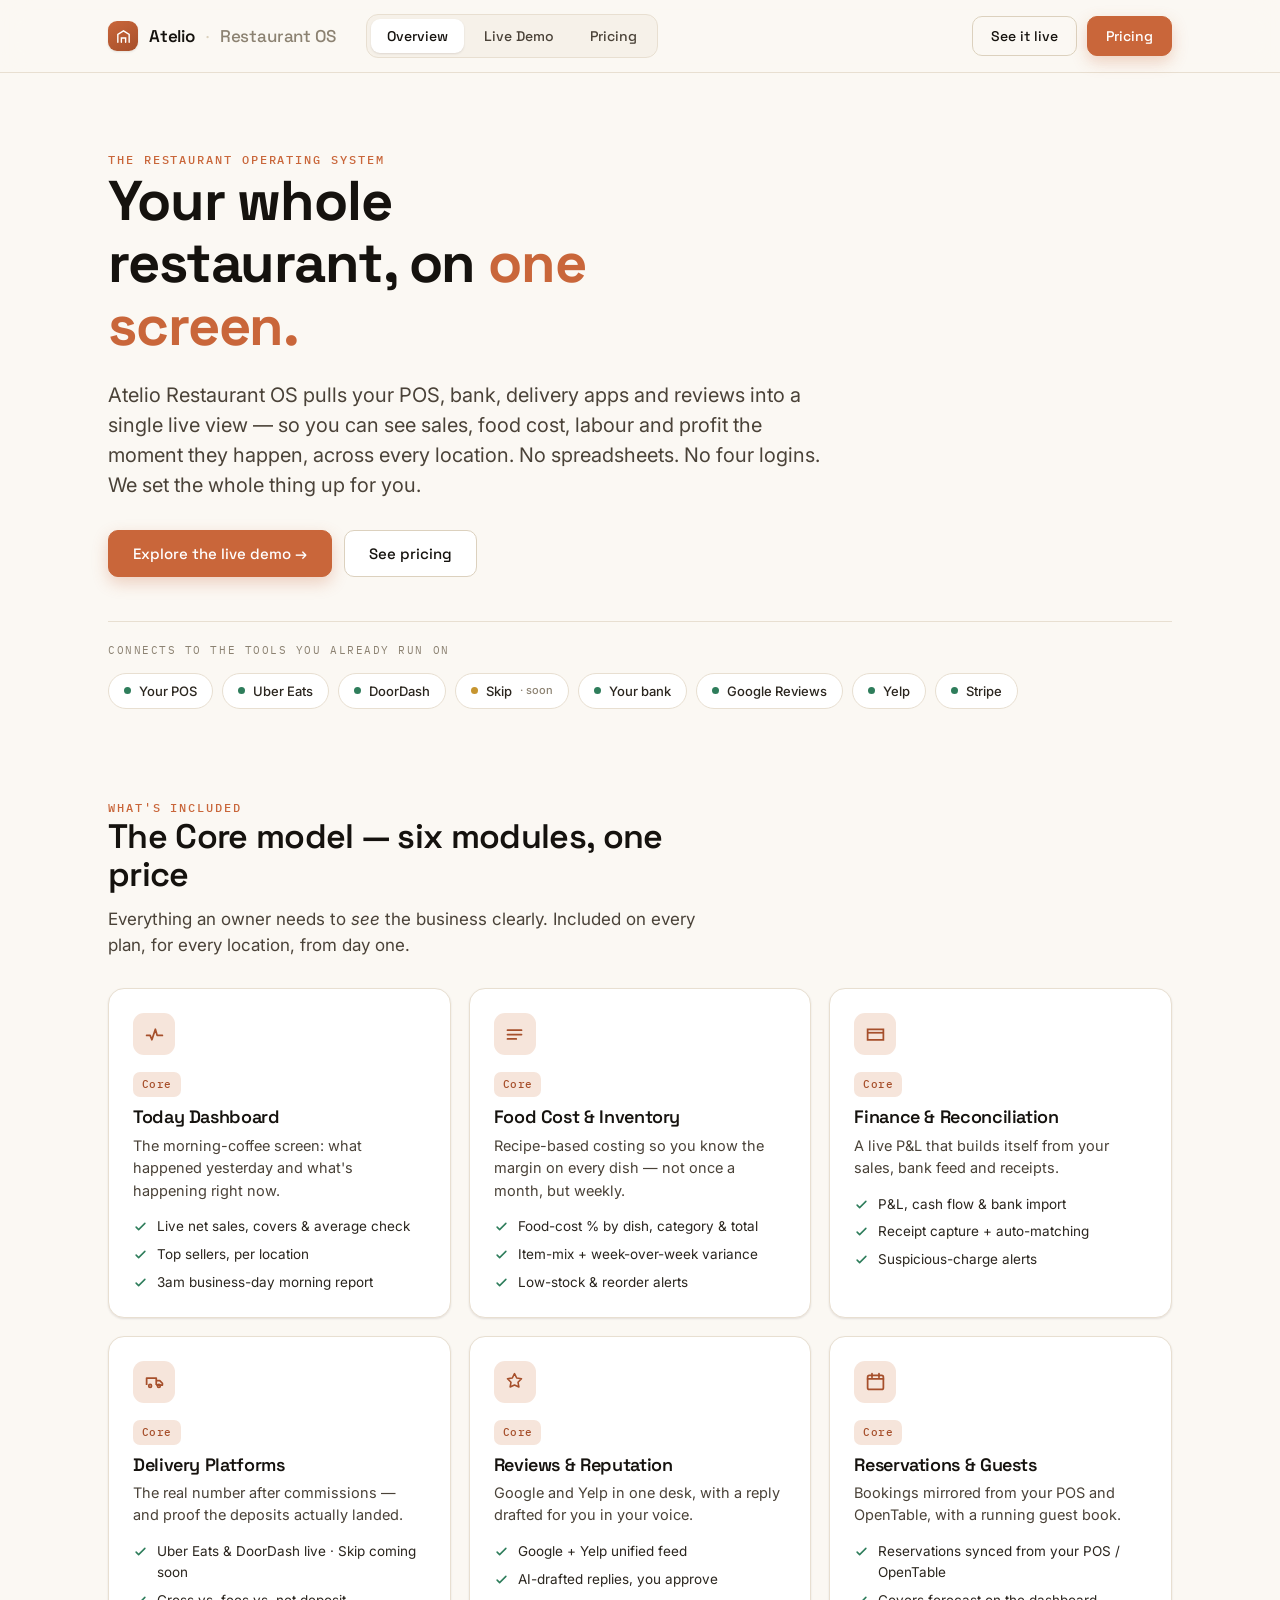
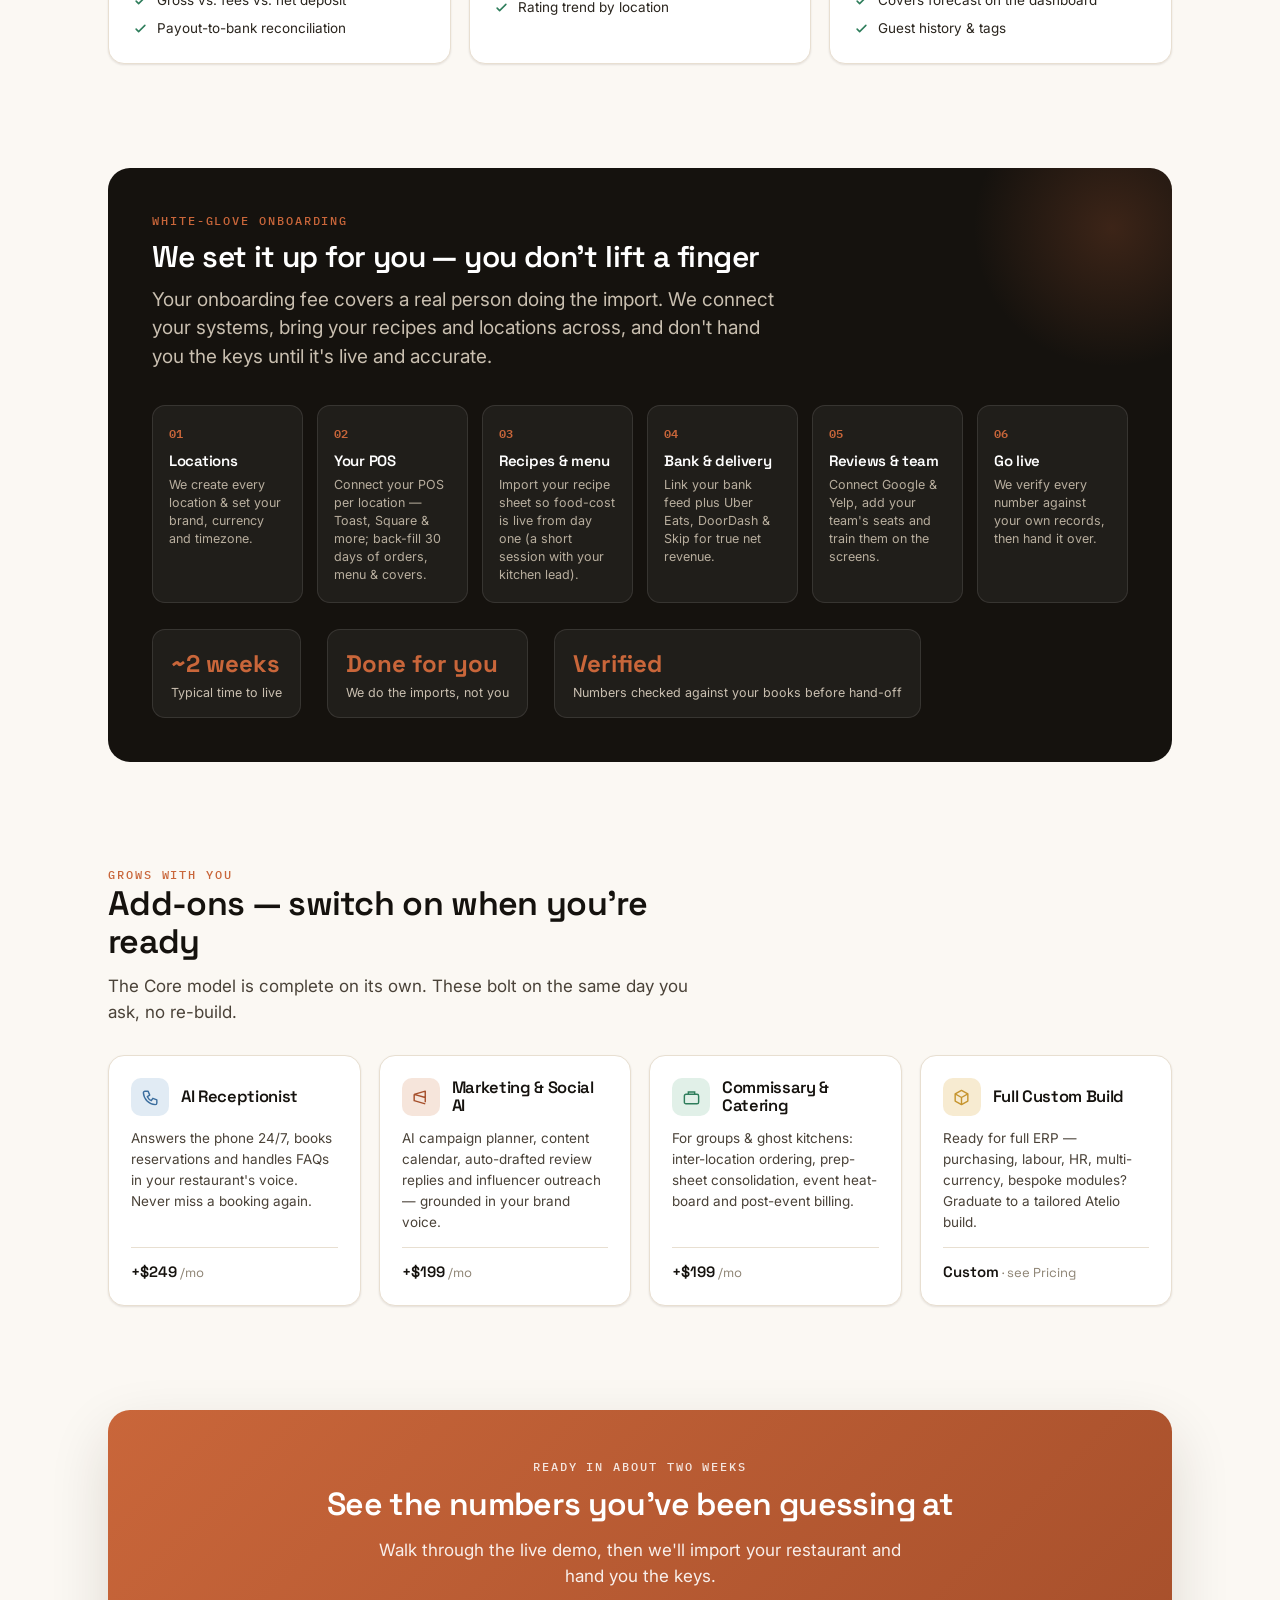
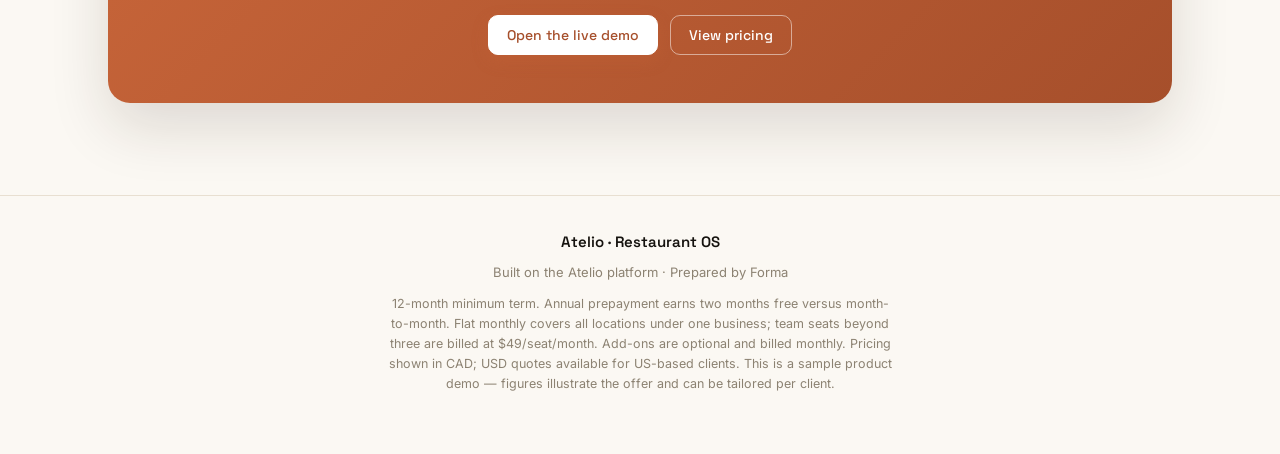
<file: index.html>
<!DOCTYPE html>
<html lang="en">
<head>
<meta charset="UTF-8">
<meta name="viewport" content="width=device-width, initial-scale=1.0">
<title>Atelio · Restaurant OS — Product Demo</title>
<link rel="preconnect" href="https://fonts.googleapis.com">
<link rel="preconnect" href="https://fonts.gstatic.com" crossorigin>
<link href="https://fonts.googleapis.com/css2?family=Space+Grotesk:wght@400;500;600;700&family=Inter:wght@400;500;600;700&family=IBM+Plex+Mono:wght@400;500;600&display=swap" rel="stylesheet">
<style>
  :root{
    --ink:#15120E; --ink-2:#2A251E; --ink-3:#4A4238;
    --paper:#FBF8F3; --surface:#FFFFFF; --surface-2:#F6F1E9;
    --line:#E8DFD1; --line-2:#DCD1BE;
    --muted:#8C8272; --muted-2:#A79C89;
    --accent:#C9663A; --accent-d:#A64F2B; --accent-soft:#F6E5DB;
    --green:#2E7D5B; --green-soft:#E1F0E8;
    --amber:#C6952F; --amber-soft:#F7EBD1;
    --red:#C0503A; --red-soft:#F7E2DC;
    --blue:#3C6E9E; --blue-soft:#E1EBF4;
    --shadow-sm:0 1px 2px rgba(30,20,10,.06),0 1px 3px rgba(30,20,10,.05);
    --shadow:0 6px 24px rgba(40,28,14,.08),0 2px 6px rgba(40,28,14,.05);
    --shadow-lg:0 24px 60px rgba(40,28,14,.14);
    --r:16px; --r-sm:11px;
    --font-d:'Space Grotesk',sans-serif; --font:'Inter',sans-serif; --font-m:'IBM Plex Mono',monospace;
  }
  *{box-sizing:border-box;margin:0;padding:0}
  html{scroll-behavior:smooth}
  body{font-family:var(--font);background:var(--paper);color:var(--ink);line-height:1.55;-webkit-font-smoothing:antialiased}
  h1,h2,h3,h4{font-family:var(--font-d);font-weight:600;line-height:1.12;letter-spacing:-.02em}
  a{color:inherit;text-decoration:none}
  .mono{font-family:var(--font-m)}
  .wrap{max-width:1120px;margin:0 auto;padding:0 28px}

  /* ---- top bar ---- */
  .topbar{position:sticky;top:0;z-index:50;background:rgba(251,248,243,.86);backdrop-filter:blur(14px);border-bottom:1px solid var(--line)}
  .topbar-in{max-width:1120px;margin:0 auto;padding:14px 28px;display:flex;align-items:center;gap:22px}
  .brand{display:flex;align-items:center;gap:11px;font-family:var(--font-d);font-weight:600;font-size:17px;letter-spacing:-.01em}
  .logo{width:30px;height:30px;border-radius:9px;background:linear-gradient(150deg,var(--accent),var(--accent-d));display:grid;place-items:center;box-shadow:var(--shadow-sm)}
  .logo svg{width:17px;height:17px}
  .brand .sep{color:var(--line-2);font-weight:400}
  .brand .prod{color:var(--muted);font-weight:500}
  .tabs{display:flex;gap:4px;margin-left:8px;background:var(--surface-2);padding:4px;border-radius:12px;border:1px solid var(--line)}
  .tab{font-family:var(--font-d);font-weight:500;font-size:14px;color:var(--ink-3);padding:8px 16px;border-radius:9px;cursor:pointer;border:none;background:transparent;transition:.16s}
  .tab:hover{color:var(--ink)}
  .tab.active{background:var(--surface);color:var(--ink);box-shadow:var(--shadow-sm)}
  .top-cta{margin-left:auto;display:flex;gap:10px;align-items:center}
  .btn{font-family:var(--font-d);font-weight:500;font-size:14px;padding:10px 18px;border-radius:10px;border:1px solid var(--line-2);background:var(--surface);color:var(--ink);cursor:pointer;transition:.16s;white-space:nowrap}
  .btn:hover{border-color:var(--muted-2);transform:translateY(-1px)}
  .btn.primary{background:var(--accent);border-color:var(--accent);color:#fff;box-shadow:0 6px 16px rgba(201,102,58,.28)}
  .btn.primary:hover{background:var(--accent-d)}
  .btn.ghost{background:transparent}
  @media(max-width:860px){.tabs{margin-left:0}.top-cta{display:none}.topbar-in{flex-wrap:wrap;gap:12px}}

  .view{display:none;animation:fade .35s ease}
  .view.active{display:block}
  @keyframes fade{from{opacity:0;transform:translateY(6px)}to{opacity:1;transform:none}}

  .eyebrow{font-family:var(--font-m);font-size:12px;letter-spacing:.16em;text-transform:uppercase;color:var(--accent);font-weight:500}
  .lead{font-size:19px;color:var(--ink-3);line-height:1.5}

  /* ---- hero ---- */
  .hero{padding:78px 0 30px;position:relative}
  .hero h1{font-size:56px;font-weight:700;max-width:16ch}
  .hero h1 em{font-style:normal;color:var(--accent)}
  .hero .lead{margin-top:22px;max-width:56ch;font-size:20px}
  .hero-cta{margin-top:30px;display:flex;gap:12px;flex-wrap:wrap}
  .hero-cta .btn{padding:13px 24px;font-size:15px}
  @media(max-width:720px){.hero h1{font-size:38px}.hero{padding:48px 0 20px}}

  .connectstrip{margin-top:44px;padding:20px 0 8px;border-top:1px solid var(--line)}
  .connectstrip .cs-label{font-family:var(--font-m);font-size:11px;letter-spacing:.14em;text-transform:uppercase;color:var(--muted);margin-bottom:14px}
  .chips{display:flex;flex-wrap:wrap;gap:9px}
  .chip{font-size:13px;font-weight:500;color:var(--ink-2);background:var(--surface);border:1px solid var(--line);border-radius:999px;padding:7px 15px;display:flex;align-items:center;gap:8px}
  .chip .dot{width:7px;height:7px;border-radius:50%;background:var(--green)}

  .sec{padding:52px 0}
  .sec-head{max-width:60ch;margin-bottom:30px}
  .sec-head h2{font-size:34px;font-weight:600}
  .sec-head p{margin-top:12px;font-size:17px;color:var(--ink-3)}
  .sec-head.center{margin-left:auto;margin-right:auto;text-align:center}

  /* ---- module cards ---- */
  .grid{display:grid;gap:18px}
  .g3{grid-template-columns:repeat(3,1fr)}
  .g2{grid-template-columns:repeat(2,1fr)}
  .g4{grid-template-columns:repeat(4,1fr)}
  @media(max-width:900px){.g3,.g4{grid-template-columns:repeat(2,1fr)}}
  @media(max-width:620px){.g3,.g4,.g2{grid-template-columns:1fr}}
  .card{background:var(--surface);border:1px solid var(--line);border-radius:var(--r);padding:24px;box-shadow:var(--shadow-sm);transition:.18s}
  .card:hover{box-shadow:var(--shadow);transform:translateY(-2px);border-color:var(--line-2)}
  .m-ico{width:42px;height:42px;border-radius:11px;display:grid;place-items:center;margin-bottom:15px;background:var(--accent-soft);color:var(--accent-d)}
  .m-ico svg{width:21px;height:21px}
  .card h3{font-size:18px;margin-bottom:7px}
  .card .desc{font-size:14.5px;color:var(--ink-3);margin-bottom:14px}
  .feat{list-style:none;display:flex;flex-direction:column;gap:7px}
  .feat li{font-size:13.5px;color:var(--ink-2);display:flex;gap:9px;align-items:flex-start}
  .feat li svg{width:15px;height:15px;color:var(--green);flex-shrink:0;margin-top:3px}
  .badge{display:inline-block;font-family:var(--font-m);font-size:11px;font-weight:500;letter-spacing:.04em;padding:4px 9px;border-radius:7px;background:var(--green-soft);color:var(--green)}
  .badge.core{background:var(--accent-soft);color:var(--accent-d)}

  /* ---- onboarding stepper ---- */
  .onb{background:var(--ink);color:#F3ECE2;border-radius:22px;padding:44px;position:relative;overflow:hidden}
  .onb::after{content:"";position:absolute;right:-80px;top:-80px;width:280px;height:280px;background:radial-gradient(circle,rgba(201,102,58,.22),transparent 70%)}
  .onb h2{color:#fff;font-size:30px}
  .onb .lead{color:#C9BFB0;max-width:52ch;margin-top:12px;position:relative}
  .steps{margin-top:34px;display:grid;grid-template-columns:repeat(6,1fr);gap:14px;position:relative}
  @media(max-width:900px){.steps{grid-template-columns:repeat(3,1fr)}}
  @media(max-width:560px){.steps{grid-template-columns:repeat(2,1fr)}}
  .step{background:rgba(255,255,255,.05);border:1px solid rgba(255,255,255,.1);border-radius:13px;padding:18px 16px}
  .step .n{font-family:var(--font-m);font-size:12px;color:var(--accent);font-weight:600;margin-bottom:10px}
  .step h4{font-size:15px;color:#fff;margin-bottom:6px}
  .step p{font-size:12.5px;color:#B8AE9E;line-height:1.45}
  .onb-foot{margin-top:26px;display:flex;gap:26px;flex-wrap:wrap;align-items:center;position:relative}
  .onb-foot .kpi{display:flex;flex-direction:column;background:rgba(255,255,255,.05);border:1px solid rgba(255,255,255,.1);border-radius:13px;padding:15px 18px}
  .onb-foot .kpi b{font-family:var(--font-d);font-size:24px;color:var(--accent)}
  .onb-foot .kpi span{font-size:12.5px;color:#C9BFB0}

  /* ---- add-ons ---- */
  .addon{background:var(--surface);border:1px solid var(--line);border-radius:var(--r);padding:22px;display:flex;flex-direction:column;box-shadow:var(--shadow-sm);transition:.18s}
  .addon:hover{box-shadow:var(--shadow);transform:translateY(-2px)}
  .addon .a-top{display:flex;align-items:center;gap:12px;margin-bottom:12px}
  .a-ico{width:38px;height:38px;border-radius:10px;display:grid;place-items:center;flex-shrink:0}
  .a-ico svg{width:19px;height:19px}
  .addon h3{font-size:16.5px}
  .addon p{font-size:13.5px;color:var(--ink-3);flex:1;margin-bottom:14px}
  .addon .price{font-family:var(--font-d);font-weight:600;font-size:15px;color:var(--ink);padding-top:12px;border-top:1px solid var(--line)}
  .addon .price span{color:var(--muted);font-weight:400;font-size:13px}

  /* ---- generic band ---- */
  .band{background:linear-gradient(135deg,var(--accent),var(--accent-d));border-radius:22px;padding:48px;text-align:center;color:#fff;box-shadow:var(--shadow-lg)}
  .band h2{color:#fff;font-size:32px}
  .band p{color:rgba(255,255,255,.9);max-width:50ch;margin:14px auto 0;font-size:17px}
  .band .btn{margin-top:26px}
  .band .btn.primary{background:#fff;color:var(--accent-d);border-color:#fff}
  .band .btn.ghost{background:transparent;border-color:rgba(255,255,255,.5);color:#fff}

  /* =========== LIVE DEMO =========== */
  .demo-frame{margin:26px 0 10px;border:1px solid var(--line-2);border-radius:20px;overflow:hidden;box-shadow:var(--shadow-lg);background:var(--surface)}
  .demo-chrome{display:flex;align-items:center;gap:12px;padding:11px 16px;background:var(--ink);border-bottom:1px solid rgba(0,0,0,.2)}
  .dots{display:flex;gap:7px}
  .dots i{width:11px;height:11px;border-radius:50%;display:block}
  .dots i:nth-child(1){background:#E5654B}.dots i:nth-child(2){background:#E5B23A}.dots i:nth-child(3){background:#54B36A}
  .demo-url{flex:1;background:rgba(255,255,255,.08);color:#C9BFB0;font-family:var(--font-m);font-size:12px;padding:6px 13px;border-radius:8px;text-align:center;max-width:340px;margin:0 auto}
  .demo-tag{font-family:var(--font-m);font-size:10.5px;letter-spacing:.1em;background:var(--accent);color:#fff;padding:4px 9px;border-radius:6px;font-weight:600}
  .app{display:flex;min-height:560px;background:var(--surface-2)}
  .side{width:216px;background:var(--surface);border-right:1px solid var(--line);padding:16px 12px;flex-shrink:0}
  .side .app-brand{display:flex;align-items:center;gap:9px;padding:6px 8px 16px;font-family:var(--font-d);font-weight:600;font-size:14px;border-bottom:1px solid var(--line);margin-bottom:12px}
  .side .app-brand .logo{width:24px;height:24px;border-radius:7px}
  .side .app-brand .logo svg{width:13px;height:13px}
  .navitem{display:flex;align-items:center;gap:11px;padding:10px 11px;border-radius:9px;font-size:13.5px;font-weight:500;color:var(--ink-3);cursor:pointer;transition:.14s;margin-bottom:2px}
  .navitem svg{width:17px;height:17px;opacity:.75}
  .navitem:hover{background:var(--surface-2);color:var(--ink)}
  .navitem.active{background:var(--accent-soft);color:var(--accent-d)}
  .navitem.active svg{opacity:1}
  .side-foot{margin-top:14px;padding-top:12px;border-top:1px solid var(--line)}
  .side-foot .u{display:flex;align-items:center;gap:9px;padding:7px 8px}
  .avatar{width:28px;height:28px;border-radius:50%;background:var(--blue);color:#fff;display:grid;place-items:center;font-size:12px;font-weight:600;font-family:var(--font-d)}
  .side-foot .u span{font-size:12.5px;font-weight:500}
  .side-foot .u small{display:block;color:var(--muted);font-size:11px;font-weight:400}

  .main{flex:1;padding:22px 24px;overflow:hidden}
  .main-head{display:flex;align-items:center;justify-content:space-between;margin-bottom:20px;flex-wrap:wrap;gap:12px}
  .main-head h2{font-size:22px}
  .main-head .sub{font-size:13px;color:var(--muted);margin-top:3px}
  .locsw{display:flex;gap:3px;background:var(--surface);border:1px solid var(--line);border-radius:10px;padding:3px}
  .locsw button{font-family:var(--font);font-size:12.5px;font-weight:500;color:var(--ink-3);background:transparent;border:none;padding:7px 12px;border-radius:7px;cursor:pointer;transition:.14s}
  .locsw button.active{background:var(--ink);color:#fff}

  .screen{display:none}.screen.active{display:block;animation:fade .3s ease}
  .kpirow{display:grid;grid-template-columns:repeat(4,1fr);gap:13px;margin-bottom:18px}
  @media(max-width:760px){.kpirow{grid-template-columns:repeat(2,1fr)}.side{display:none}}
  .kpi{background:var(--surface);border:1px solid var(--line);border-radius:13px;padding:15px 16px}
  .kpi .lbl{font-size:11.5px;color:var(--muted);font-weight:500;text-transform:uppercase;letter-spacing:.05em}
  .kpi .val{font-family:var(--font-d);font-weight:600;font-size:25px;margin-top:5px;letter-spacing:-.02em}
  .kpi .val small{font-size:14px;color:var(--muted);font-weight:400}
  .kpi .trend{font-family:var(--font-m);font-size:11.5px;margin-top:6px;font-weight:500}
  .up{color:var(--green)}.down{color:var(--red)}.flat{color:var(--muted)}

  .panels{display:grid;grid-template-columns:1.6fr 1fr;gap:16px}
  @media(max-width:760px){.panels{grid-template-columns:1fr}}
  .panel{background:var(--surface);border:1px solid var(--line);border-radius:13px;padding:18px}
  .panel h3{font-size:14px;font-weight:600;margin-bottom:2px;display:flex;align-items:center;justify-content:space-between}
  .panel h3 .tiny{font-family:var(--font-m);font-size:11px;color:var(--muted);font-weight:400}
  .panel .psub{font-size:12px;color:var(--muted);margin-bottom:15px}

  /* bar chart */
  .bars{display:flex;align-items:flex-end;gap:7px;height:120px;padding-top:8px}
  .bars .b{flex:1;display:flex;flex-direction:column;justify-content:flex-end;align-items:center;gap:6px;height:100%}
  .bars .b i{width:100%;max-width:26px;background:linear-gradient(var(--accent),var(--accent-d));border-radius:5px 5px 0 0;display:block;transition:height .5s ease}
  .bars .b span{font-size:10px;color:var(--muted);font-family:var(--font-m)}
  .bars .b.peak i{background:linear-gradient(var(--green),#256b4c)}

  .lst{list-style:none;display:flex;flex-direction:column;gap:2px}
  .lrow{display:flex;align-items:center;gap:12px;padding:9px 6px;border-radius:8px}
  .lrow:hover{background:var(--surface-2)}
  .lrow .rk{font-family:var(--font-m);font-size:12px;color:var(--muted);width:16px}
  .lrow .nm{flex:1;font-size:13.5px;font-weight:500}
  .lrow .nm small{display:block;color:var(--muted);font-weight:400;font-size:11.5px}
  .lrow .amt{font-family:var(--font-m);font-size:13px;font-weight:500}
  .miniprog{height:6px;border-radius:4px;background:var(--surface-2);overflow:hidden;margin-top:5px}
  .miniprog i{display:block;height:100%;border-radius:4px;background:var(--accent)}

  .alertcard{background:var(--red-soft);border:1px solid #EBC3B7;border-radius:11px;padding:13px 15px;display:flex;gap:12px;align-items:flex-start;margin-top:15px}
  .alertcard svg{width:18px;height:18px;color:var(--red);flex-shrink:0;margin-top:1px}
  .alertcard b{font-size:13px}.alertcard p{font-size:12.5px;color:var(--ink-3);margin-top:2px}

  .report{font-size:13px;color:var(--ink-2);line-height:1.6}
  .report .r-item{display:flex;gap:10px;padding:8px 0;border-bottom:1px dashed var(--line)}
  .report .r-item:last-child{border:none}
  .report .r-item svg{width:15px;height:15px;flex-shrink:0;margin-top:3px;color:var(--accent)}

  /* gauge */
  .gauge-wrap{display:flex;align-items:center;gap:22px}
  .gauge{width:120px;height:120px;flex-shrink:0;position:relative}
  .gauge svg{transform:rotate(-90deg)}
  .gauge .gc{position:absolute;inset:0;display:grid;place-items:center;text-align:center}
  .gauge .gc b{font-family:var(--font-d);font-size:26px;font-weight:600}
  .gauge .gc span{font-size:11px;color:var(--muted);display:block}

  table.dt{width:100%;border-collapse:collapse}
  table.dt th{text-align:left;font-size:10.5px;text-transform:uppercase;letter-spacing:.05em;color:var(--muted);font-weight:600;padding:8px 10px;border-bottom:1px solid var(--line)}
  table.dt td{padding:11px 10px;font-size:13px;border-bottom:1px solid var(--line)}
  table.dt td.num{font-family:var(--font-m);text-align:right}
  table.dt tr:last-child td{border:none}
  .pill{font-family:var(--font-m);font-size:11px;padding:3px 8px;border-radius:6px;font-weight:500}
  .pill.g{background:var(--green-soft);color:var(--green)}
  .pill.a{background:var(--amber-soft);color:var(--amber)}
  .pill.r{background:var(--red-soft);color:var(--red)}

  .platcard{border:1px solid var(--line);border-radius:12px;padding:16px;background:var(--surface)}
  .platcard .ph{display:flex;align-items:center;justify-content:space-between;margin-bottom:12px}
  .platcard .ph b{font-size:14px;font-family:var(--font-d)}
  .platcard .prow{display:flex;justify-content:space-between;font-size:12.5px;padding:5px 0}
  .platcard .prow span{color:var(--muted)}
  .platcard .prow .v{font-family:var(--font-m);color:var(--ink)}
  .platcard .prow.net{border-top:1px solid var(--line);margin-top:6px;padding-top:9px;font-weight:600}
  .platcard .prow.net .v{color:var(--green)}

  .review{border:1px solid var(--line);border-radius:12px;padding:15px 16px;margin-bottom:12px;background:var(--surface)}
  .review .rvh{display:flex;align-items:center;gap:10px;margin-bottom:8px}
  .review .rvh .src{font-family:var(--font-m);font-size:10.5px;padding:3px 7px;border-radius:5px;background:var(--surface-2);color:var(--ink-3)}
  .stars{color:var(--amber);font-size:13px;letter-spacing:1px}
  .review .who{font-size:13px;font-weight:600;margin-left:auto;color:var(--muted)}
  .review .body{font-size:13px;color:var(--ink-2);line-height:1.5}
  .review .btn-sm{margin-top:10px;font-family:var(--font-d);font-size:12px;font-weight:500;padding:7px 13px;border-radius:8px;border:1px solid var(--line-2);background:var(--surface);color:var(--accent-d);cursor:pointer;transition:.14s;display:inline-flex;align-items:center;gap:7px}
  .review .btn-sm:hover{background:var(--accent-soft);border-color:var(--accent)}
  .aidraft{margin-top:11px;background:var(--accent-soft);border:1px solid #EAD3C4;border-radius:9px;padding:12px 13px;font-size:12.5px;color:var(--ink-2);display:none}
  .aidraft.show{display:block;animation:fade .3s}
  .aidraft .dl{font-family:var(--font-m);font-size:10px;letter-spacing:.08em;text-transform:uppercase;color:var(--accent-d);margin-bottom:6px;display:flex;align-items:center;gap:6px}

  .pl-tbl{width:100%;border-collapse:collapse}
  .pl-tbl td{padding:10px 8px;font-size:13.5px;border-bottom:1px solid var(--line)}
  .pl-tbl td.num{font-family:var(--font-m);text-align:right}
  .pl-tbl tr.tot td{font-weight:600;border-top:2px solid var(--line-2);border-bottom:none;font-size:15px}
  .pl-tbl tr.tot td.num{color:var(--green)}
  .pl-tbl .ind{padding-left:22px;color:var(--ink-3)}

  /* =========== PRICING =========== */
  .price-hero{text-align:center;padding:56px 0 20px}
  .price-hero h1{font-size:44px}
  .price-hero .lead{margin:16px auto 0;max-width:52ch}
  .toggle{display:inline-flex;gap:4px;background:var(--surface);border:1px solid var(--line);border-radius:11px;padding:4px;margin:26px auto 0}
  .toggle button{font-family:var(--font-d);font-weight:500;font-size:13.5px;color:var(--ink-3);background:transparent;border:none;padding:9px 18px;border-radius:8px;cursor:pointer;transition:.14s}
  .toggle button.active{background:var(--ink);color:#fff}
  .toggle .save{font-size:11px;color:var(--green);font-weight:600;margin-left:4px}

  .plan-main{display:grid;grid-template-columns:1.15fr .85fr;gap:22px;margin-top:8px}
  @media(max-width:820px){.plan-main{grid-template-columns:1fr}}
  .plan{background:var(--surface);border:2px solid var(--accent);border-radius:20px;padding:32px;box-shadow:var(--shadow);position:relative}
  .plan .tagtop{position:absolute;top:-13px;left:32px;background:var(--accent);color:#fff;font-family:var(--font-m);font-size:11px;letter-spacing:.08em;padding:5px 13px;border-radius:8px;font-weight:600}
  .plan h3{font-size:22px;margin-bottom:4px}
  .plan .pdesc{font-size:14px;color:var(--ink-3);margin-bottom:20px}
  .bigprice{display:flex;align-items:baseline;gap:6px}
  .bigprice .cur{font-family:var(--font-d);font-size:22px;font-weight:500;color:var(--ink-3)}
  .bigprice .amt{font-family:var(--font-d);font-size:52px;font-weight:700;letter-spacing:-.03em}
  .bigprice .per{font-size:15px;color:var(--muted)}
  .setup-line{margin-top:8px;font-size:14px;color:var(--ink-3)}
  .setup-line b{font-family:var(--font-d);color:var(--ink)}
  .incl{list-style:none;margin-top:22px;display:flex;flex-direction:column;gap:11px}
  .incl li{display:flex;gap:11px;font-size:14px;align-items:flex-start}
  .incl li svg{width:17px;height:17px;color:var(--green);flex-shrink:0;margin-top:3px}

  .calc{background:var(--ink);color:#F3ECE2;border-radius:20px;padding:30px}
  .calc h3{color:#fff;font-size:18px;margin-bottom:5px}
  .calc .cs{font-size:13px;color:#B8AE9E;margin-bottom:22px}
  .seatrow{display:flex;align-items:center;justify-content:space-between;margin-bottom:18px}
  .seatrow .sl{font-size:13.5px;color:#E5DCCE}
  .stepper{display:flex;align-items:center;gap:0;background:rgba(255,255,255,.08);border:1px solid rgba(255,255,255,.14);border-radius:10px;overflow:hidden}
  .stepper button{background:transparent;border:none;color:#fff;font-size:18px;width:38px;height:38px;cursor:pointer;transition:.14s}
  .stepper button:hover{background:rgba(255,255,255,.1)}
  .stepper .cnt{width:44px;text-align:center;font-family:var(--font-d);font-weight:600;font-size:17px}
  .calc-line{display:flex;justify-content:space-between;font-size:13.5px;padding:9px 0;border-bottom:1px solid rgba(255,255,255,.09);color:#C9BFB0}
  .calc-line .v{font-family:var(--font-m);color:#fff}
  .calc-tot{display:flex;justify-content:space-between;align-items:baseline;margin-top:16px;padding-top:14px;border-top:1px solid rgba(255,255,255,.18)}
  .calc-tot .tl{font-family:var(--font-d);font-size:15px;color:#fff}
  .calc-tot .tv{font-family:var(--font-d);font-size:30px;font-weight:700;color:#fff}
  .calc-tot .tv small{font-size:14px;color:#B8AE9E;font-weight:400}
  .calc-note{font-size:11.5px;color:#9C9284;margin-top:12px;line-height:1.5}

  .addon-tbl{width:100%;border-collapse:collapse;background:var(--surface);border:1px solid var(--line);border-radius:var(--r);overflow:hidden}
  .addon-tbl th{text-align:left;font-size:11px;text-transform:uppercase;letter-spacing:.05em;color:var(--muted);font-weight:600;padding:14px 20px;background:var(--surface-2);border-bottom:1px solid var(--line)}
  .addon-tbl td{padding:16px 20px;font-size:14px;border-bottom:1px solid var(--line);vertical-align:top}
  .addon-tbl tr:last-child td{border-bottom:none}
  .addon-tbl .an{font-family:var(--font-d);font-weight:600;font-size:14.5px}
  .addon-tbl .ad{color:var(--ink-3);font-size:13px;margin-top:3px}
  .addon-tbl .ap{font-family:var(--font-d);font-weight:600;white-space:nowrap;text-align:right;color:var(--accent-d)}
  .addon-tbl .ap small{display:block;color:var(--muted);font-weight:400;font-size:11.5px}

  .cmp{width:100%;border-collapse:collapse;background:var(--surface);border:1px solid var(--line);border-radius:var(--r);overflow:hidden}
  .cmp th,.cmp td{padding:15px 18px;font-size:13.5px;border-bottom:1px solid var(--line);text-align:left}
  .cmp th{font-family:var(--font-d);font-size:14px;font-weight:600;background:var(--surface-2)}
  .cmp th.us{background:var(--accent);color:#fff}
  .cmp td.us{background:var(--accent-soft);font-weight:500}
  .cmp td:first-child{font-weight:500;color:var(--ink-2)}
  .cmp tr:last-child td{border-bottom:none}
  .cmp .x{color:var(--muted)}
  @media(max-width:720px){.cmp{font-size:12px}.cmp th,.cmp td{padding:11px 10px}}

  .upgrade{background:var(--surface-2);border:1px solid var(--line);border-radius:20px;padding:34px;display:flex;gap:28px;align-items:center;flex-wrap:wrap}
  .upgrade .ut{flex:1;min-width:260px}
  .upgrade h3{font-size:22px;margin-bottom:8px}
  .upgrade p{font-size:14.5px;color:var(--ink-3)}
  .upgrade .uprice{text-align:right}
  .upgrade .uprice b{font-family:var(--font-d);font-size:20px;display:block}
  .upgrade .uprice span{font-size:13px;color:var(--muted)}

  .foot{border-top:1px solid var(--line);margin-top:40px;padding:34px 0 60px;text-align:center;color:var(--muted);font-size:13px}
  .foot .fl{font-family:var(--font-d);font-weight:600;color:var(--ink);font-size:15px;margin-bottom:8px}
  .terms{max-width:64ch;margin:12px auto 0;font-size:12.5px;line-height:1.6}

  .anchor{scroll-margin-top:90px}
  /* ---- mobile ---- */
  @media(max-width:760px){
    .app{flex-direction:column;min-height:0}
    .side{display:flex;flex-direction:row;width:100%;overflow-x:auto;border-right:none;border-bottom:1px solid var(--line);padding:8px 10px;gap:4px;-webkit-overflow-scrolling:touch}
    .side .app-brand,.side .side-foot{display:none}
    .navitem{flex:0 0 auto;margin-bottom:0;white-space:nowrap}
    .navitem span{display:none}
    .kpirow{grid-template-columns:repeat(2,1fr)!important}
    table.dt{display:block;overflow-x:auto;white-space:nowrap;-webkit-overflow-scrolling:touch}
    .cmp,.addon-tbl{display:block;overflow-x:auto;-webkit-overflow-scrolling:touch}
    .locsw{flex-wrap:wrap}
    .main{padding:16px 14px}
    .plan-main{gap:16px}
  }
</style>
</head>
<body>

<div class="topbar">
  <div class="topbar-in">
    <div class="brand">
      <span class="logo"><svg viewBox="0 0 24 24" fill="none"><path d="M4 20V9l8-5 8 5v11" stroke="#fff" stroke-width="2" stroke-linjoin="round" stroke-linecap="round"/><path d="M9 20v-6h6v6" stroke="#fff" stroke-width="2" stroke-linecap="round"/></svg></span>
      Atelio <span class="sep">·</span> <span class="prod">Restaurant OS</span>
    </div>
    <div class="tabs">
      <button class="tab active" data-view="overview">Overview</button>
      <button class="tab" data-view="demo">Live Demo</button>
      <button class="tab" data-view="pricing">Pricing</button>
    </div>
    <div class="top-cta">
      <button class="btn ghost" data-view="demo">See it live</button>
      <button class="btn primary" data-view="pricing">Pricing</button>
    </div>
  </div>
</div>

<!-- ============ OVERVIEW ============ -->
<div class="view active" id="overview">
  <div class="wrap">
    <section class="hero">
      <div class="eyebrow">The restaurant operating system</div>
      <h1>Your whole restaurant, on <em>one screen.</em></h1>
      <p class="lead">Atelio Restaurant OS pulls your POS, bank, delivery apps and reviews into a single live view — so you can see sales, food cost, labour and profit the moment they happen, across every location. No spreadsheets. No four logins. We set the whole thing up for you.</p>
      <div class="hero-cta">
        <button class="btn primary" data-view="demo">Explore the live demo →</button>
        <button class="btn" data-view="pricing">See pricing</button>
      </div>
      <div class="connectstrip">
        <div class="cs-label">Connects to the tools you already run on</div>
        <div class="chips">
          <span class="chip"><span class="dot"></span>Your POS</span>
          <span class="chip"><span class="dot"></span>Uber Eats</span>
          <span class="chip"><span class="dot"></span>DoorDash</span>
          <span class="chip"><span class="dot" style="background:var(--amber)"></span>Skip <span style="color:var(--muted);font-size:11px">· soon</span></span>
          <span class="chip"><span class="dot"></span>Your bank</span>
          <span class="chip"><span class="dot"></span>Google Reviews</span>
          <span class="chip"><span class="dot"></span>Yelp</span>
          <span class="chip"><span class="dot"></span>Stripe</span>
        </div>
      </div>
    </section>

    <!-- CORE MODULES -->
    <section class="sec anchor" id="core">
      <div class="sec-head">
        <div class="eyebrow">What's included</div>
        <h2>The Core model — six modules, one price</h2>
        <p>Everything an owner needs to <em>see</em> the business clearly. Included on every plan, for every location, from day one.</p>
      </div>
      <div class="grid g3">
        <div class="card">
          <div class="m-ico"><svg viewBox="0 0 24 24" fill="none"><path d="M3 13h4l2 5 4-12 2 7h6" stroke="currentColor" stroke-width="2" stroke-linecap="round" stroke-linejoin="round"/></svg></div>
          <span class="badge core">Core</span>
          <h3 style="margin-top:10px">Today Dashboard</h3>
          <p class="desc">The morning-coffee screen: what happened yesterday and what's happening right now.</p>
          <ul class="feat">
            <li><svg viewBox="0 0 24 24" fill="none"><path d="M5 13l4 4L19 7" stroke="currentColor" stroke-width="2.5" stroke-linecap="round" stroke-linejoin="round"/></svg>Live net sales, covers & average check</li>
            <li><svg viewBox="0 0 24 24" fill="none"><path d="M5 13l4 4L19 7" stroke="currentColor" stroke-width="2.5" stroke-linecap="round" stroke-linejoin="round"/></svg>Top sellers, per location</li>
            <li><svg viewBox="0 0 24 24" fill="none"><path d="M5 13l4 4L19 7" stroke="currentColor" stroke-width="2.5" stroke-linecap="round" stroke-linejoin="round"/></svg>3am business-day morning report</li>
          </ul>
        </div>
        <div class="card">
          <div class="m-ico"><svg viewBox="0 0 24 24" fill="none"><path d="M4 7h16M4 12h16M4 17h10" stroke="currentColor" stroke-width="2" stroke-linecap="round"/></svg></div>
          <span class="badge core">Core</span>
          <h3 style="margin-top:10px">Food Cost & Inventory</h3>
          <p class="desc">Recipe-based costing so you know the margin on every dish — not once a month, but weekly.</p>
          <ul class="feat">
            <li><svg viewBox="0 0 24 24" fill="none"><path d="M5 13l4 4L19 7" stroke="currentColor" stroke-width="2.5" stroke-linecap="round" stroke-linejoin="round"/></svg>Food-cost % by dish, category & total</li>
            <li><svg viewBox="0 0 24 24" fill="none"><path d="M5 13l4 4L19 7" stroke="currentColor" stroke-width="2.5" stroke-linecap="round" stroke-linejoin="round"/></svg>Item-mix + week-over-week variance</li>
            <li><svg viewBox="0 0 24 24" fill="none"><path d="M5 13l4 4L19 7" stroke="currentColor" stroke-width="2.5" stroke-linecap="round" stroke-linejoin="round"/></svg>Low-stock & reorder alerts</li>
          </ul>
        </div>
        <div class="card">
          <div class="m-ico"><svg viewBox="0 0 24 24" fill="none"><path d="M3 6h18v12H3z" stroke="currentColor" stroke-width="2"/><path d="M3 10h18" stroke="currentColor" stroke-width="2"/></svg></div>
          <span class="badge core">Core</span>
          <h3 style="margin-top:10px">Finance & Reconciliation</h3>
          <p class="desc">A live P&L that builds itself from your sales, bank feed and receipts.</p>
          <ul class="feat">
            <li><svg viewBox="0 0 24 24" fill="none"><path d="M5 13l4 4L19 7" stroke="currentColor" stroke-width="2.5" stroke-linecap="round" stroke-linejoin="round"/></svg>P&L, cash flow & bank import</li>
            <li><svg viewBox="0 0 24 24" fill="none"><path d="M5 13l4 4L19 7" stroke="currentColor" stroke-width="2.5" stroke-linecap="round" stroke-linejoin="round"/></svg>Receipt capture + auto-matching</li>
            <li><svg viewBox="0 0 24 24" fill="none"><path d="M5 13l4 4L19 7" stroke="currentColor" stroke-width="2.5" stroke-linecap="round" stroke-linejoin="round"/></svg>Suspicious-charge alerts</li>
          </ul>
        </div>
        <div class="card">
          <div class="m-ico"><svg viewBox="0 0 24 24" fill="none"><path d="M3 16V8h11v8M14 11h4l3 3v2h-7" stroke="currentColor" stroke-width="2" stroke-linejoin="round"/><circle cx="7" cy="17" r="1.6" stroke="currentColor" stroke-width="2"/><circle cx="17" cy="17" r="1.6" stroke="currentColor" stroke-width="2"/></svg></div>
          <span class="badge core">Core</span>
          <h3 style="margin-top:10px">Delivery Platforms</h3>
          <p class="desc">The real number after commissions — and proof the deposits actually landed.</p>
          <ul class="feat">
            <li><svg viewBox="0 0 24 24" fill="none"><path d="M5 13l4 4L19 7" stroke="currentColor" stroke-width="2.5" stroke-linecap="round" stroke-linejoin="round"/></svg>Uber Eats &amp; DoorDash live · Skip coming soon</li>
            <li><svg viewBox="0 0 24 24" fill="none"><path d="M5 13l4 4L19 7" stroke="currentColor" stroke-width="2.5" stroke-linecap="round" stroke-linejoin="round"/></svg>Gross vs. fees vs. net deposit</li>
            <li><svg viewBox="0 0 24 24" fill="none"><path d="M5 13l4 4L19 7" stroke="currentColor" stroke-width="2.5" stroke-linecap="round" stroke-linejoin="round"/></svg>Payout-to-bank reconciliation</li>
          </ul>
        </div>
        <div class="card">
          <div class="m-ico"><svg viewBox="0 0 24 24" fill="none"><path d="M12 3l2.5 5 5.5.8-4 4 1 5.5L12 16l-5 2.3 1-5.5-4-4 5.5-.8z" stroke="currentColor" stroke-width="1.8" stroke-linejoin="round"/></svg></div>
          <span class="badge core">Core</span>
          <h3 style="margin-top:10px">Reviews & Reputation</h3>
          <p class="desc">Google and Yelp in one desk, with a reply drafted for you in your voice.</p>
          <ul class="feat">
            <li><svg viewBox="0 0 24 24" fill="none"><path d="M5 13l4 4L19 7" stroke="currentColor" stroke-width="2.5" stroke-linecap="round" stroke-linejoin="round"/></svg>Google + Yelp unified feed</li>
            <li><svg viewBox="0 0 24 24" fill="none"><path d="M5 13l4 4L19 7" stroke="currentColor" stroke-width="2.5" stroke-linecap="round" stroke-linejoin="round"/></svg>AI-drafted replies, you approve</li>
            <li><svg viewBox="0 0 24 24" fill="none"><path d="M5 13l4 4L19 7" stroke="currentColor" stroke-width="2.5" stroke-linecap="round" stroke-linejoin="round"/></svg>Rating trend by location</li>
          </ul>
        </div>
        <div class="card">
          <div class="m-ico"><svg viewBox="0 0 24 24" fill="none"><rect x="3" y="5" width="18" height="16" rx="2" stroke="currentColor" stroke-width="2"/><path d="M3 9h18M8 3v4M16 3v4" stroke="currentColor" stroke-width="2" stroke-linecap="round"/></svg></div>
          <span class="badge core">Core</span>
          <h3 style="margin-top:10px">Reservations & Guests</h3>
          <p class="desc">Bookings mirrored from your POS and OpenTable, with a running guest book.</p>
          <ul class="feat">
            <li><svg viewBox="0 0 24 24" fill="none"><path d="M5 13l4 4L19 7" stroke="currentColor" stroke-width="2.5" stroke-linecap="round" stroke-linejoin="round"/></svg>Reservations synced from your POS / OpenTable</li>
            <li><svg viewBox="0 0 24 24" fill="none"><path d="M5 13l4 4L19 7" stroke="currentColor" stroke-width="2.5" stroke-linecap="round" stroke-linejoin="round"/></svg>Covers forecast on the dashboard</li>
            <li><svg viewBox="0 0 24 24" fill="none"><path d="M5 13l4 4L19 7" stroke="currentColor" stroke-width="2.5" stroke-linecap="round" stroke-linejoin="round"/></svg>Guest history & tags</li>
          </ul>
        </div>
      </div>
    </section>

    <!-- ONBOARDING -->
    <section class="sec anchor" id="onboarding">
      <div class="onb">
        <div class="eyebrow" style="color:var(--accent);position:relative">White-glove onboarding</div>
        <h2 style="margin-top:10px">We set it up for you — you don't lift a finger</h2>
        <p class="lead">Your onboarding fee covers a real person doing the import. We connect your systems, bring your recipes and locations across, and don't hand you the keys until it's live and accurate.</p>
        <div class="steps">
          <div class="step"><div class="n">01</div><h4>Locations</h4><p>We create every location & set your brand, currency and timezone.</p></div>
          <div class="step"><div class="n">02</div><h4>Your POS</h4><p>Connect your POS per location — Toast, Square &amp; more; back-fill 30 days of orders, menu &amp; covers.</p></div>
          <div class="step"><div class="n">03</div><h4>Recipes & menu</h4><p>Import your recipe sheet so food-cost is live from day one (a short session with your kitchen lead).</p></div>
          <div class="step"><div class="n">04</div><h4>Bank & delivery</h4><p>Link your bank feed plus Uber Eats, DoorDash & Skip for true net revenue.</p></div>
          <div class="step"><div class="n">05</div><h4>Reviews & team</h4><p>Connect Google & Yelp, add your team's seats and train them on the screens.</p></div>
          <div class="step"><div class="n">06</div><h4>Go live</h4><p>We verify every number against your own records, then hand it over.</p></div>
        </div>
        <div class="onb-foot">
          <div class="kpi"><b>~2 weeks</b><span>Typical time to live</span></div>
          <div class="kpi"><b>Done for you</b><span>We do the imports, not you</span></div>
          <div class="kpi"><b>Verified</b><span>Numbers checked against your books before hand-off</span></div>
        </div>
      </div>
    </section>

    <!-- ADD-ONS -->
    <section class="sec anchor" id="addons">
      <div class="sec-head">
        <div class="eyebrow">Grows with you</div>
        <h2>Add-ons — switch on when you're ready</h2>
        <p>The Core model is complete on its own. These bolt on the same day you ask, no re-build.</p>
      </div>
      <div class="grid g4">
        <div class="addon">
          <div class="a-top"><span class="a-ico" style="background:var(--blue-soft);color:var(--blue)"><svg viewBox="0 0 24 24" fill="none"><path d="M5 4h4l2 5-3 2a11 11 0 005 5l2-3 5 2v4a2 2 0 01-2 2A16 16 0 013 6a2 2 0 012-2z" stroke="currentColor" stroke-width="1.8" stroke-linejoin="round"/></svg></span><h3>AI Receptionist</h3></div>
          <p>Answers the phone 24/7, books reservations and handles FAQs in your restaurant's voice. Never miss a booking again.</p>
          <div class="price">+$249<span> /mo</span></div>
        </div>
        <div class="addon">
          <div class="a-top"><span class="a-ico" style="background:var(--accent-soft);color:var(--accent-d)"><svg viewBox="0 0 24 24" fill="none"><path d="M4 8l14-4v14M4 8v8l14 4M4 8l14 4" stroke="currentColor" stroke-width="1.8" stroke-linejoin="round"/></svg></span><h3>Marketing & Social AI</h3></div>
          <p>AI campaign planner, content calendar, auto-drafted review replies and influencer outreach — grounded in your brand voice.</p>
          <div class="price">+$199<span> /mo</span></div>
        </div>
        <div class="addon">
          <div class="a-top"><span class="a-ico" style="background:var(--green-soft);color:var(--green)"><svg viewBox="0 0 24 24" fill="none"><rect x="3" y="8" width="18" height="12" rx="2" stroke="currentColor" stroke-width="1.8"/><path d="M8 8V5h8v3" stroke="currentColor" stroke-width="1.8"/></svg></span><h3>Commissary & Catering</h3></div>
          <p>For groups & ghost kitchens: inter-location ordering, prep-sheet consolidation, event heat-board and post-event billing.</p>
          <div class="price">+$199<span> /mo</span></div>
        </div>
        <div class="addon">
          <div class="a-top"><span class="a-ico" style="background:var(--amber-soft);color:var(--amber)"><svg viewBox="0 0 24 24" fill="none"><path d="M12 3l8 4.5v9L12 21l-8-4.5v-9z" stroke="currentColor" stroke-width="1.8" stroke-linejoin="round"/><path d="M12 12l8-4.5M12 12v9M12 12L4 7.5" stroke="currentColor" stroke-width="1.8" stroke-linejoin="round"/></svg></span><h3>Full Custom Build</h3></div>
          <p>Ready for full ERP — purchasing, labour, HR, multi-currency, bespoke modules? Graduate to a tailored Atelio build.</p>
          <div class="price">Custom<span> · see Pricing</span></div>
        </div>
      </div>
    </section>

    <section class="sec">
      <div class="band">
        <div class="eyebrow" style="color:rgba(255,255,255,.85)">Ready in about two weeks</div>
        <h2 style="margin-top:10px">See the numbers you've been guessing at</h2>
        <p>Walk through the live demo, then we'll import your restaurant and hand you the keys.</p>
        <div style="display:flex;gap:12px;justify-content:center;flex-wrap:wrap">
          <button class="btn primary" data-view="demo">Open the live demo</button>
          <button class="btn ghost" data-view="pricing">View pricing</button>
        </div>
      </div>
    </section>
  </div>
</div>

<!-- ============ LIVE DEMO ============ -->
<div class="view" id="demo">
  <div class="wrap">
    <section style="padding:44px 0 4px">
      <div class="eyebrow">Live demo</div>
      <h2 style="font-size:32px;margin-top:8px">Click through the actual product</h2>
      <p class="lead" style="margin-top:10px;max-width:60ch">This is the Core model running on a sample 3-location taquería. Switch locations, open each module — it behaves like the real thing.</p>
    </section>

    <div class="demo-frame">
      <div class="demo-chrome">
        <div class="dots"><i></i><i></i><i></i></div>
        <div class="demo-url">app.atelio.os / your-restaurant</div>
        <span class="demo-tag">SAMPLE DATA</span>
      </div>
      <div class="app">
        <aside class="side">
          <div class="app-brand"><span class="logo"><svg viewBox="0 0 24 24" fill="none"><path d="M4 20V9l8-5 8 5v11" stroke="#fff" stroke-width="2" stroke-linejoin="round" stroke-linecap="round"/></svg></span>Your Restaurant</div>
          <div class="navitem active" data-screen="today"><svg viewBox="0 0 24 24" fill="none"><rect x="3" y="3" width="8" height="8" rx="1.5" stroke="currentColor" stroke-width="2"/><rect x="13" y="3" width="8" height="5" rx="1.5" stroke="currentColor" stroke-width="2"/><rect x="13" y="11" width="8" height="10" rx="1.5" stroke="currentColor" stroke-width="2"/><rect x="3" y="14" width="8" height="7" rx="1.5" stroke="currentColor" stroke-width="2"/></svg>Today</div>
          <div class="navitem" data-screen="foodcost"><svg viewBox="0 0 24 24" fill="none"><path d="M4 19V5M4 19h16M8 19v-6M12 19V9M16 19v-9M20 19v-4" stroke="currentColor" stroke-width="2" stroke-linecap="round"/></svg>Food Cost</div>
          <div class="navitem" data-screen="delivery"><svg viewBox="0 0 24 24" fill="none"><path d="M3 16V8h11v8M14 11h4l3 3v2h-7" stroke="currentColor" stroke-width="2" stroke-linejoin="round"/><circle cx="7" cy="17" r="1.6" stroke="currentColor" stroke-width="2"/><circle cx="17" cy="17" r="1.6" stroke="currentColor" stroke-width="2"/></svg>Delivery</div>
          <div class="navitem" data-screen="reviews"><svg viewBox="0 0 24 24" fill="none"><path d="M12 3l2.5 5 5.5.8-4 4 1 5.5L12 16l-5 2.3 1-5.5-4-4 5.5-.8z" stroke="currentColor" stroke-width="1.8" stroke-linejoin="round"/></svg>Reviews</div>
          <div class="navitem" data-screen="finance"><svg viewBox="0 0 24 24" fill="none"><path d="M3 6h18v12H3z" stroke="currentColor" stroke-width="2"/><path d="M3 10h18" stroke="currentColor" stroke-width="2"/></svg>Finance</div>
          <div style="height:1px;background:var(--line);margin:8px 4px"></div>
          <div class="navitem" data-screen="commissary"><svg viewBox="0 0 24 24" fill="none"><rect x="3" y="8" width="18" height="12" rx="2" stroke="currentColor" stroke-width="2"/><path d="M8 8V5h8v3" stroke="currentColor" stroke-width="2"/></svg>Commissary <span style="margin-left:auto;font-family:var(--font-m);font-size:9px;letter-spacing:.06em;background:var(--amber-soft);color:var(--amber);padding:2px 6px;border-radius:5px">ADD-ON</span></div>
          <div class="side-foot">
            <div class="u"><span class="avatar">AR</span><span>Arturo R.<small>Owner · 3 seats used</small></span></div>
          </div>
        </aside>
        <main class="main">
          <div class="main-head">
            <div>
              <h2 id="scr-title">Today</h2>
              <div class="sub" id="scr-sub">Thursday, July 30 · business day to 3am</div>
            </div>
            <div class="locsw" id="locsw">
              <button class="active" data-loc="all">All 3</button>
              <button data-loc="cambie">Cambie</button>
              <button data-loc="northvan">North Van</button>
              <button data-loc="pender">W. Pender</button>
            </div>
          </div>

          <!-- TODAY -->
          <section class="screen active" data-screen="today">
            <div class="kpirow">
              <div class="kpi"><div class="lbl">Net sales</div><div class="val" data-k="sales"></div><div class="trend up" data-k="salesT"></div></div>
              <div class="kpi"><div class="lbl">Covers</div><div class="val" data-k="covers"></div><div class="trend up" data-k="coversT"></div></div>
              <div class="kpi"><div class="lbl">Avg check</div><div class="val" data-k="check"></div><div class="trend flat">per guest</div></div>
              <div class="kpi"><div class="lbl">Labour %</div><div class="val" data-k="labour"></div><div class="trend" data-k="labourT"></div></div>
            </div>
            <div class="panels">
              <div class="panel">
                <h3>Sales by hour <span class="tiny">yesterday</span></h3>
                <div class="psub">Lunch and dinner peaks highlighted</div>
                <div class="bars" id="hourbars"></div>
              </div>
              <div class="panel">
                <h3>Top sellers</h3>
                <div class="psub">By revenue, all locations</div>
                <ul class="lst" id="topsellers"></ul>
              </div>
            </div>
            <div class="panels" style="margin-top:16px">
              <div class="panel">
                <h3>Morning report <span class="tiny">auto-sent 6:00am</span></h3>
                <div class="psub" style="margin-bottom:12px">Yesterday, summarized for the owner</div>
                <div class="report">
                  <div class="r-item"><svg viewBox="0 0 24 24" fill="none"><path d="M5 13l4 4L19 7" stroke="currentColor" stroke-width="2.5" stroke-linecap="round" stroke-linejoin="round"/></svg><span>Sales came in <b>+9% vs the same weekday</b> last week, led by North Van dinner.</span></div>
                  <div class="r-item"><svg viewBox="0 0 24 24" fill="none"><path d="M5 13l4 4L19 7" stroke="currentColor" stroke-width="2.5" stroke-linecap="round" stroke-linejoin="round"/></svg><span>Food cost held at <b>28.4%</b> — inside your 30% target band.</span></div>
                  <div class="r-item"><svg viewBox="0 0 24 24" fill="none"><path d="M12 9v4m0 4h.01M10.3 3.9L2 18a2 2 0 001.7 3h16.6A2 2 0 0022 18L13.7 3.9a2 2 0 00-3.4 0z" stroke="currentColor" stroke-width="2" stroke-linejoin="round"/></svg><span><b>Carnitas</b> will hit reorder point in ~2 days at current pace.</span></div>
                </div>
              </div>
              <div class="panel">
                <h3>Needs attention</h3>
                <div class="psub">Flagged automatically</div>
                <div class="alertcard">
                  <svg viewBox="0 0 24 24" fill="none"><path d="M12 9v4m0 4h.01M10.3 3.9L2 18a2 2 0 001.7 3h16.6A2 2 0 0022 18L13.7 3.9a2 2 0 00-3.4 0z" stroke="currentColor" stroke-width="2" stroke-linejoin="round"/></svg>
                  <div><b>Suspicious charge</b><p>$418.60 to an unrecognized vendor at 3:12am on the Cambie account. Tap to review before it hits the books.</p></div>
                </div>
              </div>
            </div>
          </section>

          <!-- FOOD COST -->
          <section class="screen" data-screen="foodcost">
            <div class="panels">
              <div class="panel">
                <h3>Overall food cost</h3>
                <div class="psub">This week · target 30%</div>
                <div class="gauge-wrap">
                  <div class="gauge">
                    <svg width="120" height="120" viewBox="0 0 120 120">
                      <circle cx="60" cy="60" r="50" fill="none" stroke="#EFE7DA" stroke-width="12"/>
                      <circle cx="60" cy="60" r="50" fill="none" stroke="#2E7D5B" stroke-width="12" stroke-linecap="round" stroke-dasharray="314" stroke-dashoffset="225"/>
                    </svg>
                    <div class="gc"><b>28.4%</b><span>food cost</span></div>
                  </div>
                  <div>
                    <div style="font-size:13px;color:var(--ink-3);margin-bottom:10px">You're <b style="color:var(--green)">1.6pp under</b> target — roughly <b>$2,940</b> of margin protected this week.</div>
                    <div style="display:flex;gap:8px;flex-wrap:wrap">
                      <span class="pill g">Proteins 31%</span><span class="pill a">Produce 26%</span><span class="pill g">Dry 19%</span><span class="pill r">Bar 34%</span>
                    </div>
                  </div>
                </div>
              </div>
              <div class="panel">
                <h3>Cost by category</h3>
                <div class="psub">Share of spend</div>
                <div style="display:flex;flex-direction:column;gap:13px;margin-top:6px">
                  <div><div style="display:flex;justify-content:space-between;font-size:12.5px"><span>Proteins</span><span class="mono">$8,420</span></div><div class="miniprog"><i style="width:46%"></i></div></div>
                  <div><div style="display:flex;justify-content:space-between;font-size:12.5px"><span>Produce</span><span class="mono">$4,180</span></div><div class="miniprog"><i style="width:23%;background:var(--green)"></i></div></div>
                  <div><div style="display:flex;justify-content:space-between;font-size:12.5px"><span>Bar & bev</span><span class="mono">$3,640</span></div><div class="miniprog"><i style="width:20%;background:var(--amber)"></i></div></div>
                  <div><div style="display:flex;justify-content:space-between;font-size:12.5px"><span>Dry goods</span><span class="mono">$2,010</span></div><div class="miniprog"><i style="width:11%;background:var(--blue)"></i></div></div>
                </div>
              </div>
            </div>
            <div class="panel" style="margin-top:16px">
              <h3>Menu item margins <span class="tiny">week-over-week</span></h3>
              <div class="psub">Sorted by contribution. Red flags = margin slipping.</div>
              <table class="dt">
                <thead><tr><th>Item</th><th>Sold</th><th>Price</th><th>Food cost</th><th>GM%</th><th>WoW</th></tr></thead>
                <tbody>
                  <tr><td>Al Pastor Taco</td><td class="num">1,240</td><td class="num">$4.50</td><td class="num">$1.24</td><td class="num">72%</td><td><span class="pill g">▲ 1.2</span></td></tr>
                  <tr><td>Birria Ramen</td><td class="num">610</td><td class="num">$18.00</td><td class="num">$6.10</td><td class="num">66%</td><td><span class="pill g">▲ 0.4</span></td></tr>
                  <tr><td>Carnitas Bowl</td><td class="num">540</td><td class="num">$16.00</td><td class="num">$5.60</td><td class="num">65%</td><td><span class="pill r">▼ 2.8</span></td></tr>
                  <tr><td>Guac & Chips</td><td class="num">880</td><td class="num">$9.00</td><td class="num">$3.15</td><td class="num">65%</td><td><span class="pill a">▼ 0.6</span></td></tr>
                  <tr><td>Margarita</td><td class="num">720</td><td class="num">$14.00</td><td class="num">$3.90</td><td class="num">72%</td><td><span class="pill g">▲ 0.9</span></td></tr>
                </tbody>
              </table>
            </div>
          </section>

          <!-- DELIVERY -->
          <section class="screen" data-screen="delivery">
            <div class="kpirow" style="grid-template-columns:repeat(3,1fr)">
              <div class="kpi"><div class="lbl">Delivery gross</div><div class="val">$17,460</div><div class="trend up">▲ 6.1% WoW</div></div>
              <div class="kpi"><div class="lbl">Platform fees</div><div class="val">$5,378 <small>31%</small></div><div class="trend down">commission + fees</div></div>
              <div class="kpi"><div class="lbl">Net deposited</div><div class="val" style="color:var(--green)">$12,082</div><div class="trend up">reconciled to bank</div></div>
            </div>
            <div class="grid g3">
              <div class="platcard">
                <div class="ph"><b>Uber Eats</b><span class="pill g">reconciled</span></div>
                <div class="prow"><span>Gross</span><span class="v">$9,120</span></div>
                <div class="prow"><span>Commission 30%</span><span class="v">−$2,736</span></div>
                <div class="prow"><span>Other fees</span><span class="v">−$210</span></div>
                <div class="prow net"><span>Net</span><span class="v">$6,174</span></div>
              </div>
              <div class="platcard">
                <div class="ph"><b>DoorDash</b><span class="pill g">reconciled</span></div>
                <div class="prow"><span>Gross</span><span class="v">$8,340</span></div>
                <div class="prow"><span>Commission 27%</span><span class="v">−$2,252</span></div>
                <div class="prow"><span>Other fees</span><span class="v">−$180</span></div>
                <div class="prow net"><span>Net</span><span class="v">$5,908</span></div>
              </div>
              <div class="platcard" style="border-style:dashed">
                <div class="ph"><b>Skip the Dishes</b><span class="pill a">coming soon</span></div>
                <div style="font-size:12.5px;color:var(--muted);line-height:1.55;padding:8px 0 2px">Automatic Skip sync is on the way. Until it lands, your weekly Skip statement imports straight into this same view and P&amp;L — nothing missed.</div>
              </div>
            </div>
            <div class="panel" style="margin-top:16px">
              <h3>Payout reconciliation</h3>
              <div class="psub">Matching each platform deposit to your bank feed automatically</div>
              <table class="dt">
                <thead><tr><th>Platform</th><th>Period</th><th>Expected</th><th>Bank deposit</th><th>Status</th></tr></thead>
                <tbody>
                  <tr><td>Uber Eats</td><td>Jul 21–27</td><td class="num">$6,174</td><td class="num">$6,174</td><td><span class="pill g">matched</span></td></tr>
                  <tr><td>DoorDash</td><td>Jul 21–27</td><td class="num">$5,908</td><td class="num">$5,908</td><td><span class="pill g">matched</span></td></tr>
                  <tr><td>Skip the Dishes</td><td>—</td><td class="num">—</td><td class="num">—</td><td><span class="pill a">coming soon</span></td></tr>
                </tbody>
              </table>
            </div>
          </section>

          <!-- REVIEWS -->
          <section class="screen" data-screen="reviews">
            <div class="kpirow" style="grid-template-columns:repeat(3,1fr)">
              <div class="kpi"><div class="lbl">Avg rating</div><div class="val">4.6 <small>★</small></div><div class="trend up">▲ 0.1 this month</div></div>
              <div class="kpi"><div class="lbl">New reviews</div><div class="val">37</div><div class="trend flat">last 30 days</div></div>
              <div class="kpi"><div class="lbl">Reply rate</div><div class="val">100%</div><div class="trend up">2 awaiting approval</div></div>
            </div>
            <div class="panel">
              <h3>Reputation desk <span class="tiny">Google + Yelp</span></h3>
              <div class="psub">AI drafts a reply in your voice — you approve or edit, then it posts.</div>
              <div style="margin-top:6px">
                <div class="review">
                  <div class="rvh"><span class="src">Google</span><span class="stars">★★★★★</span><span class="who">Priya M.</span></div>
                  <div class="body">"Birria ramen is unreal and the service was so warm. New regular for sure."</div>
                  <button class="btn-sm" onclick="toggleDraft(this)"><svg viewBox="0 0 24 24" fill="none" width="14" height="14"><path d="M12 3l2.5 5 5.5.8-4 4 1 5.5L12 16l-5 2.3 1-5.5-4-4 5.5-.8z" stroke="currentColor" stroke-width="1.8" stroke-linejoin="round"/></svg>Show AI-drafted reply</button>
                  <div class="aidraft"><div class="dl"><svg viewBox="0 0 24 24" fill="none" width="12" height="12"><path d="M12 3l2.5 5 5.5.8-4 4 1 5.5L12 16l-5 2.3 1-5.5-4-4 5.5-.8z" stroke="currentColor" stroke-width="1.8"/></svg>Suggested reply</div>Priya, this made our day — the birria ramen is a labour of love and we're so glad it landed. Warm service is the whole point, so thank you for noticing. See you soon, regular. 🙏</div>
                </div>
                <div class="review">
                  <div class="rvh"><span class="src">Yelp</span><span class="stars" style="color:var(--amber)">★★★☆☆</span><span class="who">Dev K.</span></div>
                  <div class="body">"Food was great but we waited 40 minutes for a table we booked. Front of house felt overwhelmed."</div>
                  <button class="btn-sm" onclick="toggleDraft(this)"><svg viewBox="0 0 24 24" fill="none" width="14" height="14"><path d="M12 3l2.5 5 5.5.8-4 4 1 5.5L12 16l-5 2.3 1-5.5-4-4 5.5-.8z" stroke="currentColor" stroke-width="1.8" stroke-linejoin="round"/></svg>Show AI-drafted reply</button>
                  <div class="aidraft"><div class="dl"><svg viewBox="0 0 24 24" fill="none" width="12" height="12"><path d="M12 3l2.5 5 5.5.8-4 4 1 5.5L12 16l-5 2.3 1-5.5-4-4 5.5-.8z" stroke="currentColor" stroke-width="1.8"/></svg>Suggested reply · flagged for your approval</div>Dev, thank you for the kind words on the food — and I'm genuinely sorry about the wait on a booked table. That's on us, and we're re-working our Friday reservation pacing so it doesn't happen again. I'd love to make it right on your next visit — please ask for the manager.</div>
                </div>
              </div>
            </div>
          </section>

          <!-- FINANCE -->
          <section class="screen" data-screen="finance">
            <div class="kpirow" style="grid-template-columns:repeat(4,1fr)">
              <div class="kpi"><div class="lbl">Revenue MTD</div><div class="val">$412k</div><div class="trend up">▲ 7.4%</div></div>
              <div class="kpi"><div class="lbl">Prime cost</div><div class="val">58.9%</div><div class="trend up">▼ under 60%</div></div>
              <div class="kpi"><div class="lbl">Net margin</div><div class="val" style="color:var(--green)">12.1%</div><div class="trend up">▲ 1.3pp</div></div>
              <div class="kpi"><div class="lbl">Cash on hand</div><div class="val">$88.4k</div><div class="trend flat">3 accounts</div></div>
            </div>
            <div class="panels">
              <div class="panel">
                <h3>P&L this month <span class="tiny">builds itself</span></h3>
                <div class="psub">From POS + bank + receipts + delivery — no manual entry</div>
                <table class="pl-tbl">
                  <tr><td>Revenue</td><td class="num">$412,000</td></tr>
                  <tr><td class="ind">Dine-in & takeout</td><td class="num">$338,600</td></tr>
                  <tr><td class="ind">Delivery platforms (net)</td><td class="num">$73,400</td></tr>
                  <tr><td>Food & bev cost</td><td class="num">−$117,020</td></tr>
                  <tr><td>Labour</td><td class="num">−$125,640</td></tr>
                  <tr><td>Delivery commissions</td><td class="num">−$24,900</td></tr>
                  <tr><td>Other operating</td><td class="num">−$44,600</td></tr>
                  <tr class="tot"><td>Net profit</td><td class="num">$49,840</td></tr>
                </table>
              </div>
              <div class="panel">
                <h3>Reconciliation queue</h3>
                <div class="psub">Bank lines matched to receipts & invoices</div>
                <ul class="lst">
                  <li class="lrow"><span class="nm">Sysco invoice #4471<small>matched to bank −$3,204</small></span><span class="pill g">auto</span></li>
                  <li class="lrow"><span class="nm">Hydro — Cambie<small>matched to bank −$812</small></span><span class="pill g">auto</span></li>
                  <li class="lrow"><span class="nm">Unknown vendor −$418<small>3:12am · flagged</small></span><span class="pill r">review</span></li>
                  <li class="lrow"><span class="nm">Stripe payout +$5,908<small>DoorDash settlement</small></span><span class="pill g">auto</span></li>
                </ul>
                <div style="margin-top:14px;font-size:12.5px;color:var(--muted)">94% of this month's lines matched automatically. 3 left for you.</div>
              </div>
            </div>
          </section>

          <!-- COMMISSARY & CATERING (add-on) -->
          <section class="screen" data-screen="commissary">
            <div style="background:var(--amber-soft);border:1px solid #EAD9B2;border-radius:11px;padding:11px 15px;margin-bottom:18px;font-size:13px;color:var(--ink-2);display:flex;align-items:center;gap:10px">
              <svg viewBox="0 0 24 24" fill="none" width="17" height="17" style="color:var(--amber);flex-shrink:0"><path d="M12 3l8 4.5v9L12 21l-8-4.5v-9z" stroke="currentColor" stroke-width="1.8" stroke-linejoin="round"/></svg>
              <span><b>Add-on module.</b> For groups, commissary kitchens & catering — runs one central prep operation across all your locations and events.</span>
            </div>
            <div class="kpirow">
              <div class="kpi"><div class="lbl">Events this week</div><div class="val">6</div><div class="trend up">▲ 2 vs last week</div></div>
              <div class="kpi"><div class="lbl">Prep batches due today</div><div class="val">12</div><div class="trend flat">Tue delivery window</div></div>
              <div class="kpi"><div class="lbl">Inter-location orders</div><div class="val">4 <small>open</small></div><div class="trend flat">1 in transit</div></div>
              <div class="kpi"><div class="lbl">Catering booked</div><div class="val" style="color:var(--green)">$38,400</div><div class="trend up">▲ this month</div></div>
            </div>
            <div class="panels">
              <div class="panel">
                <h3>Event heat board <span class="tiny">next 10 days</span></h3>
                <div class="psub">Every event gets a tracking number and a prep push to the commissary</div>
                <table class="dt">
                  <thead><tr><th>Event</th><th>Date</th><th>Guests</th><th>Location</th><th>Status</th><th>Tracking</th></tr></thead>
                  <tbody>
                    <tr><td>Gala Dinner</td><td>Aug 2</td><td class="num">180</td><td>Cambie</td><td><span class="pill g">confirmed</span></td><td class="mono" style="font-size:11px">EVT-202608-0041</td></tr>
                    <tr><td>Private Wedding</td><td>Aug 3</td><td class="num">120</td><td>North Van</td><td><span class="pill a">in prep</span></td><td class="mono" style="font-size:11px">EVT-202608-0042</td></tr>
                    <tr><td>Corporate Lunch</td><td>Aug 5</td><td class="num">60</td><td>W. Pender</td><td><span class="pill g">confirmed</span></td><td class="mono" style="font-size:11px">EVT-202608-0043</td></tr>
                    <tr><td>Festival Booth</td><td>Aug 8</td><td class="num">400</td><td>Commissary</td><td><span class="pill" style="background:var(--blue-soft);color:var(--blue)">inquiry</span></td><td class="mono" style="font-size:11px">EVT-202608-0044</td></tr>
                  </tbody>
                </table>
                <div class="alertcard" style="background:var(--amber-soft);border-color:#EAD9B2">
                  <svg viewBox="0 0 24 24" fill="none" style="color:var(--amber)"><path d="M12 9v4m0 4h.01M10.3 3.9L2 18a2 2 0 001.7 3h16.6A2 2 0 0022 18L13.7 3.9a2 2 0 00-3.4 0z" stroke="currentColor" stroke-width="2" stroke-linejoin="round"/></svg>
                  <div><b>Proximity heat alert</b><p>Aug 2 & Aug 3 events are within 4km and 18h apart — prep overlaps. Combine into one commissary batch to save labour.</p></div>
                </div>
              </div>
              <div class="panel">
                <h3>Commissary prep queue</h3>
                <div class="psub">Consolidated across events & locations, by delivery window</div>
                <ul class="lst">
                  <li class="lrow"><span class="nm">Salsa Roja<small>Tue window · 3 events</small></span><span class="amt">40 L</span></li>
                  <li class="lrow"><span class="nm">Carnitas<small>Tue window · 2 locations</small></span><span class="amt">60 kg</span></li>
                  <li class="lrow"><span class="nm">Al Pastor marinade<small>Tue window · gala + wedding</small></span><span class="amt">30 kg</span></li>
                  <li class="lrow"><span class="nm">Tortillas<small>Fri window · all locations</small></span><span class="amt">3,000</span></li>
                  <li class="lrow"><span class="nm">Guacamole base<small>Fri window · catering</small></span><span class="amt">25 L</span></li>
                </ul>
                <div style="margin-top:12px;font-size:12.5px;color:var(--muted)">Prep sheets print by station. Finished batches emit lot codes back into inventory at known cost.</div>
              </div>
            </div>
            <div class="panel" style="margin-top:16px">
              <h3>Inter-location orders <span class="tiny">Tue / Fri · 48h lead</span></h3>
              <div class="psub">A location requests from the commissary; it's confirmed, prepped, dispatched, received — then auto-billed between locations.</div>
              <table class="dt">
                <thead><tr><th>From</th><th>Items</th><th>Needed for</th><th>Status</th><th>Value</th></tr></thead>
                <tbody>
                  <tr><td>North Van</td><td>Salsa Roja 12L · Tortillas 800</td><td>Aug 1</td><td><span class="pill" style="background:var(--blue-soft);color:var(--blue)">in transit</span></td><td class="num">$640</td></tr>
                  <tr><td>W. Pender</td><td>Carnitas 20kg</td><td>Aug 2</td><td><span class="pill g">confirmed</span></td><td class="num">$410</td></tr>
                  <tr><td>Cambie</td><td>Guacamole base 10L</td><td>Jul 31</td><td><span class="pill a">ready</span></td><td class="num">$180</td></tr>
                  <tr><td>Catering · EVT-0041</td><td>Gala prep push (180 guests)</td><td>Aug 2</td><td><span class="pill a">preparing</span></td><td class="num">$2,340</td></tr>
                </tbody>
              </table>
            </div>
          </section>
        </main>
      </div>
    </div>
    <p style="text-align:center;color:var(--muted);font-size:13px;margin:14px 0 40px">Sample data on a fictional 3-location restaurant. Your real numbers replace all of this during onboarding.</p>

    <section class="sec" style="padding-top:8px">
      <div class="band">
        <h2>This is the Core model. Every module, one flat price.</h2>
        <p>See exactly what it costs — flat monthly for all your locations, with your first three seats included.</p>
        <button class="btn primary" data-view="pricing">See pricing →</button>
      </div>
    </section>
  </div>
</div>

<!-- ============ PRICING ============ -->
<div class="view" id="pricing">
  <div class="wrap">
    <section class="price-hero">
      <div class="eyebrow">Simple, flat pricing</div>
      <h1>One price for the whole restaurant</h1>
      <p class="lead">No per-location tax on growth. One flat monthly covers <b>every location</b> and includes your first <b>three seats</b>. Add seats only as your team grows.</p>
      <div class="toggle" id="billtoggle">
        <button class="active" data-bill="monthly">Monthly</button>
        <button data-bill="annual">Annual <span class="save">2 months free</span></button>
      </div>
    </section>

    <div class="plan-main">
      <div class="plan">
        <span class="tagtop">CORE MODEL</span>
        <h3>Atelio Restaurant OS</h3>
        <p class="pdesc">Everything you saw in the demo — dashboard, food cost, finance, delivery, reviews and reservations.</p>
        <div class="bigprice"><span class="cur">$</span><span class="amt" id="planAmt">499</span><span class="per" id="planPer">/ month · flat</span></div>
        <div class="setup-line">Covers <b>all locations</b> · <b>3 seats included</b> · <b>+$49</b>/mo per extra seat</div>
        <div class="setup-line" style="margin-top:6px">One-time onboarding <s style="color:var(--muted);font-weight:500">$5,000</s> <b>$2,500</b> <span style="color:var(--green);font-weight:600">· 50% launch offer</span> — done for you</div>
        <ul class="incl">
          <li><svg viewBox="0 0 24 24" fill="none"><path d="M5 13l4 4L19 7" stroke="currentColor" stroke-width="2.5" stroke-linecap="round" stroke-linejoin="round"/></svg>All six Core modules, every location</li>
          <li><svg viewBox="0 0 24 24" fill="none"><path d="M5 13l4 4L19 7" stroke="currentColor" stroke-width="2.5" stroke-linecap="round" stroke-linejoin="round"/></svg>Your POS, bank, delivery, Google &amp; Yelp connections</li>
          <li><svg viewBox="0 0 24 24" fill="none"><path d="M5 13l4 4L19 7" stroke="currentColor" stroke-width="2.5" stroke-linecap="round" stroke-linejoin="round"/></svg>Automatic updates & new features</li>
          <li><svg viewBox="0 0 24 24" fill="none"><path d="M5 13l4 4L19 7" stroke="currentColor" stroke-width="2.5" stroke-linecap="round" stroke-linejoin="round"/></svg>Email & chat support</li>
          <li><svg viewBox="0 0 24 24" fill="none"><path d="M5 13l4 4L19 7" stroke="currentColor" stroke-width="2.5" stroke-linecap="round" stroke-linejoin="round"/></svg>Your branding on the dashboards</li>
        </ul>
      </div>

      <div class="calc">
        <h3>Estimate your monthly</h3>
        <div class="cs">Flat price is the same whether you run 1 location or 5.</div>
        <div class="seatrow">
          <span class="sl">Team seats</span>
          <div class="stepper"><button onclick="seats(-1)">−</button><span class="cnt" id="seatCnt">3</span><button onclick="seats(1)">+</button></div>
        </div>
        <div class="calc-line"><span>Core platform (flat)</span><span class="v" id="calcBase">$499</span></div>
        <div class="calc-line"><span>Included seats</span><span class="v">3 · $0</span></div>
        <div class="calc-line"><span id="extraLbl">Extra seats</span><span class="v" id="calcExtra">$0</span></div>
        <div class="calc-tot"><span class="tl">Your monthly</span><span class="tv" id="calcTotal">$499<small>/mo</small></span></div>
        <div class="calc-note" id="calcNote">Plus a one-time $1,500 onboarding. Billed monthly. Switch to annual for two months free.</div>
      </div>
    </div>

    <!-- ADD-ONS -->
    <section class="sec anchor">
      <div class="sec-head"><h2 style="font-size:26px">Add-ons</h2><p>Flat monthly, on top of Core. Turn on or off any time.</p></div>
      <table class="addon-tbl">
        <thead><tr><th>Add-on</th><th>What it does</th><th style="text-align:right">Price</th></tr></thead>
        <tbody>
          <tr><td class="an">AI Receptionist</td><td class="ad">24/7 phone answering, reservation booking and FAQs in your voice (includes call minutes allowance).</td><td class="ap">+$249<small>/mo</small></td></tr>
          <tr><td class="an">Marketing & Social AI</td><td class="ad">Campaign planner, content calendar, auto review replies and influencer outreach on your brand voice.</td><td class="ap">+$199<small>/mo</small></td></tr>
          <tr><td class="an">Commissary & Catering</td><td class="ad">Inter-location ordering, prep-sheet consolidation, event heat-board and post-event billing.</td><td class="ap">+$199<small>/mo</small></td></tr>
          <tr><td class="an">Extra integration setup</td><td class="ad">Connect a system beyond the standard set (e.g. a second POS, payroll, a legacy accounting export).</td><td class="ap">from $500<small>one-time</small></td></tr>
          <tr><td class="an">Additional team seats</td><td class="ad">Beyond the 3 included. Add or remove as your team changes.</td><td class="ap">+$49<small>/seat/mo</small></td></tr>
        </tbody>
      </table>
    </section>

    <!-- WHAT ONBOARDING COVERS -->
    <section class="sec anchor">
      <div class="sec-head"><h2 style="font-size:26px">What the onboarding covers</h2><p>A one-time, done-for-you setup — <b>$5,000, 50% off right now ($2,500)</b>. This is the work that makes the numbers trustworthy on day one.</p></div>
      <div class="grid g3">
        <div class="card"><h3 style="font-size:16px">Import & connect</h3><p class="desc" style="margin-bottom:0">Every location created; your POS (Toast, Square &amp; more), bank, Uber Eats, DoorDash, Skip, Google and Yelp connected and back-filled.</p></div>
        <div class="card"><h3 style="font-size:16px">Recipes & menu</h3><p class="desc" style="margin-bottom:0">A working session with your kitchen lead to bring your recipes across, so food cost is live — not blank.</p></div>
        <div class="card"><h3 style="font-size:16px">Verify & train</h3><p class="desc" style="margin-bottom:0">We reconcile every figure against your own records, add your team's seats, and train them before hand-off.</p></div>
      </div>
    </section>

    <!-- COMPARISON -->
    <section class="sec anchor">
      <div class="sec-head"><h2 style="font-size:26px">How the price compares</h2><p>The back-office tools restaurants already buy — priced per location, and narrower.</p></div>
      <table class="cmp">
        <thead><tr><th>&nbsp;</th><th class="us">Atelio Restaurant OS</th><th>MarginEdge</th><th>Restaurant365</th></tr></thead>
        <tbody>
          <tr><td>Monthly price</td><td class="us">$499 flat · all locations</td><td>~$330 <span class="x">per location</span></td><td>from ~$469 <span class="x">per location</span></td></tr>
          <tr><td>3-location cost</td><td class="us">$499/mo</td><td>~$990/mo +POS fees</td><td>~$1,400+/mo</td></tr>
          <tr><td>Setup</td><td class="us">$1,500 one-time, done-for-you</td><td>$0 (self-serve)</td><td>Implementation fee</td></tr>
          <tr><td>Food cost & inventory</td><td class="us">✓ Included</td><td>✓</td><td>✓</td></tr>
          <tr><td>Delivery reconciliation</td><td class="us">✓ Uber/DoorDash/Skip</td><td class="x">Limited</td><td class="x">Add-on</td></tr>
          <tr><td>Reviews & reputation desk</td><td class="us">✓ Google + Yelp + AI</td><td class="x">—</td><td class="x">—</td></tr>
          <tr><td>AI receptionist</td><td class="us">✓ Add-on</td><td class="x">—</td><td class="x">—</td></tr>
          <tr><td>Your branding</td><td class="us">✓</td><td class="x">—</td><td class="x">—</td></tr>
        </tbody>
      </table>
      <p style="font-size:12px;color:var(--muted);margin-top:12px">Competitor figures are approximate list prices for comparison and change over time; confirm current pricing with each vendor.</p>
    </section>

    <!-- UPGRADE PATH -->
    <section class="sec anchor">
      <div class="upgrade">
        <div class="ut">
          <div class="eyebrow">When you outgrow Core</div>
          <h3>Graduate to a full custom Atelio build</h3>
          <p>Purchasing & POs, labour & payroll, HR, multi-currency, bespoke modules and deep integrations — a system built around exactly how your group runs. Everything in Core carries over; you just keep going.</p>
        </div>
        <div class="uprice">
          <b>from $20,000</b><span>one-time build</span>
          <b style="margin-top:12px">from $1,500/mo</b><span>tailored subscription</span>
        </div>
      </div>
    </section>

    <section class="sec" style="padding-top:0">
      <div class="band">
        <h2>Let's import your restaurant</h2>
        <p>Two weeks from now, you could be looking at your real numbers on one screen. Book a walkthrough and we'll take it from there.</p>
        <button class="btn primary" data-view="overview">Back to overview</button>
      </div>
    </section>
  </div>
</div>

<div class="foot">
  <div class="wrap">
    <div class="fl">Atelio · Restaurant OS</div>
    <div>Built on the Atelio platform · Prepared by Forma</div>
    <div class="terms">12-month minimum term. Annual prepayment earns two months free versus month-to-month. Flat monthly covers all locations under one business; team seats beyond three are billed at $49/seat/month. Add-ons are optional and billed monthly. Pricing shown in CAD; USD quotes available for US-based clients. This is a sample product demo — figures illustrate the offer and can be tailored per client.</div>
  </div>
</div>

<script>
  // ---- tab switching ----
  const views={overview:document.getElementById('overview'),demo:document.getElementById('demo'),pricing:document.getElementById('pricing')};
  const tabs=document.querySelectorAll('.tab');
  function setView(v){
    Object.values(views).forEach(x=>x.classList.remove('active'));
    views[v].classList.add('active');
    tabs.forEach(t=>t.classList.toggle('active',t.dataset.view===v));
    window.scrollTo({top:0,behavior:'instant'in window?'instant':'auto'});
  }
  document.querySelectorAll('[data-view]').forEach(el=>el.addEventListener('click',()=>setView(el.dataset.view)));

  // ---- demo: screen nav ----
  const titles={today:['Today','Thursday, July 30 · business day to 3am'],foodcost:['Food Cost','This week · target 30%'],delivery:['Delivery','Last 7 days · all platforms'],reviews:['Reviews','Google + Yelp · last 30 days'],finance:['Finance','Month to date · builds automatically'],commissary:['Commissary & Catering','Add-on module · events + inter-location prep']};
  document.querySelectorAll('.navitem').forEach(n=>n.addEventListener('click',()=>{
    const s=n.dataset.screen;
    document.querySelectorAll('.navitem').forEach(x=>x.classList.toggle('active',x===n));
    document.querySelectorAll('.screen').forEach(x=>x.classList.toggle('active',x.dataset.screen===s));
    document.getElementById('scr-title').textContent=titles[s][0];
    document.getElementById('scr-sub').textContent=titles[s][1];
  }));

  // ---- demo: location switch + Today data ----
  const locData={
    all:{sales:'$28,140',salesT:'▲ 9.2% vs last Thu',covers:'612',coversT:'▲ 44 covers',check:'$46.00',labour:'27.8%',labourT:'▲ under 30%',hours:[3,4,6,9,14,11,6,4,7,13,18,15,9,5],peak:[10,12],top:[['Al Pastor Taco','1,240 sold','$5,580'],['Birria Ramen','610 sold','$10,980'],['Margarita','720 sold','$10,080'],['Carnitas Bowl','540 sold','$8,640'],['Guac & Chips','880 sold','$7,920']]},
    cambie:{sales:'$11,920',salesT:'▲ 7.1% vs last Thu',covers:'268',coversT:'▲ 18 covers',check:'$44.50',labour:'28.6%',labourT:'▲ under 30%',hours:[2,2,3,4,7,6,3,2,4,7,9,8,5,3],peak:[10,11],top:[['Al Pastor Taco','560 sold','$2,520'],['Margarita','340 sold','$4,760'],['Birria Ramen','240 sold','$4,320'],['Guac & Chips','390 sold','$3,510'],['Carnitas Bowl','210 sold','$3,360']]},
    northvan:{sales:'$9,340',salesT:'▲ 13.4% vs last Thu',covers:'196',coversT:'▲ 22 covers',check:'$47.65',labour:'26.9%',labourT:'▲ under 30%',hours:[1,1,2,3,4,3,2,1,2,4,6,5,3,2],peak:[10,11],top:[['Birria Ramen','230 sold','$4,140'],['Al Pastor Taco','380 sold','$1,710'],['Carnitas Bowl','190 sold','$3,040'],['Margarita','210 sold','$2,940'],['Guac & Chips','260 sold','$2,340']]},
    pender:{sales:'$6,880',salesT:'▲ 6.0% vs last Thu',covers:'148',coversT:'▲ 4 covers',check:'$46.50',labour:'27.4%',labourT:'▲ under 30%',hours:[1,1,1,2,3,2,1,1,1,2,3,2,1,1],peak:[10,11],top:[['Al Pastor Taco','300 sold','$1,350'],['Carnitas Bowl','140 sold','$2,240'],['Birria Ramen','140 sold','$2,520'],['Margarita','170 sold','$2,380'],['Guac & Chips','230 sold','$2,070']]}
  };
  const HRS=['9','10','11','12','1','2','3','4','5','6','7','8','9','10'];
  function renderLoc(loc){
    const d=locData[loc];
    document.querySelectorAll('[data-k]').forEach(el=>{if(d[el.dataset.k]!==undefined)el.textContent=d[el.dataset.k];});
    // bars
    const max=Math.max(...d.hours);
    document.getElementById('hourbars').innerHTML=d.hours.map((h,i)=>{
      const pk=d.peak.includes(i);
      return `<div class="b ${pk?'peak':''}"><i style="height:${Math.round(h/max*100)}%"></i><span>${HRS[i]}</span></div>`;
    }).join('');
    // top sellers
    const tmax=Math.max(...d.top.map(t=>parseInt(t[2].replace(/[^0-9]/g,''))));
    document.getElementById('topsellers').innerHTML=d.top.map((t,i)=>{
      const val=parseInt(t[2].replace(/[^0-9]/g,''));
      return `<li class="lrow"><span class="rk">${i+1}</span><span class="nm">${t[0]}<small>${t[1]}</small></span><span class="amt">${t[2]}</span></li>`;
    }).join('');
  }
  document.querySelectorAll('#locsw button').forEach(b=>b.addEventListener('click',()=>{
    document.querySelectorAll('#locsw button').forEach(x=>x.classList.toggle('active',x===b));
    renderLoc(b.dataset.loc);
  }));
  renderLoc('all');

  // ---- reviews AI draft toggle ----
  function toggleDraft(btn){
    const d=btn.nextElementSibling;
    const open=d.classList.toggle('show');
    btn.innerHTML=open?'Hide AI-drafted reply':btn.innerHTML.replace('Hide AI-drafted reply','Show AI-drafted reply');
    if(!open){btn.lastChild.textContent='Show AI-drafted reply';}
  }

  // ---- pricing: billing toggle + seat calc ----
  let bill='monthly',nSeats=3;
  const BASE=499,SEAT=49;
  function money(n){return '$'+n.toLocaleString('en-US');}
  function renderPrice(){
    const annual=bill==='annual';
    const baseM=annual?Math.round(BASE*10/12):BASE; // 2 months free
    const seatM=annual?Math.round(SEAT*10/12):SEAT;
    // plan card
    document.getElementById('planAmt').textContent=annual?Math.round(BASE*10/12):BASE;
    document.getElementById('planPer').textContent=annual?'/ mo · billed annually':'/ month · flat';
    // calc
    const extra=Math.max(0,nSeats-3);
    document.getElementById('seatCnt').textContent=nSeats;
    document.getElementById('calcBase').textContent=money(baseM);
    document.getElementById('extraLbl').textContent='Extra seats'+(extra?` (${extra} × ${money(seatM)})`:'');
    document.getElementById('calcExtra').textContent=extra?money(extra*seatM):'$0';
    const total=baseM+extra*seatM;
    document.getElementById('calcTotal').innerHTML=money(total)+'<small>/mo</small>';
    document.getElementById('calcNote').textContent=annual
      ?'Billed annually ('+money(total*12)+'/yr) — two months free baked in. Plus a one-time onboarding: $5,000, 50% off right now → $2,500.'
      :'Plus a one-time onboarding: $5,000, 50% off right now → $2,500. Billed monthly; switch to annual for two months free.';
  }
  function seats(d){nSeats=Math.max(1,Math.min(25,nSeats+d));renderPrice();}
  document.querySelectorAll('#billtoggle button').forEach(b=>b.addEventListener('click',()=>{
    document.querySelectorAll('#billtoggle button').forEach(x=>x.classList.toggle('active',x===b));
    bill=b.dataset.bill;renderPrice();
  }));
  renderPrice();
</script>
</body>
</html>
</file>
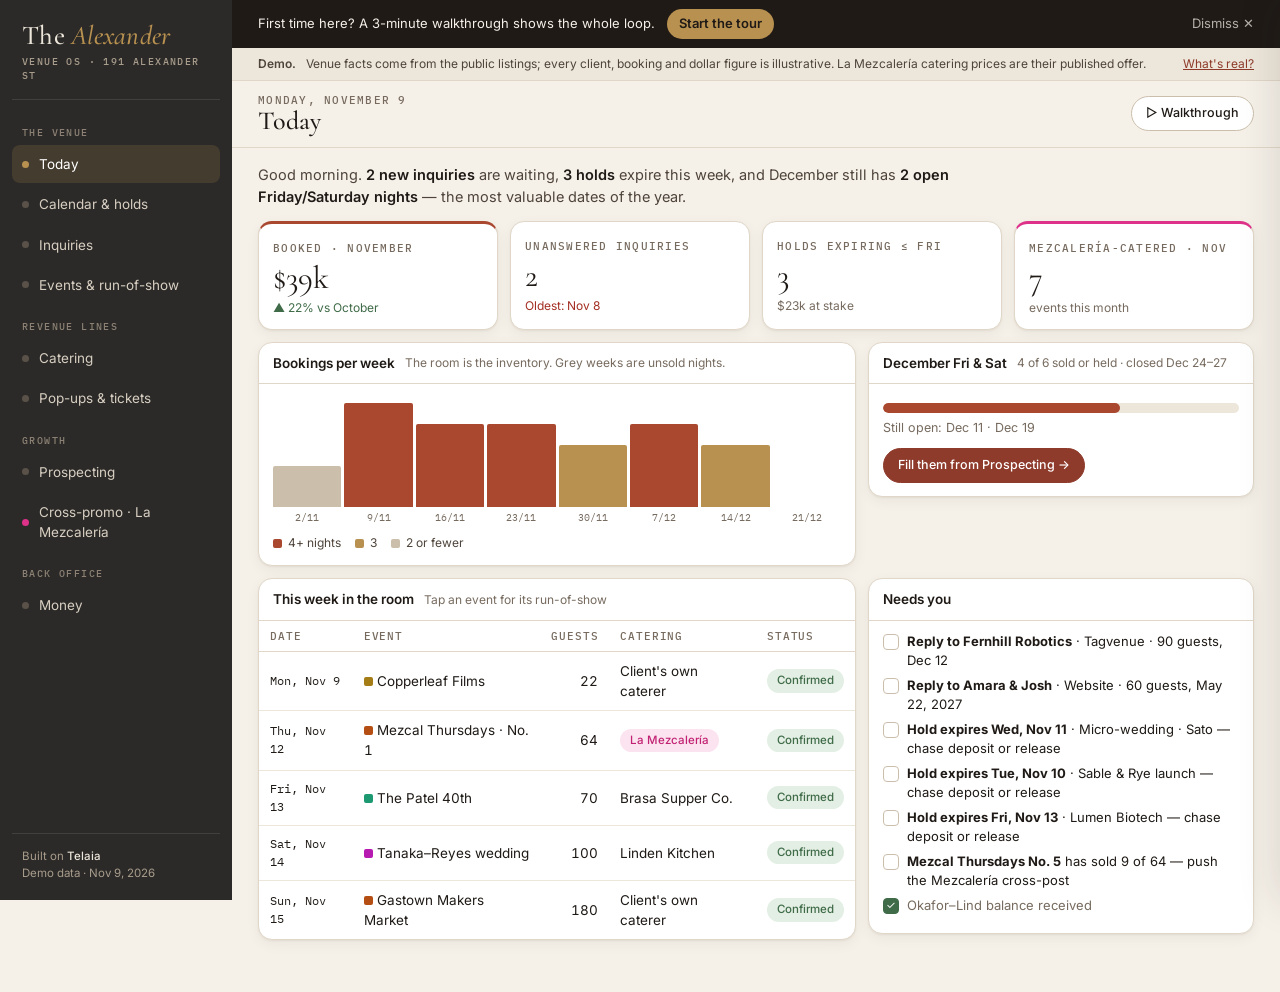
<file: alexander/index.html>
<!DOCTYPE html>
<html lang="en">
<head>
<meta charset="utf-8">
<meta name="viewport" content="width=device-width,initial-scale=1">
<meta name="robots" content="noindex,nofollow">
<title>The Alexander · Venue OS — a Telaia demo</title>
<link rel="preconnect" href="https://fonts.googleapis.com">
<link rel="preconnect" href="https://fonts.gstatic.com" crossorigin>
<link href="https://fonts.googleapis.com/css2?family=Cormorant+Garamond:wght@400;500;600&family=Inter:wght@400;500;600;700&family=IBM+Plex+Mono:wght@400;500&family=Anton&display=swap" rel="stylesheet">
<style>
:root{
  --canvas:#F5F0E8; --surface:#FFFFFF; --sunken:#EDE6DA; --border:#E0D7C8; --border2:#CBBFAC;
  --ink:#1F1A16; --ink2:#4E443B; --mute:#776B5F;
  --brick:#8E3B2B; --brick-fill:#A9472F; --brick-soft:#F6E7E1;
  --brass:#8A6A2F; --brass-fill:#B89150; --iron:#2B2A28;
  --mez:#C22273; --mez-fill:#DE3189; --mez-mint:#C7E0D1; --mez-green:#209D50;
  --ok:#3F6B48; --ok-soft:#E3EFE4; --warn:#8A5A08; --warn-soft:#F8EED6; --bad:#A32E22; --bad-soft:#F7E2DF; --info:#1F5F8B; --info-soft:#E1ECF4;
  --s1:#B54E12; --s2:#136FD6; --s3:#A47D17; --s4:#B71AB1; --s5:#1D9972; --s6:#7D39F7;
  --display:'Cormorant Garamond',Georgia,serif; --sans:'Inter',system-ui,-apple-system,Segoe UI,sans-serif; --mono:'IBM Plex Mono',ui-monospace,Menlo,monospace;
  --sh:0 1px 2px rgba(45,35,25,.06),0 4px 14px rgba(45,35,25,.05);
}
*{box-sizing:border-box;margin:0;padding:0}
html,body{height:100%}
body{font:14px/1.5 var(--sans);color:var(--ink);background:var(--canvas);-webkit-font-smoothing:antialiased}
button{font:inherit;color:inherit;cursor:pointer;border:0;background:none}
.num,table,.stat b{font-variant-numeric:tabular-nums}
.app{display:grid;grid-template-columns:232px 1fr;min-height:100svh}
/* rail */
.side{background:var(--iron);color:#EDE6DA;position:sticky;top:0;height:100svh;display:flex;flex-direction:column;padding:18px 12px;overflow-y:auto}
.brand{padding:4px 10px 16px;border-bottom:1px solid rgba(255,255,255,.1);margin-bottom:12px}
.brand .w{font-family:var(--display);font-size:27px;font-weight:500;letter-spacing:.01em;line-height:1}
.brand .w i{font-style:italic;color:var(--brass-fill)}
.brand .s{font:500 10px/1.4 var(--mono);letter-spacing:.14em;text-transform:uppercase;color:#A89C8C;margin-top:6px}
#nav{display:flex;flex-direction:column;gap:2px}
#nav button{display:flex;align-items:center;gap:10px;padding:9px 10px;border-radius:8px;text-align:left;color:#D8CFC2;font-size:13.5px}
#nav button:hover{background:rgba(255,255,255,.06)}
#nav button.on{background:rgba(184,145,80,.18);color:#fff}
#nav button.on .dot{background:var(--brass-fill)}
#nav .dot{width:7px;height:7px;border-radius:50%;background:#5A5249;flex:none}
#nav .grp{font:500 10px var(--mono);letter-spacing:.14em;text-transform:uppercase;color:#8C8174;padding:14px 10px 4px}
#nav .mezdot{background:var(--mez-fill)!important}
.side .foot{margin-top:auto;padding:14px 10px 0;border-top:1px solid rgba(255,255,255,.1);font-size:11.5px;color:#A89C8C}
.side .foot b{color:#EDE6DA;font-weight:500}
.mtop{display:none}
/* main */
.main{min-width:0;display:flex;flex-direction:column}
.ctx{position:sticky;top:0;z-index:20;background:rgba(245,240,232,.94);backdrop-filter:blur(6px);border-bottom:1px solid var(--border);display:flex;align-items:center;gap:12px;padding:12px 26px;overflow-x:auto}
.ctx h1{font:500 26px/1.1 var(--display);white-space:nowrap}
.ctx .crumb{font:500 10.5px var(--mono);letter-spacing:.12em;text-transform:uppercase;color:var(--mute);white-space:nowrap}
.ctx .sp{flex:1}
.pill{display:inline-flex;align-items:center;gap:6px;padding:7px 14px;border-radius:999px;border:1px solid var(--border2);background:var(--surface);font-size:12.5px;font-weight:500;white-space:nowrap;flex:none}
.pill.pri{background:var(--brick);border-color:var(--brick);color:#fff}
.pill.mez{background:var(--mez);border-color:var(--mez);color:#fff}
.pill:hover{filter:brightness(.97)}
.demo-banner{background:var(--sunken);border-bottom:1px solid var(--border);font-size:12px;color:var(--ink2);padding:7px 26px;display:flex;gap:10px;align-items:center}
.demo-banner b{font-weight:600}
.demo-banner button{margin-left:auto;font-size:12px;text-decoration:underline;color:var(--brick)}
.wbody{padding:16px 26px 40px}
.lede{color:var(--ink2);max-width:760px;margin-bottom:13px;font-size:14.5px}
.lede b{color:var(--ink);font-weight:600}
/* grids */
.grid{display:grid;gap:12px}
.g4{grid-template-columns:repeat(4,1fr)} .g3{grid-template-columns:repeat(3,1fr)} .g2{grid-template-columns:1fr 1fr}
.split64{display:grid;grid-template-columns:1.55fr 1fr;gap:12px;align-items:start}
.split46{display:grid;grid-template-columns:1fr 1.4fr;gap:12px;align-items:start}
.grid>*,.split64>*,.split46>*{min-width:0}
.card{background:var(--surface);border:1px solid var(--border);border-radius:14px;box-shadow:var(--sh);margin-bottom:12px;overflow:hidden}
.grid>.card,.split64>.card,.split46>.card,.split64>div>.card:last-child,.split46>div>.card:last-child{margin-bottom:0}
.split64,.split46,.grid{margin-bottom:12px}
.hd{display:flex;align-items:center;gap:10px;padding:10px 14px;border-bottom:1px solid var(--border)}
.hd h3{font-size:13.5px;font-weight:600}
.hd .sub{font-size:12px;color:var(--mute)}
.hd .r{margin-left:auto;display:flex;gap:6px;align-items:center}
.bd{padding:13px 14px}
.lab{font:500 10.5px var(--mono);letter-spacing:.12em;text-transform:uppercase;color:var(--mute)}
/* stat tiles */
.stat{padding:12px 14px}
.stat b{display:block;font:400 32px/1.05 var(--display);margin:4px 0 2px}
.stat .d{font-size:12px;color:var(--mute)}
.stat .d.up{color:var(--ok)} .stat .d.dn{color:var(--bad)}
.stat.accent{border-top:3px solid var(--brick-fill)}
.stat.mz{border-top:3px solid var(--mez-fill)}
/* tables */
.scroll{overflow-x:auto}
table.dt{width:100%;border-collapse:collapse;font-size:13.5px}
table.dt th{font:500 10.5px var(--mono);letter-spacing:.08em;text-transform:uppercase;color:var(--mute);text-align:left;padding:8px 11px;border-bottom:1px solid var(--border);white-space:nowrap;background:var(--surface)}
table.dt td{padding:9px 11px;border-bottom:1px solid var(--sunken);vertical-align:middle}
table.dt tr:last-child td{border-bottom:0}
table.dt tr.click{cursor:pointer} table.dt tr.click:hover td{background:#FBF8F3}
table.dt td.r,table.dt th.r{text-align:right}
.mono{font-family:var(--mono);font-size:12px}
.muted{color:var(--mute)}
.b{display:inline-flex;align-items:center;gap:5px;padding:2px 9px;border-radius:999px;font-size:11.5px;font-weight:500;white-space:nowrap;border:1px solid transparent}
.b.ok{background:var(--ok-soft);color:var(--ok)} .b.warn{background:var(--warn-soft);color:var(--warn)} .b.bad{background:var(--bad-soft);color:var(--bad)} .b.info{background:var(--info-soft);color:var(--info)} .b.n{background:var(--sunken);color:var(--ink2)}
.b.mz{background:#FBE3EF;color:var(--mez)} .b.br{background:var(--brick-soft);color:var(--brick)}
.sw{display:inline-block;width:9px;height:9px;border-radius:2px;flex:none}
.moretog{display:block;width:100%;padding:9px;font-size:12.5px;color:var(--brick);font-weight:500;border-top:1px solid var(--sunken)}
.chips{display:flex;gap:6px;flex-wrap:nowrap;overflow-x:auto;margin-bottom:12px;scrollbar-width:none}
.chips::-webkit-scrollbar{display:none}
.chip{padding:6px 13px;border-radius:999px;border:1px solid var(--border2);font-size:12.5px;white-space:nowrap;flex:none;background:var(--surface)}
.chip.on{background:var(--ink);border-color:var(--ink);color:var(--canvas)}
/* charts */
.hb{display:grid;grid-template-columns:minmax(110px,170px) 1fr 74px;gap:8px;align-items:center;margin:7px 0;font-size:13px}
.hb .lbl{overflow:hidden;text-overflow:ellipsis;white-space:nowrap}
.hb .lbl small{display:block;color:var(--mute);font-size:11.5px}
.hb .trk{height:12px;background:var(--sunken);border-radius:3px;overflow:hidden;display:flex}
.hb .trk i{display:block;height:100%}
.hb .v{text-align:right;font-family:var(--mono);font-size:12px}
.split{display:flex;height:16px;border-radius:4px;overflow:hidden;gap:2px;margin:6px 0 10px}
.split i{display:block;height:100%}
.legend{display:flex;flex-wrap:wrap;gap:6px 14px;font-size:12px;color:var(--ink2)}
.legend span{display:inline-flex;align-items:center;gap:6px}
.cols{display:flex;align-items:flex-end;gap:3px;height:100px;padding-top:6px}
.cols .c{flex:1;display:flex;flex-direction:column;justify-content:flex-end;height:100%;min-width:0}
.cols .c i{display:block;border-radius:2px 2px 0 0}
.colx{display:flex;gap:3px;font:10px var(--mono);color:var(--mute);margin-top:4px}
.colx span{flex:1;text-align:center;min-width:0;overflow:hidden}
.meter{height:10px;background:var(--sunken);border-radius:5px;overflow:hidden;margin:6px 0 4px;position:relative}
.meter i{display:block;height:100%;border-radius:5px}
.funnel .st{display:flex;align-items:center;gap:10px;margin:6px 0}
.funnel .st .bar{height:26px;border-radius:4px;display:flex;align-items:center;padding:0 10px;color:#fff;font-size:12.5px;font-weight:500;white-space:nowrap;min-width:40px}
.funnel .st .n{font-family:var(--mono);font-size:12px;color:var(--mute)}
/* calendar */
.cal{display:grid;grid-template-columns:repeat(7,1fr);gap:4px}
.cal .dh{font:500 10px var(--mono);letter-spacing:.1em;text-transform:uppercase;color:var(--mute);padding:2px 4px}
.cal .d{min-height:78px;background:var(--surface);border:1px solid var(--border);border-radius:8px;padding:5px;font-size:11px;cursor:default;min-width:0;overflow:hidden}
.cal .d.out{background:transparent;border-style:dashed;opacity:.5}
.cal .d.today{outline:2px solid var(--brick-fill);outline-offset:-1px}
.cal .d .n{font-family:var(--mono);font-size:11px;color:var(--mute)}
.cal .ev{display:block;margin-top:3px;padding:2px 5px;border-radius:4px;font-size:10.5px;line-height:1.3;white-space:nowrap;overflow:hidden;text-overflow:ellipsis;cursor:pointer;text-align:left;width:100%}
.cal .d.empty{background:repeating-linear-gradient(-45deg,#fff,#fff 6px,#FBF6EE 6px,#FBF6EE 12px)}
/* inspector */
.insp{position:fixed;top:0;right:0;bottom:0;width:min(460px,100%);background:var(--surface);border-left:1px solid var(--border);box-shadow:-10px 0 40px rgba(45,35,25,.14);z-index:60;transform:translateX(102%);transition:transform .22s;display:flex;flex-direction:column}
.insp.open{transform:none}
.insp .ih{padding:16px 18px;border-bottom:1px solid var(--border);display:flex;gap:10px;align-items:flex-start}
.insp .ih h2{font:500 24px/1.1 var(--display)}
.insp .ib{padding:14px 18px;overflow-y:auto;flex:1}
.insp #inspclose{margin-left:auto;font-size:22px;line-height:1;padding:2px 8px;color:var(--mute)}
.kv{display:grid;grid-template-columns:130px 1fr;gap:6px 12px;font-size:13px;margin:8px 0 14px}
.kv dt{color:var(--mute)}
.sec{margin:14px 0 6px}
.check{display:flex;gap:8px;align-items:flex-start;font-size:13px;margin:5px 0}
.check i{width:16px;height:16px;border-radius:4px;border:1.5px solid var(--border2);flex:none;margin-top:2px;display:flex;align-items:center;justify-content:center;font-style:normal;font-size:11px}
.check i.y{background:var(--ok);border-color:var(--ok);color:#fff}
.draft{background:var(--sunken);border-radius:10px;padding:12px 14px;font-size:13px;white-space:pre-wrap;line-height:1.55}
.veil{position:fixed;inset:0;background:rgba(31,26,22,.25);z-index:55;display:none}
.veil.on{display:block}
.toast{position:fixed;left:50%;bottom:24px;transform:translateX(-50%) translateY(20px);opacity:0;background:var(--ink);color:var(--canvas);padding:10px 18px;border-radius:999px;font-size:13px;z-index:90;transition:.22s;pointer-events:none;max-width:92vw}
.toast.on{opacity:1;transform:translateX(-50%)}
/* loop diagram */
.loop{display:grid;grid-template-columns:1fr 46px 1fr;gap:0;align-items:stretch}
.loop .node{border-radius:12px;padding:14px;border:1px solid var(--border)}
.loop .node h4{font:500 22px/1.1 var(--display);margin-bottom:6px}
.loop .node.alx{background:#F3E9E2;border-color:#E2C9BD}
.loop .node.mz{background:var(--mez-mint);border-color:#A9CDB8}
.loop .node.mz h4{font-family:'Anton',var(--sans);font-weight:400;font-size:21px;color:var(--mez);letter-spacing:.02em;text-transform:uppercase}
.loop .arrows{display:flex;flex-direction:column;justify-content:center;align-items:center;gap:18px;font-size:20px;color:var(--mute)}
.loop ul{list-style:none;font-size:12.5px;color:var(--ink2)}
.loop li{padding:3px 0;border-top:1px dashed rgba(0,0,0,.08)}
.loop li:first-child{border-top:0}
.loop li b{font-weight:600;color:var(--ink)}
/* tour */
.tourlayer{position:fixed;inset:0;z-index:80;pointer-events:none}
.tourhole{position:absolute;box-shadow:0 0 0 9999px rgba(31,26,22,.55);outline:2px solid var(--brass-fill);border-radius:10px;transition:all .32s;pointer-events:none}
.tourcard{position:absolute;width:min(380px,calc(100vw - 24px));background:var(--surface);border-radius:14px;padding:16px 18px;box-shadow:0 16px 50px rgba(0,0,0,.25);pointer-events:auto}
.tourcard h4{font:500 22px/1.15 var(--display);margin-bottom:6px}
.tourcard p{font-size:13.5px;color:var(--ink2)}
.tourcard .say{margin-top:10px;padding:9px 11px;background:var(--brick-soft);border-radius:8px;font-size:13px;color:var(--brick)}
.tourcard .say:before{content:"Say: ";font-weight:600}
.tourcard .tf{display:flex;align-items:center;gap:8px;margin-top:12px}
.tourcard .tf .n{font:12px var(--mono);color:var(--mute);margin-right:auto}
body.touring .main,body.touring .side{pointer-events:none}
.invite{display:flex;align-items:center;gap:12px;background:var(--ink);color:var(--canvas);padding:9px 26px;font-size:13px}
.invite button{color:var(--canvas)}
.invite .go{background:var(--brass-fill);color:var(--ink);padding:5px 12px;border-radius:999px;font-weight:600}
.invite .x{margin-left:auto;opacity:.7}
.hide{display:none!important}
/* responsive (last) */
@media (max-width:1100px){.g4{grid-template-columns:repeat(2,1fr)}.split64,.split46{grid-template-columns:1fr}}
@media (max-width:1000px){
  .app{grid-template-columns:1fr}
  .side{position:sticky;top:0;height:auto;z-index:70;flex-direction:row;align-items:center;padding:10px 14px;backdrop-filter:none}
  .brand{border:0;margin:0;padding:0}
  .brand .w{font-size:22px} .brand .s{display:none}
  .side .foot{display:none}
  .mtop{display:flex;margin-left:auto;gap:8px}
  .mtop button{color:#EDE6DA;border:1px solid rgba(255,255,255,.25);border-radius:999px;padding:6px 12px;font-size:12.5px}
  #nav{position:fixed;top:52px;left:0;right:0;bottom:0;background:var(--iron);padding:12px;overflow-y:auto;display:none;z-index:70}
  #nav.open{display:flex}
  .ctx{top:52px;padding:10px 16px}
  .wbody{padding:14px 16px 36px}
  .demo-banner,.invite{padding-left:16px;padding-right:16px}
  .insp{top:52px}
}
@media (max-width:760px){
  .g3,.g2{grid-template-columns:1fr}
  .g4{grid-template-columns:1fr 1fr}
  .stat b{font-size:26px}
  .ctx h1{font-size:22px}
  .ctx .crumb{display:none}
  #tourBtn{display:none}
  .scroll table.dt{min-width:620px}
  .scroll table.dt th:first-child,.scroll table.dt td:first-child{position:sticky;left:0;background:var(--surface);z-index:1}
  .cal .d{min-height:58px;padding:3px}
  .cal .ev{font-size:9.5px;padding:1px 3px}
  .loop{grid-template-columns:1fr}
  .loop .arrows{flex-direction:row;padding:8px 0}
  .hb{grid-template-columns:96px 1fr 64px}
  .tourcard{left:12px!important;right:12px;bottom:12px;top:auto!important;width:auto}
  .kv{grid-template-columns:110px 1fr}
  .demo-banner span.long{display:none}
}
@media (prefers-reduced-motion:reduce){*{transition:none!important}}
</style>
</head>
<body>
<div class="app">
  <aside class="side">
    <div class="brand"><div class="w">The <i>Alexander</i></div><div class="s">Venue OS · 191 Alexander St</div></div>
    <div class="mtop"><button id="tourM">Tour</button><button id="burger">Menu</button></div>
    <nav id="nav"></nav>
    <div class="foot">Built on <b>Telaia</b><br>Demo data · Nov 9, 2026</div>
  </aside>
  <div class="main">
    <div class="invite" id="invite"><span>First time here? A 3-minute walkthrough shows the whole loop.</span><button class="go" id="inviteGo">Start the tour</button><button class="x" id="inviteX">Dismiss ✕</button></div>
    <div class="demo-banner"><b>Demo.</b><span class="long">Venue facts come from the public listings; every client, booking and dollar figure is illustrative. La Mezcalería catering prices are their published offer.</span><button id="factsBtn">What's real?</button></div>
    <header class="ctx"><div><div class="crumb" id="crumb"></div><h1 id="title"></h1></div><div class="sp"></div><span id="ctxr" style="display:flex;gap:8px"></span><button class="pill" id="tourBtn">▷ Walkthrough</button></header>
    <main class="wbody" id="view"></main>
  </div>
</div>
<div class="veil" id="veil"></div>
<aside class="insp" id="insp"><div class="ih"><div><div class="lab" id="ilab"></div><h2 id="ititle"></h2></div><button id="inspclose" aria-label="Close">×</button></div><div class="ib" id="ibody"></div></aside>
<div class="toast" id="toast"></div>

<script>
/* ---------- helpers ---------- */
const $=s=>document.querySelector(s);
const fmt=n=>'$'+Math.round(n).toLocaleString('en-CA');
const fk=n=>n>=1000?'$'+(n/1000).toFixed(n>=10000?0:1)+'k':fmt(n);
const esc=s=>String(s).replace(/[&<>"]/g,c=>({'&':'&amp;','<':'&lt;','>':'&gt;','"':'&quot;'}[c]));
let seed=191;const rnd=()=>{seed=(seed*16807)%2147483647;return (seed-1)/2147483646};
const pick=a=>a[Math.floor(rnd()*a.length)];
const TODAY=new Date(2026,10,9);
const D=(m,d)=>new Date(2026,m,d);
const iso=d=>d.getFullYear()+'-'+String(d.getMonth()+1).padStart(2,'0')+'-'+String(d.getDate()).padStart(2,'0');
const dname=d=>d.toLocaleDateString('en-CA',{weekday:'short',month:'short',day:'numeric'});
const DOW=['Sun','Mon','Tue','Wed','Thu','Fri','Sat'];
window.__TRUNC__=[];
function toast(t){const e=$('#toast');e.textContent=t;e.classList.add('on');clearTimeout(toast.t);toast.t=setTimeout(()=>e.classList.remove('on'),2400)}

/* ---------- data ---------- */
const TYPES={
  corp:{l:'Corporate & holiday',c:'var(--s2)'},
  wed:{l:'Wedding & micro-wedding',c:'var(--s4)'},
  pop:{l:'Pop-up & ticketed',c:'var(--s1)'},
  prod:{l:'Production & shoot',c:'var(--s3)'},
  priv:{l:'Private celebration',c:'var(--s5)'},
  comm:{l:'Community & talks',c:'var(--s6)'}
};
const CATERERS=[
  {id:'mez',name:'La Mezcalería',kind:'Preferred partner',real:true,pkgs:[['Taco bar',44],['Taco bar, plus',59],['Burrito tray party',19]],note:'Published offer, lamezcaleria.ca'},
  {id:'brasa',name:'Brasa Supper Co.',kind:'Approved',pkgs:[['Family-style supper',78],['Canapé reception',52]]},
  {id:'linden',name:'Linden Kitchen',kind:'Approved',pkgs:[['Plated three-course',96],['Brunch buffet',41]]},
  {id:'own',name:'Client\'s own caterer',kind:'External',pkgs:[]}
];
const CLIENTS=['Northline Studios','Harbourline Analytics','Kettle & Pine Design','Railyard Games','Okafor–Lind wedding','Saltwater Agency','Pemberton Hall Foundation','Juniper Audio','Morrow & Vale LLP','The Brightwater Collective','Cedarcrest Realty','Tanaka–Reyes wedding','Fieldnote Coffee','Ironbark Architects','Sable & Rye','Gastown Makers Guild','Lumen Biotech','Copperleaf Films','Westerly Bikes','The Patel 40th'];
const EV=[];
function addEv(m,d,type,client,guests,hours,status,cat,extra){
  const date=D(m,d);const hire=Math.max(2,hours)*500;
  const catPP=cat==='mez'?pick([44,59]):cat==='brasa'?78:cat==='linden'?96:0;
  EV.push(Object.assign({id:'EV-'+(1100+EV.length),date,type,client,guests,hours,status,cat,hire,catPP,
    catering:catPP*guests,deposit:Math.round(hire*.5),paid:status==='confirmed'?Math.round(hire*(rnd()>.5?1:.5)):0},extra||{}));
}
// November
addEv(10,6,'corp','Northline Studios',85,5,'confirmed','mez');
addEv(10,7,'wed','Okafor–Lind wedding',96,9,'confirmed','linden');
addEv(10,9,'prod','Copperleaf Films',22,10,'confirmed','own');
addEv(10,12,'pop','Mezcal Thursdays · No. 1',64,4,'confirmed','mez',{series:'mt',tickets:64,price:65});
addEv(10,13,'priv','The Patel 40th',70,5,'confirmed','brasa');
addEv(10,14,'wed','Tanaka–Reyes wedding',100,9,'confirmed','linden');
addEv(10,15,'pop','Gastown Makers Market',180,7,'confirmed','own',{tickets:0,vendors:14});
addEv(10,18,'comm','Pláticas: The agave year',48,3,'confirmed','mez',{series:'pl',tickets:48,price:25});
addEv(10,19,'pop','Mezcal Thursdays · No. 2',58,4,'confirmed','mez',{series:'mt',tickets:58,price:65});
addEv(10,20,'corp','Harbourline Analytics',90,5,'confirmed','mez');
addEv(10,21,'wed','Micro-wedding · Sato',40,6,'hold','brasa',{holdExp:D(10,11)});
addEv(10,24,'prod','Juniper Audio shoot',12,8,'confirmed','own');
addEv(10,26,'pop','Mezcal Thursdays · No. 3',40,4,'confirmed','mez',{series:'mt',tickets:31,price:65});
addEv(10,27,'corp','Kettle & Pine Design',60,4,'confirmed','mez');
addEv(10,28,'priv','Sable & Rye launch',100,5,'hold','brasa',{holdExp:D(10,10)});
// December
addEv(11,3,'pop','Mezcal Thursdays · No. 4',64,4,'confirmed','mez',{series:'mt',tickets:22,price:65});
addEv(11,4,'corp','Railyard Games',95,5,'confirmed','mez');
addEv(11,5,'corp','Saltwater Agency',80,5,'confirmed','brasa');
addEv(11,10,'pop','Mezcal Thursdays · No. 5',64,4,'confirmed','mez',{series:'mt',tickets:9,price:65});
addEv(11,9,'corp','Morrow & Vale LLP',75,5,'confirmed','linden');
addEv(11,12,'corp','Lumen Biotech',100,5,'hold','mez',{holdExp:D(10,13)});
addEv(11,13,'comm','Pemberton Hall Foundation',90,4,'confirmed','linden');
addEv(11,17,'pop','Posada at the Alexander',100,5,'confirmed','mez',{series:'pos',tickets:41,price:85});
addEv(11,18,'corp','Ironbark Architects',70,5,'hold','mez',{holdExp:D(10,16)});
addEv(11,16,'priv','Cedarcrest Realty',90,5,'confirmed','brasa');
addEv(11,31,'pop','New Year\'s Eve: Mezcal & vinyl',100,6,'hold','mez',{holdExp:D(10,20),series:'nye',tickets:0,price:120});
// October history (for money trend)
const HIST=[['Jun',24600],['Jul',28400],['Aug',22900],['Sep',27800],['Oct',31500]];

const INQ=[
  {id:'IQ-301',who:'Fernhill Robotics',src:'Tagvenue',type:'corp',guests:90,date:'Dec 12',got:'Nov 9 · 08:12',resp:null,budget:9000,msg:'Team holiday party, ~90, need food + bar, Saturday Dec 12.'},
  {id:'IQ-300',who:'Amara & Josh',src:'Website',type:'wed',guests:60,date:'May 22, 2027',got:'Nov 8 · 21:40',resp:null,budget:14000,msg:'Spring micro-wedding, ceremony + dinner, love the brick.'},
  {id:'IQ-299',who:'Daybreak Bakery',src:'Instagram DM',type:'pop',guests:120,date:'Weekends in Jan',got:'Nov 8 · 15:05',resp:'1h 20m',budget:0,msg:'Looking for a space for a monthly Sunday bake sale pop-up.'},
  {id:'IQ-298',who:'Maple Leaf Productions',src:'Giggster',type:'prod',guests:18,date:'Nov 30',got:'Nov 7 · 11:30',resp:'3h 05m',budget:5000,msg:'Commercial shoot, 10-hour day, need load-in access.'},
  {id:'IQ-297',who:'Rivera 50th',src:'Eventective',type:'priv',guests:75,date:'Jan 16, 2027',got:'Nov 6 · 19:22',resp:'14h 10m',budget:7000,msg:'50th birthday dinner, Mexican food would be amazing.'},
  {id:'IQ-296',who:'Strathcona Writers Fest',src:'Email',type:'comm',guests:80,date:'Feb 2027',got:'Nov 5 · 10:00',resp:'2h 40m',budget:3000,msg:'Readings evening, community rate?'},
  {id:'IQ-295',who:'Coastline Credit Union',src:'Tagvenue',type:'corp',guests:100,date:'Dec 19',got:'Nov 4 · 09:15',resp:'26h 00m',budget:11000,msg:'Member appreciation night.',lost:'Booked elsewhere — replied after 26 h'},
  {id:'IQ-294',who:'Nova Skin Co.',src:'Website',type:'pop',guests:150,date:'Dec 6',got:'Nov 3 · 13:50',resp:'45m',budget:4000,msg:'Holiday pop-up shop, one day.'}
];

const LEADS=[
  {n:'Fieldstone Interactive',seg:'corp',where:'Railtown · 140 staff',sig:'Hiring 12 roles; last party at a hotel ballroom',score:92,stage:'New',src:'Places + LinkedIn'},
  {n:'Brightpath Health Tech',seg:'corp',where:'Gastown · 85 staff',sig:'Moved into Water St office in Sept',score:88,stage:'Drafted',src:'Places'},
  {n:'Marlowe Event Planning',seg:'wed',where:'Planner · 30 weddings/yr',sig:'Posts heritage venues; none on Alexander St',score:86,stage:'Contacted',src:'Instagram'},
  {n:'Hollis & Grey Studio',seg:'prod',where:'Photo studio · Strathcona',sig:'Rents brick lofts for editorials',score:81,stage:'New',src:'Giggster reviews'},
  {n:'Tidewater Brewing',seg:'pop',where:'Brewery · East Van',sig:'Runs collab nights; no Gastown presence',score:79,stage:'Replied',src:'Places'},
  {n:'Cascadia Design Week',seg:'comm',where:'Annual festival · Apr',sig:'Venue partners announced in Jan',score:77,stage:'New',src:'Web'},
  {n:'Arbutus Law Group',seg:'corp',where:'Downtown · 60 staff',sig:'Holiday party last year at a closed venue',score:74,stage:'Drafted',src:'Places + LinkedIn'},
  {n:'Kinfolk Supper Club',seg:'pop',where:'Roaming chef series',sig:'Sold out 6 dinners at 50 seats',score:73,stage:'Contacted',src:'Instagram'},
  {n:'Lowtide Records',seg:'pop',where:'Label · Mount Pleasant',sig:'Listening parties, 80–120 cap',score:70,stage:'New',src:'Instagram'},
  {n:'Westshore Bridal Collective',seg:'wed',where:'Planner network',sig:'Open house season Feb–Mar',score:68,stage:'New',src:'Web'},
  {n:'Pacific Fintech Meetup',seg:'comm',where:'Monthly meetup · 90 RSVPs',sig:'Rotates venues; asks sponsors for space',score:64,stage:'Replied',src:'Meetup'},
  {n:'Greywater Films',seg:'prod',where:'Production co.',sig:'Period pieces; needs heritage interiors',score:61,stage:'New',src:'Web'},
  {n:'Saltspring Ceramics',seg:'pop',where:'Maker · 18k followers',sig:'Asked followers for a Vancouver pop-up date',score:58,stage:'New',src:'Instagram'},
  {n:'Ridgeline Capital',seg:'corp',where:'Downtown · 40 staff',sig:'Client dinners quarterly',score:55,stage:'New',src:'LinkedIn'}
];
const SEG={corp:'Corporate',wed:'Weddings',prod:'Productions',pop:'Pop-ups & makers',comm:'Community'};

/* derived */
const inMonth=(m)=>EV.filter(e=>e.date.getMonth()===m);
const conf=EV.filter(e=>e.status==='confirmed');
const holds=EV.filter(e=>e.status==='hold');

/* ---------- chart primitives ---------- */
function hbars(rows,opt={}){const max=opt.max||Math.max(...rows.map(r=>r.v),1);
  return rows.map(r=>`<div class="hb" ${r.attr||''}><div class="lbl" title="${esc(r.l)}">${esc(r.l)}${r.sub?`<small>${esc(r.sub)}</small>`:''}</div><div class="trk"><i style="width:${Math.max(1,r.v/max*100)}%;background:${r.c||'var(--brick-fill)'}"></i></div><div class="v">${r.f?r.f(r.v):r.v}</div></div>`).join('')}
function splitBar(segs,f){const t=segs.reduce((a,s)=>a+s.v,0)||1;
  return `<div class="split">${segs.filter(s=>s.v>0).map(s=>`<i title="${esc(s.l)}" style="flex:${s.v/t};background:${s.c}"></i>`).join('')}</div><div class="legend">${segs.map(s=>`<span><i class="sw" style="background:${s.c}"></i>${esc(s.l)} <b class="mono">${f?f(s.v):s.v}</b></span>`).join('')}</div>`}
function cols(items,opt={}){const max=Math.max(...items.map(i=>i.v),1);
  return `<div class="cols" style="height:${opt.h||100}px">${items.map(i=>`<div class="c" title="${esc(i.t||'')}"><i style="height:${i.v/max*100}%;background:${i.c||'var(--brick-fill)'}"></i></div>`).join('')}</div><div class="colx">${items.map(i=>`<span>${i.x||''}</span>`).join('')}</div>`}
function meter(v,cap,c){const p=v/cap*100;return `<div class="meter"><i style="width:${Math.min(100,p)}%;background:${c||'var(--brick-fill)'}"></i></div>`}
function cut(rows,n,key){if(rows.length<=n||state.more[key])return {rows,hidden:0};window.__TRUNC__.push({key,hidden:rows.length-n});return {rows:rows.slice(0,n),hidden:rows.length-n}}
function moreBtn(h,key){return h?`<button class="moretog" data-more="${key}">Show ${h} more</button>`:''}
const badge=s=>({confirmed:'<span class="b ok">Confirmed</span>',hold:'<span class="b warn">Hold</span>',inquiry:'<span class="b info">Inquiry</span>'}[s]||'');
const tdot=t=>`<i class="sw" style="background:${TYPES[t].c}"></i>`;

/* ---------- state + nav ---------- */
const state={screen:'today',more:{},calM:10,leadSeg:'all',evFilter:'all'};
const SCREENS=[
  ['g','The venue'],
  ['today','Today'],['calendar','Calendar & holds'],['inbox','Inquiries'],['events','Events & run-of-show'],
  ['g','Revenue lines'],
  ['catering','Catering'],['popups','Pop-ups & tickets'],
  ['g','Growth'],
  ['prospect','Prospecting'],['mez','Cross-promo · La Mezcalería'],
  ['g','Back office'],
  ['money','Money']
];
const TITLES={today:['Monday, November 9','Today'],calendar:['Nov – Dec 2026','Calendar & holds'],inbox:['All channels, one inbox','Inquiries'],events:['Bookings','Events & run-of-show'],catering:['Partners & orders','Catering'],popups:['Programme','Pop-ups & tickets'],prospect:['Outbound','Prospecting'],mez:['Partner venue','Cross-promotion with La Mezcalería'],money:['Deposits, balances, margin','Money']};
function renderNav(){$('#nav').innerHTML=SCREENS.map(([id,l])=>id==='g'?`<div class="grp">${l}</div>`:`<button data-go="${id}" class="${state.screen===id?'on':''}"><i class="dot ${id==='mez'?'mezdot':''}"></i>${l}</button>`).join('')}
function go(id,keep){state.screen=id;if(!keep)state.more={};closeNav();render();window.scrollTo(0,0)}
function closeNav(){$('#nav').classList.remove('open');document.body.style.overflow=''}
function render(){window.__TRUNC__=[];renderNav();const [c,t]=TITLES[state.screen];$('#crumb').textContent=c;$('#title').textContent=t;$('#ctxr').innerHTML='';$('#view').innerHTML=VIEWS[state.screen]();}

/* ---------- screens ---------- */
const VIEWS={};

VIEWS.today=()=>{
  const wk=EV.filter(e=>e.date>=TODAY&&e.date<D(10,16)).sort((a,b)=>a.date-b.date);
  const nov=inMonth(10),dec=inMonth(11);
  const unans=INQ.filter(i=>!i.resp&&!i.lost);
  const novRev=nov.filter(e=>e.status==='confirmed').reduce((a,e)=>a+e.hire,0);
  const expiring=holds.filter(h=>h.holdExp<=D(10,13));
  const decFriSat=[];for(let d=1;d<=23;d++){const x=D(11,d);if(x.getDay()===5||x.getDay()===6)decFriSat.push(x)}
  const decOpen=decFriSat.filter(x=>!EV.some(e=>iso(e.date)===iso(x)));
  // 8-week utilisation
  const weeks=[];for(let w=0;w<8;w++){const s=new Date(D(10,2).getTime()+w*7*864e5);const e=new Date(s.getTime()+7*864e5);const n=EV.filter(v=>v.date>=s&&v.date<e).length;weeks.push({v:n,x:s.getDate()+'/'+(s.getMonth()+1),c:n>=4?'var(--brick-fill)':n>=3?'var(--brass-fill)':'var(--border2)',t:n+' bookings'})}
  return `
  <p class="lede">Good morning. <b>${unans.length} new inquiries</b> are waiting, <b>${expiring.length} holds</b> expire this week, and December still has <b>${decOpen.length} open Friday/Saturday nights</b> — the most valuable dates of the year.</p>
  <div class="grid g4" id="t-kpis">
    <div class="card stat accent"><span class="lab">Booked · November</span><b>${fk(novRev)}</b>${(()=>{const p=Math.round((novRev/31500-1)*100);return `<span class="d ${p>=0?'up':'dn'}">${p>=0?'▲':'▼'} ${Math.abs(p)}% vs October</span>`})()}</div>
    <div class="card stat"><span class="lab">Unanswered inquiries</span><b>${unans.length}</b><span class="d dn">Oldest: ${unans[unans.length-1].got.split('·')[0].trim()}</span></div>
    <div class="card stat"><span class="lab">Holds expiring ≤ Fri</span><b>${expiring.length}</b><span class="d">${fk(expiring.reduce((a,e)=>a+e.hire+e.catering,0))} at stake</span></div>
    <div class="card stat mz"><span class="lab">Mezcalería-catered · Nov</span><b>${nov.filter(e=>e.cat==='mez').length}</b><span class="d">events this month</span></div>
  </div>
  <div class="split64">
    <div class="card" id="t-util"><div class="hd"><h3>Bookings per week</h3><span class="sub">The room is the inventory. Grey weeks are unsold nights.</span></div><div class="bd">${cols(weeks,{h:110})}<div class="legend" style="margin-top:10px"><span><i class="sw" style="background:var(--brick-fill)"></i>4+ nights</span><span><i class="sw" style="background:var(--brass-fill)"></i>3</span><span><i class="sw" style="background:var(--border2)"></i>2 or fewer</span></div></div></div>
    <div class="card" id="t-dec"><div class="hd"><h3>December Fri & Sat</h3><span class="sub">${decFriSat.length-decOpen.length} of ${decFriSat.length} sold or held · closed Dec 24–27</span></div><div class="bd">${meter(decFriSat.length-decOpen.length,decFriSat.length)}<p class="muted" style="font-size:12.5px;margin:6px 0 10px">Still open: ${decOpen.map(d=>dname(d).replace(/^\w+, /,'')).join(' · ')}</p><button class="pill pri" data-go="prospect">Fill them from Prospecting →</button></div></div>
  </div>
  <div class="split64">
    <div class="card"><div class="hd"><h3>This week in the room</h3><span class="sub">Tap an event for its run-of-show</span></div><div class="scroll"><table class="dt"><thead><tr><th>Date</th><th>Event</th><th class="r">Guests</th><th>Catering</th><th>Status</th></tr></thead><tbody>
      ${wk.map(e=>`<tr class="click" data-ev="${e.id}"><td class="mono">${dname(e.date)}</td><td>${tdot(e.type)} ${esc(e.client)}</td><td class="r">${e.guests}</td><td>${e.cat==='mez'?'<span class="b mz">La Mezcalería</span>':esc(CATERERS.find(c=>c.id===e.cat).name)}</td><td>${badge(e.status)}</td></tr>`).join('')}
    </tbody></table></div></div>
    <div class="card" id="t-needs"><div class="hd"><h3>Needs you</h3></div><div class="bd" style="padding-top:6px">
      ${unans.map(i=>`<div class="check" style="cursor:pointer" data-inq="${i.id}"><i></i><span><b>Reply to ${esc(i.who)}</b> · ${esc(i.src)} · ${i.guests} guests, ${esc(i.date)}</span></div>`).join('')}
      ${expiring.map(h=>`<div class="check" style="cursor:pointer" data-ev="${h.id}"><i></i><span><b>Hold expires ${dname(h.holdExp)}</b> · ${esc(h.client)} — chase deposit or release</span></div>`).join('')}
      <div class="check"><i></i><span><b>Mezcal Thursdays No. 5</b> has sold 9 of 64 — push the Mezcalería cross-post</span></div>
      <div class="check"><i class="y">✓</i><span class="muted">Okafor–Lind balance received</span></div>
    </div></div>
  </div>`;
};

VIEWS.calendar=()=>{
  const m=state.calM;const first=D(m,1);const start=new Date(first.getTime()-first.getDay()*864e5);
  const cells=[];for(let i=0;i<42;i++){const d=new Date(start.getTime()+i*864e5);cells.push(d)}
  const mev=inMonth(m);
  const byType=Object.keys(TYPES).map(k=>({l:TYPES[k].l,v:mev.filter(e=>e.type===k).length,c:TYPES[k].c}));
  const dow=[0,1,2,3,4,5,6].map(i=>{const days=cells.filter(d=>d.getMonth()===m&&d.getDay()===i);const used=days.filter(d=>mev.some(e=>iso(e.date)===iso(d))).length;return {l:DOW[i],v:Math.round(used/Math.max(1,days.length)*100),sub:used+' of '+days.length+' nights',c:used/days.length<.35?'var(--border2)':'var(--brick-fill)',f:v=>v+'%'}});
  return `
  <p class="lede">One calendar for the room — confirmed bookings, holds with expiry dates, pop-up series and shoots. <b>Mondays to Wednesdays are mostly empty</b>; that's where pop-ups, talks and productions earn their keep.</p>
  <div class="chips">${[10,11].map(x=>`<button class="chip ${x===m?'on':''}" data-calm="${x}">${x===10?'November':'December'} 2026</button>`).join('')}</div>
  <div class="split64">
    <div class="card" id="c-dow"><div class="hd"><h3>Nights used, by weekday</h3><span class="sub">${m===10?'November':'December'}</span></div><div class="bd">${hbars(dow,{max:100})}</div></div>
    <div class="card"><div class="hd"><h3>What the room sold</h3></div><div class="bd">${splitBar(byType)}<p class="muted" style="font-size:12px;margin-top:10px">Holds count here too — they block the date until released.</p></div></div>
  </div>
  <div class="card" id="c-grid"><div class="hd"><h3>${m===10?'November':'December'}</h3><span class="r legend">${Object.keys(TYPES).map(k=>`<span><i class="sw" style="background:${TYPES[k].c}"></i>${TYPES[k].l.split(' ')[0]}</span>`).join('')}<span><i class="sw" style="background:#fff;border:1.5px dashed var(--warn)"></i>Hold</span></span></div><div class="bd scroll"><div class="cal" style="min-width:560px">
    ${DOW.map(d=>`<div class="dh">${d}</div>`).join('')}
    ${cells.map(d=>{const evs=EV.filter(e=>iso(e.date)===iso(d));const out=d.getMonth()!==m;
      return `<div class="d ${out?'out':''} ${iso(d)===iso(TODAY)?'today':''} ${!out&&!evs.length?'empty':''}"><span class="n">${d.getDate()}</span>${evs.map(e=>`<button class="ev" data-ev="${e.id}" style="${e.status==='hold'?`border:1.5px dashed var(--warn);color:var(--warn);background:var(--warn-soft)`:`background:${TYPES[e.type].c};color:#fff`}">${esc(e.client)}</button>`).join('')}</div>`}).join('')}
  </div></div></div>
  <div class="card"><div class="hd"><h3>Holds</h3><span class="sub">Auto-release at expiry unless a deposit lands. The client gets a reminder 48 h before.</span></div><div class="scroll"><table class="dt"><thead><tr><th>Client</th><th>Date</th><th>Expires</th><th class="r">Value</th><th></th></tr></thead><tbody>
  ${holds.map(h=>`<tr class="click" data-ev="${h.id}"><td>${tdot(h.type)} ${esc(h.client)}</td><td class="mono">${dname(h.date)}</td><td class="mono" style="color:${h.holdExp<=D(10,13)?'var(--bad)':'inherit'}">${dname(h.holdExp)}</td><td class="r">${fmt(h.hire+h.catering)}</td><td>${badge('hold')}</td></tr>`).join('')}
  </tbody></table></div></div>`;
};

VIEWS.inbox=()=>{
  const srcs={};INQ.forEach(i=>srcs[i.src]=(srcs[i.src]||0)+1);
  const respH=INQ.filter(i=>i.resp).map(i=>{const [h,m]=i.resp.match(/\d+/g).map(Number);return i.resp.includes('h')?h+(m||0)/60:h/60});
  const rows=INQ.map(i=>{const r=i.resp?(i.resp.includes('h')?parseInt(i.resp):0)+(i.resp.includes('h')?(parseInt(i.resp.split('h')[1])||0)/60:parseInt(i.resp)/60):null;return {l:i.who,sub:i.src,v:r===null?0:r,c:r===null?'var(--bad)':r>12?'var(--warn)':'var(--ok)',f:v=>r===null?'waiting':v.toFixed(1)+' h'}});
  return `
  <p class="lede">Tagvenue, Giggster, Eventective, the website form, Instagram and email all land here. <b>Response time decides who books</b> — Coastline Credit Union went elsewhere after a 26-hour reply.</p>
  <div class="split64">
    <div class="card" id="i-resp"><div class="hd"><h3>Time to first reply</h3><span class="sub">Target: under 2 hours</span></div><div class="bd">${hbars(rows,{max:26})}</div></div>
    <div class="card"><div class="hd"><h3>Where inquiries come from</h3><span class="sub">Last 7 days</span></div><div class="bd">${splitBar(Object.entries(srcs).map(([l,v],i)=>({l,v,c:`var(--s${i+1})`})))}<p class="muted" style="font-size:12px;margin-top:12px">Marketplace leads cost a fee; direct ones don't. Money shows the difference.</p></div></div>
  </div>
  <div class="card"><div class="hd"><h3>Inbox</h3><span class="sub">Tap one to see a drafted quote</span></div><div class="scroll"><table class="dt"><thead><tr><th>From</th><th>Channel</th><th>Type</th><th class="r">Guests</th><th>Date wanted</th><th>Status</th></tr></thead><tbody>
  ${INQ.map(i=>`<tr class="click" data-inq="${i.id}"><td>${esc(i.who)}</td><td>${esc(i.src)}</td><td>${tdot(i.type)} ${TYPES[i.type].l.split(' ')[0]}</td><td class="r">${i.guests}</td><td>${esc(i.date)}</td><td>${i.lost?'<span class="b bad">Lost</span>':i.resp?'<span class="b n">Replied '+i.resp+'</span>':'<span class="b warn">New</span>'}</td></tr>`).join('')}
  </tbody></table></div></div>`;
};

VIEWS.events=()=>{
  const f=state.evFilter;let list=EV.filter(e=>e.date>=TODAY&&(f==='all'||e.type===f)).sort((a,b)=>a.date-b.date);
  const {rows,hidden}=cut(list,10,'ev');
  const val=Object.keys(TYPES).map(k=>({l:TYPES[k].l,v:EV.filter(e=>e.date>=TODAY&&e.type===k).reduce((a,e)=>a+e.hire+e.catering+(e.tickets||0)*(e.price||0),0),c:TYPES[k].c,f:fk}));
  return `
  <p class="lede">Every booking carries its contract, deposit schedule, floor plan, caterer, liquor plan and run-of-show. <b>The day-of sheet prints from here</b> — no more rebuilding it in a Google Doc.</p>
  <div class="card" id="e-val"><div class="hd"><h3>Upcoming value by event type</h3><span class="sub">Room hire + catering + tickets, Nov 9 – Dec 31</span></div><div class="bd">${hbars(val.sort((a,b)=>b.v-a.v))}</div></div>
  <div class="chips">${['all',...Object.keys(TYPES)].map(k=>`<button class="chip ${f===k?'on':''}" data-evf="${k}">${k==='all'?'All':TYPES[k].l}</button>`).join('')}</div>
  <div class="card"><div class="scroll"><table class="dt"><thead><tr><th>Event</th><th>Date</th><th class="r">Guests</th><th>Caterer</th><th class="r">Value</th><th>Status</th></tr></thead><tbody>
  ${rows.map(e=>`<tr class="click" data-ev="${e.id}"><td>${tdot(e.type)} ${esc(e.client)}</td><td class="mono">${dname(e.date)}</td><td class="r">${e.guests}</td><td>${e.cat==='mez'?'<span class="b mz">La Mezcalería</span>':esc(CATERERS.find(c=>c.id===e.cat).name)}</td><td class="r">${fmt(e.hire+e.catering+(e.tickets||0)*(e.price||0))}</td><td>${badge(e.status)}</td></tr>`).join('')}
  </tbody></table></div>${moreBtn(hidden,'ev')}</div>`;
};

VIEWS.catering=()=>{
  const up=EV.filter(e=>e.date>=D(10,1));
  const byCat=CATERERS.map((c,i)=>({l:c.name,sub:c.kind,v:up.filter(e=>e.cat===c.id).reduce((a,e)=>a+e.catering,0),c:c.id==='mez'?'var(--mez-fill)':['','var(--s3)','var(--s5)','var(--border2)'][i],f:fk}));
  const commission=.10;
  const mezOrders=up.filter(e=>e.cat==='mez').sort((a,b)=>a.date-b.date);
  const {rows,hidden}=cut(mezOrders,8,'cat');
  return `
  <p class="lede">The Alexander doesn't run a kitchen — it runs a <b>roster of caterers</b>. Each event picks one, the menu and headcount flow to the caterer automatically, and the venue's referral fee is tracked instead of remembered.</p>
  <div class="split64">
    <div class="card" id="k-share"><div class="hd"><h3>Catering booked through the venue</h3><span class="sub">Nov – Dec</span></div><div class="bd">${hbars(byCat)}<p class="muted" style="font-size:12px;margin-top:8px">“Client's own caterer” earns nothing today. A kitchen-access fee is one setting away.</p></div></div>
    <div class="card"><div class="hd"><h3>Referral fees earned</h3><span class="sub">Proposed ${commission*100}% on partner catering</span></div><div class="bd"><span class="lab">Nov – Dec</span><div class="stat" style="padding:0"><b>${fk(byCat.slice(0,3).reduce((a,c)=>a+c.v,0)*commission)}</b></div>${splitBar(byCat.slice(0,3).map(c=>({l:c.l,v:Math.round(c.v*commission),c:c.c})),fk)}</div></div>
  </div>
  <div class="grid g3">
    ${CATERERS.slice(0,3).map(c=>`<div class="card" ${c.id==='mez'?'style="border-top:3px solid var(--mez-fill)"':''}><div class="hd"><h3>${esc(c.name)}</h3><span class="r">${c.id==='mez'?'<span class="b mz">Preferred</span>':'<span class="b n">Approved</span>'}</span></div><div class="bd">${c.pkgs.map(p=>`<div style="display:flex;justify-content:space-between;padding:4px 0;border-bottom:1px dashed var(--sunken)"><span>${esc(p[0])}</span><span class="mono">${fmt(p[1])}/pp</span></div>`).join('')}<p class="muted" style="font-size:11.5px;margin-top:8px">${c.real?'Published offer, lamezcaleria.ca':'Illustrative partner'}</p></div></div>`).join('')}
  </div>
  <div class="card" id="k-orders"><div class="hd"><h3>Orders sent to La Mezcalería</h3><span class="sub">They see these in their own Telaia catering module</span></div><div class="scroll"><table class="dt"><thead><tr><th>Event</th><th>Date</th><th class="r">Guests</th><th>Package</th><th class="r">Order</th><th>Their status</th></tr></thead><tbody>
  ${rows.map(e=>`<tr class="click" data-ev="${e.id}"><td>${esc(e.client)}</td><td class="mono">${dname(e.date)}</td><td class="r">${e.guests}</td><td>${e.catPP===59?'Taco bar, plus':'Taco bar'}</td><td class="r">${fmt(e.catering)}</td><td>${e.date<TODAY?'<span class="b ok">Delivered</span>':e.status==='hold'?'<span class="b warn">Pencilled</span>':'<span class="b info">Prep scheduled</span>'}</td></tr>`).join('')}
  </tbody></table></div>${moreBtn(hidden,'cat')}</div>`;
};

VIEWS.popups=()=>{
  const pops=EV.filter(e=>e.price).sort((a,b)=>a.date-b.date);
  const mt=pops.filter(e=>e.series==='mt');
  const sales=pops.map(e=>({l:e.client.replace('Mezcal Thursdays · ','MT '),sub:dname(e.date),v:e.tickets,c:e.tickets/e.guests>=.8?'var(--ok)':e.tickets/e.guests>=.4?'var(--brass-fill)':'var(--bad)',f:v=>v+' / '+e.guests}));
  const gross=pops.reduce((a,e)=>a+e.tickets*e.price,0);
  return `
  <p class="lede">Pop-ups turn dead weeknights into revenue: ticketed dinners, tastings, markets and talks. <b>Mezcal Thursdays</b> with La Mezcalería is the anchor series — the venue sells the room and the tickets, they bring the bar and the kitchen.</p>
  <div class="grid g4">
    <div class="card stat accent"><span class="lab">Ticket revenue · Nov–Dec</span><b>${fk(gross)}</b><span class="d">across ${pops.length} ticketed nights</span></div>
    <div class="card stat"><span class="lab">Weeknights filled</span><b>${pops.filter(e=>[1,2,3,4].includes(e.date.getDay())).length}</b><span class="d up">were empty in October</span></div>
    <div class="card stat mz"><span class="lab">Mezcal Thursdays sold</span><b>${mt.reduce((a,e)=>a+e.tickets,0)}</b><span class="d">of ${mt.reduce((a,e)=>a+e.guests,0)} seats</span></div>
    <div class="card stat"><span class="lab">Maker market vendors</span><b>14</b><span class="d">Nov 15 · $120 table fee</span></div>
  </div>
  <div class="split64">
    <div class="card" id="p-sales"><div class="hd"><h3>Ticket sales by night</h3><span class="sub">Red = under 40% sold; time to push</span></div><div class="bd">${sales.map((s,i)=>hbars([s],{max:pops[i].guests})).join('')}</div></div>
    <div class="card"><div class="hd"><h3>Revenue split · Mezcal Thursdays</h3><span class="sub">Proposed terms, per ticket at $65</span></div><div class="bd">${splitBar([{l:'La Mezcalería (food + mezcal)',v:39,c:'var(--mez-fill)'},{l:'The Alexander (room + staff)',v:20,c:'var(--brick-fill)'},{l:'Ticketing & card fees',v:6,c:'var(--border2)'}],fmt)}<p class="muted" style="font-size:12px;margin-top:10px">Settled automatically after each night — both sides see the same statement.</p></div></div>
  </div>
  <div class="card"><div class="hd"><h3>Vendor applications</h3><span class="sub">Pop-up hosts apply through a public form</span></div><div class="scroll"><table class="dt"><thead><tr><th>Applicant</th><th>Concept</th><th>Wants</th><th>Audience</th><th>Status</th></tr></thead><tbody>
    <tr><td>Daybreak Bakery</td><td>Sunday bake sale</td><td>Monthly, Jan–Mar</td><td>9k IG followers</td><td><span class="b warn">Review</span></td></tr>
    <tr><td>Kinfolk Supper Club</td><td>Roaming 50-seat dinner</td><td>2 Tuesdays</td><td>Sold out 6 of 6</td><td><span class="b info">Terms sent</span></td></tr>
    <tr><td>Lowtide Records</td><td>Listening party</td><td>Jan 21</td><td>80–120 cap</td><td><span class="b warn">Review</span></td></tr>
    <tr><td>Saltspring Ceramics</td><td>Studio sale</td><td>Weekend in Feb</td><td>18k followers</td><td><span class="b n">Prospect</span></td></tr>
  </tbody></table></div></div>`;
};

VIEWS.prospect=()=>{
  const seg=state.leadSeg;const list=LEADS.filter(l=>seg==='all'||l.seg===seg);
  const {rows,hidden}=cut(list,9,'lead');
  const stages=['Found & scored','Draft approved','Contacted','Replied','Site visit','Booked'];
  const counts=[38,21,16,7,3,2];
  const segBars=Object.keys(SEG).map((k,i)=>({l:SEG[k],v:LEADS.filter(l=>l.seg===k).length,c:TYPES[k].c}));
  return `
  <p class="lede">Every morning Telaia scans Gastown, Railtown and Strathcona for teams that just moved, hired or grew, plus planners, makers and productions that fit a 100-person brick room. <b>It drafts the first email; you decide what goes out.</b> Nothing sends on its own.</p>
  <div class="split46">
    <div class="card" id="r-funnel"><div class="hd"><h3>Pipeline · last 30 days</h3></div><div class="bd funnel">${stages.map((s,i)=>`<div class="st"><div class="bar" style="width:${Math.max(16,counts[i]/counts[0]*100)}%;background:${i===5?'var(--ok)':'var(--brick-fill)'};opacity:${1-i*.1}">${s}</div><span class="n">${counts[i]}</span></div>`).join('')}<p class="muted" style="font-size:12px;margin-top:8px">2 booked so far: Kettle & Pine (Nov 27) and Railyard Games (Dec 4).</p></div></div>
    <div class="card"><div class="hd"><h3>Who we're finding</h3><span class="sub">${LEADS.length} scored leads this week</span></div><div class="bd">${hbars(segBars)}<div class="sec lab">December push</div><p style="font-size:13px">Corporate leads with 60–120 staff inside 2 km get a <b>holiday-party offer: room + La Mezcalería taco bar</b>, for the open Friday and Saturday nights.</p></div></div>
  </div>
  <div class="chips">${['all',...Object.keys(SEG)].map(k=>`<button class="chip ${seg===k?'on':''}" data-seg="${k}">${k==='all'?'All':SEG[k]}</button>`).join('')}</div>
  <div class="card" id="r-list"><div class="scroll"><table class="dt"><thead><tr><th>Lead</th><th>Segment</th><th>Why now</th><th class="r">Fit</th><th>Stage</th></tr></thead><tbody>
  ${rows.map(l=>`<tr class="click" data-lead="${esc(l.n)}"><td>${esc(l.n)}<div class="muted" style="font-size:12px">${esc(l.where)}</div></td><td>${tdot(l.seg)} ${SEG[l.seg]}</td><td style="font-size:12.5px">${esc(l.sig)}</td><td class="r"><span class="mono">${l.score}</span></td><td><span class="b ${l.stage==='Replied'?'ok':l.stage==='New'?'n':'info'}">${l.stage}</span></td></tr>`).join('')}
  </tbody></table></div>${moreBtn(hidden,'lead')}</div>`;
};

VIEWS.mez=()=>{
  const mezEv=EV.filter(e=>e.cat==='mez'&&e.date>=D(10,1));
  const toMez=mezEv.reduce((a,e)=>a+e.catering,0)+EV.filter(e=>e.series==='mt').reduce((a,e)=>a+e.tickets*39,0);
  const toAlx=[['Catering clients',4,14200,'needed a room'],['Diners',11,9600,'asked about private events'],['Their mailing list',38,2700,'bought Pláticas & Posada tickets']];
  const months=[['Sep',3,1],['Oct',6,2],['Nov',11,5],['Dec',9,7]];
  return `
  <p class="lede">The Alexander and La Mezcalería are both on Telaia, so <b>they can share a calendar, pass leads and split revenue without spreadsheets</b>. Each keeps its own books and its own customers; the partnership is a set of agreed rules between the two systems.</p>
  <div class="card" id="m-loop"><div class="hd"><h3>How the two venues feed each other</h3></div><div class="bd"><div class="loop">
    <div class="node alx"><h4>The <i>Alexander</i></h4><ul><li><b>Room</b> for 100 in Gastown</li><li>Corporate & wedding <b>inquiries</b></li><li>Weeknights to <b>programme</b></li><li>Guests who want to come back for <b>dinner</b></li></ul></div>
    <div class="arrows"><span>→</span><span>←</span></div>
    <div class="node mz"><h4>La Mezcalería</h4><ul><li><b>Catering</b>: taco bar $44 / $59, burrito trays $19</li><li>Mezcal <b>bar programme</b> for pop-ups</li><li>Regulars who ask about <b>private events</b></li><li>15th anniversary, <b>April 2027</b></li></ul></div>
  </div></div></div>
  <div class="grid g2">
    <div class="card stat accent"><span class="lab">Alexander → La Mezcalería · Nov–Dec</span><b>${fk(toMez)}</b><span class="d">catering orders + Mezcal Thursdays share</span></div>
    <div class="card stat mz"><span class="lab">La Mezcalería → Alexander · Nov–Dec</span><b>${fk(toAlx.reduce((a,r)=>a+r[2],0))}</b><span class="d">room bookings from referred guests</span></div>
  </div>
  <div class="split64">
    <div class="card" id="m-attr"><div class="hd"><h3>Referrals, both directions</h3><span class="sub">Tracked by referral code and by who the inquiry came through</span></div><div class="bd">
      <div class="lab" style="margin-bottom:2px">Events catered by La Mezcalería</div>${hbars(months.map(([m,a])=>({l:m,v:a,c:'var(--mez-fill)'})),{max:11})}<div class="lab" style="margin:12px 0 2px">Room bookings referred by La Mezcalería</div>${hbars(months.map(([m,a,b])=>({l:m,v:b,c:'var(--brick-fill)'})),{max:11})}
    </div></div>
    <div class="card"><div class="hd"><h3>Where the Mezcalería referrals came from</h3></div><div class="bd">${hbars(toAlx.map(r=>({l:r[0],sub:r[1]+' '+r[3],v:r[2],c:'var(--mez-fill)',f:fk})))}</div></div>
  </div>
  <div class="card" id="m-cal"><div class="hd"><h3>Joint programme</h3><span class="sub">Co-branded, on both calendars and both Instagram schedules</span></div><div class="scroll"><table class="dt"><thead><tr><th>What</th><th>When</th><th>Where</th><th>Offer</th><th>Status</th></tr></thead><tbody>
    <tr><td>Mezcal Thursdays (weekly)</td><td>Thursdays to Dec 10</td><td>The Alexander</td><td>$65: tasting flight + 4 plates</td><td><span class="b ok">Live</span></td></tr>
    <tr><td>Pláticas: come eat and learn</td><td>Monthly</td><td>The Alexander</td><td>Attendees get 20% off dinner over $50 at La Mezcalería</td><td><span class="b ok">Live</span></td></tr>
    <tr><td>Posada at the Alexander</td><td>Thu Dec 17</td><td>The Alexander</td><td>$85, catered by La Mezcalería</td><td><span class="b info">On sale</span></td></tr>
    <tr><td>Holiday-party bundle</td><td>Dec Fri & Sat</td><td>The Alexander</td><td>Room + taco bar, one invoice</td><td><span class="b info">In outreach</span></td></tr>
    <tr><td>“Book the room” card on La Mezcalería tables</td><td>Ongoing</td><td>1622 Commercial Dr</td><td>QR to the Alexander inquiry form, code MEZ</td><td><span class="b warn">Draft</span></td></tr>
    <tr><td>La Mezcalería 15th anniversary</td><td>April 2027</td><td>Both venues</td><td>Gala night at the Alexander</td><td><span class="b n">Idea</span></td></tr>
  </tbody></table></div></div>
  <div class="card"><div class="hd"><h3>This week's co-branded posts</h3><span class="sub">Drafted in both brand voices; each venue approves its own</span></div><div class="grid g3 bd" style="margin:0">
    ${[['Tue','The Alexander','Thursday is mezcal night. 64 seats, brick walls, a flight from La Mezcalería. Link in bio.'],['Wed','La Mezcalería','Our bar is popping up in Gastown this Thursday at the Alexander. Who’s coming?'],['Fri','Both · collab post','Holiday party, sorted: the room for 100 + our taco bar, one booking. A few December dates left.']].map(p=>`<div style="border:1px solid var(--border);border-radius:10px;padding:10px 12px"><div class="lab" style="margin-bottom:4px">${p[0]} · ${p[1]}</div><p style="font-size:13px">${p[2]}</p></div>`).join('')}
  </div></div>`;
};

VIEWS.money=()=>{
  const novR=inMonth(10).filter(e=>e.status==='confirmed');const decR=inMonth(11).filter(e=>e.status==='confirmed');
  const sum=a=>a.reduce((x,e)=>x+e.hire,0);
  const trend=HIST.map(([m,v])=>({x:m,v,c:'var(--border2)',t:fmt(v)})).concat([{x:'Nov',v:sum(novR)+9000,c:'var(--brick-fill)'},{x:'Dec',v:sum(decR)+7200,c:'var(--brick-fill)'}]);
  const due=conf.filter(e=>e.paid<e.hire&&e.date>=TODAY).sort((a,b)=>a.date-b.date);
  const {rows,hidden}=cut(due,8,'due');
  const lines=[{l:'Room hire',v:sum(novR)+sum(decR),c:'var(--brick-fill)'},{l:'Catering referral fees',v:Math.round(EV.filter(e=>e.cat!=='own').reduce((a,e)=>a+e.catering,0)*.1),c:'var(--mez-fill)'},{l:'Ticket share',v:EV.filter(e=>e.price).reduce((a,e)=>a+e.tickets*20,0),c:'var(--s3)'},{l:'Market table fees',v:1680,c:'var(--s5)'}];
  return `
  <p class="lede">Deposits, balances and partner settlements in one ledger. <b>Every booking knows what's been paid and what's next</b>, and reminders go out before the balance date, not after.</p>
  <div class="split64">
    <div class="card" id="money-trend"><div class="hd"><h3>Revenue by month</h3><span class="sub">Nov & Dec include confirmed bookings, catering fees and ticket share</span></div><div class="bd">${cols(trend,{h:120})}</div></div>
    <div class="card"><div class="hd"><h3>Where Nov–Dec revenue comes from</h3></div><div class="bd">${splitBar(lines,fk)}<p class="muted" style="font-size:12px;margin-top:10px">Room hire is still 80%+. Catering fees and tickets are the new lines.</p></div></div>
  </div>
  <div class="card"><div class="hd"><h3>Balances due</h3><span class="sub">Auto-reminder 14 days before the event</span></div><div class="scroll"><table class="dt"><thead><tr><th>Client</th><th>Event date</th><th class="r">Paid</th><th class="r">Balance</th><th>Channel</th></tr></thead><tbody>
  ${rows.map(e=>`<tr class="click" data-ev="${e.id}"><td>${esc(e.client)}</td><td class="mono">${dname(e.date)}</td><td class="r">${fmt(e.paid)}</td><td class="r"><b>${fmt(e.hire-e.paid)}</b></td><td>${['Direct','Tagvenue','Website','Direct'][parseInt(e.id.slice(3))%4]}</td></tr>`).join('')}
  </tbody></table></div>${moreBtn(hidden,'due')}</div>`;
};

/* ---------- inspector ---------- */
function openInsp(lab,title,html){$('#ilab').textContent=lab;$('#ititle').textContent=title;$('#ibody').innerHTML=html;$('#insp').classList.add('open');$('#veil').classList.add('on')}
function closeInsp(){$('#insp').classList.remove('open');$('#veil').classList.remove('on')}
function evDetail(id){const e=EV.find(x=>x.id===id);const c=CATERERS.find(x=>x.id===e.cat);
  const ros=e.type==='pop'?[['5:00','Bar + kitchen load-in (La Mezcalería)'],['6:15','Door staff briefing, ticket scanner live'],['7:00','Doors'],['7:30','Flight 1 + talk from the mezcalero'],['9:30','Last pour'],['11:00','Load-out, room reset']]:
    [['2:00','Load-in, rentals arrive via Alexander St'],['4:00','Caterer arrives · '+c.name],['5:30','Final walkthrough with client'],['6:00','Guests arrive'],['7:00','Dinner service'],['10:30','Last call'],['11:30','Load-out complete']];
  openInsp(e.id+' · '+TYPES[e.type].l,e.client,`
  <dl class="kv"><dt>Date</dt><dd>${dname(e.date)} · ${e.hours} h</dd><dt>Guests</dt><dd>${e.guests}</dd><dt>Status</dt><dd>${badge(e.status)}${e.holdExp?' · expires '+dname(e.holdExp):''}</dd><dt>Room hire</dt><dd>${fmt(e.hire)} <span class="muted">(${e.hours} h × $500)</span></dd><dt>Catering</dt><dd>${c.name}${e.catPP?' · '+fmt(e.catPP)+'/pp = '+fmt(e.catering):''}</dd>${e.price?`<dt>Tickets</dt><dd>${e.tickets} sold × ${fmt(e.price)}</dd>`:''}<dt>Paid</dt><dd>${fmt(e.paid)} of ${fmt(e.hire)}</dd></dl>
  <div class="lab sec">Run-of-show</div>${ros.map(r=>`<div class="check"><span class="mono" style="width:44px">${r[0]}</span><span>${r[1]}</span></div>`).join('')}
  <div class="lab sec">Before the day</div>
  <div class="check"><i class="${e.status==='confirmed'?'y':''}">${e.status==='confirmed'?'✓':''}</i>Contract signed, deposit received</div>
  <div class="check"><i class="${e.cat!=='own'?'y':''}">${e.cat!=='own'?'✓':''}</i>Caterer confirmed headcount and dietaries</div>
  <div class="check"><i></i>Liquor plan confirmed — whose licence covers the bar (venue, caterer or a Special Event Permit). The venue confirms with LCRB; the system only tracks it.</div>
  <div class="check"><i></i>Floor plan sent to client</div>
  ${e.cat==='mez'?'<div class="check"><i class="y">✓</i>Order visible in La Mezcalería\'s catering queue</div>':''}
  <div style="display:flex;gap:8px;margin-top:16px;flex-wrap:wrap"><button class="pill pri" data-toast="Day-of sheet ready to print">Print day-of sheet</button><button class="pill" data-toast="Balance reminder scheduled">Send balance reminder</button></div>`)}
function inqDetail(id){const i=INQ.find(x=>x.id===id);const mez=['corp','priv'].includes(i.type);
  const hours=i.type==='prod'?10:i.type==='wed'?8:5;
  const draft=`Hi ${i.who.split(' ')[0]},\n\nThanks for thinking of the Alexander. ${i.date} ${i.type==='corp'?'is open for now':'looks possible'} — the room is 3,200 sq ft of restored brick and seats ${Math.min(100,i.guests)}.\n\nRough numbers for ${i.guests} guests:\n• Room, ${hours} hours: ${fmt(hours*500)}\n${mez?`• La Mezcalería taco bar: ${fmt(44*i.guests)} ($44/pp) or ${fmt(59*i.guests)} for the fuller bar\n`:''}\nI can hold the date for 72 hours while you check with the team. Want to come see it this week?\n\n— The Alexander`;
  openInsp(i.id+' · '+i.src,i.who,`<dl class="kv"><dt>Received</dt><dd>${i.got}</dd><dt>Wants</dt><dd>${i.guests} guests · ${esc(i.date)}</dd><dt>Budget</dt><dd>${i.budget?fmt(i.budget):'—'}</dd>${i.lost?`<dt>Outcome</dt><dd><span class="b bad">${esc(i.lost)}</span></dd>`:''}</dl>
  <div class="lab sec">Their message</div><p style="font-size:13px;margin-bottom:12px">“${esc(i.msg)}”</p>
  <div class="lab sec">Drafted reply + quote</div><div class="draft">${esc(draft)}</div>
  <div style="display:flex;gap:8px;margin-top:14px;flex-wrap:wrap"><button class="pill pri" data-toast="Reply sent · 72 h hold placed">Send & place hold</button><button class="pill" data-toast="Opened for editing">Edit</button></div>`)}
function leadDetail(n){const l=LEADS.find(x=>x.n===n);
  const msg=l.seg==='corp'?`Hi —\n\nSaw ${l.n} has been growing (${l.sig.toLowerCase()}). If a holiday or team night is on the list, we're a 100-person restored brick room on Alexander St, a few minutes from you.\n\nOne booking covers the room and La Mezcalería's taco bar ($44/pp). We still have a couple of December Fridays.\n\nHappy to walk you through it — 15 minutes, whenever suits.`:
   l.seg==='pop'?`Hi —\n\nWe love what you're doing. The Alexander has weeknights open for pop-ups: 100 standing, brick, Gastown. We sell tickets through our system and settle with you the next day.\n\nWould a Tuesday or Wednesday in January work?`:
   `Hi —\n\nThe Alexander is a 3,200 sq ft heritage brick room at 191 Alexander St. ${l.seg==='prod'?'Full-day production rates and load-in from the street.':'We host 100 seated and work with a short list of caterers, including La Mezcalería.'}\n\nCould I send a few photos and dates?`;
  openInsp('Lead · '+SEG[l.seg],l.n,`<dl class="kv"><dt>Who</dt><dd>${esc(l.where)}</dd><dt>Why now</dt><dd>${esc(l.sig)}</dd><dt>Found via</dt><dd>${esc(l.src)}</dd><dt>Fit score</dt><dd>${l.score} / 100</dd></dl>
  ${meter(l.score,100)}
  <div class="lab sec">Draft first message</div><div class="draft">${esc(msg)}</div>
  <p class="muted" style="font-size:12px;margin-top:8px">Drafts are never sent automatically. Check the person and the details before sending.</p>
  <div style="display:flex;gap:8px;margin-top:14px;flex-wrap:wrap"><button class="pill pri" data-toast="Queued for your review">Approve draft</button><button class="pill" data-toast="Follow-up set for 5 days">Follow up in 5 days</button></div>`)}
function factsPanel(){openInsp('Sources','What\'s real in this demo',`
  <div class="lab sec">From the public listings (Tagvenue, Giggster, Eventective)</div>
  <div class="check"><i class="y">✓</i>191 Alexander Street, Gastown</div>
  <div class="check"><i class="y">✓</i>3,200 sq ft of restored brick in a 111-year-old building</div>
  <div class="check"><i class="y">✓</i>100 seated / 100 standing (Eventective lists up to 120)</div>
  <div class="check"><i class="y">✓</i>From $500/hour, 2-hour minimum (Tagvenue)</div>
  <div class="check"><i class="y">✓</i>In-house or external catering, ticketed events allowed</div>
  <div class="lab sec">From La Mezcalería's own site</div>
  <div class="check"><i class="y">✓</i>Taco bar $44 / $59 per person, burrito tray $19 per person</div>
  <div class="check"><i class="y">✓</i>1622 Commercial Drive; 15th anniversary in April 2027</div>
  <div class="lab sec">Illustrative</div>
  <p style="font-size:13px">Every client, inquiry, lead, booking, ticket count, revenue figure, the 10% referral fee and the ticket split. The colours and type are a placeholder — we couldn't find a website for the Alexander, so we'll match your real brand once we have it.</p>`)}

/* ---------- events ---------- */
document.addEventListener('click',ev=>{
  if(document.body.classList.contains('touring')&&!ev.target.closest('.tourcard'))return;
  const t=ev.target.closest('[data-go],[data-ev],[data-inq],[data-lead],[data-more],[data-calm],[data-seg],[data-evf],[data-toast]');
  if(!t)return;const d=t.dataset;
  if(d.go)go(d.go);else if(d.ev)evDetail(d.ev);else if(d.inq)inqDetail(d.inq);else if(d.lead)leadDetail(d.lead);
  else if(d.more){state.more[d.more]=1;render()}else if(d.calm){state.calM=+d.calm;render()}
  else if(d.seg){state.leadSeg=d.seg;state.more={};render()}else if(d.evf){state.evFilter=d.evf;state.more={};render()}
  else if(d.toast)toast(d.toast);
});
$('#inspclose').onclick=closeInsp;$('#veil').onclick=closeInsp;
$('#burger').onclick=()=>{const n=$('#nav');n.classList.toggle('open');document.body.style.overflow=n.classList.contains('open')?'hidden':''};
$('#factsBtn').onclick=factsPanel;
document.addEventListener('keydown',e=>{if(e.key==='Escape'&&!tour.on)closeInsp()});

/* ---------- tour ---------- */
const TOUR=[
  {at:{screen:'today'},target:null,t:'The Alexander, run as one system',b:'Inquiries, the calendar, caterers, pop-ups, outbound sales and the La Mezcalería partnership — on one screen instead of five marketplaces and a spreadsheet.',say:'Let me show you a normal Monday at the Alexander.'},
  {at:{screen:'today'},target:'#t-kpis',t:'The morning answer',b:'What sold, what is waiting for a reply, which holds expire, and how much is going through La Mezcalería.',say:'This is the first thing you see every morning.'},
  {at:{screen:'today'},target:'#t-dec',t:'December is the inventory',b:'Every unsold Friday and Saturday in December is money that never comes back. The system counts them and sends you to the fix.',say:'Your most valuable nights of the year, and how many are left.'},
  {at:{screen:'calendar'},target:'#c-dow',t:'Weeknights are the opportunity',b:'Mondays to Wednesdays sit empty. Pop-ups, talks and productions are how they start earning.',say:'Here is where the room sits idle.'},
  {at:{screen:'calendar'},target:'#c-grid',t:'One calendar, holds included',b:'Holds show as dashed and release themselves at expiry unless a deposit lands. No double-booking across Tagvenue, Giggster and your inbox.',say:'Every channel writes to this one calendar.'},
  {at:{screen:'inbox'},target:'#i-resp',t:'Speed books the room',b:'Every inquiry from every channel lands in one inbox with a drafted quote. The red bar is a lead that went elsewhere after a 26-hour wait.',say:'The first reply usually wins the booking.'},
  {at:{screen:'catering'},target:'#k-share',t:'A roster of caterers, not a kitchen',b:'Each event picks a caterer. Menu and headcount go straight to them, and your referral fee is tracked.',say:'You don\'t cook, but you can still earn on the food.'},
  {at:{screen:'catering'},target:'#k-orders',t:'La Mezcalería sees the order',b:'Because both venues are on Telaia, the order appears in La Mezcalería\'s own catering queue — no forwarding emails.',say:'They get the order the moment you confirm.'},
  {at:{screen:'popups'},target:'#p-sales',t:'Pop-ups fill the dead nights',b:'Mezcal Thursdays is the anchor series. Ticket sales show which nights need a push, and settlements split automatically.',say:'This is how a Tuesday starts making money.'},
  {at:{screen:'prospect'},target:'#r-funnel',t:'Outbound, every morning',b:'Telaia finds teams that just moved, hired or grew nearby, plus planners and makers, scores them, and drafts the first message. You approve every send.',say:'You don\'t have to wait for Tagvenue to send you people.'},
  {at:{screen:'mez'},target:'#m-loop',t:'Two venues feeding each other',b:'The Alexander has the room; La Mezcalería has the food, the bar and a loyal list. Both are on Telaia, so leads and revenue move both ways.',say:'This is the partnership, written into the system.'},
  {at:{screen:'mez'},target:'#m-cal',t:'One programme, both calendars',b:'Mezcal Thursdays, Pláticas, the Posada and the holiday-party bundle appear on both calendars and both Instagram schedules.',say:'You plan it once and it shows up at both venues.'},
  {at:{screen:'money'},target:'#money-trend',t:'Where it lands',b:'Room hire plus the new lines: catering referral fees and ticket share. Balances chase themselves.',say:'And here is what it adds up to.'},
  {at:{screen:'today'},target:null,t:'That\'s the loop',b:'More inquiries answered faster, fuller weeknights, December sold, and a partner sending guests both ways. Click anything to explore.',say:'What would you want to see first for your own room?'}
];
const tour={on:false,i:0};
function tourStart(){tour.on=true;tour.i=0;document.body.classList.add('touring');$('#invite').classList.add('hide');tourShow()}
function tourEnd(){tour.on=false;document.body.classList.remove('touring');const l=$('#tl');if(l)l.remove()}
function tourShow(){const s=TOUR[tour.i];closeInsp();if(state.screen!==s.at.screen)go(s.at.screen);
  let l=$('#tl');if(!l){l=document.createElement('div');l.id='tl';l.className='tourlayer';l.innerHTML='<div class="tourhole" id="th"></div><div class="tourcard" id="tc"></div>';document.body.appendChild(l)}
  const el=s.target?document.querySelector(s.target):null;const hole=$('#th'),card=$('#tc');window.__TOURTARGET__=!!el;
  card.innerHTML=`<h4>${s.t}</h4><p>${s.b}</p><div class="say">${s.say}</div><div class="tf"><span class="n">${tour.i+1} / ${TOUR.length}</span><button class="pill" id="tp" ${tour.i?'':'disabled style="opacity:.4"'}>Back</button><button class="pill pri" id="tn">${tour.i===TOUR.length-1?'Finish':'Next'}</button><button class="pill" id="tx">✕</button></div>`;
  $('#tp').onclick=()=>{if(tour.i){tour.i--;tourShow()}};$('#tn').onclick=()=>{if(tour.i<TOUR.length-1){tour.i++;tourShow()}else tourEnd()};$('#tx').onclick=tourEnd;
  const place=()=>{const vw=innerWidth,vh=innerHeight;
    if(!el){hole.style.cssText='left:50%;top:50%;width:0;height:0';card.style.left=Math.max(12,(vw-card.offsetWidth)/2)+'px';card.style.top=Math.max(12,(vh-card.offsetHeight)/2)+'px';return}
    const r=el.getBoundingClientRect();hole.style.cssText=`left:${r.left-6}px;top:${r.top-6}px;width:${r.width+12}px;height:${r.height+12}px`;
    if(vw<=760)return;const ch=card.offsetHeight,cw=card.offsetWidth;let top,left=Math.min(Math.max(12,r.left),vw-cw-12);
    if(r.height>vh*.6){left=r.right+16+cw<vw?r.right+16:Math.max(12,r.left-cw-16);top=Math.max(12,Math.min(r.top,vh-ch-12))}
    else if(vh-r.bottom>ch+24)top=r.bottom+14;else if(r.top>ch+24)top=r.top-ch-14;else top=vh-ch-12;
    card.style.left=left+'px';card.style.top=top+'px'};
  if(el){const r=el.getBoundingClientRect();const off=innerWidth<=1000?130:90;if(r.top<off||r.bottom>innerHeight-40)window.scrollBy(0,r.top-off)}
  requestAnimationFrame(place)}
addEventListener('resize',()=>{if(tour.on)tourShow()});
addEventListener('keydown',e=>{if(!tour.on)return;if(e.key==='ArrowRight')$('#tn').click();if(e.key==='ArrowLeft')$('#tp').click();if(e.key==='Escape')tourEnd()});
$('#tourBtn').onclick=tourStart;$('#tourM').onclick=tourStart;$('#inviteGo').onclick=tourStart;$('#inviteX').onclick=()=>$('#invite').classList.add('hide');
window.__TOURLEN__=TOUR.length;window.__TOUR__={start:tourStart,go:i=>{tour.i=i;tourShow()},end:tourEnd};

render();
if(/[?&]tour=1/.test(location.search)||location.hash==='#tour')tourStart();
</script>
</body>
</html>
</file>
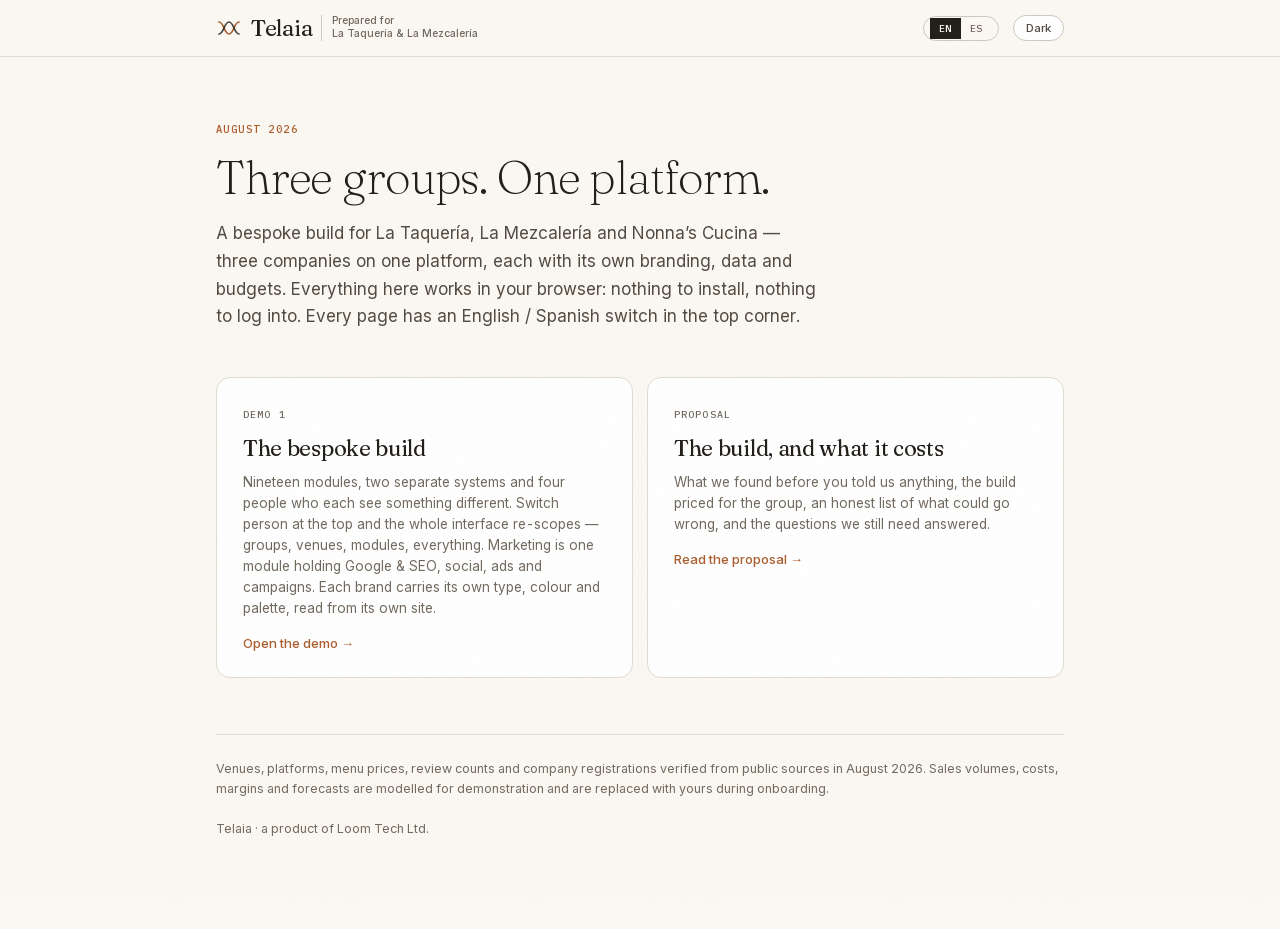
<file: lataqueria/index.html>
<!DOCTYPE html>
<html lang="en" data-theme="light">
<head>
<meta charset="utf-8">
<meta name="viewport" content="width=device-width,initial-scale=1">
<meta name="robots" content="noindex,nofollow">
<title>Telaia — La Taquería &amp; La Mezcalería</title>
<link rel="stylesheet" href="assets/fonts.css">
<style>
/* ============ Telaia · Atelier design system v1.0 ============ */
*,*::before,*::after{box-sizing:border-box}
:root{
  --canvas:#FBF8F2; --surface:#FFFFFF; --sunken:#F0ECE5; --border:#E1DCD2; --border-strong:#CFC8BD;
  --ink:#211D18; --ink-2:#514A41; --ink-muted:#71695F;
  --accent:#AB5C2C; --accent-hover:#90491D; --accent-subtle:#FFF3EB;
  --success:#3F6B48; --warning:#8A5A08; --danger:#A32E22; --info:#1F5F8B;
  --c1:#B54E12; --c2:#136FD6; --c3:#A47D17; --c4:#B71AB1; --c5:#1D9972; --c6:#7D39F7;
  --sh-sm:0 1px 2px rgba(45,35,25,.06),0 1px 3px rgba(45,35,25,.05);
  --sh-md:0 2px 4px rgba(45,35,25,.05),0 6px 16px rgba(45,35,25,.07);
  --sh-lg:0 4px 8px rgba(45,35,25,.05),0 16px 40px rgba(45,35,25,.10);
  --r-sm:4px; --r-md:8px; --r-lg:14px; --r-xl:20px;
  --serif:'Fraunces',Georgia,'Times New Roman',serif;
  --sans:'Inter',-apple-system,BlinkMacSystemFont,'Segoe UI',Helvetica,Arial,sans-serif;
  --mono:'IBM Plex Mono',ui-monospace,SFMono-Regular,Menlo,monospace;
}
html[data-theme="dark"]{
  --canvas:#1A1815; --surface:#22201C; --sunken:#191713; --border:#363229; --border-strong:#4A4438;
  --ink:#F0EBE2; --ink-2:#C7BFB3; --ink-muted:#9B9286;
  --accent:#E0904F; --accent-hover:#EDA163; --accent-subtle:#2E241B;
  --success:#6FA97A; --warning:#D3A24A; --danger:#E0705F; --info:#5FA8DC;
  --c1:#C0571E; --c2:#1F78E1; --c3:#97741E; --c4:#C128BB; --c5:#248E6B; --c6:#8351F2;
  --sh-sm:0 1px 2px rgba(0,0,0,.3); --sh-md:0 2px 4px rgba(0,0,0,.3),0 6px 16px rgba(0,0,0,.35);
  --sh-lg:0 4px 8px rgba(0,0,0,.3),0 16px 40px rgba(0,0,0,.45);
}
html{-webkit-text-size-adjust:100%}
body{margin:0;background:var(--canvas);color:var(--ink);font-family:var(--sans);
  font-size:14px;line-height:1.55;-webkit-font-smoothing:antialiased;font-variant-numeric:tabular-nums}
h1,h2,h3,h4{margin:0;font-weight:400}
.f{font-family:var(--serif);font-weight:400;font-optical-sizing:auto;letter-spacing:-.012em}
.f-light{font-family:var(--serif);font-weight:300;letter-spacing:-.01em}
.mono{font-family:var(--mono);font-variant-numeric:tabular-nums}
.cap{font-family:var(--mono);font-size:10px;letter-spacing:.11em;text-transform:uppercase;color:var(--ink-muted);font-weight:500}
.muted{color:var(--ink-muted)}.ink2{color:var(--ink-2)}
.tnum{font-variant-numeric:tabular-nums}
a{color:var(--accent);text-decoration:none}a:hover{text-decoration:underline}
button{font-family:inherit;font-size:inherit;color:inherit;cursor:pointer;border:0;background:none}
::selection{background:var(--accent-subtle);color:var(--accent-hover)}
/* scroll */
::-webkit-scrollbar{width:10px;height:10px}
::-webkit-scrollbar-track{background:transparent}
::-webkit-scrollbar-thumb{background:var(--border-strong);border-radius:99px;border:3px solid var(--canvas)}
/* --- primitives --- */
.card{background:var(--surface);border:1px solid var(--border);border-radius:var(--r-lg);box-shadow:var(--sh-sm)}
.pad{padding:20px}
.pill{display:inline-flex;align-items:center;gap:6px;border-radius:999px;padding:7px 15px;font-size:13px;
  font-weight:500;border:1px solid var(--border-strong);background:var(--surface);color:var(--ink-2);transition:all .12s}
.pill:hover{border-color:var(--accent);color:var(--accent)}
.pill.on{background:var(--accent);border-color:var(--accent);color:#fff}
.btn{display:inline-flex;align-items:center;gap:8px;border-radius:999px;padding:10px 20px;font-size:14px;
  font-weight:500;background:var(--accent);color:#fff;transition:background .12s}
.btn:hover{background:var(--accent-hover)}
.btn.ghost{background:transparent;color:var(--ink-2);border:1px solid var(--border-strong)}
.btn.ghost:hover{border-color:var(--accent);color:var(--accent);background:transparent}
.tag{display:inline-flex;align-items:center;gap:5px;font-family:var(--mono);font-size:10px;letter-spacing:.06em;
  text-transform:uppercase;padding:3px 8px;border-radius:var(--r-sm);background:var(--sunken);color:var(--ink-muted);font-weight:500}
.tag.ok{background:color-mix(in srgb,var(--success) 14%,transparent);color:var(--success)}
.tag.warn{background:color-mix(in srgb,var(--warning) 16%,transparent);color:var(--warning)}
.tag.bad{background:color-mix(in srgb,var(--danger) 14%,transparent);color:var(--danger)}
.tag.info{background:color-mix(in srgb,var(--info) 14%,transparent);color:var(--info)}
.tag.acc{background:var(--accent-subtle);color:var(--accent-hover)}
.dot{width:7px;height:7px;border-radius:99px;display:inline-block;flex:none}
/* --- data table: SQUARE corners, on purpose --- */
table.dt{width:100%;border-collapse:collapse;font-size:13px;font-variant-numeric:tabular-nums}
table.dt th{font-family:var(--mono);font-size:10px;letter-spacing:.09em;text-transform:uppercase;color:var(--ink-muted);
  font-weight:500;text-align:left;padding:9px 12px;border-bottom:1px solid var(--border-strong);white-space:nowrap;background:var(--sunken)}
table.dt td{padding:10px 12px;border-bottom:1px solid var(--border);vertical-align:middle}
table.dt tr:last-child td{border-bottom:0}
table.dt tbody tr:hover{background:var(--sunken)}
.num{text-align:right;font-variant-numeric:tabular-nums}
/* --- stat tile: the signature --- */
.stat{background:var(--surface);border:1px solid var(--border);border-radius:var(--r-lg);padding:16px 18px;position:relative;overflow:hidden}
.stat .v{font-family:var(--serif);font-weight:400;font-size:30px;line-height:1.05;letter-spacing:-.02em;margin:6px 0 3px;
  font-variant-numeric:tabular-nums;display:block}
.stat .d{font-size:12px;display:flex;align-items:center;gap:5px}
.up{color:var(--success)}.down{color:var(--danger)}.flat{color:var(--ink-muted)}
.grid{display:grid;gap:14px}
/* grid/flex children default to min-width:auto, which lets a wide table blow out
   the whole layout instead of scrolling inside its own container. */
.grid>*,.split>*,.split7>*,.hero>*,.demowrap>*{min-width:0}
.g2{grid-template-columns:repeat(2,1fr)}.g3{grid-template-columns:repeat(3,1fr)}
.g4{grid-template-columns:repeat(4,1fr)}.g5{grid-template-columns:repeat(5,1fr)}.g6{grid-template-columns:repeat(6,1fr)}
.row{display:flex;align-items:center;gap:10px}.wrap{flex-wrap:wrap}.between{justify-content:space-between}
.bar{height:7px;border-radius:99px;background:var(--sunken);overflow:hidden}
.bar>span{display:block;height:100%;border-radius:99px;background:var(--accent)}
.sec-h{display:flex;align-items:baseline;justify-content:space-between;gap:16px;margin:0 0 12px}
.sec-h h3{font-family:var(--serif);font-weight:400;font-size:19px;letter-spacing:-.012em}
hr.rule{border:0;border-top:1px solid var(--border);margin:26px 0}
.grain{position:fixed;inset:0;pointer-events:none;z-index:0;opacity:.035;
  background-image:url("data:image/svg+xml,%3Csvg xmlns='http://www.w3.org/2000/svg' width='180' height='180'%3E%3Cfilter id='n'%3E%3CfeTurbulence type='fractalNoise' baseFrequency='.85' numOctaves='3'/%3E%3C/filter%3E%3Crect width='180' height='180' filter='url(%23n)'/%3E%3C/svg%3E")}
@media (prefers-reduced-motion:reduce){*{animation:none!important;transition:none!important}}
/* --- shared utilities (used by both demos) --- */
.mini{font-size:12px;color:var(--ink-muted)}
.kv{display:flex;justify-content:space-between;gap:12px;padding:7px 0;border-bottom:1px solid var(--border);font-size:13px}
.kv:last-child{border-bottom:0}
.split{display:grid;grid-template-columns:1.35fr 1fr;gap:14px}
.split7{display:grid;grid-template-columns:7fr 5fr;gap:14px}
.scroll{overflow-x:auto}
.vdot{width:9px;height:9px;border-radius:2px;display:inline-block;flex:none}
.legend{display:flex;gap:14px;flex-wrap:wrap;font-size:11.5px;color:var(--ink-muted)}
.legend span{display:inline-flex;align-items:center;gap:5px}
.flowbox{border:1px solid var(--border);border-radius:var(--r-md);padding:12px 14px;background:var(--surface)}
.flowbox.bad{border-color:color-mix(in srgb,var(--danger) 42%,var(--border));background:color-mix(in srgb,var(--danger) 4%,var(--surface))}
.flowbox.good,.flowbox.ok{border-color:color-mix(in srgb,var(--success) 42%,var(--border));background:color-mix(in srgb,var(--success) 4%,var(--surface))}
.flowbox.warn{border-color:color-mix(in srgb,var(--warning) 42%,var(--border));background:color-mix(in srgb,var(--warning) 4%,var(--surface))}
.vchip{display:inline-flex;align-items:center;gap:6px;border-radius:999px;padding:5px 12px;font-size:12px;font-weight:500;
 border:1px solid var(--border-strong);background:var(--surface);color:var(--ink-2)}
.vchip.on{background:var(--ink);border-color:var(--ink);color:var(--canvas)}
.langsw{display:inline-flex;border:1px solid var(--border-strong);border-radius:999px;overflow:hidden;
 font-family:var(--mono);font-size:10px;letter-spacing:.06em;font-weight:500;flex:none}
.langsw span{padding:4px 9px;color:var(--ink-muted);transition:background .12s,color .12s;display:block}
.langsw span.on{background:var(--ink);color:var(--canvas)}
.langsw:hover{border-color:var(--accent)}
/* ---- charts ---- */
.chartwrap{width:100%}
.chartwrap svg text{font-variant-numeric:tabular-nums}
.chartwrap .legend{margin-top:10px}
/* checklists in the proposal */
ul.chk{list-style:none;margin:0;padding:0}
ul.chk li{position:relative;padding:6px 0 6px 24px;font-size:13.5px;line-height:1.5;border-bottom:1px solid var(--border)}
ul.chk li:last-child{border-bottom:0}
ul.chk li::before{content:"";position:absolute;left:2px;top:12px;width:11px;height:11px;border-radius:3px;
  border:1.5px solid var(--border-strong)}

.wrapl{max-width:900px;margin:0 auto;padding:0 26px 90px}
.top{border-bottom:1px solid var(--border);margin-bottom:64px}
.topin{max-width:900px;margin:0 auto;padding:15px 26px;display:flex;align-items:center;gap:14px}
.lock{display:flex;align-items:center;gap:9px}
.lock .wm{font-family:var(--serif);font-weight:400;font-size:23px;letter-spacing:-.012em;line-height:1}
.lock .pn{font-size:10.5px;font-weight:500;color:var(--ink-muted);padding-left:10px;border-left:1px solid var(--border-strong);line-height:1.2}
h1{font-family:var(--serif);font-weight:200;font-size:46px;line-height:1.07;letter-spacing:-.025em;margin:0 0 18px}
.lead{font-size:17px;line-height:1.62;color:var(--ink-2);max-width:600px;margin:0 0 46px}
.eyebrow{font-family:var(--mono);font-size:10.5px;letter-spacing:.14em;text-transform:uppercase;color:var(--accent);font-weight:500;margin-bottom:16px}
a.doc{display:block;text-decoration:none;color:inherit;background:var(--surface);border:1px solid var(--border);
 border-radius:var(--r-lg);padding:24px 26px;transition:border-color .14s,box-shadow .14s,transform .14s}
a.doc:hover{border-color:var(--accent);box-shadow:var(--sh-md);transform:translateY(-1px);text-decoration:none}
a.doc h3{font-family:var(--serif);font-weight:400;font-size:22px;letter-spacing:-.014em;margin:8px 0 7px}
a.doc p{margin:0;font-size:13.5px;color:var(--ink-muted);line-height:1.55}
a.doc .go{margin-top:14px;font-size:13px;color:var(--accent);font-weight:500}
.foot{border-top:1px solid var(--border);margin-top:56px;padding-top:24px;font-size:12.5px;color:var(--ink-muted);line-height:1.6}
/* ==================== RESPONSIVE — authoritative, all pages ==================== */
.hide-sm{display:inline}
.menubtn{display:none}

/* ---- tablet ---- */
@media(max-width:1000px){
  .split,.split7,.hero{grid-template-columns:1fr!important}
  .g3,.g4,.g5,.g6{grid-template-columns:repeat(2,1fr)}
  .wrap2,.wrapp,.wrapl{padding-left:20px;padding-right:20px}
}

/* ---- dense data tables: scroll, but keep the label column pinned ---- */
@media(max-width:1000px){
  .scroll{overflow-x:auto;-webkit-overflow-scrolling:touch}
  .scroll table.dt{min-width:620px}
  .scroll table.dt th:first-child,
  .scroll table.dt td:first-child{position:sticky;left:0;z-index:2;background:var(--surface)}
  .scroll table.dt th:first-child{background:var(--sunken)}
  .scroll table.dt tbody tr:hover td:first-child{background:var(--sunken)}
  .scroll table.dt td:first-child::after{content:'';position:absolute;top:0;right:0;bottom:0;width:1px;background:var(--border)}
  .scroll table.dt th:first-child::after{content:'';position:absolute;top:0;right:0;bottom:0;width:1px;background:var(--border-strong)}
}

/* ---- phone ---- */
@media(max-width:620px){
  body{font-size:14px}
  .content,.wrap2,.wrapp,.wrapl{padding-left:14px!important;padding-right:14px!important}
  .g2{grid-template-columns:1fr}
  .g3,.g4,.g5,.g6{grid-template-columns:repeat(2,1fr);gap:9px}
  .grid{gap:10px}
  .card{border-radius:11px}
  .pad{padding:15px}
  .stat{padding:12px 13px;border-radius:11px}
  .stat .v{font-size:23px;margin:5px 0 2px}
  .stat .d{font-size:11px;flex-wrap:wrap;gap:3px}
  .cap{font-size:9px;letter-spacing:.07em}
  .sec-h{flex-direction:column;align-items:flex-start;gap:2px}
  .sec-h h3{font-size:17px}
  table.dt th{padding:8px 10px;font-size:9.5px}
  table.dt td{padding:9px 10px;font-size:12.5px}
  .flowbox{padding:11px 12px}
  .btn{padding:9px 17px;font-size:13.5px}
  hr.rule{margin:18px 0}
  .legend{gap:9px;font-size:11px}
}
@media(max-width:430px){
  .g3,.g4,.g5,.g6{grid-template-columns:repeat(2,1fr)}
  .stat .v{font-size:21px}
}

/* ============ DEMO 1 + DEMO 2 — side nav becomes an always-visible chip strip ============
   Never hide navigation behind a hamburger: in a narrow window the demo looked empty. */
@media(max-width:1000px){
  .app{grid-template-columns:1fr}
  .app>*,.side,.main{min-width:0}
  .side{position:sticky;top:0;z-index:60;height:auto;overflow:visible;
    border-right:0;border-bottom:1px solid var(--border);
    flex-direction:row;flex-wrap:wrap;align-items:center;gap:8px;padding:0 14px;
    background:var(--canvas);backdrop-filter:none}
  .brandbox{border-bottom:0;padding:9px 0;flex:1;min-width:0}
  .lockup .pn{display:none}
  .menubtn{display:none}
  .sidefoot{margin:0;border-top:0;padding:0;flex:none;display:flex;align-items:center;gap:8px}
  .sidefoot .row.between{margin:0!important;gap:8px}
  .sidefoot>div:last-child{display:none}
  #nav{order:3;flex:1 1 100%;width:100%;min-width:0;max-width:100%;
    display:flex!important;gap:5px;overflow-x:auto;
    padding:9px 0;border-top:1px solid var(--border);scrollbar-width:none;position:static}
  #nav::-webkit-scrollbar{display:none}
  .navgrp{display:contents}
  .navgrp .cap{display:none}
  .nv{flex:none;width:auto;padding:7px 13px;border-radius:999px;border:1px solid var(--border-strong);
    font-size:12.5px;background:var(--surface);white-space:nowrap;font-weight:500}
  .nv .ic{display:none}
  .nv.on{background:var(--ink);color:var(--canvas);border-color:var(--ink)}
  .nv .bdg{margin-left:5px}
  .topbar{padding:9px 14px;gap:8px;top:auto;flex-wrap:wrap}
  .divsw{order:-1;width:100%;border-right:0;padding-right:0;margin:0 0 2px;
    border-bottom:1px solid var(--border);padding-bottom:8px;overflow-x:auto;scrollbar-width:none}
  .divsw::-webkit-scrollbar{display:none}
  .bcard{flex-wrap:wrap}
  .bcard .pill{margin-left:0;width:100%;justify-content:center;margin-top:8px}
  .vsel{flex-wrap:nowrap;overflow-x:auto;scrollbar-width:none;padding-bottom:1px;margin:0 -2px}
  .vsel::-webkit-scrollbar{display:none}
  .hide-sm{display:none}
  .content{padding:18px 14px}
  .pgh h1{font-size:26px}
  .pgh p{font-size:13.5px}
  .alert{flex-wrap:wrap}
  .alert .act{margin-left:0;width:100%;margin-top:8px}
  .alert .act .pill{width:100%;justify-content:center}
  .heat td{font-size:10px;padding:5px 3px!important}
  /* Demo 2's in-shell side nav flattens the same way */
  .demowrap{grid-template-columns:1fr!important}
  .demoside{border-right:0!important;border-bottom:1px solid var(--border);
    flex-direction:row!important;overflow-x:auto;scrollbar-width:none;padding:8px 10px!important;gap:5px!important}
  .demoside::-webkit-scrollbar{display:none}
  .dsn{flex:none;white-space:nowrap;border-radius:999px!important;border:1px solid var(--border-strong);
    padding:7px 13px!important;font-size:12.5px!important}
  .dsn .ic{display:none}
}

/* ==================== DEMO 2 + proposal + landing typography ==================== */
@media(max-width:1000px){
  .topin{gap:12px;flex-wrap:wrap;padding:11px 20px}
  .tabbar{margin-left:0;order:3;width:100%;overflow-x:auto;scrollbar-width:none}
  .tabbar::-webkit-scrollbar{display:none}
  .hero h1{font-size:38px}
  .pricecard{padding:22px}
  .demobody{padding:14px;min-height:0}
  .demobar{padding:8px 10px}
  .demobar .dots{display:none}
  .demobar .row.wrap{flex-wrap:nowrap;overflow-x:auto;scrollbar-width:none}
  .demobar .row.wrap::-webkit-scrollbar{display:none}
  .demobar > span.mini{margin-left:0!important;width:100%}
  h1.dh{font-size:34px}
  h2.sh{font-size:25px}
  .quote{font-size:19px;padding-left:16px}
  section{margin-bottom:46px}
}
@media(max-width:620px){
  .topin{padding:10px 14px;gap:9px}
  .lock .pn{font-size:9.5px}
  .hero h1{font-size:30px}
  .hero p.lead{font-size:15px}
  .big{font-size:30px}
  .modcard{padding:16px}
  .pricecard{padding:18px;border-radius:14px}
  h1.dh{font-size:27px;line-height:1.1}
  h2.sh{font-size:21px}
  h3.ss{font-size:18px}
  p{font-size:14.5px;line-height:1.62}
  p.big{font-size:16px}
  .quote{font-size:17px;margin:22px 0}
  .toc{gap:5px;margin-bottom:34px}
  .toc a{font-size:11.5px;padding:5px 10px}
  .secnum{font-size:9.5px}
  a.doc{padding:18px}
  .stepn{width:23px;height:23px;font-size:10px}
  .foot{font-size:11.5px}
}

/* ---- polish ---- */
@media(max-width:620px){
  /* a lone trailing tile spans the row instead of sitting orphaned */
  .g5>*:nth-child(5):last-child,
  .g3>*:nth-child(3):last-child,
  .g5>*:nth-child(3):last-child{grid-column:1/-1}
}
@media(max-width:1000px){
  /* every pill/chip in a horizontal strip stays on one line */
  .vsel .vchip,.demobar .row.wrap>button,.demonav .dn,.tabbar .tbn{white-space:nowrap;flex:none}
  /* tier switcher gets its own row; chips + demo-data badge share the next one */
  .topbar{flex-wrap:wrap}
  .topbar>.vsel{flex:1 1 auto;min-width:0}
  .topbar>.row{flex:none;margin-left:8px!important;padding-left:8px;border-left:1px solid var(--border)}
  .divsw{min-width:0;max-width:100%}
  .demoflag{font-size:9px;padding:3px 7px}
}

@media(max-width:620px){
  /* three tier buttons fit on a phone; the price note drops to its own line */
  .divsw{flex-wrap:wrap;overflow:visible}
  .divnote{flex-basis:100%;padding-left:0;padding-top:5px}
}

/* Between 1000 and 1120px the sidebar is still 246px wide, so the division
   switcher plus venue chips can outgrow the top bar. Let them wrap and scroll. */
@media(max-width:1180px){
  .topbar{flex-wrap:wrap}
  .divsw{min-width:0;max-width:100%;overflow-x:auto;scrollbar-width:none}
  .divsw::-webkit-scrollbar{display:none}
  .vsel{flex-wrap:nowrap;overflow-x:auto;scrollbar-width:none;min-width:0;flex:1 1 100%}
  .vsel::-webkit-scrollbar{display:none}
}

/* ---------- per-division branding, small screens ---------- */
@media (max-width:900px){
  .masthead{flex-wrap:wrap;gap:12px;padding:16px 15px 14px}
  .masthead .mhmeta{margin-left:0;text-align:left;max-width:100%;width:100%;
    border-top:1px solid var(--border);padding-top:10px}
  .masthead .mhwm{font-size:21px}
  html[data-div="taq"] .masthead .mhwm{font-size:19px}
  html[data-div="mez"] .masthead .mhwm{font-size:16px}
  .pgh h1{font-size:calc(var(--h1-size,32px) - 6px)}
}
@media (max-width:1000px){
  .dvb .dvm{display:none}
  .subtabs{flex-wrap:nowrap;overflow-x:auto;-webkit-overflow-scrolling:touch;padding-bottom:6px}
  .stb{flex:none}
}
@media (max-width:560px){
  .masthead .mhmark svg{width:32px;height:32px}
}
/* Below the sidebar breakpoint the brand box is a full-width bar; the band must not
   hang off either edge (negative margins were tuned for the 246px rail). */
@media (max-width:1000px){
  /* the fixed top rail already carries the division motif full-width here */
  .brandband{display:none}
}

@media(max-width:1180px){
  .whosw{order:-2;width:100%;border-right:0;padding-right:0;margin:0 0 6px;
    padding-bottom:7px;border-bottom:1px solid var(--border);overflow-x:auto;scrollbar-width:none}
  .whosw::-webkit-scrollbar{display:none}
}
</style>
</head>
<body>
<div class="grain"></div>
<div class="top"><div class="topin">
 <div class="lock">
  <svg width="26" height="26" viewBox="0 0 26 26" fill="none">
   <path d="M3 7c5 0 5 12 10 12s5-12 10-12" stroke="#AB5C2C" stroke-width="1.7" stroke-linecap="round"/>
   <path d="M3 19c5 0 5-12 10-12s5 12 10 12" stroke="currentColor" stroke-width="1.7" stroke-linecap="round" opacity=".85"/></svg>
  <div class="wm">Telaia</div><div class="pn">Prepared for<br>La Taquería &amp; La Mezcalería</div></div>
 <button class="langsw" id="langbtn" style="margin-left:auto" onclick="tgLang()"><span class="on">EN</span><span>ES</span></button>
 <button class="pill" style="padding:5px 12px;font-size:11.5px" onclick="tg()" id="tb">Dark</button>
</div></div>
<div class="wrapl">
 <div class="eyebrow">August 2026</div>
 <h1>Three groups. One platform.</h1>
 <p class="lead">A bespoke build for La Taquería, La Mezcalería and Nonna&rsquo;s Cucina — three companies on one platform, each with its own branding, data and budgets. Everything here works in your browser: nothing to install, nothing to log into. Every page has an English / Spanish switch in the top corner.</p>
 <div class="grid g2">
  <a class="doc" href="demo-custom.html">
   <span class="cap">Demo 1</span><h3>The bespoke build</h3>
   <p>Nineteen modules, two separate systems and four people who each see something different. Switch person at the top and the whole interface re-scopes — groups, venues, modules, everything. Marketing is one module holding Google &amp; SEO, social, ads and campaigns. Each brand carries its own type, colour and palette, read from its own site.</p>
   <div class="go">Open the demo →</div></a>

  <a class="doc" href="proposal.html">
   <span class="cap">Proposal</span><h3>The build, and what it costs</h3>
   <p>What we found before you told us anything, the build priced for the group, an honest list of what could go wrong, and the questions we still need answered.</p>
   <div class="go">Read the proposal →</div></a>
 </div>
 <div class="foot">Venues, platforms, menu prices, review counts and company registrations verified from public sources in August 2026. Sales volumes, costs, margins and forecasts are modelled for demonstration and are replaced with yours during onboarding.<br><br>Telaia · a product of Loom Tech Ltd.</div>
</div>
<script src="assets/i18n.js"></script>
<script>
function tg(){const h=document.documentElement,d=h.dataset.theme==='dark';
 h.dataset.theme=d?'light':'dark';document.getElementById('tb').textContent=d?'Dark':'Light';applyLang();}
applyLang();
</script>
</body>
</html>
</file>
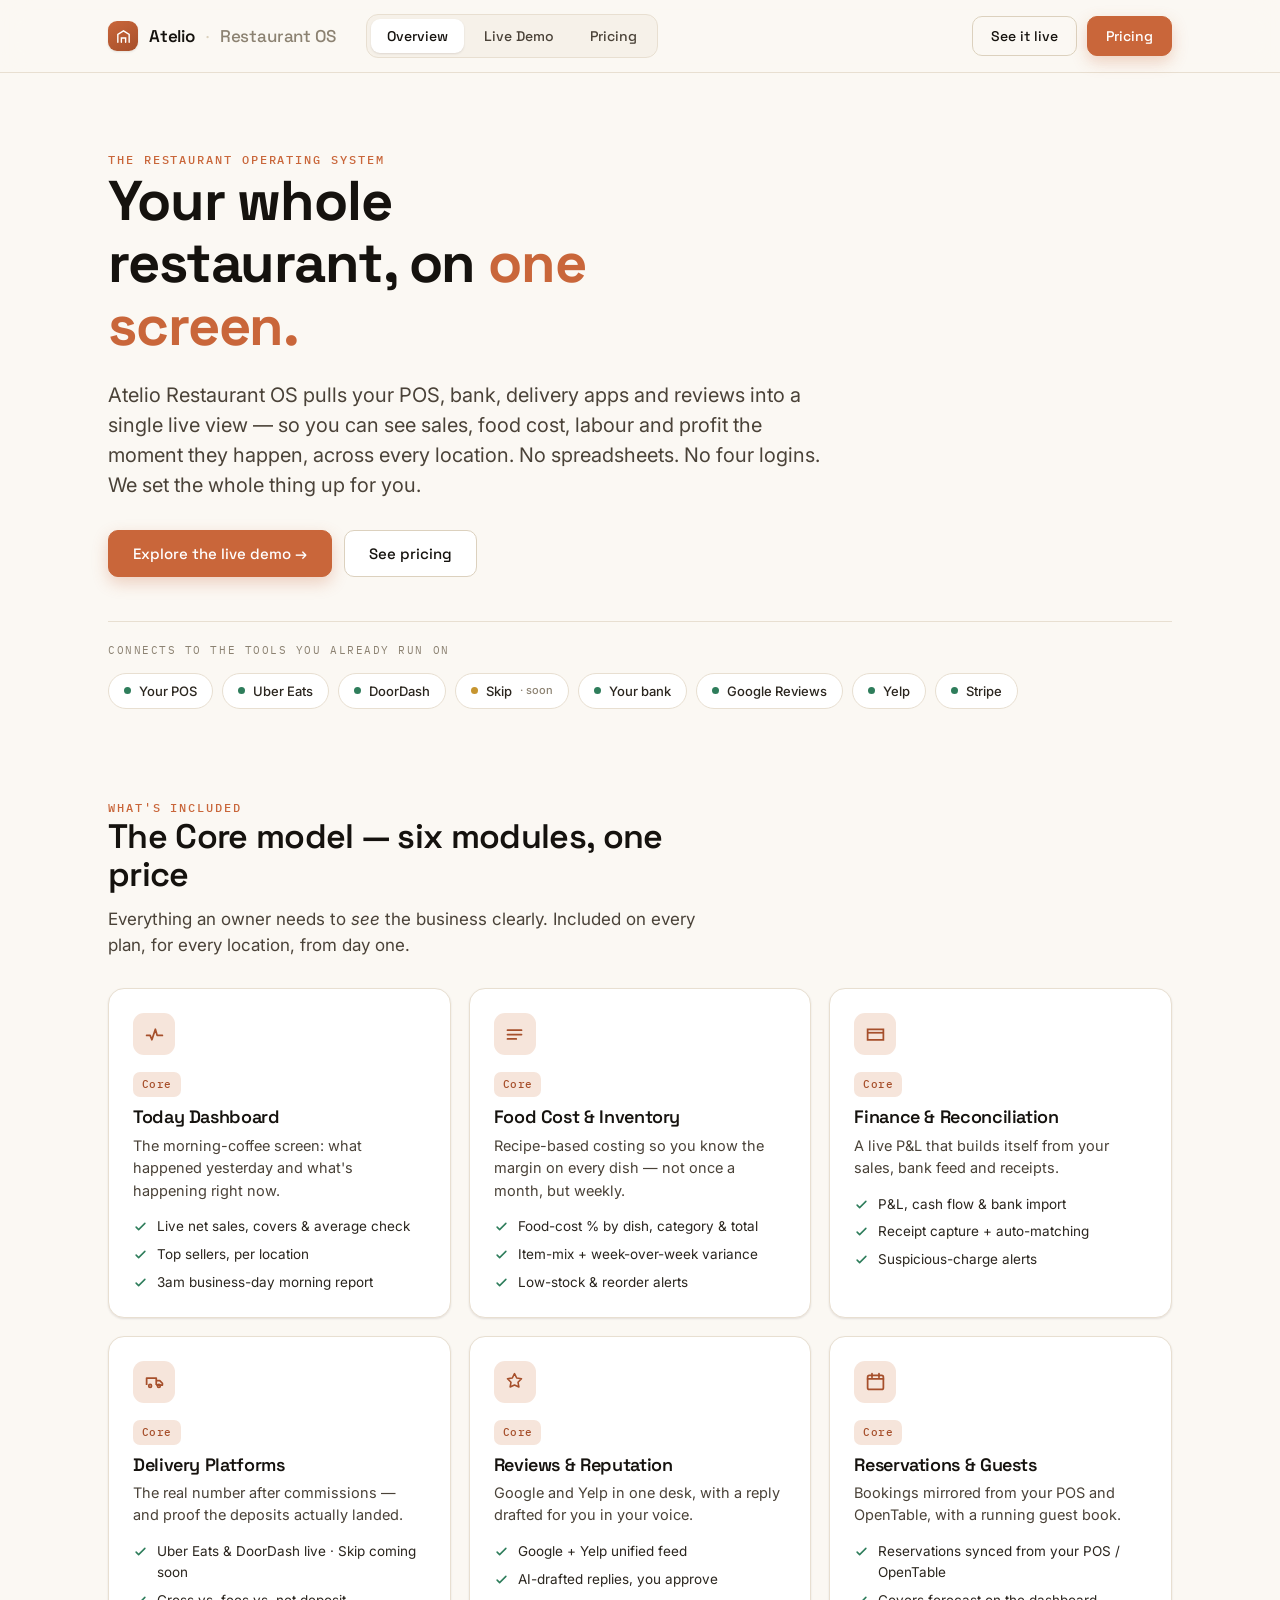
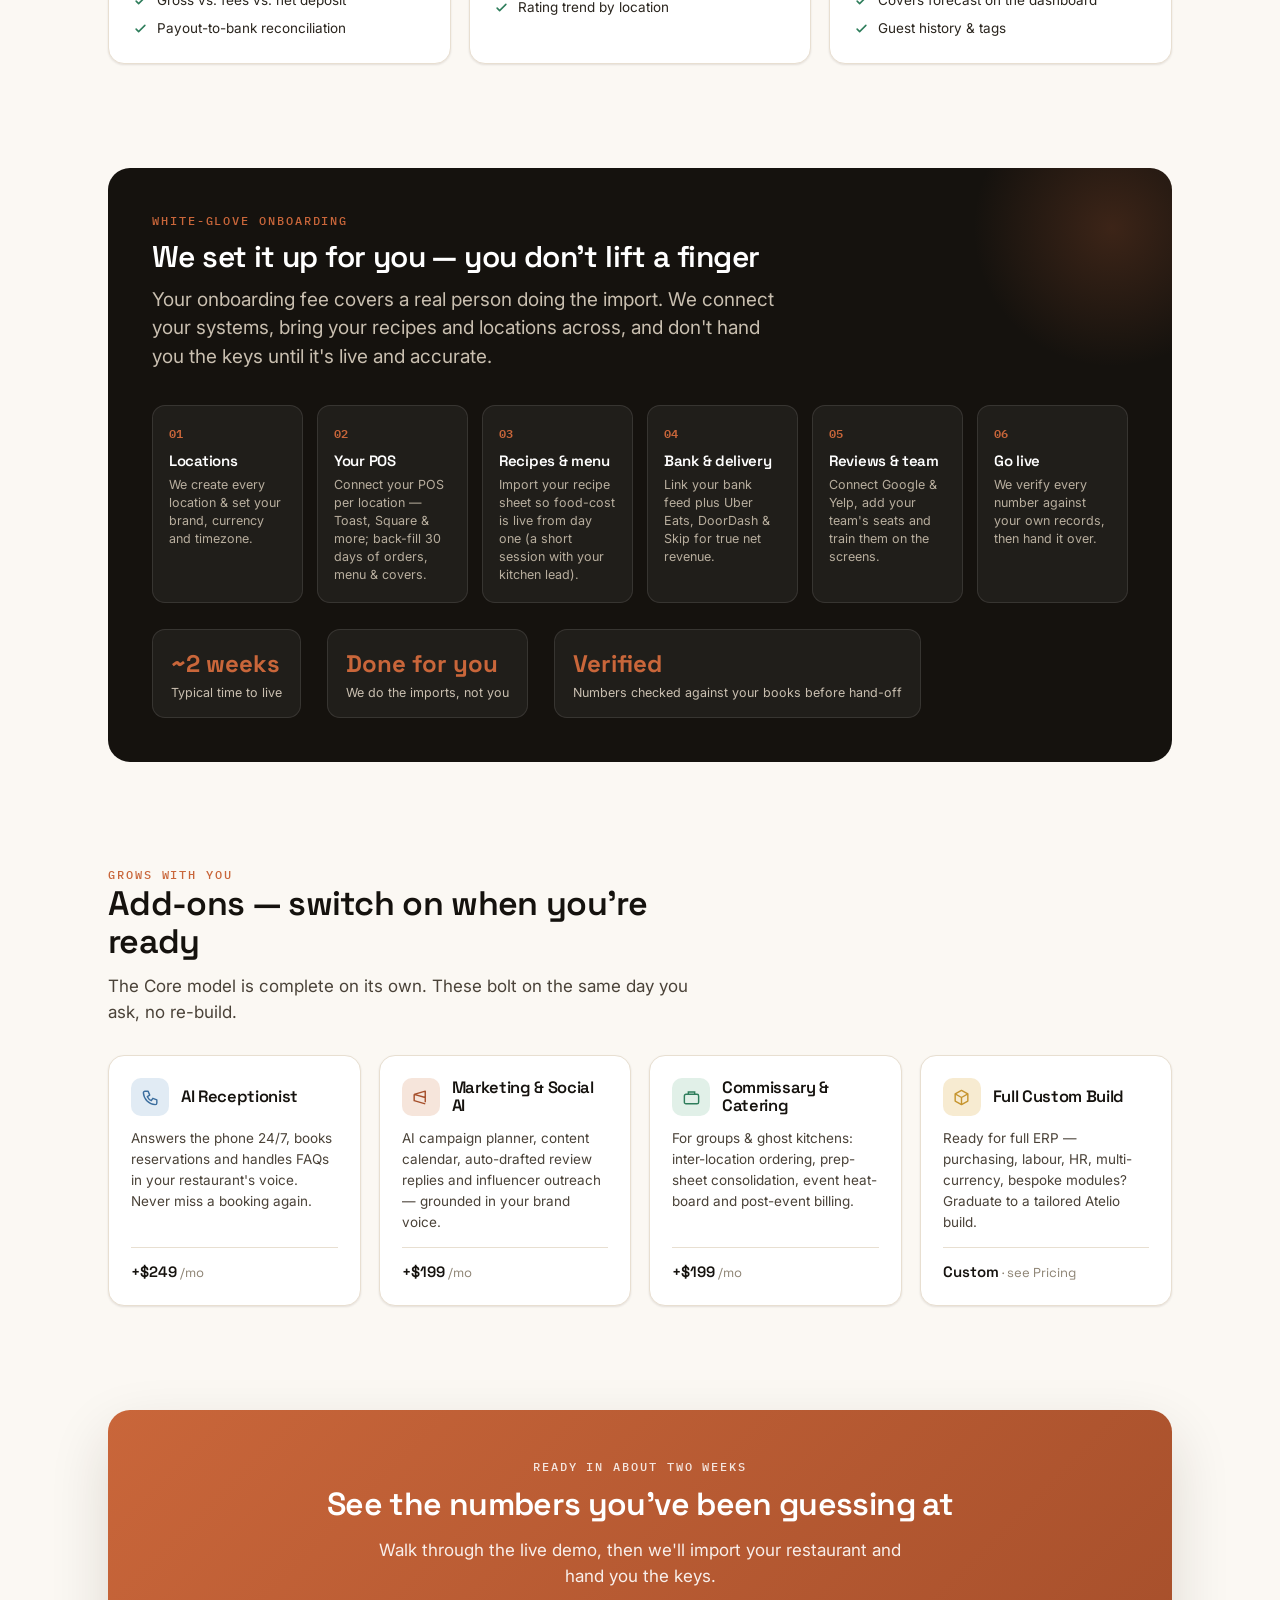
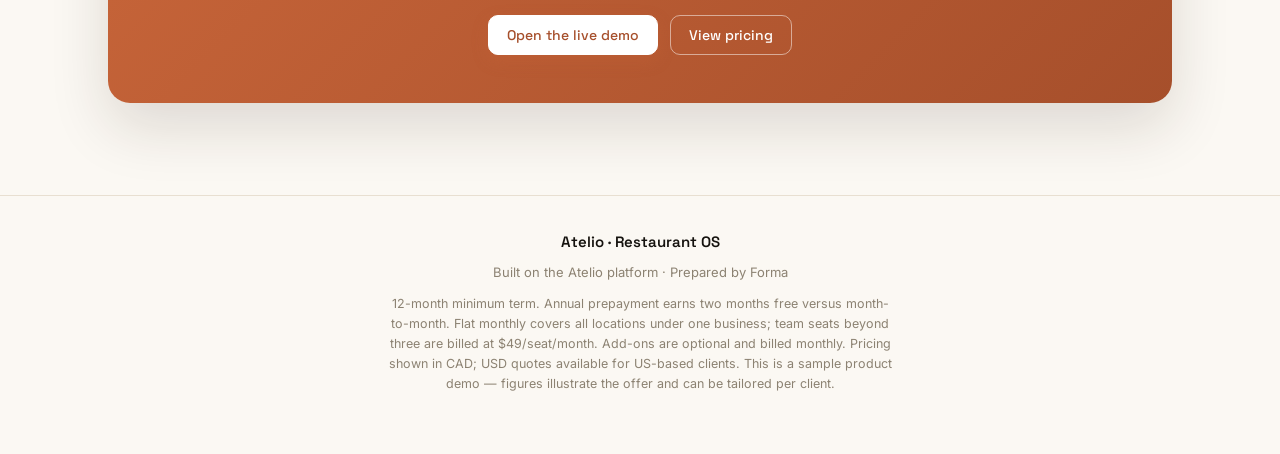
<file: restaurant-os-docs/index.html>
<!DOCTYPE html>
<html lang="en">
<head>
<meta charset="UTF-8">
<meta name="viewport" content="width=device-width, initial-scale=1.0">
<title>Atelio · Restaurant OS — Product Demo</title>
<link rel="preconnect" href="https://fonts.googleapis.com">
<link rel="preconnect" href="https://fonts.gstatic.com" crossorigin>
<link href="https://fonts.googleapis.com/css2?family=Space+Grotesk:wght@400;500;600;700&family=Inter:wght@400;500;600;700&family=IBM+Plex+Mono:wght@400;500;600&display=swap" rel="stylesheet">
<style>
  :root{
    --ink:#15120E; --ink-2:#2A251E; --ink-3:#4A4238;
    --paper:#FBF8F3; --surface:#FFFFFF; --surface-2:#F6F1E9;
    --line:#E8DFD1; --line-2:#DCD1BE;
    --muted:#8C8272; --muted-2:#A79C89;
    --accent:#C9663A; --accent-d:#A64F2B; --accent-soft:#F6E5DB;
    --green:#2E7D5B; --green-soft:#E1F0E8;
    --amber:#C6952F; --amber-soft:#F7EBD1;
    --red:#C0503A; --red-soft:#F7E2DC;
    --blue:#3C6E9E; --blue-soft:#E1EBF4;
    --shadow-sm:0 1px 2px rgba(30,20,10,.06),0 1px 3px rgba(30,20,10,.05);
    --shadow:0 6px 24px rgba(40,28,14,.08),0 2px 6px rgba(40,28,14,.05);
    --shadow-lg:0 24px 60px rgba(40,28,14,.14);
    --r:16px; --r-sm:11px;
    --font-d:'Space Grotesk',sans-serif; --font:'Inter',sans-serif; --font-m:'IBM Plex Mono',monospace;
  }
  *{box-sizing:border-box;margin:0;padding:0}
  html{scroll-behavior:smooth}
  body{font-family:var(--font);background:var(--paper);color:var(--ink);line-height:1.55;-webkit-font-smoothing:antialiased}
  h1,h2,h3,h4{font-family:var(--font-d);font-weight:600;line-height:1.12;letter-spacing:-.02em}
  a{color:inherit;text-decoration:none}
  .mono{font-family:var(--font-m)}
  .wrap{max-width:1120px;margin:0 auto;padding:0 28px}

  /* ---- top bar ---- */
  .topbar{position:sticky;top:0;z-index:50;background:rgba(251,248,243,.86);backdrop-filter:blur(14px);border-bottom:1px solid var(--line)}
  .topbar-in{max-width:1120px;margin:0 auto;padding:14px 28px;display:flex;align-items:center;gap:22px}
  .brand{display:flex;align-items:center;gap:11px;font-family:var(--font-d);font-weight:600;font-size:17px;letter-spacing:-.01em}
  .logo{width:30px;height:30px;border-radius:9px;background:linear-gradient(150deg,var(--accent),var(--accent-d));display:grid;place-items:center;box-shadow:var(--shadow-sm)}
  .logo svg{width:17px;height:17px}
  .brand .sep{color:var(--line-2);font-weight:400}
  .brand .prod{color:var(--muted);font-weight:500}
  .tabs{display:flex;gap:4px;margin-left:8px;background:var(--surface-2);padding:4px;border-radius:12px;border:1px solid var(--line)}
  .tab{font-family:var(--font-d);font-weight:500;font-size:14px;color:var(--ink-3);padding:8px 16px;border-radius:9px;cursor:pointer;border:none;background:transparent;transition:.16s}
  .tab:hover{color:var(--ink)}
  .tab.active{background:var(--surface);color:var(--ink);box-shadow:var(--shadow-sm)}
  .top-cta{margin-left:auto;display:flex;gap:10px;align-items:center}
  .btn{font-family:var(--font-d);font-weight:500;font-size:14px;padding:10px 18px;border-radius:10px;border:1px solid var(--line-2);background:var(--surface);color:var(--ink);cursor:pointer;transition:.16s;white-space:nowrap}
  .btn:hover{border-color:var(--muted-2);transform:translateY(-1px)}
  .btn.primary{background:var(--accent);border-color:var(--accent);color:#fff;box-shadow:0 6px 16px rgba(201,102,58,.28)}
  .btn.primary:hover{background:var(--accent-d)}
  .btn.ghost{background:transparent}
  @media(max-width:860px){.tabs{margin-left:0}.top-cta{display:none}.topbar-in{flex-wrap:wrap;gap:12px}}

  .view{display:none;animation:fade .35s ease}
  .view.active{display:block}
  @keyframes fade{from{opacity:0;transform:translateY(6px)}to{opacity:1;transform:none}}

  .eyebrow{font-family:var(--font-m);font-size:12px;letter-spacing:.16em;text-transform:uppercase;color:var(--accent);font-weight:500}
  .lead{font-size:19px;color:var(--ink-3);line-height:1.5}

  /* ---- hero ---- */
  .hero{padding:78px 0 30px;position:relative}
  .hero h1{font-size:56px;font-weight:700;max-width:16ch}
  .hero h1 em{font-style:normal;color:var(--accent)}
  .hero .lead{margin-top:22px;max-width:56ch;font-size:20px}
  .hero-cta{margin-top:30px;display:flex;gap:12px;flex-wrap:wrap}
  .hero-cta .btn{padding:13px 24px;font-size:15px}
  @media(max-width:720px){.hero h1{font-size:38px}.hero{padding:48px 0 20px}}

  .connectstrip{margin-top:44px;padding:20px 0 8px;border-top:1px solid var(--line)}
  .connectstrip .cs-label{font-family:var(--font-m);font-size:11px;letter-spacing:.14em;text-transform:uppercase;color:var(--muted);margin-bottom:14px}
  .chips{display:flex;flex-wrap:wrap;gap:9px}
  .chip{font-size:13px;font-weight:500;color:var(--ink-2);background:var(--surface);border:1px solid var(--line);border-radius:999px;padding:7px 15px;display:flex;align-items:center;gap:8px}
  .chip .dot{width:7px;height:7px;border-radius:50%;background:var(--green)}

  .sec{padding:52px 0}
  .sec-head{max-width:60ch;margin-bottom:30px}
  .sec-head h2{font-size:34px;font-weight:600}
  .sec-head p{margin-top:12px;font-size:17px;color:var(--ink-3)}
  .sec-head.center{margin-left:auto;margin-right:auto;text-align:center}

  /* ---- module cards ---- */
  .grid{display:grid;gap:18px}
  .g3{grid-template-columns:repeat(3,1fr)}
  .g2{grid-template-columns:repeat(2,1fr)}
  .g4{grid-template-columns:repeat(4,1fr)}
  @media(max-width:900px){.g3,.g4{grid-template-columns:repeat(2,1fr)}}
  @media(max-width:620px){.g3,.g4,.g2{grid-template-columns:1fr}}
  .card{background:var(--surface);border:1px solid var(--line);border-radius:var(--r);padding:24px;box-shadow:var(--shadow-sm);transition:.18s}
  .card:hover{box-shadow:var(--shadow);transform:translateY(-2px);border-color:var(--line-2)}
  .m-ico{width:42px;height:42px;border-radius:11px;display:grid;place-items:center;margin-bottom:15px;background:var(--accent-soft);color:var(--accent-d)}
  .m-ico svg{width:21px;height:21px}
  .card h3{font-size:18px;margin-bottom:7px}
  .card .desc{font-size:14.5px;color:var(--ink-3);margin-bottom:14px}
  .feat{list-style:none;display:flex;flex-direction:column;gap:7px}
  .feat li{font-size:13.5px;color:var(--ink-2);display:flex;gap:9px;align-items:flex-start}
  .feat li svg{width:15px;height:15px;color:var(--green);flex-shrink:0;margin-top:3px}
  .badge{display:inline-block;font-family:var(--font-m);font-size:11px;font-weight:500;letter-spacing:.04em;padding:4px 9px;border-radius:7px;background:var(--green-soft);color:var(--green)}
  .badge.core{background:var(--accent-soft);color:var(--accent-d)}

  /* ---- onboarding stepper ---- */
  .onb{background:var(--ink);color:#F3ECE2;border-radius:22px;padding:44px;position:relative;overflow:hidden}
  .onb::after{content:"";position:absolute;right:-80px;top:-80px;width:280px;height:280px;background:radial-gradient(circle,rgba(201,102,58,.22),transparent 70%)}
  .onb h2{color:#fff;font-size:30px}
  .onb .lead{color:#C9BFB0;max-width:52ch;margin-top:12px;position:relative}
  .steps{margin-top:34px;display:grid;grid-template-columns:repeat(6,1fr);gap:14px;position:relative}
  @media(max-width:900px){.steps{grid-template-columns:repeat(3,1fr)}}
  @media(max-width:560px){.steps{grid-template-columns:repeat(2,1fr)}}
  .step{background:rgba(255,255,255,.05);border:1px solid rgba(255,255,255,.1);border-radius:13px;padding:18px 16px}
  .step .n{font-family:var(--font-m);font-size:12px;color:var(--accent);font-weight:600;margin-bottom:10px}
  .step h4{font-size:15px;color:#fff;margin-bottom:6px}
  .step p{font-size:12.5px;color:#B8AE9E;line-height:1.45}
  .onb-foot{margin-top:26px;display:flex;gap:26px;flex-wrap:wrap;align-items:center;position:relative}
  .onb-foot .kpi{display:flex;flex-direction:column;background:rgba(255,255,255,.05);border:1px solid rgba(255,255,255,.1);border-radius:13px;padding:15px 18px}
  .onb-foot .kpi b{font-family:var(--font-d);font-size:24px;color:var(--accent)}
  .onb-foot .kpi span{font-size:12.5px;color:#C9BFB0}

  /* ---- add-ons ---- */
  .addon{background:var(--surface);border:1px solid var(--line);border-radius:var(--r);padding:22px;display:flex;flex-direction:column;box-shadow:var(--shadow-sm);transition:.18s}
  .addon:hover{box-shadow:var(--shadow);transform:translateY(-2px)}
  .addon .a-top{display:flex;align-items:center;gap:12px;margin-bottom:12px}
  .a-ico{width:38px;height:38px;border-radius:10px;display:grid;place-items:center;flex-shrink:0}
  .a-ico svg{width:19px;height:19px}
  .addon h3{font-size:16.5px}
  .addon p{font-size:13.5px;color:var(--ink-3);flex:1;margin-bottom:14px}
  .addon .price{font-family:var(--font-d);font-weight:600;font-size:15px;color:var(--ink);padding-top:12px;border-top:1px solid var(--line)}
  .addon .price span{color:var(--muted);font-weight:400;font-size:13px}

  /* ---- generic band ---- */
  .band{background:linear-gradient(135deg,var(--accent),var(--accent-d));border-radius:22px;padding:48px;text-align:center;color:#fff;box-shadow:var(--shadow-lg)}
  .band h2{color:#fff;font-size:32px}
  .band p{color:rgba(255,255,255,.9);max-width:50ch;margin:14px auto 0;font-size:17px}
  .band .btn{margin-top:26px}
  .band .btn.primary{background:#fff;color:var(--accent-d);border-color:#fff}
  .band .btn.ghost{background:transparent;border-color:rgba(255,255,255,.5);color:#fff}

  /* =========== LIVE DEMO =========== */
  .demo-frame{margin:26px 0 10px;border:1px solid var(--line-2);border-radius:20px;overflow:hidden;box-shadow:var(--shadow-lg);background:var(--surface)}
  .demo-chrome{display:flex;align-items:center;gap:12px;padding:11px 16px;background:var(--ink);border-bottom:1px solid rgba(0,0,0,.2)}
  .dots{display:flex;gap:7px}
  .dots i{width:11px;height:11px;border-radius:50%;display:block}
  .dots i:nth-child(1){background:#E5654B}.dots i:nth-child(2){background:#E5B23A}.dots i:nth-child(3){background:#54B36A}
  .demo-url{flex:1;background:rgba(255,255,255,.08);color:#C9BFB0;font-family:var(--font-m);font-size:12px;padding:6px 13px;border-radius:8px;text-align:center;max-width:340px;margin:0 auto}
  .demo-tag{font-family:var(--font-m);font-size:10.5px;letter-spacing:.1em;background:var(--accent);color:#fff;padding:4px 9px;border-radius:6px;font-weight:600}
  .app{display:flex;min-height:560px;background:var(--surface-2)}
  .side{width:216px;background:var(--surface);border-right:1px solid var(--line);padding:16px 12px;flex-shrink:0}
  .side .app-brand{display:flex;align-items:center;gap:9px;padding:6px 8px 16px;font-family:var(--font-d);font-weight:600;font-size:14px;border-bottom:1px solid var(--line);margin-bottom:12px}
  .side .app-brand .logo{width:24px;height:24px;border-radius:7px}
  .side .app-brand .logo svg{width:13px;height:13px}
  .navitem{display:flex;align-items:center;gap:11px;padding:10px 11px;border-radius:9px;font-size:13.5px;font-weight:500;color:var(--ink-3);cursor:pointer;transition:.14s;margin-bottom:2px}
  .navitem svg{width:17px;height:17px;opacity:.75}
  .navitem:hover{background:var(--surface-2);color:var(--ink)}
  .navitem.active{background:var(--accent-soft);color:var(--accent-d)}
  .navitem.active svg{opacity:1}
  .side-foot{margin-top:14px;padding-top:12px;border-top:1px solid var(--line)}
  .side-foot .u{display:flex;align-items:center;gap:9px;padding:7px 8px}
  .avatar{width:28px;height:28px;border-radius:50%;background:var(--blue);color:#fff;display:grid;place-items:center;font-size:12px;font-weight:600;font-family:var(--font-d)}
  .side-foot .u span{font-size:12.5px;font-weight:500}
  .side-foot .u small{display:block;color:var(--muted);font-size:11px;font-weight:400}

  .main{flex:1;padding:22px 24px;overflow:hidden}
  .main-head{display:flex;align-items:center;justify-content:space-between;margin-bottom:20px;flex-wrap:wrap;gap:12px}
  .main-head h2{font-size:22px}
  .main-head .sub{font-size:13px;color:var(--muted);margin-top:3px}
  .locsw{display:flex;gap:3px;background:var(--surface);border:1px solid var(--line);border-radius:10px;padding:3px}
  .locsw button{font-family:var(--font);font-size:12.5px;font-weight:500;color:var(--ink-3);background:transparent;border:none;padding:7px 12px;border-radius:7px;cursor:pointer;transition:.14s}
  .locsw button.active{background:var(--ink);color:#fff}

  .screen{display:none}.screen.active{display:block;animation:fade .3s ease}
  .kpirow{display:grid;grid-template-columns:repeat(4,1fr);gap:13px;margin-bottom:18px}
  @media(max-width:760px){.kpirow{grid-template-columns:repeat(2,1fr)}.side{display:none}}
  .kpi{background:var(--surface);border:1px solid var(--line);border-radius:13px;padding:15px 16px}
  .kpi .lbl{font-size:11.5px;color:var(--muted);font-weight:500;text-transform:uppercase;letter-spacing:.05em}
  .kpi .val{font-family:var(--font-d);font-weight:600;font-size:25px;margin-top:5px;letter-spacing:-.02em}
  .kpi .val small{font-size:14px;color:var(--muted);font-weight:400}
  .kpi .trend{font-family:var(--font-m);font-size:11.5px;margin-top:6px;font-weight:500}
  .up{color:var(--green)}.down{color:var(--red)}.flat{color:var(--muted)}

  .panels{display:grid;grid-template-columns:1.6fr 1fr;gap:16px}
  @media(max-width:760px){.panels{grid-template-columns:1fr}}
  .panel{background:var(--surface);border:1px solid var(--line);border-radius:13px;padding:18px}
  .panel h3{font-size:14px;font-weight:600;margin-bottom:2px;display:flex;align-items:center;justify-content:space-between}
  .panel h3 .tiny{font-family:var(--font-m);font-size:11px;color:var(--muted);font-weight:400}
  .panel .psub{font-size:12px;color:var(--muted);margin-bottom:15px}

  /* bar chart */
  .bars{display:flex;align-items:flex-end;gap:7px;height:120px;padding-top:8px}
  .bars .b{flex:1;display:flex;flex-direction:column;justify-content:flex-end;align-items:center;gap:6px;height:100%}
  .bars .b i{width:100%;max-width:26px;background:linear-gradient(var(--accent),var(--accent-d));border-radius:5px 5px 0 0;display:block;transition:height .5s ease}
  .bars .b span{font-size:10px;color:var(--muted);font-family:var(--font-m)}
  .bars .b.peak i{background:linear-gradient(var(--green),#256b4c)}

  .lst{list-style:none;display:flex;flex-direction:column;gap:2px}
  .lrow{display:flex;align-items:center;gap:12px;padding:9px 6px;border-radius:8px}
  .lrow:hover{background:var(--surface-2)}
  .lrow .rk{font-family:var(--font-m);font-size:12px;color:var(--muted);width:16px}
  .lrow .nm{flex:1;font-size:13.5px;font-weight:500}
  .lrow .nm small{display:block;color:var(--muted);font-weight:400;font-size:11.5px}
  .lrow .amt{font-family:var(--font-m);font-size:13px;font-weight:500}
  .miniprog{height:6px;border-radius:4px;background:var(--surface-2);overflow:hidden;margin-top:5px}
  .miniprog i{display:block;height:100%;border-radius:4px;background:var(--accent)}

  .alertcard{background:var(--red-soft);border:1px solid #EBC3B7;border-radius:11px;padding:13px 15px;display:flex;gap:12px;align-items:flex-start;margin-top:15px}
  .alertcard svg{width:18px;height:18px;color:var(--red);flex-shrink:0;margin-top:1px}
  .alertcard b{font-size:13px}.alertcard p{font-size:12.5px;color:var(--ink-3);margin-top:2px}

  .report{font-size:13px;color:var(--ink-2);line-height:1.6}
  .report .r-item{display:flex;gap:10px;padding:8px 0;border-bottom:1px dashed var(--line)}
  .report .r-item:last-child{border:none}
  .report .r-item svg{width:15px;height:15px;flex-shrink:0;margin-top:3px;color:var(--accent)}

  /* gauge */
  .gauge-wrap{display:flex;align-items:center;gap:22px}
  .gauge{width:120px;height:120px;flex-shrink:0;position:relative}
  .gauge svg{transform:rotate(-90deg)}
  .gauge .gc{position:absolute;inset:0;display:grid;place-items:center;text-align:center}
  .gauge .gc b{font-family:var(--font-d);font-size:26px;font-weight:600}
  .gauge .gc span{font-size:11px;color:var(--muted);display:block}

  table.dt{width:100%;border-collapse:collapse}
  table.dt th{text-align:left;font-size:10.5px;text-transform:uppercase;letter-spacing:.05em;color:var(--muted);font-weight:600;padding:8px 10px;border-bottom:1px solid var(--line)}
  table.dt td{padding:11px 10px;font-size:13px;border-bottom:1px solid var(--line)}
  table.dt td.num{font-family:var(--font-m);text-align:right}
  table.dt tr:last-child td{border:none}
  .pill{font-family:var(--font-m);font-size:11px;padding:3px 8px;border-radius:6px;font-weight:500}
  .pill.g{background:var(--green-soft);color:var(--green)}
  .pill.a{background:var(--amber-soft);color:var(--amber)}
  .pill.r{background:var(--red-soft);color:var(--red)}

  .platcard{border:1px solid var(--line);border-radius:12px;padding:16px;background:var(--surface)}
  .platcard .ph{display:flex;align-items:center;justify-content:space-between;margin-bottom:12px}
  .platcard .ph b{font-size:14px;font-family:var(--font-d)}
  .platcard .prow{display:flex;justify-content:space-between;font-size:12.5px;padding:5px 0}
  .platcard .prow span{color:var(--muted)}
  .platcard .prow .v{font-family:var(--font-m);color:var(--ink)}
  .platcard .prow.net{border-top:1px solid var(--line);margin-top:6px;padding-top:9px;font-weight:600}
  .platcard .prow.net .v{color:var(--green)}

  .review{border:1px solid var(--line);border-radius:12px;padding:15px 16px;margin-bottom:12px;background:var(--surface)}
  .review .rvh{display:flex;align-items:center;gap:10px;margin-bottom:8px}
  .review .rvh .src{font-family:var(--font-m);font-size:10.5px;padding:3px 7px;border-radius:5px;background:var(--surface-2);color:var(--ink-3)}
  .stars{color:var(--amber);font-size:13px;letter-spacing:1px}
  .review .who{font-size:13px;font-weight:600;margin-left:auto;color:var(--muted)}
  .review .body{font-size:13px;color:var(--ink-2);line-height:1.5}
  .review .btn-sm{margin-top:10px;font-family:var(--font-d);font-size:12px;font-weight:500;padding:7px 13px;border-radius:8px;border:1px solid var(--line-2);background:var(--surface);color:var(--accent-d);cursor:pointer;transition:.14s;display:inline-flex;align-items:center;gap:7px}
  .review .btn-sm:hover{background:var(--accent-soft);border-color:var(--accent)}
  .aidraft{margin-top:11px;background:var(--accent-soft);border:1px solid #EAD3C4;border-radius:9px;padding:12px 13px;font-size:12.5px;color:var(--ink-2);display:none}
  .aidraft.show{display:block;animation:fade .3s}
  .aidraft .dl{font-family:var(--font-m);font-size:10px;letter-spacing:.08em;text-transform:uppercase;color:var(--accent-d);margin-bottom:6px;display:flex;align-items:center;gap:6px}

  .pl-tbl{width:100%;border-collapse:collapse}
  .pl-tbl td{padding:10px 8px;font-size:13.5px;border-bottom:1px solid var(--line)}
  .pl-tbl td.num{font-family:var(--font-m);text-align:right}
  .pl-tbl tr.tot td{font-weight:600;border-top:2px solid var(--line-2);border-bottom:none;font-size:15px}
  .pl-tbl tr.tot td.num{color:var(--green)}
  .pl-tbl .ind{padding-left:22px;color:var(--ink-3)}

  /* =========== PRICING =========== */
  .price-hero{text-align:center;padding:56px 0 20px}
  .price-hero h1{font-size:44px}
  .price-hero .lead{margin:16px auto 0;max-width:52ch}
  .toggle{display:inline-flex;gap:4px;background:var(--surface);border:1px solid var(--line);border-radius:11px;padding:4px;margin:26px auto 0}
  .toggle button{font-family:var(--font-d);font-weight:500;font-size:13.5px;color:var(--ink-3);background:transparent;border:none;padding:9px 18px;border-radius:8px;cursor:pointer;transition:.14s}
  .toggle button.active{background:var(--ink);color:#fff}
  .toggle .save{font-size:11px;color:var(--green);font-weight:600;margin-left:4px}

  .plan-main{display:grid;grid-template-columns:1.15fr .85fr;gap:22px;margin-top:8px}
  @media(max-width:820px){.plan-main{grid-template-columns:1fr}}
  .plan{background:var(--surface);border:2px solid var(--accent);border-radius:20px;padding:32px;box-shadow:var(--shadow);position:relative}
  .plan .tagtop{position:absolute;top:-13px;left:32px;background:var(--accent);color:#fff;font-family:var(--font-m);font-size:11px;letter-spacing:.08em;padding:5px 13px;border-radius:8px;font-weight:600}
  .plan h3{font-size:22px;margin-bottom:4px}
  .plan .pdesc{font-size:14px;color:var(--ink-3);margin-bottom:20px}
  .bigprice{display:flex;align-items:baseline;gap:6px}
  .bigprice .cur{font-family:var(--font-d);font-size:22px;font-weight:500;color:var(--ink-3)}
  .bigprice .amt{font-family:var(--font-d);font-size:52px;font-weight:700;letter-spacing:-.03em}
  .bigprice .per{font-size:15px;color:var(--muted)}
  .setup-line{margin-top:8px;font-size:14px;color:var(--ink-3)}
  .setup-line b{font-family:var(--font-d);color:var(--ink)}
  .incl{list-style:none;margin-top:22px;display:flex;flex-direction:column;gap:11px}
  .incl li{display:flex;gap:11px;font-size:14px;align-items:flex-start}
  .incl li svg{width:17px;height:17px;color:var(--green);flex-shrink:0;margin-top:3px}

  .calc{background:var(--ink);color:#F3ECE2;border-radius:20px;padding:30px}
  .calc h3{color:#fff;font-size:18px;margin-bottom:5px}
  .calc .cs{font-size:13px;color:#B8AE9E;margin-bottom:22px}
  .seatrow{display:flex;align-items:center;justify-content:space-between;margin-bottom:18px}
  .seatrow .sl{font-size:13.5px;color:#E5DCCE}
  .stepper{display:flex;align-items:center;gap:0;background:rgba(255,255,255,.08);border:1px solid rgba(255,255,255,.14);border-radius:10px;overflow:hidden}
  .stepper button{background:transparent;border:none;color:#fff;font-size:18px;width:38px;height:38px;cursor:pointer;transition:.14s}
  .stepper button:hover{background:rgba(255,255,255,.1)}
  .stepper .cnt{width:44px;text-align:center;font-family:var(--font-d);font-weight:600;font-size:17px}
  .calc-line{display:flex;justify-content:space-between;font-size:13.5px;padding:9px 0;border-bottom:1px solid rgba(255,255,255,.09);color:#C9BFB0}
  .calc-line .v{font-family:var(--font-m);color:#fff}
  .calc-tot{display:flex;justify-content:space-between;align-items:baseline;margin-top:16px;padding-top:14px;border-top:1px solid rgba(255,255,255,.18)}
  .calc-tot .tl{font-family:var(--font-d);font-size:15px;color:#fff}
  .calc-tot .tv{font-family:var(--font-d);font-size:30px;font-weight:700;color:#fff}
  .calc-tot .tv small{font-size:14px;color:#B8AE9E;font-weight:400}
  .calc-note{font-size:11.5px;color:#9C9284;margin-top:12px;line-height:1.5}

  .addon-tbl{width:100%;border-collapse:collapse;background:var(--surface);border:1px solid var(--line);border-radius:var(--r);overflow:hidden}
  .addon-tbl th{text-align:left;font-size:11px;text-transform:uppercase;letter-spacing:.05em;color:var(--muted);font-weight:600;padding:14px 20px;background:var(--surface-2);border-bottom:1px solid var(--line)}
  .addon-tbl td{padding:16px 20px;font-size:14px;border-bottom:1px solid var(--line);vertical-align:top}
  .addon-tbl tr:last-child td{border-bottom:none}
  .addon-tbl .an{font-family:var(--font-d);font-weight:600;font-size:14.5px}
  .addon-tbl .ad{color:var(--ink-3);font-size:13px;margin-top:3px}
  .addon-tbl .ap{font-family:var(--font-d);font-weight:600;white-space:nowrap;text-align:right;color:var(--accent-d)}
  .addon-tbl .ap small{display:block;color:var(--muted);font-weight:400;font-size:11.5px}

  .cmp{width:100%;border-collapse:collapse;background:var(--surface);border:1px solid var(--line);border-radius:var(--r);overflow:hidden}
  .cmp th,.cmp td{padding:15px 18px;font-size:13.5px;border-bottom:1px solid var(--line);text-align:left}
  .cmp th{font-family:var(--font-d);font-size:14px;font-weight:600;background:var(--surface-2)}
  .cmp th.us{background:var(--accent);color:#fff}
  .cmp td.us{background:var(--accent-soft);font-weight:500}
  .cmp td:first-child{font-weight:500;color:var(--ink-2)}
  .cmp tr:last-child td{border-bottom:none}
  .cmp .x{color:var(--muted)}
  @media(max-width:720px){.cmp{font-size:12px}.cmp th,.cmp td{padding:11px 10px}}

  .upgrade{background:var(--surface-2);border:1px solid var(--line);border-radius:20px;padding:34px;display:flex;gap:28px;align-items:center;flex-wrap:wrap}
  .upgrade .ut{flex:1;min-width:260px}
  .upgrade h3{font-size:22px;margin-bottom:8px}
  .upgrade p{font-size:14.5px;color:var(--ink-3)}
  .upgrade .uprice{text-align:right}
  .upgrade .uprice b{font-family:var(--font-d);font-size:20px;display:block}
  .upgrade .uprice span{font-size:13px;color:var(--muted)}

  .foot{border-top:1px solid var(--line);margin-top:40px;padding:34px 0 60px;text-align:center;color:var(--muted);font-size:13px}
  .foot .fl{font-family:var(--font-d);font-weight:600;color:var(--ink);font-size:15px;margin-bottom:8px}
  .terms{max-width:64ch;margin:12px auto 0;font-size:12.5px;line-height:1.6}

  .anchor{scroll-margin-top:90px}
</style>
</head>
<body>

<div class="topbar">
  <div class="topbar-in">
    <div class="brand">
      <span class="logo"><svg viewBox="0 0 24 24" fill="none"><path d="M4 20V9l8-5 8 5v11" stroke="#fff" stroke-width="2" stroke-linjoin="round" stroke-linecap="round"/><path d="M9 20v-6h6v6" stroke="#fff" stroke-width="2" stroke-linecap="round"/></svg></span>
      Atelio <span class="sep">·</span> <span class="prod">Restaurant OS</span>
    </div>
    <div class="tabs">
      <button class="tab active" data-view="overview">Overview</button>
      <button class="tab" data-view="demo">Live Demo</button>
      <button class="tab" data-view="pricing">Pricing</button>
    </div>
    <div class="top-cta">
      <button class="btn ghost" data-view="demo">See it live</button>
      <button class="btn primary" data-view="pricing">Pricing</button>
    </div>
  </div>
</div>

<!-- ============ OVERVIEW ============ -->
<div class="view active" id="overview">
  <div class="wrap">
    <section class="hero">
      <div class="eyebrow">The restaurant operating system</div>
      <h1>Your whole restaurant, on <em>one screen.</em></h1>
      <p class="lead">Atelio Restaurant OS pulls your POS, bank, delivery apps and reviews into a single live view — so you can see sales, food cost, labour and profit the moment they happen, across every location. No spreadsheets. No four logins. We set the whole thing up for you.</p>
      <div class="hero-cta">
        <button class="btn primary" data-view="demo">Explore the live demo →</button>
        <button class="btn" data-view="pricing">See pricing</button>
      </div>
      <div class="connectstrip">
        <div class="cs-label">Connects to the tools you already run on</div>
        <div class="chips">
          <span class="chip"><span class="dot"></span>Your POS</span>
          <span class="chip"><span class="dot"></span>Uber Eats</span>
          <span class="chip"><span class="dot"></span>DoorDash</span>
          <span class="chip"><span class="dot" style="background:var(--amber)"></span>Skip <span style="color:var(--muted);font-size:11px">· soon</span></span>
          <span class="chip"><span class="dot"></span>Your bank</span>
          <span class="chip"><span class="dot"></span>Google Reviews</span>
          <span class="chip"><span class="dot"></span>Yelp</span>
          <span class="chip"><span class="dot"></span>Stripe</span>
        </div>
      </div>
    </section>

    <!-- CORE MODULES -->
    <section class="sec anchor" id="core">
      <div class="sec-head">
        <div class="eyebrow">What's included</div>
        <h2>The Core model — six modules, one price</h2>
        <p>Everything an owner needs to <em>see</em> the business clearly. Included on every plan, for every location, from day one.</p>
      </div>
      <div class="grid g3">
        <div class="card">
          <div class="m-ico"><svg viewBox="0 0 24 24" fill="none"><path d="M3 13h4l2 5 4-12 2 7h6" stroke="currentColor" stroke-width="2" stroke-linecap="round" stroke-linejoin="round"/></svg></div>
          <span class="badge core">Core</span>
          <h3 style="margin-top:10px">Today Dashboard</h3>
          <p class="desc">The morning-coffee screen: what happened yesterday and what's happening right now.</p>
          <ul class="feat">
            <li><svg viewBox="0 0 24 24" fill="none"><path d="M5 13l4 4L19 7" stroke="currentColor" stroke-width="2.5" stroke-linecap="round" stroke-linejoin="round"/></svg>Live net sales, covers & average check</li>
            <li><svg viewBox="0 0 24 24" fill="none"><path d="M5 13l4 4L19 7" stroke="currentColor" stroke-width="2.5" stroke-linecap="round" stroke-linejoin="round"/></svg>Top sellers, per location</li>
            <li><svg viewBox="0 0 24 24" fill="none"><path d="M5 13l4 4L19 7" stroke="currentColor" stroke-width="2.5" stroke-linecap="round" stroke-linejoin="round"/></svg>3am business-day morning report</li>
          </ul>
        </div>
        <div class="card">
          <div class="m-ico"><svg viewBox="0 0 24 24" fill="none"><path d="M4 7h16M4 12h16M4 17h10" stroke="currentColor" stroke-width="2" stroke-linecap="round"/></svg></div>
          <span class="badge core">Core</span>
          <h3 style="margin-top:10px">Food Cost & Inventory</h3>
          <p class="desc">Recipe-based costing so you know the margin on every dish — not once a month, but weekly.</p>
          <ul class="feat">
            <li><svg viewBox="0 0 24 24" fill="none"><path d="M5 13l4 4L19 7" stroke="currentColor" stroke-width="2.5" stroke-linecap="round" stroke-linejoin="round"/></svg>Food-cost % by dish, category & total</li>
            <li><svg viewBox="0 0 24 24" fill="none"><path d="M5 13l4 4L19 7" stroke="currentColor" stroke-width="2.5" stroke-linecap="round" stroke-linejoin="round"/></svg>Item-mix + week-over-week variance</li>
            <li><svg viewBox="0 0 24 24" fill="none"><path d="M5 13l4 4L19 7" stroke="currentColor" stroke-width="2.5" stroke-linecap="round" stroke-linejoin="round"/></svg>Low-stock & reorder alerts</li>
          </ul>
        </div>
        <div class="card">
          <div class="m-ico"><svg viewBox="0 0 24 24" fill="none"><path d="M3 6h18v12H3z" stroke="currentColor" stroke-width="2"/><path d="M3 10h18" stroke="currentColor" stroke-width="2"/></svg></div>
          <span class="badge core">Core</span>
          <h3 style="margin-top:10px">Finance & Reconciliation</h3>
          <p class="desc">A live P&L that builds itself from your sales, bank feed and receipts.</p>
          <ul class="feat">
            <li><svg viewBox="0 0 24 24" fill="none"><path d="M5 13l4 4L19 7" stroke="currentColor" stroke-width="2.5" stroke-linecap="round" stroke-linejoin="round"/></svg>P&L, cash flow & bank import</li>
            <li><svg viewBox="0 0 24 24" fill="none"><path d="M5 13l4 4L19 7" stroke="currentColor" stroke-width="2.5" stroke-linecap="round" stroke-linejoin="round"/></svg>Receipt capture + auto-matching</li>
            <li><svg viewBox="0 0 24 24" fill="none"><path d="M5 13l4 4L19 7" stroke="currentColor" stroke-width="2.5" stroke-linecap="round" stroke-linejoin="round"/></svg>Suspicious-charge alerts</li>
          </ul>
        </div>
        <div class="card">
          <div class="m-ico"><svg viewBox="0 0 24 24" fill="none"><path d="M3 16V8h11v8M14 11h4l3 3v2h-7" stroke="currentColor" stroke-width="2" stroke-linejoin="round"/><circle cx="7" cy="17" r="1.6" stroke="currentColor" stroke-width="2"/><circle cx="17" cy="17" r="1.6" stroke="currentColor" stroke-width="2"/></svg></div>
          <span class="badge core">Core</span>
          <h3 style="margin-top:10px">Delivery Platforms</h3>
          <p class="desc">The real number after commissions — and proof the deposits actually landed.</p>
          <ul class="feat">
            <li><svg viewBox="0 0 24 24" fill="none"><path d="M5 13l4 4L19 7" stroke="currentColor" stroke-width="2.5" stroke-linecap="round" stroke-linejoin="round"/></svg>Uber Eats &amp; DoorDash live · Skip coming soon</li>
            <li><svg viewBox="0 0 24 24" fill="none"><path d="M5 13l4 4L19 7" stroke="currentColor" stroke-width="2.5" stroke-linecap="round" stroke-linejoin="round"/></svg>Gross vs. fees vs. net deposit</li>
            <li><svg viewBox="0 0 24 24" fill="none"><path d="M5 13l4 4L19 7" stroke="currentColor" stroke-width="2.5" stroke-linecap="round" stroke-linejoin="round"/></svg>Payout-to-bank reconciliation</li>
          </ul>
        </div>
        <div class="card">
          <div class="m-ico"><svg viewBox="0 0 24 24" fill="none"><path d="M12 3l2.5 5 5.5.8-4 4 1 5.5L12 16l-5 2.3 1-5.5-4-4 5.5-.8z" stroke="currentColor" stroke-width="1.8" stroke-linejoin="round"/></svg></div>
          <span class="badge core">Core</span>
          <h3 style="margin-top:10px">Reviews & Reputation</h3>
          <p class="desc">Google and Yelp in one desk, with a reply drafted for you in your voice.</p>
          <ul class="feat">
            <li><svg viewBox="0 0 24 24" fill="none"><path d="M5 13l4 4L19 7" stroke="currentColor" stroke-width="2.5" stroke-linecap="round" stroke-linejoin="round"/></svg>Google + Yelp unified feed</li>
            <li><svg viewBox="0 0 24 24" fill="none"><path d="M5 13l4 4L19 7" stroke="currentColor" stroke-width="2.5" stroke-linecap="round" stroke-linejoin="round"/></svg>AI-drafted replies, you approve</li>
            <li><svg viewBox="0 0 24 24" fill="none"><path d="M5 13l4 4L19 7" stroke="currentColor" stroke-width="2.5" stroke-linecap="round" stroke-linejoin="round"/></svg>Rating trend by location</li>
          </ul>
        </div>
        <div class="card">
          <div class="m-ico"><svg viewBox="0 0 24 24" fill="none"><rect x="3" y="5" width="18" height="16" rx="2" stroke="currentColor" stroke-width="2"/><path d="M3 9h18M8 3v4M16 3v4" stroke="currentColor" stroke-width="2" stroke-linecap="round"/></svg></div>
          <span class="badge core">Core</span>
          <h3 style="margin-top:10px">Reservations & Guests</h3>
          <p class="desc">Bookings mirrored from your POS and OpenTable, with a running guest book.</p>
          <ul class="feat">
            <li><svg viewBox="0 0 24 24" fill="none"><path d="M5 13l4 4L19 7" stroke="currentColor" stroke-width="2.5" stroke-linecap="round" stroke-linejoin="round"/></svg>Reservations synced from your POS / OpenTable</li>
            <li><svg viewBox="0 0 24 24" fill="none"><path d="M5 13l4 4L19 7" stroke="currentColor" stroke-width="2.5" stroke-linecap="round" stroke-linejoin="round"/></svg>Covers forecast on the dashboard</li>
            <li><svg viewBox="0 0 24 24" fill="none"><path d="M5 13l4 4L19 7" stroke="currentColor" stroke-width="2.5" stroke-linecap="round" stroke-linejoin="round"/></svg>Guest history & tags</li>
          </ul>
        </div>
      </div>
    </section>

    <!-- ONBOARDING -->
    <section class="sec anchor" id="onboarding">
      <div class="onb">
        <div class="eyebrow" style="color:var(--accent);position:relative">White-glove onboarding</div>
        <h2 style="margin-top:10px">We set it up for you — you don't lift a finger</h2>
        <p class="lead">Your onboarding fee covers a real person doing the import. We connect your systems, bring your recipes and locations across, and don't hand you the keys until it's live and accurate.</p>
        <div class="steps">
          <div class="step"><div class="n">01</div><h4>Locations</h4><p>We create every location & set your brand, currency and timezone.</p></div>
          <div class="step"><div class="n">02</div><h4>Your POS</h4><p>Connect your POS per location — Toast, Square &amp; more; back-fill 30 days of orders, menu &amp; covers.</p></div>
          <div class="step"><div class="n">03</div><h4>Recipes & menu</h4><p>Import your recipe sheet so food-cost is live from day one (a short session with your kitchen lead).</p></div>
          <div class="step"><div class="n">04</div><h4>Bank & delivery</h4><p>Link your bank feed plus Uber Eats, DoorDash & Skip for true net revenue.</p></div>
          <div class="step"><div class="n">05</div><h4>Reviews & team</h4><p>Connect Google & Yelp, add your team's seats and train them on the screens.</p></div>
          <div class="step"><div class="n">06</div><h4>Go live</h4><p>We verify every number against your own records, then hand it over.</p></div>
        </div>
        <div class="onb-foot">
          <div class="kpi"><b>~2 weeks</b><span>Typical time to live</span></div>
          <div class="kpi"><b>Done for you</b><span>We do the imports, not you</span></div>
          <div class="kpi"><b>Verified</b><span>Numbers checked against your books before hand-off</span></div>
        </div>
      </div>
    </section>

    <!-- ADD-ONS -->
    <section class="sec anchor" id="addons">
      <div class="sec-head">
        <div class="eyebrow">Grows with you</div>
        <h2>Add-ons — switch on when you're ready</h2>
        <p>The Core model is complete on its own. These bolt on the same day you ask, no re-build.</p>
      </div>
      <div class="grid g4">
        <div class="addon">
          <div class="a-top"><span class="a-ico" style="background:var(--blue-soft);color:var(--blue)"><svg viewBox="0 0 24 24" fill="none"><path d="M5 4h4l2 5-3 2a11 11 0 005 5l2-3 5 2v4a2 2 0 01-2 2A16 16 0 013 6a2 2 0 012-2z" stroke="currentColor" stroke-width="1.8" stroke-linejoin="round"/></svg></span><h3>AI Receptionist</h3></div>
          <p>Answers the phone 24/7, books reservations and handles FAQs in your restaurant's voice. Never miss a booking again.</p>
          <div class="price">+$249<span> /mo</span></div>
        </div>
        <div class="addon">
          <div class="a-top"><span class="a-ico" style="background:var(--accent-soft);color:var(--accent-d)"><svg viewBox="0 0 24 24" fill="none"><path d="M4 8l14-4v14M4 8v8l14 4M4 8l14 4" stroke="currentColor" stroke-width="1.8" stroke-linejoin="round"/></svg></span><h3>Marketing & Social AI</h3></div>
          <p>AI campaign planner, content calendar, auto-drafted review replies and influencer outreach — grounded in your brand voice.</p>
          <div class="price">+$199<span> /mo</span></div>
        </div>
        <div class="addon">
          <div class="a-top"><span class="a-ico" style="background:var(--green-soft);color:var(--green)"><svg viewBox="0 0 24 24" fill="none"><rect x="3" y="8" width="18" height="12" rx="2" stroke="currentColor" stroke-width="1.8"/><path d="M8 8V5h8v3" stroke="currentColor" stroke-width="1.8"/></svg></span><h3>Commissary & Catering</h3></div>
          <p>For groups & ghost kitchens: inter-location ordering, prep-sheet consolidation, event heat-board and post-event billing.</p>
          <div class="price">+$199<span> /mo</span></div>
        </div>
        <div class="addon">
          <div class="a-top"><span class="a-ico" style="background:var(--amber-soft);color:var(--amber)"><svg viewBox="0 0 24 24" fill="none"><path d="M12 3l8 4.5v9L12 21l-8-4.5v-9z" stroke="currentColor" stroke-width="1.8" stroke-linejoin="round"/><path d="M12 12l8-4.5M12 12v9M12 12L4 7.5" stroke="currentColor" stroke-width="1.8" stroke-linejoin="round"/></svg></span><h3>Full Custom Build</h3></div>
          <p>Ready for full ERP — purchasing, labour, HR, multi-currency, bespoke modules? Graduate to a tailored Atelio build.</p>
          <div class="price">Custom<span> · see Pricing</span></div>
        </div>
      </div>
    </section>

    <section class="sec">
      <div class="band">
        <div class="eyebrow" style="color:rgba(255,255,255,.85)">Ready in about two weeks</div>
        <h2 style="margin-top:10px">See the numbers you've been guessing at</h2>
        <p>Walk through the live demo, then we'll import your restaurant and hand you the keys.</p>
        <div style="display:flex;gap:12px;justify-content:center;flex-wrap:wrap">
          <button class="btn primary" data-view="demo">Open the live demo</button>
          <button class="btn ghost" data-view="pricing">View pricing</button>
        </div>
      </div>
    </section>
  </div>
</div>

<!-- ============ LIVE DEMO ============ -->
<div class="view" id="demo">
  <div class="wrap">
    <section style="padding:44px 0 4px">
      <div class="eyebrow">Live demo</div>
      <h2 style="font-size:32px;margin-top:8px">Click through the actual product</h2>
      <p class="lead" style="margin-top:10px;max-width:60ch">This is the Core model running on a sample 3-location taquería. Switch locations, open each module — it behaves like the real thing.</p>
    </section>

    <div class="demo-frame">
      <div class="demo-chrome">
        <div class="dots"><i></i><i></i><i></i></div>
        <div class="demo-url">app.atelio.os / your-restaurant</div>
        <span class="demo-tag">SAMPLE DATA</span>
      </div>
      <div class="app">
        <aside class="side">
          <div class="app-brand"><span class="logo"><svg viewBox="0 0 24 24" fill="none"><path d="M4 20V9l8-5 8 5v11" stroke="#fff" stroke-width="2" stroke-linejoin="round" stroke-linecap="round"/></svg></span>Your Restaurant</div>
          <div class="navitem active" data-screen="today"><svg viewBox="0 0 24 24" fill="none"><rect x="3" y="3" width="8" height="8" rx="1.5" stroke="currentColor" stroke-width="2"/><rect x="13" y="3" width="8" height="5" rx="1.5" stroke="currentColor" stroke-width="2"/><rect x="13" y="11" width="8" height="10" rx="1.5" stroke="currentColor" stroke-width="2"/><rect x="3" y="14" width="8" height="7" rx="1.5" stroke="currentColor" stroke-width="2"/></svg>Today</div>
          <div class="navitem" data-screen="foodcost"><svg viewBox="0 0 24 24" fill="none"><path d="M4 19V5M4 19h16M8 19v-6M12 19V9M16 19v-9M20 19v-4" stroke="currentColor" stroke-width="2" stroke-linecap="round"/></svg>Food Cost</div>
          <div class="navitem" data-screen="delivery"><svg viewBox="0 0 24 24" fill="none"><path d="M3 16V8h11v8M14 11h4l3 3v2h-7" stroke="currentColor" stroke-width="2" stroke-linejoin="round"/><circle cx="7" cy="17" r="1.6" stroke="currentColor" stroke-width="2"/><circle cx="17" cy="17" r="1.6" stroke="currentColor" stroke-width="2"/></svg>Delivery</div>
          <div class="navitem" data-screen="reviews"><svg viewBox="0 0 24 24" fill="none"><path d="M12 3l2.5 5 5.5.8-4 4 1 5.5L12 16l-5 2.3 1-5.5-4-4 5.5-.8z" stroke="currentColor" stroke-width="1.8" stroke-linejoin="round"/></svg>Reviews</div>
          <div class="navitem" data-screen="finance"><svg viewBox="0 0 24 24" fill="none"><path d="M3 6h18v12H3z" stroke="currentColor" stroke-width="2"/><path d="M3 10h18" stroke="currentColor" stroke-width="2"/></svg>Finance</div>
          <div style="height:1px;background:var(--line);margin:8px 4px"></div>
          <div class="navitem" data-screen="commissary"><svg viewBox="0 0 24 24" fill="none"><rect x="3" y="8" width="18" height="12" rx="2" stroke="currentColor" stroke-width="2"/><path d="M8 8V5h8v3" stroke="currentColor" stroke-width="2"/></svg>Commissary <span style="margin-left:auto;font-family:var(--font-m);font-size:9px;letter-spacing:.06em;background:var(--amber-soft);color:var(--amber);padding:2px 6px;border-radius:5px">ADD-ON</span></div>
          <div class="side-foot">
            <div class="u"><span class="avatar">AR</span><span>Arturo R.<small>Owner · 3 seats used</small></span></div>
          </div>
        </aside>
        <main class="main">
          <div class="main-head">
            <div>
              <h2 id="scr-title">Today</h2>
              <div class="sub" id="scr-sub">Thursday, July 30 · business day to 3am</div>
            </div>
            <div class="locsw" id="locsw">
              <button class="active" data-loc="all">All 3</button>
              <button data-loc="cambie">Cambie</button>
              <button data-loc="northvan">North Van</button>
              <button data-loc="pender">W. Pender</button>
            </div>
          </div>

          <!-- TODAY -->
          <section class="screen active" data-screen="today">
            <div class="kpirow">
              <div class="kpi"><div class="lbl">Net sales</div><div class="val" data-k="sales"></div><div class="trend up" data-k="salesT"></div></div>
              <div class="kpi"><div class="lbl">Covers</div><div class="val" data-k="covers"></div><div class="trend up" data-k="coversT"></div></div>
              <div class="kpi"><div class="lbl">Avg check</div><div class="val" data-k="check"></div><div class="trend flat">per guest</div></div>
              <div class="kpi"><div class="lbl">Labour %</div><div class="val" data-k="labour"></div><div class="trend" data-k="labourT"></div></div>
            </div>
            <div class="panels">
              <div class="panel">
                <h3>Sales by hour <span class="tiny">yesterday</span></h3>
                <div class="psub">Lunch and dinner peaks highlighted</div>
                <div class="bars" id="hourbars"></div>
              </div>
              <div class="panel">
                <h3>Top sellers</h3>
                <div class="psub">By revenue, all locations</div>
                <ul class="lst" id="topsellers"></ul>
              </div>
            </div>
            <div class="panels" style="margin-top:16px">
              <div class="panel">
                <h3>Morning report <span class="tiny">auto-sent 6:00am</span></h3>
                <div class="psub" style="margin-bottom:12px">Yesterday, summarized for the owner</div>
                <div class="report">
                  <div class="r-item"><svg viewBox="0 0 24 24" fill="none"><path d="M5 13l4 4L19 7" stroke="currentColor" stroke-width="2.5" stroke-linecap="round" stroke-linejoin="round"/></svg><span>Sales came in <b>+9% vs the same weekday</b> last week, led by North Van dinner.</span></div>
                  <div class="r-item"><svg viewBox="0 0 24 24" fill="none"><path d="M5 13l4 4L19 7" stroke="currentColor" stroke-width="2.5" stroke-linecap="round" stroke-linejoin="round"/></svg><span>Food cost held at <b>28.4%</b> — inside your 30% target band.</span></div>
                  <div class="r-item"><svg viewBox="0 0 24 24" fill="none"><path d="M12 9v4m0 4h.01M10.3 3.9L2 18a2 2 0 001.7 3h16.6A2 2 0 0022 18L13.7 3.9a2 2 0 00-3.4 0z" stroke="currentColor" stroke-width="2" stroke-linejoin="round"/></svg><span><b>Carnitas</b> will hit reorder point in ~2 days at current pace.</span></div>
                </div>
              </div>
              <div class="panel">
                <h3>Needs attention</h3>
                <div class="psub">Flagged automatically</div>
                <div class="alertcard">
                  <svg viewBox="0 0 24 24" fill="none"><path d="M12 9v4m0 4h.01M10.3 3.9L2 18a2 2 0 001.7 3h16.6A2 2 0 0022 18L13.7 3.9a2 2 0 00-3.4 0z" stroke="currentColor" stroke-width="2" stroke-linejoin="round"/></svg>
                  <div><b>Suspicious charge</b><p>$418.60 to an unrecognized vendor at 3:12am on the Cambie account. Tap to review before it hits the books.</p></div>
                </div>
              </div>
            </div>
          </section>

          <!-- FOOD COST -->
          <section class="screen" data-screen="foodcost">
            <div class="panels">
              <div class="panel">
                <h3>Overall food cost</h3>
                <div class="psub">This week · target 30%</div>
                <div class="gauge-wrap">
                  <div class="gauge">
                    <svg width="120" height="120" viewBox="0 0 120 120">
                      <circle cx="60" cy="60" r="50" fill="none" stroke="#EFE7DA" stroke-width="12"/>
                      <circle cx="60" cy="60" r="50" fill="none" stroke="#2E7D5B" stroke-width="12" stroke-linecap="round" stroke-dasharray="314" stroke-dashoffset="225"/>
                    </svg>
                    <div class="gc"><b>28.4%</b><span>food cost</span></div>
                  </div>
                  <div>
                    <div style="font-size:13px;color:var(--ink-3);margin-bottom:10px">You're <b style="color:var(--green)">1.6pp under</b> target — roughly <b>$2,940</b> of margin protected this week.</div>
                    <div style="display:flex;gap:8px;flex-wrap:wrap">
                      <span class="pill g">Proteins 31%</span><span class="pill a">Produce 26%</span><span class="pill g">Dry 19%</span><span class="pill r">Bar 34%</span>
                    </div>
                  </div>
                </div>
              </div>
              <div class="panel">
                <h3>Cost by category</h3>
                <div class="psub">Share of spend</div>
                <div style="display:flex;flex-direction:column;gap:13px;margin-top:6px">
                  <div><div style="display:flex;justify-content:space-between;font-size:12.5px"><span>Proteins</span><span class="mono">$8,420</span></div><div class="miniprog"><i style="width:46%"></i></div></div>
                  <div><div style="display:flex;justify-content:space-between;font-size:12.5px"><span>Produce</span><span class="mono">$4,180</span></div><div class="miniprog"><i style="width:23%;background:var(--green)"></i></div></div>
                  <div><div style="display:flex;justify-content:space-between;font-size:12.5px"><span>Bar & bev</span><span class="mono">$3,640</span></div><div class="miniprog"><i style="width:20%;background:var(--amber)"></i></div></div>
                  <div><div style="display:flex;justify-content:space-between;font-size:12.5px"><span>Dry goods</span><span class="mono">$2,010</span></div><div class="miniprog"><i style="width:11%;background:var(--blue)"></i></div></div>
                </div>
              </div>
            </div>
            <div class="panel" style="margin-top:16px">
              <h3>Menu item margins <span class="tiny">week-over-week</span></h3>
              <div class="psub">Sorted by contribution. Red flags = margin slipping.</div>
              <table class="dt">
                <thead><tr><th>Item</th><th>Sold</th><th>Price</th><th>Food cost</th><th>GM%</th><th>WoW</th></tr></thead>
                <tbody>
                  <tr><td>Al Pastor Taco</td><td class="num">1,240</td><td class="num">$4.50</td><td class="num">$1.24</td><td class="num">72%</td><td><span class="pill g">▲ 1.2</span></td></tr>
                  <tr><td>Birria Ramen</td><td class="num">610</td><td class="num">$18.00</td><td class="num">$6.10</td><td class="num">66%</td><td><span class="pill g">▲ 0.4</span></td></tr>
                  <tr><td>Carnitas Bowl</td><td class="num">540</td><td class="num">$16.00</td><td class="num">$5.60</td><td class="num">65%</td><td><span class="pill r">▼ 2.8</span></td></tr>
                  <tr><td>Guac & Chips</td><td class="num">880</td><td class="num">$9.00</td><td class="num">$3.15</td><td class="num">65%</td><td><span class="pill a">▼ 0.6</span></td></tr>
                  <tr><td>Margarita</td><td class="num">720</td><td class="num">$14.00</td><td class="num">$3.90</td><td class="num">72%</td><td><span class="pill g">▲ 0.9</span></td></tr>
                </tbody>
              </table>
            </div>
          </section>

          <!-- DELIVERY -->
          <section class="screen" data-screen="delivery">
            <div class="kpirow" style="grid-template-columns:repeat(3,1fr)">
              <div class="kpi"><div class="lbl">Delivery gross</div><div class="val">$17,460</div><div class="trend up">▲ 6.1% WoW</div></div>
              <div class="kpi"><div class="lbl">Platform fees</div><div class="val">$5,378 <small>31%</small></div><div class="trend down">commission + fees</div></div>
              <div class="kpi"><div class="lbl">Net deposited</div><div class="val" style="color:var(--green)">$12,082</div><div class="trend up">reconciled to bank</div></div>
            </div>
            <div class="grid g3">
              <div class="platcard">
                <div class="ph"><b>Uber Eats</b><span class="pill g">reconciled</span></div>
                <div class="prow"><span>Gross</span><span class="v">$9,120</span></div>
                <div class="prow"><span>Commission 30%</span><span class="v">−$2,736</span></div>
                <div class="prow"><span>Other fees</span><span class="v">−$210</span></div>
                <div class="prow net"><span>Net</span><span class="v">$6,174</span></div>
              </div>
              <div class="platcard">
                <div class="ph"><b>DoorDash</b><span class="pill g">reconciled</span></div>
                <div class="prow"><span>Gross</span><span class="v">$8,340</span></div>
                <div class="prow"><span>Commission 27%</span><span class="v">−$2,252</span></div>
                <div class="prow"><span>Other fees</span><span class="v">−$180</span></div>
                <div class="prow net"><span>Net</span><span class="v">$5,908</span></div>
              </div>
              <div class="platcard" style="border-style:dashed">
                <div class="ph"><b>Skip the Dishes</b><span class="pill a">coming soon</span></div>
                <div style="font-size:12.5px;color:var(--muted);line-height:1.55;padding:8px 0 2px">Automatic Skip sync is on the way. Until it lands, your weekly Skip statement imports straight into this same view and P&amp;L — nothing missed.</div>
              </div>
            </div>
            <div class="panel" style="margin-top:16px">
              <h3>Payout reconciliation</h3>
              <div class="psub">Matching each platform deposit to your bank feed automatically</div>
              <table class="dt">
                <thead><tr><th>Platform</th><th>Period</th><th>Expected</th><th>Bank deposit</th><th>Status</th></tr></thead>
                <tbody>
                  <tr><td>Uber Eats</td><td>Jul 21–27</td><td class="num">$6,174</td><td class="num">$6,174</td><td><span class="pill g">matched</span></td></tr>
                  <tr><td>DoorDash</td><td>Jul 21–27</td><td class="num">$5,908</td><td class="num">$5,908</td><td><span class="pill g">matched</span></td></tr>
                  <tr><td>Skip the Dishes</td><td>—</td><td class="num">—</td><td class="num">—</td><td><span class="pill a">coming soon</span></td></tr>
                </tbody>
              </table>
            </div>
          </section>

          <!-- REVIEWS -->
          <section class="screen" data-screen="reviews">
            <div class="kpirow" style="grid-template-columns:repeat(3,1fr)">
              <div class="kpi"><div class="lbl">Avg rating</div><div class="val">4.6 <small>★</small></div><div class="trend up">▲ 0.1 this month</div></div>
              <div class="kpi"><div class="lbl">New reviews</div><div class="val">37</div><div class="trend flat">last 30 days</div></div>
              <div class="kpi"><div class="lbl">Reply rate</div><div class="val">100%</div><div class="trend up">2 awaiting approval</div></div>
            </div>
            <div class="panel">
              <h3>Reputation desk <span class="tiny">Google + Yelp</span></h3>
              <div class="psub">AI drafts a reply in your voice — you approve or edit, then it posts.</div>
              <div style="margin-top:6px">
                <div class="review">
                  <div class="rvh"><span class="src">Google</span><span class="stars">★★★★★</span><span class="who">Priya M.</span></div>
                  <div class="body">"Birria ramen is unreal and the service was so warm. New regular for sure."</div>
                  <button class="btn-sm" onclick="toggleDraft(this)"><svg viewBox="0 0 24 24" fill="none" width="14" height="14"><path d="M12 3l2.5 5 5.5.8-4 4 1 5.5L12 16l-5 2.3 1-5.5-4-4 5.5-.8z" stroke="currentColor" stroke-width="1.8" stroke-linejoin="round"/></svg>Show AI-drafted reply</button>
                  <div class="aidraft"><div class="dl"><svg viewBox="0 0 24 24" fill="none" width="12" height="12"><path d="M12 3l2.5 5 5.5.8-4 4 1 5.5L12 16l-5 2.3 1-5.5-4-4 5.5-.8z" stroke="currentColor" stroke-width="1.8"/></svg>Suggested reply</div>Priya, this made our day — the birria ramen is a labour of love and we're so glad it landed. Warm service is the whole point, so thank you for noticing. See you soon, regular. 🙏</div>
                </div>
                <div class="review">
                  <div class="rvh"><span class="src">Yelp</span><span class="stars" style="color:var(--amber)">★★★☆☆</span><span class="who">Dev K.</span></div>
                  <div class="body">"Food was great but we waited 40 minutes for a table we booked. Front of house felt overwhelmed."</div>
                  <button class="btn-sm" onclick="toggleDraft(this)"><svg viewBox="0 0 24 24" fill="none" width="14" height="14"><path d="M12 3l2.5 5 5.5.8-4 4 1 5.5L12 16l-5 2.3 1-5.5-4-4 5.5-.8z" stroke="currentColor" stroke-width="1.8" stroke-linejoin="round"/></svg>Show AI-drafted reply</button>
                  <div class="aidraft"><div class="dl"><svg viewBox="0 0 24 24" fill="none" width="12" height="12"><path d="M12 3l2.5 5 5.5.8-4 4 1 5.5L12 16l-5 2.3 1-5.5-4-4 5.5-.8z" stroke="currentColor" stroke-width="1.8"/></svg>Suggested reply · flagged for your approval</div>Dev, thank you for the kind words on the food — and I'm genuinely sorry about the wait on a booked table. That's on us, and we're re-working our Friday reservation pacing so it doesn't happen again. I'd love to make it right on your next visit — please ask for the manager.</div>
                </div>
              </div>
            </div>
          </section>

          <!-- FINANCE -->
          <section class="screen" data-screen="finance">
            <div class="kpirow" style="grid-template-columns:repeat(4,1fr)">
              <div class="kpi"><div class="lbl">Revenue MTD</div><div class="val">$412k</div><div class="trend up">▲ 7.4%</div></div>
              <div class="kpi"><div class="lbl">Prime cost</div><div class="val">58.9%</div><div class="trend up">▼ under 60%</div></div>
              <div class="kpi"><div class="lbl">Net margin</div><div class="val" style="color:var(--green)">12.1%</div><div class="trend up">▲ 1.3pp</div></div>
              <div class="kpi"><div class="lbl">Cash on hand</div><div class="val">$88.4k</div><div class="trend flat">3 accounts</div></div>
            </div>
            <div class="panels">
              <div class="panel">
                <h3>P&L this month <span class="tiny">builds itself</span></h3>
                <div class="psub">From POS + bank + receipts + delivery — no manual entry</div>
                <table class="pl-tbl">
                  <tr><td>Revenue</td><td class="num">$412,000</td></tr>
                  <tr><td class="ind">Dine-in & takeout</td><td class="num">$338,600</td></tr>
                  <tr><td class="ind">Delivery platforms (net)</td><td class="num">$73,400</td></tr>
                  <tr><td>Food & bev cost</td><td class="num">−$117,020</td></tr>
                  <tr><td>Labour</td><td class="num">−$125,640</td></tr>
                  <tr><td>Delivery commissions</td><td class="num">−$24,900</td></tr>
                  <tr><td>Other operating</td><td class="num">−$44,600</td></tr>
                  <tr class="tot"><td>Net profit</td><td class="num">$49,840</td></tr>
                </table>
              </div>
              <div class="panel">
                <h3>Reconciliation queue</h3>
                <div class="psub">Bank lines matched to receipts & invoices</div>
                <ul class="lst">
                  <li class="lrow"><span class="nm">Sysco invoice #4471<small>matched to bank −$3,204</small></span><span class="pill g">auto</span></li>
                  <li class="lrow"><span class="nm">Hydro — Cambie<small>matched to bank −$812</small></span><span class="pill g">auto</span></li>
                  <li class="lrow"><span class="nm">Unknown vendor −$418<small>3:12am · flagged</small></span><span class="pill r">review</span></li>
                  <li class="lrow"><span class="nm">Stripe payout +$5,908<small>DoorDash settlement</small></span><span class="pill g">auto</span></li>
                </ul>
                <div style="margin-top:14px;font-size:12.5px;color:var(--muted)">94% of this month's lines matched automatically. 3 left for you.</div>
              </div>
            </div>
          </section>

          <!-- COMMISSARY & CATERING (add-on) -->
          <section class="screen" data-screen="commissary">
            <div style="background:var(--amber-soft);border:1px solid #EAD9B2;border-radius:11px;padding:11px 15px;margin-bottom:18px;font-size:13px;color:var(--ink-2);display:flex;align-items:center;gap:10px">
              <svg viewBox="0 0 24 24" fill="none" width="17" height="17" style="color:var(--amber);flex-shrink:0"><path d="M12 3l8 4.5v9L12 21l-8-4.5v-9z" stroke="currentColor" stroke-width="1.8" stroke-linejoin="round"/></svg>
              <span><b>Add-on module.</b> For groups, commissary kitchens & catering — runs one central prep operation across all your locations and events.</span>
            </div>
            <div class="kpirow">
              <div class="kpi"><div class="lbl">Events this week</div><div class="val">6</div><div class="trend up">▲ 2 vs last week</div></div>
              <div class="kpi"><div class="lbl">Prep batches due today</div><div class="val">12</div><div class="trend flat">Tue delivery window</div></div>
              <div class="kpi"><div class="lbl">Inter-location orders</div><div class="val">4 <small>open</small></div><div class="trend flat">1 in transit</div></div>
              <div class="kpi"><div class="lbl">Catering booked</div><div class="val" style="color:var(--green)">$38,400</div><div class="trend up">▲ this month</div></div>
            </div>
            <div class="panels">
              <div class="panel">
                <h3>Event heat board <span class="tiny">next 10 days</span></h3>
                <div class="psub">Every event gets a tracking number and a prep push to the commissary</div>
                <table class="dt">
                  <thead><tr><th>Event</th><th>Date</th><th>Guests</th><th>Location</th><th>Status</th><th>Tracking</th></tr></thead>
                  <tbody>
                    <tr><td>Gala Dinner</td><td>Aug 2</td><td class="num">180</td><td>Cambie</td><td><span class="pill g">confirmed</span></td><td class="mono" style="font-size:11px">EVT-202608-0041</td></tr>
                    <tr><td>Private Wedding</td><td>Aug 3</td><td class="num">120</td><td>North Van</td><td><span class="pill a">in prep</span></td><td class="mono" style="font-size:11px">EVT-202608-0042</td></tr>
                    <tr><td>Corporate Lunch</td><td>Aug 5</td><td class="num">60</td><td>W. Pender</td><td><span class="pill g">confirmed</span></td><td class="mono" style="font-size:11px">EVT-202608-0043</td></tr>
                    <tr><td>Festival Booth</td><td>Aug 8</td><td class="num">400</td><td>Commissary</td><td><span class="pill" style="background:var(--blue-soft);color:var(--blue)">inquiry</span></td><td class="mono" style="font-size:11px">EVT-202608-0044</td></tr>
                  </tbody>
                </table>
                <div class="alertcard" style="background:var(--amber-soft);border-color:#EAD9B2">
                  <svg viewBox="0 0 24 24" fill="none" style="color:var(--amber)"><path d="M12 9v4m0 4h.01M10.3 3.9L2 18a2 2 0 001.7 3h16.6A2 2 0 0022 18L13.7 3.9a2 2 0 00-3.4 0z" stroke="currentColor" stroke-width="2" stroke-linejoin="round"/></svg>
                  <div><b>Proximity heat alert</b><p>Aug 2 & Aug 3 events are within 4km and 18h apart — prep overlaps. Combine into one commissary batch to save labour.</p></div>
                </div>
              </div>
              <div class="panel">
                <h3>Commissary prep queue</h3>
                <div class="psub">Consolidated across events & locations, by delivery window</div>
                <ul class="lst">
                  <li class="lrow"><span class="nm">Salsa Roja<small>Tue window · 3 events</small></span><span class="amt">40 L</span></li>
                  <li class="lrow"><span class="nm">Carnitas<small>Tue window · 2 locations</small></span><span class="amt">60 kg</span></li>
                  <li class="lrow"><span class="nm">Al Pastor marinade<small>Tue window · gala + wedding</small></span><span class="amt">30 kg</span></li>
                  <li class="lrow"><span class="nm">Tortillas<small>Fri window · all locations</small></span><span class="amt">3,000</span></li>
                  <li class="lrow"><span class="nm">Guacamole base<small>Fri window · catering</small></span><span class="amt">25 L</span></li>
                </ul>
                <div style="margin-top:12px;font-size:12.5px;color:var(--muted)">Prep sheets print by station. Finished batches emit lot codes back into inventory at known cost.</div>
              </div>
            </div>
            <div class="panel" style="margin-top:16px">
              <h3>Inter-location orders <span class="tiny">Tue / Fri · 48h lead</span></h3>
              <div class="psub">A location requests from the commissary; it's confirmed, prepped, dispatched, received — then auto-billed between locations.</div>
              <table class="dt">
                <thead><tr><th>From</th><th>Items</th><th>Needed for</th><th>Status</th><th>Value</th></tr></thead>
                <tbody>
                  <tr><td>North Van</td><td>Salsa Roja 12L · Tortillas 800</td><td>Aug 1</td><td><span class="pill" style="background:var(--blue-soft);color:var(--blue)">in transit</span></td><td class="num">$640</td></tr>
                  <tr><td>W. Pender</td><td>Carnitas 20kg</td><td>Aug 2</td><td><span class="pill g">confirmed</span></td><td class="num">$410</td></tr>
                  <tr><td>Cambie</td><td>Guacamole base 10L</td><td>Jul 31</td><td><span class="pill a">ready</span></td><td class="num">$180</td></tr>
                  <tr><td>Catering · EVT-0041</td><td>Gala prep push (180 guests)</td><td>Aug 2</td><td><span class="pill a">preparing</span></td><td class="num">$2,340</td></tr>
                </tbody>
              </table>
            </div>
          </section>
        </main>
      </div>
    </div>
    <p style="text-align:center;color:var(--muted);font-size:13px;margin:14px 0 40px">Sample data on a fictional 3-location restaurant. Your real numbers replace all of this during onboarding.</p>

    <section class="sec" style="padding-top:8px">
      <div class="band">
        <h2>This is the Core model. Every module, one flat price.</h2>
        <p>See exactly what it costs — flat monthly for all your locations, with your first three seats included.</p>
        <button class="btn primary" data-view="pricing">See pricing →</button>
      </div>
    </section>
  </div>
</div>

<!-- ============ PRICING ============ -->
<div class="view" id="pricing">
  <div class="wrap">
    <section class="price-hero">
      <div class="eyebrow">Simple, flat pricing</div>
      <h1>One price for the whole restaurant</h1>
      <p class="lead">No per-location tax on growth. One flat monthly covers <b>every location</b> and includes your first <b>three seats</b>. Add seats only as your team grows.</p>
      <div class="toggle" id="billtoggle">
        <button class="active" data-bill="monthly">Monthly</button>
        <button data-bill="annual">Annual <span class="save">2 months free</span></button>
      </div>
    </section>

    <div class="plan-main">
      <div class="plan">
        <span class="tagtop">CORE MODEL</span>
        <h3>Atelio Restaurant OS</h3>
        <p class="pdesc">Everything you saw in the demo — dashboard, food cost, finance, delivery, reviews and reservations.</p>
        <div class="bigprice"><span class="cur">$</span><span class="amt" id="planAmt">499</span><span class="per" id="planPer">/ month · flat</span></div>
        <div class="setup-line">Covers <b>all locations</b> · <b>3 seats included</b> · <b>+$49</b>/mo per extra seat</div>
        <div class="setup-line" style="margin-top:6px">One-time onboarding <s style="color:var(--muted);font-weight:500">$5,000</s> <b>$2,500</b> <span style="color:var(--green);font-weight:600">· 50% launch offer</span> — done for you</div>
        <ul class="incl">
          <li><svg viewBox="0 0 24 24" fill="none"><path d="M5 13l4 4L19 7" stroke="currentColor" stroke-width="2.5" stroke-linecap="round" stroke-linejoin="round"/></svg>All six Core modules, every location</li>
          <li><svg viewBox="0 0 24 24" fill="none"><path d="M5 13l4 4L19 7" stroke="currentColor" stroke-width="2.5" stroke-linecap="round" stroke-linejoin="round"/></svg>Your POS, bank, delivery, Google &amp; Yelp connections</li>
          <li><svg viewBox="0 0 24 24" fill="none"><path d="M5 13l4 4L19 7" stroke="currentColor" stroke-width="2.5" stroke-linecap="round" stroke-linejoin="round"/></svg>Automatic updates & new features</li>
          <li><svg viewBox="0 0 24 24" fill="none"><path d="M5 13l4 4L19 7" stroke="currentColor" stroke-width="2.5" stroke-linecap="round" stroke-linejoin="round"/></svg>Email & chat support</li>
          <li><svg viewBox="0 0 24 24" fill="none"><path d="M5 13l4 4L19 7" stroke="currentColor" stroke-width="2.5" stroke-linecap="round" stroke-linejoin="round"/></svg>Your branding on the dashboards</li>
        </ul>
      </div>

      <div class="calc">
        <h3>Estimate your monthly</h3>
        <div class="cs">Flat price is the same whether you run 1 location or 5.</div>
        <div class="seatrow">
          <span class="sl">Team seats</span>
          <div class="stepper"><button onclick="seats(-1)">−</button><span class="cnt" id="seatCnt">3</span><button onclick="seats(1)">+</button></div>
        </div>
        <div class="calc-line"><span>Core platform (flat)</span><span class="v" id="calcBase">$499</span></div>
        <div class="calc-line"><span>Included seats</span><span class="v">3 · $0</span></div>
        <div class="calc-line"><span id="extraLbl">Extra seats</span><span class="v" id="calcExtra">$0</span></div>
        <div class="calc-tot"><span class="tl">Your monthly</span><span class="tv" id="calcTotal">$499<small>/mo</small></span></div>
        <div class="calc-note" id="calcNote">Plus a one-time $1,500 onboarding. Billed monthly. Switch to annual for two months free.</div>
      </div>
    </div>

    <!-- ADD-ONS -->
    <section class="sec anchor">
      <div class="sec-head"><h2 style="font-size:26px">Add-ons</h2><p>Flat monthly, on top of Core. Turn on or off any time.</p></div>
      <table class="addon-tbl">
        <thead><tr><th>Add-on</th><th>What it does</th><th style="text-align:right">Price</th></tr></thead>
        <tbody>
          <tr><td class="an">AI Receptionist</td><td class="ad">24/7 phone answering, reservation booking and FAQs in your voice (includes call minutes allowance).</td><td class="ap">+$249<small>/mo</small></td></tr>
          <tr><td class="an">Marketing & Social AI</td><td class="ad">Campaign planner, content calendar, auto review replies and influencer outreach on your brand voice.</td><td class="ap">+$199<small>/mo</small></td></tr>
          <tr><td class="an">Commissary & Catering</td><td class="ad">Inter-location ordering, prep-sheet consolidation, event heat-board and post-event billing.</td><td class="ap">+$199<small>/mo</small></td></tr>
          <tr><td class="an">Extra integration setup</td><td class="ad">Connect a system beyond the standard set (e.g. a second POS, payroll, a legacy accounting export).</td><td class="ap">from $500<small>one-time</small></td></tr>
          <tr><td class="an">Additional team seats</td><td class="ad">Beyond the 3 included. Add or remove as your team changes.</td><td class="ap">+$49<small>/seat/mo</small></td></tr>
        </tbody>
      </table>
    </section>

    <!-- WHAT ONBOARDING COVERS -->
    <section class="sec anchor">
      <div class="sec-head"><h2 style="font-size:26px">What the onboarding covers</h2><p>A one-time, done-for-you setup — <b>$5,000, 50% off right now ($2,500)</b>. This is the work that makes the numbers trustworthy on day one.</p></div>
      <div class="grid g3">
        <div class="card"><h3 style="font-size:16px">Import & connect</h3><p class="desc" style="margin-bottom:0">Every location created; your POS (Toast, Square &amp; more), bank, Uber Eats, DoorDash, Skip, Google and Yelp connected and back-filled.</p></div>
        <div class="card"><h3 style="font-size:16px">Recipes & menu</h3><p class="desc" style="margin-bottom:0">A working session with your kitchen lead to bring your recipes across, so food cost is live — not blank.</p></div>
        <div class="card"><h3 style="font-size:16px">Verify & train</h3><p class="desc" style="margin-bottom:0">We reconcile every figure against your own records, add your team's seats, and train them before hand-off.</p></div>
      </div>
    </section>

    <!-- COMPARISON -->
    <section class="sec anchor">
      <div class="sec-head"><h2 style="font-size:26px">How the price compares</h2><p>The back-office tools restaurants already buy — priced per location, and narrower.</p></div>
      <table class="cmp">
        <thead><tr><th>&nbsp;</th><th class="us">Atelio Restaurant OS</th><th>MarginEdge</th><th>Restaurant365</th></tr></thead>
        <tbody>
          <tr><td>Monthly price</td><td class="us">$499 flat · all locations</td><td>~$330 <span class="x">per location</span></td><td>from ~$469 <span class="x">per location</span></td></tr>
          <tr><td>3-location cost</td><td class="us">$499/mo</td><td>~$990/mo +POS fees</td><td>~$1,400+/mo</td></tr>
          <tr><td>Setup</td><td class="us">$1,500 one-time, done-for-you</td><td>$0 (self-serve)</td><td>Implementation fee</td></tr>
          <tr><td>Food cost & inventory</td><td class="us">✓ Included</td><td>✓</td><td>✓</td></tr>
          <tr><td>Delivery reconciliation</td><td class="us">✓ Uber/DoorDash/Skip</td><td class="x">Limited</td><td class="x">Add-on</td></tr>
          <tr><td>Reviews & reputation desk</td><td class="us">✓ Google + Yelp + AI</td><td class="x">—</td><td class="x">—</td></tr>
          <tr><td>AI receptionist</td><td class="us">✓ Add-on</td><td class="x">—</td><td class="x">—</td></tr>
          <tr><td>Your branding</td><td class="us">✓</td><td class="x">—</td><td class="x">—</td></tr>
        </tbody>
      </table>
      <p style="font-size:12px;color:var(--muted);margin-top:12px">Competitor figures are approximate list prices for comparison and change over time; confirm current pricing with each vendor.</p>
    </section>

    <!-- UPGRADE PATH -->
    <section class="sec anchor">
      <div class="upgrade">
        <div class="ut">
          <div class="eyebrow">When you outgrow Core</div>
          <h3>Graduate to a full custom Atelio build</h3>
          <p>Purchasing & POs, labour & payroll, HR, multi-currency, bespoke modules and deep integrations — a system built around exactly how your group runs. Everything in Core carries over; you just keep going.</p>
        </div>
        <div class="uprice">
          <b>from $20,000</b><span>one-time build</span>
          <b style="margin-top:12px">from $1,500/mo</b><span>tailored subscription</span>
        </div>
      </div>
    </section>

    <section class="sec" style="padding-top:0">
      <div class="band">
        <h2>Let's import your restaurant</h2>
        <p>Two weeks from now, you could be looking at your real numbers on one screen. Book a walkthrough and we'll take it from there.</p>
        <button class="btn primary" data-view="overview">Back to overview</button>
      </div>
    </section>
  </div>
</div>

<div class="foot">
  <div class="wrap">
    <div class="fl">Atelio · Restaurant OS</div>
    <div>Built on the Atelio platform · Prepared by Forma</div>
    <div class="terms">12-month minimum term. Annual prepayment earns two months free versus month-to-month. Flat monthly covers all locations under one business; team seats beyond three are billed at $49/seat/month. Add-ons are optional and billed monthly. Pricing shown in CAD; USD quotes available for US-based clients. This is a sample product demo — figures illustrate the offer and can be tailored per client.</div>
  </div>
</div>

<script>
  // ---- tab switching ----
  const views={overview:document.getElementById('overview'),demo:document.getElementById('demo'),pricing:document.getElementById('pricing')};
  const tabs=document.querySelectorAll('.tab');
  function setView(v){
    Object.values(views).forEach(x=>x.classList.remove('active'));
    views[v].classList.add('active');
    tabs.forEach(t=>t.classList.toggle('active',t.dataset.view===v));
    window.scrollTo({top:0,behavior:'instant'in window?'instant':'auto'});
  }
  document.querySelectorAll('[data-view]').forEach(el=>el.addEventListener('click',()=>setView(el.dataset.view)));

  // ---- demo: screen nav ----
  const titles={today:['Today','Thursday, July 30 · business day to 3am'],foodcost:['Food Cost','This week · target 30%'],delivery:['Delivery','Last 7 days · all platforms'],reviews:['Reviews','Google + Yelp · last 30 days'],finance:['Finance','Month to date · builds automatically'],commissary:['Commissary & Catering','Add-on module · events + inter-location prep']};
  document.querySelectorAll('.navitem').forEach(n=>n.addEventListener('click',()=>{
    const s=n.dataset.screen;
    document.querySelectorAll('.navitem').forEach(x=>x.classList.toggle('active',x===n));
    document.querySelectorAll('.screen').forEach(x=>x.classList.toggle('active',x.dataset.screen===s));
    document.getElementById('scr-title').textContent=titles[s][0];
    document.getElementById('scr-sub').textContent=titles[s][1];
  }));

  // ---- demo: location switch + Today data ----
  const locData={
    all:{sales:'$28,140',salesT:'▲ 9.2% vs last Thu',covers:'612',coversT:'▲ 44 covers',check:'$46.00',labour:'27.8%',labourT:'▲ under 30%',hours:[3,4,6,9,14,11,6,4,7,13,18,15,9,5],peak:[10,12],top:[['Al Pastor Taco','1,240 sold','$5,580'],['Birria Ramen','610 sold','$10,980'],['Margarita','720 sold','$10,080'],['Carnitas Bowl','540 sold','$8,640'],['Guac & Chips','880 sold','$7,920']]},
    cambie:{sales:'$11,920',salesT:'▲ 7.1% vs last Thu',covers:'268',coversT:'▲ 18 covers',check:'$44.50',labour:'28.6%',labourT:'▲ under 30%',hours:[2,2,3,4,7,6,3,2,4,7,9,8,5,3],peak:[10,11],top:[['Al Pastor Taco','560 sold','$2,520'],['Margarita','340 sold','$4,760'],['Birria Ramen','240 sold','$4,320'],['Guac & Chips','390 sold','$3,510'],['Carnitas Bowl','210 sold','$3,360']]},
    northvan:{sales:'$9,340',salesT:'▲ 13.4% vs last Thu',covers:'196',coversT:'▲ 22 covers',check:'$47.65',labour:'26.9%',labourT:'▲ under 30%',hours:[1,1,2,3,4,3,2,1,2,4,6,5,3,2],peak:[10,11],top:[['Birria Ramen','230 sold','$4,140'],['Al Pastor Taco','380 sold','$1,710'],['Carnitas Bowl','190 sold','$3,040'],['Margarita','210 sold','$2,940'],['Guac & Chips','260 sold','$2,340']]},
    pender:{sales:'$6,880',salesT:'▲ 6.0% vs last Thu',covers:'148',coversT:'▲ 4 covers',check:'$46.50',labour:'27.4%',labourT:'▲ under 30%',hours:[1,1,1,2,3,2,1,1,1,2,3,2,1,1],peak:[10,11],top:[['Al Pastor Taco','300 sold','$1,350'],['Carnitas Bowl','140 sold','$2,240'],['Birria Ramen','140 sold','$2,520'],['Margarita','170 sold','$2,380'],['Guac & Chips','230 sold','$2,070']]}
  };
  const HRS=['9','10','11','12','1','2','3','4','5','6','7','8','9','10'];
  function renderLoc(loc){
    const d=locData[loc];
    document.querySelectorAll('[data-k]').forEach(el=>{if(d[el.dataset.k]!==undefined)el.textContent=d[el.dataset.k];});
    // bars
    const max=Math.max(...d.hours);
    document.getElementById('hourbars').innerHTML=d.hours.map((h,i)=>{
      const pk=d.peak.includes(i);
      return `<div class="b ${pk?'peak':''}"><i style="height:${Math.round(h/max*100)}%"></i><span>${HRS[i]}</span></div>`;
    }).join('');
    // top sellers
    const tmax=Math.max(...d.top.map(t=>parseInt(t[2].replace(/[^0-9]/g,''))));
    document.getElementById('topsellers').innerHTML=d.top.map((t,i)=>{
      const val=parseInt(t[2].replace(/[^0-9]/g,''));
      return `<li class="lrow"><span class="rk">${i+1}</span><span class="nm">${t[0]}<small>${t[1]}</small></span><span class="amt">${t[2]}</span></li>`;
    }).join('');
  }
  document.querySelectorAll('#locsw button').forEach(b=>b.addEventListener('click',()=>{
    document.querySelectorAll('#locsw button').forEach(x=>x.classList.toggle('active',x===b));
    renderLoc(b.dataset.loc);
  }));
  renderLoc('all');

  // ---- reviews AI draft toggle ----
  function toggleDraft(btn){
    const d=btn.nextElementSibling;
    const open=d.classList.toggle('show');
    btn.innerHTML=open?'Hide AI-drafted reply':btn.innerHTML.replace('Hide AI-drafted reply','Show AI-drafted reply');
    if(!open){btn.lastChild.textContent='Show AI-drafted reply';}
  }

  // ---- pricing: billing toggle + seat calc ----
  let bill='monthly',nSeats=3;
  const BASE=499,SEAT=49;
  function money(n){return '$'+n.toLocaleString('en-US');}
  function renderPrice(){
    const annual=bill==='annual';
    const baseM=annual?Math.round(BASE*10/12):BASE; // 2 months free
    const seatM=annual?Math.round(SEAT*10/12):SEAT;
    // plan card
    document.getElementById('planAmt').textContent=annual?Math.round(BASE*10/12):BASE;
    document.getElementById('planPer').textContent=annual?'/ mo · billed annually':'/ month · flat';
    // calc
    const extra=Math.max(0,nSeats-3);
    document.getElementById('seatCnt').textContent=nSeats;
    document.getElementById('calcBase').textContent=money(baseM);
    document.getElementById('extraLbl').textContent='Extra seats'+(extra?` (${extra} × ${money(seatM)})`:'');
    document.getElementById('calcExtra').textContent=extra?money(extra*seatM):'$0';
    const total=baseM+extra*seatM;
    document.getElementById('calcTotal').innerHTML=money(total)+'<small>/mo</small>';
    document.getElementById('calcNote').textContent=annual
      ?'Billed annually ('+money(total*12)+'/yr) — two months free baked in. Plus a one-time onboarding: $5,000, 50% off right now → $2,500.'
      :'Plus a one-time onboarding: $5,000, 50% off right now → $2,500. Billed monthly; switch to annual for two months free.';
  }
  function seats(d){nSeats=Math.max(1,Math.min(25,nSeats+d));renderPrice();}
  document.querySelectorAll('#billtoggle button').forEach(b=>b.addEventListener('click',()=>{
    document.querySelectorAll('#billtoggle button').forEach(x=>x.classList.toggle('active',x===b));
    bill=b.dataset.bill;renderPrice();
  }));
  renderPrice();
</script>
</body>
</html>
</file>
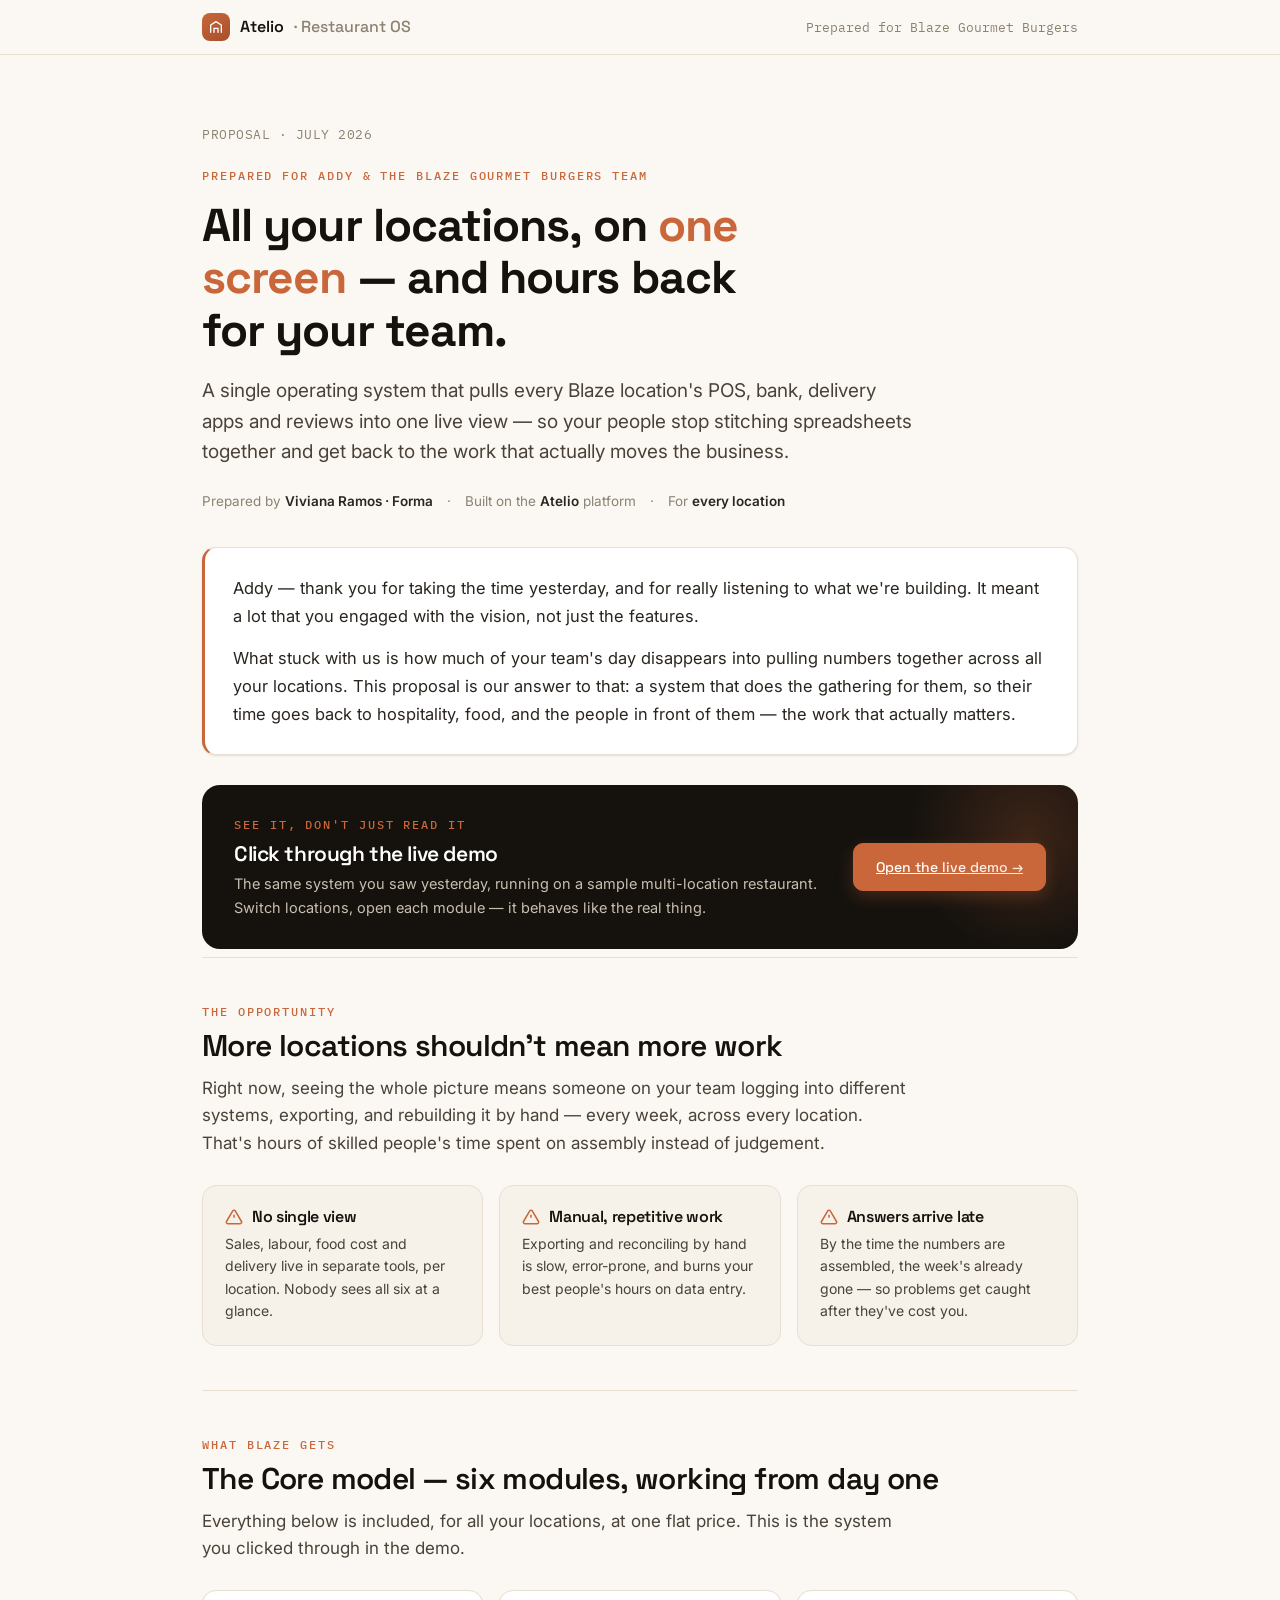
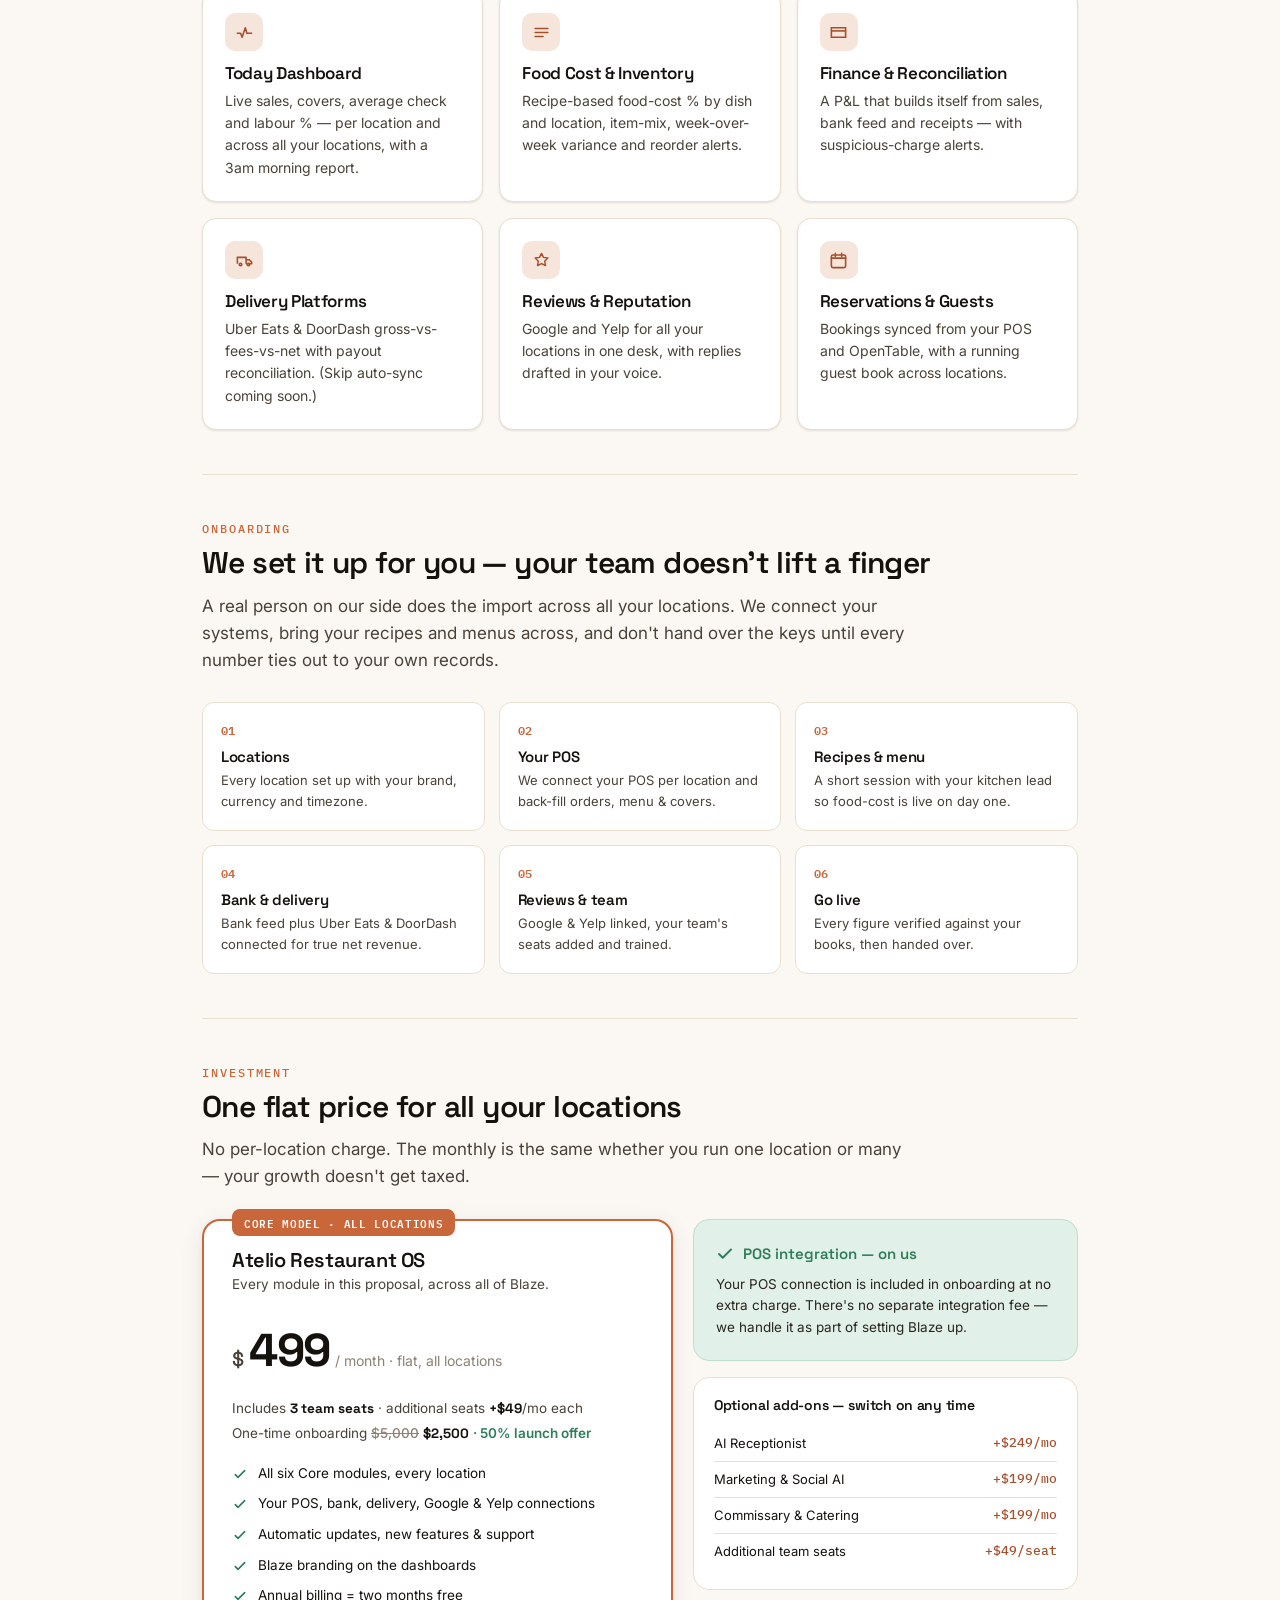
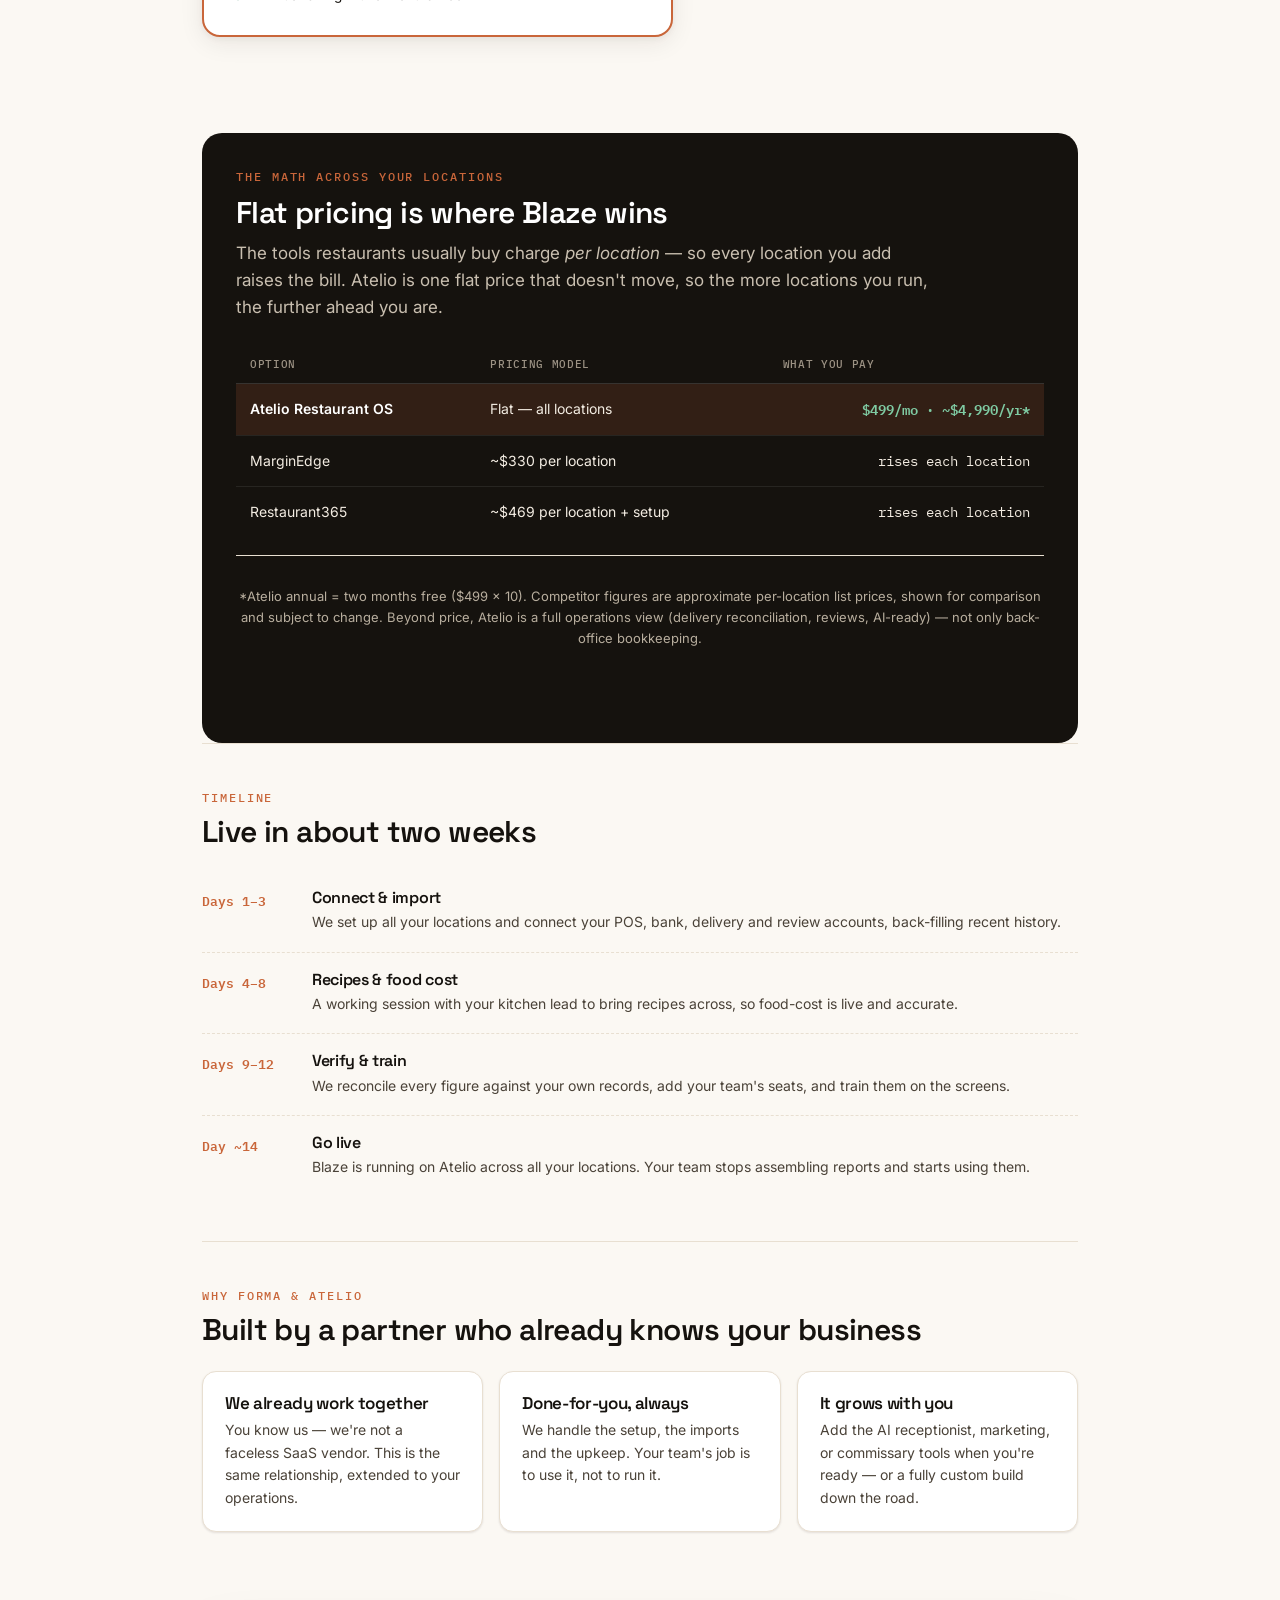
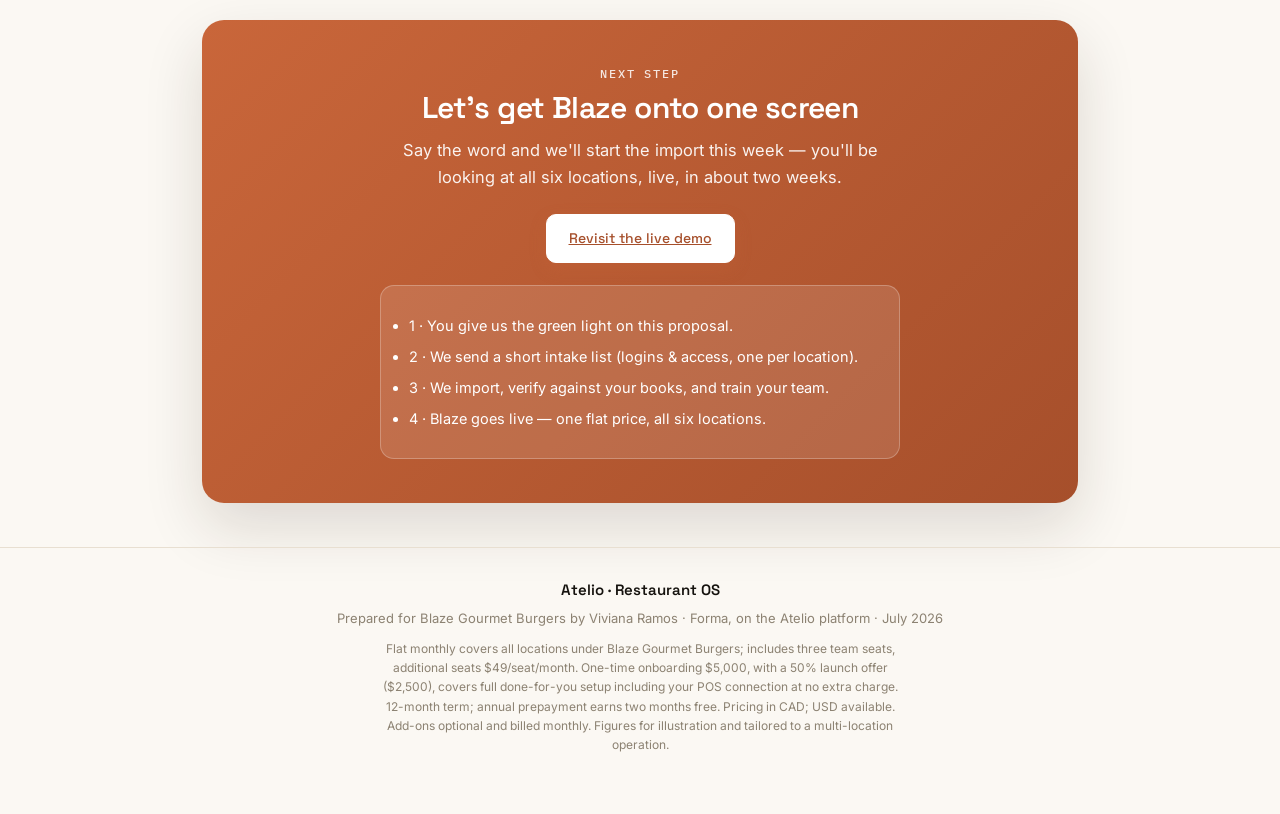
<file: Proposal.html>
<!DOCTYPE html>
<html lang="en">
<head>
<meta charset="UTF-8">
<meta name="viewport" content="width=device-width, initial-scale=1.0">
<title>Atelio Restaurant OS — Proposal for Blaze Gourmet Burgers</title>
<link rel="preconnect" href="https://fonts.googleapis.com">
<link rel="preconnect" href="https://fonts.gstatic.com" crossorigin>
<link href="https://fonts.googleapis.com/css2?family=Space+Grotesk:wght@400;500;600;700&family=Inter:wght@400;500;600;700&family=IBM+Plex+Mono:wght@400;500;600&display=swap" rel="stylesheet">
<style>
  :root{
    --ink:#15120E; --ink-2:#2A251E; --ink-3:#4A4238;
    --paper:#FBF8F3; --surface:#FFFFFF; --surface-2:#F6F1E9;
    --line:#E8DFD1; --line-2:#DCD1BE;
    --muted:#8C8272; --muted-2:#A79C89;
    --accent:#C9663A; --accent-d:#A64F2B; --accent-soft:#F6E5DB;
    --green:#2E7D5B; --green-soft:#E1F0E8;
    --amber:#C6952F; --amber-soft:#F7EBD1;
    --red:#C0503A; --blue:#3C6E9E; --blue-soft:#E1EBF4;
    --shadow-sm:0 1px 2px rgba(30,20,10,.06),0 1px 3px rgba(30,20,10,.05);
    --shadow:0 6px 24px rgba(40,28,14,.08),0 2px 6px rgba(40,28,14,.05);
    --shadow-lg:0 24px 60px rgba(40,28,14,.14);
    --r:16px; --font-d:'Space Grotesk',sans-serif; --font:'Inter',sans-serif; --font-m:'IBM Plex Mono',monospace;
  }
  *{box-sizing:border-box;margin:0;padding:0}
  html{scroll-behavior:smooth}
  body{font-family:var(--font);background:var(--paper);color:var(--ink);line-height:1.6;-webkit-font-smoothing:antialiased}
  h1,h2,h3,h4{font-family:var(--font-d);font-weight:600;line-height:1.14;letter-spacing:-.02em}
  a{color:var(--accent-d)}
  .mono{font-family:var(--font-m)}
  .wrap{max-width:940px;margin:0 auto;padding:0 32px}
  .eyebrow{font-family:var(--font-m);font-size:12px;letter-spacing:.16em;text-transform:uppercase;color:var(--accent);font-weight:500}

  /* top bar */
  .bar{position:sticky;top:0;z-index:20;background:rgba(251,248,243,.9);backdrop-filter:blur(12px);border-bottom:1px solid var(--line)}
  .bar-in{max-width:940px;margin:0 auto;padding:13px 32px;display:flex;align-items:center;gap:12px}
  .brand{display:flex;align-items:center;gap:10px;font-family:var(--font-d);font-weight:600;font-size:16px}
  .logo{width:28px;height:28px;border-radius:8px;background:linear-gradient(150deg,var(--accent),var(--accent-d));display:grid;place-items:center}
  .logo svg{width:16px;height:16px}
  .brand .prod{color:var(--muted);font-weight:500}
  .bar .prep{margin-left:auto;font-size:12.5px;color:var(--muted);font-family:var(--font-m)}
  @media(max-width:640px){.bar .prep{display:none}}
  .btn{font-family:var(--font-d);font-weight:500;font-size:14px;padding:12px 22px;border-radius:10px;border:1px solid var(--accent);background:var(--accent);color:#fff;cursor:pointer;display:inline-block;transition:.16s;box-shadow:0 6px 16px rgba(201,102,58,.26)}
  .btn:hover{background:var(--accent-d)}
  .btn.ghost{background:transparent;color:var(--accent-d);box-shadow:none}
  .btn.ghost:hover{background:var(--accent-soft)}

  /* hero */
  .hero{padding:70px 0 34px}
  .hero .for{font-family:var(--font-m);font-size:13px;color:var(--muted);letter-spacing:.04em;margin-bottom:20px}
  .hero h1{font-size:46px;font-weight:700;max-width:18ch}
  .hero h1 em{font-style:normal;color:var(--accent)}
  .hero .sub{font-size:19px;color:var(--ink-3);margin-top:20px;max-width:60ch}
  .hero .byline{margin-top:24px;font-size:13.5px;color:var(--muted);display:flex;gap:14px;flex-wrap:wrap;align-items:center}
  .hero .byline b{color:var(--ink-2);font-weight:600}
  @media(max-width:640px){.hero h1{font-size:34px}.hero{padding:44px 0 24px}}

  .note{background:var(--surface);border:1px solid var(--line);border-left:3px solid var(--accent);border-radius:14px;padding:26px 28px;box-shadow:var(--shadow-sm);font-size:16.5px;color:var(--ink-2);line-height:1.7}
  .note p+p{margin-top:14px}

  .democta{margin:30px 0 8px;background:var(--ink);border-radius:18px;padding:30px 32px;display:flex;align-items:center;gap:24px;flex-wrap:wrap;position:relative;overflow:hidden}
  .democta::after{content:"";position:absolute;right:-70px;top:-70px;width:240px;height:240px;background:radial-gradient(circle,rgba(201,102,58,.22),transparent 70%)}
  .democta .dt{flex:1;min-width:240px;position:relative}
  .democta h3{color:#fff;font-size:21px}
  .democta p{color:#C9BFB0;font-size:14.5px;margin-top:6px}
  .democta .btn{position:relative}

  section.blk{padding:44px 0;border-top:1px solid var(--line)}
  .blk h2{font-size:30px;font-weight:600}
  .blk .lead{font-size:17px;color:var(--ink-3);margin-top:12px;max-width:64ch}
  .blk h2+.grid,.blk .lead+.grid,.blk h2+.steps,.blk .lead+.steps{margin-top:28px}

  .grid{display:grid;gap:16px}
  .g3{grid-template-columns:repeat(3,1fr)}
  .g2{grid-template-columns:repeat(2,1fr)}
  @media(max-width:800px){.g3{grid-template-columns:1fr 1fr}}
  @media(max-width:560px){.g3,.g2{grid-template-columns:1fr}}
  .card{background:var(--surface);border:1px solid var(--line);border-radius:14px;padding:22px;box-shadow:var(--shadow-sm)}
  .card .ic{width:38px;height:38px;border-radius:10px;background:var(--accent-soft);color:var(--accent-d);display:grid;place-items:center;margin-bottom:13px}
  .card .ic svg{width:19px;height:19px}
  .card h3{font-size:17px;margin-bottom:6px}
  .card p{font-size:14px;color:var(--ink-3)}

  .pain{background:var(--surface-2);border:1px solid var(--line);border-radius:14px;padding:22px}
  .pain h3{font-size:16px;margin-bottom:7px;display:flex;align-items:center;gap:9px}
  .pain h3 svg{width:18px;height:18px;color:var(--accent)}
  .pain p{font-size:14px;color:var(--ink-3)}

  .steps{display:grid;grid-template-columns:repeat(3,1fr);gap:14px}
  @media(max-width:640px){.steps{grid-template-columns:1fr}}
  .step{background:var(--surface);border:1px solid var(--line);border-radius:12px;padding:18px}
  .step .n{font-family:var(--font-m);font-size:12px;color:var(--accent);font-weight:600;margin-bottom:8px}
  .step h4{font-size:15px;margin-bottom:5px}
  .step p{font-size:13px;color:var(--ink-3)}

  /* investment */
  .invest{display:grid;grid-template-columns:1.1fr .9fr;gap:20px;margin-top:28px}
  @media(max-width:760px){.invest{grid-template-columns:1fr}}
  .plan{background:var(--surface);border:2px solid var(--accent);border-radius:18px;padding:28px;box-shadow:var(--shadow);position:relative}
  .plan .tag{position:absolute;top:-12px;left:28px;background:var(--accent);color:#fff;font-family:var(--font-m);font-size:11px;letter-spacing:.06em;padding:5px 12px;border-radius:8px;font-weight:600}
  .plan h3{font-size:20px;margin-bottom:3px}
  .plan .pd{font-size:13.5px;color:var(--ink-3);margin-bottom:18px}
  .bigp{display:flex;align-items:baseline;gap:5px}
  .bigp .c{font-family:var(--font-d);font-size:20px;font-weight:500;color:var(--ink-3)}
  .bigp .a{font-family:var(--font-d);font-size:46px;font-weight:700;letter-spacing:-.03em}
  .bigp .p{font-size:14px;color:var(--muted)}
  .setl{margin-top:8px;font-size:13.5px;color:var(--ink-3)}
  .setl b{font-family:var(--font-d);color:var(--ink)}
  .incl{list-style:none;margin-top:18px;display:flex;flex-direction:column;gap:9px}
  .incl li{display:flex;gap:10px;font-size:13.5px;align-items:flex-start}
  .incl li svg{width:16px;height:16px;color:var(--green);flex-shrink:0;margin-top:3px}
  .side-cards{display:flex;flex-direction:column;gap:16px}
  .free{background:var(--green-soft);border:1px solid #BEDFCD;border-radius:16px;padding:22px}
  .free .fh{display:flex;align-items:center;gap:9px;font-family:var(--font-d);font-weight:600;font-size:15px;color:var(--green);margin-bottom:8px}
  .free .fh svg{width:18px;height:18px}
  .free p{font-size:13.5px;color:var(--ink-2)}
  .addbox{background:var(--surface);border:1px solid var(--line);border-radius:16px;padding:20px}
  .addbox h4{font-size:14px;margin-bottom:12px}
  .addrow{display:flex;justify-content:space-between;font-size:13px;padding:7px 0;border-bottom:1px solid var(--line)}
  .addrow:last-child{border:none}
  .addrow .v{font-family:var(--font-m);color:var(--accent-d);font-weight:500}

  /* ROI */
  .roi{background:var(--ink);color:#F3ECE2;border-radius:20px;padding:34px;margin-top:8px}
  .roi h2{color:#fff}
  .roi .lead{color:#C9BFB0;margin-top:10px}
  .roitbl{width:100%;border-collapse:collapse;margin-top:24px}
  .roitbl th{text-align:left;font-family:var(--font-m);font-size:11px;letter-spacing:.06em;text-transform:uppercase;color:#9C9284;font-weight:500;padding:10px 14px;border-bottom:1px solid rgba(255,255,255,.14)}
  .roitbl td{padding:14px;font-size:14px;border-bottom:1px solid rgba(255,255,255,.08)}
  .roitbl td.num{font-family:var(--font-m);text-align:right}
  .roitbl tr.us td{background:rgba(201,102,58,.16)}
  .roitbl tr.us td:first-child{font-weight:600;color:#fff}
  .roitbl tr:last-child td{border-bottom:none}
  .roitbl .hl{color:#7FCBA3;font-weight:600}
  .roi .foot{margin-top:18px;font-size:13px;color:#B8AE9E;line-height:1.6}

  /* roadmap */
  .phase{display:flex;gap:18px;padding:18px 0;border-bottom:1px dashed var(--line)}
  .phase:last-child{border:none}
  .phase .ph-n{flex-shrink:0;width:92px;font-family:var(--font-m);font-size:12.5px;color:var(--accent);font-weight:600;padding-top:2px}
  .phase .ph-b h4{font-size:16px;margin-bottom:4px}
  .phase .ph-b p{font-size:14px;color:var(--ink-3)}

  .why{display:grid;grid-template-columns:repeat(3,1fr);gap:16px;margin-top:24px}
  @media(max-width:640px){.why{grid-template-columns:1fr}}

  .cta-band{background:linear-gradient(135deg,var(--accent),var(--accent-d));border-radius:22px;padding:44px;text-align:center;color:#fff;box-shadow:var(--shadow-lg);margin:44px 0}
  .cta-band h2{color:#fff;font-size:30px}
  .cta-band p{color:rgba(255,255,255,.92);max-width:52ch;margin:12px auto 0;font-size:16.5px}
  .cta-band .btn{margin-top:24px;background:#fff;color:var(--accent-d);border-color:#fff}
  .cta-band .btn:hover{background:#f3ece2}
  .next{max-width:520px;margin:22px auto 0;text-align:left;background:rgba(255,255,255,.12);border:1px solid rgba(255,255,255,.25);border-radius:14px;padding:20px 24px}
  .next li{font-size:14.5px;margin:8px 0 8px 4px;color:#fff}

  .foot{border-top:1px solid var(--line);padding:30px 0 60px;text-align:center;color:var(--muted);font-size:13px}
  .foot .fl{font-family:var(--font-d);font-weight:600;color:var(--ink);font-size:15px;margin-bottom:6px}
  .foot .terms{max-width:66ch;margin:10px auto 0;font-size:12px;line-height:1.6}
  /* ---- mobile ---- */
  @media(max-width:760px){
    .wrap{padding:0 20px}
    .hero{padding:40px 0 20px}
    .roi{padding:24px 16px}
    .roitbl{display:block;overflow-x:auto;white-space:nowrap;-webkit-overflow-scrolling:touch}
    .addon-tbl{display:block;overflow-x:auto;-webkit-overflow-scrolling:touch}
    .cta-band,.roi{border-radius:16px}
    .cta-band{padding:32px 20px}
    .upgrade{padding:26px 20px}
    .note,.democta{padding:22px 18px}
  }
</style>
</head>
<body>

<div class="bar">
  <div class="bar-in">
    <span class="brand"><span class="logo"><svg viewBox="0 0 24 24" fill="none"><path d="M4 20V9l8-5 8 5v11" stroke="#fff" stroke-width="2" stroke-linejoin="round" stroke-linecap="round"/><path d="M9 20v-6h6v6" stroke="#fff" stroke-width="2" stroke-linecap="round"/></svg></span>Atelio <span class="prod">· Restaurant OS</span></span>
    <span class="prep">Prepared for Blaze Gourmet Burgers</span>
  </div>
</div>

<div class="wrap">

  <!-- HERO -->
  <section class="hero">
    <div class="for">PROPOSAL · JULY 2026</div>
    <div class="eyebrow">Prepared for Addy &amp; the Blaze Gourmet Burgers team</div>
    <h1 style="margin-top:14px">All your locations, on <em>one screen</em> — and hours back for your team.</h1>
    <p class="sub">A single operating system that pulls every Blaze location's POS, bank, delivery apps and reviews into one live view — so your people stop stitching spreadsheets together and get back to the work that actually moves the business.</p>
    <div class="byline">
      <span>Prepared by <b>Viviana Ramos · Forma</b></span><span>·</span>
      <span>Built on the <b>Atelio</b> platform</span><span>·</span>
      <span>For <b>every location</b></span>
    </div>
  </section>

  <!-- INTRO NOTE -->
  <div class="note">
    <p>Addy — thank you for taking the time yesterday, and for really listening to what we're building. It meant a lot that you engaged with the vision, not just the features.</p>
    <p>What stuck with us is how much of your team's day disappears into pulling numbers together across all your locations. This proposal is our answer to that: a system that does the gathering for them, so their time goes back to hospitality, food, and the people in front of them — the work that actually matters.</p>
  </div>

  <!-- DEMO CTA -->
  <div class="democta">
    <div class="dt">
      <div class="eyebrow" style="color:var(--accent)">See it, don't just read it</div>
      <h3 style="margin-top:8px">Click through the live demo</h3>
      <p>The same system you saw yesterday, running on a sample multi-location restaurant. Switch locations, open each module — it behaves like the real thing.</p>
    </div>
    <a class="btn" href="index.html">Open the live demo →</a>
  </div>

  <!-- OPPORTUNITY -->
  <section class="blk">
    <div class="eyebrow">The opportunity</div>
    <h2 style="margin-top:8px">More locations shouldn't mean more work</h2>
    <p class="lead">Right now, seeing the whole picture means someone on your team logging into different systems, exporting, and rebuilding it by hand — every week, across every location. That's hours of skilled people's time spent on assembly instead of judgement.</p>
    <div class="grid g3">
      <div class="pain">
        <h3><svg viewBox="0 0 24 24" fill="none"><path d="M12 9v4m0 4h.01M10.3 3.9L2 18a2 2 0 001.7 3h16.6A2 2 0 0022 18L13.7 3.9a2 2 0 00-3.4 0z" stroke="currentColor" stroke-width="2" stroke-linejoin="round"/></svg>No single view</h3>
        <p>Sales, labour, food cost and delivery live in separate tools, per location. Nobody sees all six at a glance.</p>
      </div>
      <div class="pain">
        <h3><svg viewBox="0 0 24 24" fill="none"><path d="M12 9v4m0 4h.01M10.3 3.9L2 18a2 2 0 001.7 3h16.6A2 2 0 0022 18L13.7 3.9a2 2 0 00-3.4 0z" stroke="currentColor" stroke-width="2" stroke-linejoin="round"/></svg>Manual, repetitive work</h3>
        <p>Exporting and reconciling by hand is slow, error-prone, and burns your best people's hours on data entry.</p>
      </div>
      <div class="pain">
        <h3><svg viewBox="0 0 24 24" fill="none"><path d="M12 9v4m0 4h.01M10.3 3.9L2 18a2 2 0 001.7 3h16.6A2 2 0 0022 18L13.7 3.9a2 2 0 00-3.4 0z" stroke="currentColor" stroke-width="2" stroke-linejoin="round"/></svg>Answers arrive late</h3>
        <p>By the time the numbers are assembled, the week's already gone — so problems get caught after they've cost you.</p>
      </div>
    </div>
  </section>

  <!-- WHAT YOU GET -->
  <section class="blk">
    <div class="eyebrow">What Blaze gets</div>
    <h2 style="margin-top:8px">The Core model — six modules, working from day one</h2>
    <p class="lead">Everything below is included, for all your locations, at one flat price. This is the system you clicked through in the demo.</p>
    <div class="grid g3">
      <div class="card"><div class="ic"><svg viewBox="0 0 24 24" fill="none"><path d="M3 13h4l2 5 4-12 2 7h6" stroke="currentColor" stroke-width="2" stroke-linecap="round" stroke-linejoin="round"/></svg></div><h3>Today Dashboard</h3><p>Live sales, covers, average check and labour % — per location and across all your locations, with a 3am morning report.</p></div>
      <div class="card"><div class="ic"><svg viewBox="0 0 24 24" fill="none"><path d="M4 7h16M4 12h16M4 17h10" stroke="currentColor" stroke-width="2" stroke-linecap="round"/></svg></div><h3>Food Cost &amp; Inventory</h3><p>Recipe-based food-cost % by dish and location, item-mix, week-over-week variance and reorder alerts.</p></div>
      <div class="card"><div class="ic"><svg viewBox="0 0 24 24" fill="none"><path d="M3 6h18v12H3z" stroke="currentColor" stroke-width="2"/><path d="M3 10h18" stroke="currentColor" stroke-width="2"/></svg></div><h3>Finance &amp; Reconciliation</h3><p>A P&amp;L that builds itself from sales, bank feed and receipts — with suspicious-charge alerts.</p></div>
      <div class="card"><div class="ic"><svg viewBox="0 0 24 24" fill="none"><path d="M3 16V8h11v8M14 11h4l3 3v2h-7" stroke="currentColor" stroke-width="2" stroke-linejoin="round"/><circle cx="7" cy="17" r="1.6" stroke="currentColor" stroke-width="2"/><circle cx="17" cy="17" r="1.6" stroke="currentColor" stroke-width="2"/></svg></div><h3>Delivery Platforms</h3><p>Uber Eats &amp; DoorDash gross-vs-fees-vs-net with payout reconciliation. (Skip auto-sync coming soon.)</p></div>
      <div class="card"><div class="ic"><svg viewBox="0 0 24 24" fill="none"><path d="M12 3l2.5 5 5.5.8-4 4 1 5.5L12 16l-5 2.3 1-5.5-4-4 5.5-.8z" stroke="currentColor" stroke-width="1.8" stroke-linejoin="round"/></svg></div><h3>Reviews &amp; Reputation</h3><p>Google and Yelp for all your locations in one desk, with replies drafted in your voice.</p></div>
      <div class="card"><div class="ic"><svg viewBox="0 0 24 24" fill="none"><rect x="3" y="5" width="18" height="16" rx="2" stroke="currentColor" stroke-width="2"/><path d="M3 9h18M8 3v4M16 3v4" stroke="currentColor" stroke-width="2" stroke-linecap="round"/></svg></div><h3>Reservations &amp; Guests</h3><p>Bookings synced from your POS and OpenTable, with a running guest book across locations.</p></div>
    </div>
  </section>

  <!-- ONBOARDING -->
  <section class="blk">
    <div class="eyebrow">Onboarding</div>
    <h2 style="margin-top:8px">We set it up for you — your team doesn't lift a finger</h2>
    <p class="lead">A real person on our side does the import across all your locations. We connect your systems, bring your recipes and menus across, and don't hand over the keys until every number ties out to your own records.</p>
    <div class="steps">
      <div class="step"><div class="n">01</div><h4>Locations</h4><p>Every location set up with your brand, currency and timezone.</p></div>
      <div class="step"><div class="n">02</div><h4>Your POS</h4><p>We connect your POS per location and back-fill orders, menu &amp; covers.</p></div>
      <div class="step"><div class="n">03</div><h4>Recipes &amp; menu</h4><p>A short session with your kitchen lead so food-cost is live on day one.</p></div>
      <div class="step"><div class="n">04</div><h4>Bank &amp; delivery</h4><p>Bank feed plus Uber Eats &amp; DoorDash connected for true net revenue.</p></div>
      <div class="step"><div class="n">05</div><h4>Reviews &amp; team</h4><p>Google &amp; Yelp linked, your team's seats added and trained.</p></div>
      <div class="step"><div class="n">06</div><h4>Go live</h4><p>Every figure verified against your books, then handed over.</p></div>
    </div>
  </section>

  <!-- INVESTMENT -->
  <section class="blk">
    <div class="eyebrow">Investment</div>
    <h2 style="margin-top:8px">One flat price for all your locations</h2>
    <p class="lead">No per-location charge. The monthly is the same whether you run one location or many — your growth doesn't get taxed.</p>
    <div class="invest">
      <div class="plan">
        <span class="tag">CORE MODEL · ALL LOCATIONS</span>
        <h3>Atelio Restaurant OS</h3>
        <p class="pd">Every module in this proposal, across all of Blaze.</p>
        <div class="bigp"><span class="c">$</span><span class="a">499</span><span class="p">/ month · flat, all locations</span></div>
        <div class="setl" style="margin-top:10px">Includes <b>3 team seats</b> · additional seats <b>+$49</b>/mo each</div>
        <div class="setl" style="margin-top:4px">One-time onboarding <s style="color:var(--muted);font-weight:500">$5,000</s> <b>$2,500</b> <span style="color:var(--green);font-weight:600">· 50% launch offer</span></div>
        <ul class="incl">
          <li><svg viewBox="0 0 24 24" fill="none"><path d="M5 13l4 4L19 7" stroke="currentColor" stroke-width="2.5" stroke-linecap="round" stroke-linejoin="round"/></svg>All six Core modules, every location</li>
          <li><svg viewBox="0 0 24 24" fill="none"><path d="M5 13l4 4L19 7" stroke="currentColor" stroke-width="2.5" stroke-linecap="round" stroke-linejoin="round"/></svg>Your POS, bank, delivery, Google &amp; Yelp connections</li>
          <li><svg viewBox="0 0 24 24" fill="none"><path d="M5 13l4 4L19 7" stroke="currentColor" stroke-width="2.5" stroke-linecap="round" stroke-linejoin="round"/></svg>Automatic updates, new features &amp; support</li>
          <li><svg viewBox="0 0 24 24" fill="none"><path d="M5 13l4 4L19 7" stroke="currentColor" stroke-width="2.5" stroke-linecap="round" stroke-linejoin="round"/></svg>Blaze branding on the dashboards</li>
          <li><svg viewBox="0 0 24 24" fill="none"><path d="M5 13l4 4L19 7" stroke="currentColor" stroke-width="2.5" stroke-linecap="round" stroke-linejoin="round"/></svg>Annual billing = two months free</li>
        </ul>
      </div>
      <div class="side-cards">
        <div class="free">
          <div class="fh"><svg viewBox="0 0 24 24" fill="none"><path d="M20 6L9 17l-5-5" stroke="currentColor" stroke-width="2.5" stroke-linecap="round" stroke-linejoin="round"/></svg>POS integration — on us</div>
          <p>Your POS connection is included in onboarding at no extra charge. There's no separate integration fee — we handle it as part of setting Blaze up.</p>
        </div>
        <div class="addbox">
          <h4>Optional add-ons — switch on any time</h4>
          <div class="addrow"><span>AI Receptionist</span><span class="v">+$249/mo</span></div>
          <div class="addrow"><span>Marketing &amp; Social AI</span><span class="v">+$199/mo</span></div>
          <div class="addrow"><span>Commissary &amp; Catering</span><span class="v">+$199/mo</span></div>
          <div class="addrow"><span>Additional team seats</span><span class="v">+$49/seat</span></div>
        </div>
      </div>
    </div>
  </section>

  <!-- ROI -->
  <section class="blk" style="border:none;padding-bottom:0">
    <div class="roi">
      <div class="eyebrow" style="color:var(--accent)">The math across your locations</div>
      <h2 style="margin-top:10px">Flat pricing is where Blaze wins</h2>
      <p class="lead">The tools restaurants usually buy charge <em>per location</em> — so every location you add raises the bill. Atelio is one flat price that doesn't move, so the more locations you run, the further ahead you are.</p>
      <table class="roitbl">
        <thead><tr><th>Option</th><th>Pricing model</th><th class="num">What you pay</th></tr></thead>
        <tbody>
          <tr class="us"><td>Atelio Restaurant OS</td><td>Flat — all locations</td><td class="num hl">$499/mo · ~$4,990/yr*</td></tr>
          <tr><td>MarginEdge</td><td>~$330 per location</td><td class="num">rises each location</td></tr>
          <tr><td>Restaurant365</td><td>~$469 per location + setup</td><td class="num">rises each location</td></tr>
        </tbody>
      </table>
      <div class="foot">*Atelio annual = two months free ($499 × 10). Competitor figures are approximate per-location list prices, shown for comparison and subject to change. Beyond price, Atelio is a full operations view (delivery reconciliation, reviews, AI-ready) — not only back-office bookkeeping.</div>
    </div>
  </section>

  <!-- ROADMAP -->
  <section class="blk">
    <div class="eyebrow">Timeline</div>
    <h2 style="margin-top:8px">Live in about two weeks</h2>
    <div style="margin-top:22px">
      <div class="phase"><div class="ph-n">Days 1–3</div><div class="ph-b"><h4>Connect &amp; import</h4><p>We set up all your locations and connect your POS, bank, delivery and review accounts, back-filling recent history.</p></div></div>
      <div class="phase"><div class="ph-n">Days 4–8</div><div class="ph-b"><h4>Recipes &amp; food cost</h4><p>A working session with your kitchen lead to bring recipes across, so food-cost is live and accurate.</p></div></div>
      <div class="phase"><div class="ph-n">Days 9–12</div><div class="ph-b"><h4>Verify &amp; train</h4><p>We reconcile every figure against your own records, add your team's seats, and train them on the screens.</p></div></div>
      <div class="phase"><div class="ph-n">Day ~14</div><div class="ph-b"><h4>Go live</h4><p>Blaze is running on Atelio across all your locations. Your team stops assembling reports and starts using them.</p></div></div>
    </div>
  </section>

  <!-- WHY -->
  <section class="blk">
    <div class="eyebrow">Why Forma &amp; Atelio</div>
    <h2 style="margin-top:8px">Built by a partner who already knows your business</h2>
    <div class="why">
      <div class="card"><h3>We already work together</h3><p>You know us — we're not a faceless SaaS vendor. This is the same relationship, extended to your operations.</p></div>
      <div class="card"><h3>Done-for-you, always</h3><p>We handle the setup, the imports and the upkeep. Your team's job is to use it, not to run it.</p></div>
      <div class="card"><h3>It grows with you</h3><p>Add the AI receptionist, marketing, or commissary tools when you're ready — or a fully custom build down the road.</p></div>
    </div>
  </section>

</div>

<!-- CTA -->
<div class="wrap">
  <div class="cta-band">
    <div class="eyebrow" style="color:rgba(255,255,255,.85)">Next step</div>
    <h2 style="margin-top:8px">Let's get Blaze onto one screen</h2>
    <p>Say the word and we'll start the import this week — you'll be looking at all six locations, live, in about two weeks.</p>
    <a class="btn" href="index.html">Revisit the live demo</a>
    <ul class="next">
      <li>1 · You give us the green light on this proposal.</li>
      <li>2 · We send a short intake list (logins &amp; access, one per location).</li>
      <li>3 · We import, verify against your books, and train your team.</li>
      <li>4 · Blaze goes live — one flat price, all six locations.</li>
    </ul>
  </div>
</div>

<div class="foot">
  <div class="wrap">
    <div class="fl">Atelio · Restaurant OS</div>
    <div>Prepared for Blaze Gourmet Burgers by Viviana Ramos · Forma, on the Atelio platform · July 2026</div>
    <div class="terms">Flat monthly covers all locations under Blaze Gourmet Burgers; includes three team seats, additional seats $49/seat/month. One-time onboarding $5,000, with a 50% launch offer ($2,500), covers full done-for-you setup including your POS connection at no extra charge. 12-month term; annual prepayment earns two months free. Pricing in CAD; USD available. Add-ons optional and billed monthly. Figures for illustration and tailored to a multi-location operation.</div>
  </div>
</div>

</body>
</html>
</file>
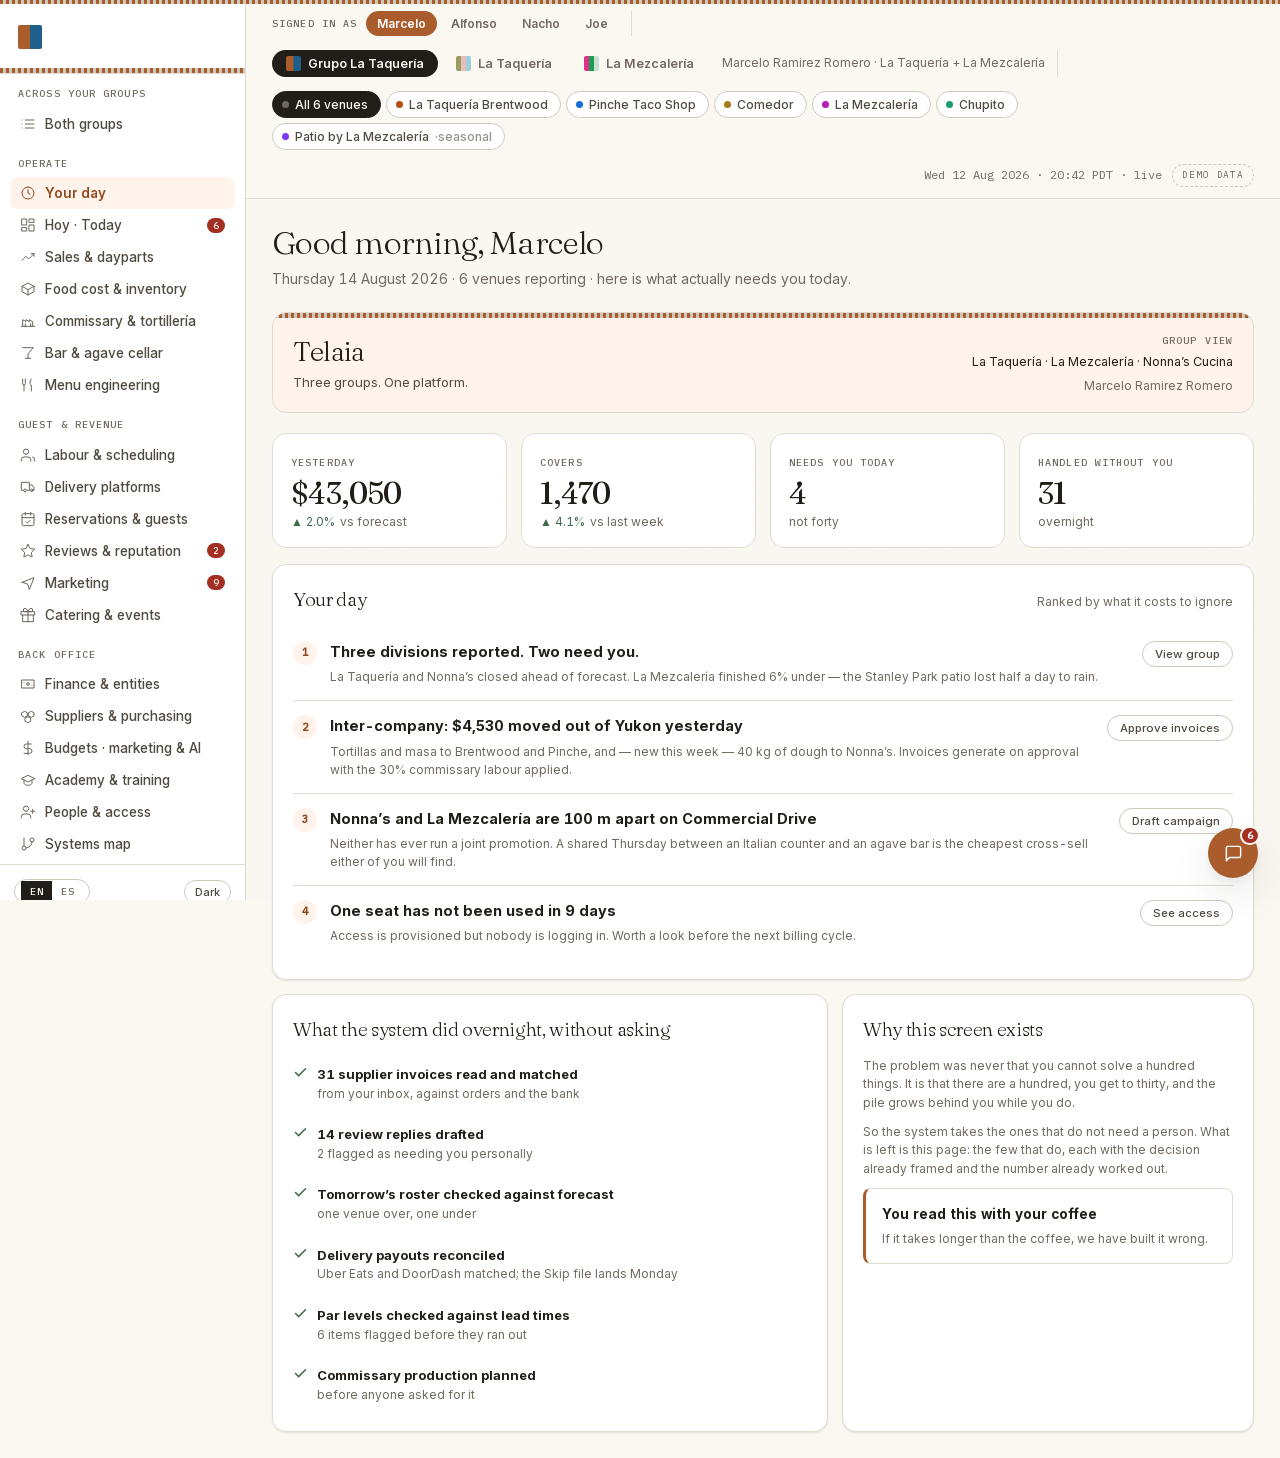
<file: lataqueria/demo-custom.html>
<!DOCTYPE html>
<html lang="en" data-theme="light">
<head>
<meta charset="utf-8">
<meta name="viewport" content="width=device-width,initial-scale=1">
<title>Grupo La Taquería · La Mezcalería — Operating System (Custom Build Demo)</title>
<link rel="stylesheet" href="assets/fonts.css">
<style>
/* ============ Telaia · Atelier design system v1.0 ============ */
*,*::before,*::after{box-sizing:border-box}
:root{
  --canvas:#FBF8F2; --surface:#FFFFFF; --sunken:#F0ECE5; --border:#E1DCD2; --border-strong:#CFC8BD;
  --ink:#211D18; --ink-2:#514A41; --ink-muted:#71695F;
  --accent:#AB5C2C; --accent-hover:#90491D; --accent-subtle:#FFF3EB;
  --success:#3F6B48; --warning:#8A5A08; --danger:#A32E22; --info:#1F5F8B;
  --c1:#B54E12; --c2:#136FD6; --c3:#A47D17; --c4:#B71AB1; --c5:#1D9972; --c6:#7D39F7;
  --sh-sm:0 1px 2px rgba(45,35,25,.06),0 1px 3px rgba(45,35,25,.05);
  --sh-md:0 2px 4px rgba(45,35,25,.05),0 6px 16px rgba(45,35,25,.07);
  --sh-lg:0 4px 8px rgba(45,35,25,.05),0 16px 40px rgba(45,35,25,.10);
  --r-sm:4px; --r-md:8px; --r-lg:14px; --r-xl:20px;
  --serif:'Fraunces',Georgia,'Times New Roman',serif;
  --sans:'Inter',-apple-system,BlinkMacSystemFont,'Segoe UI',Helvetica,Arial,sans-serif;
  --mono:'IBM Plex Mono',ui-monospace,SFMono-Regular,Menlo,monospace;
}
html[data-theme="dark"]{
  --canvas:#1A1815; --surface:#22201C; --sunken:#191713; --border:#363229; --border-strong:#4A4438;
  --ink:#F0EBE2; --ink-2:#C7BFB3; --ink-muted:#9B9286;
  --accent:#E0904F; --accent-hover:#EDA163; --accent-subtle:#2E241B;
  --success:#6FA97A; --warning:#D3A24A; --danger:#E0705F; --info:#5FA8DC;
  --c1:#C0571E; --c2:#1F78E1; --c3:#97741E; --c4:#C128BB; --c5:#248E6B; --c6:#8351F2;
  --sh-sm:0 1px 2px rgba(0,0,0,.3); --sh-md:0 2px 4px rgba(0,0,0,.3),0 6px 16px rgba(0,0,0,.35);
  --sh-lg:0 4px 8px rgba(0,0,0,.3),0 16px 40px rgba(0,0,0,.45);
}
html{-webkit-text-size-adjust:100%}
body{margin:0;background:var(--canvas);color:var(--ink);font-family:var(--sans);
  font-size:14px;line-height:1.55;-webkit-font-smoothing:antialiased;font-variant-numeric:tabular-nums}
h1,h2,h3,h4{margin:0;font-weight:400}
.f{font-family:var(--serif);font-weight:400;font-optical-sizing:auto;letter-spacing:-.012em}
.f-light{font-family:var(--serif);font-weight:300;letter-spacing:-.01em}
.mono{font-family:var(--mono);font-variant-numeric:tabular-nums}
.cap{font-family:var(--mono);font-size:10px;letter-spacing:.11em;text-transform:uppercase;color:var(--ink-muted);font-weight:500}
.muted{color:var(--ink-muted)}.ink2{color:var(--ink-2)}
.tnum{font-variant-numeric:tabular-nums}
a{color:var(--accent);text-decoration:none}a:hover{text-decoration:underline}
button{font-family:inherit;font-size:inherit;color:inherit;cursor:pointer;border:0;background:none}
::selection{background:var(--accent-subtle);color:var(--accent-hover)}
/* scroll */
::-webkit-scrollbar{width:10px;height:10px}
::-webkit-scrollbar-track{background:transparent}
::-webkit-scrollbar-thumb{background:var(--border-strong);border-radius:99px;border:3px solid var(--canvas)}
/* --- primitives --- */
.card{background:var(--surface);border:1px solid var(--border);border-radius:var(--r-lg);box-shadow:var(--sh-sm)}
.pad{padding:20px}
.pill{display:inline-flex;align-items:center;gap:6px;border-radius:999px;padding:7px 15px;font-size:13px;
  font-weight:500;border:1px solid var(--border-strong);background:var(--surface);color:var(--ink-2);transition:all .12s}
.pill:hover{border-color:var(--accent);color:var(--accent)}
.pill.on{background:var(--accent);border-color:var(--accent);color:#fff}
.btn{display:inline-flex;align-items:center;gap:8px;border-radius:999px;padding:10px 20px;font-size:14px;
  font-weight:500;background:var(--accent);color:#fff;transition:background .12s}
.btn:hover{background:var(--accent-hover)}
.btn.ghost{background:transparent;color:var(--ink-2);border:1px solid var(--border-strong)}
.btn.ghost:hover{border-color:var(--accent);color:var(--accent);background:transparent}
.tag{display:inline-flex;align-items:center;gap:5px;font-family:var(--mono);font-size:10px;letter-spacing:.06em;
  text-transform:uppercase;padding:3px 8px;border-radius:var(--r-sm);background:var(--sunken);color:var(--ink-muted);font-weight:500}
.tag.ok{background:color-mix(in srgb,var(--success) 14%,transparent);color:var(--success)}
.tag.warn{background:color-mix(in srgb,var(--warning) 16%,transparent);color:var(--warning)}
.tag.bad{background:color-mix(in srgb,var(--danger) 14%,transparent);color:var(--danger)}
.tag.info{background:color-mix(in srgb,var(--info) 14%,transparent);color:var(--info)}
.tag.acc{background:var(--accent-subtle);color:var(--accent-hover)}
.dot{width:7px;height:7px;border-radius:99px;display:inline-block;flex:none}
/* --- data table: SQUARE corners, on purpose --- */
table.dt{width:100%;border-collapse:collapse;font-size:13px;font-variant-numeric:tabular-nums}
table.dt th{font-family:var(--mono);font-size:10px;letter-spacing:.09em;text-transform:uppercase;color:var(--ink-muted);
  font-weight:500;text-align:left;padding:9px 12px;border-bottom:1px solid var(--border-strong);white-space:nowrap;background:var(--sunken)}
table.dt td{padding:10px 12px;border-bottom:1px solid var(--border);vertical-align:middle}
table.dt tr:last-child td{border-bottom:0}
table.dt tbody tr:hover{background:var(--sunken)}
.num{text-align:right;font-variant-numeric:tabular-nums}
/* --- stat tile: the signature --- */
.stat{background:var(--surface);border:1px solid var(--border);border-radius:var(--r-lg);padding:16px 18px;position:relative;overflow:hidden}
.stat .v{font-family:var(--serif);font-weight:400;font-size:30px;line-height:1.05;letter-spacing:-.02em;margin:6px 0 3px;
  font-variant-numeric:tabular-nums;display:block}
.stat .d{font-size:12px;display:flex;align-items:center;gap:5px}
.up{color:var(--success)}.down{color:var(--danger)}.flat{color:var(--ink-muted)}
.grid{display:grid;gap:14px}
/* grid/flex children default to min-width:auto, which lets a wide table blow out
   the whole layout instead of scrolling inside its own container. */
.grid>*,.split>*,.split7>*,.hero>*,.demowrap>*{min-width:0}
.g2{grid-template-columns:repeat(2,1fr)}.g3{grid-template-columns:repeat(3,1fr)}
.g4{grid-template-columns:repeat(4,1fr)}.g5{grid-template-columns:repeat(5,1fr)}.g6{grid-template-columns:repeat(6,1fr)}
.row{display:flex;align-items:center;gap:10px}.wrap{flex-wrap:wrap}.between{justify-content:space-between}
.bar{height:7px;border-radius:99px;background:var(--sunken);overflow:hidden}
.bar>span{display:block;height:100%;border-radius:99px;background:var(--accent)}
.sec-h{display:flex;align-items:baseline;justify-content:space-between;gap:16px;margin:0 0 12px}
.sec-h h3{font-family:var(--serif);font-weight:400;font-size:19px;letter-spacing:-.012em}
hr.rule{border:0;border-top:1px solid var(--border);margin:26px 0}
.grain{position:fixed;inset:0;pointer-events:none;z-index:0;opacity:.035;
  background-image:url("data:image/svg+xml,%3Csvg xmlns='http://www.w3.org/2000/svg' width='180' height='180'%3E%3Cfilter id='n'%3E%3CfeTurbulence type='fractalNoise' baseFrequency='.85' numOctaves='3'/%3E%3C/filter%3E%3Crect width='180' height='180' filter='url(%23n)'/%3E%3C/svg%3E")}
@media (prefers-reduced-motion:reduce){*{animation:none!important;transition:none!important}}
/* --- shared utilities (used by both demos) --- */
.mini{font-size:12px;color:var(--ink-muted)}
.kv{display:flex;justify-content:space-between;gap:12px;padding:7px 0;border-bottom:1px solid var(--border);font-size:13px}
.kv:last-child{border-bottom:0}
.split{display:grid;grid-template-columns:1.35fr 1fr;gap:14px}
.split7{display:grid;grid-template-columns:7fr 5fr;gap:14px}
.scroll{overflow-x:auto}
.vdot{width:9px;height:9px;border-radius:2px;display:inline-block;flex:none}
.legend{display:flex;gap:14px;flex-wrap:wrap;font-size:11.5px;color:var(--ink-muted)}
.legend span{display:inline-flex;align-items:center;gap:5px}
.flowbox{border:1px solid var(--border);border-radius:var(--r-md);padding:12px 14px;background:var(--surface)}
.flowbox.bad{border-color:color-mix(in srgb,var(--danger) 42%,var(--border));background:color-mix(in srgb,var(--danger) 4%,var(--surface))}
.flowbox.good,.flowbox.ok{border-color:color-mix(in srgb,var(--success) 42%,var(--border));background:color-mix(in srgb,var(--success) 4%,var(--surface))}
.flowbox.warn{border-color:color-mix(in srgb,var(--warning) 42%,var(--border));background:color-mix(in srgb,var(--warning) 4%,var(--surface))}
.vchip{display:inline-flex;align-items:center;gap:6px;border-radius:999px;padding:5px 12px;font-size:12px;font-weight:500;
 border:1px solid var(--border-strong);background:var(--surface);color:var(--ink-2)}
.vchip.on{background:var(--ink);border-color:var(--ink);color:var(--canvas)}
.langsw{display:inline-flex;border:1px solid var(--border-strong);border-radius:999px;overflow:hidden;
 font-family:var(--mono);font-size:10px;letter-spacing:.06em;font-weight:500;flex:none}
.langsw span{padding:4px 9px;color:var(--ink-muted);transition:background .12s,color .12s;display:block}
.langsw span.on{background:var(--ink);color:var(--canvas)}
.langsw:hover{border-color:var(--accent)}
/* ---- charts ---- */
.chartwrap{width:100%}
.chartwrap svg text{font-variant-numeric:tabular-nums}
.chartwrap .legend{margin-top:10px}
/* checklists in the proposal */
ul.chk{list-style:none;margin:0;padding:0}
ul.chk li{position:relative;padding:6px 0 6px 24px;font-size:13.5px;line-height:1.5;border-bottom:1px solid var(--border)}
ul.chk li:last-child{border-bottom:0}
ul.chk li::before{content:"";position:absolute;left:2px;top:12px;width:11px;height:11px;border-radius:3px;
  border:1.5px solid var(--border-strong)}

/* ---------- app shell ---------- */
.app{display:grid;grid-template-columns:246px 1fr;min-height:100vh;position:relative;z-index:1}
.side{background:var(--surface);border-right:1px solid var(--border);display:flex;flex-direction:column;
  position:sticky;top:0;height:100vh;overflow-y:auto}
.brandbox{padding:18px 18px 14px;border-bottom:1px solid var(--border)}
.lockup{display:flex;align-items:center;gap:10px;min-width:0}
.lockup .wm{font-family:var(--display,var(--serif));font-weight:var(--display-w,400);font-size:22px;
  letter-spacing:var(--display-tr,-.012em);line-height:1.05;white-space:nowrap}
.lockup .mk{color:var(--accent);display:flex;flex:none}
.lockup .lk{min-width:0}
.lockup .pn{font-size:10px;font-weight:500;color:var(--ink-muted);line-height:1.2;letter-spacing:.02em;margin-top:3px;
  white-space:nowrap;overflow:hidden;text-overflow:ellipsis}
.navgrp{padding:12px 10px 4px}
.navgrp .cap{padding:0 8px 6px}
.nv{display:flex;align-items:center;gap:9px;width:100%;text-align:left;padding:8px 10px;border-radius:var(--r-md);
  font-size:13.5px;color:var(--ink-2);font-weight:450;transition:background .1s,color .1s}
.nv:hover{background:var(--sunken);color:var(--ink)}
.nv.on{background:var(--accent-subtle);color:var(--accent-hover);font-weight:600}
.nv .ic{width:16px;height:16px;flex:none;opacity:.85}
.nv .bdg{margin-left:auto;font-family:var(--mono);font-size:9.5px;background:var(--danger);color:#fff;
  border-radius:99px;padding:1px 6px;font-weight:500}
.nv.on .ic{opacity:1}
.sidefoot{margin-top:auto;padding:14px;border-top:1px solid var(--border);font-size:11.5px;color:var(--ink-muted)}
.main{min-width:0;display:flex;flex-direction:column}
.topbar{position:sticky;top:0;z-index:20;background:color-mix(in srgb,var(--canvas) 88%,transparent);
  backdrop-filter:saturate(160%) blur(10px);border-bottom:1px solid var(--border);padding:11px 26px;
  display:flex;align-items:center;gap:14px;flex-wrap:wrap}
.vsel{display:flex;gap:5px;flex-wrap:wrap}
.vchip{display:inline-flex;align-items:center;gap:6px;border-radius:999px;padding:5px 12px 5px 9px;font-size:12px;
  font-weight:500;border:1px solid var(--border-strong);background:var(--surface);color:var(--ink-2);transition:all .12s;white-space:nowrap}
.vchip:hover{border-color:var(--ink-muted)}
.vchip.on{background:var(--ink);border-color:var(--ink);color:var(--canvas)}
.content{padding:26px;max-width:1420px;width:100%}
.pgh{margin-bottom:22px}
.pgh h1{font-family:var(--heading,var(--serif));font-weight:var(--heading-w,300);font-size:var(--h1-size,32px);letter-spacing:var(--heading-tr,-.018em);line-height:1.14}
.pgh p{margin:7px 0 0;color:var(--ink-muted);font-size:14px;max-width:660px}
.demoflag{display:inline-flex;align-items:center;gap:6px;font-family:var(--mono);font-size:9.5px;letter-spacing:.09em;
  text-transform:uppercase;padding:3px 9px;border-radius:999px;border:1px dashed var(--border-strong);color:var(--ink-muted)}
.alert{display:flex;gap:11px;padding:13px 15px;border-radius:var(--r-md);border:1px solid var(--border);background:var(--surface);align-items:flex-start}
.alert .ab{width:3px;border-radius:99px;align-self:stretch;flex:none}
.alert h5{font-size:13.5px;font-weight:600;margin:0 0 2px}
.alert p{margin:0;font-size:12.5px;color:var(--ink-muted);line-height:1.45}
.alert .act{margin-left:auto;flex:none}
.mini{font-size:12px;color:var(--ink-muted)}
.kv{display:flex;justify-content:space-between;gap:12px;padding:7px 0;border-bottom:1px solid var(--border);font-size:13px}
.kv:last-child{border-bottom:0}
.kv b{font-weight:600}
.split{display:grid;grid-template-columns:1.35fr 1fr;gap:14px}
.split7{display:grid;grid-template-columns:7fr 5fr;gap:14px}
.scroll{overflow-x:auto}
.hl{background:linear-gradient(transparent 62%,var(--accent-subtle) 62%)}
.vdot{width:9px;height:9px;border-radius:2px;display:inline-block;flex:none}
.heat td{text-align:center;font-family:var(--mono);font-size:11px;padding:6px 4px!important;color:var(--ink)}
.legend{display:flex;gap:14px;flex-wrap:wrap;font-size:11.5px;color:var(--ink-muted)}
.legend span{display:inline-flex;align-items:center;gap:5px}
.tabs{display:flex;gap:4px;border-bottom:1px solid var(--border);margin-bottom:18px;overflow-x:auto}
.tb{padding:9px 14px;font-size:13px;font-weight:500;color:var(--ink-muted);border-bottom:2px solid transparent;white-space:nowrap}
.tb.on{color:var(--accent);border-bottom-color:var(--accent)}
.tb:hover{color:var(--ink)}
.flowbox{border:1px solid var(--border);border-radius:var(--r-md);padding:12px 14px;background:var(--surface)}
.flowbox.bad{border-color:color-mix(in srgb,var(--danger) 42%,var(--border));background:color-mix(in srgb,var(--danger) 4%,var(--surface))}
.flowbox.good{border-color:color-mix(in srgb,var(--success) 42%,var(--border));background:color-mix(in srgb,var(--success) 4%,var(--surface))}

.divsw{display:flex;align-items:center;gap:4px;padding-right:12px;margin-right:2px;border-right:1px solid var(--border);flex:none}
.dvb{display:inline-flex;align-items:center;gap:7px;padding:5px 13px;border-radius:999px;font-size:12.5px;font-weight:600;
 color:var(--ink-muted);border:1px solid transparent;white-space:nowrap;transition:all .12s}
.dvb:hover{color:var(--ink);background:var(--sunken)}
.dvb.on{background:var(--ink);color:var(--canvas)}
.dvb.on .dvm{opacity:1}
.divnote{padding-left:10px;white-space:nowrap}
.bcard{border:1px solid var(--border);border-left:3px solid var(--accent);border-radius:var(--r-md);
 padding:14px 16px;background:var(--surface)}
.meter{height:9px;border-radius:99px;background:var(--sunken);overflow:hidden;position:relative}
.meter>span{display:block;height:100%;border-radius:99px}
.meter .cap-line{position:absolute;top:-3px;bottom:-3px;width:2px;background:var(--ink)}
.dayrow{display:flex;gap:13px;padding:14px 0;border-bottom:1px solid var(--border);align-items:flex-start}
.dayrow:last-child{border-bottom:0}
.daynum{width:24px;height:24px;border-radius:99px;background:var(--accent-subtle);color:var(--accent-hover);
 display:flex;align-items:center;justify-content:center;font-family:var(--mono);font-size:11px;font-weight:600;flex:none}

/* ---------- per-division branding ----------
   Palettes and display faces are read from each brand's live site (Nonna's from its
   Instagram, since nonnaspopup.com is dead). --accent is the darkened, text-legible
   variant; --accent-fill is the true brand hex, used for fills and bands only. */
.brandband{height:5px;margin:12px -18px -14px;background:var(--band,#AB5C2C)}
.brandbox{position:relative}
.masthead{position:relative;display:flex;align-items:center;gap:18px;padding:20px 20px 17px;margin:0 0 20px;
  border:1px solid var(--border);border-radius:var(--r-lg);background:var(--accent-subtle);overflow:hidden}
.masthead .mhband{position:absolute;left:0;right:0;top:0;height:5px;background:var(--band,#AB5C2C)}
.masthead .mhwm{font-family:var(--display,var(--serif));font-weight:var(--display-w,400);font-size:28px;
  letter-spacing:var(--display-tr,-.012em);line-height:1.1;color:var(--accent-hover)}
html[data-div="taq"] .masthead .mhwm{font-size:31px;color:var(--ink)}
html[data-div="mez"] .masthead .mhwm{text-transform:uppercase;font-size:23px;color:var(--accent-fill)}
html[data-div="grupo"] .masthead .mhwm{color:var(--ink)}
/* Nonna's wordmark carries a coral extrude, the one distinctive thing about their mark. */
.masthead .mhwm.ext{text-transform:uppercase;font-size:25px;color:#FDF4E8;
  text-shadow:1px 1px 0 var(--accent-fill),2px 2px 0 var(--accent-fill),3px 3px 0 var(--accent-fill),4px 4px 0 var(--accent-hover)}
html[data-div="non"] .masthead{background:#E3B5A4;border-color:#D5A392}
html[data-div="non"] .masthead .mhline,html[data-div="non"] .masthead .mini,
html[data-div="non"] .masthead .cap,html[data-div="non"] .mhroom{color:#4A2A1E}
html[data-theme="dark"][data-div="non"] .masthead{background:#3A241C;border-color:#4E332A}
html[data-theme="dark"][data-div="non"] .masthead .mhline,
html[data-theme="dark"][data-div="non"] .masthead .mini,
html[data-theme="dark"][data-div="non"] .masthead .cap,
html[data-theme="dark"][data-div="non"] .mhroom{color:#E3C4B6}
.masthead .mhline{font-family:var(--brand-text,var(--sans));font-size:13px;color:var(--ink-2);margin-top:5px}
html[data-div="non"] .masthead .mhline{font-style:italic}
.masthead .mhmeta{margin-left:auto;text-align:right;flex:none;max-width:46%}
.mhrooms{display:flex;gap:12px;justify-content:flex-end;flex-wrap:wrap}
.mhroom{display:inline-flex;align-items:center;gap:5px;font-size:12.5px;white-space:nowrap}
.mhroom i{width:9px;height:9px;border-radius:2px;flex:none;box-shadow:0 0 0 1px rgba(0,0,0,.12) inset}
.brandrail{position:fixed;left:0;right:0;top:0;height:4px;background:var(--band,#AB5C2C);z-index:60;pointer-events:none}
.sec-h h3{font-family:var(--heading,var(--serif));font-weight:var(--heading-w,400);letter-spacing:var(--heading-tr,-.012em)}
html[data-div="mez"] .sec-h h3,html[data-div="non"] .sec-h h3{font-size:16.5px}
html[data-div="taq"] .sec-h h3{font-size:20px}
/* brand-true fills: bars, meters and dots use the real hex, not the darkened text one */
.bar>span,.meter>span{background:var(--accent-fill,var(--accent))}
.dvb .dvm{display:flex;flex:none}

/* ---------- person switcher: demonstrates access scoping ---------- */
.whosw{display:flex;align-items:center;gap:3px;padding-right:12px;margin-right:2px;
 border-right:1px solid var(--border);flex:none}
.wb{padding:4px 10px;border-radius:999px;font-size:12px;font-weight:600;color:var(--ink-muted);
 border:1px solid transparent;white-space:nowrap;transition:all .12s}
.wb:hover{color:var(--ink);background:var(--sunken)}
.wb.on{background:var(--accent);color:#fff}

/* ---------- permission matrix cells ---------- */
.perm{width:24px;height:24px;border-radius:6px;border:1px solid var(--border-strong);
 background:var(--surface);color:transparent;font-size:12px;font-weight:700;line-height:1;
 display:inline-flex;align-items:center;justify-content:center;transition:all .1s}
.perm:hover{border-color:var(--accent)}
.perm.on{background:var(--accent-fill,var(--accent));border-color:var(--accent-fill,var(--accent));color:#fff}
table.dt td:has(.perm){padding:6px 8px}

/* ---------- clickable records + detail drawer ---------- */
tr.clickable{cursor:pointer}
tr.clickable:hover{background:var(--accent-subtle)!important}
.lk{font-size:11px;color:var(--accent);opacity:0;transition:opacity .12s;white-space:nowrap}
tr.clickable:hover .lk,.clickable:hover>.lk{opacity:1}
.clickable{cursor:pointer}
#drawer{display:none}
#drawer.on{display:block}
.dr-scrim{position:fixed;inset:0;background:rgba(20,15,10,.34);z-index:200}
.dr-panel{position:fixed;top:0;right:0;bottom:0;width:min(620px,94vw);background:var(--canvas);
  border-left:1px solid var(--border);box-shadow:var(--sh-lg);z-index:201;overflow-y:auto;padding:26px 26px 60px}
.dr-x{position:absolute;top:16px;right:18px;width:30px;height:30px;border-radius:99px;border:1px solid var(--border-strong);
  background:var(--surface);color:var(--ink-muted);font-size:13px;line-height:1;display:flex;align-items:center;justify-content:center}
.dr-x:hover{border-color:var(--accent);color:var(--accent)}
.dr-head{padding-right:40px;border-bottom:1px solid var(--border);padding-bottom:14px}
/* ---------- scheduler + calendar ---------- */
.shift{display:inline-block;padding:2px 8px;border-radius:var(--r-sm);background:var(--accent-subtle);
  color:var(--accent-hover);font-family:var(--mono);font-size:10.5px;font-weight:600}
.calday{width:44px;flex:none;text-align:center;border:1px solid var(--border);border-radius:var(--r-md);
  padding:5px 0;background:var(--surface)}
.calday .cd-m{display:block;font-family:var(--mono);font-size:9px;letter-spacing:.09em;text-transform:uppercase;color:var(--ink-muted)}
.calday .cd-d{display:block;font-family:var(--serif);font-size:19px;line-height:1.1}
/* ---------- assistant ---------- */
.asst-fab{position:fixed;right:22px;bottom:22px;width:50px;height:50px;border-radius:99px;z-index:150;
  background:var(--accent);color:#fff;box-shadow:var(--sh-lg);display:flex;align-items:center;justify-content:center}
.asst-fab:hover{background:var(--accent-hover)}
.asst-badge{position:absolute;top:-2px;right:-2px;min-width:19px;height:19px;border-radius:99px;background:var(--danger);
  color:#fff;font-family:var(--mono);font-size:10px;font-weight:600;display:flex;align-items:center;justify-content:center;
  padding:0 5px;border:2px solid var(--canvas)}
.asst-panel{position:fixed;right:22px;bottom:22px;width:min(400px,calc(100vw - 32px));max-height:min(74vh,660px);
  background:var(--surface);border:1px solid var(--border);border-radius:var(--r-lg);box-shadow:var(--sh-lg);
  z-index:150;display:flex;flex-direction:column;overflow:hidden}
.asst-top{padding:14px 16px;border-bottom:1px solid var(--border);display:flex;align-items:flex-start;
  justify-content:space-between;gap:10px;background:var(--accent-subtle)}
.asst-body{padding:14px 16px;overflow-y:auto;flex:1}
.asst-sec{font-family:var(--mono);font-size:9.5px;letter-spacing:.1em;text-transform:uppercase;color:var(--ink-muted);
  margin:4px 0 8px}
.asst-card{border:1px solid var(--border);border-left:3px solid var(--accent);border-radius:var(--r-md);
  padding:11px 13px;margin-bottom:9px;background:var(--surface)}
.asst-card.quiet{border-left-color:var(--border-strong)}
.asst-me{background:var(--accent);color:#fff;border-radius:12px 12px 3px 12px;padding:8px 12px;margin:0 0 7px auto;
  max-width:82%;width:fit-content;font-size:13px}
.asst-ai{background:var(--sunken);border-radius:12px 12px 12px 3px;padding:9px 12px;margin-bottom:12px;
  max-width:88%;font-size:13px;line-height:1.5}
.asst-ai a{cursor:pointer;font-weight:500}
.asst-foot{padding:11px 12px;border-top:1px solid var(--border);display:flex;gap:8px;background:var(--canvas)}
.asst-foot input{flex:1;min-width:0;border:1px solid var(--border-strong);border-radius:999px;padding:8px 14px;
  font-family:inherit;font-size:13px;background:var(--surface);color:var(--ink)}
.asst-foot input:focus{outline:none;border-color:var(--accent)}
/* ---------- module sub-nav ---------- */
.nv.sub{padding-left:34px;font-size:12.5px;position:relative}
.nv.sub::before{content:"";position:absolute;left:19px;top:0;bottom:0;width:1px;background:var(--border)}
.nv.sub.on{background:transparent;color:var(--accent-hover)}
.nv.sub.on::before{background:var(--accent);width:2px}
.subtabs{display:flex;gap:6px;flex-wrap:wrap;margin:0 0 20px;padding-bottom:2px}
.stb{padding:7px 14px;border-radius:999px;font-size:12.5px;font-weight:500;color:var(--ink-2);
  border:1px solid var(--border-strong);background:var(--surface);white-space:nowrap;transition:all .12s}
.stb:hover{border-color:var(--accent);color:var(--accent)}
.stb.on{background:var(--accent);border-color:var(--accent);color:#fff}
.chan{display:flex;align-items:center;gap:10px;padding:11px 0;border-bottom:1px solid var(--border)}
.chan:last-child{border-bottom:0}
.chan .ci{width:28px;height:28px;border-radius:7px;display:flex;align-items:center;justify-content:center;flex:none;
  background:var(--sunken);color:var(--ink-2)}
/* ==================== RESPONSIVE — authoritative, all pages ==================== */
.hide-sm{display:inline}
.menubtn{display:none}

/* ---- tablet ---- */
@media(max-width:1000px){
  .split,.split7,.hero{grid-template-columns:1fr!important}
  .g3,.g4,.g5,.g6{grid-template-columns:repeat(2,1fr)}
  .wrap2,.wrapp,.wrapl{padding-left:20px;padding-right:20px}
}

/* ---- dense data tables: scroll, but keep the label column pinned ---- */
@media(max-width:1000px){
  .scroll{overflow-x:auto;-webkit-overflow-scrolling:touch}
  .scroll table.dt{min-width:620px}
  .scroll table.dt th:first-child,
  .scroll table.dt td:first-child{position:sticky;left:0;z-index:2;background:var(--surface)}
  .scroll table.dt th:first-child{background:var(--sunken)}
  .scroll table.dt tbody tr:hover td:first-child{background:var(--sunken)}
  .scroll table.dt td:first-child::after{content:'';position:absolute;top:0;right:0;bottom:0;width:1px;background:var(--border)}
  .scroll table.dt th:first-child::after{content:'';position:absolute;top:0;right:0;bottom:0;width:1px;background:var(--border-strong)}
}

/* ---- phone ---- */
@media(max-width:620px){
  body{font-size:14px}
  .content,.wrap2,.wrapp,.wrapl{padding-left:14px!important;padding-right:14px!important}
  .g2{grid-template-columns:1fr}
  .g3,.g4,.g5,.g6{grid-template-columns:repeat(2,1fr);gap:9px}
  .grid{gap:10px}
  .card{border-radius:11px}
  .pad{padding:15px}
  .stat{padding:12px 13px;border-radius:11px}
  .stat .v{font-size:23px;margin:5px 0 2px}
  .stat .d{font-size:11px;flex-wrap:wrap;gap:3px}
  .cap{font-size:9px;letter-spacing:.07em}
  .sec-h{flex-direction:column;align-items:flex-start;gap:2px}
  .sec-h h3{font-size:17px}
  table.dt th{padding:8px 10px;font-size:9.5px}
  table.dt td{padding:9px 10px;font-size:12.5px}
  .flowbox{padding:11px 12px}
  .btn{padding:9px 17px;font-size:13.5px}
  hr.rule{margin:18px 0}
  .legend{gap:9px;font-size:11px}
}
@media(max-width:430px){
  .g3,.g4,.g5,.g6{grid-template-columns:repeat(2,1fr)}
  .stat .v{font-size:21px}
}

/* ============ DEMO 1 + DEMO 2 — side nav becomes an always-visible chip strip ============
   Never hide navigation behind a hamburger: in a narrow window the demo looked empty. */
@media(max-width:1000px){
  .app{grid-template-columns:1fr}
  .app>*,.side,.main{min-width:0}
  .side{position:sticky;top:0;z-index:60;height:auto;overflow:visible;
    border-right:0;border-bottom:1px solid var(--border);
    flex-direction:row;flex-wrap:wrap;align-items:center;gap:8px;padding:0 14px;
    background:var(--canvas);backdrop-filter:none}
  .brandbox{border-bottom:0;padding:9px 0;flex:1;min-width:0}
  .lockup .pn{display:none}
  .menubtn{display:none}
  .sidefoot{margin:0;border-top:0;padding:0;flex:none;display:flex;align-items:center;gap:8px}
  .sidefoot .row.between{margin:0!important;gap:8px}
  .sidefoot>div:last-child{display:none}
  #nav{order:3;flex:1 1 100%;width:100%;min-width:0;max-width:100%;
    display:flex!important;gap:5px;overflow-x:auto;
    padding:9px 0;border-top:1px solid var(--border);scrollbar-width:none;position:static}
  #nav::-webkit-scrollbar{display:none}
  .navgrp{display:contents}
  .navgrp .cap{display:none}
  .nv{flex:none;width:auto;padding:7px 13px;border-radius:999px;border:1px solid var(--border-strong);
    font-size:12.5px;background:var(--surface);white-space:nowrap;font-weight:500}
  .nv .ic{display:none}
  .nv.on{background:var(--ink);color:var(--canvas);border-color:var(--ink)}
  .nv .bdg{margin-left:5px}
  .topbar{padding:9px 14px;gap:8px;top:auto;flex-wrap:wrap}
  .divsw{order:-1;width:100%;border-right:0;padding-right:0;margin:0 0 2px;
    border-bottom:1px solid var(--border);padding-bottom:8px;overflow-x:auto;scrollbar-width:none}
  .divsw::-webkit-scrollbar{display:none}
  .bcard{flex-wrap:wrap}
  .bcard .pill{margin-left:0;width:100%;justify-content:center;margin-top:8px}
  .vsel{flex-wrap:nowrap;overflow-x:auto;scrollbar-width:none;padding-bottom:1px;margin:0 -2px}
  .vsel::-webkit-scrollbar{display:none}
  .hide-sm{display:none}
  .content{padding:18px 14px}
  .pgh h1{font-size:26px}
  .pgh p{font-size:13.5px}
  .alert{flex-wrap:wrap}
  .alert .act{margin-left:0;width:100%;margin-top:8px}
  .alert .act .pill{width:100%;justify-content:center}
  .heat td{font-size:10px;padding:5px 3px!important}
  /* Demo 2's in-shell side nav flattens the same way */
  .demowrap{grid-template-columns:1fr!important}
  .demoside{border-right:0!important;border-bottom:1px solid var(--border);
    flex-direction:row!important;overflow-x:auto;scrollbar-width:none;padding:8px 10px!important;gap:5px!important}
  .demoside::-webkit-scrollbar{display:none}
  .dsn{flex:none;white-space:nowrap;border-radius:999px!important;border:1px solid var(--border-strong);
    padding:7px 13px!important;font-size:12.5px!important}
  .dsn .ic{display:none}
}

/* ==================== DEMO 2 + proposal + landing typography ==================== */
@media(max-width:1000px){
  .topin{gap:12px;flex-wrap:wrap;padding:11px 20px}
  .tabbar{margin-left:0;order:3;width:100%;overflow-x:auto;scrollbar-width:none}
  .tabbar::-webkit-scrollbar{display:none}
  .hero h1{font-size:38px}
  .pricecard{padding:22px}
  .demobody{padding:14px;min-height:0}
  .demobar{padding:8px 10px}
  .demobar .dots{display:none}
  .demobar .row.wrap{flex-wrap:nowrap;overflow-x:auto;scrollbar-width:none}
  .demobar .row.wrap::-webkit-scrollbar{display:none}
  .demobar > span.mini{margin-left:0!important;width:100%}
  h1.dh{font-size:34px}
  h2.sh{font-size:25px}
  .quote{font-size:19px;padding-left:16px}
  section{margin-bottom:46px}
}
@media(max-width:620px){
  .topin{padding:10px 14px;gap:9px}
  .lock .pn{font-size:9.5px}
  .hero h1{font-size:30px}
  .hero p.lead{font-size:15px}
  .big{font-size:30px}
  .modcard{padding:16px}
  .pricecard{padding:18px;border-radius:14px}
  h1.dh{font-size:27px;line-height:1.1}
  h2.sh{font-size:21px}
  h3.ss{font-size:18px}
  p{font-size:14.5px;line-height:1.62}
  p.big{font-size:16px}
  .quote{font-size:17px;margin:22px 0}
  .toc{gap:5px;margin-bottom:34px}
  .toc a{font-size:11.5px;padding:5px 10px}
  .secnum{font-size:9.5px}
  a.doc{padding:18px}
  .stepn{width:23px;height:23px;font-size:10px}
  .foot{font-size:11.5px}
}

/* ---- polish ---- */
@media(max-width:620px){
  /* a lone trailing tile spans the row instead of sitting orphaned */
  .g5>*:nth-child(5):last-child,
  .g3>*:nth-child(3):last-child,
  .g5>*:nth-child(3):last-child{grid-column:1/-1}
}
@media(max-width:1000px){
  /* every pill/chip in a horizontal strip stays on one line */
  .vsel .vchip,.demobar .row.wrap>button,.demonav .dn,.tabbar .tbn{white-space:nowrap;flex:none}
  /* tier switcher gets its own row; chips + demo-data badge share the next one */
  .topbar{flex-wrap:wrap}
  .topbar>.vsel{flex:1 1 auto;min-width:0}
  .topbar>.row{flex:none;margin-left:8px!important;padding-left:8px;border-left:1px solid var(--border)}
  .divsw{min-width:0;max-width:100%}
  .demoflag{font-size:9px;padding:3px 7px}
}

@media(max-width:620px){
  /* three tier buttons fit on a phone; the price note drops to its own line */
  .divsw{flex-wrap:wrap;overflow:visible}
  .divnote{flex-basis:100%;padding-left:0;padding-top:5px}
}

/* Between 1000 and 1120px the sidebar is still 246px wide, so the division
   switcher plus venue chips can outgrow the top bar. Let them wrap and scroll. */
@media(max-width:1180px){
  .topbar{flex-wrap:wrap}
  .divsw{min-width:0;max-width:100%;overflow-x:auto;scrollbar-width:none}
  .divsw::-webkit-scrollbar{display:none}
  .vsel{flex-wrap:nowrap;overflow-x:auto;scrollbar-width:none;min-width:0;flex:1 1 100%}
  .vsel::-webkit-scrollbar{display:none}
}

/* ---------- per-division branding, small screens ---------- */
@media (max-width:900px){
  .masthead{flex-wrap:wrap;gap:12px;padding:16px 15px 14px}
  .masthead .mhmeta{margin-left:0;text-align:left;max-width:100%;width:100%;
    border-top:1px solid var(--border);padding-top:10px}
  .masthead .mhwm{font-size:21px}
  html[data-div="taq"] .masthead .mhwm{font-size:19px}
  html[data-div="mez"] .masthead .mhwm{font-size:16px}
  .pgh h1{font-size:calc(var(--h1-size,32px) - 6px)}
}
@media (max-width:1000px){
  .dvb .dvm{display:none}
  .subtabs{flex-wrap:nowrap;overflow-x:auto;-webkit-overflow-scrolling:touch;padding-bottom:6px}
  .stb{flex:none}
}
@media (max-width:560px){
  .masthead .mhmark svg{width:32px;height:32px}
}
/* Below the sidebar breakpoint the brand box is a full-width bar; the band must not
   hang off either edge (negative margins were tuned for the 246px rail). */
@media (max-width:1000px){
  /* the fixed top rail already carries the division motif full-width here */
  .brandband{display:none}
}

@media(max-width:1180px){
  .whosw{order:-2;width:100%;border-right:0;padding-right:0;margin:0 0 6px;
    padding-bottom:7px;border-bottom:1px solid var(--border);overflow-x:auto;scrollbar-width:none}
  .whosw::-webkit-scrollbar{display:none}
}
</style>
</head>
<body>
<div class="grain"></div>
<div class="brandrail"></div>
<div id="drawer"></div>
<div class="asst" id="asst"></div>
<div class="app">
 <aside class="side">
  <div class="brandbox">
   <div class="lockup">
    <span class="mk"></span>
    <div class="lk"><div class="wm">Telaia</div><div class="pn">Three groups · One platform</div></div>
   </div>
   <div class="brandband"></div>
  </div>
  <nav id="nav"></nav>
  <div class="sidefoot">
   <div class="row between" style="margin-bottom:8px">
     <button class="langsw" id="langbtn" onclick="tgLang()"><span class="on">EN</span><span>ES</span></button>
     <button class="pill" style="padding:4px 10px;font-size:11px" onclick="tgTheme()" id="thbtn">Dark</button>
    </div>
   <div id="scopenote">Bespoke build · 3 divisions · 8 venues<br>Data illustrative unless tagged <span class="tag ok" style="font-size:9px">verified</span></div>
  </div>
 </aside>
 <main class="main">
  <div class="topbar">
   <div class="whosw" id="whosw"></div>
   <div class="divsw" id="divsw"></div>
   <div class="vsel" id="vsel"></div>
   <div style="margin-left:auto" class="row">
     <span class="mini mono hide-sm" id="clock"></span>
     <span class="demoflag">Demo data</span>
   </div>
  </div>
  <div class="content" id="view"></div>
 </main>
</div>
<script src="assets/i18n.js"></script>
<script>
/* =================== DIVISIONS =================== */
/* Three operating groups, one platform. Each re-skins the whole interface with its
   own brand, keeps its own data and sets its own marketing / AI budget. */
const DIVS={
 grupo:{id:'grupo',name:'Grupo',lock:'Telaia',sub:'Operating System',
   partner:'Marcelo Ramirez Romero', role:'sees everything',
   line:'Three groups. One platform.', rooms:'La Taquería · La Mezcalería · Nonna’s Cucina',
   ig:'—',
   a:'#AB5C2C',ah:'#90491D',as:'#FFF3EB',ad:'#E0904F',ads:'#2E241B',af:'#AB5C2C',a2:'#1F5F8B',
   disp:"'Fraunces',Georgia,serif", dw:300, dtr:'-.014em', dcase:'none', dsz:22, h1:32, h1w:300,
   txt:"'Inter',system-ui,sans-serif", ext:0,
   dh:"'Fraunces',Georgia,serif", dhw:300, dhtr:'-.018em',
   band:'repeating-linear-gradient(90deg,#AB5C2C 0 3px,#CFC8BD 3px 6px)',
   sw:['#AB5C2C','#1F5F8B']},

 /* lataqueria.com: bone #F4F4ED + black, one accent per concept —
    restaurant olive, Pinche dusty rose, Comedor pale blue.
    Type: Nocturne Serif (licensed; Instrument Serif substituted) + Schibsted Grotesk. */
 taq:{id:'taq',name:'La Taquería',lock:'La Taquería',sub:'Operating System',
   partner:'Alfonso Sanz', role:'La Taquería + commissary',
   line:'A place to gather, drink, dine and celebrate.', rooms:'Brentwood · Pinche Taco Shop · Comedor · Tortillería',
   ig:'@lataqueria',
   a:'#6B6D3F',ah:'#5F6137',as:'#EDEEE0',ad:'#B6B87E',ads:'#23241A',af:'#999B61',a2:'#E9BDBB',
   disp:"'Instrument Serif',Georgia,serif", dw:400, dtr:'-.005em', dcase:'none', dsz:23, h1:34, h1w:400,
   txt:"'Schibsted Grotesk','Inter',sans-serif", ext:0,
   dh:"'Instrument Serif',Georgia,serif", dhw:400, dhtr:'-.006em',
   band:'linear-gradient(90deg,#999B61 0 30%,#E9BDBB 30% 56%,#9AD2DB 56% 82%,#000000 82% 100%)',
   sw:['#999B61','#E9BDBB','#9AD2DB']},

 /* lamezcaleria.ca: magenta wordmark on pale mint, kelly green as the action colour,
    black ground. Wordmark face is a heavy condensed grotesque; Anton stands in. */
 mez:{id:'mez',name:'La Mezcalería',lock:'La Mezcalería',sub:'Operating System',
   partner:'Ignacio Arrieta', role:'La Mezcalería, Chupito, Stanley Park',
   line:'Nice food. Good drinks. Great vibes.', rooms:'Commercial Dr · Chupito · Stanley Park patio',
   ig:'@lamezcaleriayvr',
   a:'#C22273',ah:'#A81A61',as:'#D8E9DF',ad:'#F06BAB',ads:'#2A1520',af:'#DE3189',a2:'#209D50',
   disp:"'Anton',Impact,sans-serif", dw:400, dtr:'.008em', dcase:'uppercase', dsz:18, h1:31, h1w:400,
   txt:"'Work Sans','Inter',sans-serif", ext:0,
   dh:"'Work Sans','Inter',sans-serif", dhw:500, dhtr:'-.014em',
   band:'linear-gradient(90deg,#C7E0D1 0 30%,#DE3189 30% 55%,#209D50 55% 78%,#000000 78% 100%)',
   sw:['#DE3189','#209D50','#C7E0D1']},

 /* Nonna's has no live site (nonnaspopup.com is dead) — brand read from the Instagram
    account: blush ground, cream wordmark, coral extrude, script sub-line. */
 non:{id:'non',name:"Nonna’s Cucina",lock:"Nonna’s",sub:'Operating System',
   partner:'Joe', role:"Nonna’s Cucina only",
   line:'Italian street food made Nonna’s way.', rooms:'Commercial Dr · E Hastings · Truck & pop-up',
   ig:'@nonnascucinayvr',
   a:'#C24A28',ah:'#A93D1E',as:'#FBEDE4',ad:'#EE9273',ads:'#2B1A14',af:'#E0714F',a2:'#E3B5A4',
   disp:"'Archivo Black',Impact,sans-serif", dw:400, dtr:'-.01em', dcase:'uppercase', dsz:17, h1:28, h1w:400,
   txt:"'Inter',system-ui,sans-serif", ext:1,
   dh:"'Inter',system-ui,sans-serif", dhw:600, dhtr:'-.018em',
   band:'linear-gradient(90deg,#E0714F 0 38%,#FDF4E8 38% 64%,#C24A28 64% 86%,#E3B5A4 86% 100%)',
   sw:['#E0714F','#E3B5A4','#FDF4E8']}
};






/* Drink specs. Pour cost only means something if the spec is written down —
   a free-poured margarita and a jiggered one are different drinks and
   different margins. Costs are per serve at current bottle prices. */
const DRINK={
 'Top-Shelf Mezcal Margarita':{v:'mez',glass:'Rocks, salt half-rim',price:19.00,
   ing:[['Espina Negra mezcal','2 oz',3.24],['Cointreau','0.5 oz',0.86],
        ['Lime juice, fresh','1 oz',0.42],['Agave syrup','0.25 oz',0.18],['Sal de gusano rim','—',0.62]],
   note:'The mezcal is 61% of the pour. Free-pouring this by a quarter ounce costs 40 cents a drink.'},
 'Margarita (house)':{v:'mez',glass:'Rocks, salt rim',price:15.00,
   ing:[['Espolòn Blanco tequila','2 oz',1.72],['Triple sec','0.5 oz',0.44],
        ['Lime juice, fresh','1 oz',0.42],['Agave syrup','0.25 oz',0.18],['Salt rim','—',0.09]],
   note:'Your volume drink at 19% pour cost. This is the one to protect the spec on.'},
 'Margarita Flight':{v:'mez',glass:'3 × 2 oz',price:34.00,
   ing:[['Three tequilas, 2 oz each','6 oz',5.16],['Mix, shared','—',1.24],['Garnish & salt','—',0.38]],
   note:'The only flight on any list in the group, and it sells 41 a week. There is no agave flight — which is the gap.'},
 'Paloma':{v:'mez',glass:'Highball',price:15.00,
   ing:[['Espolòn Blanco tequila','2 oz',1.72],['Grapefruit soda','4 oz',0.58],
        ['Lime juice','0.5 oz',0.21],['Salt rim','—',0.09]],
   note:'Lowest pour cost on the list at 17%. Under-sold against the margarita.'},
 'Agave flight — proposed':{v:'mez',glass:'3 × 1 oz',price:27.00,
   ing:[['Espadín, 1 oz','1 oz',1.53],['Tepeztate, 1 oz','1 oz',4.73],['Sotol or raicilla, 1 oz','1 oz',2.93]],
   note:'Not on the list yet. Roughly 34% pour cost — but it moves the slow bottles, and five have been open more than four months.'},
 'Aperol Spritz':{v:'nnc',glass:'Wine glass, ice',price:14.00,
   ing:[['Aperol','2 oz',1.85],['Prosecco','3 oz',1.06],['Soda','1 oz',0.09],['Orange slice','—',0.10]],
   note:'22% pour cost and it sells 142 a week. The single best margin on either menu.'},
 'Negroni':{v:'nnc',glass:'Rocks, big cube',price:15.00,
   ing:[['Gin','1 oz',1.12],['Campari','1 oz',1.15],['Vermut rojo','1 oz',0.88],['Orange peel','—',0.25]],
   note:'Equal parts, so the spec is easy to hold and easy to check.'},
 'Amaro — digestivo pour':{v:'nnc',glass:'Cordial',price:11.00,
   ing:[['Amaro Montenegro','1.5 oz',1.92],['Orange twist','—',0.15]],
   note:'The after-dinner list you do not have. Fifty-seven a week without anyone selling it.'}};

/* ================= SCHEDULING INPUTS =================
   The forecast is only credible if you can see what fed it. Weather, what is on
   nearby, and the day of week are the three things that actually move covers in
   this city — so they are shown, not hidden behind a number. */
const WEEK=[
 {d:'Thu 13 Aug', wx:'Sun · 24°', rain:0,  ev:[], fc:141, cap:138},
 {d:'Fri 14 Aug', wx:'Cloud · 21°', rain:10, ev:['Khatsahlano setup'], fc:152, cap:144},
 {d:'Sat 15 Aug', wx:'Rain · 17°', rain:70, ev:[], fc:147, cap:145},
 {d:'Sun 16 Aug', wx:'Rain · 16°', rain:80, ev:[], fc:161, cap:152},
 {d:'Mon 17 Aug', wx:'Sun · 26°', rain:0,  ev:['Italian Day on the Drive'], fc:214, cap:198},
 {d:'Tue 18 Aug', wx:'Sun · 27°', rain:0,  ev:['Italian Day on the Drive','Concert · Commodore'], fc:238, cap:210},
 {d:'Wed 19 Aug', wx:'Cloud · 22°', rain:20, ev:[], fc:166, cap:172}];
const SHIFTS=[
 ['Ana R.','Server',      [1,1,1,1,1,0,0]],
 ['Luis M.','Server',     [0,1,1,1,1,1,0]],
 ['Priya S.','Server',    [1,0,0,1,1,1,1]],
 ['Diego C.','Line cook', [1,1,1,1,1,1,0]],
 ['Marco T.','Line cook', [0,0,1,1,1,1,1]],
 ['Sofia L.','Bar',       [1,1,1,0,0,1,1]],
 ['Tomas B.','Dish',      [1,1,1,1,0,0,1]]];
const TEAM=[
 ['Ana Reyes','Server','brw','2023-04-11','SIN valid','Serving It Right · exp 2027-03'],
 ['Luis Mendez','Server','brw','2024-01-08','SIN valid','Serving It Right · exp 2026-11'],
 ['Priya Sandhu','Server','pin','2022-09-19','SIN valid','Serving It Right · exp 2026-09'],
 ['Diego Cruz','Line cook','cmd','2021-06-02','SIN expires 2026-10','FoodSafe · exp 2028-01'],
 ['Marco Tello','Line cook','cmd','2024-07-15','SIN valid','FoodSafe · exp 2027-05'],
 ['Sofia Lira','Bartender','mez','2023-11-27','SIN valid','Serving It Right · exp 2026-08'],
 ['Tomas Braun','Dish','mez','2025-02-03','SIN valid','—'],
 ['Elena Vaca','GM','brw','2019-03-14','SIN valid','FoodSafe · exp 2026-12']];

/* Catering CRM — clients, their history, and the thread with them. */
const CLIENTS=[
 {n:'Hootsuite',        c:'Priya Anand',  em:'priya@…',  last:'2026-07-22', orders:6, spend:14820, open:1,
  notes:[['2026-08-11','Asked for a vegan-forward option for 40. Sent tier 2 with substitutions.'],
         ['2026-07-22','Delivered 60-person taco bar. Paid same day.'],
         ['2026-05-09','First order. Found us through a colleague at Slack.']]},
 {n:'Mosaic Homes',     c:'Dan Whitcombe',em:'dan@…',    last:'2026-06-30', orders:4, spend:9640, open:0,
  notes:[['2026-06-30','Site-opening lunch for 35. Wants the same again in September.'],
         ['2026-03-18','Asked about a truck booking — we do not currently quote that.']]},
 {n:'BCIT Alumni',      c:'Sarah Kwan',   em:'sarah@…',  last:'2026-08-02', orders:2, spend:5310, open:1,
  notes:[['2026-08-14','Enquiry for a 120-person October event. Unanswered for 4 days.'],
         ['2026-08-02','Small board lunch, 18 people.']]},
 {n:'Private · Alvarez',c:'Mia Alvarez',  em:'mia@…',    last:'2026-08-09', orders:1, spend:2450, open:1,
  notes:[['2026-08-09','Semi-private booking at Brentwood, 30 people. Deposit not yet invoiced.']]},
 {n:'Vancouver FC',     c:'Ops team',     em:'ops@…',    last:'2026-05-24', orders:3, spend:11200, open:0,
  notes:[['2026-05-24','Match-day truck. Best margin event of the season.']]}];
const EVENTS=[
 ['2026-08-21','Hootsuite · office lunch','brw',40,1760,'Confirmed'],
 ['2026-08-23','Private · Alvarez','brw',30,2450,'Deposit due'],
 ['2026-08-28','Mosaic Homes · site lunch','cmd',35,1540,'Confirmed'],
 ['2026-09-04','BCIT Alumni · autumn social','mez',120,7200,'Quote sent'],
 ['2026-09-12','Vancouver FC · match day','nnp',300,4800,'Confirmed'],
 ['2026-09-19','Private · wedding tasting','mez',12,540,'Enquiry']];

/* Menu proposals the system raises, and the decisions owners record against
   them. Once a decision exists the assistant stops raising it. */
const PROPOSAL={
 'Molcajete':{act:'Reprice $40 → $44', why:'Three proteins all rising; plate cost 34.0% against a 29% target. $44 returns it to 30.9%.', impact:'+$1,840/yr at current volume', risk:'It is already the most expensive plate on the list.'},
 'Ceviche Ixtapa':{act:'Reprice $20 → $22', why:'Seafood is spot-priced and up 11.4% since June. At $22 this returns to a 35% plate cost.', impact:'+$1,120/yr', risk:'Seafood may fall back; revisit in November.'},
 'Taco Asada':{act:'Hold price, renegotiate beef', why:'Beef is 63% of this plate and has risen three times since May. A price move here is visible to every guest.', impact:'~$3,400/yr if the supplier moves 4%', risk:'Supplier is on a weekly, not a contract.'},
 'Queso Fundido Mixto':{act:'Standardise the portion', why:'Portioning varies 22% between the two venues that serve it. The cheaper one is the correct one.', impact:'+$960/yr', risk:'None — this is a spec, not a price.'},
 'Burrata & prosciutto panini':{act:'Reprice $16 → $17.50', why:'Latticini up 2.2%, prosciutto up 5.1%. Plate cost is 37.8% against a 32% target.', impact:'+$1,410/yr', risk:'It is the best-known item on the menu.'},
 'Arancini (3)':{act:'Price the truck separately', why:'The truck carries different overhead and has never been priced apart from the rooms.', impact:'+$700/yr', risk:'Two prices for one item needs a reason guests can see.'}};
let DECIDED={
 'Taco Asada':{by:'Alfonso', on:'2026-08-11', call:'Renegotiate, hold price',
   note:'Do not touch the taco price before Christmas. It is the thing people compare us on. Push the supplier instead — Marcelo has the relationship.'}};

/* ================= RECIPES & INVENTORY =================
   A recipe is the spine of the whole system: it is what makes a plate cost a
   number rather than a guess, what turns a supplier price rise into a menu
   decision, and what lets a count of the walk-in mean anything. Every plate in
   MENU should eventually have one; these are the ones mapped so far. */
const RECIPE={
 'Taco Asada':{v:'brw', yield:'1 taco', mins:4, alg:['gluten-free'],
   ing:[['Beef flank, marinated','55 g',2.12,'Beef — asada & trompo'],
        ['Tortilla, 5in (commissary)','2 ea',0.46,'Masa & tortilla (internal)'],
        ['Onion & cilantro','18 g',0.16,'Produce'],
        ['Salsa verde','20 ml',0.21,'Produce'],
        ['Lime','1/8 ea',0.07,'Produce']],
   note:'Beef is 63% of this plate. A 6.8% supplier rise moves the plate cost 4.3 points on its own.'},
 'Molcajete':{v:'mez', yield:'serves 2', mins:18, alg:['dairy'],
   ing:[['Beef flank','120 g',3.48,'Beef — asada & trompo'],
        ['Chicken thigh','110 g',1.48,'Pork — carnitas / lechón'],
        ['Prawns, 16/20','90 g',4.54,'Seafood — prawn & octopus'],
        ['Queso panela','60 g',1.62,'Cheese & dairy'],
        ['Nopal, onion, salsa','—',1.44,'Produce'],
        ['Tortillas','6 ea',1.04,'Masa & tortilla (internal)']],
   note:'Three proteins, all three rising. The single most exposed plate on any menu in the group.'},
 'Ceviche Ixtapa':{v:'mez', yield:'1 portion', mins:8, alg:['shellfish'],
   ing:[['Prawns, 16/20','110 g',4.60,'Seafood — prawn & octopus'],
        ['Octopus','45 g',2.01,'Seafood — prawn & octopus'],
        ['Lime, tomato, onion','—',0.67,'Produce'],
        ['Tostada','2 ea',0.32,'Masa & tortilla (internal)']],
   note:'Seafood is spot-priced with no contract. This plate moves every week and nobody sees it move.'},
 'Queso Fundido Mixto':{v:'brw', yield:'serves 2', mins:9, alg:['dairy'],
   ing:[['Queso Oaxaca','140 g',4.40,'Cheese & dairy'],
        ['Chorizo','60 g',1.89,'Pork — carnitas / lechón'],
        ['Tortillas','6 ea',1.54,'Masa & tortilla (internal)']],
   note:'Portioning varies 22% between the two venues that serve it. Same dish, two different costs.'},
 'Burrito de Pastor':{v:'cmd', yield:'1 burrito', mins:6, alg:['gluten','dairy'],
   ing:[['Pork al pastor','140 g',2.38,'Pork — carnitas / lechón'],
        ['Tortilla, 12in','1 ea',0.42,'Masa & tortilla (internal)'],
        ['Rice & beans','120 g',0.54,'Produce'],
        ['Cheese, crema, salsa','—',0.86,'Cheese & dairy']],
   note:'Refunded 4× in six hours on Uber Eats, every one “missing item”. This is a pack-out problem, not a recipe problem.'},
 'Burrata & prosciutto panini':{v:'nnc', yield:'1 panini', mins:7, alg:['gluten','dairy'],
   ing:[['Focaccia (commissary dough)','180 g',1.33,'Flour & dough'],
        ['Burrata','90 g',2.68,'Latticini'],
        ['Prosciutto di Parma','45 g',1.61,'Salumi'],
        ['Rocket, oil, seasoning','—',0.43,'Olive oil & pantry']],
   note:'Latticini up 2.2% and prosciutto up 5.1%. At $17.50 this returns to a 32% plate cost.'},
 'Lasagna al forno':{v:'nnc', yield:'1 portion', mins:12, alg:['gluten','dairy'],
   ing:[['Pasta sheets','110 g',0.70,'Flour & dough'],
        ['Ragù (beef & pork)','180 g',3.68,'Salumi'],
        ['Besciamella','90 ml',0.81,'Latticini'],
        ['Fior di latte & parmigiano','70 g',2.25,'Latticini']],
   note:'The tray price has not moved since the Drive opened. Both proteins have.'},
 'Arancini (3)':{v:'nnp', yield:'3 pieces', mins:10, alg:['gluten','dairy'],
   ing:[['Risotto base','210 g',1.00,'Flour & dough'],
        ['Fior di latte','45 g',0.91,'Latticini'],
        ['Breadcrumb & egg','—',0.33,'Flour & dough'],
        ['Fryer oil (amortised)','—',0.40,'Olive oil & pantry']],
   note:'Truck pricing has never been reviewed separately from the rooms, and the truck carries different overhead.'}
};

/* Live counts. `par` is what the room should hold, `cnt` is the last count,
   `unit` what it is counted in. Ordering is driven off par minus cnt against
   lead time — that is the whole point of counting. */
const INV={
 taq:[['Beef flank','Beef — asada & trompo','kg',48,31,'Sysco · 2 days',18.40],
      ['Pork shoulder','Pork — carnitas / lechón','kg',36,38,'Sysco · 2 days',11.20],
      ['Queso Oaxaca','Cheese & dairy','kg',26,14,'Saputo · 2 days',19.00],
      ['Culiacán corn','Masa & tortilla (internal)','kg',180,210,'Import · 6 weeks',2.35],
      ['Prawns 16/20','Seafood — prawn & octopus','kg',14,6,'Albion · 3 days',45.00],
      ['Avocado','Produce','case',12,13,'Produce · 1 day',68.00],
      ['Delivery clamshell — large','Packaging','ea',900,420,'Uline · 5 days',0.36]],
 mez:[['Octopus (frozen 2 kg)','Seafood — prawn & octopus','ea',11,3,'Albion · 2 days',52.00],
      ['Prawns 16/20','Seafood — prawn & octopus','kg',9,4,'Albion · 3 days',45.00],
      ['Queso panela','Cheese & dairy','kg',12,13,'Saputo · 2 days',16.40],
      ['Lime','Produce','case',8,6,'Produce · 1 day',42.00],
      ['Avocado','Produce','case',9,10,'Produce · 1 day',68.00],
      ['Masa (from Yukon)','Masa & tortilla (internal)','kg',60,62,'Commissary · daily',2.35]],
 non:[['Fior di latte','Latticini','kg',14,4,'Latticini · 2 days',19.10],
      ['Burrata','Latticini','kg',6,2,'Latticini · 2 days',28.40],
      ['00 flour','Flour & dough','25 kg',9,10,'Mill · 4 days',34.00],
      ['San Marzano DOP','Tomatoes','case',7,11,'Import · 3 weeks',61.00],
      ['Prosciutto di Parma','Salumi','leg',2,1,'Salumi · 10 days',290.00],
      ['Espresso beans','Coffee','kg',6,9,'Roaster · 5 days',28.00],
      ['Panini boxes','Packaging','ea',400,180,'Uline · 5 days',0.24]]};
/* The cellar is counted separately from the kitchen: different units (bottles,
   kegs, cases), different suppliers, different lead times, and a BC liquor
   agent who needs nine days' notice rather than a produce van the next morning. */
const BARINV={
 taq:[['Espolòn Blanco','Tequila','btl',12,13,'BC Liquor · 5 days',34.00],
      ['Altos Reposado','Tequila','btl',9,4,'BC Liquor · 5 days',41.00],
      ['400 Conejos Espadín','Mezcal','btl',8,9,'Agent · 9 days',58.00],
      ['Ilegal Joven','Mezcal','btl',6,2,'Agent · 9 days',74.00],
      ['Corona / Pacífico','Beer','case',14,15,'BC Liquor · 3 days',48.00],
      ['House red — Garnacha','Wine','btl',24,26,'BC Liquor · 5 days',13.50],
      ['Agave syrup','Bar sundries','L',12,13,'Agent · 5 days',18.50],
      ['Lime (bar)','Bar sundries','case',6,6,'Produce · 1 day',42.00]],
 mez:[['Jolgorio Espadín','Mezcal','btl',6,0.4,'Agent · 9 days',118.00],
      ['Espina Negra','Mezcal','btl',7,1.1,'Agent · 9 days',96.00],
      ['Vida Clásico','Mezcal','btl',10,11,'Agent · 9 days',52.00],
      ['Kuxtal Tepeztate','Mezcal','btl',4,1,'Agent · 14 days',142.00],
      ['Maestro Dobel Diamante','Tequila','btl',9,5,'Agent · 9 days',72.00],
      ['Fortaleza Reposado','Tequila','btl',5,2,'Agent · 14 days',98.00],
      ['Bacanora · Sonora blanco','Other agave','btl',3,1,'Agent · 21 days',86.00],
      ['Sotol Por Siempre','Other agave','btl',4,5,'Agent · 21 days',79.00],
      ['Raicilla de la Sierra','Other agave','btl',3,3,'Agent · 21 days',88.00],
      ['Modelo / Victoria','Beer','case',16,17,'BC Liquor · 3 days',52.00],
      ['Orange wine — skin contact','Wine','btl',18,19,'Agent · 7 days',22.00],
      ['Vermut rojo','Fortified','btl',6,7,'BC Liquor · 5 days',26.00],
      ['Agave syrup','Bar sundries','L',12,9,'Agent · 5 days',18.50],
      ['Sal de gusano','Bar sundries','kg',3,1.4,'Agent · 21 days',64.00]],
 non:[['Aperol','Aperitivo','btl',8,5,'BC Liquor · 5 days',31.00],
      ['Campari','Aperitivo','btl',5,3,'BC Liquor · 5 days',34.00],
      ['Prosecco DOC','Wine','btl',24,26,'Agent · 7 days',17.50],
      ['Chianti Classico','Wine','btl',18,19,'Agent · 7 days',24.00],
      ['Pinot Grigio','Wine','btl',18,18,'Agent · 7 days',19.00],
      ['Amaro Montenegro','Amaro','btl',4,2,'BC Liquor · 5 days',38.00],
      ['Fernet-Branca','Amaro','btl',3,2,'BC Liquor · 5 days',36.00],
      ['Peroni / Moretti','Beer','case',12,13,'BC Liquor · 3 days',46.00],
      ['Grappa di Moscato','Digestivo','btl',3,3,'Agent · 14 days',54.00],
      ['Chinotto / Aranciata','Mixers','case',10,11,'Import · 10 days',38.00]]};
const barFor = () => BARINV[DIV==='grupo' ? (opDivs()[0]||'taq') : DIV] || BARINV.taq;
/* Kitchen inventory excludes anything the bar counts. */
const invFor = () => INV[DIV==='grupo' ? (opDivs()[0]||'taq') : DIV] || INV.taq;

/* ================= NONNA'S OWN DATA =================
   Nonna's is a separate company on a separate system, so it needs its own
   suppliers, recipes, courses, catering and stack — not the Mexican group's
   with the names changed. Grounded in what is verifiable: two rooms (1728
   Commercial Dr, 2166 E Hastings) plus the truck, dough coming across from the
   Yukon commissary, a verified Instagram with 23,900 followers, no delivery
   listing anywhere, and nonnaspopup.com returning a dead Squarespace page. */
const SUP_NON=[
 ['Flour — 00 & semola','Both kitchens',2180,+3.4,'Weekly','Doubled since the Drive opened'],
 ['Tomatoes — San Marzano DOP','Both kitchens',1460,+7.9,'Monthly pallet','Third rise this year'],
 ['Latticini — fior di latte, burrata','Both kitchens',1980,+2.2,'Twice weekly','Short shelf life, watch waste'],
 ['Salumi — prosciutto, mortadella, ’nduja','Both kitchens',2340,+5.1,'Weekly','—'],
 ['Olive oil & pantry','Both kitchens',890,+1.4,'Monthly','—'],
 ['Coffee — espresso programme','Both rooms',620,+0.0,'Biweekly','Contract to Jan 2027'],
 ['Dough — Yukon commissary','Commercial Dr',760,null,'Tue & Fri','Inter-company · 30% labour applied']];

const COURSES_NON=[
 ['FoodSafe Level 1 — refresher','All roles',34,27,'Legal'],
 ['Serving It Right','FOH · bar',21,18,'Legal'],
 ['Scrocchiarella — hydration & bake standard','BOH',18,15,'Consistency'],
 ['Dough handling: commissary delivery to counter','BOH',18,11,'Consistency'],
 ['Espresso standards & milk texture','FOH',16,9,'Revenue'],
 ['Allergen handling — gluten, dairy, nuts','All roles',34,24,'Legal'],
 ['Truck service: setup, pack-out, close','Truck crew',9,7,'Consistency']];

const CATER_NON=[
 ['Panini platter — office lunch',17,'per person','nnc',9,'Aug'],
 ['Scrocchiarella pizza party',24,'per person','nnc',6,'Aug'],
 ['Pasta tray — lasagna al forno',15,'per person','nnc',4,'Aug'],
 ['Truck booking — half day',1450,'flat','nnp',3,'Aug'],
 ['Truck booking — full day',2400,'flat','nnp',2,'Aug'],
 ['Antipasti & arancini grazing',21,'per person','nnc',5,'Aug']];

const POUR_NON=[
 ['Aperol Spritz',14.00,3.10,142,'—'],['Negroni',15.00,3.40,68,'—'],
 ['Italian soda — chinotto, aranciata',5.00,1.05,196,'—'],
 ['Espresso',3.50,0.42,388,'—'],['Affogato',7.50,1.60,104,'—'],
 ['Amaro — digestivo pour',11.00,2.30,57,'Montenegro'],
 ['Wine by the glass — rosso',12.00,3.05,163,'—'],
 ['Wine by the glass — bianco',12.00,2.95,121,'—']];

const STACK_NON=[
 ['Website','nonnaspopup.com returns a Squarespace “no such website” page','bad','A live site you own, one page per room'],
 ['Social','Instagram @nonnascucinayvr — verified, 23,900 followers, the entire web presence','warn','Still the strongest channel; give it somewhere to send people'],
 ['Point of sale','One system across two rooms · the truck rings separately','warn','One ledger, both rooms and the truck'],
 ['Delivery','No listing on Uber Eats, DoorDash or SkipTheDishes','warn','A decision made on purpose, not by default'],
 ['Reservations','Walk-in counter · enquiries by DM and email','warn','One book, one guest record'],
 ['Catering & truck','Bookings tracked in a phone and a notebook','bad','A pipeline with invoices and prep lists'],
 ['Accounting','QuickBooks · statements uploaded by hand','warn','CSV in, reconciled, exported to the accountant'],
 ['Commissary link','Dough from Yukon — invoiced across a company boundary','ok','Transfers posted on both sides automatically']];

/* ================= OS INSTANCES =================
   Two separate operating systems, sold as one group deal. Keeping them apart is
   a liability decision, not a technical one: a single mistake in a shared view
   means one owner sees another company's numbers. Cross-group visibility exists
   only where a person is explicitly given it, on their own dashboard.
     OS "mx" — La Taquería + La Mezcalería + the Yukon commissary
     OS "it" — Nonna's Cucina                                            */
const OSI={
 mx:{id:'mx', name:'Grupo La Taquería', short:'Mexican group', divs:['taq','mez'],
     note:'La Taquería, La Mezcalería and the Yukon commissary — one company boundary, one ledger set.'},
 it:{id:'it', name:'Nonna’s Cucina',   short:'Italian group', divs:['non'],
     note:'Nonna’s Cucina, its second room and the truck — a separate company, a separate system.'}
};
const osOf = divId => divId==='grupo' ? 'mx' : (OSI.mx.divs.includes(divId) ? 'mx' : 'it');

/* People and what each may see. `divs` is operational access inside their own
   OS; `cross` is the extra combined dashboard they asked for, which may reach
   across the OS boundary. Anything not listed here is not visible to them. */
const PEOPLE={
 marcelo:{id:'marcelo', name:'Marcelo Ramirez Romero', first:'Marcelo', title:'Owner · spans the Mexican group'},
 alfonso:{id:'alfonso', name:'Alfonso Sanz',           first:'Alfonso', title:'Partner · La Taquería'},
 nacho:{id:'nacho',     name:'Ignacio Arrieta',        first:'Nacho',   title:'Partner · La Mezcalería'},
 joe:{id:'joe',         name:'Joe',                    first:'Joe',     title:'Partner · Nonna’s Cucina'}
};

/* ================= THE GRANT MATRIX =================
   The single source of truth for who sees what. Everything downstream reads
   from here — the division switcher, the module nav, the venue chips and the
   cross-group dashboard. It is editable live in People & access, because these
   boundaries will move as the group changes and nobody should need us to move
   them. `mods:null` means every module; otherwise it is an explicit allow-list. */
function MODIDS_EXCEPT(ex){ return {__except: ex}; }
const GRANT={
 marcelo:{divs:['taq','mez'], mods:null},
 alfonso:{divs:['taq','mez'], mods:null},
 nacho:{divs:['mez','non'],   mods:null},
 /* Nonna's runs no commissary and no agave programme, so those two modules are
    off for Joe by default — an example of the matrix doing real work, not a rule. */
 joe:{divs:['non'], mods:MODIDS_EXCEPT(['com','bar'])}
};
let WHO='marcelo';
const me = () => Object.assign({}, PEOPLE[WHO], GRANT[WHO]);
/* Modules this person may open. */
function myMods(who){
  const g = GRANT[who||WHO], all = MODS.map(m=>m[0]);
  if(!g.mods) return all;
  if(g.mods.__except) return all.filter(id=>!g.mods.__except.includes(id));
  return all.filter(id=>g.mods.includes(id));
}
const canMod = (id,who) => myMods(who).includes(id);
/* The cross-group screen earns its place once someone holds two divisions. */
const hasCross = (who) => (GRANT[who||WHO].divs||[]).length > 1;
/* A person's OS is wherever their divisions sit. Spanning both is legitimate —
   that is precisely Nacho — and the cross screen is how it is presented. */
const myOS = (who) => osOf((GRANT[who||WHO].divs||['taq'])[0]);
const spansOS = (who) => new Set((GRANT[who||WHO].divs||[]).map(osOf)).size > 1;
const roleLine = (who) => (GRANT[who||WHO].divs||[]).map(d=>DIVS[d].name).join(' + ');
const crossDivs = (who) => GRANT[who||WHO].divs;


let DIV='grupo';
function divOf(id){return DIVS[id];}
/* Division marks are colour swatches, not logos. All three brands are typographic —
   inventing a pictorial mark for them would be worse than showing none. */
function markSVG(id,size){const d=DIVS[id], n=d.sw.length, w=size/n;
  return `<svg width="${size}" height="${size}" viewBox="0 0 ${size} ${size}" aria-hidden="true" style="flex:none;display:block;border-radius:2px;overflow:hidden">`
   + d.sw.map((c,i)=>`<rect x="${i*w}" y="0" width="${w+0.4}" height="${size}" fill="${c}"/>`).join('')
   + `</svg>`;}
function applyBrand(){
  const d=DIVS[DIV], r=document.documentElement, dark=r.dataset.theme==='dark';
  r.dataset.div=DIV;
  r.style.setProperty('--accent', dark?d.ad:d.a);
  r.style.setProperty('--accent-hover', dark?d.a:d.ah);
  r.style.setProperty('--accent-subtle', dark?d.ads:d.as);
  r.style.setProperty('--accent-fill', d.af);
  r.style.setProperty('--accent-2', d.a2);
  r.style.setProperty('--display', d.disp);
  r.style.setProperty('--display-w', String(d.dw));
  r.style.setProperty('--display-tr', d.dtr);
  r.style.setProperty('--brand-text', d.txt);
  r.style.setProperty('--heading', d.dh);
  r.style.setProperty('--heading-w', String(d.dhw));
  r.style.setProperty('--heading-tr', d.dhtr);
  r.style.setProperty('--h1-size', d.h1+'px');
  r.style.setProperty('--band', d.band);
  const wm=document.querySelector('.lockup .wm'), pn=document.querySelector('.lockup .pn'),
        mk=document.querySelector('.lockup .mk');
  if(mk) mk.innerHTML = markSVG(DIV,24);
  if(wm){ wm.textContent=d.lock; wm.style.fontSize=d.dsz+'px'; wm.style.textTransform=d.dcase; }
  if(pn) pn.textContent = DIV==='grupo' ? 'Three groups · One platform' : d.sub;
}
function brandHead(){ const d=DIVS[DIV];
  const rooms = DIV==='taq'
    ? ['Brentwood','#999B61','Pinche Taco Shop','#E9BDBB','Comedor','#9AD2DB']
        .reduce((a,_,i,x)=>i%2?a:[...a,`<span class="mhroom"><i style="background:${x[i+1]}"></i>${x[i]}</span>`],[]).join('')
    : `<span style="font-size:12.5px">${d.rooms}</span>`;
  return `<div class="masthead"><div class="mhband"></div>
   <div style="min-width:0">
     <div class="mhwm${d.ext?' ext':''}">${d.lock}</div>
     <div class="mhline">${d.line}</div>
   </div>
   <div class="mhmeta">
     <div class="cap" style="margin-bottom:4px">${DIV==='grupo'?'Group view':'Division'}</div>
     <div class="mhrooms">${rooms}</div>
     <div class="mini" style="margin-top:5px">${d.partner}${d.ig!=='—'?' · <span class="mono">'+d.ig+'</span>':''}</div>
   </div></div>`;
}
function scopeNote(){ const n=el('scopenote'); if(!n) return;
  const c = V.filter(inDiv).length, os = OSI[myOS()];
  n.innerHTML = `${os.name} · ${DIV==='grupo' ? c+' venues' : DIVS[DIV].name+' · '+c+' venues'}`
    + `<br><span class="mini">Separate system from ${os.id==='mx' ? OSI.it.name : OSI.mx.name}</span>`
    + `<br>Data illustrative unless tagged <span class="tag ok" style="font-size:9px">verified</span>`;
}
function setDiv(v){ if(v==='grupo' && opDivs().length<2) return;
  if(v!=='grupo' && !opDivs().includes(v)) return;
  DIV=v; SEL='all'; buildDivSw(); buildVsel(); buildNav(); applyBrand(); scopeNote(); render(); }
/* Switching person re-scopes the entire app: which divisions exist, which
   venues are listed, which modules are offered, and whose day it is. */
function setWho(w){ WHO=w; const d=opDivs();
  DIV = d.length>1 ? 'grupo' : d[0];
  SEL='all';
  if(MOD==='x' && !hasCross()) MOD='dia';
  if(!canMod(MOD) && MOD!=='x') MOD = myMods()[0]||'dia';
  buildWho(); buildDivSw(); buildVsel(); buildNav(); applyBrand(); scopeNote(); render(); }
function buildWho(){ const n=el('whosw'); if(!n) return;
  n.innerHTML = `<span class="cap" style="margin-right:6px">Signed in as</span>` + Object.values(PEOPLE).map(p=>
   `<button class="wb ${WHO===p.id?'on':''}" onclick="setWho('${p.id}')" title="${p.name} — sees ${p.role}">${p.first}</button>`).join('');
}
function buildDivSw(){
  const d = opDivs(), os = OSI[myOS()];
  const btn = (id,label,mark) => `<button class="dvb ${DIV===id?'on':''}" onclick="setDiv('${id}')" title="${label}">`
    + (mark?`<span class="dvm">${markSVG(mark,15)}</span>`:'') + label + `</button>`;
  let h = d.length>1 ? btn('grupo', os.name, 'grupo') : '';
  h += d.map(id=>btn(id, DIVS[id].name, id)).join('');
  h += `<span class="divnote mini">${me().name} · ${roleLine()}</span>`;
  el('divsw').innerHTML = h;
}

/* =================== DATA =================== */
const V = [
 {id:'brw', div:'taq', brand:'La Taquería', site:'Brentwood', addr:'4580 Brentwood Blvd #1210, Burnaby', concept:'Full service · licensed',
  pos:'TouchBistro', res:'Resy', ord:'tbdine/42736', seats:100, seatsV:true, c:'var(--c1)',
  entity:'not yet mapped', sales:11240, tgt:10800, covers:268, lab:30.1, food:29.4, open:'11:00–24:00'},
 {id:'pin', div:'taq', brand:'Pinche Taco Shop', site:'Seymour', addr:'367 Seymour St, Vancouver', concept:'Counter service · 2 floors · 2 patios',
  pos:'TouchBistro', res:'email only', ord:'tbdine/20317', seats:64, c:'var(--c2)',
  entity:'not yet mapped', sales:6180, tgt:6500, covers:312, lab:27.8, food:31.2, open:'11:00–21:00 · closed Sun'},
 {id:'cmd', div:'taq', brand:'Comedor', site:'Yukon', addr:'2450 Yukon St, Vancouver', concept:'Counter+ · bar · commissary & tortillería',
  pos:'TouchBistro', res:'email only', ord:'tbdine/27144', seats:78, c:'var(--c3)',
  entity:'Yukon Food Specialties Inc', sales:8940, tgt:8600, covers:402, lab:26.4, food:30.6, open:'11:30–22:00'},
 {id:'mez', div:'mez', brand:'La Mezcalería', site:'Commercial Dr', addr:'1622 Commercial Dr, Vancouver', concept:'Restaurant + agave bar',
  pos:'Toast', res:'Tock (+ 2014 OpenTable)', ord:'delivery only', seats:86, c:'var(--c4)',
  entity:'Vancouver Taco Shop Ltd', sales:9760, tgt:9200, covers:214, lab:33.6, food:27.1, open:'12:00–22:30'},
 {id:'chu', div:'mez', brand:'Chupito', site:'Yukon backyard', addr:'2450 Yukon St (rear)', concept:'Cocktail bar · Bib Gourmand · walk-in',
  pos:'unmapped', res:'Resy', ord:'—', seats:40, c:'var(--c5)',
  entity:'partner concept', sales:4320, tgt:3900, covers:96, lab:29.2, food:22.4, open:'17:00–23:00 · Wed–Sun'},
 {id:'stp', div:'mez', brand:'Patio by La Mezcalería', site:'Stanley Park', addr:'690 Pipeline Rd · Mini Golf', concept:'Seasonal licensed patio',
  pos:'unmapped', res:'—', ord:'—', seats:60, c:'var(--c6)', seasonal:true,
  entity:'concession — terms unmapped', sales:2610, tgt:3200, covers:178, lab:38.9, food:33.1, open:'10:00–21:00 · seasonal'},
 {id:'nnc', div:'non', brand:"Nonna's Cucina", site:'Commercial Dr', addr:'1728 Commercial Dr, Vancouver', concept:'Italian street food · counter + patio',
  pos:'Toast', res:'walk-in', ord:'direct', seats:52, c:'var(--c1)',
  entity:'to map', sales:5480, tgt:5100, covers:196, lab:29.8, food:30.4, open:'11:30–21:00'},
 {id:'nnp', div:'non', brand:"Nonna's", site:'Pop-up & catering', addr:'Mobile · events', concept:'Pop-up kitchen · private events',
  pos:'Toast (mobile)', res:'enquiry form', ord:'—', seats:0, c:'var(--c4)', seasonal:true,
  entity:'to map', sales:2140, tgt:1800, covers:88, lab:26.1, food:28.9, open:'by event'}
];
/* venues visible in the current division */
/* 'grupo' is not 'everything' — it is everything this person operates inside
   their own OS. That distinction is the whole access-control model. */
const opDivs = () => GRANT[WHO].divs;
const inDiv = v => DIV==='grupo' ? opDivs().includes(v.div) : v.div===DIV;

/* ---- scoping ----------------------------------------------------------
   Every module list must be scoped by DIVISION first and venue selection
   second. Filtering on SEL alone silently leaks another division's rows in
   whenever "all venues" is selected — which is exactly the data-leakage risk
   that drove the decision to ship two separate OS instances. Use scoped(). */
function scoped(arr, key){
  return arr.filter(r=>{
    const v = byId(typeof key==='function' ? key(r) : r[key]);
    return v && inDiv(v) && (SEL==='all' || v.id===SEL);
  });
}
const inDivId = id => { const v=byId(id); return !!v && inDiv(v); };

const byId=i=>V.find(v=>v.id===i);
let SEL='all';
const sel=()=> SEL==='all'?V.filter(inDiv):[byId(SEL)];
const sum=(a,k)=>a.reduce((s,x)=>s+x[k],0);
const wavg=(a,k)=>a.reduce((s,x)=>s+x[k]*x.sales,0)/sum(a,'sales');
const $=(n)=>'$'+Math.round(n).toLocaleString('en-CA');
const $2=(n)=>'$'+n.toLocaleString('en-CA',{minimumFractionDigits:2,maximumFractionDigits:2});
const pc=(n,d=1)=>n.toFixed(d)+'%';

/* 14-day group net sales, ending today (Wed 12 Aug 2026) */
const TREND=[38120,41660,52380,55940,36110,37480,39250,40970,43880,54120,58330,37960,39840,43050];
const TRENDLY=[35400,38900,48200,51100,33800,34900,36100,38200,40300,49800,53100,35200,36900,39400];

/* daypart × venue share of net sales today */
const DAYPARTS=['Brunch/Lunch','Mid-afternoon','Happy hour','Dinner','Late night'];
const DP={brw:[24,9,18,39,10],pin:[41,14,12,33,0],cmd:[38,13,10,39,0],
          mez:[17,6,14,45,18],chu:[0,0,22,52,26],stp:[46,27,19,8,0],
          nnc:[44,12,14,30,0],nnp:[38,18,0,44,0]};

const ALERTS=[
 {sev:'bad', v:'stp', t:'Stanley Park patio labour 38.9% — third day above 35%',
  d:'Forecast is 14 mm rain tomorrow and covers drop ~40% on wet days. Cutting one 10:00–16:00 shift holds labour at 31%.', a:'Adjust roster'},
 {sev:'bad', v:'mez', t:'La Mezcaleria booking path is barely discoverable',
  d:'lamezcaleria.ca/reservations returns a 404, your contact page carries no booking link at all, and your OpenTable listing has sat untouched since 2014 telling searchers you are not bookable there.', a:'Fix the funnel', verified:true},
 {sev:'warn', v:'cmd', t:'Masa production 12% short of tomorrow\'s combined forecast',
  d:'Tortillería run of 118 kg covers Comedor + Pinche but leaves Brentwood 14 kg short for Thursday service. Second nixtamal batch needs starting by 22:00.', a:'Schedule batch'},
 {sev:'warn', v:'mez', t:'7 agave labels below par — 2 are on the current cocktail list',
  d:'Jolgorio Espadín at 0.4 bottles against 6 pours/week. Espina Negra (Top-Shelf Mezcal Margarita, $19) at 1.1 bottles. Lead time from your agent is 9 days.', a:'Draft PO'},
 {sev:'warn', v:'cmd', t:'4 Uber Eats refunds today ($187) — all "missing item", all the same SKU',
  d:'Burrito de Pastor ($18) refunded 4× in 6 hours. Pack-out checklist for that item was last acknowledged 31 days ago.', a:'Open ticket'},
 {sev:'info', v:'brw', t:'2 new 1-star reviews mention wait time — replies drafted',
  d:'Both are Saturday 19:00–20:30, when you seated 118 covers against 4 servers. Replies are written and waiting for approval.', a:'Review replies'}
];

/* --- menu engineering: item, venue, price, food cost, units/wk, margin --- */
const MENU=[
 ['Taco Lengua','brw',9.75,2.61,214],['Taco Asada','brw',9.50,3.02,388],['Taco Pastor','brw',8.50,2.24,431],
 ['Taco Pescado Baja','brw',8.75,3.11,297],['Quesabirria (2)','brw',18.50,5.44,166],['Birriamen','brw',19.75,5.92,143],
 ['Chicharrón Norteño','brw',24.00,8.16,61],['Queso Fundido Mixto','brw',29.00,7.83,88],['Tuna Tartare','brw',22.00,9.24,34],
 ['Baby Back Ribs','brw',21.00,8.61,41],['Guacamole & Chips','brw',11.00,2.31,402],['Nachos','brw',21.00,5.04,171],
 ['Pollo con Mole','brw',22.00,6.38,77],['Enchiladas Verdes','brw',23.00,5.75,94],['Pescado Tulum','brw',23.00,8.51,52],
 ['Taco Gobernador','pin',5.95,2.14,486],['Taco Trompo de Sirloin','pin',5.95,1.90,512],['Taco Pollo al Carbón','pin',5.00,1.35,604],
 ['Taco Lechón','pin',5.95,1.79,388],['Tacos Olvidados (3)','pin',7.00,1.47,241],['Burrito Trompo','pin',17.00,4.93,168],
 ['Bowl Pollo al Carbón','pin',15.00,4.20,131],['Volcán Dulce de Leche','pin',13.00,2.34,96],['Nachos','pin',18.00,4.32,109],
 ['Taco Cochinita Pibil','cmd',7.50,2.03,447],['Trompo al Pastor (4)','cmd',16.99,4.42,203],['Gringa de Pastor','cmd',14.00,3.78,178],
 ['Birriamen','cmd',20.00,6.20,152],['Quesabirria (2)','cmd',15.00,4.50,231],['Burrito Premium Norteño','cmd',19.00,5.89,144],
 ['Enchiladas Rojas','cmd',23.00,5.98,71],['Churros','cmd',10.00,1.60,286],['Guacamole & Chips','cmd',10.00,2.10,362],
 ['Molcajete','mez',40.00,13.60,58],['Queso Fundido','mez',25.00,6.75,167],['Pork Belly Chicharrón','mez',24.00,8.16,79],
 ['Ceviche Ixtapa','mez',20.00,7.60,102],['Guacamole','mez',14.00,2.94,248],['Taco Seafood','mez',11.00,4.29,141],
 ['Taco Asada','mez',8.00,2.96,264],['Enchiladas de Pollo','mez',28.00,7.28,63],['Burrito','mez',21.00,5.67,118],
 ['Chilaquiles Verdes','mez',21.00,4.62,134],['Huevos Rancheros','mez',23.00,4.83,111],['Churros','mez',11.00,1.76,152],
 ['Margherita','nnc',17.00,4.08,388],['Diavola','nnc',20.00,5.60,241],['Quattro Formaggi','nnc',21.00,6.72,166],
 ['Arancini (3)','nnc',12.00,2.64,297],['Lasagna al forno','nnc',24.00,7.44,142],['Cacio e Pepe','nnc',22.00,4.18,208],
 ['Panino porchetta','nnc',16.00,4.96,264],['Tiramisù','nnc',11.00,2.09,231],['Focaccia','nnc',8.00,1.36,312]
];
const MENUV={brw:'Brentwood',pin:'Pinche',cmd:'Comedor',mez:'Mezcalería',nnc:"Nonna's"};

/* cross-brand price variance on shared items */
const XPRICE=[
 ['Guacamole & chips',[['brw',11.00],['cmd',10.00],['mez',14.00]]],
 ['Queso fundido',[['brw',29.00],['mez',25.00]]],
 ['Taco asada',[['brw',9.50],['cmd',7.50],['mez',8.00]]],
 ['Taco pastor',[['brw',8.50],['cmd',8.00],['mez',8.00]]],
 ['Taco pescado baja',[['brw',8.75],['pin',5.00],['mez',9.00]]],
 ['Nachos',[['brw',21.00],['pin',18.00],['cmd',18.00]]],
 ['Churros',[['pin',10.00],['cmd',10.00],['mez',11.00]]],
 ['Burrito (base)',[['brw',16.00],['pin',13.00],['cmd',13.00],['mez',21.00]]],
 ['Enchiladas',[['brw',23.00],['cmd',23.00],['mez',23.00]]]
];

/* agave cellar */
const AGAVE=[
 ['Mezcal',104,'$8–56','1 oz',41.2,18600],['Tequila blanco',26,'$7–30','1 oz',52.8,7400],
 ['Tequila reposado',17,'$8–30','1 oz',49.1,5100],['Tequila añejo',21,'$9–40','1 oz',44.6,6200],
 ['Tequila extra añejo',6,'$19–25','1 oz',31.4,1900],['Cristalino',5,'$11–19','1 oz',47.9,1400],
 ['Sotol',9,'$8–21','1 oz',28.7,900],['Raicilla',7,'$13–35','1 oz',24.3,700],['Bacanora',2,'$18–22','1 oz',19.8,300]
];
const SLOW=[
 ['Extra añejo — cask 12 yr',248.00,'11 mo',0.2,'Move to a $28 pour + feature on the tasting flight'],
 ['Raicilla · Sierra lot 4',96.00,'7 mo',0.4,'Only 2 pours since March. Bundle into a Jalisco flight'],
 ['Sotol · Chihuahua reserva',118.00,'6 mo',0.5,'Staff quiz shows 3 of 11 servers can describe it'],
 ['Bacanora · Sonora blanco',104.00,'5 mo',0.6,'Second bottle open. Close one before reordering'],
 ['Mezcal pechuga · limited',186.00,'4 mo',0.9,'Price is right — needs menu placement, not a discount']
];
const POUR=[
 ['Top-Shelf Mezcal Margarita',19.00,5.32,72,'Espina Negra'],['Top-Shelf Tequila Margarita',18.00,4.86,64,'Maestro Dobel'],
 ['Margarita (house)',15.00,2.85,318,'—'],['Margarita Flight',34.00,8.16,41,'4× 2 oz'],
 ['Paloma',15.00,2.70,196,'—'],['Kuxtal',15.00,3.60,88,'Vida'],['Horchata Colada',16.00,3.04,74,'—'],
 ['Barrel-aged Marila',23.00,4.14,29,'—'],['Negroni de mezcal',17.00,4.42,53,'3 oz'],['Carajillo',13.00,2.21,142,'—']
];

/* labour */
const ROLES=[
 ['Line cook','brw',18.25,20.00,6],['Line cook','cmd',18.25,20.00,7],['Line cook','pin',18.25,20.00,5],
 ['Line cook','mez',19.50,20.00,5],['Server','brw',17.85,17.85,11],['Server','mez',17.85,17.85,9],
 ['Bartender','mez',21.00,20.50,5],['Bartender','chu',22.00,20.50,4],['Counter / cashier','pin',17.85,17.85,7],
 ['Counter / cashier','cmd',17.85,17.85,8],['Tortillería / prep','cmd',19.75,19.00,4],['Dishwasher','brw',17.85,17.85,4],
 ['Patio attendant','stp',17.85,17.85,6],['Kitchen manager','cmd',27.50,26.64,1],['GM','pin',31.25,26.64,1],
 ['Line cook','nnc',19.00,20.00,4],['Pizzaiolo','nnc',24.00,22.50,2],
 ['Counter / cashier','nnc',17.85,17.85,5],['Events lead','nnp',26.00,24.00,1]
];

/* delivery */
const DLV=[
 ['Uber Eats','cmd',2840,29.4,'API',+30],['Uber Eats','mez',2210,29.4,'API',+39],['Uber Eats','brw',1180,29.4,'API',+28],
 ['DoorDash','cmd',1960,27.0,'API',+28],['DoorDash','mez',1740,27.0,'API',+36],
 ['SkipTheDishes','cmd',1120,25.5,'CSV — weekly',+27],['SkipTheDishes','brw',640,25.5,'CSV — weekly',+26],
 ['SkipTheDishes','pin',410,25.5,'CSV — weekly',+25],['Direct (tbdine)','pin',1290,3.1,'API',0],
 ['Direct (tbdine)','cmd',1470,3.1,'API',0],['Direct (tbdine)','brw',880,3.1,'API',0]
];

/* reviews */
const REV=[
 ['brw','Google',4.4,1636,+38],['brw','Yelp',4.1,43,+2],
 ['pin','Google',4.7,122,+29],['pin','Yelp',4.3,49,+4],
 ['cmd','Google',4.3,2668,+51],['cmd','Yelp',4.0,712,+6],['cmd','SkipTheDishes',4.65,2100,+63],
 ['mez','Google',4.4,2407,+44],['mez','Yelp',4.2,321,+3],['mez','Tripadvisor',4.1,143,+2],['mez','OpenTable',4.2,20,0],
 ['chu','Yelp',4.6,16,+1],
 ['nnc','Yelp',4.5,32,+5],['nnc','Google',4.6,88,+14],['nnc','Tripadvisor',4.4,11,+1]
];
const THEMES=[
 ['Wait time / seating',-0.9,142,'brw','Saturday 19:00–20:30 is 68% of all wait complaints group-wide'],
 ['Trompo / al pastor',+1.4,318,'cmd','Most-praised single item across every platform'],
 ['Agave knowledge of staff',+1.2,96,'mez','Named servers appear in 41 of these'],
 ['Missing items on delivery',-1.1,64,'cmd','Concentrated in one SKU — see today\'s alert'],
 ['Noise level',-0.4,71,'mez','Highest on soccer screening nights, 16:00–21:00'],
 ['Value / portion',+0.7,203,'pin','Strongest at the $5 taco price point'],
 ['Patio & atmosphere',+1.3,187,'chu','Bib Gourmand mention appears in 22 reviews']
];

/* finance — MTD 1–12 Aug 2026 by venue */
const FIN=[
 /* venue, net sales, food, labour, occupancy, delivery comm, other opex */
 ['brw',124800,36691,37565,14200,7960,11230],
 ['pin',67900,21185,18876,9800,1220,6110],
 ['cmd',98300,30080,25951,11400,5920,8840],
 ['mez',107100,29024,35986,10600,7340,9640],
 ['chu',47200,10573,13782,0,0,4250],
 ['stp',26000,8606,10114,3900,0,3120],
 ['nnc',61800,18787,18416,8200,0,5940],
 ['nnp',23400,6763,6107,0,0,1980]
];
const ENTITY=[
 ['Yukon Food Specialties Inc','Comedor (2450 Yukon)','Restaurant Class 1','21-148585',true],
 ['Vancouver Taco Shop Ltd','La Mezcalería — licence on 68 E Cordova (closed site)','Restaurant Class 1','21-148301',true],
 ['La Taqueria Taco Shop Ltd','322 W Hastings — site closed May 2025','Restaurant Class 1','21-147833',true],
 ['Mexicano Taco Ltd','2549 Cambie (closed) · now listed at 2450 Yukon','—','16-145335',true],
 ['1265906 BC Ltd','La Taquería Food Truck','Office','21-244283',true]
];
/* Nonna's is its own company — separate licences, separate ledger. */
const ENTITY_NON=[
 ['Nonna’s Cucina Ltd','1728 Commercial Dr','Restaurant Class 1','24-198442',true],
 ['Nonna’s Cucina Ltd','2166 E Hastings','Restaurant Class 1','22-176119',true],
 ['Nonna’s Cucina Ltd','Mobile food vending — truck','Food Vending','23-181067',true]
];
const THEMES_NON=[
 ['Scrocchiarella / the crust',1.6,84,'nnc'],
 ['Portion size for the price',0.9,61,'nnc'],
 ['Wait at lunch',-0.7,38,'nnc'],
 ['Espresso & affogato',1.4,29,'nnc'],
 ['Truck at events',1.1,22,'nnp']
];

/* commissary */
const PROD=[
 ['Nixtamal masa','kg',118,132,'Comedor','Culiacán corn · 18 h steep'],
 ['Tortillas de maíz','doz',412,455,'All 4 kitchens','From masa run 08:00'],
 ['Salsa martajada','L',34,34,'Pinche · Comedor','Batch 2/day'],
 ['Salsa verde','L',28,31,'All 4 kitchens','—'],
 ['Carnitas confit','kg',46,46,'Brentwood · Comedor','12 h overnight'],
 ['Trompo pastor (marinated)','kg',62,58,'Comedor · Pinche','Spit-loaded 06:30'],
 ['Birria consomé','L',52,60,'Brentwood · Comedor','Feeds Birriamen + Quesabirria'],
 ['Frijoles refritos','kg',71,71,'All 4 kitchens','—'],
 ['Frozen retail packs','units',180,180,'Wholesale line','$7.00–29.50 SKUs']
];
const XFER=[
 ['Comedor → Brentwood',1840,'daily 06:00','Yukon Food Specialties Inc → unmapped entity'],
 ['Comedor → Pinche',1210,'daily 06:00','Yukon Food Specialties Inc → unmapped entity'],
 ['Comedor → Mezcalería',430,'Tue/Fri','Yukon Food Specialties Inc → Vancouver Taco Shop Ltd'],
 ['Comedor → Stanley Park',760,'daily 08:30','Yukon Food Specialties Inc → concession'],
 ['Comedor → Chupito',290,'Wed–Sun','Yukon Food Specialties Inc → partner concept']
];

/* reservations */
const RES=[
 ['brw','Resy',44,268,6.2,'Online'],['chu','Resy',12,96,4.1,'Online'],
 ['mez','Tock',61,214,3.8,'Online + waitlist'],
 ['pin','Email inbox',3,312,'—','Manual · 6+ only'],['cmd','Email inbox',5,402,'—','Manual · 6+ only'],
 ['stp','None',0,178,'—','Walk-up only'],
 ['nnc','None',0,196,'—','Walk-in only'],['nnp','Enquiry form',6,88,'—','Events only']
];
const CATER=[
 ['Burrito Tray Party',19,'per person','mez',7,'Aug'],
 ['Mezcalería Taco Bar · tier 1',44,'per person','mez',4,'Aug'],
 ['Mezcalería Taco Bar · tier 2',59,'per person','mez',2,'Aug'],
 ['Full service / buyout','quote','—','mez',3,'Aug']
];
const PIPE=[
 ['Corporate — Gastown agency','mez','Taco Bar t2 · 48 pax',2832,'Aug 22','Deposit paid'],
 ['Wedding rehearsal','mez','Full buyout · 70 pax',9800,'Sep 5','Contract sent'],
 ['Film unit lunch','cmd','Burrito trays · 120 pax',2280,'Aug 18','Awaiting PO'],
 ['Brand activation','stp','Patio takeover · 150 pax',6400,'Aug 29','Proposal drafted'],
 ['Tech offsite','brw','Semi-private · 35 pax',2450,'Sep 12','Enquiry — 3 days no reply'],
 ['Birthday buyout','chu','Backyard · 40 pax',3600,'Aug 30','Held'],
 ['Office lunch series','nnc','Trays · 30 pax ×4',2760,'Sep 2','Contract sent'],
 ['Wedding — pop-up kitchen','nnp','On-site · 90 pax',7200,'Sep 19','Deposit paid'],
 ['Film crew dinners','nnp','Nightly · 45 pax',4050,'Aug 26','Awaiting PO']
];

/* academy */
const COURSES=[
 ['FoodSafe Level 1 — refresher','All roles',88,71,'Legal'],
 ['Agave 101: mezcal, tequila, sotol, raicilla','FOH · bar',41,29,'Revenue'],
 ['Trompo & pastor line standard','BOH',34,31,'Consistency'],
 ['Delivery pack-out checklist','BOH · counter',52,33,'Refunds'],
 ['Serving It Right','FOH · bar',46,44,'Legal'],
 ['Allergen tagging & menu legend','All',88,12,'Risk'],
 ['Tortillería: nixtamal to press','Commissary',9,8,'Craft']
];

/* suppliers */
const SUP=[
 ['Corn — Culiacán import','Commissary',4820,+0.0,'Quarterly contract','Locked to Mar 2027'],
 ['Beef — asada & trompo','All kitchens',9140,+6.8,'Weekly','3rd rise since May'],
 ['Pork — carnitas & lechón','All kitchens',5260,+2.1,'Weekly','—'],
 ['Seafood — prawn, octopus, baja','brw · mez',6390,+11.4,'2×/week','Spot pricing — no contract'],
 ['Agave spirits','mez · chu · brw',7880,+3.2,'Monthly','Agent lead time 9 days'],
 ['Produce','All',4410,-1.6,'3×/week','—'],
 ['Dairy & cheese','All',3120,+4.9,'Weekly','Queso fundido exposure'],
 ['Packaging — delivery','All',2180,+7.7,'Monthly','Tracks delivery volume'],
 ['Beer & cider','brw · mez · pin',2740,+1.2,'Weekly','—']
];

/* integrations — the fragmentation map */
const STACK=[
 ['Point of sale','TouchBistro ×3 · Toast ×1 · 2 venues unmapped','bad','One ledger, all 6 venues'],
 ['Online ordering','tbdine ×3 (IDs 20317 / 27144 / 42736) · Mezcalería has none','bad','One ordering surface per brand'],
 ['Reservations','Resy ×2 · Tock ×1 · a 2014 OpenTable listing · email inbox ×2','bad','One book, one guest record'],
 ['Delivery','Uber Eats · DoorDash (API) · SkipTheDishes (weekly CSV)','warn','All three reconciled to the bank'],
 ['Gift cards','Toast eGift (Mezcalería) · third-party marketplace (La Taquería)','bad','One balance, redeemable anywhere'],
 ['Reviews','Google · Yelp · Tripadvisor · Uber Eats · Skip — checked by hand','bad','One inbox with drafted replies'],
 ['Accounting','Per-entity books across 5 registered companies','warn','Consolidated + per-entity, both'],
 ['Rostering','Spreadsheets per venue','bad','Forecast-linked schedules'],
 ['Commissary','Verbal + paper counts at Yukon','bad','Production runs and transfers costed'],
 ['Recipes & costing','Chef knowledge + supplier invoices','bad','Live plate cost against menu price']
];
/* =================== UI HELPERS =================== */
const el=(id)=>document.getElementById(id);
function tgTheme(){const h=document.documentElement;const d=h.dataset.theme==='dark';
  h.dataset.theme=d?'light':'dark';el('thbtn').textContent=d?'Dark':'Light';applyBrand();render();}
function stat(label,val,delta,note,color){
  let d='';
  if(delta!==undefined&&delta!==null){
    const up=delta>0,z=Math.abs(delta)<0.05;
    d=`<span class="d ${z?'flat':up?'up':'down'}">${z?'—':up?'▲':'▼'} ${z?'no change':Math.abs(delta).toFixed(1)+'%'}
       <span class="muted" style="font-weight:400">${note||''}</span></span>`;
  } else if(note){ d=`<span class="d muted">${note}</span>`; }
  return `<div class="stat"><span class="cap">${label}</span>
    <span class="v" ${color?`style="color:${color}"`:''}>${val}</span>${d}</div>`;
}
function spark(data,w=180,h=42,color='var(--accent)',fill=true,dot=true,opts={}){
  const mn=Math.min(...data),mx=Math.max(...data),r=(mx-mn)||1,pd=4;
  const axis = opts.axis!==false && h>=90;      // only full-size trends get an axis
  const padL = axis?52:pd, padB = axis?20:0;
  const plotW=w-padL-pd, plotH=h-padB-6;
  const X=i=>padL+i/(data.length-1)*plotW;
  const Y=v=>6+plotH-((v-mn)/r)*(plotH-8);
  const pts=data.map((v,i)=>[X(i),Y(v)]);
  const d=pts.map((p,i)=>(i?'L':'M')+p[0].toFixed(1)+' '+p[1].toFixed(1)).join(' ');
  const a2=`${d} L ${X(data.length-1)} ${6+plotH} L ${padL} ${6+plotH} Z`;
  const L=pts[pts.length-1];
  const iMax=data.indexOf(mx), iMin=data.indexOf(mn);
  const f=opts.fmt==='count'?fmtN:fmtK;
  return `<svg width="100%" viewBox="0 0 ${w} ${h}" style="display:block;height:auto;overflow:visible">
   ${axis?[mx,(mx+mn)/2,mn].map(t=>`<g><line x1="${padL}" x2="${w-pd}" y1="${Y(t).toFixed(1)}" y2="${Y(t).toFixed(1)}"
      stroke="var(--border)" stroke-width="1" vector-effect="non-scaling-stroke"/>
      <text x="${padL-7}" y="${(Y(t)+3.5).toFixed(1)}" text-anchor="end" font-size="9.5" fill="var(--ink-muted)"
        font-family="IBM Plex Mono">${f(t)}</text></g>`).join(''):''}
   ${fill?`<path d="${a2}" fill="${color}" opacity=".10"/>`:''}
   <path d="${d}" fill="none" stroke="${color}" stroke-width="2" stroke-linejoin="round" stroke-linecap="round"
     vector-effect="non-scaling-stroke"/>
   ${axis?`<circle cx="${pts[iMax][0].toFixed(1)}" cy="${pts[iMax][1].toFixed(1)}" r="4" fill="${color}" stroke="var(--surface)" stroke-width="2"/>
     <text x="${pts[iMax][0].toFixed(1)}" y="${(pts[iMax][1]-9).toFixed(1)}" text-anchor="middle" font-size="9.5"
       fill="var(--ink-2)" font-family="IBM Plex Mono">${f(mx)}</text>
     <circle cx="${pts[iMin][0].toFixed(1)}" cy="${pts[iMin][1].toFixed(1)}" r="4" fill="${color}" stroke="var(--surface)" stroke-width="2"/>
     <text x="${pts[iMin][0].toFixed(1)}" y="${(pts[iMin][1]+16).toFixed(1)}" text-anchor="middle" font-size="9.5"
       fill="var(--ink-2)" font-family="IBM Plex Mono">${f(mn)}</text>`:''}
   ${dot?`<circle cx="${L[0].toFixed(1)}" cy="${L[1].toFixed(1)}" r="4" fill="${color}" stroke="var(--surface)" stroke-width="2"/>`:''}
   ${axis&&opts.xlabels?opts.xlabels.map((t,i)=>`<text x="${X(Math.round(i*(data.length-1)/(opts.xlabels.length-1))).toFixed(1)}"
      y="${h-5}" text-anchor="middle" font-size="9.5" fill="var(--ink-muted)" font-family="IBM Plex Mono">${t}</text>`).join(''):''}
  </svg>`;
}
/* ---- axis helpers -------------------------------------------------------
   Ticks land on clean numbers so the reader can price a bar off the axis
   instead of guessing at its height. */
/* Pick a clean STEP first, then derive the max from it — otherwise the max is
   round but the ticks between it are not (0 / 63 / 125 / 188). Candidates are
   scored on headroom so the plot is not half empty. */
function niceScale(raw,count){
  if(raw<=0) return {max:1,ticks:[0,1]};
  const mag=Math.pow(10,Math.floor(Math.log10(raw/ (count||4))));
  let best=null;
  for(const c of (count?[count]:[4,5])){
    for(const m of [0.1,0.2,0.25,0.5,1,2,2.5,5,10]){
      const step=m*mag*10, max=step*c;
      if(max<raw) continue;
      const score=max/raw;
      if(!best||score<best.score) best={step,max,c,score};
    }
  }
  const t=[]; for(let i=0;i<=best.c;i++) t.push(+(best.step*i).toFixed(6));
  return {max:+best.max.toFixed(6),ticks:t};
}
const fmtK = n => n>=10000 ? '$'+Math.round(n/1000)+'k'
               : n>=1000  ? '$'+(n/1000).toFixed(1).replace(/\.0$/,'')+'k'
               : '$'+Math.round(n);
const fmtN = n => Math.round(n).toLocaleString('en-CA');

/* Grouped column chart with a real y-axis, gridlines and values on the caps.
   opts.fmt: 'money' (default) | 'count'   opts.unit: axis caption */
function bars(series,labels,h=170,opts={}){
  const fmt = opts.fmt==='count' ? fmtN : fmtK;
  const raw = Math.max(...series.flatMap(x=>x.d));
  const sc = niceScale(raw), max = sc.max;
  const W=760, padL=opts.fmt==='count'?46:56, padR=10, padT=opts.unit?24:16, padB=30;
  const plotW=W-padL-padR, plotH=h-padT-padB;
  const n=labels.length, band=plotW/n;
  const gap=2, maxBar=24;
  const bw=Math.min(maxBar,(band-14)/series.length - gap);
  const y = v => padT + plotH - (v/max)*plotH;
  const single = series.length===1;
  return `<div class="chartwrap">
  <svg viewBox="0 0 ${W} ${h}" style="width:100%;height:auto;max-height:${h*1.6}px;display:block;overflow:visible" role="img">
   ${sc.ticks.map(t=>`<g><line x1="${padL}" x2="${W-padR}" y1="${y(t).toFixed(1)}" y2="${y(t).toFixed(1)}"
      stroke="var(--border)" stroke-width="1" vector-effect="non-scaling-stroke"/>
      <text x="${padL-7}" y="${(y(t)+3.5).toFixed(1)}" text-anchor="end" font-size="10"
        fill="var(--ink-muted)" font-family="IBM Plex Mono">${t===0?'0':fmt(t)}</text></g>`).join('')}
   ${labels.map((L,i)=>{
      const groupW=series.length*bw+(series.length-1)*gap;
      const x0=padL+i*band+(band-groupW)/2;
      return series.map((sr,j)=>{
        const v=sr.d[i], bh=Math.max(1,(v/max)*plotH), x=x0+j*(bw+gap);
        const showVal = single || series.length<=2;
        return `<g><rect x="${x.toFixed(1)}" y="${y(v).toFixed(1)}" width="${bw.toFixed(1)}" height="${bh.toFixed(1)}"
          rx="4" ry="4" fill="${sr.c}"><title>${sr.n} · ${L}: ${fmt(v)}</title></rect>
          <rect x="${x.toFixed(1)}" y="${(y(v)+bh-4).toFixed(1)}" width="${bw.toFixed(1)}" height="4" fill="${sr.c}"/>
          ${showVal?`<text x="${(x+bw/2).toFixed(1)}" y="${(y(v)-5).toFixed(1)}" text-anchor="middle" font-size="9.5"
            fill="var(--ink-2)" font-family="IBM Plex Mono">${fmt(v)}</text>`:''}</g>`}).join('');
     }).join('')}
   <line x1="${padL}" x2="${W-padR}" y1="${(padT+plotH).toFixed(1)}" y2="${(padT+plotH).toFixed(1)}"
     stroke="var(--border-strong)" stroke-width="1" vector-effect="non-scaling-stroke"/>
   ${labels.map((L,i)=>`<text x="${(padL+i*band+band/2).toFixed(1)}" y="${h-18}" text-anchor="middle"
     font-size="10" fill="var(--ink-muted)" font-family="IBM Plex Mono">${L}</text>`).join('')}
   ${opts.unit?`<text x="0" y="9" text-anchor="start" font-size="9" fill="var(--ink-muted)"
      font-family="IBM Plex Mono" letter-spacing=".06em">${opts.unit.toUpperCase()}</text>`:''}
  </svg>
  ${series.length>1?legend(series.map(sr=>[sr.n,sr.c])):''}
 </div>`;
}
function hbar(rows,fmt=$){
  const mx=Math.max(...rows.map(r=>r[1]));
  return rows.map(r=>`<div style="margin-bottom:11px">
    <div class="row between" style="margin-bottom:4px"><span style="font-size:13px">${r[0]}</span>
      <span class="mono" style="font-size:12.5px;font-weight:500">${fmt(r[1])}</span></div>
    <div class="bar"><span style="width:${(r[1]/mx*100).toFixed(1)}%;background:${r[2]||'var(--accent)'}"></span></div>
    ${r[3]?`<div class="mini" style="margin-top:3px">${r[3]}</div>`:''}</div>`).join('');
}
function donut(segs,size=132,label='',sub=''){
  const tot=segs.reduce((s,x)=>s+x[1],0);let off=0;const R=size/2-11,C=2*Math.PI*R;
  const arcs=segs.map(s=>{const len=s[1]/tot*C;const o=`<circle cx="${size/2}" cy="${size/2}" r="${R}" fill="none"
    stroke="${s[2]}" stroke-width="17" stroke-dasharray="${len-1.5} ${C-len+1.5}" stroke-dashoffset="${-off}"
    transform="rotate(-90 ${size/2} ${size/2})"><title>${s[0]}: ${(s[1]/tot*100).toFixed(1)}%</title></circle>`;off+=len;return o}).join('');
  return `<div style="position:relative;width:${size}px;height:${size}px;flex:none">
   <svg width="${size}" height="${size}">${arcs}</svg>
   <div style="position:absolute;inset:0;display:flex;flex-direction:column;align-items:center;justify-content:center;text-align:center">
     <span class="f" style="font-size:21px;line-height:1">${label}</span><span class="cap" style="font-size:9px">${sub}</span></div></div>`;
}
function legend(items){return `<div class="legend">${items.map(i=>`<span><i class="dot" style="background:${i[1]}"></i>${i[0]}</span>`).join('')}</div>`;}
function vdot(v){return `<i class="vdot" style="background:${v.c}"></i>`;}
function vname(id){const v=byId(id);return `${vdot(v)} ${v.brand==='Comedor'||v.brand==='Chupito'?v.brand:v.site}`;}
function alertRow(a){
  const col=a.sev==='bad'?'var(--danger)':a.sev==='warn'?'var(--warning)':'var(--info)';
  const v=byId(a.v);
  return `<div class="alert"><span class="ab" style="background:${col}"></span>
   <div style="min-width:0"><h5>${a.t} ${a.verified?'<span class="tag ok">verified live</span>':''}</h5>
   <p>${a.d}</p><div class="row" style="margin-top:7px;gap:7px"><span class="tag">${vdot(v)} ${v.brand} · ${v.site}</span></div></div>
   <div class="act"><button class="pill" style="font-size:11.5px;padding:5px 12px">${a.a}</button></div></div>`;
}
function pgh(t,s){return `<div class="pgh"><h1>${t}</h1><p>${s}</p></div>`;}
function sech(t,r){return `<div class="sec-h"><h3>${t}</h3><span class="mini">${r||''}</span></div>`;}
/* margin class for menu engineering */
function quad(popRank,marginRank){ return popRank&&marginRank?'Star':popRank?'Plowhorse':marginRank?'Puzzle':'Dog'; }
function empty(title,body){return `<div style="text-align:center;padding:44px 20px;max-width:520px;margin:0 auto">
 <svg width="30" height="30" viewBox="0 0 24 24" fill="none" stroke="var(--border-strong)" stroke-width="1.4" style="margin-bottom:12px">
 <circle cx="12" cy="12" r="9"/><path d="M8 12h8" stroke-linecap="round"/></svg>
 <div class="f" style="font-size:19px;margin-bottom:7px">${title}</div>
 <p class="mini" style="margin:0">${body}</p></div>`;}

/* ================= DETAIL DRAWER =================
   Anything worth reading twice should be clickable. The drawer is the one place
   detail lives, so a plate, a supplier line or a guest opens the same way. */
let DRAWER=null;
function openDrawer(kind,key){ DRAWER={kind,key}; paintDrawer(); }
function closeDrawer(){ DRAWER=null; paintDrawer(); }
function paintDrawer(){
  const n=el('drawer'); if(!n) return;
  if(!DRAWER){ n.classList.remove('on'); n.innerHTML=''; return; }
  const body = (DRAWERS[DRAWER.kind]||(()=>'<p class="mini">Nothing to show.</p>'))(DRAWER.key);
  n.innerHTML = `<div class="dr-scrim" onclick="closeDrawer()"></div>
   <div class="dr-panel" role="dialog" aria-modal="true">
     <button class="dr-x" onclick="closeDrawer()" aria-label="Close">✕</button>
     ${body}
   </div>`;
  n.classList.add('on'); applyLang();
}
const DRAWERS={};

/* A plate: what is in it, what each line costs, and what that means. */
DRAWERS.plate = name => {
  const r=RECIPE[name];
  const row=MENU.find(m=>m[0]===name);
  if(!r||!row) return `<h3 class="f" style="font-size:20px">${name}</h3>
    <p class="mini">No recipe mapped yet. Onboarding adds it — that is what makes the plate cost a number rather than a guess.</p>`;
  const price=row[2], cost=r.ing.reduce((a,i)=>a+i[2],0), gp=price-cost, pc_=cost/price*100;
  const v=byId(r.v);
  const others=XPRICE.filter(x=>x[0]===name).flatMap(x=>x[1]);
  return `<div class="dr-head">
    <div class="cap">${vdot(v)} ${v.brand} · ${v.site}</div>
    <h3 class="f" style="font-size:23px;margin:6px 0 2px">${name}</h3>
    <div class="mini">${r.yield} · ${r.mins} min on the line${r.alg.length?' · <span class="tag warn">'+r.alg.join(', ')+'</span>':''}</div>
   </div>
   <div class="grid g3" style="gap:10px;margin:16px 0">
     ${stat('Menu price',$2(price))}
     ${stat('Plate cost',$2(cost),null,pc(pc_)+' of price',pc_>35?'var(--danger)':undefined)}
     ${stat('Gross profit',$2(gp),null,'per plate sold')}
   </div>
   <div class="card pad" style="margin-bottom:12px">
    ${sech('What is in it','Costed against this week&rsquo;s supplier prices')}
    <div class="scroll"><table class="dt"><thead><tr><th>Ingredient</th><th>Qty</th><th class="num">Cost</th><th class="num">Share</th><th>Category</th></tr></thead>
     <tbody>${r.ing.sort((a,b)=>b[2]-a[2]).map(i=>`<tr>
       <td><b>${i[0]}</b></td><td class="mono mini">${i[1]}</td>
       <td class="num mono">${$2(i[2])}</td>
       <td class="num mono ${i[2]/cost>0.5?'down':''}">${pc(i[2]/cost*100,0)}</td>
       <td class="mini">${i[3]}</td></tr>`).join('')}
     </tbody></table></div>
   </div>
   ${others.length>1?`<div class="card pad" style="margin-bottom:12px">
     ${sech('The same dish elsewhere','Where the ladder has drifted')}
     <div class="row wrap" style="gap:6px">${others.map(o=>{const ov=byId(o[0]);
       return `<span class="tag" style="background:color-mix(in srgb,${ov.c} 13%,transparent);color:${ov.c}">${ov.brand} ${$2(o[1])}</span>`}).join('')}</div>
     <p class="mini" style="margin:9px 0 0">A spread is not automatically wrong — two rooms are two businesses. It is only wrong when nobody chose it.</p>
    </div>`:''}
   <div class="bcard"><b style="font-size:13.5px">What the system makes of it</b>
    <p class="mini" style="margin:5px 0 0">${r.note}</p></div>
   ${PROPOSAL[name]?`<div style="margin-top:12px">${proposalCard(name)}</div>`:''}`;
};

/* An inventory line: where it sits against par, and what that means for ordering. */
DRAWERS.stock = name => {
  const row=invFor().find(r=>r[0]===name);
  if(!row) return '<p class="mini">Not counted here.</p>';
  const [n,cat,unit,par,cnt,sup,price]=row;
  const short=par-cnt, days=sup.split('·')[1]||'';
  return `<div class="dr-head"><div class="cap">${cat}</div>
    <h3 class="f" style="font-size:23px;margin:6px 0 2px">${n}</h3>
    <div class="mini">${sup}</div></div>
   <div class="grid g3" style="gap:10px;margin:16px 0">
     ${stat('On hand',cnt+' '+unit,null,'last count')}
     ${stat('Par',par+' '+unit,null,'what this room should hold')}
     ${stat(short>0?'Short by':'Over by',Math.abs(short).toFixed(1)+' '+unit,null,
        short>0?'order today':'no order needed',short>0?'var(--danger)':'var(--success)')}
   </div>
   <div class="card pad"><div class="kv"><span>Unit cost</span><b class="mono">${$2(price)}</b></div>
    <div class="kv"><span>Value on hand</span><b class="mono">${$(cnt*price)}</b></div>
    <div class="kv"><span>Cost to return to par</span><b class="mono">${short>0?$(short*price):'—'}</b></div>
    <div class="kv"><span>Lead time</span><b class="mono">${days.trim()||'—'}</b></div></div>
   ${short>0?`<div class="bcard" style="margin-top:12px"><b style="font-size:13.5px">Order today, not tomorrow</b>
     <p class="mini" style="margin:5px 0 0">At ${days.trim()} lead time, ordering after today means running out before it lands. The system drafts the order; a person approves it.</p>
     <button class="btn" style="margin-top:10px;padding:7px 16px;font-size:13px">Draft the order</button></div>`:''}`;
};

/* ================= THE ASSISTANT =================
   Three jobs, in this order of usefulness: tell you what changed, ask you to
   decide the things only you can decide, and answer a question when you have
   one. It never acts on its own — every card here ends in a person pressing
   something. */
let ASST=false, ASSTLOG=[];
function tgAsst(){ ASST=!ASST; paintAsst(); }
function asstQueue(){
  const q=[];
  Object.keys(PROPOSAL).forEach(n=>{
    const r=RECIPE[n], v=r&&byId(r.v);
    if(v&&inDiv(v)&&!DECIDED[n]) q.push({k:'decide',t:PROPOSAL[n].act,
      s:n+' — '+PROPOSAL[n].why, go:()=>{go('men','prp');}, name:n});
  });
  invFor().filter(r=>r[3]-r[4]>0).slice(0,2).forEach(r=>q.push({k:'decide',
    t:'Order '+r[0], s:(r[3]-r[4]).toFixed(1)+' '+r[2]+' below par · '+r[5],
    go:()=>{go('cos','inv'); openDrawer('stock',r[0]);}}));
  const tue=WEEK.find(w=>w.cap<w.fc-20);
  if(tue) q.push({k:'decide',t:'Two shifts short on '+tue.d.split(' ')[0],
    s:'Forecast '+tue.fc+' against a roster that serves '+tue.cap+'. Italian Day and a Commodore show land the same night.',
    go:()=>go('per','sch')});
  return q;
}
function asstReminders(){
  const r=[];
  const d=new Date('2026-08-14T08:00:00');
  r.push({t:'It is Thursday — you usually upload the bank statements today',s:'Last upload was 7 days ago.',go:()=>go('fin')});
  const exp=TEAM.filter(t=>/expires/.test(t[4])&&inDiv(byId(t[2])));
  if(exp.length) r.push({t:exp[0][0]+'’s work eligibility expires in 8 weeks',
    s:'After that date they legally cannot be rostered.',go:()=>go('per','tea')});
  const open=CLIENTS.filter(c=>c.open).length;
  if(open) r.push({t:open+' catering enquiries have no reply',s:'One has been sitting four days. Your published promise is 24–48 hours.',go:()=>go('cat','cli')});
  return r;
}
const ASST_QA=[
 [/food cost|plate cost|margin/i, ()=>`Group food cost is running <b>${pc(wavg(sel(),'food'))}</b> against a 29% target. The gap is concentrated in seafood and beef — both spot-priced, neither on a contract. <a onclick="go('cos','das')">Open food cost →</a>`],
 [/labour|roster|schedule|staff/i, ()=>`Six of the next seven days are rostered <em>under</em> forecast. Tuesday is the worst: 238 forecast against a roster that serves 210. <a onclick="go('per','sch')">Open the scheduler →</a>`],
 [/invent|stock|order|par/i, ()=>{const sh=invFor().filter(r=>r[3]-r[4]>0);
   return `<b>${sh.length}</b> lines are below par right now${sh.length?', starting with '+sh[0][0]:''}. <a onclick="go('cos','inv')">Open inventory →</a>`}],
 [/review|reputation|google/i, ()=>`Reviews are handled under Marketing now — Google and local search sit with social and ads because they are one job. <a onclick="go('mkt','seo')">Open Google &amp; SEO →</a>`],
 [/cater|event|truck/i, ()=>`${EVENTS.length} events on the calendar and one enquiry unanswered for four days. <a onclick="go('cat','cal')">Open the calendar →</a>`],
 [/who|access|permission/i, ()=>`You are signed in as <b>${me().name}</b>, holding ${roleLine()}. Access is set in the matrix. <a onclick="go('hrs')">Open People &amp; access →</a>`]
];
function asstAsk(ev){
  if(ev && ev.key && ev.key!=='Enter') return;
  const inp=el('asstq'); if(!inp) return;
  const q=inp.value.trim(); if(!q) return;
  const hit=ASST_QA.find(([rx])=>rx.test(q));
  ASSTLOG.push({me:q, ai: hit?hit[1]():'I do not have that wired into the demo yet — in the build this answers from your live data. Try asking about food cost, labour, inventory, reviews or catering.'});
  inp.value=''; paintAsst();
  setTimeout(()=>{const l=el('asstlog'); if(l) l.scrollTop=l.scrollHeight;},30);
}
function paintAsst(){
  const n=el('asst'); if(!n) return;
  if(!ASST){ n.className='asst'; n.innerHTML=`<button class="asst-fab" onclick="tgAsst()" aria-label="Open assistant">
    <svg width="19" height="19" viewBox="0 0 24 24" fill="none" stroke="currentColor" stroke-width="1.8" stroke-linecap="round" stroke-linejoin="round">
    <path d="M21 15a2 2 0 01-2 2H7l-4 4V5a2 2 0 012-2h14a2 2 0 012 2z"/></svg>
    ${asstQueue().length?`<span class="asst-badge">${asstQueue().length}</span>`:''}</button>`; return; }
  const q=asstQueue(), rem=asstReminders();
  n.className='asst on';
  n.innerHTML=`<div class="asst-panel">
   <div class="asst-top"><div><b style="font-size:14px">Ask anything</b>
     <div class="mini">${me().first} · ${roleLine()}</div></div>
     <button class="dr-x" style="position:static" onclick="tgAsst()" aria-label="Close">✕</button></div>
   <div class="asst-body" id="asstlog">
     ${q.length?`<div class="asst-sec">Needs a decision</div>
       ${q.map((x,i)=>`<div class="asst-card">
         <b style="font-size:13px">${x.t}</b><p class="mini" style="margin:4px 0 8px">${x.s}</p>
         <div class="row" style="gap:6px">
           <button class="btn" style="padding:5px 12px;font-size:12px" onclick="asstGo(${i})">Take me there</button>
           ${x.name?`<button class="btn ghost" style="padding:5px 12px;font-size:12px" onclick="decide('${x.name.replace(/'/g,"\\'")}','later');paintAsst()">Not now</button>`:''}
         </div></div>`).join('')}`:''}
     ${rem.length?`<div class="asst-sec">Worth knowing today</div>
       ${rem.map((x,i)=>`<div class="asst-card quiet">
         <b style="font-size:13px">${x.t}</b><p class="mini" style="margin:4px 0 8px">${x.s}</p>
         <button class="pill" style="padding:4px 11px;font-size:11.5px" onclick="asstRem(${i})">Open</button></div>`).join('')}`:''}
     ${ASSTLOG.length?`<div class="asst-sec">Conversation</div>
       ${ASSTLOG.map(m=>`<div class="asst-me">${m.me}</div><div class="asst-ai">${m.ai}</div>`).join('')}`:''}
   </div>
   <div class="asst-foot">
     <input id="asstq" placeholder="Ask about food cost, labour, inventory…" onkeydown="asstAsk(event)" aria-label="Ask the assistant">
     <button class="btn" style="padding:8px 14px;font-size:13px" onclick="asstAsk()">Ask</button>
   </div></div>`;
}
function asstGo(i){ const x=asstQueue()[i]; if(x){ x.go(); ASST=false; paintAsst(); } }
function asstRem(i){ const x=asstReminders()[i]; if(x){ x.go(); ASST=false; paintAsst(); } }

/* A drink: the build, the pour cost, and where the bottle sits in the cellar. */
DRAWERS.drink = name => {
  const d=DRINK[name]; if(!d) return '<p class="mini">No spec written yet.</p>';
  const cost=d.ing.reduce((a,i)=>a+i[2],0), gp=d.price-cost, p_=cost/d.price*100;
  const v=byId(d.v);
  return `<div class="dr-head">
    <div class="cap">${vdot(v)} ${v.brand} · ${d.glass}</div>
    <h3 class="f" style="font-size:23px;margin:6px 0 2px">${name}</h3></div>
   <div class="grid g3" style="gap:10px;margin:16px 0">
     ${stat('Menu price',$2(d.price))}
     ${stat('Pour cost',$2(cost),null,pc(p_)+' of price',p_>30?'var(--danger)':undefined)}
     ${stat('Gross profit',$2(gp),null,'per drink')}
   </div>
   <div class="card pad" style="margin-bottom:12px">
    ${sech('The build','Costed from the bottle price in your cellar')}
    <div class="scroll"><table class="dt"><thead><tr><th>Component</th><th>Measure</th><th class="num">Cost</th><th class="num">Share</th></tr></thead>
     <tbody>${d.ing.sort((a,b)=>b[2]-a[2]).map(i=>`<tr><td><b>${i[0]}</b></td>
       <td class="mono mini">${i[1]}</td><td class="num mono">${$2(i[2])}</td>
       <td class="num mono ${i[2]/cost>0.5?'down':''}">${pc(i[2]/cost*100,0)}</td></tr>`).join('')}
     </tbody></table></div>
   </div>
   <div class="bcard"><b style="font-size:13.5px">What the system makes of it</b>
    <p class="mini" style="margin:5px 0 0">${d.note}</p></div>`;
};
/* =================== ICONS + NAV =================== */
const IC={
 hoy:"M3 3h7v9H3zM14 3h7v5h-7zM14 12h7v9h-7zM3 16h7v5H3z",
 ven:"M3 17l6-6 4 4 8-8M17 7h4v4",
 cos:"M21 8l-9-5-9 5 9 5 9-5zM3 8v8l9 5 9-5V8M12 13v8",
 com:"M2 20h20M4 20V10l5 3V10l5 3V10l5 3v7M8 20v-4M16 20v-4",
 bar:"M4 4h16l-8 9v7M8 20h8",
 men:"M4 3v7a2 2 0 004 0V3M6 12v9M17 3c-1.5 2-2 4-2 6s.5 3 2 3v9",
 per:"M16 21v-2a4 4 0 00-4-4H6a4 4 0 00-4 4v2M9 11a4 4 0 100-8 4 4 0 000 8M22 21v-2a4 4 0 00-3-3.9",
 dlv:"M10 17h4V5H2v12h3M14 9h4l3 4v4h-3M7.5 19a2 2 0 100-4 2 2 0 000 4M17.5 19a2 2 0 100-4 2 2 0 000 4",
 res:"M8 2v4M16 2v4M3 10h18M3 6a2 2 0 012-2h14a2 2 0 012 2v14a2 2 0 01-2 2H5a2 2 0 01-2-2zM9 16l2 2 4-4",
 rev:"M12 2l3.1 6.3 6.9 1-5 4.9 1.2 6.8L12 17.8 5.8 21l1.2-6.8-5-4.9 6.9-1z",
 fin:"M3 6h18v12H3zM12 14a2 2 0 100-4 2 2 0 000 4M6 10v.01M18 14v.01",
 cat:"M20 12v10H4V12M2 7h20v5H2zM12 22V7M12 7H7.5a2.5 2.5 0 010-5C11 2 12 7 12 7M12 7h4.5a2.5 2.5 0 000-5C13 2 12 7 12 7",
 aca:"M22 10L12 5 2 10l10 5 10-5zM6 12v5c0 1 3 3 6 3s6-2 6-3v-5",
 pro:"M3 7l4-2 4 2v5l-4 2-4-2zM13 7l4-2 4 2v5l-4 2-4-2zM8 15l4-2 4 2v5l-4 2-4-2z",
 goo:"M21 21l-4.3-4.3M11 19a8 8 0 100-16 8 8 0 000 16M3 11h16M11 3a13 13 0 000 16M11 3a13 13 0 010 16",
 dia:"M12 3a9 9 0 100 18 9 9 0 000-18M12 7v5l3 2",
 mkt:"M3 11l18-7-7 18-2.5-8.5L3 11z",
 bud:"M12 2v20M17 6H9.5a3.5 3.5 0 000 7h5a3.5 3.5 0 010 7H6",
 hrs:"M16 21v-2a4 4 0 00-4-4H6a4 4 0 00-4 4v2M9 11a4 4 0 100-8 4 4 0 000 8M19 8v6M22 11h-6",
 stk:"M6 3v12M6 21a3 3 0 100-6 3 3 0 000 6M18 9a3 3 0 100-6 3 3 0 000 6M18 9a9 9 0 01-9 9",
 seo:"M21 21l-4.3-4.3M11 19a8 8 0 100-16 8 8 0 000 16M3 11h16M11 3a13 13 0 000 16M11 3a13 13 0 010 16",
 soc:"M18 8a3 3 0 100-6 3 3 0 000 6M6 15a3 3 0 100-6 3 3 0 000 6M18 22a3 3 0 100-6 3 3 0 000 6M8.6 13.5l6.8 3.9M15.4 6.6L8.6 10.5",
 ads:"M3 11v2a1 1 0 001 1h2l5 4V6L6 10H4a1 1 0 00-1 1M16 8.5a5 5 0 010 7M19 5.5a9 9 0 010 13",
 cam:"M8 2v4M16 2v4M3 10h18M3 6a2 2 0 012-2h14a2 2 0 012 2v14a2 2 0 01-2 2H5a2 2 0 01-2-2zM8 14h3M8 18h6",
 ove:"M3 3v18h18M7 15l3.5-4 3 2.5L20 7",
 x:"M8 6h13M8 12h13M8 18h13M3 6h.01M3 12h.01M3 18h.01"};
const MODS=[
 ['dia','Your day','dia','A'],['hoy','Hoy · Today','hoy','A',6],['ven','Sales & dayparts','ven','A'],['cos','Food cost & inventory','cos','A'],
 ['com','Commissary & tortillería','com','A'],['bar','Bar & agave cellar','bar','A'],['men','Menu engineering','men','A'],
 ['per','Labour & scheduling','per','B'],['dlv','Delivery platforms','dlv','B'],['res','Reservations & guests','res','B'],
 ['rev','Reviews & reputation','rev','B',2],['mkt','Marketing','mkt','B',9],['cat','Catering & events','cat','B'],
 ['fin','Finance & entities','fin','C'],['pro','Suppliers & purchasing','pro','C'],['bud','Budgets · marketing & AI','bud','C'],['aca','Academy & training','aca','C'],['hrs','People & access','hrs','C'],
 ['stk','Systems map','stk','C']];
/* Modules that carry their own sub-sections. Marketing is the one that matters:
   Google/SEO, social, ads and campaigns are one function, not four products. */
const SUBS={
 mkt:[['ove','Overview','ove'],['seo','Google & SEO','seo',9],['soc','Social','soc'],['ads','Ads','ads'],['cam','Campaigns','cam']],
 cos:[['das','Dashboard','ove'],['rec','Recipes','men'],['inv','Inventory','cos']],
 com:[['pro','Production','com'],['sch','Schedule','cam'],['rec','Recipes','men'],['inv','Inventory','cos']],
 bar:[['das','Dashboard','ove'],['rec','Drink recipes','bar'],['inv','Inventory','cos']],
 per:[['das','Dashboard','ove'],['sch','Scheduler','cam'],['tea','Team','per']],
 cat:[['cal','Calendar','cam'],['cli','Clients','per'],['inv','Invoices','fin'],['men','Packages','men']],
 men:[['brd','The board','ove'],['pla','Plates','men'],['prp','Proposals','ads']],
};
let SUB='ove';
const GRP={A:'Operate',B:'Guest & revenue',C:'Back office'};
let MOD='hoy';
function buildNav(){
 let h='',last='';
 /* The cross-group dashboard exists only for people given sight of two groups. */
 if(hasCross()){
   h += `<div class="navgrp"><div class="cap">Across your groups</div>`
     + `<button class="nv ${MOD==='x'?'on':''}" onclick="go('x')">
         <svg class="ic" viewBox="0 0 24 24" fill="none" stroke="currentColor" stroke-width="1.5" stroke-linecap="round" stroke-linejoin="round"><path d="${IC.x}"/></svg>
         <span>Both groups</span></button></div>`;
 }
 const allowed = myMods();
 MODS.filter(m=>allowed.includes(m[0])).forEach(m=>{ if(m[3]!==last){ if(last)h+='</div>'; h+=`<div class="navgrp"><div class="cap">${GRP[m[3]]}</div>`; last=m[3];}
  h+=`<button class="nv ${MOD===m[0]?'on':''}" onclick="go('${m[0]}')">
   <svg class="ic" viewBox="0 0 24 24" fill="none" stroke="currentColor" stroke-width="1.5" stroke-linecap="round" stroke-linejoin="round"><path d="${IC[m[2]]}"/></svg>
   <span>${m[1]}</span>${m[4]?`<span class="bdg">${m[4]}</span>`:''}</button>`;
  if(SUBS[m[0]] && MOD===m[0]) h+=SUBS[m[0]].map(sb=>
   `<button class="nv sub ${SUB===sb[0]?'on':''}" onclick="go('${m[0]}','${sb[0]}')"><span>${sb[1]}</span>${sb[3]?`<span class="bdg">${sb[3]}</span>`:''}</button>`).join('');
 });
 el('nav').innerHTML=h+'</div>';
}
function subtabs(mod){ return `<div class="subtabs">`+SUBS[mod].map(sb=>
  `<button class="stb ${SUB===sb[0]?'on':''}" onclick="go('${mod}','${sb[0]}')">
   <svg width="13" height="13" viewBox="0 0 24 24" fill="none" stroke="currentColor" stroke-width="1.7" stroke-linecap="round" stroke-linejoin="round" style="vertical-align:-2px;margin-right:5px"><path d="${IC[sb[2]]}"/></svg>${sb[1]}</button>`).join('')+`</div>`; }
function buildVsel(){
 const vv=V.filter(inDiv);
 el('vsel').innerHTML=`<button class="vchip ${SEL==='all'?'on':''}" onclick="pick('all')">
   <span class="dot" style="background:var(--ink-muted)"></span>All ${vv.length} venues</button>`+
  vv.map(v=>`<button class="vchip ${SEL===v.id?'on':''}" onclick="pick('${v.id}')">
   <span class="dot" style="background:${v.c}"></span>${v.brand==='La Taquería'?'La Taquería '+v.site:v.brand}${v.seasonal?' <span style="opacity:.6">·seasonal</span>':''}</button>`).join('');
}
function go(m,sb){ if(m!=='x' && !canMod(m)) return; if(m==='x' && !hasCross()) return;
 MOD=m; SUB = sb || (SUBS[m]?SUBS[m][0][0]:SUB); buildNav();render();closeNav();window.scrollTo(0,0);}
function pick(v){SEL=v;buildVsel();render();}


/* ================= SHARED SUB-VIEWS ================= */
/* Recipes and inventory are the same shape wherever they appear — the kitchen,
   the commissary and the bar all count things and all cost plates. */
function recipeList(filter){
  const names=Object.keys(RECIPE).filter(n=>{
    const v=byId(RECIPE[n].v); if(!v||!inDiv(v)) return false;
    return filter?filter(n,RECIPE[n]):true;
  });
  if(!names.length) return `<div class="card pad">${empty('No recipes mapped here yet','Onboarding costs every plate against live supplier prices. Until then this section stays honest and empty.')}</div>`;
  return `<div class="card pad">${sech('Recipe book','Click any plate for its full costing')}
   <div class="scroll"><table class="dt"><thead><tr><th>Plate</th><th>Venue</th><th class="num">Price</th>
     <th class="num">Plate cost</th><th class="num">Cost %</th><th class="num">GP</th><th>Allergens</th></tr></thead>
    <tbody>${names.map(n=>{const r=RECIPE[n], row=MENU.find(m=>m[0]===n);
      const cost=r.ing.reduce((a,i)=>a+i[2],0), price=row?row[2]:0, p_=price?cost/price*100:0;
      const v=byId(r.v);
      return `<tr class="clickable" onclick="openDrawer('plate','${n.replace(/'/g,"\\'")}')">
       <td><b>${n}</b> <span class="lk">detail →</span></td>
       <td class="mini">${vdot(v)} ${v.brand}</td>
       <td class="num mono">${price?$2(price):'—'}</td>
       <td class="num mono">${$2(cost)}</td>
       <td class="num mono ${p_>35?'down':p_<28?'up':''}"><b>${price?pc(p_):'—'}</b></td>
       <td class="num mono">${price?$2(price-cost):'—'}</td>
       <td class="mini">${r.alg.length?r.alg.join(', '):'—'}</td></tr>`}).join('')}
    </tbody></table></div>
   <p class="mini" style="margin-top:10px">Every line is costed against this week&rsquo;s supplier prices. When an invoice moves, these move with it — that is the difference between a recipe book and a binder.</p></div>`;
}
function inventoryView(opts={}){
  const rows=opts.rows||invFor();
  const bar=!!opts.bar;
  const short=rows.filter(r=>r[3]-r[4]>0);
  const value=rows.reduce((a,r)=>a+r[4]*r[6],0);
  const toPar=short.reduce((a,r)=>a+(r[3]-r[4])*r[6],0);
  const bySup={}; rows.forEach(r=>{const k=r[5].split('·')[0].trim(); (bySup[k]=bySup[k]||[]).push(r);});
  return `<div class="grid g4" style="margin-bottom:14px">
   ${stat(bar?'Cellar value':'Value on hand',$(value),null,'at last count')}
   ${stat('Lines below par',String(short.length)+' of '+rows.length,null,short.length?'ordering needed':'all covered',short.length?'var(--danger)':'var(--success)')}
   ${stat('Cost to return to par',$(toPar),null,'if ordered today')}
   ${stat('Last full count',bar?'6 days ago':'3 days ago',null,'weekly is the target')}
  </div>
  ${Object.entries(bySup).map(([sup,rs])=>`<div class="card pad" style="margin-bottom:12px">
    ${sech(sup,rs[0][5].split('·')[1]?('lead time'+rs[0][5].split('·')[1]):'')}
    <div class="scroll"><table class="dt"><thead><tr><th>Item</th><th>Category</th><th class="num">On hand</th>
      <th class="num">Par</th><th class="num">Short</th><th class="num">Unit cost</th><th style="width:120px">Against par</th></tr></thead>
     <tbody>${rs.map(r=>{const sh=r[3]-r[4], fill=Math.min(100,r[4]/r[3]*100);
       return `<tr class="clickable" onclick="openDrawer('stock','${r[0].replace(/'/g,"\\'")}')">
        <td><b>${r[0]}</b> <span class="lk">detail →</span></td><td class="mini">${r[1]}</td>
        <td class="num mono">${r[4]} ${r[2]}</td><td class="num mono">${r[3]} ${r[2]}</td>
        <td class="num mono ${sh>0?'down':''}"><b>${sh>0?sh.toFixed(1):'—'}</b></td>
        <td class="num mono">${$2(r[6])}</td>
        <td><div class="bar"><span style="width:${fill.toFixed(0)}%;background:${fill<50?'var(--danger)':fill<90?'var(--warning)':'var(--success)'}"></span></div></td>
       </tr>`}).join('')}</tbody></table></div></div>`).join('')}
  <div class="bcard"><b style="font-size:13.5px">${bar?'A bottle count is a different job to a walk-in count':'Counting is the point, not the chore'}</b>
   <p class="mini" style="margin:5px 0 0">${bar
     ? 'Spirits are counted to the tenth of a bottle, not the kilo, and your agent needs nine days — twenty-one on the rarer agave. That is why the cellar runs on its own count-and-order rhythm. Weigh the open bottles; the system converts to tenths and reconciles them against the pours rung on the till.'
     : 'A count only matters if it is compared to something. Par levels turn a number in a notebook into an order that goes out on time — and into a theoretical-versus-actual figure that tells you where food is actually going.'}</p>
   <button class="btn" style="margin-top:10px;padding:7px 16px;font-size:13px">${bar?'Start a cellar count':'Start a count'}</button></div>`;
}




/* Drink specs — the bar's equivalent of the recipe book. */
function drinkList(){
 const names=Object.keys(DRINK).filter(n=>{const v=byId(DRINK[n].v); return v&&inDiv(v);});
 if(!names.length) return `<div class="card pad">${empty('No drink specs written here yet','A spec is what makes a pour cost a number. Onboarding writes one per drink on the list.')}</div>`;
 return `<div class="card pad">${sech('Drink specs','Click any drink for its full build')}
  <div class="scroll"><table class="dt"><thead><tr><th>Drink</th><th>Glass</th><th class="num">Price</th>
    <th class="num">Pour cost</th><th class="num">Cost %</th><th class="num">GP</th></tr></thead>
   <tbody>${names.map(n=>{const d=DRINK[n], c=d.ing.reduce((a,i)=>a+i[2],0), p_=c/d.price*100;
     return `<tr class="clickable" onclick="openDrawer('drink','${n.replace(/'/g,"\\'")}')">
      <td><b>${n}</b> <span class="lk">spec →</span></td><td class="mini">${d.glass}</td>
      <td class="num mono">${$2(d.price)}</td><td class="num mono">${$2(c)}</td>
      <td class="num mono ${p_>30?'down':p_<20?'up':''}"><b>${pc(p_)}</b></td>
      <td class="num mono">${$2(d.price-c)}</td></tr>`}).join('')}
   </tbody></table></div>
  <p class="mini" style="margin-top:10px">Pour cost is calculated from the bottle price in the cellar, so when the agent raises a mezcal these move the same day. A free-poured drink is not a spec — it is a guess that costs about 40 cents every time it is made.</p></div>`;
}

/* ---- commissary: the production week, and who is on it ---- */
function commissarySchedule(){
 const days=['Mon 17','Tue 18','Wed 19','Thu 20','Fri 21','Sat 22','Sun 23'];
 const runs = DIV==='non'
  ? [['Focaccia dough','kg',[60,0,60,0,60,0,0],'Both rooms'],
     ['Pasta sheets','kg',[18,0,18,0,18,0,0],'Lasagna line'],
     ['Ragù','L',[0,40,0,40,0,0,0],'Both rooms'],
     ['Risotto base (arancini)','kg',[0,0,25,0,0,25,0],'Truck & rooms']]
  : [['Masa (nixtamal)','kg',[132,118,126,140,168,182,96],'All venues'],
     ['Tortillas 5in','doz',[380,340,362,402,486,524,268],'All venues'],
     ['Tortillas 12in','doz',[96,88,92,104,126,138,72],'Burrito line'],
     ['Salsa verde','L',[42,38,40,46,54,60,32],'All venues'],
     ['Carnitas','kg',[54,48,52,58,70,76,40],'Comedor · Brentwood'],
     ['Al pastor trompo','kg',[62,56,60,68,82,90,46],'All venues']];
 const crew = DIV==='non'
  ? [['Gio P.','Dough',[1,0,1,0,1,0,0]],['Rosa M.','Sauces',[0,1,0,1,0,0,0]],['Sam K.','Prep',[1,1,1,1,1,0,0]]]
  : [['Ernesto V.','Nixtamal & masa',[1,1,1,1,1,1,0]],
     ['Lucia H.','Tortillería',[1,1,1,1,1,1,0]],
     ['Beto S.','Salsas & braises',[1,0,1,0,1,1,1]],
     ['Nayeli R.','Pack-out & transfers',[0,1,1,1,1,1,0]]];
 const tot=runs[0][2].map((_,i)=>runs.reduce((a,r)=>a+r[2][i],0));
 return `<div class="grid g4" style="margin-bottom:14px">
   ${stat('Production runs this week',String(runs.length),null,'scheduled lines')}
   ${stat('Busiest day','Saturday',null,'peak of the week')}
   ${stat('People on the floor',String(crew.length),null,'across the week')}
   ${stat('Shortfall risk','Thursday',null,'masa 14 kg short','var(--danger)')}
  </div>
  <div class="card pad" style="margin-bottom:14px">
   ${sech('The production week','What gets made, on which day, and for whom')}
   <div class="scroll"><table class="dt"><thead><tr><th>Item</th><th>Unit</th>
     ${days.map(d=>`<th class="num">${d}</th>`).join('')}<th>Feeds</th></tr></thead>
    <tbody>${runs.map(r=>`<tr><td><b>${r[0]}</b></td><td class="mini">${r[1]}</td>
      ${r[2].map(v=>`<td class="num mono">${v||'<span class="muted">·</span>'}</td>`).join('')}
      <td class="mini">${r[3]}</td></tr>`).join('')}
     <tr style="background:var(--sunken)"><td colspan="2"><b>Total units out</b></td>
      ${tot.map(v=>`<td class="num mono"><b>${v}</b></td>`).join('')}<td></td></tr>
    </tbody></table></div>
   <p class="mini" style="margin-top:10px">Built backwards from forecast covers at every room it feeds, not from what got made last week. Nixtamal needs an 18-hour steep, so a Thursday shortfall has to be caught on Wednesday night — which is exactly the alert that lands on your day.</p>
  </div>
  <div class="card pad" style="margin-bottom:14px">
   ${sech('Who is on','The commissary roster against the production plan')}
   <div class="scroll"><table class="dt"><thead><tr><th>Who</th><th>Station</th>
     ${days.map(d=>`<th style="text-align:center">${d.split(' ')[0]}</th>`).join('')}<th class="num">Days</th></tr></thead>
    <tbody>${crew.map(c=>`<tr><td><b>${c[0]}</b></td><td class="mini">${c[1]}</td>
      ${c[2].map(on=>`<td style="text-align:center">${on?'<span class="shift">on</span>':'<span class="muted">·</span>'}</td>`).join('')}
      <td class="num mono">${c[2].reduce((a,b)=>a+b,0)}</td></tr>`).join('')}
    </tbody></table></div>
  </div>
  <div class="bcard"><b style="font-size:13.5px">Sunday is the order deadline, not a suggestion</b>
   <p class="mini" style="margin:5px 0 0">Everything on this grid depends on orders being in by Sunday for a Tuesday delivery. The system watches the deadline and asks once, in time — rather than telling you on Wednesday that Thursday is short.</p>
   <button class="btn" style="margin-top:10px;padding:7px 16px;font-size:13px">Publish the production week</button></div>`;
}

/* ---- scheduler: the roster, and the three things that moved the forecast ---- */
function scheduler(){
 const days=WEEK.map(w=>w.d.split(' ')[0]);
 return `<div class="card pad" style="margin-bottom:14px">
   ${sech('What is driving next week','Weather, what is on nearby, and the day itself — the three inputs the forecast actually uses')}
   <div class="scroll"><table class="dt"><thead><tr><th>Day</th><th>Weather</th><th>Nearby</th>
     <th class="num">Forecast</th><th class="num">Roster serves</th><th class="num">Gap</th></tr></thead>
    <tbody>${WEEK.map(w=>{const gap=w.cap-w.fc;
     return `<tr><td><b>${w.d}</b></td>
      <td class="mini">${w.wx}${w.rain>=50?' <span class="tag warn">'+w.rain+'% rain</span>':''}</td>
      <td class="mini">${w.ev.length?w.ev.map(e=>`<span class="tag acc">${e}</span>`).join(' '):'—'}</td>
      <td class="num mono">${w.fc}</td><td class="num mono">${w.cap}</td>
      <td class="num mono ${gap<-15?'down':gap>0?'':''}"><b>${gap>0?'+'+gap:gap}</b></td></tr>`}).join('')}
    </tbody></table></div>
   <p class="mini" style="margin-top:10px">Rain drops patio covers about 40%, which is why Saturday and Sunday fall. Italian Day and a Commodore show land on the same Tuesday — that is the 238 and it is the day the roster is thinnest.</p>
  </div>
  <div class="card pad" style="margin-bottom:14px">
   ${sech('The roster','Drag a shift to move it — the forecast row updates as you go')}
   <div class="scroll"><table class="dt"><thead><tr><th>Who</th><th>Role</th>
     ${days.map(d=>`<th style="text-align:center">${d}</th>`).join('')}<th class="num">Hours</th></tr></thead>
    <tbody>${SHIFTS.map(r=>`<tr><td><b>${r[0]}</b></td><td class="mini">${r[1]}</td>
      ${r[2].map(on=>`<td style="text-align:center">${on?'<span class="shift">8h</span>':'<span class="muted">·</span>'}</td>`).join('')}
      <td class="num mono">${r[2].reduce((a,b)=>a+b,0)*8}</td></tr>`).join('')}
      <tr style="background:var(--sunken)"><td colspan="2"><b>Covers the roster can serve</b></td>
      ${WEEK.map(w=>`<td style="text-align:center" class="mono ${w.cap<w.fc?'down':''}"><b>${w.cap}</b></td>`).join('')}
      <td class="num mono"><b>${SHIFTS.reduce((a,r)=>a+r[2].reduce((x,y)=>x+y,0),0)*8}</b></td></tr>
      <tr><td colspan="2" class="mini">Forecast covers</td>
      ${WEEK.map(w=>`<td style="text-align:center" class="mono mini">${w.fc}</td>`).join('')}
      <td></td></tr>
    </tbody></table></div>
   <div class="row" style="margin-top:12px;gap:8px">
     <button class="btn" style="padding:7px 16px;font-size:13px">Publish the week</button>
     <button class="btn ghost" style="padding:7px 16px;font-size:13px">Fill the Tuesday gap</button></div>
  </div>
  <div class="bcard"><b style="font-size:13.5px">Tuesday needs one more line cook and one more server</b>
   <p class="mini" style="margin:5px 0 0">Forecast 238 against a roster that serves 210. Two extra shifts cost about $340; the covers they protect are worth roughly $1,900. That is the trade the system is asking you to make — it does not make it for you.</p></div>`;
}
function teamList(){
 const rows=TEAM.filter(t=>{const v=byId(t[2]); return v&&inDiv(v);});
 if(!rows.length) return `<div class="card pad">${empty('No staff records here yet','Onboarding imports your team from payroll and keeps the credential dates current.')}</div>`;
 const exp=rows.filter(r=>/expires/.test(r[4])||/exp 2026-(0[89]|1[01])/.test(r[5]));
 return `<div class="grid g4" style="margin-bottom:14px">
   ${stat('People',String(rows.length),null,'in this group')}
   ${stat('Credentials expiring',String(exp.length),null,'within 90 days',exp.length?'var(--danger)':undefined)}
   ${stat('Average tenure','2.1 yrs',null,'longer than the industry')}
   ${stat('Open roles','2',null,'both kitchen')}
  </div>
  <div class="card pad">${sech('The team','By venue · with the dates that become a problem if nobody watches them')}
   <div class="scroll"><table class="dt"><thead><tr><th>Name</th><th>Role</th><th>Venue</th><th>Started</th>
     <th>Work eligibility</th><th>Certification</th></tr></thead>
    <tbody>${rows.map(t=>{const v=byId(t[2]); const bad=/expires/.test(t[4]);
     return `<tr><td><b>${t[0]}</b></td><td class="mini">${t[1]}</td>
      <td class="mini">${vdot(v)} ${v.brand}</td><td class="mono mini">${t[3]}</td>
      <td class="mini">${bad?`<span class="tag bad">${t[4]}</span>`:t[4]}</td>
      <td class="mini">${t[5]}</td></tr>`}).join('')}
    </tbody></table></div>
   <p class="mini" style="margin-top:10px">A SIN expiry that passes unnoticed is a person who legally cannot work on Monday. The system watches the date so nobody has to remember it.</p></div>`;
}

/* ---- catering: calendar, clients, invoices, packages ---- */
function cateringCalendar(){
 const ev=EVENTS.filter(e=>{const v=byId(e[2]); return v&&inDiv(v);});
 if(!ev.length) return `<div class="card pad">${empty('Nothing booked here yet','Events land on this calendar the moment an enquiry is accepted.')}</div>`;
 const byMonth={}; ev.forEach(e=>{const m=e[0].slice(0,7); (byMonth[m]=byMonth[m]||[]).push(e);});
 const MN={'2026-08':'August 2026','2026-09':'September 2026'};
 return `<div class="grid g4" style="margin-bottom:14px">
   ${stat('Events booked',String(ev.filter(e=>e[5]==='Confirmed').length),null,'next 60 days')}
   ${stat('Covers committed',ev.reduce((a,e)=>a+e[3],0).toLocaleString(),null,'across all events')}
   ${stat('Value booked',$(ev.reduce((a,e)=>a+e[4],0)),null,'confirmed and quoted')}
   ${stat('Awaiting a reply','1',null,'4 days and counting','var(--danger)')}
  </div>
  ${Object.entries(byMonth).map(([m,list])=>`<div class="card pad" style="margin-bottom:12px">
   ${sech(MN[m]||m,list.length+' events')}
   ${list.map(e=>{const v=byId(e[2]); const d=new Date(e[0]+'T12:00:00');
     return `<div class="dayrow">
      <div class="calday"><span class="cd-m">${d.toLocaleDateString('en-CA',{month:'short'})}</span>
        <span class="cd-d">${d.getDate()}</span></div>
      <div style="min-width:0;flex:1"><b style="font-size:14.5px">${e[1]}</b>
       <div class="mini" style="margin-top:3px">${vdot(v)} ${v.brand} · ${e[3]} covers · <b>${$(e[4])}</b></div></div>
      <span class="tag ${e[5]==='Confirmed'?'ok':e[5]==='Enquiry'?'':'warn'}">${e[5]}</span></div>`}).join('')}
  </div>`).join('')}
  <div class="bcard"><b style="font-size:13.5px">Every event pulls its own prep list</b>
   <p class="mini" style="margin:5px 0 0">Covers × the package recipe gives the kitchen a shopping list and a production schedule, priced before anyone commits. Today that is a person with a calculator the night before.</p></div>`;
}
function cateringClients(){
 return `<div class="card pad">${sech('Clients','Who has ordered, what they spent, and the thread with them')}
  <div class="scroll"><table class="dt"><thead><tr><th>Client</th><th>Contact</th><th>Last order</th>
    <th class="num">Orders</th><th class="num">Lifetime</th><th class="num">Open</th></tr></thead>
   <tbody>${CLIENTS.map((c,i)=>`<tr class="clickable" onclick="openDrawer('client','${i}')">
     <td><b>${c.n}</b> <span class="lk">history →</span></td><td class="mini">${c.c}</td>
     <td class="mono mini">${c.last}</td><td class="num mono">${c.orders}</td>
     <td class="num mono"><b>${$(c.spend)}</b></td>
     <td class="num mono ${c.open?'down':''}">${c.open||'—'}</td></tr>`).join('')}
   </tbody></table></div>
  <p class="mini" style="margin-top:10px">A catering client is worth several times a walk-in and is the easiest thing in this business to lose track of. This is the whole CRM — no more than it needs to be.</p></div>`;
}
function cateringInvoices(){
 const rows=[['Hootsuite','2026-08-21',1760,'Open · due 14 Sep'],
  ['Private · Alvarez','2026-08-23',735,'Deposit not raised'],
  ['BCIT Alumni','2026-09-04',7200,'Quote, not invoiced'],
  ['Mosaic Homes','2026-06-30',1540,'Paid'],
  ['Vancouver FC','2026-05-24',4800,'Paid']];
 return `<div class="card pad">${sech('Invoices','Raised, outstanding and paid')}
  <div class="scroll"><table class="dt"><thead><tr><th>Client</th><th>Event</th><th class="num">Amount</th><th>Status</th></tr></thead>
   <tbody>${rows.map(r=>`<tr><td><b>${r[0]}</b></td><td class="mono mini">${r[1]}</td>
     <td class="num mono">${$(r[2])}</td>
     <td><span class="tag ${r[3]==='Paid'?'ok':r[3].startsWith('Open')?'warn':'bad'}">${r[3]}</span></td></tr>`).join('')}
   </tbody></table></div>
  <div class="row" style="margin-top:12px;gap:8px">
    <button class="btn" style="padding:7px 16px;font-size:13px">Raise the Alvarez deposit</button>
    <button class="btn ghost" style="padding:7px 16px;font-size:13px">Export for the accountant</button></div></div>`;
}
function cateringPackages(){
 const rows=scoped(DIV==='non'?CATER_NON:CATER,3);
 return `<div class="card pad">${sech('Packages','Built from the current menu, so a price rise reaches them automatically')}
  <div class="scroll"><table class="dt"><thead><tr><th>Package</th><th>Basis</th><th class="num">Price</th><th class="num">Booked this month</th></tr></thead>
   <tbody>${rows.map(c=>`<tr><td><b>${c[0]}</b></td><td class="mini">${c[2]}</td>
     <td class="num mono">${$2(c[1])}</td><td class="num mono">${c[4]}</td></tr>`).join('')}
   </tbody></table></div>
  <p class="mini" style="margin-top:10px">These are the same recipes the kitchen cooks every day, portioned for a room. When beef moves, the package cost moves with it — nobody re-quotes from memory.</p></div>`;
}

/* ---- menu proposals + the decisions owners record against them ---- */
function proposalCard(name){
 const p=PROPOSAL[name], d=DECIDED[name];
 if(!p) return '';
 if(d) return `<div class="flowbox good"><div class="row between wrap" style="gap:8px">
   <b style="font-size:13.5px">Decided · ${d.call}</b><span class="tag ok">${d.by} · ${d.on}</span></div>
   <p class="mini" style="margin:6px 0 0">“${d.note}”</p>
   <p class="mini" style="margin:8px 0 0;opacity:.75">The assistant has stopped raising this. It will come back only if the numbers move far enough to change the answer.</p></div>`;
 return `<div class="flowbox warn"><b style="font-size:13.5px">Suggested · ${p.act}</b>
   <p class="mini" style="margin:6px 0 0">${p.why}</p>
   <div class="row wrap" style="gap:14px;margin:8px 0 0">
     <span class="mini"><b>If you do it:</b> ${p.impact}</span>
     <span class="mini"><b>Worth knowing:</b> ${p.risk}</span></div>
   <div class="row wrap" style="margin-top:10px;gap:8px">
     <button class="btn" style="padding:6px 14px;font-size:12.5px" onclick="decide('${name.replace(/'/g,"\\'")}','accept')">Do it</button>
     <button class="btn ghost" style="padding:6px 14px;font-size:12.5px" onclick="decide('${name.replace(/'/g,"\\'")}','other')">Decide differently</button>
     <button class="btn ghost" style="padding:6px 14px;font-size:12.5px" onclick="decide('${name.replace(/'/g,"\\'")}','later')">Not now</button></div></div>`;
}
function decide(name,kind){
 const p=PROPOSAL[name]; if(!p) return;
 const call = kind==='accept'?p.act : kind==='later'?'Revisit next month' : 'Handled another way';
 const note = kind==='accept'?'Approved as proposed.'
   : kind==='later'?'Not now — revisit when the next invoice lands.'
   : 'Decided differently. Add the reason here so the system stops guessing.';
 DECIDED[name]={by:me().first,on:'2026-08-14',call,note};
 render(); if(DRAWER) paintDrawer();
}
function undecide(name){ delete DECIDED[name]; render(); if(DRAWER) paintDrawer(); }
function menuProposals(){
 const names=Object.keys(PROPOSAL).filter(n=>{const r=RECIPE[n]; const v=r&&byId(r.v); return v&&inDiv(v);});
 const open=names.filter(n=>!DECIDED[n]), done=names.filter(n=>DECIDED[n]);
 return `<div class="grid g4" style="margin-bottom:14px">
   ${stat('Open proposals',String(open.length),null,'waiting on a decision')}
   ${stat('Decided',String(done.length),null,'the assistant has stopped asking')}
   ${stat('Value if all accepted',$(names.reduce((a,n)=>a+(parseInt((PROPOSAL[n].impact.match(/[\d,]+/)||['0'])[0].replace(/,/g,''))||0),0)),null,'per year, modelled')}
   ${stat('Plates reviewed',String(Object.keys(RECIPE).length),null,'costed this month')}
  </div>
  ${open.length?`<div class="card pad" style="margin-bottom:14px">
   ${sech('Waiting on you','Each one is a plate the numbers have moved under')}
   <div class="grid" style="gap:11px">${open.map(n=>`<div>
     <div class="row between" style="margin-bottom:6px">
       <b style="font-size:14px" class="clickable" onclick="openDrawer('plate','${n.replace(/'/g,"\\'")}')">${n} <span class="lk">see the plate →</span></b></div>
     ${proposalCard(n)}</div>`).join('')}</div></div>`:''}
  ${done.length?`<div class="card pad">${sech('Decided','Kept so the reasoning survives the person who made it')}
   <div class="grid" style="gap:11px">${done.map(n=>`<div>
     <div class="row between" style="margin-bottom:6px">
       <b style="font-size:14px" class="clickable" onclick="openDrawer('plate','${n.replace(/'/g,"\\'")}')">${n} <span class="lk">see the plate →</span></b>
       <button class="pill" style="padding:3px 10px;font-size:11px" onclick="undecide('${n.replace(/'/g,"\\'")}')">Reopen</button></div>
     ${proposalCard(n)}</div>`).join('')}</div>
   <p class="mini" style="margin-top:12px">This is the part that usually lives in someone&rsquo;s head. Written down, a decision stops being re-litigated every time the number moves a little — and the next person to look knows why the taco price is where it is.</p></div>`:''}`;
}

/* =================== MODULES =================== */
const M={};
/* Names the current scope safely — SEL may be 'all', in which case byId(SEL)
   is undefined. Every empty state must survive a whole division having no rows. */
const scopeName = () => SEL==='all' ? DIVS[DIV].name : byId(SEL).brand;


M.hoy=()=>{
 const s=sel(),ns=sum(s,'sales'),tg=sum(s,'tgt'),cv=sum(s,'covers');
 const lb=wavg(s,'lab'),fd=wavg(s,'food');
 const al=scoped(ALERTS,a=>a.v);
 return pgh('Hoy — Wednesday 12 August 2026',
  SEL==='all'?'Every venue, every channel, one screen. Live from open, closing when the last till does.'
   :`${byId(SEL).brand} · ${byId(SEL).site} — ${byId(SEL).concept}.`)
 +`<div class="grid g5" style="margin-bottom:14px">
   ${stat('Net sales · today',$(ns),(ns/tg-1)*100,'vs forecast')}
   ${stat('Covers',cv.toLocaleString(),+4.1,'vs last Wed')}
   ${stat('Average check',$2(ns/cv),+2.3,'vs last Wed')}
   ${stat('Labour',pc(lb),lb-31.0,'vs 31.0% target')}
   ${stat('Prime cost',pc(lb+fd),(lb+fd)-60.0,'vs 60.0% ceiling')}
  </div>
  <div class="split7" style="margin-bottom:14px">
   <div class="card pad">
     ${sech('Group net sales · last 14 days','Solid = 2026 · faint = same days 2025')}
     <div style="position:relative">${spark(TREND,600,168,'var(--accent)',true,true,{xlabels:['14 wks ago','','','','','','now']})}
      <div style="position:absolute;inset:0;opacity:.42">${spark(TRENDLY,600,168,'var(--ink-muted)',false,false)}</div></div>
     <div class="row between mini" style="margin-top:8px"><span>30 Jul</span><span>5 Aug</span><span>Today</span></div>
     <hr class="rule" style="margin:16px 0">
     <div class="grid g3">
      ${stat('Trailing 14 days',$(TREND.reduce((a,b)=>a+b)),+9.6,'vs 2025')}
      ${stat('Month to date',$(471300),+11.2,'vs Aug 2025')}
      ${stat('Best day',$(58330),null,'Sat 9 Aug')}
     </div>
   </div>
   <div class="card pad">
     ${sech('Where the money came from','Today · share of net sales')}
     <div class="row" style="gap:20px;align-items:center">
      ${donut(s.map(v=>[v.brand+' '+v.site,v.sales,v.c]),140,$(ns),'today')}
      <div style="flex:1;min-width:0">${hbar(s.map(v=>[
        (v.brand==='La Taquería'?'La Taquería '+v.site:v.brand),v.sales,v.c,
        `${v.covers} covers · ${$2(v.sales/v.covers)} avg`]))}</div>
     </div>
   </div>
  </div>
  <div class="card pad" style="margin-bottom:14px">
   ${sech(`Needs a decision today${al.length?` · ${al.length}`:''}`,'Ranked by dollars at risk')}
   <div class="grid" style="gap:9px">${al.length?al.map(alertRow).join(''):'<p class="mini">Nothing outstanding at this venue.</p>'}</div>
  </div>
  <div class="card">
   <div class="pad" style="padding-bottom:8px">${sech('Venue by venue','Live · updates as tills post')}</div>
   <div class="scroll"><table class="dt">
    <thead><tr><th>Venue</th><th>Concept</th><th class="num">Net sales</th><th class="num">vs fcst</th>
    <th class="num">Covers</th><th class="num">Avg check</th><th class="num">Labour</th><th class="num">Food</th><th class="num">Prime</th><th>POS</th></tr></thead>
    <tbody>${s.map(v=>{const d=(v.sales/v.tgt-1)*100,p=v.lab+v.food;
     return `<tr><td><div class="row" style="gap:7px">${vdot(v)}<b>${v.brand}</b> <span class="muted">${v.site}</span>
       ${v.seasonal?'<span class="tag">seasonal</span>':''}</div></td>
      <td class="mini">${v.concept}</td>
      <td class="num mono">${$(v.sales)}</td>
      <td class="num mono ${d>=0?'up':'down'}">${d>=0?'+':''}${d.toFixed(1)}%</td>
      <td class="num mono">${v.covers}</td><td class="num mono">${$2(v.sales/v.covers)}</td>
      <td class="num mono ${v.lab>34?'down':''}">${pc(v.lab)}</td>
      <td class="num mono ${v.food>32?'down':''}">${pc(v.food)}</td>
      <td class="num mono"><b>${pc(p)}</b></td>
      <td>${v.pos==='unmapped'?'<span class="tag bad">unmapped</span>':`<span class="tag">${v.pos}</span>`}</td></tr>`}).join('')}
    </tbody></table></div>
  </div>`;
};

M.ven=()=>{
 const s=sel();
 return pgh('Sales & dayparts',(DIV==='non'?'Two rooms and a truck, three completely different rhythms — and the windows nobody is trading in yet.':'Where trade actually happens across six rooms with six different rhythms — and the windows nobody is trading in yet.'))
 +`<div class="grid g4" style="margin-bottom:14px">
   ${stat('Weekend share',pc(38.4),+1.8,'Fri–Sun of week')}
   ${stat('Happy hour share',pc(14.2),+0.6,'of net sales')}
   ${stat('Late night share',pc(6.9),-1.1,'22:00+')}
   ${stat('Brunch / lunch share',pc(28.3),+3.4,'before 15:00')}
  </div>
  <div class="split" style="margin-bottom:14px">
  <div class="card pad">
   ${sech('Daypart mix by venue','% of that venue&rsquo;s net sales today')}
   <div class="scroll"><table class="dt heat"><thead><tr><th style="text-align:left">Venue</th>
    ${DAYPARTS.map(d=>`<th style="text-align:center">${d}</th>`).join('')}</tr></thead>
    <tbody>${s.map(v=>`<tr><td style="text-align:left"><div class="row" style="gap:7px">${vdot(v)}${v.brand==='La Taquería'?'La Taquería':v.brand}<span class="muted">${v.site}</span></div></td>
     ${DP[v.id].map(n=>`<td style="background:color-mix(in srgb,var(--accent) ${n*1.7}%,transparent)">${n?n+'%':'—'}</td>`).join('')}</tr>`).join('')}
    </tbody></table></div>
   <p class="mini" style="margin-top:10px">${DIV==='non'?'The Drive keeps trading after you close. Nonna&rsquo;s shuts at 21:00 on a Friday while the bars around it run to 01:00 — a late panini window is the cheapest revenue you are not taking.':'Pinche and Comedor do zero late-night trade. Both sit within 400 m of venues that do — that is an opportunity sitting outside your own door, not a criticism of your hours.'}</p>
  </div>
  <div class="card pad">
   ${sech('The happy-hour asymmetry','What each brand currently offers')}
   <div class="grid" style="gap:10px">
    <div class="flowbox good"><div class="row between"><b>${DIV==='non'?'Nonna&rsquo;s':'La Taquería group'}</b><span class="tag ok">7 days</span></div>
     <p class="mini" style="margin:6px 0 0">Daily 14:00–17:00 <b>plus</b> a second late-night window — Sun–Thu 21:00 to close, Fri–Sat 22:00 to close. Margaritas $10–16, highballs $6–8.</p></div>
    <div class="flowbox bad"><div class="row between"><b>La Mezcalería</b><span class="tag bad">Mon–Fri only</span></div>
     <p class="mini" style="margin:6px 0 0">16:00–18:00, weekdays. No weekend happy hour, no late-night window — despite trading to 22:30 Sunday and &ldquo;late&rdquo; Saturday, and carrying the deepest bar in the group.</p></div>
    <div class="flowbox"><div class="row between"><b>Modelled gap</b><span class="tag acc">est. $61k / yr</span></div>
     <p class="mini" style="margin:6px 0 0">${DIV==='non'?'Modelling a Fri–Sat 21:00–23:00 panini window at the Drive against the foot traffic already on the street. The OS runs this as a two-week A/B before you commit.':'Applying the La Taquería late-night lift to La Mezcalería&rsquo;s Fri–Sat 22:00+ trade at current covers. The OS runs this as a two-week A/B before you commit.'}</p></div>
   </div>
  </div></div>
  <div class="card pad">
   ${sech('Day of week × venue','Net sales, trailing 4 weeks average')}
   ${bars(s.map(v=>({n:(v.brand==='La Taquería'?'La Taquería '+v.site:v.brand),c:v.c,
     d:[0.82,0.86,0.94,1.02,1.34,1.46,0.96].map(f=>Math.round(v.sales*f))})),
     ['Monday','Tuesday','Wednesday','Thursday','Friday','Saturday','Sunday'],200,{unit:'net sales'})}
  </div>`;
};

M.cos={_head:()=>pgh('Food cost & inventory',(DIV==='non'?'Theoretical plate cost against what actually left the walk-in — by room, by category, by plate.':'Theoretical plate cost against what actually left the walk-in — by venue, by category, by plate.')),
 das:()=>{
 const s=sel();
 const VAR_NON=[['Flour & dough',24.1,25.8,'+1.7','Commissary deliveries not counted in on arrival'],
  ['Latticini',28.6,32.4,'+3.8','Short shelf life — waste not being logged'],
  ['Salumi',31.2,31.9,'+0.7','—'],
  ['Coffee & bar',18.4,19.1,'+0.7','—']];
 const items=(DIV==='non'?VAR_NON:[['Beef — asada / trompo',28.4,31.9,'+3.5','Supplier up 6.8% since May, menu price unchanged'],
  ['Seafood — prawn & octopus',33.1,38.6,'+5.5','Spot pricing, no contract. Molcajete and Ceviche exposed'],
  ['Pork — carnitas / lechón',26.2,26.8,'+0.6','Within tolerance'],
  ['Cheese & dairy',24.9,29.7,'+4.8','Queso Fundido portioning varies 22% between the two venues that serve it'],
  ['Produce',18.6,19.4,'+0.8','—'],['Masa & tortilla (internal)',11.2,11.2,'0.0','Transfer-priced from the commissary'],
  ['Agave & spirits',21.4,24.9,'+3.5','Free-pour variance at two bars — no jiggers on the Chupito well']]);
 return ''
 +`<div class="grid g4" style="margin-bottom:14px">
   ${stat('Food cost',pc(wavg(s,'food')),wavg(s,'food')-29.0,'vs 29.0% target')}
   ${stat('Theoretical',pc(26.4),null,'if every plate hit spec')}
   ${stat('Variance',$(9840),+1.9,'this month, group')}
   ${stat('Waste logged',pc(1.8),-0.4,'of food purchases')}
  </div>
  <div class="split" style="margin-bottom:14px">
   <div class="card pad">${sech('Where the 3.4 points go','Theoretical vs actual, by category')}
    <div class="scroll"><table class="dt"><thead><tr><th>Category</th><th class="num">Theo.</th><th class="num">Actual</th><th class="num">Gap</th><th>Read</th></tr></thead>
     <tbody>${items.map(i=>`<tr><td><b>${i[0]}</b></td><td class="num mono">${pc(i[1])}</td>
      <td class="num mono">${pc(i[2])}</td><td class="num mono ${parseFloat(i[3])>2?'down':parseFloat(i[3])>0?'':'up'}"><b>${i[3]==='0.0'?'—':i[3]}</b></td>
      <td class="mini">${i[4]}</td></tr>`).join('')}</tbody></table></div></div>
   <div class="card pad">${sech('Below par right now','Ordered against lead time, not gut feel')}
    <div class="grid" style="gap:9px">
     ${(DIV==='non'?[['Fior di latte (3 kg)','nnc',4,14,'2 days','bad'],
        ['00 flour — 25 kg','nnc',6,9,'4 days','warn'],
        ['San Marzano DOP — case','nnc',11,7,'3 weeks','ok'],
        ['Prosciutto di Parma — leg','nnc',1,2,'10 days','bad'],
        ['Espresso beans — 1 kg','nnc',9,6,'5 days','ok'],
        ['Takeaway boxes — panini','nnp',180,400,'5 days','warn']]
      :[['Jolgorio Espadín · mezcal','mez',0.4,6,'9 days','bad'],
        ['Espina Negra · mezcal','mez',1.1,7,'9 days','bad'],
        ['Octopus (frozen, 2 kg)','mez',3,11,'2 days','warn'],
        ['Culiacán corn','cmd',210,180,'6 weeks','ok'],
        ['Queso Oaxaca','cmd',14,26,'2 days','warn'],
        ['Delivery clamshell — large','cmd',420,900,'5 days','warn']]).map(r=>{const v=byId(r[1]);
      return `<div class="flowbox ${r[5]==='bad'?'bad':r[5]==='ok'?'good':''}">
       <div class="row between"><b style="font-size:13px">${r[0]}</b><span class="tag ${r[5]}">${r[2]} on hand</span></div>
       <p class="mini" style="margin:5px 0 0">${vdot(v)} ${v.brand} · uses ${r[3]}/week · lead time ${r[4]}</p></div>`}).join('')}
    </div></div>
  </div>
  <div class="card pad">${sech('Plate cost against menu price','Live — recalculates when a supplier invoice changes')}
   <div class="scroll"><table class="dt"><thead><tr><th>Item</th><th>Venue</th><th class="num">Menu</th><th class="num">Plate cost</th>
    <th class="num">Cost %</th><th class="num">GP $</th><th class="num">Units/wk</th><th class="num">Weekly GP</th></tr></thead>
    <tbody>${scoped(MENU,1).sort((a,b)=>(b[2]-b[3])*b[4]-(a[2]-a[3])*a[4]).slice(0,16).map(m=>{
     const cp=m[3]/m[2]*100;
     return `<tr><td><b>${m[0]}</b></td><td class="mini">${vdot(byId(m[1]))} ${MENUV[m[1]]}</td>
      <td class="num mono">${$2(m[2])}</td><td class="num mono">${$2(m[3])}</td>
      <td class="num mono ${cp>35?'down':cp<25?'up':''}">${pc(cp,1)}</td>
      <td class="num mono">${$2(m[2]-m[3])}</td><td class="num mono">${m[4]}</td>
      <td class="num mono"><b>${$((m[2]-m[3])*m[4])}</b></td></tr>`}).join('')}</tbody></table></div>
   <p class="mini" style="margin-top:10px">Menu prices are the ones published on your own sites in August 2026 <span class="tag ok">verified</span>. Plate costs are modelled — the build replaces them with your invoices.</p>
  </div>`;
},
 rec:()=>recipeList((n,r)=>!['Agave & spirits'].includes(r.ing[0][3])),
 inv:()=>inventoryView()};
M.com={_head:()=>pgh('Commissary & tortillería',(DIV==='non'?'Dough comes across from the Yukon commissary twice a week. Right now nobody counts it in.':'The Yukon kitchen feeds four rooms, a seasonal patio and a wholesale line. Right now that runs on memory and paper.')),
 pro:()=>{return `<div class="grid g4" style="margin-bottom:14px">
   ${stat('Masa produced today','118 kg',-10.6,'vs 132 kg needed')}
   ${stat('Tortillas pressed','412 doz',null,'from the 08:00 run')}
   ${stat('Value transferred out',$(4530),null,'today, at cost')}
   ${stat('Wholesale packs','180 u',+12.5,'vs last Wed')}
  </div>
  <div class="card pad" style="margin-bottom:14px">
   <div class="flowbox bad"><div class="row between"><b>Tomorrow is 14 kg short</b><span class="tag bad">Act by 22:00</span></div>
    <p class="mini" style="margin:6px 0 0">Today&rsquo;s 118 kg run covers Comedor and Pinche but leaves Brentwood short for Thursday service. Nixtamal needs an 18-hour steep, so a second batch has to start tonight — this is exactly the decision that currently depends on somebody remembering.</p></div>
  </div>
  <div class="split" style="margin-bottom:14px">
   <div class="card pad">${sech('Today&rsquo;s production run','Planned against actual')}
    <div class="scroll"><table class="dt"><thead><tr><th>Item</th><th class="num">Made</th><th class="num">Needed</th><th class="num">Δ</th><th>Feeds</th><th>Note</th></tr></thead>
     <tbody>${PROD.map(p=>{const d=p[2]-p[3];return `<tr><td><b>${p[0]}</b> <span class="muted mono" style="font-size:11px">${p[1]}</span></td>
      <td class="num mono">${p[2]}</td><td class="num mono">${p[3]}</td>
      <td class="num mono ${d<0?'down':d>0?'up':'flat'}">${d===0?'—':(d>0?'+':'')+d}</td>
      <td class="mini">${p[4]}</td><td class="mini">${p[5]}</td></tr>`}).join('')}</tbody></table></div></div>
   <div class="card pad">${sech('Inter-venue transfers','Today · at cost')}
    <div class="scroll"><table class="dt"><thead><tr><th>Route</th><th class="num">Value</th><th>Cadence</th></tr></thead>
     <tbody>${XFER.map(x=>`<tr><td><b>${x[0]}</b><div class="mini" style="margin-top:2px">${x[3]}</div></td>
      <td class="num mono">${$(x[1])}</td><td class="mini">${x[2]}</td></tr>`).join('')}</tbody></table></div>
    <div class="flowbox bad" style="margin-top:12px"><b style="font-size:13px">Three of these cross a company boundary</b>
     <p class="mini" style="margin:5px 0 0">Yukon Food Specialties Inc is producing goods consumed by La Mezcalería and by the Stanley Park concession. Untracked, that is an inter-company balance nobody is booking — and it distorts food cost at both ends. The OS prices every transfer and posts both sides.</p></div>
   </div>
  </div>
  <div class="card pad">${sech('Wholesale line','Frozen SKUs currently sold through Comedor&rsquo;s delivery listings, $7.00–$29.50')}
   <div class="grid g3">
    ${stat('Trailing 30 days',$(14820),+18.4,'wholesale revenue')}
    ${stat('Contribution margin',pc(41.2),null,'after commissary labour')}
    ${stat('Channel',"1",null,'delivery apps only — no direct, no retail')}
   </div>
   <p class="mini" style="margin-top:12px">A tortillería that already makes nixtamal masa from Culiacán corn for four kitchens is a wholesale business with a restaurant attached. The custom build gives it its own P&amp;L, its own order book and its own price list — the packaged tier does not.</p>
  </div>`},
 sch:()=>commissarySchedule(),
 rec:()=>recipeList((n,r)=>['Masa & tortilla (internal)','Flour & dough'].some(c=>r.ing.some(i=>i[3]===c))),
 inv:()=>inventoryView()};
M.bar={_head:()=>pgh('Bar & agave cellar',(DIV==='non'?'A short list, bottle by bottle: what it cost, what it pours for, how fast it moves.':'Roughly 200 labels, bottle by bottle: what it cost, what it pours for, how fast it moves.')),
 das:()=>{
 const totB=AGAVE.reduce((a,b)=>a+b[1],0), val=AGAVE.reduce((a,b)=>a+b[5],0);
 return `<div class="grid g4" style="margin-bottom:14px">
   ${stat('Labels on the list',totB.toString(),null,'across 9 categories')}
   ${stat('Cellar value',$(val),null,'at cost')}
   ${stat('Beverage cost',pc(21.8),-1.4,'vs 23.2% target')}
   ${stat('Cellar turns','2.4×',-0.3,'annualised')}
  </div>
  <div class="split" style="margin-bottom:14px">
   <div class="card pad">${sech('The cellar','La Mezcalería · Chupito · Brentwood flights')}
    <div class="scroll"><table class="dt"><thead><tr><th>Category</th><th class="num">Labels</th><th>Pour price</th>
     <th class="num">Turns/yr</th><th class="num">Value at cost</th></tr></thead>
     <tbody>${AGAVE.map(a=>`<tr><td><b>${a[0]}</b></td><td class="num mono">${a[1]}</td><td class="mono">${a[2]} / ${a[3]}</td>
      <td class="num mono ${a[4]<25?'down':''}">${(a[4]/12).toFixed(1)}×</td><td class="num mono">${$(a[5])}</td></tr>`).join('')}
      <tr style="background:var(--sunken)"><td><b>Total</b></td><td class="num mono"><b>${totB}</b></td><td></td><td class="num mono"><b>2.4×</b></td>
      <td class="num mono"><b>${$(val)}</b></td></tr></tbody></table></div>
    <p class="mini" style="margin-top:10px">Your own agave page is the source for the categories and pour bands <span class="tag ok">verified</span>. Label counts are read from that page and want a hand-check at go-live.</p></div>
   <div class="card pad">${sech('Money asleep on the shelf','Bottles open longer than 4 months')}
    <div class="grid" style="gap:9px">${SLOW.map(x=>`<div class="flowbox">
      <div class="row between"><b style="font-size:13px">${x[0]}</b><span class="tag warn">${x[2]} open</span></div>
      <div class="row between mini" style="margin-top:5px"><span>${$2(x[1])} bottle cost · ${x[3]} pours/mo</span></div>
      <p class="mini" style="margin:5px 0 0;color:var(--ink-2)">${x[4]}</p></div>`).join('')}</div>
    <div class="flowbox bad" style="margin-top:12px"><b style="font-size:13px">${DIV==='non'?'The bar is an afterthought on both menus':'There is no agave flight on the mezcalería list'}</b>
     <p class="mini" style="margin:5px 0 0">${DIV==='non'?'A single amaro pour and two wines by the glass against a menu built for lingering. An after-dinner list — amari, a grappa, a proper affogato — is the highest-margin thing you are not selling, and it costs nothing to trial.':'La Taquería sells three flights at $25–$27. The venue with ~200 labels and &ldquo;Canada&rsquo;s first mezcalería&rdquo; on the door sells none — the only flight there is a $34 margarita flight. A curated flight is the fastest route to moving the five bottles above. <span class="tag ok">verified on both menus</span>'}</p></div>
   </div>
  </div>
  <div class="card pad">${sech('Pour cost by drink','Recipe-level — changes when a bottle price changes')}
   <div class="scroll"><table class="dt"><thead><tr><th>Drink</th><th>Base spirit</th><th class="num">Price</th><th class="num">Pour cost</th>
    <th class="num">Cost %</th><th class="num">Units/wk</th><th class="num">Weekly GP</th></tr></thead>
    <tbody>${(DIV==='non'?POUR_NON:POUR).map(p=>{const cp=p[2]/p[1]*100;return `<tr><td><b>${p[0]}</b></td><td class="mini">${p[4]}</td>
     <td class="num mono">${$2(p[1])}</td><td class="num mono">${$2(p[2])}</td>
     <td class="num mono ${cp>28?'down':cp<20?'up':''}">${pc(cp)}</td><td class="num mono">${p[3]}</td>
     <td class="num mono"><b>${$((p[1]-p[2])*p[3])}</b></td></tr>`}).join('')}</tbody></table></div>
  </div>`;
},
 rec:()=>drinkList(),
 inv:()=>inventoryView({rows:barFor(),bar:true})};
M.men={_head:()=>pgh('Menu engineering',(DIV==='non'?'Two rooms and a truck selling the same food at three different prices.':'Four menus, four price ladders, one kitchen network.')),
 brd:()=>{
 const rows=scoped(MENU,1).map(m=>({n:m[0],v:m[1],p:m[2],c:m[3],u:m[4],gp:m[2]-m[3],tot:(m[2]-m[3])*m[4]}));
 if(!rows.length) return `<div class="card pad">${empty('No costed menu at this venue yet',scopeName()+' has no plate-level menu mapped yet — onboarding adds it.')}</div>`;
 const medU=[...rows].sort((a,b)=>a.u-b.u)[Math.floor(rows.length/2)].u;
 const medG=[...rows].sort((a,b)=>a.gp-b.gp)[Math.floor(rows.length/2)].gp;
 rows.forEach(r=>r.q=quad(r.u>=medU,r.gp>=medG));
 const QC={Star:'var(--success)',Plowhorse:'var(--info)',Puzzle:'var(--warning)',Dog:'var(--danger)'};
 const mxU=Math.max(...rows.map(r=>r.u)),mxG=Math.max(...rows.map(r=>r.gp));
 return pgh('Menu engineering',(DIV==='non'?'Two rooms and a truck selling the same food at three different prices. Which plates earn their space — and where the ladder has drifted without anyone deciding it.':'Four menus, four price ladders, one kitchen network. Which plates earn their space — and where the same dish costs three different amounts.'))
 +`<div class="grid g4" style="margin-bottom:14px">
   ${['Star','Plowhorse','Puzzle','Dog'].map(q=>stat(q+'s',rows.filter(r=>r.q===q).length.toString(),null,
     q==='Star'?'high volume, high margin':q==='Plowhorse'?'popular, thin':q==='Puzzle'?'profitable, unsold':'neither',QC[q])).join('')}
  </div>
  <div class="split" style="margin-bottom:14px">
  <div class="card pad">${sech('The board','Gross profit per plate × weekly units')}
   <svg viewBox="0 0 420 260" style="width:100%;height:auto;display:block">
    <line x1="46" y1="${230-(medG/mxG)*196}" x2="410" y2="${230-(medG/mxG)*196}" stroke="var(--border-strong)" stroke-dasharray="3 3"/>
    <line x1="${46+(medU/mxU)*364}" y1="16" x2="${46+(medU/mxU)*364}" y2="230" stroke="var(--border-strong)" stroke-dasharray="3 3"/>
    <line x1="46" y1="230" x2="410" y2="230" stroke="var(--border)"/><line x1="46" y1="16" x2="46" y2="230" stroke="var(--border)"/>
    ${rows.map(r=>`<circle cx="${(46+(r.u/mxU)*364).toFixed(1)}" cy="${(230-(r.gp/mxG)*196).toFixed(1)}"
      r="${(3.2+Math.sqrt(r.tot)/13).toFixed(1)}" fill="${byId(r.v).c}" opacity=".62" stroke="${byId(r.v).c}" stroke-width="1">
      <title>${r.n} — ${MENUV[r.v]}\n${r.u} units/wk · ${$2(r.gp)} GP · ${r.q}</title></circle>`).join('')}
    <text x="228" y="252" text-anchor="middle" font-size="9.5" fill="var(--ink-muted)" font-family="IBM Plex Mono">UNITS PER WEEK →</text>
    <text x="13" y="123" text-anchor="middle" font-size="9.5" fill="var(--ink-muted)" font-family="IBM Plex Mono" transform="rotate(-90 13 123)">GROSS PROFIT PER PLATE →</text>
   </svg>
   <div style="margin-top:8px">${legend(V.filter(v=>MENUV[v.id]&&inDiv(v)).map(v=>[MENUV[v.id],v.c]))}</div>
   <p class="mini" style="margin-top:8px">Bubble size = weekly gross profit contributed. Hover for the plate.</p></div>
  <div class="card pad">${sech('Same dish, different price','Across brands — deliberate or drifted?')}
   <div class="scroll"><table class="dt"><thead><tr><th>Item</th><th>Prices</th><th class="num">Spread</th></tr></thead>
    <tbody>${XPRICE.map(x=>[x[0],x[1].filter(p=>inDivId(p[0]))]).filter(x=>x[1].length>1).map(x=>{const ps=x[1].map(p=>p[1]),sp=(Math.max(...ps)/Math.min(...ps)-1)*100;
     return `<tr><td><b>${x[0]}</b></td><td><div class="row wrap" style="gap:5px">
      ${x[1].map(p=>`<span class="tag" style="background:color-mix(in srgb,${byId(p[0]).c} 13%,transparent);color:${byId(p[0]).c}">${MENUV[p[0]]||byId(p[0]).brand} ${$2(p[1])}</span>`).join('')}</div></td>
      <td class="num mono ${sp>40?'down':sp>20?'':''}"><b>${sp<1?'—':'+'+sp.toFixed(0)+'%'}</b></td></tr>`}).join('')}</tbody></table></div>
   <p class="mini" style="margin-top:10px">${DIV==='non'?'Two rooms and a truck selling the same panini and pizza. The point is not that prices should match — a sit-down room and a truck at an event are different businesses — it is that today nothing shows you the ladder in one place, so drift happens without anyone deciding it.':'All prices read off your live menus, August 2026 <span class="tag ok">verified</span>. A baja fish taco is $5.00 at Pinche and $9.00 at La Mezcalería — that may be exactly right for two different rooms. The point is that today nothing shows you the ladder in one place.'}</p></div>
  </div>
  <div class="card pad">${sech('Every plate, ranked','By weekly gross profit contribution')}
   <div class="scroll"><table class="dt"><thead><tr><th>Item</th><th>Venue</th><th>Class</th><th class="num">Price</th>
    <th class="num">GP/plate</th><th class="num">Units/wk</th><th class="num">Weekly GP</th><th style="width:130px">Share</th></tr></thead>
    <tbody>${rows.sort((a,b)=>b.tot-a.tot).map(r=>`<tr><td><b>${r.n}</b></td>
     <td class="mini">${vdot(byId(r.v))} ${MENUV[r.v]}</td>
     <td><span class="tag" style="background:color-mix(in srgb,${QC[r.q]} 14%,transparent);color:${QC[r.q]}">${r.q}</span></td>
     <td class="num mono">${$2(r.p)}</td><td class="num mono">${$2(r.gp)}</td><td class="num mono">${r.u}</td>
     <td class="num mono"><b>${$(r.tot)}</b></td>
     <td><div class="bar"><span style="width:${(r.tot/rows[0].tot*100).toFixed(0)}%;background:${byId(r.v).c}"></span></div></td></tr>`).join('')}
    </tbody></table></div></div>`;
},
 pla:()=>recipeList(),
 prp:()=>menuProposals()};
M.per={_head:()=>pgh('Labour & scheduling',(DIV==='non'?'Rosters built against forecast covers, not last week&rsquo;s guess — and a truck that has to be crewed around whatever the rooms need.':'Rosters built against forecast covers, not last week&rsquo;s guess — and wages checked against what the market actually pays.')),
 das:()=>{
 const s=sel(),rr=scoped(ROLES,1);
 return `<div class="grid g4" style="margin-bottom:14px">
   ${stat('Labour cost',pc(wavg(s,'lab')),wavg(s,'lab')-31.0,'vs 31.0% target')}
   ${stat('Hours scheduled','486',null,'this week, group')}
   ${stat('Overtime',pc(3.2),-0.8,'of hours')}
   ${stat('Open shifts','7',null,'next 14 days')}
  </div>
  <div class="split" style="margin-bottom:14px">
   <div class="card pad">${sech('Labour against target','Today · by venue')}
    ${hbar(s.map(v=>[(v.brand==='La Taquería'?'La Taquería '+v.site:v.brand),v.lab,
      v.lab>34?'var(--danger)':v.lab>31?'var(--warning)':'var(--success)',
      `target 31.0% · ${v.lab>31?'over by '+(v.lab-31).toFixed(1)+' pts':'under by '+(31-v.lab).toFixed(1)+' pts'}`]),n=>pc(n))}
    <div class="flowbox bad" style="margin-top:6px"><b style="font-size:13px">${DIV==='non'?'The truck is scheduled like a room':'Stanley Park: three days above 35%'}</b>
     <p class="mini" style="margin:5px 0 0">A seasonal patio inside a third-party attraction has demand that swings with weather, not with bookings. Tomorrow&rsquo;s forecast is 14 mm of rain. The OS proposes the roster; you approve or override it.</p></div>
   </div>
   <div class="card pad">${sech('Wages against the market','Lower Mainland–Southwest medians')}
    <div class="scroll"><table class="dt"><thead><tr><th>Role</th><th>Venue</th><th class="num">Your rate</th><th class="num">Median</th><th class="num">Δ</th><th class="num">Heads</th></tr></thead>
     <tbody>${rr.map(r=>{const d=(r[2]/r[3]-1)*100;return `<tr><td><b>${r[0]}</b></td><td class="mini">${vdot(byId(r[1]))} ${byId(r[1]).site}</td>
      <td class="num mono">${$2(r[2])}</td><td class="num mono muted">${$2(r[3])}</td>
      <td class="num mono ${d<-4?'down':d>4?'up':'flat'}">${Math.abs(d)<0.5?'—':(d>0?'+':'')+d.toFixed(1)+'%'}</td>
      <td class="num mono">${r[4]}</td></tr>`}).join('')}</tbody></table></div>
    <p class="mini" style="margin-top:10px">Your live Job Bank posting for a line cook is $18.25/hr, which the posting itself flags as <b>8.75% below</b> the regional median of $20.00 <span class="tag ok">verified</span>. Across 23 line-cook heads that gap is roughly $67k a year of wage saving — and it is also why that role is the one you are always hiring for.</p>
   </div>
  </div>
  <div class="card pad">${sech('Next 7 days — forecast vs roster','Covers modelled from weather, day of week, events, last 8 weeks')}
   ${bars([{n:'Forecast covers',c:'var(--c2)',d:[141,152,147,161,214,238,166]},
           {n:'Covers the roster can serve',c:'var(--c1)',d:[138,144,145,152,198,210,172]}],
          ['Thu 13','Fri 14','Sat 15','Sun 16','Mon 17','Tue 18','Wed 19'],200,
          {fmt:'count',unit:'covers'})}
   <p class="mini" style="margin-top:8px">Tuesday is the problem, and it is the opposite of the one you would expect: forecast <b>238</b> covers against a roster that can serve <b>210</b>. Six of the seven days are rostered <em>under</em> forecast — only Wednesday is over, by six covers. Understaffing a Tuesday costs more than overstaffing a Wednesday saves.</p>
  </div>`;
},
 sch:()=>scheduler(),
 tea:()=>teamList()};
M.dlv=()=>{
 const d=scoped(DLV,1);
 if(!d.length) return pgh('Delivery platforms',(DIV==='non'?'You are on no delivery platform at all.':'Three platforms, three commission rates.'))
  +`<div class="card pad">${empty(SEL==='all'?'This group is on no delivery platform':'This venue does not deliver',scopeName()+' has no delivery listing on Uber Eats, DoorDash or SkipTheDishes. That may be deliberate — but it is the one revenue line the other group runs and this one does not, so it is worth deciding on purpose rather than by default.')}</div>`;
 const gross=d.reduce((a,b)=>a+b[2],0),comm=d.reduce((a,b)=>a+b[2]*b[3]/100,0);
 return pgh('Delivery platforms',(DIV==='non'?'You are on no delivery platform at all — the one revenue line the other group runs and you do not.':'Three platforms, three commission rates, one of them still arriving as a weekly spreadsheet.'))
 +`<div class="grid g4" style="margin-bottom:14px">
   ${stat('Delivery gross',$(gross),+6.2,'trailing 7 days')}
   ${stat('Commission paid',$(comm),null,pc(comm/gross*100)+' blended')}
   ${stat('Net to you',$(gross-comm),+4.9,'after commission')}
   ${stat('Refunds',$(412),+31.0,'7 days — see alerts')}
  </div>
  <div class="split" style="margin-bottom:14px">
   <div class="card pad">${sech('By platform and venue','Trailing 7 days')}
    <div class="scroll"><table class="dt"><thead><tr><th>Platform</th><th>Venue</th><th class="num">Gross</th><th class="num">Comm.</th>
     <th class="num">Net</th><th class="num">Menu uplift</th><th>Feed</th></tr></thead>
     <tbody>${d.sort((a,b)=>b[2]-a[2]).map(x=>`<tr><td><b>${x[0]}</b></td><td class="mini">${vdot(byId(x[1]))} ${byId(x[1]).site}</td>
      <td class="num mono">${$(x[2])}</td><td class="num mono">${pc(x[3])}</td>
      <td class="num mono"><b>${$(x[2]*(1-x[3]/100))}</b></td>
      <td class="num mono ${x[5]>50?'up':''}">${x[5]?'+'+x[5]+'%':'—'}</td>
      <td>${x[4].includes('CSV')?'<span class="tag warn">'+x[4]+'</span>':'<span class="tag ok">'+x[4]+'</span>'}</td></tr>`).join('')}</tbody></table></div>
   </div>
   <div class="card pad">${sech('Two things worth knowing','From your live platform listings')}
    <div class="grid" style="gap:10px">
     <div class="flowbox"><div class="row between wrap" style="gap:8px"><b>Your delivery markup has no policy behind it</b><span class="tag acc">verified</span></div>
      <p class="mini" style="margin:6px 0 0">At La Mezcalería, guacamole goes $14 &rarr; $19.50 (<b>+39%</b>) and an asada taco $8 &rarr; $12.75 (<b>+59%</b>) — but the burrito moves $21 &rarr; $22.70 (<b>+8%</b>). At Comedor, tacos and quesabirria are up 30%, sopa de tortilla 44%, and churros are unchanged. It is item by item, not category by category, and nothing checks any of it against the commission you pay.</p></div>
     <div class="flowbox bad"><div class="row between"><b>SkipTheDishes has no live API</b><span class="tag bad">weekly CSV</span></div>
      <p class="mini" style="margin:6px 0 0">Uber Eats and DoorDash publish developer documentation and push orders and payouts in real time. Skip routes every integration through certified middleware partners with no developer portal, so it lands as a weekly file. The OS imports and reconciles that file automatically — it just cannot be same-day. We would rather tell you that now than discover it in week three.</p></div>
     <div class="flowbox"><b>Payout reconciliation</b>
      <p class="mini" style="margin:6px 0 0">Every platform deposit is matched to the orders that produced it, and the gap — commission, adjustments, refunds, promo funding — is itemised. This is the single most common place multi-venue groups lose money quietly.</p></div>
    </div>
   </div>
  </div>
  <div class="card pad">${sech('Refunds by reason','Trailing 30 days · group')}
   ${hbar([['Missing item',1284,'var(--c1)','64 orders · concentrated in one SKU at Comedor'],
           ['Late delivery',612,'var(--c2)','platform-attributed, mostly Friday 18:00–20:00'],
           ['Wrong order',388,'var(--c3)','—'],['Quality',241,'var(--c4)','—'],['Never arrived',196,'var(--c5)','platform absorbs 100%']])}
  </div>`;
};

M.res=()=>pgh('Reservations & guests',(DIV==='non'?'No booking platform, two walk-in counters and every enquiry arriving as a DM — and no guest record behind any of it.':'Two booking platforms, a stale listing on a third, two inboxes and a walk-up patio — and no single guest record behind any of it.'))
 +`<div class="grid g4" style="margin-bottom:14px">
   ${stat('Covers booked online','117',null,'of 1,470 today')}
   ${stat('Booked share',pc(8.0),null,'the rest walk in')}
   ${stat('No-show rate',pc(4.9),-1.2,'Tock + Resy')}
   ${stat('Known guests','—',null,'no unified record today')}
  </div>
  <div class="card pad" style="margin-bottom:14px">
   <div class="flowbox bad"><div class="row between wrap" style="gap:8px"><b>${DIV==='non'?'Nonna&rsquo;s takes no bookings at all':'La Mezcalería&rsquo;s booking path is barely discoverable'}</b>
     <span class="tag ok">verified live, August 2026</span></div>
    <p class="mini" style="margin:6px 0 0">${DIV==='non'?'Both rooms are walk-in only and every enquiry — a table for eight, a birthday, a truck booking — arrives as an Instagram DM or a text to somebody&rsquo;s phone. With <b>23,900</b> followers and no website <span class="tag ok">verified</span>, there is nowhere to send anyone who wants to plan ahead. That is not a booking-platform decision; it is a missing front door.':'<span class="mono">lamezcaleria.ca/reservations</span> returns a <b>404</b>.'}${DIV==='non'?'':' Your contact page carries no booking link at all, so the only route to Tock is from the homepage. Meanwhile your OpenTable listing has sat untouched since 2014 and now tells anyone searching there that you are &ldquo;not on the OpenTable booking network&rdquo; — which is the first thing a guest who books through OpenTable learns about you.'}</p>
    <div class="row" style="margin-top:9px;gap:8px"><button class="btn" style="padding:7px 16px;font-size:13px">Fix the 404</button>
     <button class="btn ghost" style="padding:7px 16px;font-size:13px">Claim the OpenTable listing</button></div></div>
  </div>
  <div class="split" style="margin-bottom:14px">
   <div class="card pad">${sech('How each room takes a booking','Today')}
    <div class="scroll"><table class="dt"><thead><tr><th>Venue</th><th>Channel</th><th class="num">Booked</th><th class="num">Covers</th>
     <th class="num">Booked %</th><th>Capability</th></tr></thead>
     <tbody>${scoped(RES,0).map(r=>{const v=byId(r[0]);
      return `<tr><td><div class="row" style="gap:7px">${vdot(v)}<b>${v.brand}</b></div></td>
       <td>${r[1]==='None'||r[1]==='Email inbox'?`<span class="tag bad">${r[1]}</span>`:`<span class="tag info">${r[1]}</span>`}</td>
       <td class="num mono">${r[2]||'—'}</td><td class="num mono">${r[3]}</td>
       <td class="num mono">${r[2]?pc(r[2]/r[3]*100):'—'}</td><td class="mini">${r[5]}</td></tr>`}).join('')}</tbody></table></div>
    <p class="mini" style="margin-top:10px">${DIV==='non'?'Counter service works for a weekday lunch and loses you every large table that has to plan. A party of ten deciding on Tuesday where to eat on Saturday cannot book you, so they book somewhere they can.':'Pinche is a two-storey downtown restaurant with two patios that cannot be booked online at all — parties of six or more email an inbox. Comedor is the same. That is not a systems preference, it is unrealised covers.'}</p></div>
   <div class="card pad">${sech('The guest record you do not have yet','What the custom build assembles')}
    <div class="grid" style="gap:9px">
     ${[['One profile across six rooms',(DIV==='non'?'A guest who orders at the Hastings counter on Friday and books the truck for an office party in March is one person. Today they are two unrelated records and a DM thread.':'A guest who books Chupito on Friday and orders Comedor on Sunday is one person. Today they are five unrelated records in five systems.')],
        ['Spend, not visits','Lifetime value across dine-in, delivery, catering and gift cards — the only number that tells you who your regulars actually are.'],
        ['Allergy and preference notes that travel',(DIV==='non'?'Written once at the Drive, visible at Hastings and on the truck.':'Written once at La Mezcalería, visible at Brentwood.')],
        ['Win-back that is specific','&ldquo;Booked twice a month at Hastings, has not been seen since it closed&rdquo; is a list worth having. It is also a list nobody can currently produce.']]
       .map(x=>`<div class="flowbox"><b style="font-size:13px">${x[0]}</b><p class="mini" style="margin:5px 0 0">${x[1]}</p></div>`).join('')}
    </div></div>
  </div>
  <div class="card pad">${sech('Booking pace','Next 14 days · confirmed covers, against the same weekday last month')}
   ${bars([{n:'Last month, same weekday',c:'var(--c2)',d:[78,121,144,69,61,84,119,151,74,66,79,127,156,71]},
           {n:'Booked now',c:'var(--c1)',d:[86,142,168,74,68,91,138,176,82,71,88,146,182,79]}],
          ['Aug 13','14','15','16','17','18','19','20','21','22','23','24','25','26'],200,
          {fmt:'count',unit:'confirmed covers'})}
   <p class="mini" style="margin-top:8px">Compared against the same weekday last month rather than last year — there is no last year to compare to yet, and month-over-month is the honest read until there is.</p>
  </div>`;

M.rev=()=>{
 const r=scoped(REV,0);
 if(!r.length) return pgh('Reviews & reputation','Every platform, one inbox.')
  +`<div class="card pad">${empty('No review profile tracked here yet',scopeName()+' has no Google, Yelp or Tripadvisor profile we could find. Claiming and connecting it is part of onboarding — a venue with no review presence is one that cannot be found.')}</div>`;
 const tot=r.reduce((a,b)=>a+b[3],0),avg=r.reduce((a,b)=>a+b[2]*b[3],0)/tot,nw=r.reduce((a,b)=>a+b[4],0);
 return pgh('Reviews & reputation',(DIV==='non'?'Thirty-two reviews on one platform, and no Google profile collecting the rest.':'Roughly seven thousand reviews across five platforms, currently read by whoever remembers to look.'))
 +`<div class="grid g4" style="margin-bottom:14px">
   ${stat('Reviews tracked',tot.toLocaleString(),null,'5 platforms')}
   ${stat('Weighted rating',avg.toFixed(2)+' ★',+0.04,'last 30 days')}
   ${stat('New this week',nw.toString(),null,'across the group')}
   ${stat('Unanswered','38',null,'oldest is 19 days')}
  </div>
  <div class="split" style="margin-bottom:14px">
   <div class="card pad">${sech('Ratings by platform','Counts as read in August 2026')}
    <div class="scroll"><table class="dt"><thead><tr><th>Venue</th><th>Platform</th><th class="num">Rating</th>
     <th class="num">Reviews</th><th class="num">New / 30d</th><th style="width:110px"></th></tr></thead>
     <tbody>${r.sort((a,b)=>b[3]-a[3]).map(x=>{const v=byId(x[0]);
      return `<tr><td><div class="row" style="gap:7px">${vdot(v)}${v.brand==='La Taquería'?v.site:v.brand}</div></td>
       <td class="mini">${x[1]}</td><td class="num mono"><b>${x[2].toFixed(1)}</b></td>
       <td class="num mono">${x[3].toLocaleString()}</td><td class="num mono ${x[4]>0?'up':'flat'}">${x[4]?'+'+x[4]:'—'}</td>
       <td><div class="bar"><span style="width:${(x[2]/5*100).toFixed(0)}%;background:${x[2]>=4.4?'var(--success)':x[2]>=4.1?'var(--accent)':'var(--warning)'}"></span></div></td></tr>`}).join('')}
     </tbody></table></div>
    <p class="mini" style="margin-top:10px">${DIV==='non'?'Thirty-two Yelp reviews and no Google Business Profile we could find <span class="tag ok">verified</span>. That is not a reputation problem — it is an absence. The room a block away carries thousands, and the difference is that somebody claimed the listing.':'Comedor alone carries more Google reviews than most independent groups accumulate in a decade. That is an asset nobody is currently working.'}</p></div>
   <div class="card pad">${sech('What people actually talk about','Themes extracted from 30 days of review text')}
    <div class="grid" style="gap:8px">${(DIV==='non'?THEMES_NON:THEMES).map(t=>`<div class="flowbox ${t[1]<-0.5?'bad':t[1]>1?'good':''}">
     <div class="row between"><b style="font-size:13px">${t[0]}</b>
      <span class="tag ${t[1]>0?'ok':'bad'}">${t[1]>0?'+':''}${t[1].toFixed(1)} ★ impact</span></div>
     <div class="row between mini" style="margin-top:4px"><span>${t[2]} mentions · ${vdot(byId(t[3]))} ${byId(t[3]).brand}</span></div>
     <p class="mini" style="margin:4px 0 0;color:var(--ink-2)">${t[4]}</p></div>`).join('')}</div></div>
  </div>
  <div class="card pad">${sech('Reply queue','Drafted in your voice, in the language the review was written in — you approve or edit')}
   <div class="grid" style="gap:10px">
    ${[['brw','Google','★☆☆☆☆','Saturday 12 Aug','Waited 40 minutes for a table with a reservation. Food was good when it finally came.',
        'Thank you for telling us — a 40-minute wait on a confirmed booking is not the standard we hold ourselves to, and it was our error, not yours. We have changed how we stage Saturday 19:00 seatings. If you will give us another go, ask for the manager and dinner is on us.'],
       ['mez','Google','★★★★★','Sunday 10 Aug','Best mezcal selection I have seen in Canada. Our server walked us through five different agaves.',
        '¡Mil gracias! Our team spends real time with those bottles, so it means a lot that it showed. Next visit ask about the raicilla — it is the one most people have never tried.'],
       ['cmd','Uber Eats','★★☆☆☆','Tuesday 11 Aug','Missing the pastor burrito again. Second time this month.',
        'That is twice, which is once too many — we have refunded the order in full and pulled the pack-out checklist for that burrito back into today&rsquo;s pre-shift. Sorry for the wasted evening.']]
      .map(x=>`<div class="flowbox"><div class="row between wrap" style="gap:8px">
       <div class="row" style="gap:8px">${vdot(byId(x[0]))}<b style="font-size:13px">${byId(x[0]).brand}</b>
        <span class="tag">${x[1]}</span><span style="color:var(--accent);font-size:12px">${x[2]}</span></div>
       <span class="mini">${x[3]}</span></div>
      <p class="mini" style="margin:8px 0 0;font-style:italic;color:var(--ink-2)">&ldquo;${x[4]}&rdquo;</p>
      <div style="margin-top:9px;padding:10px 12px;background:var(--sunken);border-radius:var(--r-md);border-left:2px solid var(--accent)">
       <div class="cap" style="margin-bottom:4px">Drafted reply</div>
       <p class="mini" style="margin:0;color:var(--ink)">${x[5]}</p></div>
      <div class="row" style="margin-top:8px;gap:7px"><button class="pill on" style="font-size:11.5px;padding:5px 13px">Approve &amp; post</button>
       <button class="pill" style="font-size:11.5px;padding:5px 13px">Edit</button></div></div>`).join('')}
   </div></div>
  <div class="card pad" style="margin-top:14px">${sech('Review integrity','What can actually be removed — and what cannot')}
   <div class="grid g3" style="margin-bottom:12px">
    ${stat('Flagged for review','7',null,'policy violations, this month')}
    ${stat('Removal requests open','4',null,'via official channels')}
    ${stat('Removed to date','11',null,'trailing 12 months')}
   </div>
   <div class="split" style="gap:14px">
    <div><b style="font-size:13.5px">What platforms will act on</b>
     <p class="mini" style="margin:6px 0 10px">We identify reviews that breach a platform&rsquo;s own published policy, assemble the evidence and file through the official channel — Google&rsquo;s Reviews Management Tool, Yelp and Tripadvisor&rsquo;s report flows.</p>
     <div class="grid" style="gap:7px">
      ${[['Conflict of interest','A current or former employee, a competitor, a supplier'],
         ['Incentivised reviews','Posted in exchange for a discount, a free item or a prize draw'],
         ['Off topic','A rant about parking, politics or a neighbouring business'],
         ['Impersonation &amp; fake engagement','Multiple reviews from one person, or from accounts traceable to a review farm'],
         ['Personal information','A named staff member&rsquo;s details, photos of other guests'],
         ['Unsubstantiated criminal allegations','Google removes these specifically'],
         ['Obscenity used to emphasise criticism','The profanity, not the criticism']]
        .map(x=>`<div class="row" style="gap:8px;align-items:flex-start"><span class="tag ok" style="margin-top:2px;flex:none">can file</span>
         <div style="min-width:0"><b style="font-size:12.5px">${x[0]}</b><div class="mini">${x[1]}</div></div></div>`).join('')}
     </div></div>
    <div><b style="font-size:13.5px">What nobody can remove — including us</b>
     <div class="flowbox bad" style="margin-top:6px">
      <p class="mini" style="margin:0">A <b>genuine negative review</b> cannot be removed. Not by us, not by an agency, not for a fee. If a real guest had a real bad night and wrote about it without breaching policy, it stays.</p>
      <p class="mini" style="margin:8px 0 0">An <b>old review</b> cannot be removed either. No platform ages reviews out. You cannot delete the one-star from 2019 — you can make it the four-hundredth review instead of the fortieth.</p>
      <p class="mini" style="margin:8px 0 0">Anyone selling you guaranteed removals is either filing false reports on your behalf or filing fraudulent copyright claims. Both reverse themselves, and since October 2024 both sit inside what the FTC treats as unlawful review suppression — with Canada&rsquo;s Competition Bureau taking the same line.</p></div>
     <div class="flowbox" style="margin-top:9px"><b style="font-size:13px">So the strategy is dilution and response</b>
      <p class="mini" style="margin:5px 0 0">Ask every guest, never a filtered subset. No incentives, no staff quotas, no &ldquo;mention my name&rdquo; scripts — Google banned the last two in April 2026. <b>Never on Yelp</b>, which bans solicitation outright and publishes a Consumer Alert badge on the profiles of businesses that try.</p></div>
    </div>
   </div></div>`;
};

M.fin=()=>{
 const f=scoped(FIN,0);
 const T=(i)=>f.reduce((a,b)=>a+b[i],0);
 const ns=T(1),ebitda=ns-T(2)-T(3)-T(4)-T(5)-T(6);
 return pgh('Finance & entities',(DIV==='non'?'One company, two rooms and a truck — a clean P&amp;L for each, and one consolidated view over the top.':'A consolidated P&amp;L for the group — and a clean set of books for each of the five registered companies underneath it.'))
 +`<div class="grid g5" style="margin-bottom:14px">
   ${stat('Net sales · MTD',$(ns),+11.2,'vs Aug 2025')}
   ${stat('Food',pc(T(2)/ns*100),T(2)/ns*100-29,'vs 29% target')}
   ${stat('Labour',pc(T(3)/ns*100),T(3)/ns*100-31,'vs 31% target')}
   ${stat('Prime cost',pc((T(2)+T(3))/ns*100),(T(2)+T(3))/ns*100-60,'vs 60% ceiling')}
   ${stat('EBITDA',$(ebitda),null,pc(ebitda/ns*100)+' margin')}
  </div>
  <div class="card" style="margin-bottom:14px">
   <div class="pad" style="padding-bottom:8px">${sech('P&amp;L by venue','1–12 August 2026 · month to date')}</div>
   <div class="scroll"><table class="dt"><thead><tr><th>Venue</th><th class="num">Net sales</th><th class="num">Food</th>
    <th class="num">Labour</th><th class="num">Occupancy</th><th class="num">Delivery comm.</th><th class="num">Other opex</th>
    <th class="num">Contribution</th><th class="num">Margin</th></tr></thead>
    <tbody>${f.map(x=>{const c=x[1]-x[2]-x[3]-x[4]-x[5]-x[6],v=byId(x[0]);
     return `<tr><td><div class="row" style="gap:7px">${vdot(v)}<b>${v.brand}</b> <span class="muted">${v.site}</span></div></td>
      <td class="num mono">${$(x[1])}</td><td class="num mono">${$(x[2])}<span class="muted" style="font-size:10.5px"> ${pc(x[2]/x[1]*100,0)}</span></td>
      <td class="num mono">${$(x[3])}<span class="muted" style="font-size:10.5px"> ${pc(x[3]/x[1]*100,0)}</span></td>
      <td class="num mono">${x[4]?$(x[4]):'—'}</td><td class="num mono">${x[5]?$(x[5]):'—'}</td><td class="num mono">${$(x[6])}</td>
      <td class="num mono ${c<0?'down':'up'}"><b>${$(c)}</b></td>
      <td class="num mono ${c/x[1]<0.08?'down':''}">${pc(c/x[1]*100)}</td></tr>`}).join('')}
     <tr style="background:var(--sunken)"><td><b>Group</b></td><td class="num mono"><b>${$(ns)}</b></td>
      <td class="num mono"><b>${$(T(2))}</b></td><td class="num mono"><b>${$(T(3))}</b></td><td class="num mono"><b>${$(T(4))}</b></td>
      <td class="num mono"><b>${$(T(5))}</b></td><td class="num mono"><b>${$(T(6))}</b></td>
      <td class="num mono"><b>${$(ebitda)}</b></td><td class="num mono"><b>${pc(ebitda/ns*100)}</b></td></tr>
    </tbody></table></div></div>
  <div class="split" style="margin-bottom:14px">
   <div class="card pad">${sech('Registered entities','From City of Vancouver business licence records')}
    <div class="scroll"><table class="dt"><thead><tr><th>Company</th><th>Attached to</th><th>Licence</th></tr></thead>
     <tbody>${(DIV==='non'?ENTITY_NON:ENTITY).map(e=>`<tr><td><b>${e[0]}</b><div class="mini mono" style="margin-top:2px">${e[3]}</div></td>
      <td class="mini">${e[1]}</td><td><span class="tag ${e[4]?'ok':''}">${e[2]}</span></td></tr>`).join('')}</tbody></table></div>
    <p class="mini" style="margin-top:10px">${DIV==='non'?'One registered company across both rooms and the truck <span class="tag ok">verified</span>. Clean today — but the moment catering invoices start moving between the truck and the rooms, that simplicity is worth protecting deliberately rather than by accident.':'Five registered companies found in public records <span class="tag ok">verified</span>.'}${DIV==='non'?'':' Two of them are licensed at addresses that have since closed, and no entity is publicly attached to 1622 Commercial Drive or 367 Seymour. Part of onboarding is sitting down with your bookkeeper and mapping every trading venue to the company that actually owns it — because inter-company transfers from the commissary are already happening whether or not they are booked.'}</p></div>
   <div class="card pad">${sech('Bank reconciliation','Deposits matched to the sales that produced them')}
    <div class="grid" style="gap:9px">
     ${[['Card settlements — TouchBistro venues',48210,'matched','ok'],
        ['Card settlements — Toast (Mezcalería)',31480,'matched','ok'],
        ['Uber Eats payout',5940,'matched','ok'],['DoorDash payout',4210,'matched','ok'],
        ['SkipTheDishes payout',2170,'awaiting weekly file','warn'],
        ['Cash deposits',6820,(DIV==='non'?'2 days unbanked at the truck':'2 days unbanked at Stanley Park'),'warn'],
        ['Gift card redemptions — Toast',1240,'matched','ok'],
        ['Gift card redemptions — third-party',0,'no feed exists','bad']]
       .map(x=>`<div class="row between" style="padding:9px 0;border-bottom:1px solid var(--border)">
        <div style="min-width:0"><b style="font-size:13px">${x[0]}</b><div class="mini">${x[2]}</div></div>
        <div class="row" style="gap:9px"><span class="mono" style="font-size:13px">${x[1]?$(x[1]):'—'}</span>
        <span class="tag ${x[3]}">${x[3]==='ok'?'reconciled':x[3]==='warn'?'pending':'no feed'}</span></div></div>`).join('')}
    </div></div>
  </div>
  <div class="card pad">${sech('Contribution by venue','MTD · what each room puts in the group&rsquo;s pocket after its own costs')}
   ${hbar(f.map(x=>{const c=x[1]-x[2]-x[3]-x[4]-x[5]-x[6];const v=byId(x[0]);
     return [(v.brand==='La Taquería'?'La Taquería '+v.site:v.brand),c,v.c,
       `${$(x[1])} net sales · ${pc(c/x[1]*100)} margin`]}))}
  </div>`;
};

M.cat={_head:()=>pgh('Catering & events',(DIV==='non'?'You cater and you run a truck, and neither is written down anywhere a customer can find.':'One brand sells catering with published prices. The other five do not sell it at all.')),
 cal:()=>cateringCalendar(), _cal_old:()=>{return `<div class="grid g4" style="margin-bottom:14px">
   ${stat('Pipeline value',$(27362),null,'6 live enquiries')}
   ${stat('Confirmed · Aug',$(11912),+22.0,'vs Aug 2025')}
   ${stat('Win rate',pc(38.0),null,'trailing 90 days')}
   ${stat('Avg response time','2.4 days',null,'target: same day')}
  </div>
  <div class="split" style="margin-bottom:14px">
   <div class="card pad">${sech('Live pipeline','Every enquiry, one board')}
    <div class="scroll"><table class="dt"><thead><tr><th>Enquiry</th><th>Venue</th><th>Package</th><th class="num">Value</th><th>Date</th><th>Stage</th></tr></thead>
     <tbody>${scoped(PIPE,1).map(p=>`<tr><td><b>${p[0]}</b></td>
      <td class="mini">${vdot(byId(p[1]))} ${byId(p[1]).brand}</td><td class="mini">${p[2]}</td>
      <td class="num mono">${$(p[3])}</td><td class="mini">${p[4]}</td>
      <td><span class="tag ${p[5].includes('no reply')?'bad':p[5].includes('Deposit')||p[5]==='Held'?'ok':'info'}">${p[5]}</span></td></tr>`).join('')}
     </tbody></table></div>
    <div class="flowbox bad" style="margin-top:12px"><b style="font-size:13px">One enquiry has been sitting three days</b>
     <p class="mini" style="margin:5px 0 0">${DIV==='non'?'A $2,400 full-day truck booking, asked for on Instagram and answered four days later. Catering and truck enquiries arrive as DMs and texts with no clock on them, and the truck is the highest-margin line you run.':'A $2,450 semi-private booking at Brentwood, unanswered. Your published catering promise is a reply within 24–48 hours. Catering enquiries currently arrive in a shared inbox with no clock on them.'}</p></div></div>
   <div class="card pad">${sech('Published packages','La Mezcalería · from your catering page')}
    <div class="scroll"><table class="dt"><thead><tr><th>Package</th><th class="num">Price</th><th class="num">Booked · Aug</th></tr></thead>
     <tbody>${scoped(DIV==='non'?CATER_NON:CATER,3).map(c=>`<tr><td><b>${c[0]}</b><div class="mini">${c[2]}</div></td>
      <td class="num mono">${typeof c[1]==='number'?$(c[1]):c[1]}</td><td class="num mono">${c[4]}</td></tr>`).join('')}</tbody></table></div>
    <p class="mini" style="margin-top:10px"><span class="tag ok">verified</span> Prices from lamezcaleria.ca/catering. The two Taco Bar tiers carry the same name at $44 and $59 with no published difference — guests cannot tell what the extra $15 buys, and neither can your own staff.</p>
    <div class="flowbox bad" style="margin-top:12px"><b style="font-size:13px">${DIV==='non'?'You have no catering page at all':'La Taquería&rsquo;s catering page is invisible'}</b>
     <p class="mini" style="margin:5px 0 0">${DIV==='non'?'You cater and you run a truck, and there is no page anywhere describing either — no menu, no minimums, no prices, no way to enquire except a DM <span class="tag ok">verified</span>. The truck is your best-margin line and it is invisible to anyone not already following you.':'lataqueria.com/catering exists — DIY taco trays, 24 hours&rsquo; notice, pickup only — but it is linked from nowhere on the site, absent from your sitemap, and publishes no prices <span class="tag ok">verified</span>. Meanwhile Comedor runs a commissary already producing at volume. This is the clearest unbuilt revenue line in the group.'}</p></div></div>
  </div>
  <div class="card pad">${sech(DIV==='non'?'The truck · events':'Stanley Park · seasonal', DIV==='non'?'A kitchen that moves — different economics, different questions':'A concession inside a third-party attraction — different economics, different questions')}
   <div class="grid g3">
    ${stat('Season to date',$(74600),null,'since 6 July')}
    ${stat('Days remaining','78',null,'to end of season')}
    ${stat('Weather sensitivity','−41%',null,'covers on rain days')}
   </div>
   <p class="mini" style="margin-top:12px">A seasonal patio needs its own P&amp;L, its own break-even day count and its own weather-linked roster — none of which look like a restaurant&rsquo;s. The OS treats it as its own unit and tells you, well before the season ends, whether next year is worth signing.</p>
  </div>`},
 cli:()=>cateringClients(),
 inv:()=>cateringInvoices(),
 men:()=>cateringPackages()};
M.aca=()=>pgh('Academy & training','The training module wired to the problems the rest of the system is already finding.')
 +`<div class="grid g4" style="margin-bottom:14px">
   ${stat('Team on the platform','88',null,'across 6 venues')}
   ${stat('Compliance current',pc(80.7),+6.2,'FoodSafe + Serving It Right')}
   ${stat('Avg time to competent','11 days',-3.0,'new starters')}
   ${stat('Courses live','7',null,'EN + ES')}
  </div>
  <div class="split" style="margin-bottom:14px">
   <div class="card pad">${sech('Courses','Completion against assigned')}
    <div class="scroll"><table class="dt"><thead><tr><th>Course</th><th>Audience</th><th class="num">Assigned</th>
     <th class="num">Done</th><th style="width:120px">Progress</th><th>Why</th></tr></thead>
     <tbody>${(DIV==='non'?COURSES_NON:COURSES).map(c=>{const p=c[3]/c[2]*100;return `<tr><td><b>${c[0]}</b></td><td class="mini">${c[1]}</td>
      <td class="num mono">${c[2]}</td><td class="num mono">${c[3]}</td>
      <td><div class="bar"><span style="width:${p.toFixed(0)}%;background:${p>85?'var(--success)':p>50?'var(--accent)':'var(--danger)'}"></span></div></td>
      <td><span class="tag ${c[4]==='Legal'?'bad':c[4]==='Revenue'?'ok':''}">${c[4]}</span></td></tr>`}).join('')}
     </tbody></table></div></div>
   <div class="card pad">${sech('Training the system asked for','Each of these was triggered by a finding elsewhere in the OS')}
    <div class="grid" style="gap:9px">
     ${[['Delivery pack-out checklist','bad',(DIV==='non'?'Dough arriving from the commissary is not being counted in on delivery, so the first count of the week is always wrong. 11 of 18 assigned staff have completed it.':'64 &ldquo;missing item&rdquo; refunds in 30 days, concentrated in one SKU at Comedor. 33 of 52 assigned staff have completed it.')],
        ['Agave 101','ok','Reviews naming a server&rsquo;s agave knowledge run +1.2 ★. Only 29 of 41 FOH have taken it — and five of the slowest-moving bottles are ones staff cannot describe.'],
        ['Allergen tagging & menu legend','bad','Your live menu tags Enchiladas de Pollo — a chicken dish — as (V,GF), and publishes no legend anywhere explaining what V, GF or DF mean. 12 of 88 have completed this. <span class="tag ok">verified on your site</span>'],
        ['Trompo & pastor line standard','','The single most-praised item across every platform. Worth protecting with a written standard rather than one cook&rsquo;s memory.']]
       .map(x=>`<div class="flowbox ${x[1]}"><b style="font-size:13px">${x[0]}</b>
        <p class="mini" style="margin:5px 0 0">${x[2]}</p></div>`).join('')}
    </div></div>
  </div>
  <div class="card pad">${sech('Why this sits inside the OS and not beside it','')}
   <div class="grid g3">
    ${[['Findings become courses','A refund pattern, a slow bottle, a wrong allergen tag — each one writes itself into a two-minute lesson assigned to exactly the people it applies to.'],
       ['Bilingual by default','Every course ships in English and Mexican Spanish, because half your line reads one and half reads the other.'],
       ['It follows the person',(DIV==='non'?'A cook who moves from the Hastings room to the Drive keeps their record. So does the compliance date.':'A cook who moves from Comedor to Brentwood keeps their record. So does the compliance date.')]]
      .map(x=>`<div><b style="font-size:13.5px">${x[0]}</b><p class="mini" style="margin:6px 0 0">${x[1]}</p></div>`).join('')}
   </div></div>`;

M.pro=()=>pgh('Suppliers & purchasing','What you buy, what it costs this week against last, and which menu prices have stopped covering it.')
 +`<div class="grid g4" style="margin-bottom:14px">
   ${stat('Weekly spend',$(45940),+4.1,'vs 4-week average')}
   ${stat('Categories rising','6 of 9',null,'week on week')}
   ${stat('Under contract',pc(22.0),null,'of spend')}
   ${stat('POs awaiting approval','4',null,'—')}
  </div>
  <div class="card" style="margin-bottom:14px">
   <div class="pad" style="padding-bottom:8px">${sech('Spend by category','Trailing 7 days · group')}</div>
   <div class="scroll"><table class="dt"><thead><tr><th>Category</th><th>Feeds</th><th class="num">Weekly spend</th>
    <th class="num">Price move</th><th>Cadence</th><th>Exposure</th></tr></thead>
    <tbody>${(DIV==='non'?SUP_NON:SUP).map(s=>`<tr><td><b>${s[0]}</b></td><td class="mini">${s[1]}</td><td class="num mono">${$(s[2])}</td>
     <td class="num mono ${s[3]===null?'':s[3]>5?'down':s[3]<0?'up':''}"><b>${s[3]===null?'—':(s[3]>0?'+':'')+s[3].toFixed(1)+'%'}</b></td>
     <td class="mini">${s[4]}</td><td class="mini">${s[5]}</td></tr>`).join('')}</tbody></table></div></div>
  <div class="split">
   <div class="card pad">${sech('Menu prices that stopped covering their cost','')}
    <div class="grid" style="gap:9px">
     ${(DIV==='non'?[['Burrata & prosciutto panini · Commercial Dr',16.00,37.8,'Latticini up 2.2% and prosciutto up 5.1%. At $17.50 this returns to a 32% plate cost.'],
        ['Lasagna al forno · both rooms',21.00,36.1,'Beef and latticini both rising. The tray price has not moved since the Drive opened.'],
        ['Arancini (3) · truck',11.00,34.9,'Fryer oil and rice both up. Truck pricing has never been reviewed separately from the rooms.']]
       :[['Ceviche Ixtapa · La Mezcalería',20.00,38.6,'Seafood +11.4% since June on spot pricing. At $22 this returns to a 35% plate cost.'],
        ['Molcajete · La Mezcalería',40.00,34.0,'Three proteins, all three rising. The most exposed plate on any menu you run.'],
        ['Taco Asada · Brentwood',9.50,31.8,'Beef up 6.8% since May across three price rises. Menu unchanged.'],
        ['Queso Fundido Mixto · Brentwood',29.00,27.0,'Holding — but portioning varies 22% against La Mezcalería&rsquo;s version of the same dish.']])
       .map(x=>`<div class="flowbox ${x[2]>35?'bad':''}"><div class="row between"><b style="font-size:13px">${x[0]}</b>
        <span class="tag ${x[2]>35?'bad':'warn'}">${pc(x[2])} plate cost</span></div>
        <p class="mini" style="margin:5px 0 0">Currently ${$2(x[1])}. ${x[3]}</p></div>`).join('')}
    </div></div>
   <div class="card pad">${sech('Purchase orders','Drafted from par levels, forecast covers and lead times')}
    <div class="grid" style="gap:9px">
     ${[['Agave agent · 6 labels',4180,'9 days','2 below par and on the current cocktail list','bad'],
        ['Seafood · prawn & octopus',1840,'2 days','Ceviche and Molcajete cover through Sunday','warn'],
        ['Queso Oaxaca',620,'2 days',(DIV==='non'?'Below par at the Drive':'Below par at Comedor'),'warn'],
        ['Delivery packaging',940,'5 days','Large clamshell at 47% of par','warn']]
       .map(x=>`<div class="flowbox ${x[4]}"><div class="row between"><b style="font-size:13px">${x[0]}</b>
        <span class="mono" style="font-size:13px">${$(x[1])}</span></div>
        <div class="row between mini" style="margin-top:4px"><span>${x[3]}</span><span>lead ${x[2]}</span></div>
        <div class="row" style="margin-top:8px;gap:6px"><button class="pill on" style="font-size:11px;padding:4px 11px">Approve</button>
         <button class="pill" style="font-size:11px;padding:4px 11px">Edit</button></div></div>`).join('')}
    </div></div>
  </div>`;

M.stk=()=>pgh('Systems map',(DIV==='non'?'What is actually running Nonna&rsquo;s today — and what the build replaces it with.':'What is actually running the group today — and what the build replaces it with.'))
 +`<div class="grid g4" style="margin-bottom:14px">
   ${stat('Separate systems','11',null,'in daily use')}
   ${stat('POS platforms','2',null,'+ 2 venues unmapped')}
   ${stat('Booking surfaces','5',null,'Resy, Tock, OpenTable, 2 inboxes')}
   ${stat('Registered companies','5',null,'in public records')}
  </div>
  <div class="card pad" style="margin-bottom:14px">
   <p style="max-width:720px;margin:0 0 4px;font-size:14.5px" class="ink2">None of this is a mistake. It is what happens when a group grows one room at a time over thirteen years, each opening solving its own problem with whatever was best that year. The cost is not any single tool — it is that nobody can answer &ldquo;how did the group do yesterday&rdquo; without opening eleven of them.</p>
  </div>
  <div class="card" style="margin-bottom:14px">
   <div class="pad" style="padding-bottom:8px">${sech('Today, and after','')}</div>
   <div class="scroll"><table class="dt"><thead><tr><th style="width:16%">Layer</th><th style="width:44%">What runs it now</th>
    <th style="width:8%">State</th><th style="width:32%">After the build</th></tr></thead>
    <tbody>${(DIV==='non'?STACK_NON:STACK).map(s=>`<tr><td><b>${s[0]}</b></td><td class="mini">${s[1]}</td>
     <td><span class="tag ${s[2]}">${s[2]==='bad'?'fragmented':'partial'}</span></td>
     <td class="mini" style="color:var(--ink)">${s[3]}</td></tr>`).join('')}</tbody></table></div></div>
  <div class="split" style="margin-bottom:14px">
   <div class="card pad">${sech('Venue by venue','Integration reality')}
    <div class="scroll"><table class="dt"><thead><tr><th>Venue</th><th>POS</th><th>Ordering</th><th>Reservations</th></tr></thead>
     <tbody>${V.filter(inDiv).map(v=>`<tr><td><div class="row" style="gap:7px">${vdot(v)}<b>${v.brand}</b> <span class="muted">${v.site}</span></div></td>
      <td>${v.pos==='unmapped'?'<span class="tag bad">unmapped</span>':`<span class="tag info">${v.pos}</span>`}</td>
      <td class="mini mono">${v.ord}</td>
      <td>${v.res==='—'?'<span class="tag bad">none</span>':v.res.includes('email')?`<span class="tag warn">${v.res}</span>`:`<span class="tag">${v.res}</span>`}</td></tr>`).join('')}
     </tbody></table></div>
    <p class="mini" style="margin-top:10px">Ordering IDs read off your live tbdine links <span class="tag ok">verified</span> — 20317, 27144, 42736, in the order the venues opened.</p></div>
   <div class="card pad">${sech('How the build connects','Honest about what is easy and what is not')}
    <div class="grid" style="gap:9px">
     ${[['Toast','ok','Documented API. Orders, menu, payments, labour. We have built this before.'],
        ['TouchBistro','warn','A new adapter for us. TouchBistro publishes no developer portal or public API reference — integrations run through their partner marketplace. We scope this in week one and, if access is slow, run a nightly export while it clears. We would rather flag it than promise around it.'],
        ['Uber Eats','ok','Live API — orders and payouts in real time.'],
        ['DoorDash','ok','Live API — orders and payouts in real time.'],
        ['SkipTheDishes','warn','No developer portal — Skip routes every integration through certified middleware partners. Weekly CSV, imported and reconciled automatically. Not same-day, and it will not become same-day.'],
        ['Resy · Tock','ok','Both read cleanly into a single guest record. The 2014 OpenTable listing gets claimed or retired.'],
        ['Google · Yelp · Tripadvisor','ok','Reviews in, drafted replies out.'],
        ['Accounting','ok','Per-entity ledgers with inter-company transfers posted on both sides.'],
        [DIV==='non'?'The truck rings separately':'Two unmapped venues','bad',DIV==='non'?'The truck takes payment on its own terminal and reconciles by hand. Week-one discovery, not a guess.':'Chupito and Stanley Park have no POS we can see from outside. Week-one discovery, not a guess.']]
       .map(x=>`<div class="row between" style="padding:9px 0;border-bottom:1px solid var(--border);gap:12px">
        <div style="min-width:0"><b style="font-size:13px">${x[0]}</b><div class="mini">${x[2]}</div></div>
        <span class="tag ${x[1]}" style="flex:none">${x[1]==='ok'?'ready':x[1]==='warn'?'scoped':'discovery'}</span></div>`).join('')}
    </div></div>
  </div>
  <div class="card pad" style="background:var(--sunken)">
   ${sech('What this demo is','')}
   <p class="mini" style="max-width:760px;margin:0">Every venue, price, platform, entity and licence number in here was read from public sources in August 2026 and is marked <span class="tag ok">verified</span> where it appears. Volumes, costs, rosters and margins are <b>modelled</b> — they are here to show the shape of the system, not to claim we know your numbers. Onboarding replaces all of it with yours in the first two weeks.</p>
  </div>`;

/* =================== GOOGLE & LOCAL PRESENCE =================== */


/* Editing the matrix re-scopes the app immediately. A person must always keep at
   least one group and one module, or they would lock themselves out of a demo
   with no way back. */
function tgDiv(who,div){
  const g=GRANT[who], i=g.divs.indexOf(div);
  if(i>=0){ if(g.divs.length===1) return; g.divs.splice(i,1); }
  else g.divs.push(div);
  if(who===WHO){ const d=opDivs(); if(!d.includes(DIV)&&DIV!=='grupo') DIV=d[0];
    if(DIV==='grupo'&&d.length===1) DIV=d[0]; }
  refreshAccess();
}
function tgMod(who,mod){
  const g=GRANT[who], all=MODS.map(m=>m[0]);
  let cur=myMods(who).slice();
  const i=cur.indexOf(mod);
  if(i>=0){ if(cur.length===1) return; cur.splice(i,1); } else cur.push(mod);
  g.mods = cur.length===all.length ? null : all.filter(id=>cur.includes(id));
  if(who===WHO && !canMod(MOD) && MOD!=='x') MOD='hrs';
  refreshAccess();
}
function refreshAccess(){ buildWho(); buildDivSw(); buildVsel(); buildNav(); applyBrand(); scopeNote(); render(); }

/* =================== ACROSS YOUR GROUPS ===================
   Alfonso and Nacho each sit over two groups. This is the only screen that
   reaches across the OS boundary, and it is deliberately a summary: combined
   tasks and headline numbers, never another group's operational detail. */
M.x=()=>{
 const p=me(); if(!hasCross()) return M.dia();
 const groups = crossDivs().map(id=>({
   d: DIVS[id],
   os: osOf(id),
   vs: V.filter(v=>v.div===id)
 }));
 const money = g => g.vs.reduce((a,v)=>a+v.sales,0);
 const covers = g => g.vs.reduce((a,v)=>a+v.covers,0);
 const total = groups.reduce((a,g)=>a+money(g),0);
 const tasks = crossDivs().flatMap(id => (DAY[id]||[]).slice(0,2).map(t=>({div:id, t})));
 return pgh('Both groups, one list',
   `${p.name} — the two groups you sit over, side by side. Combined tasks and headline numbers only; each group&rsquo;s detail stays inside its own system.`)
 +`<div class="grid g4" style="margin-bottom:16px">
   ${stat('Yesterday, combined',$(total),null,groups.map(g=>g.d.name).join(' + '))}
   ${stat('Covers, combined',groups.reduce((a,g)=>a+covers(g),0).toLocaleString(),4.1,'vs last week')}
   ${stat('Groups you oversee',String(groups.length),null,groups.map(g=>OSI[g.os].short).join(' · '))}
   ${stat('Needs you today',String(tasks.length),null,'across both')}
  </div>
  <div class="grid g2" style="margin-bottom:14px">
   ${groups.map(g=>`<div class="card pad" style="border-top:3px solid ${g.d.af}">
     <div class="row between" style="margin-bottom:10px">
       <div class="row" style="gap:9px">${markSVG(g.d.id,18)}<b style="font-size:15px">${g.d.name}</b></div>
       <span class="tag">${OSI[g.os].name}</span></div>
     <div class="kv"><span>Yesterday</span><b class="mono">${$(money(g))}</b></div>
     <div class="kv"><span>Covers</span><b class="mono">${covers(g).toLocaleString()}</b></div>
     <div class="kv"><span>Rooms</span><b class="mono">${g.vs.length}</b></div>
     <div class="kv"><span>Share of your total</span><b class="mono">${(money(g)/total*100).toFixed(0)}%</b></div>
     <div class="mini" style="margin-top:9px">${g.d.rooms}</div>
    </div>`).join('')}
  </div>
  <div class="card pad" style="margin-bottom:14px">
   ${sech('Your combined list','Ranked by what it costs to ignore — tagged by group')}
   ${tasks.map((x,i)=>`<div class="dayrow"><span class="daynum">${i+1}</span>
     <div style="min-width:0;flex:1">
       <div class="row" style="gap:7px;margin-bottom:3px">
         <span class="tag" style="background:color-mix(in srgb,${DIVS[x.div].af} 15%,transparent);color:${DIVS[x.div].a}">${DIVS[x.div].name}</span></div>
       <b style="font-size:14.5px">${x.t[0]}</b>
       <p class="mini" style="margin:5px 0 0;line-height:1.5">${x.t[1]}</p></div>
     <button class="pill" style="flex:none;font-size:11.5px;padding:5px 12px">${x.t[2]}</button></div>`).join('')}
  </div>
  <div class="card pad">${sech('Why this screen is a summary','And what it deliberately does not show')}
   <p class="mini" style="margin:0;max-width:840px">${groups.map(g=>g.d.name).join(' and ')} are separate companies on separate systems. This screen is the one place they meet, and it shows headline numbers and your own tasks — not the other group&rsquo;s recipes, staff records, supplier pricing or ledgers. That boundary is deliberate: it is what stops one owner seeing another&rsquo;s costs, and it is why the two groups run as two systems rather than one with a filter over it.</p></div>`;
};

/* =================== YOUR DAY =================== */
const DAY={
 grupo:[['Three divisions reported. Two need you.','La Taquería and Nonna&rsquo;s closed ahead of forecast. La Mezcalería finished 6% under — the Stanley Park patio lost half a day to rain.','View group'],
  ['Inter-company: $4,530 moved out of Yukon yesterday','Tortillas and masa to Brentwood and Pinche, and — new this week — 40 kg of dough to Nonna&rsquo;s. Invoices generate on approval with the 30% commissary labour applied.','Approve invoices'],
  ['Nonna&rsquo;s and La Mezcalería are 100 m apart on Commercial Drive','Neither has ever run a joint promotion. A shared Thursday between an Italian counter and an agave bar is the cheapest cross-sell either of you will find.','Draft campaign'],
  ['One seat has not been used in 9 days','Access is provisioned but nobody is logging in. Worth a look before the next billing cycle.','See access']],
 taq:[['Masa is 14 kg short for tomorrow','Today&rsquo;s 118 kg run covers Comedor and Pinche but leaves Brentwood short. Nixtamal needs an 18-hour steep, so a second batch has to start by 22:00.','Schedule batch'],
  ['Four Uber Eats refunds, all the same SKU','Burrito de Pastor refunded 4× in six hours, every one &ldquo;missing item&rdquo;. The pack-out checklist for that item was last acknowledged 31 days ago.','Open ticket'],
  ['Beef is up 6.8% since May. The menu has not moved.','Three supplier rises, no menu change. Taco asada now runs a 31.8% plate cost against your 29% target.','Review pricing'],
  ['Two new 1-star reviews, both about Saturday waits','Both land in the 19:00–20:30 window when you seated 118 covers against four servers. Replies are drafted.','Approve replies']],
 mez:[['Seven agave labels below par — two are on the cocktail list','Jolgorio Espadín at 0.4 bottles against six pours a week. Your agent&rsquo;s lead time is nine days, so today is the last day to order for the weekend.','Draft PO'],
  ['Stanley Park labour hit 38.9% — third day above 35%','14 mm of rain forecast tomorrow and covers drop about 40% on wet days. Cutting one 10:00–16:00 shift holds labour at 31%.','Adjust roster'],
  ['Still no agave flight on the list','La Taquería sells three flights at $25–$27. You hold roughly two hundred labels and sell none — and five bottles have been open longer than four months.','Build a flight'],
  ['The reservations link is still returning 404','lamezcaleria.ca/reservations has been dead all week, and the contact page carries no booking link at all. Ten minutes of work.','Fix the funnel']],
 non:[['You sold 8% over forecast and ran out of dough at 19:40','Third time this month. Yukon can produce for you — 40 kg went across yesterday — but the order has to be in by Sunday for a Tuesday delivery.','Set standing order'],
  ['The pop-up is your best margin and your smallest line','28.9% food cost against 30.4% at the restaurant, on a quarter of the volume. Two more events a month is the easiest revenue in this division.','See pipeline'],
  ['Your website is gone and 23,900 followers have nowhere to land','nonnaspopup.com returns a Squarespace &ldquo;no such website&rdquo; page <span class="tag ok">verified</span>. Every link in your bio, every listing, every search points at nothing. La Mezcalería is one block away with 2,407 Google reviews and a live site.','Fix the landing'],
  ['Nonna&rsquo;s is on no delivery platform','Deliberate or not, it is the one revenue line the other two divisions run and you do not. Worth deciding on purpose rather than by default.','Model it']]
};
M.dia=()=>{
 const d=DIVS[DIV], items=DAY[DIV], s=sel(), ns=sum(s,'sales');
 const first=DIV==='grupo'?'Marcelo':d.partner.split(' ')[0];
 return pgh('Good morning, '+first,
   `Thursday 14 August 2026 · ${s.length} venue${s.length===1?'':'s'} reporting · here is what actually needs you today.`)
 + brandHead()
 +`<div class="grid g4" style="margin-bottom:16px">
   ${stat('Yesterday',$(ns),(ns/sum(s,'tgt')-1)*100,'vs forecast')}
   ${stat('Covers',sum(s,'covers').toLocaleString(),4.1,'vs last week')}
   ${stat('Needs you today',String(items.length),null,'not forty')}
   ${stat('Handled without you','31',null,'overnight')}
  </div>
  <div class="card pad" style="margin-bottom:14px">
   ${sech('Your day','Ranked by what it costs to ignore')}
   ${items.map((x,i)=>`<div class="dayrow"><span class="daynum">${i+1}</span>
     <div style="min-width:0;flex:1"><b style="font-size:14.5px">${x[0]}</b>
      <p class="mini" style="margin:5px 0 0;line-height:1.5">${x[1]}</p></div>
     <button class="pill" style="flex:none;font-size:11.5px;padding:5px 12px">${x[2]}</button></div>`).join('')}
  </div>
  <div class="split">
   <div class="card pad">${sech('What the system did overnight, without asking','')}
    <div class="grid" style="gap:8px">
     ${[['31 supplier invoices read and matched','from your inbox, against orders and the bank'],
        ['14 review replies drafted','2 flagged as needing you personally'],
        ['Tomorrow&rsquo;s roster checked against forecast','one venue over, one under'],
        ['Delivery payouts reconciled','Uber Eats and DoorDash matched; the Skip file lands Monday'],
        ['Par levels checked against lead times','6 items flagged before they ran out'],
        ['Commissary production planned','before anyone asked for it']]
       .map(x=>`<div class="row" style="gap:9px;align-items:flex-start;padding:6px 0">
        <svg width="15" height="15" viewBox="0 0 24 24" fill="none" stroke="var(--success)" stroke-width="2.4"
         stroke-linecap="round" stroke-linejoin="round" style="flex:none;margin-top:2px"><path d="M20 6L9 17l-5-5"/></svg>
        <div><b style="font-size:13px">${x[0]}</b><div class="mini">${x[1]}</div></div></div>`).join('')}
    </div></div>
   <div class="card pad">${sech('Why this screen exists','')}
    <p class="mini" style="margin:0 0 10px">The problem was never that you cannot solve a hundred things. It is that there are a hundred, you get to thirty, and the pile grows behind you while you do.</p>
    <p class="mini" style="margin:0 0 10px">So the system takes the ones that do not need a person. What is left is this page: the few that do, each with the decision already framed and the number already worked out.</p>
    <div class="bcard"><b style="font-size:13.5px">You read this with your coffee</b>
     <p class="mini" style="margin:5px 0 0">If it takes longer than the coffee, we have built it wrong.</p></div>
   </div>
  </div>`;
};

/* =================== MARKETING & CAMPAIGNS =================== */
/* =================== MARKETING =================== */
/* One function, four surfaces: Google & SEO, social, ads and campaigns.
   Everything that used to live in a separate "Google" module now sits under here. */
const SOCIAL={
 taq:{ig:'@lataqueria',igF:24800,fbF:9100,ttF:3200,posts:11,eng:3.9,best:'Thu 18:00'},
 mez:{ig:'@lamezcaleriayvr',igF:16400,fbF:6300,ttF:1100,posts:7,eng:4.6,best:'Fri 17:00'},
 non:{ig:'@nonnascucinayvr',igF:23900,fbF:1400,ttF:2600,posts:9,eng:6.1,best:'Tue 11:30'},
 grupo:{ig:'3 accounts',igF:65100,fbF:16800,ttF:6900,posts:27,eng:4.4,best:'varies by brand'}};
const ADS={
 taq:[['Meta · Instagram + Facebook',980,412,2.38],['Google Ads · brand + local',420,168,2.50],['Delivery-app promos',530,241,2.20]],
 mez:[['Meta · Instagram + Facebook',700,238,2.94],['Google Ads · brand + local',300,84,3.57],['Delivery-app promos',260,61,4.26]],
 non:[['Meta · Instagram + Facebook',520,214,2.43],['Google Ads · brand + local',180,39,4.62],['Delivery-app promos',168,0,0]],
 grupo:[['Meta · Instagram + Facebook',2200,864,2.55],['Google Ads · brand + local',900,291,3.09],['Delivery-app promos',958,302,3.17]]};
const CAMPS={
 non:[["Nonna&rsquo;s on the Drive — launch",'Awareness','Instagram + Meta',680,14200,'Running'],
      ['Pop-up dates, September','Events','Email + Instagram',210,3400,'Scheduled'],
      ['Lunch regulars — come back','Reactivation','Email',0,1100,'Draft']],
 mez:[['Agave flight launch','Product launch','Instagram + email',540,11800,'Running'],
      ['Weekend happy hour','Awareness','Meta',720,16400,'Running · A/B'],
      ['Guests not seen since spring','Reactivation','Email',0,2300,'Draft']],
 taq:[['Summer menu relaunch','Product launch','Instagram + Meta',910,21600,'Running · A/B'],
      ['Catering — corporate season','Awareness','Email + Google',640,9800,'Running'],
      ['Brentwood mall foot traffic','Awareness','Meta',380,7300,'Scheduled']],
 grupo:[['Summer menu relaunch','Product launch','Instagram + Meta',910,21600,'Running · A/B'],
      ['Agave flight launch','Product launch','Instagram + email',540,11800,'Running'],
      ["Nonna&rsquo;s on the Drive — launch",'Awareness','Instagram + Meta',680,14200,'Running'],
      ['Catering — corporate season','Awareness','Email + Google',640,9800,'Running'],
      ['The Drive double bill · Nonna&rsquo;s × La Mezcalería','Cross-sell','Instagram + email',0,0,'Draft']]};
const MK={};

MK.ove=()=>{ const b=BUD[DIV], so=SOCIAL[DIV], ad=ADS[DIV],
  spend=ad.reduce((s,x)=>s+x[1],0), cov=ad.reduce((s,x)=>s+x[2],0);
 return `<div class="grid g4" style="margin-bottom:14px">
   ${stat('Marketing budget',$(b.mk),null,'set by this division')}
   ${stat('Committed this month',$(b.mkUsed),null,Math.round(b.mkUsed/b.mk*100)+'% of cap')}
   ${stat('Attributed covers',cov.toLocaleString(),18.1,'from tracked links')}
   ${stat('Cost per cover',$2(spend/Math.max(1,cov)),-11.2,'blended, all channels')}
  </div>
  <div class="card pad" style="margin-bottom:14px">
   ${sech('Marketing is one function here','Four surfaces, one budget, one set of numbers')}
   <div class="grid g4">
    ${[['seo','Google & SEO','3 indexable pages for 8 rooms, ~770 reviews stranded on closed listings, and no structured data anywhere. This is the biggest single lever in the whole build.','9 issues found','bad'],
       ['soc','Social',(DIV==='grupo'?'Three accounts, three voices — ':so.ig+' — ')+so.posts+' posts in the last 30 days at '+so.eng.toFixed(1)+'% engagement. Filmed once, cut many ways, scheduled to when your audience is actually awake.','Best send: '+so.best,''],
       ['ads','Ads',$(spend)+' of paid across Meta, Google Ads and delivery-app promos this month — every dollar capped by the budget you set, and reported back as covers rather than impressions.',$2(spend/Math.max(1,cov))+' per cover',''],
       ['cam','Campaigns',CAMPS[DIV].length+' campaigns live, scheduled or drafted — each one A/B tested and measured to the door rather than to the like.','A/B on by default','']]
      .map(x=>`<div class="flowbox ${x[4]}" style="display:flex;flex-direction:column">
        <div class="row" style="gap:8px;margin-bottom:6px">
         <svg width="15" height="15" viewBox="0 0 24 24" fill="none" stroke="var(--accent)" stroke-width="1.7" stroke-linecap="round" stroke-linejoin="round"><path d="${IC[x[0]]}"/></svg>
         <b style="font-size:13.5px">${x[1]}</b></div>
        <p class="mini" style="margin:0 0 10px">${x[2]}</p>
        <div class="row between" style="margin-top:auto">
         <span class="tag ${x[4]==='bad'?'bad':'acc'}">${x[3]}</span>
         <button class="pill" style="padding:4px 11px;font-size:11px" onclick="go('mkt','${x[0]}')">Open</button></div>
       </div>`).join('')}
   </div>
  </div>
  <div class="split" style="margin-bottom:14px">
   <div class="card pad">${sech('Where the money went','This month, by channel')}
    ${hbar(ad.map(a=>[a[0],a[1],'var(--accent)',a[2]?a[2]+' attributed covers · '+$2(a[3])+' each':'no tracked covers — promo credits only']))}
    <div class="bcard" style="margin-top:6px"><b style="font-size:13.5px">The cap is real</b>
     <p class="mini" style="margin:5px 0 0">${DIVS[DIV].name} sets its own marketing and AI budget in <b>Budgets</b>. When a channel reaches the cap it stops — it does not quietly overspend and explain later.</p></div>
   </div>
   <div class="card pad">${sech('What this replaces','At current market rates')}
    <div class="grid" style="gap:11px">
     ${[['A social media hire','$1,500–$2,500 a month for someone posting stories and replying to comments — the line item most groups this size are quietly carrying.'],
        ['An SEO or local-listings agency','$800–$2,000 a month to claim profiles and write title tags. Real work, but it is the same work every month and it belongs next to your sales data.'],
        ['A campaign tool','Scheduling, email and A/B testing bought separately, then never connected back to covers.'],
        ['The evenings you do it yourself','The version where nobody is hired and the owner posts at 11pm. Highest real cost, never appears on a P&amp;L.']]
       .map(x=>`<div><b style="font-size:13.5px">${x[0]}</b><p class="mini" style="margin:5px 0 0">${x[1]}</p></div>`).join('')}
    </div></div>
  </div>`;
};

const GOO=()=>`<div class="bcard" style="margin-bottom:16px"><b style="font-size:14px">You do not have a Google problem — you have four thousand Google reviews</b>
  <p class="mini" style="margin:5px 0 0;max-width:860px">What you have is a structure problem, and it is costing you your own brand search. Everything below was read from your live sites and public listings in August 2026.</p></div>
  <div class="grid g4" style="margin-bottom:14px">
   ${stat('Indexable pages','3',null,'on lataqueria.com, for 6 venues')}
   ${stat('Websites','3',null,'zero links · a 4th is dead')}
   ${stat('Structured data','None',null,'across all three sites')}
   ${stat('Reviews stranded','~770',null,'on closed-location listings')}
  </div>
  <div class="card pad" style="margin-bottom:14px">
   ${sech('The five things costing you the most','Every one verifiable in ten minutes')}
   <div class="grid g2" style="gap:10px">
    ${[['Your own brand search belongs to aggregators','bad',
        'Searching &ldquo;La Taquería Vancouver&rdquo; returns DoorDash, four Tripadvisor pages and Yelp — and <b>four of the seven point at addresses you left</b>: North Vancouver, Hornby, Hastings. Your own site does not appear in that set.'],
       ['Three pages share one title tag','bad',
        'lataqueria.com/, /pinchetaco and /comedor all publish the identical title &ldquo;La Taquería | Pinche Taco Shop&rdquo; and the identical description. Three restaurants, three municipalities, one description — Google has nothing to tell them apart.'],
       ['Two closed listings are claimed. The open flagship is not.','bad',
        'Tripadvisor: North Vancouver (closed Aug 2025) is <b>claimed</b> with 47 reviews. Gastown (closed) is <b>claimed</b>. Brentwood — your flagship — is <b>unclaimed</b>, with 2 reviews.'],
       ['Chupito is an orphan','warn',
        'A Michelin-recommended bar in the same building as Comedor, on its own domain, with no link to or from either group site. All that press authority accrues somewhere it cannot help you.'],
       ['No phone number. No hours. Anywhere.','warn',
        'lataqueria.com publishes neither, for any venue. Aggregators copy from somewhere — with no canonical source, they copy from each other, and drift.'],
       ['Nonna&rsquo;s has no website at all','bad',
        'nonnaspopup.com returns a Squarespace &ldquo;no such website&rdquo; page <span class="tag ok">verified</span>. A verified Instagram account with 23,900 followers, two rooms and a food truck, and nowhere on the open web that you control. Every aggregator listing is therefore the canonical source by default.'],
       ['Duplicate pages competing with each other','warn',
        'lamezcaleria.ca publishes /home <em>and</em> /home-lamezcaleria, /agave-spirits <em>and</em> /agave-spiritsssss, /tacobar <em>and</em> /tacobar2, /cocktails2024 <em>and</em> /cocktails-2025 — all indexable, all in your sitemap.']]
      .map(x=>`<div class="flowbox ${x[1]}"><b style="font-size:13.5px">${x[0]}</b>
       <p class="mini" style="margin:6px 0 0">${x[2]}</p></div>`).join('')}
   </div>
   <p class="mini" style="margin-top:12px">All of the above read from your live sites and public listings in August 2026 <span class="tag ok">verified</span>. Google Business Profile internals — claimed status, categories, photos — are not visible from outside; that is a first-week task with your dashboard access.</p>
  </div>
  <div class="split" style="margin-bottom:14px">
   <div class="card pad">${sech('Listing health','What we can see from outside')}
    <div class="scroll"><table class="dt"><thead><tr><th>Venue</th><th>Google</th><th>Tripadvisor</th><th>Own page</th></tr></thead>
     <tbody>${[['brw','4.4 · 1,636','unclaimed · 2 reviews','none — it is the homepage'],
                ['pin','profile exists','—','yes'],
                ['cmd','4.3 · 2,668','listed','yes'],
                ['mez','4.4 · 2,407','4.1 · 143','yes, other domain'],
                ['chu','profile exists','listed','third domain'],
                ['stp','no listing found','—','none']]
       .map(r=>{const v=byId(r[0]);return `<tr><td><div class="row" style="gap:7px">${vdot(v)}<b>${v.brand}</b></div></td>
        <td class="mono" style="font-size:12px">${r[1]}</td><td class="mini">${r[2]}</td>
        <td class="mini">${r[3].startsWith('none')||r[3].startsWith('third')?`<span class="tag bad">${r[3]}</span>`:r[3]}</td></tr>`}).join('')}
     </tbody></table></div></div>
   <div class="card pad">${sech('Where the closed venues still live','Review equity sitting on tombstones')}
    <div class="scroll"><table class="dt"><thead><tr><th>Closed site</th><th class="num">Reviews stranded</th><th>Still live on</th></tr></thead>
     <tbody>${[['322 W Hastings','555','Yelp · Tripadvisor · foodpages'],
                ['1305 Welch St, N. Van','99','Yelp · Tripadvisor <b>claimed</b>'],
                ['68 E Cordova (Gastown)','89','Yelp · Tripadvisor <b>claimed</b> · an active Facebook page'],
                ['2521 Main St','27','Yelp'],
                ['586 Hornby St','—','Tripadvisor — ranks on brand search'],
                ['2549 Cambie St','—','foodpages · directories']]
       .map(r=>`<tr><td><b>${r[0]}</b></td><td class="num mono">${r[1]}</td><td class="mini">${r[2]}</td></tr>`).join('')}
     </tbody></table></div>
    <div class="flowbox warn" style="margin-top:12px"><b style="font-size:13px">The Gastown Facebook page outranks the live restaurant</b>
     <p class="mini" style="margin:5px 0 0">Searching &ldquo;mezcal bar Vancouver&rdquo; surfaces the closed Gastown venue&rsquo;s Facebook page above lamezcaleria.ca. Sixteen years of reviews and photos are pointing customers at doors that no longer open.</p></div>
   </div>
  </div>
  <div class="card pad">${sech('What the build does about it','Weeks 1–4, then continuously')}
   <div class="grid g3">
    ${[['Claim, merge and correct','Every profile claimed under one owner, closed locations marked closed or merged into the venue that replaced them, categories and hours corrected, NAP made identical everywhere.'],
       ['Give every venue a page','Six venues, six indexable pages, each with its own title, description, hours, phone, menu and Restaurant schema — and the three domains finally linking to each other.'],
       ['Own the booking and ordering path','A working /reservations, the catering page linked and priced, and the duplicate pages consolidated so you stop competing with yourself.'],
       ['Monitor it','Rankings, listing drift and new duplicate pages watched continuously — this is the part that decays the moment nobody is looking.'],
       ['Recover the stranded equity','Where a platform allows it, closed-location listings are merged rather than deleted so their history follows you. Where it does not, we make sure they at least say &ldquo;permanently closed&rdquo; and point at the nearest open room.'],
       ['Measure it honestly','Baseline first, then monthly. Local search moves in months, not weeks, and anyone promising otherwise is selling something.']]
      .map(x=>`<div><b style="font-size:13.5px">${x[0]}</b><p class="mini" style="margin:6px 0 0">${x[1]}</p></div>`).join('')}
   </div></div>`;
const GOO_NON=()=>`<div class="bcard" style="margin-bottom:16px"><b style="font-size:14px">You are the strongest social account in the group and the weakest search result</b>
  <p class="mini" style="margin:5px 0 0;max-width:860px">23,900 followers on a verified Instagram, two rooms, a truck — and nothing on the open web that you own. Everything below was read from live listings in August 2026.</p></div>
  <div class="grid g4" style="margin-bottom:14px">
   ${stat('Website','None',null,'nonnaspopup.com is dead')}
   ${stat('Instagram followers','23,900',null,'verified account')}
   ${stat('Google Business Profile','Not found',null,'for either room')}
   ${stat('Structured data','None',null,'nothing to mark up')}
  </div>
  <div class="card pad" style="margin-bottom:14px">
   ${sech('What it costs you','Every one verifiable in ten minutes')}
   <div class="grid g2" style="gap:10px">
    ${[['Your website returns a Squarespace error page','bad',
        '<span class="mono">nonnaspopup.com</span> serves &ldquo;no such website&rdquo; <span class="tag ok">verified</span>. It is still the link in your Instagram bio and still what people find when they search you. Every visit it receives is a customer who decided to look you up and found nothing.'],
       ['No Google Business Profile we can find, for either room','bad',
        'Search either address and you get aggregator pages, not you. A profile is free, takes an afternoon, and is the single highest-return hour in this whole document — it is what puts your hours, photos and menu in the result people actually see.'],
       ['Two rooms, no pages','bad',
        '1728 Commercial Drive and 2166 E Hastings are different neighbourhoods with different trade. Neither has a page with its own hours, phone, menu and Restaurant schema, so Google has nothing to tell them apart — or to rank.'],
       ['The truck is invisible to search','warn',
        'Catering and truck bookings are your best margin and they arrive by DM. Nobody searching &ldquo;italian food truck vancouver&rdquo; can find you, because there is no page to find.'],
       ['Aggregators are your canonical source by default','warn',
        'Yelp, Tripadvisor and the directories are writing your hours and menu because nothing you control is. When they drift — and they do — you have no way to correct them at source.'],
       ['Your reviews sit on one platform','warn',
        'Thirty-two Yelp reviews is a start, but it is one platform, and Yelp bans asking for reviews. Google is where the volume is, and you cannot collect any until the profile exists.']]
      .map(x=>`<div class="flowbox ${x[1]}"><b style="font-size:13.5px">${x[0]}</b>
       <p class="mini" style="margin:6px 0 0">${x[2]}</p></div>`).join('')}
   </div>
  </div>
  <div class="card pad">${sech('What the build does about it','Weeks 1–4, then continuously')}
   <div class="grid g3">
    ${[['Claim both profiles','Google Business Profile for each room, categories and hours correct, photos loaded, the truck listed as a service area. Free, and the fastest win here.'],
       ['Give you a front door','A real site with a page per room and one for the truck — hours, menu, phone, and a booking form that puts catering enquiries somewhere with a clock on them.'],
       ['Point your audience at it','23,900 followers currently land on an error. That link becomes the site, and the site becomes the thing that converts them.'],
       ['Mark it up','Restaurant schema on every page so Google can show your hours and menu directly in the result.'],
       ['Start collecting Google reviews','Once the profiles exist, review requests go out through the platform — never through Yelp, which prohibits it.'],
       ['Measure it honestly','Baseline first, then monthly. Local search moves in months, not weeks, and anyone promising otherwise is selling something.']]
      .map(x=>`<div><b style="font-size:13.5px">${x[0]}</b><p class="mini" style="margin:6px 0 0">${x[1]}</p></div>`).join('')}
   </div></div>`;
MK.seo=()=>DIV==='non'?GOO_NON():GOO();

MK.soc=()=>{ const so=SOCIAL[DIV];
 const rows = DIV==='grupo'
  ? [['La Taquería','@lataqueria',24800,9100,3200,11,3.9],
     ['La Mezcalería','@lamezcaleriayvr',16400,6300,1100,7,4.6],
     ["Nonna&rsquo;s Cucina",'@nonnascucinayvr',23900,1400,2600,9,6.1]]
  : [[DIVS[DIV].name,so.ig,so.igF,so.fbF,so.ttF,so.posts,so.eng]];
 return `<div class="grid g4" style="margin-bottom:14px">
   ${stat('Followers · all platforms',(so.igF+so.fbF+so.ttF).toLocaleString(),4.2,'30-day change')}
   ${stat('Posts · 30 days',String(so.posts),null,DIV==='grupo'?'across three accounts':'this account')}
   ${stat('Engagement rate',so.eng.toFixed(1)+'%',null,'against a 2–3% hospitality norm')}
   ${stat('Best send window',so.best,null,'from your own opens, not a benchmark')}
  </div>
  <div class="split" style="margin-bottom:14px">
   <div class="card pad">${sech('Accounts','Handles verified live · Nonna&rsquo;s follower count verified · the other two illustrative')}
    <div class="scroll"><table class="dt"><thead><tr><th>Brand</th><th>Instagram</th><th class="num">IG</th><th class="num">FB</th><th class="num">TikTok</th><th class="num">Posts/30d</th><th class="num">Eng.</th></tr></thead>
     <tbody>${rows.map(r=>`<tr><td><b>${r[0]}</b></td><td class="mono" style="font-size:12px">${r[1]} <span class="tag ok" style="font-size:9px">verified</span></td>
       <td class="num mono">${r[2].toLocaleString()}</td><td class="num mono">${r[3].toLocaleString()}</td><td class="num mono">${r[4].toLocaleString()}</td>
       <td class="num mono">${r[5]}</td><td class="num mono">${r[6].toFixed(1)}%</td></tr>`).join('')}
     </tbody></table></div>
    <div class="flowbox warn" style="margin-top:12px"><b style="font-size:13px">Three brands, three voices — deliberately</b>
     <p class="mini" style="margin:5px 0 0">A taquería, an agave bar and an Italian counter should not post in the same voice. Each division writes its own tone once; every draft after that is generated in it. ${DIV==='grupo'?'You see all three. Each partner only sees their own.':'Only '+DIVS[DIV].name+' sees this account.'}</p></div>
   </div>
   <div class="card pad">${sech('The content engine','Recorded once, cut many ways')}
    <div class="grid" style="gap:9px">
     ${[['Drop raw video in the shared drive','ok','The system cuts it into clips, writes the copy in your brand voice and proposes a schedule. Nobody has to be good at editing.'],
        ['Send time from your own data','ok','Not a best-practice guess — when <b>your</b> audience actually opened the last twenty sends. Right now that is <b>'+so.best+'</b>.'],
        ['Every post measured back to covers','ok','Views are vanity. The dashboard reports what reached the door.'],
        ['Local food creators, shortlisted','','Ranked by audience overlap with your postcode, with a draft invitation and a cost per visit. You approve or ignore.'],
        ['You still approve everything','warn','Nothing publishes on its own. The labour disappears; the judgement does not.']]
       .map(x=>`<div class="flowbox ${x[1]}"><b style="font-size:13px">${x[0]}</b>
        <p class="mini" style="margin:5px 0 0">${x[2]}</p></div>`).join('')}
    </div></div>
  </div>
  <div class="card pad">${sech('The one post nobody has made','100 metres of Commercial Drive')}
   <p class="mini" style="margin:0;max-width:860px">Nonna&rsquo;s Cucina is at 1728 Commercial Drive. La Mezcalería is at 1622 — about a hundred metres away. Nonna&rsquo;s alone carries <b>23,900 Instagram followers</b> on a verified account <span class="tag ok">verified</span>, on two rooms and a truck — the smallest operation in the group and the strongest social account in it. The two have never run a joint post. An Italian counter and an agave bar on the same block, one walking distance apart, is the cheapest cross-sell in this portfolio, and it costs nothing but a shared afternoon of filming.</p></div>`;
};

MK.ads=()=>{ const ad=ADS[DIV], b=BUD[DIV],
  spend=ad.reduce((s,x)=>s+x[1],0), cov=ad.reduce((s,x)=>s+x[2],0);
 return `<div class="grid g4" style="margin-bottom:14px">
   ${stat('Paid spend · month to date',$(spend),null,'of '+$(b.mk)+' budgeted · '+Math.round(spend/b.mk*100)+'% of cap')}
   ${stat('Attributed covers',cov.toLocaleString(),null,'tracked link or code')}
   ${stat('Cost per cover',$2(spend/Math.max(1,cov)),-11.2,'blended')}
   ${stat('Cheapest channel',ad.filter(a=>a[3]>0).sort((x,y)=>x[3]-y[3])[0][0].split(' · ')[0],null,$2(ad.filter(a=>a[3]>0).sort((x,y)=>x[3]-y[3])[0][3])+' per cover')}
  </div>
  <div class="split" style="margin-bottom:14px">
   <div class="card pad">${sech('Paid channels','Spend · covers · cost per cover')}
    <div class="scroll"><table class="dt"><thead><tr><th>Channel</th><th class="num">Spend</th><th class="num">Covers</th><th class="num">Per cover</th><th>Status</th></tr></thead>
     <tbody>${ad.map(a=>`<tr><td><b>${a[0]}</b></td><td class="num mono">${$(a[1])}</td>
      <td class="num mono">${a[2]?a[2].toLocaleString():'—'}</td>
      <td class="num mono">${a[3]?$2(a[3]):'—'}</td>
      <td><span class="tag ${a[3]===0?'warn':a[3]<3?'ok':''}">${a[3]===0?'not tracked':a[3]<3?'under target':'over target'}</span></td></tr>`).join('')}
     </tbody></table></div>
    <div class="flowbox bad" style="margin-top:12px"><b style="font-size:13px">Delivery-app promos are advertising and nobody counts them that way</b>
     <p class="mini" style="margin:5px 0 0">Buy-one-get-one and platform-funded discounts come off the top of every order, sit in the platform dashboard and never appear in a marketing line. They are here because they are marketing spend, and they belong against the same cost-per-cover number as everything else.</p></div>
   </div>
   <div class="card pad">${sech('Guardrails','What stops this running away')}
    <div class="grid" style="gap:10px">
     ${[['Your cap, not ours','ok',DIVS[DIV].name+' sets its own monthly ceiling in <b>Budgets</b>. Spend stops at the cap. There is no overage line.'],
        ['A/B is the default','ok','Two versions go out, the system reads which one moved, and the next campaign runs the winner against a new challenger. It improves because it keeps score, not because someone remembers to check.'],
        ['Nothing goes live unapproved','warn','Drafts, budgets and audiences are all proposed. A person presses the button.'],
        ['Reported as covers, not impressions','','Reach is context. The number that goes in the report is what reached a table.'],
        ['No cross-division spend','','A partner cannot spend another division&rsquo;s marketing budget, and cannot see it.']]
       .map(x=>`<div class="flowbox ${x[1]}"><b style="font-size:13px">${x[0]}</b>
        <p class="mini" style="margin:5px 0 0">${x[2]}</p></div>`).join('')}
    </div></div>
  </div>`;
};

MK.cam=()=>{ const camps=CAMPS[DIV];
 const cal=[['Week 1','Summer menu relaunch · variant B wins','Running'],
            ['Week 2','Agave flight launch · email 2 of 3','Running'],
            ['Week 3','The Drive double bill — joint shoot','Draft'],
            ['Week 4','Catering: corporate season push','Scheduled'],
            ['Week 5','Reactivation: guests not seen since spring','Draft'],
            ['Week 6','Pop-up dates, September','Scheduled']];
 return `<div class="grid g4" style="margin-bottom:14px">
   ${stat('Campaigns',String(camps.length),null,DIV==='grupo'?'across three divisions':'this division')}
   ${stat('Reach · 30 days',camps.reduce((s,c)=>s+c[4],0).toLocaleString(),22.4,'across channels')}
   ${stat('Committed spend',$(camps.reduce((s,c)=>s+c[3],0)),null,'against this division&rsquo;s cap')}
   ${stat('Running A/B',String(camps.filter(c=>c[5].indexOf('A/B')>=0).length),null,'winner promoted automatically')}
  </div>
  <div class="split" style="margin-bottom:14px">
   <div class="card pad">${sech('Campaigns','Funnel stage · channel · status')}
    <div class="scroll"><table class="dt"><thead><tr><th>Campaign</th><th>Funnel</th><th>Channel</th><th class="num">Spend</th><th class="num">Reach</th><th>Status</th></tr></thead>
     <tbody>${camps.map(c=>`<tr><td><b>${c[0]}</b></td><td class="mini">${c[1]}</td><td class="mini">${c[2]}</td>
       <td class="num mono">${c[3]?$(c[3]):'—'}</td><td class="num mono">${c[4]?c[4].toLocaleString():'—'}</td>
       <td><span class="tag ${c[5].indexOf('A/B')>=0?'acc':c[5]==='Running'?'ok':''}">${c[5]}</span></td></tr>`).join('')}
     </tbody></table></div>
    <div class="bcard" style="margin-top:12px"><b style="font-size:13.5px">Every campaign starts from something the system already found</b>
     <p class="mini" style="margin:5px 0 0">The reactivation list is built from the guest record. The agave flight came out of five bottles open longer than four months. The catering push came from an orphaned catering page with no prices on it. Marketing here is not a blank calendar — it is the follow-through on what the rest of the system is already telling you.</p></div>
   </div>
   <div class="card pad">${sech('Next six weeks','What is booked')}
    ${cal.map((c,i)=>`<div class="dayrow"><span class="daynum">${i+1}</span>
      <div style="min-width:0"><b style="font-size:13.5px">${c[1]}</b>
       <div class="mini" style="margin-top:2px">${c[0]} · <span class="tag ${c[2]==='Running'?'ok':''}" style="font-size:9px">${c[2]}</span></div></div></div>`).join('')}
   </div>
  </div>`;
};

M.mkt={_head:()=>pgh('Marketing','Google and local search, social, paid ads and campaigns — one function, one budget, one set of numbers, reported back as covers rather than impressions.'),
 ove:MK.ove, seo:MK.seo, soc:MK.soc, ads:MK.ads, cam:MK.cam};

/* =================== BUDGETS =================== */
const BUD={
 taq:{mk:2400,mkUsed:1930,ai:400,aiUsed:268,by:[['Brentwood',900,742],['Pinche · Seymour',600,455],['Comedor · Yukon',900,733]]},
 mez:{mk:1800,mkUsed:1260,ai:300,aiUsed:214,by:[['La Mezcalería',1100,838],['Chupito',400,262],['Stanley Park patio',300,160]]},
 non:{mk:900,mkUsed:868,ai:200,aiUsed:171,by:[['Nonna&rsquo;s Cucina',700,694],['Pop-up & catering',200,174]]},
 grupo:{mk:5100,mkUsed:4058,ai:900,aiUsed:653,by:[['La Taquería',2400,1930],['La Mezcalería',1800,1260],['Nonna&rsquo;s Cucina',900,868]]}
};
M.bud=()=>{
 const b=BUD[DIV], d=DIVS[DIV];
 const pctOf=(u,c)=>Math.min(100,u/c*100);
 const meter=(u,c)=>{const p=pctOf(u,c), col=p>95?'var(--danger)':p>80?'var(--warning)':'var(--success)';
   return `<div class="meter"><span style="width:${p.toFixed(0)}%;background:${col}"></span></div>`;};
 return pgh('Budgets · marketing & AI',
   DIV==='grupo'
    ? 'Each company sets its own ceiling and is billed on its own card. Nobody spends anybody else&rsquo;s money.'
    : d.name+' sets its own ceilings here. What you set does not touch the other divisions, and what they set does not touch you.')
 +`<div class="grid g4" style="margin-bottom:14px">
   ${stat('Marketing cap · month',$(b.mk),null,'ad spend')}
   ${stat('Spent',$(b.mkUsed),null,pc(pctOf(b.mkUsed,b.mk),0)+' of cap')}
   ${stat('AI cap · month',$(b.ai),null,'platform usage')}
   ${stat('AI spent',$(b.aiUsed),null,pc(pctOf(b.aiUsed,b.ai),0)+' of cap')}
  </div>
  <div class="split" style="margin-bottom:14px">
   <div class="card pad">${sech('Marketing spend','Meta and Google, on each company&rsquo;s own card')}
    <div class="grid" style="gap:14px">
     ${b.by.map(x=>`<div><div class="row between" style="margin-bottom:5px">
       <b style="font-size:13.5px">${x[0]}</b>
       <span class="mono" style="font-size:12.5px">${$(x[2])} <span class="muted">of ${$(x[1])}</span></span></div>
       ${meter(x[2],x[1])}
       <div class="mini" style="margin-top:4px">${x[2]/x[1]>0.95?'At cap — spend pauses automatically':x[2]/x[1]>0.8?'Approaching cap':'On track'} · 17 days left</div></div>`).join('')}
    </div>
    <div class="bcard" style="margin-top:16px"><b style="font-size:13.5px">Ad spend is never billed through us</b>
     <p class="mini" style="margin:5px 0 0">Meta and Google charge each location&rsquo;s own card directly. We set the ceiling, watch it, pause at the cap and report what it bought — but the money never passes through Telaia. Your platform fee is a flat number that does not move with your ad spend.</p></div>
   </div>
   <div class="card pad">${sech('AI usage','What the system spends thinking on your behalf')}
    <div style="margin-bottom:16px"><div class="row between" style="margin-bottom:5px">
      <b style="font-size:13.5px">This month</b>
      <span class="mono" style="font-size:12.5px">${$(b.aiUsed)} <span class="muted">of ${$(b.ai)}</span></span></div>
     ${meter(b.aiUsed,b.ai)}</div>
    <div class="scroll"><table class="dt"><thead><tr><th>Where it goes</th><th class="num">Share</th><th>What you get</th></tr></thead>
     <tbody>${[['Invoice reading & matching',34,'31 invoices a day, read and reconciled'],
                ['Review replies',18,'drafted in your voice, in the review&rsquo;s language'],
                ['Forecasting & rostering',16,'covers, weather, events'],
                ['Campaign generation',15,'copy, variants, scheduling'],
                ['Menu & recipe costing',10,'recalculated when a price moves'],
                ['Training & quizzes',7,'courses built from your own videos']]
       .map(r=>`<tr><td><b>${r[0]}</b></td><td class="num mono">${r[1]}%</td><td class="mini">${r[2]}</td></tr>`).join('')}
     </tbody></table></div>
    <p class="mini" style="margin-top:10px">If a division reaches its AI ceiling the system keeps running — it queues the optional work (campaign drafts, extra analysis) and protects the essentials (invoices, alerts, reconciliation). It tells you before it does that, not after.</p>
   </div>
  </div>
  <div class="card pad">${sech('Who pays for what','Agreed once, in writing')}
   <div class="scroll"><table class="dt"><thead><tr><th>Cost</th><th>Billed to</th><th>Moves with usage?</th></tr></thead>
    <tbody>
     <tr><td><b>Platform — build</b></td><td class="mini">One invoice, split as the three of you agree</td><td><span class="tag">no</span></td></tr>
     <tr><td><b>Platform — monthly</b></td><td class="mini">Invoiced to each company separately, so each deducts its own</td><td><span class="tag">no</span></td></tr>
     <tr><td><b>Meta / Google ad spend</b></td><td class="mini">Each location&rsquo;s own card, direct to the platform</td><td><span class="tag warn">yes — you set the cap</span></td></tr>
     <tr><td><b>AI usage</b></td><td class="mini">Included in the monthly fee, up to the cap</td><td><span class="tag warn">capped per company</span></td></tr>
    </tbody></table></div>
   <p class="mini" style="margin-top:10px">This is why the monthly invoice splits three ways: each company deducts its own cost, and nobody transfers money to another entity to pay for software.</p>
  </div>`;
};

/* =================== PEOPLE, ACCESS & TIME =================== */
M.hrs=()=>pgh('People & access','Who holds which groups, and which modules they actually see. Change it here and the change takes effect immediately — no ticket to us.')
 +`<div class="grid g4" style="margin-bottom:14px">
   ${stat('People on the platform','88',null,'across both systems')}
   ${stat('Partners with access','4',null,'each scoped differently')}
   ${stat('Modules visible to you',String(myMods().length)+' of '+String(MODS.length),null,'as '+me().first)}
   ${stat('Seats unused','1',null,'no login in 9 days')}
  </div>

  <div class="card pad" style="margin-bottom:14px">
   ${sech('Groups','Which businesses each person may open')}
   <div class="scroll"><table class="dt"><thead><tr><th>Person</th><th>Role</th>
     ${Object.values(DIVS).filter(d=>d.id!=='grupo').map(d=>`<th style="text-align:center">${d.name}</th>`).join('')}
     <th style="text-align:center">Combined view</th></tr></thead>
    <tbody>${Object.values(PEOPLE).map(pp=>{
      const g=GRANT[pp.id];
      return `<tr${pp.id===WHO?' style="background:var(--accent-subtle)"':''}>
      <td><b>${pp.name}</b>${pp.id===WHO?' <span class="tag acc">you</span>':''}</td>
      <td class="mini">${pp.title}</td>
      ${Object.values(DIVS).filter(d=>d.id!=='grupo').map(d=>{
        const on=g.divs.includes(d.id);
        return `<td style="text-align:center"><button class="perm ${on?'on':''}" onclick="tgDiv('${pp.id}','${d.id}')"
          title="${on?'Remove':'Grant'} ${d.name} for ${pp.first}">${on?'✓':''}</button></td>`}).join('')}
      <td style="text-align:center" class="mini">${g.divs.length>1?'<span class="tag acc">yes</span>':'<span class="muted">—</span>'}</td>
     </tr>`}).join('')}
    </tbody></table></div>
   <p class="mini" style="margin-top:10px">A person holding two groups gets the combined dashboard automatically — headline numbers and one merged task list, never the other group&rsquo;s operational detail. Everyone lands in their own group on login and the switcher only offers what this table grants.</p>
  </div>

  <div class="card pad" style="margin-bottom:14px">
   ${sech('Modules','Untick anything a person does not need to see')}
   <div class="scroll"><table class="dt"><thead><tr><th>Module</th>
     ${Object.values(PEOPLE).map(pp=>`<th style="text-align:center">${pp.first}</th>`).join('')}</tr></thead>
    <tbody>${MODS.map(m=>`<tr>
      <td><div class="row" style="gap:8px">
        <svg width="14" height="14" viewBox="0 0 24 24" fill="none" stroke="var(--ink-muted)" stroke-width="1.6" stroke-linecap="round" stroke-linejoin="round"><path d="${IC[m[2]]}"/></svg>
        <b style="font-weight:500">${m[1]}</b>
        <span class="mini muted">${GRP[m[3]]}</span></div></td>
      ${Object.values(PEOPLE).map(pp=>{
        const on=canMod(m[0],pp.id);
        return `<td style="text-align:center"><button class="perm ${on?'on':''}" onclick="tgMod('${pp.id}','${m[0]}')"
          title="${on?'Hide':'Show'} ${m[1]} for ${pp.first}">${on?'✓':''}</button></td>`}).join('')}
     </tr>`).join('')}
    </tbody></table></div>
   <div class="bcard" style="margin-top:12px"><b style="font-size:13.5px">This is the live control, not a picture of one</b>
    <p class="mini" style="margin:5px 0 0">Tick or untick anything above and switch person at the top of the screen — the navigation, the group switcher and the venue list all change with it. Nonna&rsquo;s runs no commissary and no agave cellar, so those two are off for Joe by default; that is a choice this table makes, not a rule we wrote into the build.</p></div>
  </div>

  <div class="card pad">${sech('Onboarding, in one link','From offer to trained')}
   <div class="grid g4">
    ${[['1 · Add the person','Name, email, phone, venue, role. Thirty seconds.'],
       ['2 · The link goes out','Contract, hiring package, tax forms and policies — signed digitally, stored automatically.'],
       ['3 · Training assigns itself','FoodSafe, allergens, pack-out, and whatever is specific to that role, built from your own videos.'],
       ['4 · You see the status','Signed, certified, compliant — or stuck, and exactly where.']]
      .map(x=>`<div><b style="font-size:13.5px">${x[0]}</b><p class="mini" style="margin:6px 0 0">${x[1]}</p></div>`).join('')}
   </div>
   <p class="mini" style="margin-top:14px">This exists because of the contracts problem: the industry turns staff over constantly, paperwork is the first thing to slip, and the gap only surfaces when something has already gone wrong. A signed contract on file protects the employee and the company both.</p>
  </div>`;
/* =================== BOOT =================== */
/* A module is either a plain render function, or an object of sub-views keyed by
   SUB with an optional _head for the page title. Sub-tabs are drawn for it
   automatically, so a module gains sub-pages by changing shape, nothing else. */
function render(){
  const m = M[MOD] || M.dia;
  let html;
  if (typeof m === 'function') html = m();
  else {
    const subs = SUBS[MOD] || [];
    const cur = subs.some(x=>x[0]===SUB) ? SUB : (subs[0]||[''])[0];
    html = (m._head ? m._head() : '') + subtabs(MOD) + ((m[cur] || m[subs[0][0]])());
  }
  el('view').innerHTML = html;
  applyLang();
}
function closeNav(){}
function clock(){
  el('clock').textContent = 'Wed 12 Aug 2026 · 20:42 PDT · live';
}
MOD='dia'; WHO='marcelo'; DIV='grupo';
buildWho(); buildNav(); buildVsel(); buildDivSw(); applyBrand(); scopeNote(); clock(); render(); paintAsst();
document.addEventListener('keydown',e=>{ if(e.key==='Escape'){ if(DRAWER) closeDrawer(); else if(ASST) tgAsst(); } });
</script>
</body>
</html>
</file>
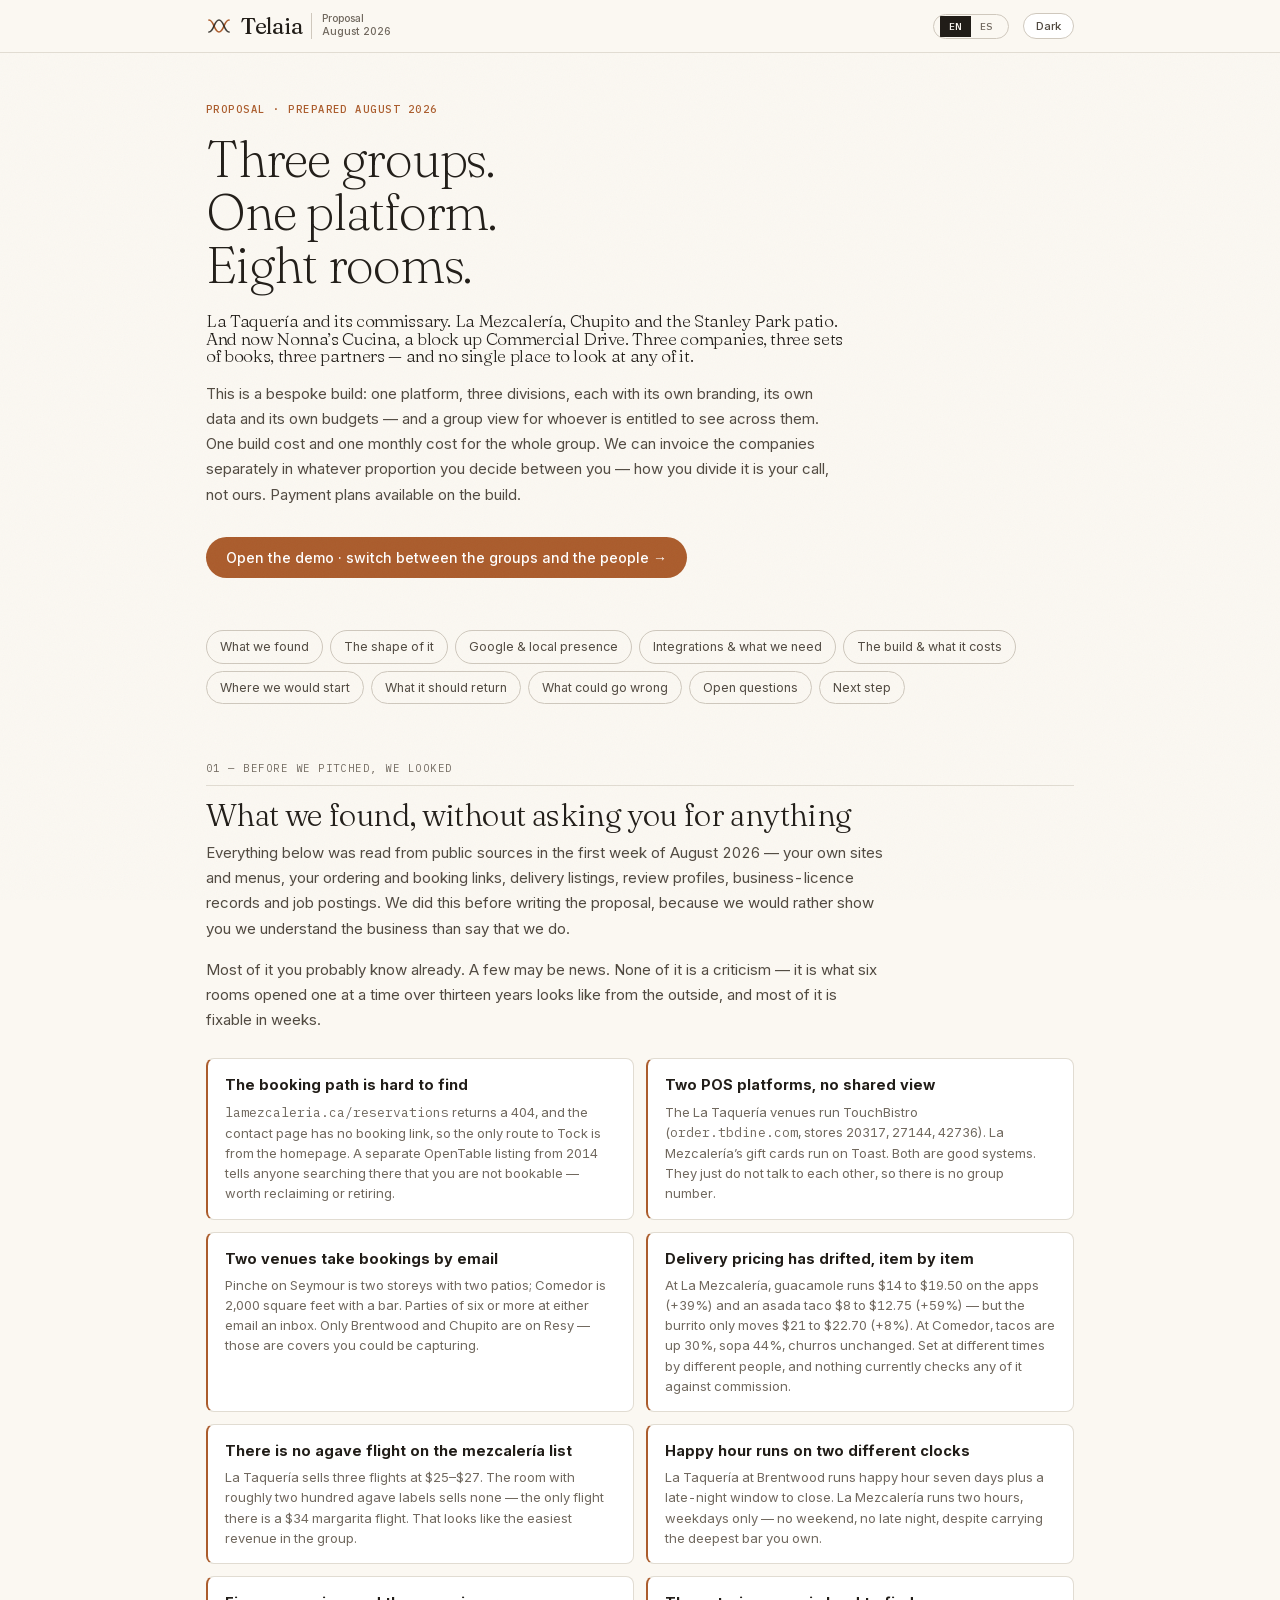
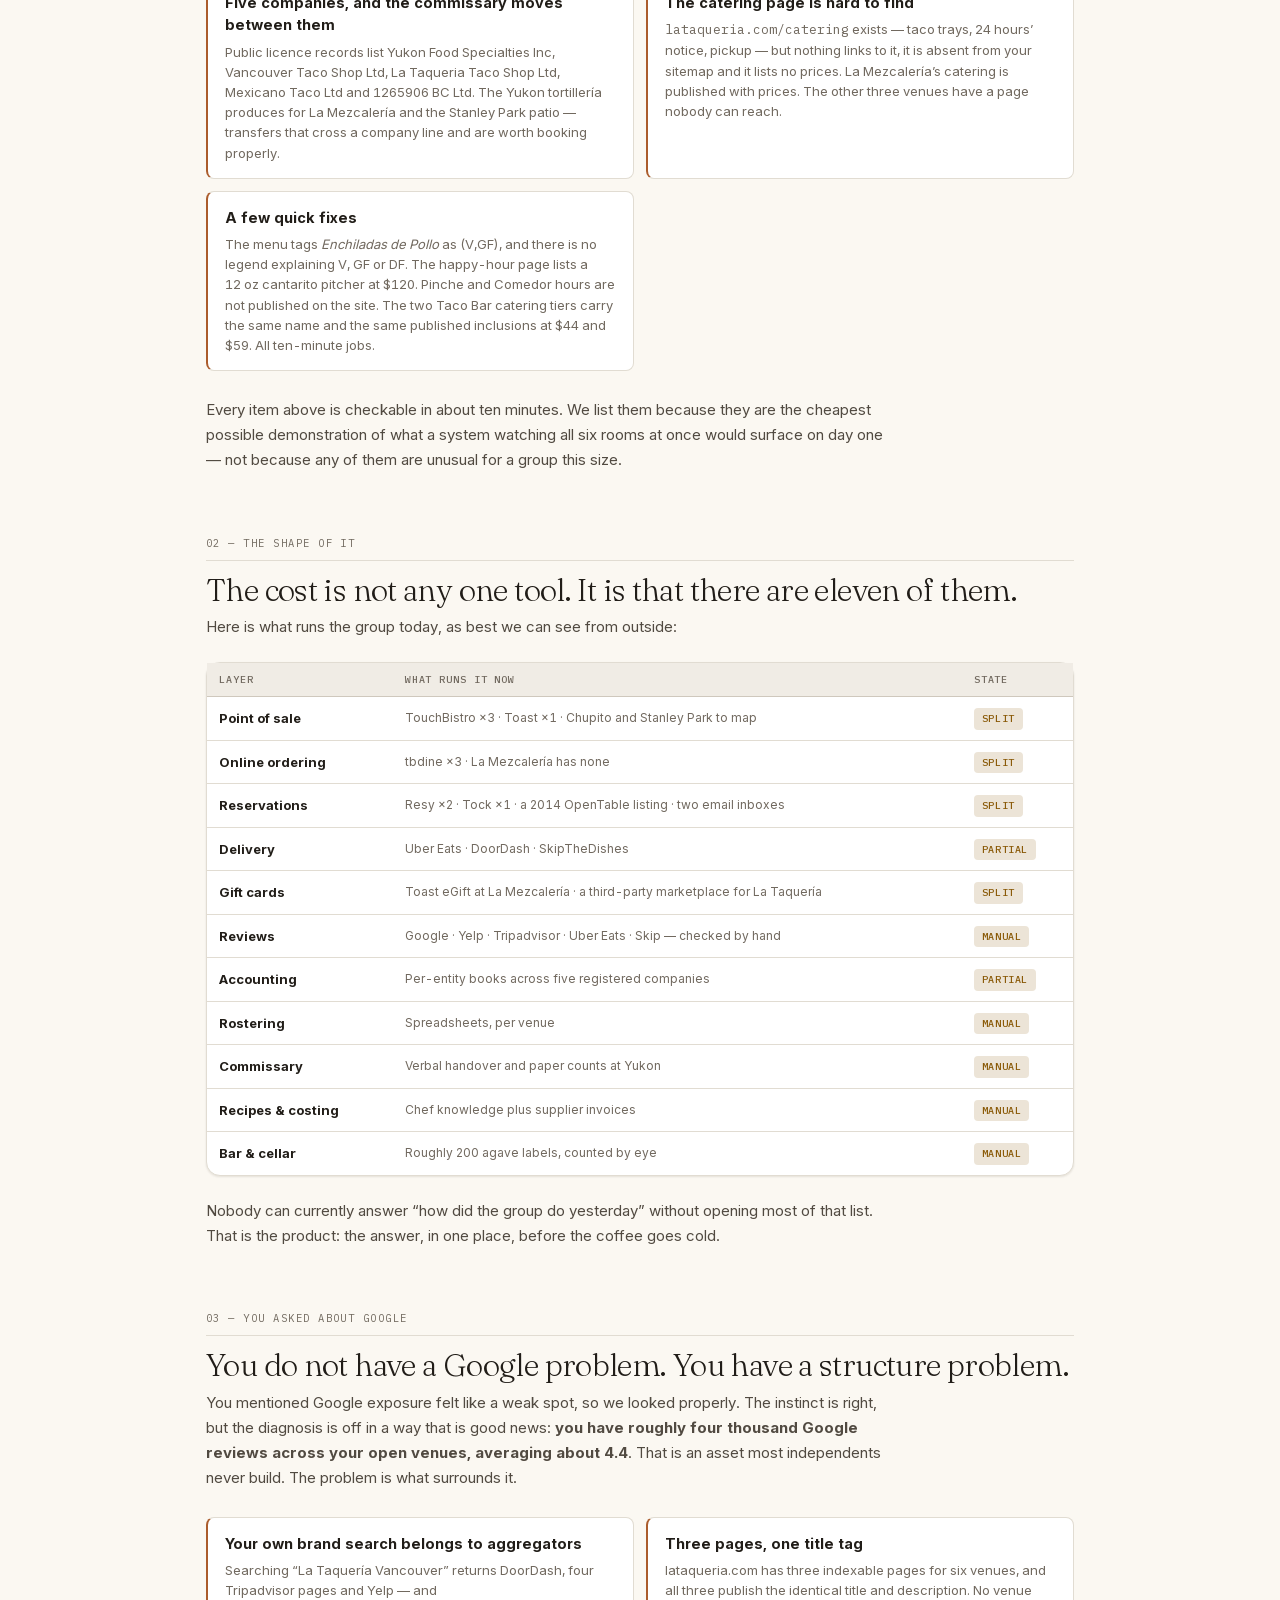
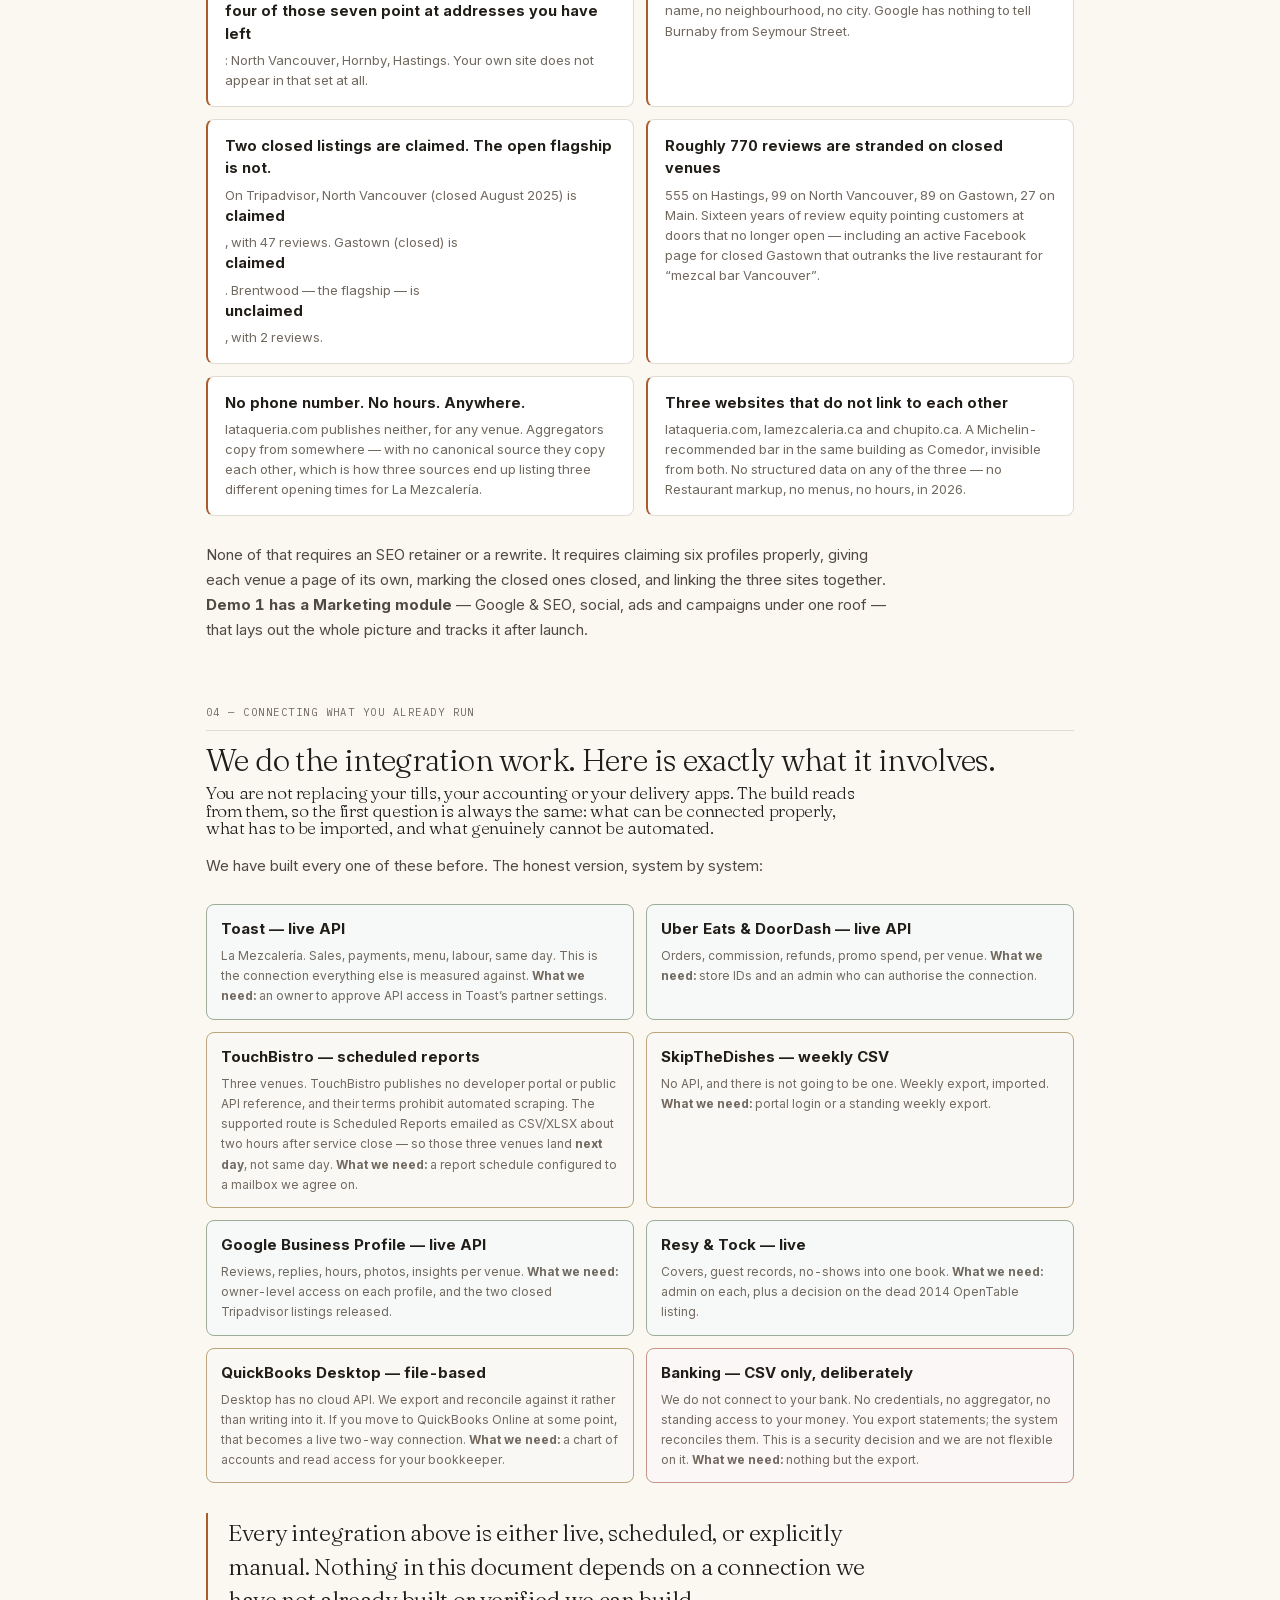
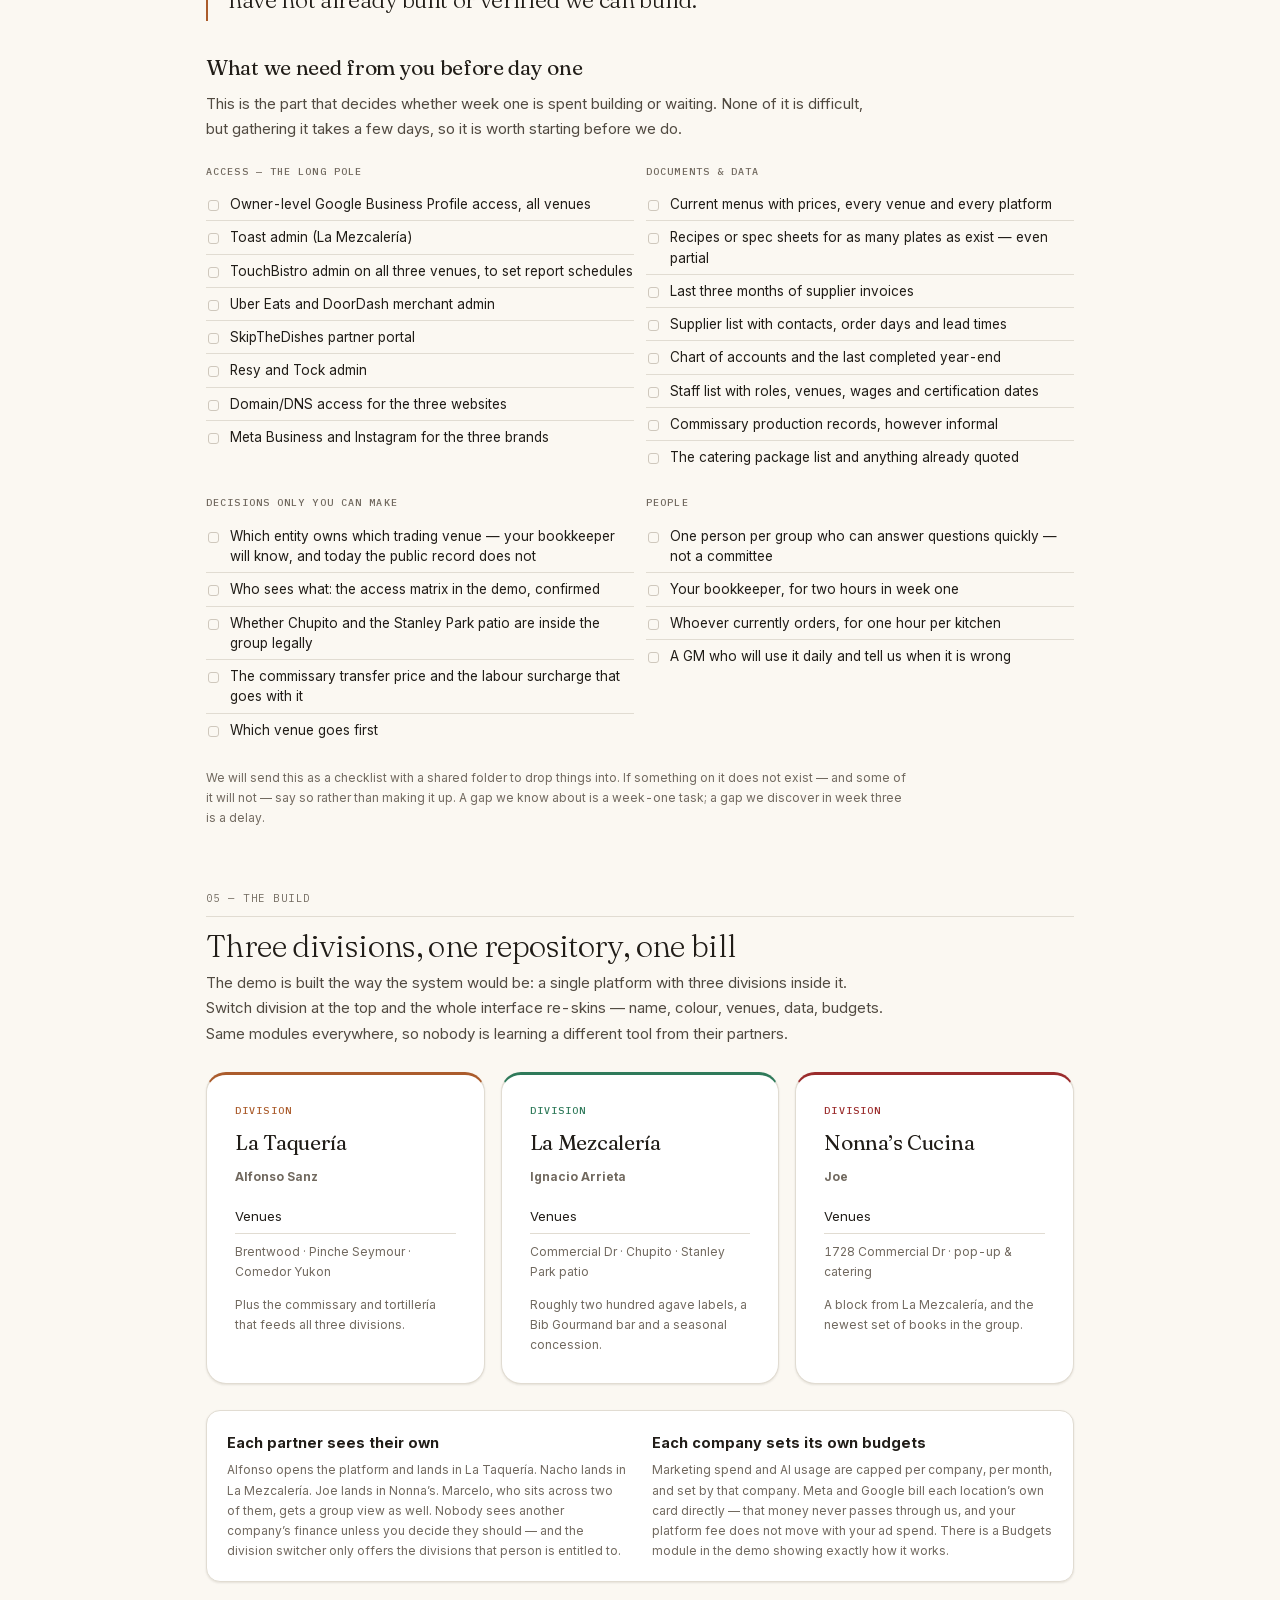
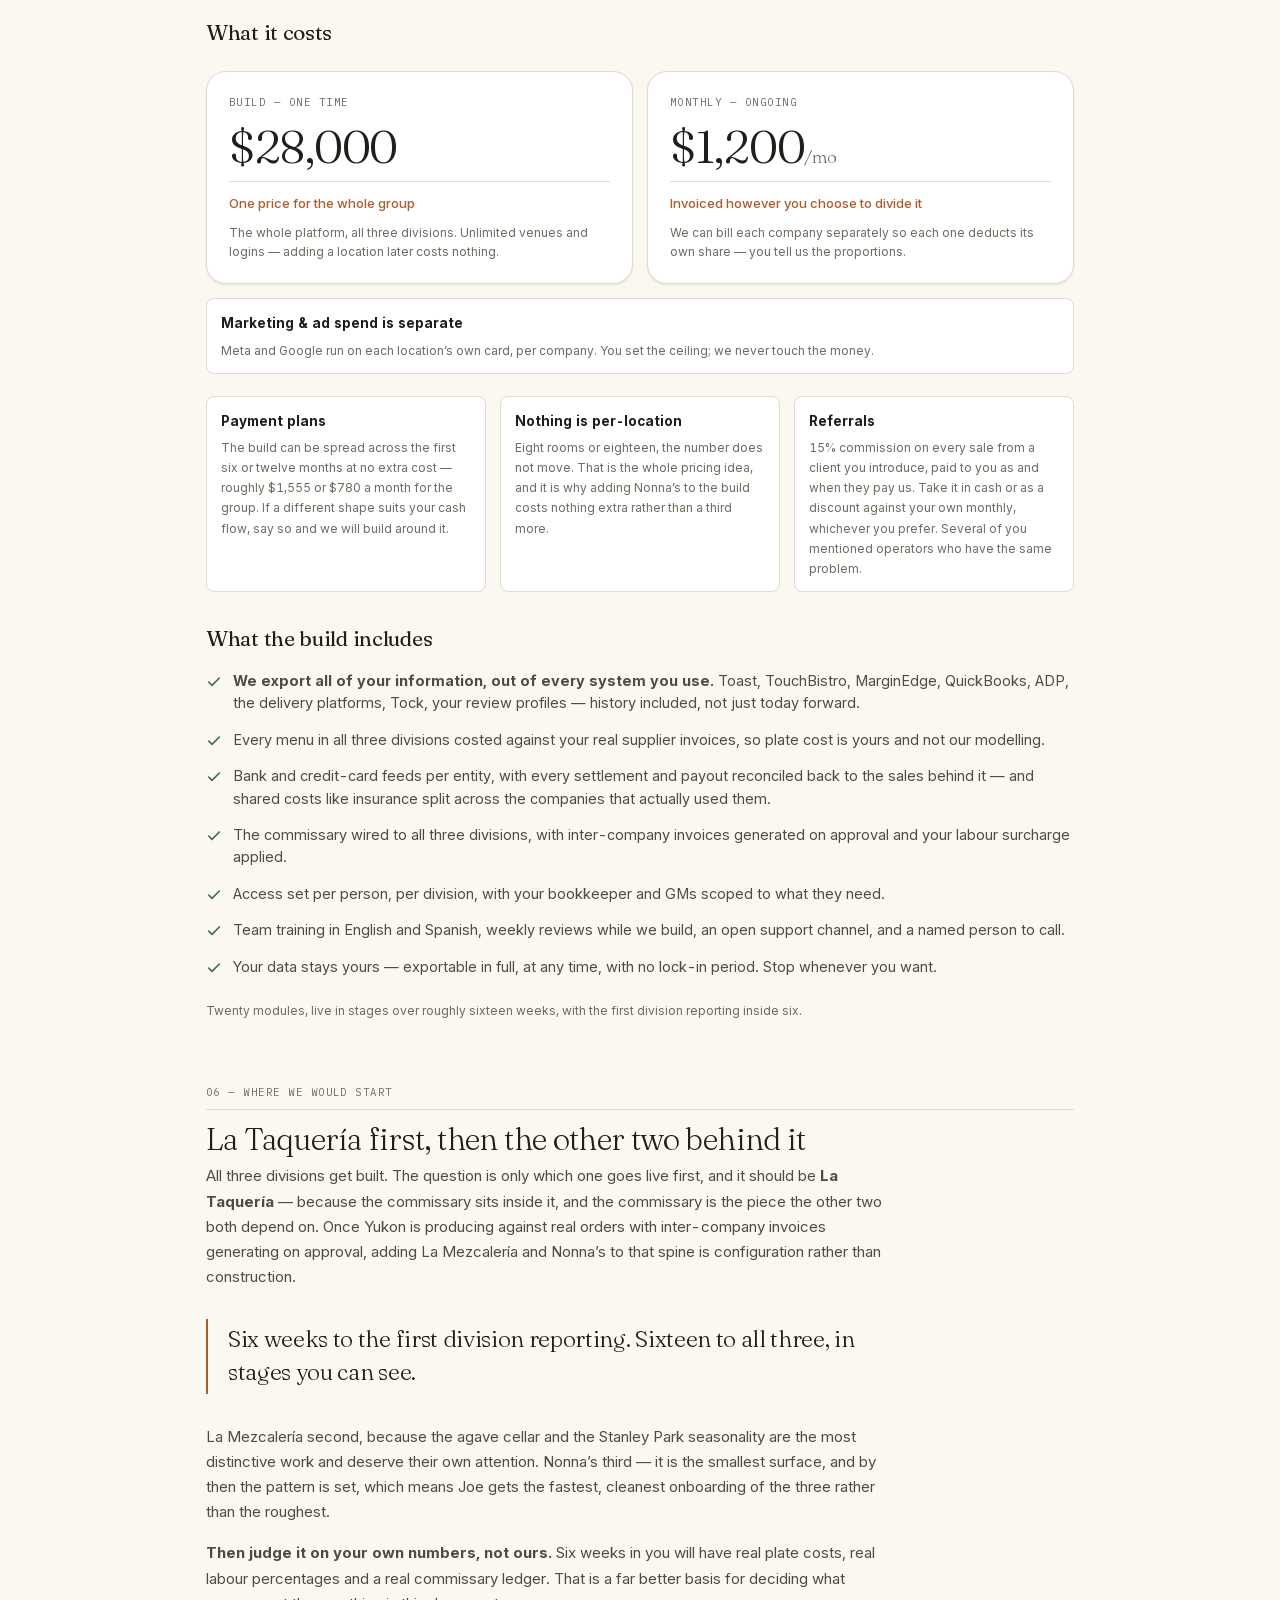
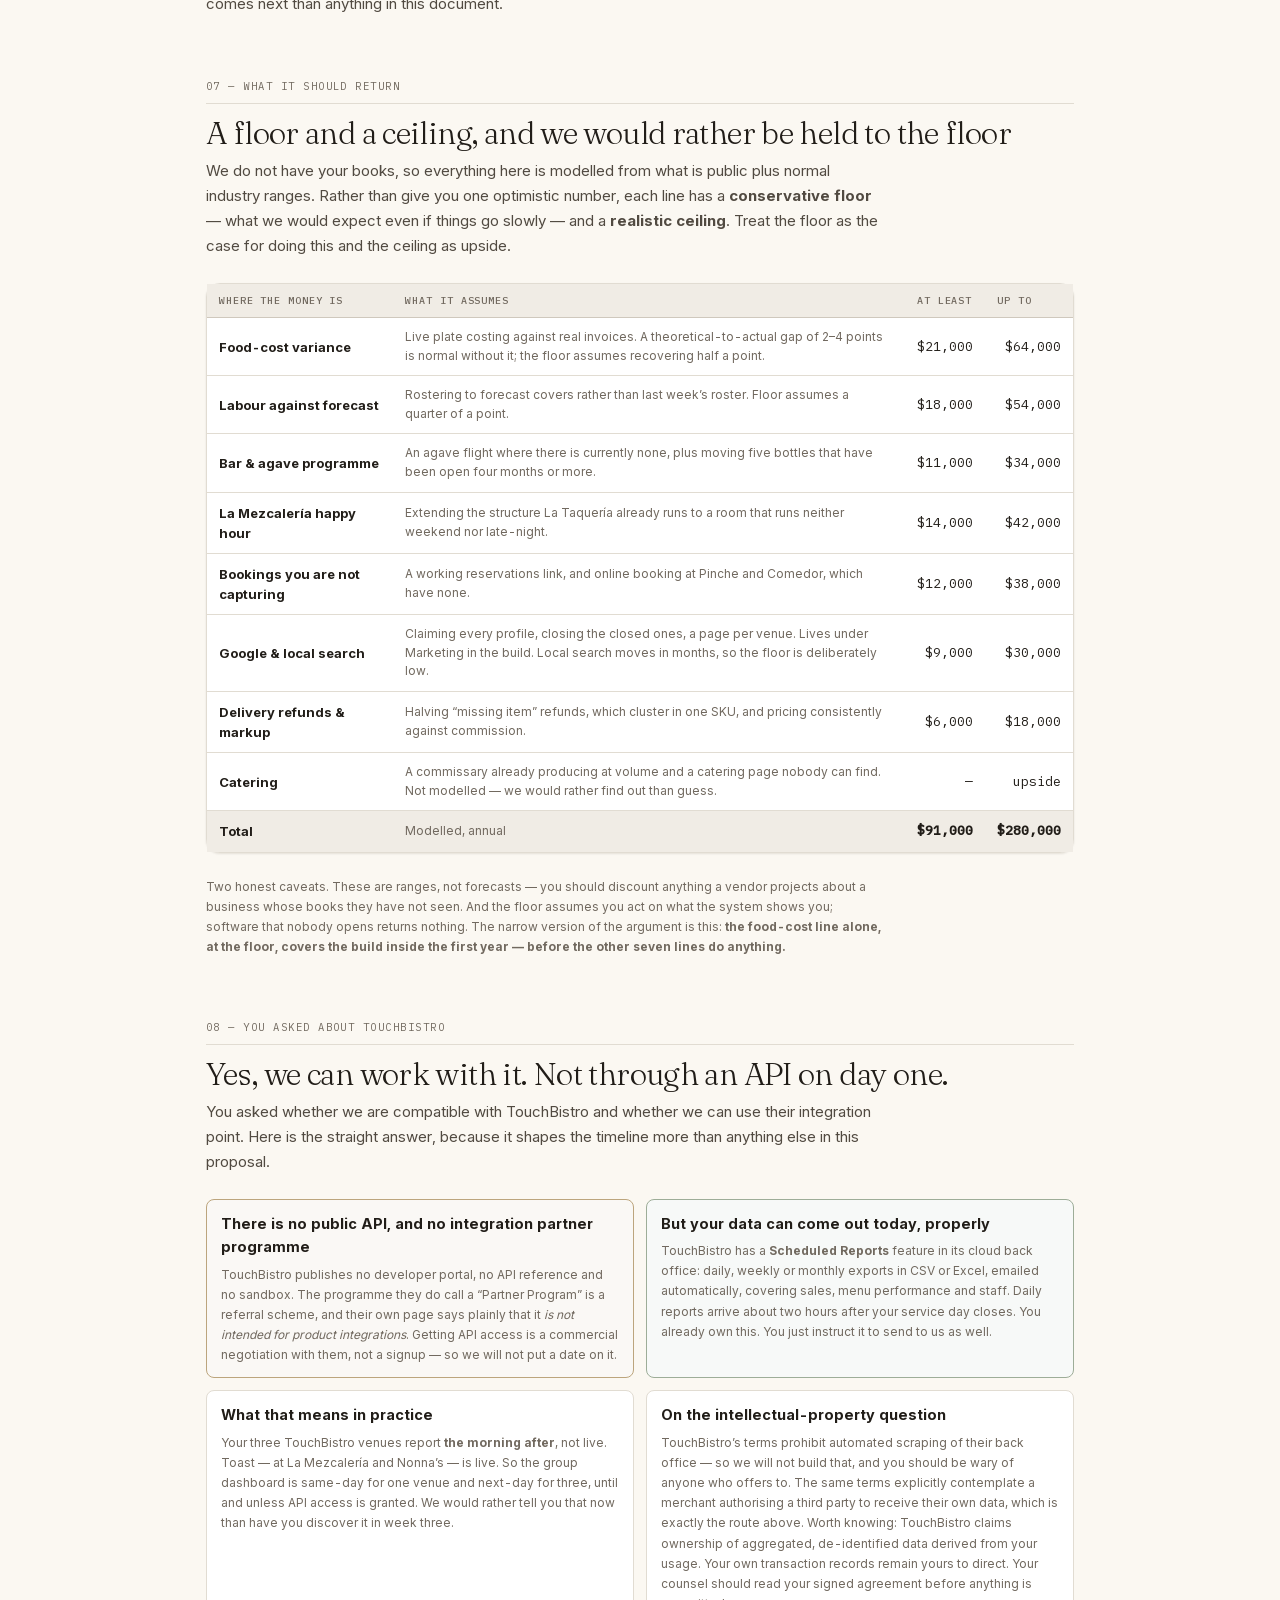
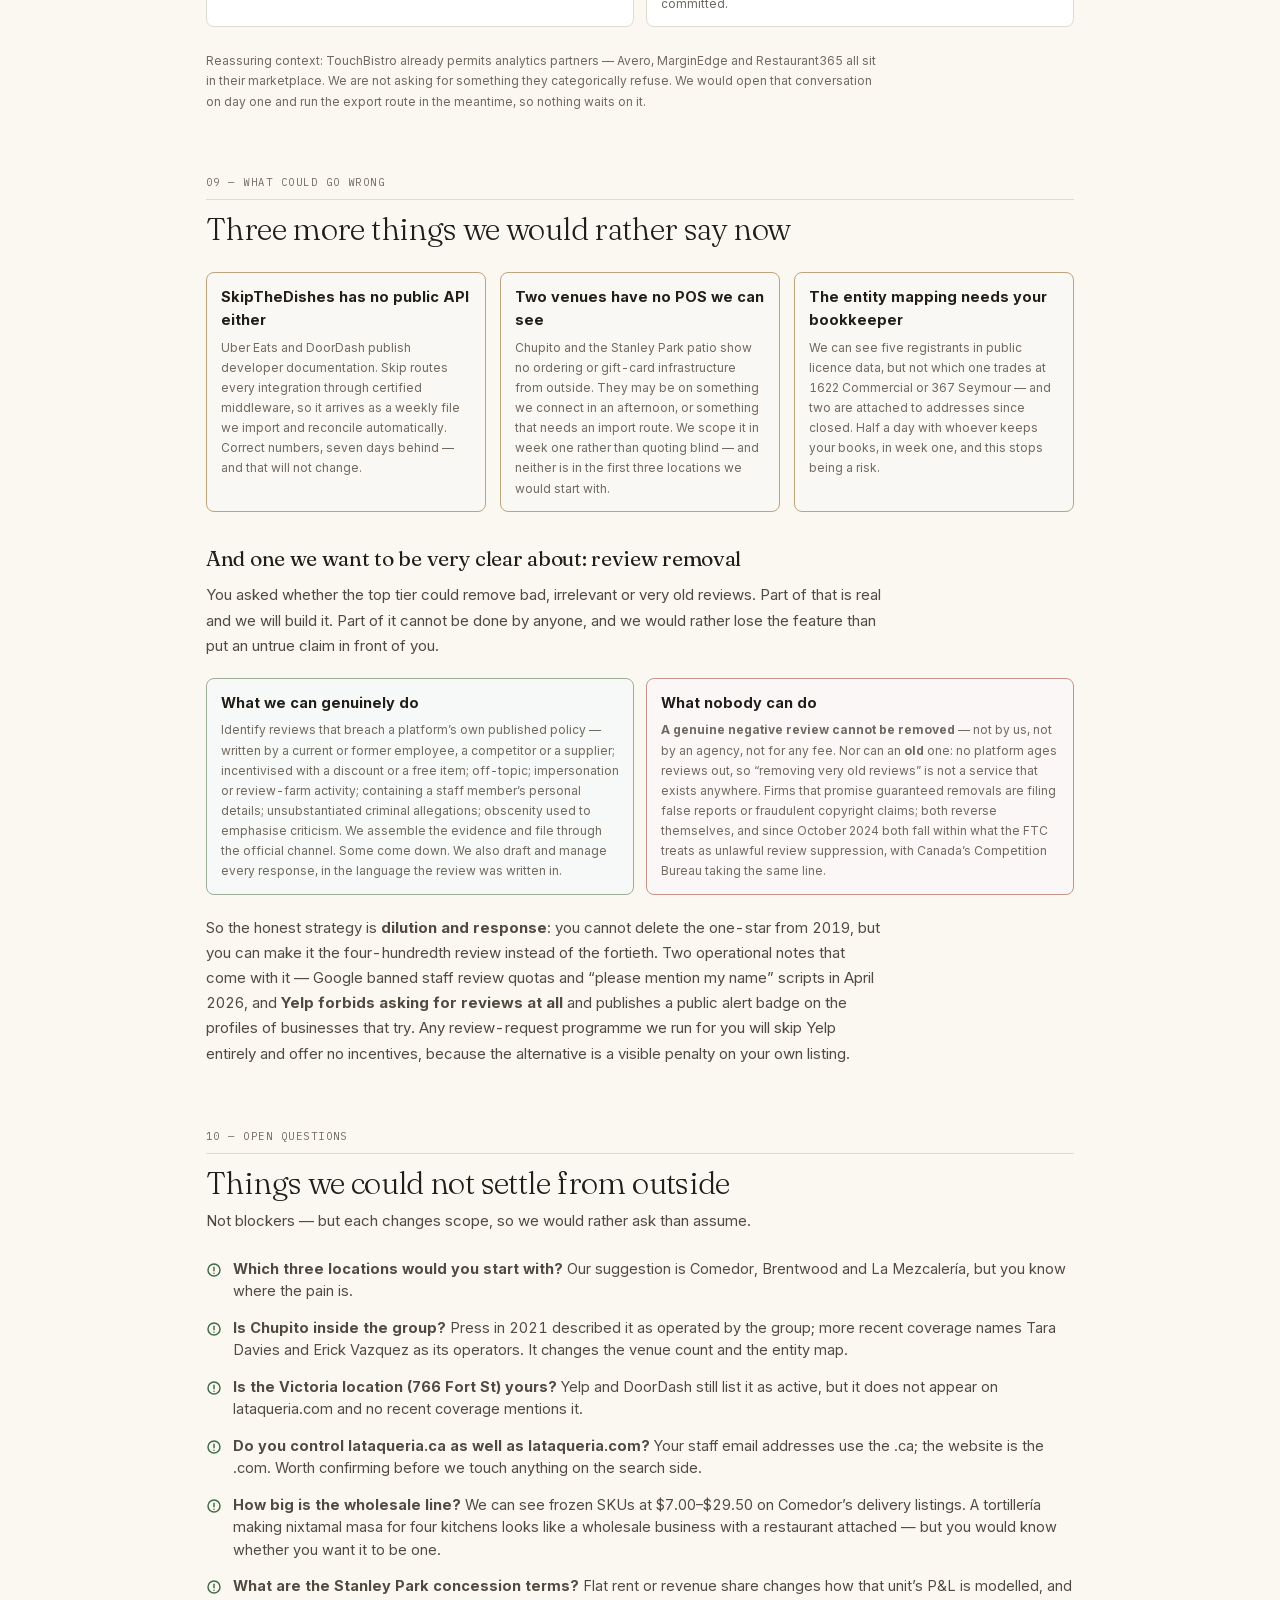
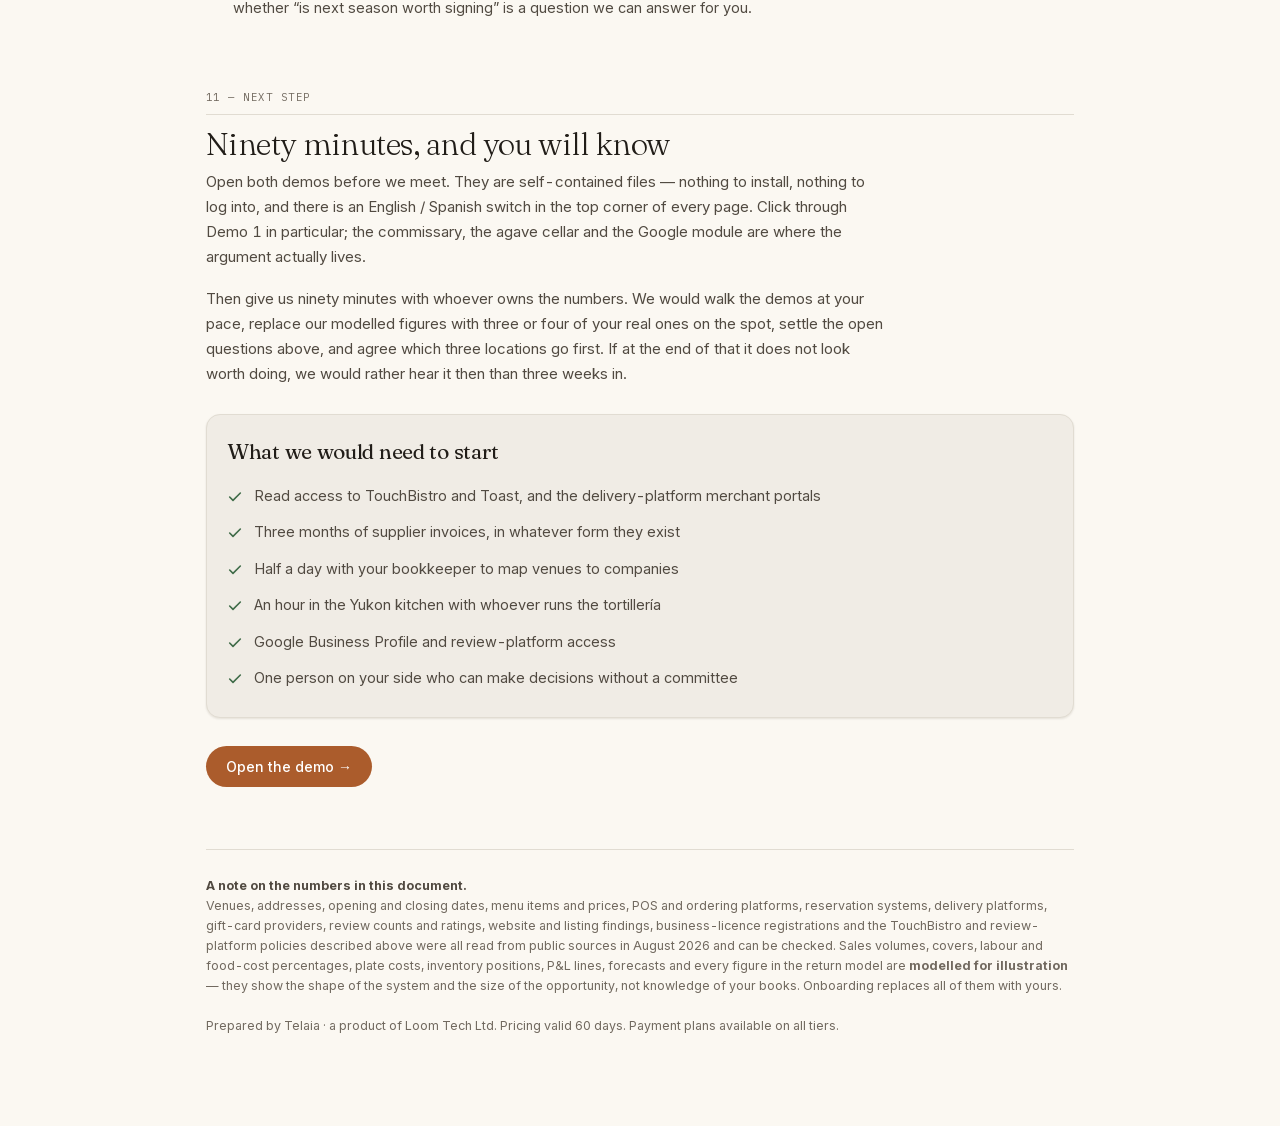
<file: lataqueria/proposal.html>
<!DOCTYPE html>
<html lang="en" data-theme="light">
<head>
<meta charset="utf-8">
<meta name="viewport" content="width=device-width,initial-scale=1">
<title>Proposal — Operating System for La Taquería &amp; La Mezcalería · Telaia</title>
<link rel="stylesheet" href="assets/fonts.css">
<style>
/* ============ Telaia · Atelier design system v1.0 ============ */
*,*::before,*::after{box-sizing:border-box}
:root{
  --canvas:#FBF8F2; --surface:#FFFFFF; --sunken:#F0ECE5; --border:#E1DCD2; --border-strong:#CFC8BD;
  --ink:#211D18; --ink-2:#514A41; --ink-muted:#71695F;
  --accent:#AB5C2C; --accent-hover:#90491D; --accent-subtle:#FFF3EB;
  --success:#3F6B48; --warning:#8A5A08; --danger:#A32E22; --info:#1F5F8B;
  --c1:#B54E12; --c2:#136FD6; --c3:#A47D17; --c4:#B71AB1; --c5:#1D9972; --c6:#7D39F7;
  --sh-sm:0 1px 2px rgba(45,35,25,.06),0 1px 3px rgba(45,35,25,.05);
  --sh-md:0 2px 4px rgba(45,35,25,.05),0 6px 16px rgba(45,35,25,.07);
  --sh-lg:0 4px 8px rgba(45,35,25,.05),0 16px 40px rgba(45,35,25,.10);
  --r-sm:4px; --r-md:8px; --r-lg:14px; --r-xl:20px;
  --serif:'Fraunces',Georgia,'Times New Roman',serif;
  --sans:'Inter',-apple-system,BlinkMacSystemFont,'Segoe UI',Helvetica,Arial,sans-serif;
  --mono:'IBM Plex Mono',ui-monospace,SFMono-Regular,Menlo,monospace;
}
html[data-theme="dark"]{
  --canvas:#1A1815; --surface:#22201C; --sunken:#191713; --border:#363229; --border-strong:#4A4438;
  --ink:#F0EBE2; --ink-2:#C7BFB3; --ink-muted:#9B9286;
  --accent:#E0904F; --accent-hover:#EDA163; --accent-subtle:#2E241B;
  --success:#6FA97A; --warning:#D3A24A; --danger:#E0705F; --info:#5FA8DC;
  --c1:#C0571E; --c2:#1F78E1; --c3:#97741E; --c4:#C128BB; --c5:#248E6B; --c6:#8351F2;
  --sh-sm:0 1px 2px rgba(0,0,0,.3); --sh-md:0 2px 4px rgba(0,0,0,.3),0 6px 16px rgba(0,0,0,.35);
  --sh-lg:0 4px 8px rgba(0,0,0,.3),0 16px 40px rgba(0,0,0,.45);
}
html{-webkit-text-size-adjust:100%}
body{margin:0;background:var(--canvas);color:var(--ink);font-family:var(--sans);
  font-size:14px;line-height:1.55;-webkit-font-smoothing:antialiased;font-variant-numeric:tabular-nums}
h1,h2,h3,h4{margin:0;font-weight:400}
.f{font-family:var(--serif);font-weight:400;font-optical-sizing:auto;letter-spacing:-.012em}
.f-light{font-family:var(--serif);font-weight:300;letter-spacing:-.01em}
.mono{font-family:var(--mono);font-variant-numeric:tabular-nums}
.cap{font-family:var(--mono);font-size:10px;letter-spacing:.11em;text-transform:uppercase;color:var(--ink-muted);font-weight:500}
.muted{color:var(--ink-muted)}.ink2{color:var(--ink-2)}
.tnum{font-variant-numeric:tabular-nums}
a{color:var(--accent);text-decoration:none}a:hover{text-decoration:underline}
button{font-family:inherit;font-size:inherit;color:inherit;cursor:pointer;border:0;background:none}
::selection{background:var(--accent-subtle);color:var(--accent-hover)}
/* scroll */
::-webkit-scrollbar{width:10px;height:10px}
::-webkit-scrollbar-track{background:transparent}
::-webkit-scrollbar-thumb{background:var(--border-strong);border-radius:99px;border:3px solid var(--canvas)}
/* --- primitives --- */
.card{background:var(--surface);border:1px solid var(--border);border-radius:var(--r-lg);box-shadow:var(--sh-sm)}
.pad{padding:20px}
.pill{display:inline-flex;align-items:center;gap:6px;border-radius:999px;padding:7px 15px;font-size:13px;
  font-weight:500;border:1px solid var(--border-strong);background:var(--surface);color:var(--ink-2);transition:all .12s}
.pill:hover{border-color:var(--accent);color:var(--accent)}
.pill.on{background:var(--accent);border-color:var(--accent);color:#fff}
.btn{display:inline-flex;align-items:center;gap:8px;border-radius:999px;padding:10px 20px;font-size:14px;
  font-weight:500;background:var(--accent);color:#fff;transition:background .12s}
.btn:hover{background:var(--accent-hover)}
.btn.ghost{background:transparent;color:var(--ink-2);border:1px solid var(--border-strong)}
.btn.ghost:hover{border-color:var(--accent);color:var(--accent);background:transparent}
.tag{display:inline-flex;align-items:center;gap:5px;font-family:var(--mono);font-size:10px;letter-spacing:.06em;
  text-transform:uppercase;padding:3px 8px;border-radius:var(--r-sm);background:var(--sunken);color:var(--ink-muted);font-weight:500}
.tag.ok{background:color-mix(in srgb,var(--success) 14%,transparent);color:var(--success)}
.tag.warn{background:color-mix(in srgb,var(--warning) 16%,transparent);color:var(--warning)}
.tag.bad{background:color-mix(in srgb,var(--danger) 14%,transparent);color:var(--danger)}
.tag.info{background:color-mix(in srgb,var(--info) 14%,transparent);color:var(--info)}
.tag.acc{background:var(--accent-subtle);color:var(--accent-hover)}
.dot{width:7px;height:7px;border-radius:99px;display:inline-block;flex:none}
/* --- data table: SQUARE corners, on purpose --- */
table.dt{width:100%;border-collapse:collapse;font-size:13px;font-variant-numeric:tabular-nums}
table.dt th{font-family:var(--mono);font-size:10px;letter-spacing:.09em;text-transform:uppercase;color:var(--ink-muted);
  font-weight:500;text-align:left;padding:9px 12px;border-bottom:1px solid var(--border-strong);white-space:nowrap;background:var(--sunken)}
table.dt td{padding:10px 12px;border-bottom:1px solid var(--border);vertical-align:middle}
table.dt tr:last-child td{border-bottom:0}
table.dt tbody tr:hover{background:var(--sunken)}
.num{text-align:right;font-variant-numeric:tabular-nums}
/* --- stat tile: the signature --- */
.stat{background:var(--surface);border:1px solid var(--border);border-radius:var(--r-lg);padding:16px 18px;position:relative;overflow:hidden}
.stat .v{font-family:var(--serif);font-weight:400;font-size:30px;line-height:1.05;letter-spacing:-.02em;margin:6px 0 3px;
  font-variant-numeric:tabular-nums;display:block}
.stat .d{font-size:12px;display:flex;align-items:center;gap:5px}
.up{color:var(--success)}.down{color:var(--danger)}.flat{color:var(--ink-muted)}
.grid{display:grid;gap:14px}
/* grid/flex children default to min-width:auto, which lets a wide table blow out
   the whole layout instead of scrolling inside its own container. */
.grid>*,.split>*,.split7>*,.hero>*,.demowrap>*{min-width:0}
.g2{grid-template-columns:repeat(2,1fr)}.g3{grid-template-columns:repeat(3,1fr)}
.g4{grid-template-columns:repeat(4,1fr)}.g5{grid-template-columns:repeat(5,1fr)}.g6{grid-template-columns:repeat(6,1fr)}
.row{display:flex;align-items:center;gap:10px}.wrap{flex-wrap:wrap}.between{justify-content:space-between}
.bar{height:7px;border-radius:99px;background:var(--sunken);overflow:hidden}
.bar>span{display:block;height:100%;border-radius:99px;background:var(--accent)}
.sec-h{display:flex;align-items:baseline;justify-content:space-between;gap:16px;margin:0 0 12px}
.sec-h h3{font-family:var(--serif);font-weight:400;font-size:19px;letter-spacing:-.012em}
hr.rule{border:0;border-top:1px solid var(--border);margin:26px 0}
.grain{position:fixed;inset:0;pointer-events:none;z-index:0;opacity:.035;
  background-image:url("data:image/svg+xml,%3Csvg xmlns='http://www.w3.org/2000/svg' width='180' height='180'%3E%3Cfilter id='n'%3E%3CfeTurbulence type='fractalNoise' baseFrequency='.85' numOctaves='3'/%3E%3C/filter%3E%3Crect width='180' height='180' filter='url(%23n)'/%3E%3C/svg%3E")}
@media (prefers-reduced-motion:reduce){*{animation:none!important;transition:none!important}}
/* --- shared utilities (used by both demos) --- */
.mini{font-size:12px;color:var(--ink-muted)}
.kv{display:flex;justify-content:space-between;gap:12px;padding:7px 0;border-bottom:1px solid var(--border);font-size:13px}
.kv:last-child{border-bottom:0}
.split{display:grid;grid-template-columns:1.35fr 1fr;gap:14px}
.split7{display:grid;grid-template-columns:7fr 5fr;gap:14px}
.scroll{overflow-x:auto}
.vdot{width:9px;height:9px;border-radius:2px;display:inline-block;flex:none}
.legend{display:flex;gap:14px;flex-wrap:wrap;font-size:11.5px;color:var(--ink-muted)}
.legend span{display:inline-flex;align-items:center;gap:5px}
.flowbox{border:1px solid var(--border);border-radius:var(--r-md);padding:12px 14px;background:var(--surface)}
.flowbox.bad{border-color:color-mix(in srgb,var(--danger) 42%,var(--border));background:color-mix(in srgb,var(--danger) 4%,var(--surface))}
.flowbox.good,.flowbox.ok{border-color:color-mix(in srgb,var(--success) 42%,var(--border));background:color-mix(in srgb,var(--success) 4%,var(--surface))}
.flowbox.warn{border-color:color-mix(in srgb,var(--warning) 42%,var(--border));background:color-mix(in srgb,var(--warning) 4%,var(--surface))}
.vchip{display:inline-flex;align-items:center;gap:6px;border-radius:999px;padding:5px 12px;font-size:12px;font-weight:500;
 border:1px solid var(--border-strong);background:var(--surface);color:var(--ink-2)}
.vchip.on{background:var(--ink);border-color:var(--ink);color:var(--canvas)}
.langsw{display:inline-flex;border:1px solid var(--border-strong);border-radius:999px;overflow:hidden;
 font-family:var(--mono);font-size:10px;letter-spacing:.06em;font-weight:500;flex:none}
.langsw span{padding:4px 9px;color:var(--ink-muted);transition:background .12s,color .12s;display:block}
.langsw span.on{background:var(--ink);color:var(--canvas)}
.langsw:hover{border-color:var(--accent)}
/* ---- charts ---- */
.chartwrap{width:100%}
.chartwrap svg text{font-variant-numeric:tabular-nums}
.chartwrap .legend{margin-top:10px}
/* checklists in the proposal */
ul.chk{list-style:none;margin:0;padding:0}
ul.chk li{position:relative;padding:6px 0 6px 24px;font-size:13.5px;line-height:1.5;border-bottom:1px solid var(--border)}
ul.chk li:last-child{border-bottom:0}
ul.chk li::before{content:"";position:absolute;left:2px;top:12px;width:11px;height:11px;border-radius:3px;
  border:1.5px solid var(--border-strong)}

body{font-size:15px}
.wrapp{max-width:920px;margin:0 auto;padding:0 26px 90px}
.top{position:sticky;top:0;z-index:40;background:color-mix(in srgb,var(--canvas) 92%,transparent);
 backdrop-filter:saturate(160%) blur(10px);border-bottom:1px solid var(--border);margin-bottom:48px}
.topin{max-width:920px;margin:0 auto;padding:13px 26px;display:flex;align-items:center;gap:14px}
.lock{display:flex;align-items:center;gap:9px}
.lock .wm{font-family:var(--serif);font-weight:400;font-size:23px;letter-spacing:-.012em;line-height:1}
.lock .pn{font-size:10.5px;font-weight:500;color:var(--ink-muted);padding-left:10px;border-left:1px solid var(--border-strong);line-height:1.2}
h1.dh{font-family:var(--serif);font-weight:200;font-size:50px;line-height:1.06;letter-spacing:-.025em;margin:0 0 20px}
h2.sh{font-family:var(--serif);font-weight:300;font-size:31px;letter-spacing:-.02em;margin:0 0 6px;line-height:1.15}
h3.ss{font-family:var(--serif);font-weight:400;font-size:21px;letter-spacing:-.014em;margin:0 0 8px}
section{margin-bottom:62px;scroll-margin-top:80px}
p{line-height:1.68;margin:0 0 16px;max-width:680px;color:var(--ink-2)}
p.big{font-size:17.5px;color:var(--ink)}
.eyebrow{font-family:var(--mono);font-size:10.5px;letter-spacing:.14em;text-transform:uppercase;color:var(--accent);font-weight:500;margin-bottom:16px}
.secnum{font-family:var(--mono);font-size:10.5px;letter-spacing:.14em;text-transform:uppercase;color:var(--ink-muted);
 display:block;margin-bottom:12px;padding-bottom:9px;border-bottom:1px solid var(--border)}
.quote{border-left:2px solid var(--accent);padding:4px 0 4px 20px;font-family:var(--serif);font-weight:300;font-size:23px;
 line-height:1.44;letter-spacing:-.014em;color:var(--ink);margin:30px 0;max-width:660px}
ul.cl{list-style:none;padding:0;margin:0}
ul.cl li{display:flex;gap:11px;align-items:flex-start;padding:7px 0;font-size:14.5px;line-height:1.55;color:var(--ink-2)}
ul.cl li svg{flex:none;margin-top:4px;color:var(--success)}
ul.cl li.no svg{color:var(--ink-muted);opacity:.55}
ul.cl li.no{color:var(--ink-muted)}
.pathcard{border:1px solid var(--border);border-radius:var(--r-xl);padding:28px;background:var(--surface);box-shadow:var(--sh-sm);height:100%}
.pathcard.rec{border-color:var(--accent);box-shadow:var(--sh-md)}
.big{font-family:var(--serif);font-weight:300;font-size:36px;line-height:1;letter-spacing:-.02em}
.strike{text-decoration:line-through;color:var(--ink-muted)}
.stepn{width:27px;height:27px;border-radius:99px;background:var(--ink);color:var(--canvas);display:flex;align-items:center;
 justify-content:center;font-family:var(--mono);font-size:11px;flex:none}
.find{border:1px solid var(--border);border-left:2px solid var(--accent);border-radius:var(--r-md);padding:15px 17px;background:var(--surface)}
.find b{display:block;font-size:14.5px;margin-bottom:5px;color:var(--ink)}
.find p{margin:0;font-size:13px;color:var(--ink-muted);line-height:1.55}
.toc{display:flex;flex-wrap:wrap;gap:7px;margin-bottom:56px}
.toc a{font-size:12.5px;padding:6px 13px;border-radius:999px;border:1px solid var(--border-strong);color:var(--ink-2);text-decoration:none}
.toc a:hover{border-color:var(--accent);color:var(--accent);text-decoration:none}
.foot{border-top:1px solid var(--border);padding-top:26px;font-size:12.5px;color:var(--ink-muted);line-height:1.6}
/* --- price block: the numbers must never need a sideways swipe --- */
.prices{display:grid;grid-template-columns:1fr 1fr;gap:14px;margin:22px 0 14px}
.pricecard{border:1px solid var(--border);border-radius:var(--r-xl);padding:22px;background:var(--surface);box-shadow:var(--sh-sm)}
.plabel{font-family:var(--mono);font-size:10.5px;letter-spacing:.14em;text-transform:uppercase;color:var(--ink-muted);margin-bottom:14px}
.pnum{font-family:var(--serif);font-weight:300;font-size:46px;line-height:1;letter-spacing:-.028em;color:var(--ink);font-variant-numeric:tabular-nums}
.pnum .per{font-size:17px;color:var(--ink-muted);letter-spacing:0}
.psplit{margin-top:11px;padding-top:11px;border-top:1px solid var(--border);font-size:13px;color:var(--accent);font-weight:500;font-variant-numeric:tabular-nums}
.pricecard p.mini{margin:11px 0 0;line-height:1.55}

@media print{.top,.toc{display:none}section{page-break-inside:avoid}}
/* ==================== RESPONSIVE — authoritative, all pages ==================== */
.hide-sm{display:inline}
.menubtn{display:none}

/* ---- tablet ---- */
@media(max-width:1000px){
  .split,.split7,.hero{grid-template-columns:1fr!important}
  .g3,.g4,.g5,.g6{grid-template-columns:repeat(2,1fr)}
  .wrap2,.wrapp,.wrapl{padding-left:20px;padding-right:20px}
}

/* ---- dense data tables: scroll, but keep the label column pinned ---- */
@media(max-width:1000px){
  .scroll{overflow-x:auto;-webkit-overflow-scrolling:touch}
  .scroll table.dt{min-width:620px}
  .scroll table.dt th:first-child,
  .scroll table.dt td:first-child{position:sticky;left:0;z-index:2;background:var(--surface)}
  .scroll table.dt th:first-child{background:var(--sunken)}
  .scroll table.dt tbody tr:hover td:first-child{background:var(--sunken)}
  .scroll table.dt td:first-child::after{content:'';position:absolute;top:0;right:0;bottom:0;width:1px;background:var(--border)}
  .scroll table.dt th:first-child::after{content:'';position:absolute;top:0;right:0;bottom:0;width:1px;background:var(--border-strong)}
}

/* ---- phone ---- */
@media(max-width:620px){
  body{font-size:14px}
  .content,.wrap2,.wrapp,.wrapl{padding-left:14px!important;padding-right:14px!important}
  .g2{grid-template-columns:1fr}
  .g3,.g4,.g5,.g6{grid-template-columns:repeat(2,1fr);gap:9px}
  .grid{gap:10px}
  .card{border-radius:11px}
  .pad{padding:15px}
  .stat{padding:12px 13px;border-radius:11px}
  .stat .v{font-size:23px;margin:5px 0 2px}
  .stat .d{font-size:11px;flex-wrap:wrap;gap:3px}
  .cap{font-size:9px;letter-spacing:.07em}
  .sec-h{flex-direction:column;align-items:flex-start;gap:2px}
  .sec-h h3{font-size:17px}
  table.dt th{padding:8px 10px;font-size:9.5px}
  table.dt td{padding:9px 10px;font-size:12.5px}
  .flowbox{padding:11px 12px}
  .btn{padding:9px 17px;font-size:13.5px}
  hr.rule{margin:18px 0}
  .legend{gap:9px;font-size:11px}
}
@media(max-width:430px){
  .g3,.g4,.g5,.g6{grid-template-columns:repeat(2,1fr)}
  .stat .v{font-size:21px}
}

/* ============ DEMO 1 + DEMO 2 — side nav becomes an always-visible chip strip ============
   Never hide navigation behind a hamburger: in a narrow window the demo looked empty. */
@media(max-width:1000px){
  .app{grid-template-columns:1fr}
  .app>*,.side,.main{min-width:0}
  .side{position:sticky;top:0;z-index:60;height:auto;overflow:visible;
    border-right:0;border-bottom:1px solid var(--border);
    flex-direction:row;flex-wrap:wrap;align-items:center;gap:8px;padding:0 14px;
    background:var(--canvas);backdrop-filter:none}
  .brandbox{border-bottom:0;padding:9px 0;flex:1;min-width:0}
  .lockup .pn{display:none}
  .menubtn{display:none}
  .sidefoot{margin:0;border-top:0;padding:0;flex:none;display:flex;align-items:center;gap:8px}
  .sidefoot .row.between{margin:0!important;gap:8px}
  .sidefoot>div:last-child{display:none}
  #nav{order:3;flex:1 1 100%;width:100%;min-width:0;max-width:100%;
    display:flex!important;gap:5px;overflow-x:auto;
    padding:9px 0;border-top:1px solid var(--border);scrollbar-width:none;position:static}
  #nav::-webkit-scrollbar{display:none}
  .navgrp{display:contents}
  .navgrp .cap{display:none}
  .nv{flex:none;width:auto;padding:7px 13px;border-radius:999px;border:1px solid var(--border-strong);
    font-size:12.5px;background:var(--surface);white-space:nowrap;font-weight:500}
  .nv .ic{display:none}
  .nv.on{background:var(--ink);color:var(--canvas);border-color:var(--ink)}
  .nv .bdg{margin-left:5px}
  .topbar{padding:9px 14px;gap:8px;top:auto;flex-wrap:wrap}
  .divsw{order:-1;width:100%;border-right:0;padding-right:0;margin:0 0 2px;
    border-bottom:1px solid var(--border);padding-bottom:8px;overflow-x:auto;scrollbar-width:none}
  .divsw::-webkit-scrollbar{display:none}
  .bcard{flex-wrap:wrap}
  .bcard .pill{margin-left:0;width:100%;justify-content:center;margin-top:8px}
  .vsel{flex-wrap:nowrap;overflow-x:auto;scrollbar-width:none;padding-bottom:1px;margin:0 -2px}
  .vsel::-webkit-scrollbar{display:none}
  .hide-sm{display:none}
  .content{padding:18px 14px}
  .pgh h1{font-size:26px}
  .pgh p{font-size:13.5px}
  .alert{flex-wrap:wrap}
  .alert .act{margin-left:0;width:100%;margin-top:8px}
  .alert .act .pill{width:100%;justify-content:center}
  .heat td{font-size:10px;padding:5px 3px!important}
  /* Demo 2's in-shell side nav flattens the same way */
  .demowrap{grid-template-columns:1fr!important}
  .demoside{border-right:0!important;border-bottom:1px solid var(--border);
    flex-direction:row!important;overflow-x:auto;scrollbar-width:none;padding:8px 10px!important;gap:5px!important}
  .demoside::-webkit-scrollbar{display:none}
  .dsn{flex:none;white-space:nowrap;border-radius:999px!important;border:1px solid var(--border-strong);
    padding:7px 13px!important;font-size:12.5px!important}
  .dsn .ic{display:none}
}

/* ==================== DEMO 2 + proposal + landing typography ==================== */
@media(max-width:1000px){
  .topin{gap:12px;flex-wrap:wrap;padding:11px 20px}
  .tabbar{margin-left:0;order:3;width:100%;overflow-x:auto;scrollbar-width:none}
  .tabbar::-webkit-scrollbar{display:none}
  .hero h1{font-size:38px}
  .pricecard{padding:22px}
  .demobody{padding:14px;min-height:0}
  .demobar{padding:8px 10px}
  .demobar .dots{display:none}
  .demobar .row.wrap{flex-wrap:nowrap;overflow-x:auto;scrollbar-width:none}
  .demobar .row.wrap::-webkit-scrollbar{display:none}
  .demobar > span.mini{margin-left:0!important;width:100%}
  h1.dh{font-size:34px}
  h2.sh{font-size:25px}
  .quote{font-size:19px;padding-left:16px}
  section{margin-bottom:46px}
}
@media(max-width:620px){
  .topin{padding:10px 14px;gap:9px}
  .lock .pn{font-size:9.5px}
  .hero h1{font-size:30px}
  .hero p.lead{font-size:15px}
  .big{font-size:30px}
  .modcard{padding:16px}
  .pricecard{padding:18px;border-radius:14px}
  h1.dh{font-size:27px;line-height:1.1}
  h2.sh{font-size:21px}
  h3.ss{font-size:18px}
  p{font-size:14.5px;line-height:1.62}
  p.big{font-size:16px}
  .quote{font-size:17px;margin:22px 0}
  .toc{gap:5px;margin-bottom:34px}
  .toc a{font-size:11.5px;padding:5px 10px}
  .secnum{font-size:9.5px}
  a.doc{padding:18px}
  .stepn{width:23px;height:23px;font-size:10px}
  .foot{font-size:11.5px}
}

/* ---- polish ---- */
@media(max-width:620px){
  /* a lone trailing tile spans the row instead of sitting orphaned */
  .g5>*:nth-child(5):last-child,
  .g3>*:nth-child(3):last-child,
  .g5>*:nth-child(3):last-child{grid-column:1/-1}
}
@media(max-width:1000px){
  /* every pill/chip in a horizontal strip stays on one line */
  .vsel .vchip,.demobar .row.wrap>button,.demonav .dn,.tabbar .tbn{white-space:nowrap;flex:none}
  /* tier switcher gets its own row; chips + demo-data badge share the next one */
  .topbar{flex-wrap:wrap}
  .topbar>.vsel{flex:1 1 auto;min-width:0}
  .topbar>.row{flex:none;margin-left:8px!important;padding-left:8px;border-left:1px solid var(--border)}
  .divsw{min-width:0;max-width:100%}
  .demoflag{font-size:9px;padding:3px 7px}
}

@media(max-width:620px){
  /* three tier buttons fit on a phone; the price note drops to its own line */
  .divsw{flex-wrap:wrap;overflow:visible}
  .divnote{flex-basis:100%;padding-left:0;padding-top:5px}
}

/* Between 1000 and 1120px the sidebar is still 246px wide, so the division
   switcher plus venue chips can outgrow the top bar. Let them wrap and scroll. */
@media(max-width:1180px){
  .topbar{flex-wrap:wrap}
  .divsw{min-width:0;max-width:100%;overflow-x:auto;scrollbar-width:none}
  .divsw::-webkit-scrollbar{display:none}
  .vsel{flex-wrap:nowrap;overflow-x:auto;scrollbar-width:none;min-width:0;flex:1 1 100%}
  .vsel::-webkit-scrollbar{display:none}
}

/* ---------- per-division branding, small screens ---------- */
@media (max-width:900px){
  .masthead{flex-wrap:wrap;gap:12px;padding:16px 15px 14px}
  .masthead .mhmeta{margin-left:0;text-align:left;max-width:100%;width:100%;
    border-top:1px solid var(--border);padding-top:10px}
  .masthead .mhwm{font-size:21px}
  html[data-div="taq"] .masthead .mhwm{font-size:19px}
  html[data-div="mez"] .masthead .mhwm{font-size:16px}
  .pgh h1{font-size:calc(var(--h1-size,32px) - 6px)}
}
@media (max-width:1000px){
  .dvb .dvm{display:none}
  .subtabs{flex-wrap:nowrap;overflow-x:auto;-webkit-overflow-scrolling:touch;padding-bottom:6px}
  .stb{flex:none}
}
@media (max-width:560px){
  .masthead .mhmark svg{width:32px;height:32px}
}
/* Below the sidebar breakpoint the brand box is a full-width bar; the band must not
   hang off either edge (negative margins were tuned for the 246px rail). */
@media (max-width:1000px){
  /* the fixed top rail already carries the division motif full-width here */
  .brandband{display:none}
}

@media(max-width:1180px){
  .whosw{order:-2;width:100%;border-right:0;padding-right:0;margin:0 0 6px;
    padding-bottom:7px;border-bottom:1px solid var(--border);overflow-x:auto;scrollbar-width:none}
  .whosw::-webkit-scrollbar{display:none}
}
/* ===== proposal, phone widths =====
   Injected AFTER _responsive.css. The demo pins a label column and scrolls
   sideways; a proposal must not — a reader on a phone has to see every
   number without discovering a horizontal swipe. So tables stack. */
@media(max-width:640px){
 .wrapp{padding:0 16px 70px}
 h1.dh{font-size:36px}
 h2.sh{font-size:25px}
 .prices{grid-template-columns:1fr}
 .pnum{font-size:42px}
 .wrapp .grid.g3,.wrapp .grid.g2{grid-template-columns:1fr}
 .wrapp .scroll{overflow-x:visible}
 .wrapp .scroll table.dt{min-width:0}
 .wrapp .scroll table.dt,
 .wrapp .scroll table.dt tbody,
 .wrapp .scroll table.dt tr,
 .wrapp .scroll table.dt td{display:block;width:auto}
 .wrapp .scroll table.dt thead{display:none}
 .wrapp .scroll table.dt tr{padding:14px 0;border-bottom:1px solid var(--border)}
 .wrapp .scroll table.dt tbody tr:last-child{border-bottom:0}
 .wrapp .scroll table.dt tbody tr:hover{background:transparent}
 .wrapp .scroll table.dt td{padding:3px 0;border-bottom:0;text-align:left;position:static}
 .wrapp .scroll table.dt td:first-child{position:static;background:transparent;font-size:14px}
 .wrapp .scroll table.dt td:first-child::after{display:none}
 .wrapp .scroll table.dt td[data-l]{display:flex;gap:14px;align-items:baseline;justify-content:space-between}
 .wrapp .scroll table.dt td[data-l]::before{content:attr(data-l);font-family:var(--mono);font-size:9.5px;
  letter-spacing:.09em;text-transform:uppercase;color:var(--ink-muted);flex:none;padding-top:2px}
 .wrapp .scroll table.dt td[data-l].mini{display:block}
 .wrapp .scroll table.dt td[data-l].mini::before{display:block;margin-bottom:3px}
 .wrapp .scroll table.dt td.num{font-size:15px;text-align:right}
 .wrapp .scroll table.dt tr[style*="sunken"]{padding:14px 13px;margin-top:4px;border-radius:var(--r-md)}
 .wrapp .card{padding:14px 15px}
}
</style>
<script src="assets/i18n.js"></script>
</head>
<body>
<div class="grain"></div>
<div class="top"><div class="topin">
 <div class="lock">
  <svg width="26" height="26" viewBox="0 0 26 26" fill="none">
   <path d="M3 7c5 0 5 12 10 12s5-12 10-12" stroke="#AB5C2C" stroke-width="1.7" stroke-linecap="round"/>
   <path d="M3 19c5 0 5-12 10-12s5 12 10 12" stroke="currentColor" stroke-width="1.7" stroke-linecap="round" opacity=".85"/></svg>
  <div class="wm">Telaia</div><div class="pn">Proposal<br>August 2026</div></div>
 <button class="langsw" id="langbtn" style="margin-left:auto" onclick="tgLang()"><span class="on">EN</span><span>ES</span></button>
 <button class="pill" style="padding:5px 12px;font-size:11.5px" onclick="tg()" id="tb">Dark</button>
</div></div>
<div class="wrapp">
<div class="eyebrow">Proposal · Prepared August 2026</div>
<h1 class="dh">Three groups.<br>One platform.<br>Eight rooms.</h1>
<p class="big" style="max-width:640px">La Taquería and its commissary. La Mezcalería, Chupito and the Stanley Park patio. And now Nonna&rsquo;s Cucina, a block up Commercial Drive. Three companies, three sets of books, three partners — and no single place to look at any of it.</p>
<p style="max-width:640px">This is a bespoke build: one platform, three divisions, each with its own branding, its own data and its own budgets — and a group view for whoever is entitled to see across them. One build cost and one monthly cost for the whole group. We can invoice the companies separately in whatever proportion you decide between you — how you divide it is your call, not ours. Payment plans available on the build.</p>

<div class="row wrap" style="gap:10px;margin:30px 0 0">
 <a class="btn" href="demo-custom.html">Open the demo · switch between the groups and the people →</a>
</div>

<div class="toc" style="margin-top:52px">
 <a href="#found">What we found</a><a href="#shape">The shape of it</a><a href="#google">Google &amp; local presence</a>
 <a href="#apis">Integrations &amp; what we need</a><a href="#tiers">The build &amp; what it costs</a><a href="#rec">Where we would start</a>
 <a href="#roi">What it should return</a><a href="#risk">What could go wrong</a><a href="#open">Open questions</a><a href="#next">Next step</a>
</div>

<section id="found">
<span class="secnum">01 — Before we pitched, we looked</span>
<h2 class="sh">What we found, without asking you for anything</h2>
<p>Everything below was read from public sources in the first week of August 2026 — your own sites and menus, your ordering and booking links, delivery listings, review profiles, business-licence records and job postings. We did this before writing the proposal, because we would rather show you we understand the business than say that we do.</p>
<p>Most of it you probably know already. A few may be news. None of it is a criticism — it is what six rooms opened one at a time over thirteen years looks like from the outside, and most of it is fixable in weeks.</p>

<div class="grid g2" style="gap:12px;margin:26px 0">
 <div class="find"><b>The booking path is hard to find</b>
  <p><span class="mono">lamezcaleria.ca/reservations</span> returns a 404, and the contact page has no booking link, so the only route to Tock is from the homepage. A separate OpenTable listing from 2014 tells anyone searching there that you are not bookable — worth reclaiming or retiring.</p></div>
 <div class="find"><b>Two POS platforms, no shared view</b>
  <p>The La Taquería venues run TouchBistro (<span class="mono">order.tbdine.com</span>, stores 20317, 27144, 42736). La Mezcalería&rsquo;s gift cards run on Toast. Both are good systems. They just do not talk to each other, so there is no group number.</p></div>
 <div class="find"><b>Two venues take bookings by email</b>
  <p>Pinche on Seymour is two storeys with two patios; Comedor is 2,000 square feet with a bar. Parties of six or more at either email an inbox. Only Brentwood and Chupito are on Resy — those are covers you could be capturing.</p></div>
 <div class="find"><b>Delivery pricing has drifted, item by item</b>
  <p>At La Mezcalería, guacamole runs $14 to $19.50 on the apps (+39%) and an asada taco $8 to $12.75 (+59%) — but the burrito only moves $21 to $22.70 (+8%). At Comedor, tacos are up 30%, sopa 44%, churros unchanged. Set at different times by different people, and nothing currently checks any of it against commission.</p></div>
 <div class="find"><b>There is no agave flight on the mezcalería list</b>
  <p>La Taquería sells three flights at $25–$27. The room with roughly two hundred agave labels sells none — the only flight there is a $34 margarita flight. That looks like the easiest revenue in the group.</p></div>
 <div class="find"><b>Happy hour runs on two different clocks</b>
  <p>La Taquería at Brentwood runs happy hour seven days plus a late-night window to close. La Mezcalería runs two hours, weekdays only — no weekend, no late night, despite carrying the deepest bar you own.</p></div>
 <div class="find"><b>Five companies, and the commissary moves between them</b>
  <p>Public licence records list Yukon Food Specialties Inc, Vancouver Taco Shop Ltd, La Taqueria Taco Shop Ltd, Mexicano Taco Ltd and 1265906 BC Ltd. The Yukon tortillería produces for La Mezcalería and the Stanley Park patio — transfers that cross a company line and are worth booking properly.</p></div>
 <div class="find"><b>The catering page is hard to find</b>
  <p><span class="mono">lataqueria.com/catering</span> exists — taco trays, 24 hours&rsquo; notice, pickup — but nothing links to it, it is absent from your sitemap and it lists no prices. La Mezcalería&rsquo;s catering is published with prices. The other three venues have a page nobody can reach.</p></div>
 <div class="find"><b>A few quick fixes</b>
  <p>The menu tags <em>Enchiladas de Pollo</em> as (V,GF), and there is no legend explaining V, GF or DF. The happy-hour page lists a 12&nbsp;oz cantarito pitcher at $120. Pinche and Comedor hours are not published on the site. The two Taco Bar catering tiers carry the same name and the same published inclusions at $44 and $59. All ten-minute jobs.</p></div>
</div>

<p>Every item above is checkable in about ten minutes. We list them because they are the cheapest possible demonstration of what a system watching all six rooms at once would surface on day one — not because any of them are unusual for a group this size.</p>
</section>

<section id="shape">
<span class="secnum">02 — The shape of it</span>
<h2 class="sh">The cost is not any one tool. It is that there are eleven of them.</h2>
<p>Here is what runs the group today, as best we can see from outside:</p>
<div class="card" style="margin:22px 0"><div class="scroll"><table class="dt">
 <thead><tr><th>Layer</th><th>What runs it now</th><th>State</th></tr></thead><tbody>
 <tr><td><b>Point of sale</b></td><td class="mini">TouchBistro ×3 · Toast ×1 · Chupito and Stanley Park to map</td><td><span class="tag warn">split</span></td></tr>
 <tr><td><b>Online ordering</b></td><td class="mini">tbdine ×3 · La Mezcalería has none</td><td><span class="tag warn">split</span></td></tr>
 <tr><td><b>Reservations</b></td><td class="mini">Resy ×2 · Tock ×1 · a 2014 OpenTable listing · two email inboxes</td><td><span class="tag warn">split</span></td></tr>
 <tr><td><b>Delivery</b></td><td class="mini">Uber Eats · DoorDash · SkipTheDishes</td><td><span class="tag warn">partial</span></td></tr>
 <tr><td><b>Gift cards</b></td><td class="mini">Toast eGift at La Mezcalería · a third-party marketplace for La Taquería</td><td><span class="tag warn">split</span></td></tr>
 <tr><td><b>Reviews</b></td><td class="mini">Google · Yelp · Tripadvisor · Uber Eats · Skip — checked by hand</td><td><span class="tag warn">manual</span></td></tr>
 <tr><td><b>Accounting</b></td><td class="mini">Per-entity books across five registered companies</td><td><span class="tag warn">partial</span></td></tr>
 <tr><td><b>Rostering</b></td><td class="mini">Spreadsheets, per venue</td><td><span class="tag warn">manual</span></td></tr>
 <tr><td><b>Commissary</b></td><td class="mini">Verbal handover and paper counts at Yukon</td><td><span class="tag warn">manual</span></td></tr>
 <tr><td><b>Recipes &amp; costing</b></td><td class="mini">Chef knowledge plus supplier invoices</td><td><span class="tag warn">manual</span></td></tr>
 <tr><td><b>Bar &amp; cellar</b></td><td class="mini">Roughly 200 agave labels, counted by eye</td><td><span class="tag warn">manual</span></td></tr>
</tbody></table></div></div>
<p>Nobody can currently answer &ldquo;how did the group do yesterday&rdquo; without opening most of that list. That is the product: the answer, in one place, before the coffee goes cold.</p>
</section>

<section id="google">
<span class="secnum">03 — You asked about Google</span>
<h2 class="sh">You do not have a Google problem. You have a structure problem.</h2>
<p>You mentioned Google exposure felt like a weak spot, so we looked properly. The instinct is right, but the diagnosis is off in a way that is good news: <b>you have roughly four thousand Google reviews across your open venues, averaging about 4.4</b>. That is an asset most independents never build. The problem is what surrounds it.</p>

<div class="grid g2" style="gap:12px;margin:26px 0">
 <div class="find"><b>Your own brand search belongs to aggregators</b>
  <p>Searching &ldquo;La Taquería Vancouver&rdquo; returns DoorDash, four Tripadvisor pages and Yelp — and <b>four of those seven point at addresses you have left</b>: North Vancouver, Hornby, Hastings. Your own site does not appear in that set at all.</p></div>
 <div class="find"><b>Three pages, one title tag</b>
  <p>lataqueria.com has three indexable pages for six venues, and all three publish the identical title and description. No venue name, no neighbourhood, no city. Google has nothing to tell Burnaby from Seymour Street.</p></div>
 <div class="find"><b>Two closed listings are claimed. The open flagship is not.</b>
  <p>On Tripadvisor, North Vancouver (closed August 2025) is <b>claimed</b>, with 47 reviews. Gastown (closed) is <b>claimed</b>. Brentwood — the flagship — is <b>unclaimed</b>, with 2 reviews.</p></div>
 <div class="find"><b>Roughly 770 reviews are stranded on closed venues</b>
  <p>555 on Hastings, 99 on North Vancouver, 89 on Gastown, 27 on Main. Sixteen years of review equity pointing customers at doors that no longer open — including an active Facebook page for closed Gastown that outranks the live restaurant for &ldquo;mezcal bar Vancouver&rdquo;.</p></div>
 <div class="find"><b>No phone number. No hours. Anywhere.</b>
  <p>lataqueria.com publishes neither, for any venue. Aggregators copy from somewhere — with no canonical source they copy each other, which is how three sources end up listing three different opening times for La Mezcalería.</p></div>
 <div class="find"><b>Three websites that do not link to each other</b>
  <p>lataqueria.com, lamezcaleria.ca and chupito.ca. A Michelin-recommended bar in the same building as Comedor, invisible from both. No structured data on any of the three — no Restaurant markup, no menus, no hours, in 2026.</p></div>
</div>

<p>None of that requires an SEO retainer or a rewrite. It requires claiming six profiles properly, giving each venue a page of its own, marking the closed ones closed, and linking the three sites together. <b>Demo 1 has a Marketing module</b> — Google &amp; SEO, social, ads and campaigns under one roof — that lays out the whole picture and tracks it after launch.</p>
</section>


<section id="apis">
<span class="secnum">04 — Connecting what you already run</span>
<h2 class="sh">We do the integration work. Here is exactly what it involves.</h2>
<p class="big" style="max-width:660px">You are not replacing your tills, your accounting or your delivery apps. The build reads from them, so the first question is always the same: what can be connected properly, what has to be imported, and what genuinely cannot be automated.</p>

<p>We have built every one of these before. The honest version, system by system:</p>

<div class="grid g2" style="gap:12px;margin:26px 0">
 <div class="flowbox good"><b>Toast — live API</b>
  <p class="mini" style="margin:6px 0 0">La Mezcalería. Sales, payments, menu, labour, same day. This is the connection everything else is measured against. <b>What we need:</b> an owner to approve API access in Toast&rsquo;s partner settings.</p></div>
 <div class="flowbox good"><b>Uber Eats &amp; DoorDash — live API</b>
  <p class="mini" style="margin:6px 0 0">Orders, commission, refunds, promo spend, per venue. <b>What we need:</b> store IDs and an admin who can authorise the connection.</p></div>
 <div class="flowbox warn"><b>TouchBistro — scheduled reports</b>
  <p class="mini" style="margin:6px 0 0">Three venues. TouchBistro publishes no developer portal or public API reference, and their terms prohibit automated scraping. The supported route is Scheduled Reports emailed as CSV/XLSX about two hours after service close — so those three venues land <b>next day</b>, not same day. <b>What we need:</b> a report schedule configured to a mailbox we agree on.</p></div>
 <div class="flowbox warn"><b>SkipTheDishes — weekly CSV</b>
  <p class="mini" style="margin:6px 0 0">No API, and there is not going to be one. Weekly export, imported. <b>What we need:</b> portal login or a standing weekly export.</p></div>
 <div class="flowbox good"><b>Google Business Profile — live API</b>
  <p class="mini" style="margin:6px 0 0">Reviews, replies, hours, photos, insights per venue. <b>What we need:</b> owner-level access on each profile, and the two closed Tripadvisor listings released.</p></div>
 <div class="flowbox good"><b>Resy &amp; Tock — live</b>
  <p class="mini" style="margin:6px 0 0">Covers, guest records, no-shows into one book. <b>What we need:</b> admin on each, plus a decision on the dead 2014 OpenTable listing.</p></div>
 <div class="flowbox warn"><b>QuickBooks Desktop — file-based</b>
  <p class="mini" style="margin:6px 0 0">Desktop has no cloud API. We export and reconcile against it rather than writing into it. If you move to QuickBooks Online at some point, that becomes a live two-way connection. <b>What we need:</b> a chart of accounts and read access for your bookkeeper.</p></div>
 <div class="flowbox bad"><b>Banking — CSV only, deliberately</b>
  <p class="mini" style="margin:6px 0 0">We do not connect to your bank. No credentials, no aggregator, no standing access to your money. You export statements; the system reconciles them. This is a security decision and we are not flexible on it. <b>What we need:</b> nothing but the export.</p></div>
</div>

<div class="quote" style="margin:30px 0">Every integration above is either live, scheduled, or explicitly manual. Nothing in this document depends on a connection we have not already built or verified we can build.</div>

<h3 class="ss">What we need from you before day one</h3>
<p>This is the part that decides whether week one is spent building or waiting. None of it is difficult, but gathering it takes a few days, so it is worth starting before we do.</p>

<div class="grid g2" style="gap:12px;margin:22px 0">
 <div>
  <div class="cap" style="margin-bottom:9px">Access — the long pole</div>
  <ul class="chk">
   <li>Owner-level Google Business Profile access, all venues</li>
   <li>Toast admin (La Mezcalería)</li>
   <li>TouchBistro admin on all three venues, to set report schedules</li>
   <li>Uber Eats and DoorDash merchant admin</li>
   <li>SkipTheDishes partner portal</li>
   <li>Resy and Tock admin</li>
   <li>Domain/DNS access for the three websites</li>
   <li>Meta Business and Instagram for the three brands</li>
  </ul>
 </div>
 <div>
  <div class="cap" style="margin-bottom:9px">Documents &amp; data</div>
  <ul class="chk">
   <li>Current menus with prices, every venue and every platform</li>
   <li>Recipes or spec sheets for as many plates as exist — even partial</li>
   <li>Last three months of supplier invoices</li>
   <li>Supplier list with contacts, order days and lead times</li>
   <li>Chart of accounts and the last completed year-end</li>
   <li>Staff list with roles, venues, wages and certification dates</li>
   <li>Commissary production records, however informal</li>
   <li>The catering package list and anything already quoted</li>
  </ul>
 </div>
</div>

<div class="grid g2" style="gap:12px;margin:22px 0">
 <div>
  <div class="cap" style="margin-bottom:9px">Decisions only you can make</div>
  <ul class="chk">
   <li>Which entity owns which trading venue — your bookkeeper will know, and today the public record does not</li>
   <li>Who sees what: the access matrix in the demo, confirmed</li>
   <li>Whether Chupito and the Stanley Park patio are inside the group legally</li>
   <li>The commissary transfer price and the labour surcharge that goes with it</li>
   <li>Which venue goes first</li>
  </ul>
 </div>
 <div>
  <div class="cap" style="margin-bottom:9px">People</div>
  <ul class="chk">
   <li>One person per group who can answer questions quickly — not a committee</li>
   <li>Your bookkeeper, for two hours in week one</li>
   <li>Whoever currently orders, for one hour per kitchen</li>
   <li>A GM who will use it daily and tell us when it is wrong</li>
  </ul>
 </div>
</div>

<p class="mini" style="max-width:700px">We will send this as a checklist with a shared folder to drop things into. If something on it does not exist — and some of it will not — say so rather than making it up. A gap we know about is a week-one task; a gap we discover in week three is a delay.</p>
</section>

<section id="tiers">
<span class="secnum">05 — The build</span>
<h2 class="sh">Three divisions, one repository, one bill</h2>
<p>The demo is built the way the system would be: a single platform with three divisions inside it. Switch division at the top and the whole interface re-skins — name, colour, venues, data, budgets. Same modules everywhere, so nobody is learning a different tool from their partners.</p>

<div class="grid g3" style="gap:16px;margin:26px 0">
 <div class="pathcard" style="border-top:3px solid #AB5C2C">
  <div class="cap" style="color:#AB5C2C">Division</div>
  <h3 class="ss" style="margin-top:8px">La Taquería</h3>
  <p class="mini" style="margin:0 0 12px"><b>Alfonso Sanz</b></p>
  <div class="kv"><span>Venues</span></div>
  <p class="mini" style="margin:8px 0 12px">Brentwood · Pinche Seymour · Comedor Yukon</p>
  <p class="mini" style="margin:0">Plus the commissary and tortillería that feeds all three divisions.</p>
 </div>
<div class="pathcard" style="border-top:3px solid #2F7A5A">
  <div class="cap" style="color:#2F7A5A">Division</div>
  <h3 class="ss" style="margin-top:8px">La Mezcalería</h3>
  <p class="mini" style="margin:0 0 12px"><b>Ignacio Arrieta</b></p>
  <div class="kv"><span>Venues</span></div>
  <p class="mini" style="margin:8px 0 12px">Commercial Dr · Chupito · Stanley Park patio</p>
  <p class="mini" style="margin:0">Roughly two hundred agave labels, a Bib Gourmand bar and a seasonal concession.</p>
 </div>
<div class="pathcard" style="border-top:3px solid #9B2C2C">
  <div class="cap" style="color:#9B2C2C">Division</div>
  <h3 class="ss" style="margin-top:8px">Nonna&rsquo;s Cucina</h3>
  <p class="mini" style="margin:0 0 12px"><b>Joe</b></p>
  <div class="kv"><span>Venues</span></div>
  <p class="mini" style="margin:8px 0 12px">1728 Commercial Dr · pop-up &amp; catering</p>
  <p class="mini" style="margin:0">A block from La Mezcalería, and the newest set of books in the group.</p>
 </div>
</div>

<div class="card pad" style="margin-bottom:26px">
 <div class="grid g2" style="gap:24px">
  <div><b style="font-size:14.5px">Each partner sees their own</b>
   <p class="mini" style="margin:6px 0 0">Alfonso opens the platform and lands in La Taquería. Nacho lands in La Mezcalería. Joe lands in Nonna&rsquo;s. Marcelo, who sits across two of them, gets a group view as well. Nobody sees another company&rsquo;s finance unless you decide they should — and the division switcher only offers the divisions that person is entitled to.</p></div>
  <div><b style="font-size:14.5px">Each company sets its own budgets</b>
   <p class="mini" style="margin:6px 0 0">Marketing spend and AI usage are capped per company, per month, and set by that company. Meta and Google bill each location&rsquo;s own card directly — that money never passes through us, and your platform fee does not move with your ad spend. There is a Budgets module in the demo showing exactly how it works.</p></div>
 </div>
</div>

<h3 class="ss" style="margin:34px 0 10px">What it costs</h3>
<div class="prices">
 <div class="pricecard">
  <div class="plabel">Build — one time</div>
  <div class="pnum">$28,000</div>
  <div class="psplit">One price for the whole group</div>
  <p class="mini">The whole platform, all three divisions. Unlimited venues and logins — adding a location later costs nothing.</p>
 </div>
 <div class="pricecard">
  <div class="plabel">Monthly — ongoing</div>
  <div class="pnum">$1,200<span class="per">/mo</span></div>
  <div class="psplit">Invoiced however you choose to divide it</div>
  <p class="mini">We can bill each company separately so each one deducts its own share — you tell us the proportions.</p>
 </div>
</div>
<div class="flowbox" style="margin-bottom:22px"><b style="font-size:13.5px">Marketing &amp; ad spend is separate</b>
 <p class="mini" style="margin:6px 0 0">Meta and Google run on each location’s own card, per company. You set the ceiling; we never touch the money.</p></div>

<div class="grid g3" style="gap:14px;margin-bottom:24px">
 <div class="flowbox"><b style="font-size:13.5px">Payment plans</b>
  <p class="mini" style="margin:6px 0 0">The build can be spread across the first six or twelve months at no extra cost — roughly $1,555 or $780 a month for the group. If a different shape suits your cash flow, say so and we will build around it.</p></div>
 <div class="flowbox"><b style="font-size:13.5px">Nothing is per-location</b>
  <p class="mini" style="margin:6px 0 0">Eight rooms or eighteen, the number does not move. That is the whole pricing idea, and it is why adding Nonna&rsquo;s to the build costs nothing extra rather than a third more.</p></div>
 <div class="flowbox"><b style="font-size:13.5px">Referrals</b>
  <p class="mini" style="margin:6px 0 0">15% commission on every sale from a client you introduce, paid to you as and when they pay us. Take it in cash or as a discount against your own monthly, whichever you prefer. Several of you mentioned operators who have the same problem.</p></div>
</div>

<h3 class="ss" style="margin:30px 0 8px">What the build includes</h3>
<ul class="cl" style="margin-bottom:16px">
 <li><svg width="16" height="16" viewBox="0 0 24 24" fill="none" stroke="currentColor" stroke-width="2.4" stroke-linecap="round" stroke-linejoin="round"><path d="M20 6L9 17l-5-5"/></svg><span><b>We export all of your information, out of every system you use.</b> Toast, TouchBistro, MarginEdge, QuickBooks, ADP, the delivery platforms, Tock, your review profiles — history included, not just today forward.</span></li>
 <li><svg width="16" height="16" viewBox="0 0 24 24" fill="none" stroke="currentColor" stroke-width="2.4" stroke-linecap="round" stroke-linejoin="round"><path d="M20 6L9 17l-5-5"/></svg><span>Every menu in all three divisions costed against your real supplier invoices, so plate cost is yours and not our modelling.</span></li>
 <li><svg width="16" height="16" viewBox="0 0 24 24" fill="none" stroke="currentColor" stroke-width="2.4" stroke-linecap="round" stroke-linejoin="round"><path d="M20 6L9 17l-5-5"/></svg><span>Bank and credit-card feeds per entity, with every settlement and payout reconciled back to the sales behind it — and shared costs like insurance split across the companies that actually used them.</span></li>
 <li><svg width="16" height="16" viewBox="0 0 24 24" fill="none" stroke="currentColor" stroke-width="2.4" stroke-linecap="round" stroke-linejoin="round"><path d="M20 6L9 17l-5-5"/></svg><span>The commissary wired to all three divisions, with inter-company invoices generated on approval and your labour surcharge applied.</span></li>
 <li><svg width="16" height="16" viewBox="0 0 24 24" fill="none" stroke="currentColor" stroke-width="2.4" stroke-linecap="round" stroke-linejoin="round"><path d="M20 6L9 17l-5-5"/></svg><span>Access set per person, per division, with your bookkeeper and GMs scoped to what they need.</span></li>
 <li><svg width="16" height="16" viewBox="0 0 24 24" fill="none" stroke="currentColor" stroke-width="2.4" stroke-linecap="round" stroke-linejoin="round"><path d="M20 6L9 17l-5-5"/></svg><span>Team training in English and Spanish, weekly reviews while we build, an open support channel, and a named person to call.</span></li>
 <li><svg width="16" height="16" viewBox="0 0 24 24" fill="none" stroke="currentColor" stroke-width="2.4" stroke-linecap="round" stroke-linejoin="round"><path d="M20 6L9 17l-5-5"/></svg><span>Your data stays yours — exportable in full, at any time, with no lock-in period. Stop whenever you want.</span></li>
</ul>
<p class="mini">Twenty modules, live in stages over roughly sixteen weeks, with the first division reporting inside six.</p>
</section>
<section id="rec">
<span class="secnum">06 — Where we would start</span>
<h2 class="sh">La Taquería first, then the other two behind it</h2>
<p>All three divisions get built. The question is only which one goes live first, and it should be <b>La Taquería</b> — because the commissary sits inside it, and the commissary is the piece the other two both depend on. Once Yukon is producing against real orders with inter-company invoices generating on approval, adding La Mezcalería and Nonna&rsquo;s to that spine is configuration rather than construction.</p>
<div class="quote">Six weeks to the first division reporting. Sixteen to all three, in stages you can see.</div>
<p>La Mezcalería second, because the agave cellar and the Stanley Park seasonality are the most distinctive work and deserve their own attention. Nonna&rsquo;s third — it is the smallest surface, and by then the pattern is set, which means Joe gets the fastest, cleanest onboarding of the three rather than the roughest.</p>
<p><b>Then judge it on your own numbers, not ours.</b> Six weeks in you will have real plate costs, real labour percentages and a real commissary ledger. That is a far better basis for deciding what comes next than anything in this document.</p>
</section>

<section id="roi">
<span class="secnum">07 — What it should return</span>
<h2 class="sh">A floor and a ceiling, and we would rather be held to the floor</h2>
<p>We do not have your books, so everything here is modelled from what is public plus normal industry ranges. Rather than give you one optimistic number, each line has a <b>conservative floor</b> — what we would expect even if things go slowly — and a <b>realistic ceiling</b>. Treat the floor as the case for doing this and the ceiling as upside.</p>
<div class="card" style="margin:24px 0"><div class="scroll"><table class="dt">
 <thead><tr><th>Where the money is</th><th>What it assumes</th><th class="num">At least</th><th class="num">Up to</th></tr></thead>
 <tbody>
 <tr><td><b>Food-cost variance</b></td><td class="mini">Live plate costing against real invoices. A theoretical-to-actual gap of 2–4 points is normal without it; the floor assumes recovering half a point.</td><td class="num mono">$21,000</td><td class="num mono">$64,000</td></tr>
 <tr><td><b>Labour against forecast</b></td><td class="mini">Rostering to forecast covers rather than last week&rsquo;s roster. Floor assumes a quarter of a point.</td><td class="num mono">$18,000</td><td class="num mono">$54,000</td></tr>
 <tr><td><b>Bar &amp; agave programme</b></td><td class="mini">An agave flight where there is currently none, plus moving five bottles that have been open four months or more.</td><td class="num mono">$11,000</td><td class="num mono">$34,000</td></tr>
 <tr><td><b>La Mezcalería happy hour</b></td><td class="mini">Extending the structure La Taquería already runs to a room that runs neither weekend nor late-night.</td><td class="num mono">$14,000</td><td class="num mono">$42,000</td></tr>
 <tr><td><b>Bookings you are not capturing</b></td><td class="mini">A working reservations link, and online booking at Pinche and Comedor, which have none.</td><td class="num mono">$12,000</td><td class="num mono">$38,000</td></tr>
 <tr><td><b>Google &amp; local search</b></td><td class="mini">Claiming every profile, closing the closed ones, a page per venue. Lives under Marketing in the build. Local search moves in months, so the floor is deliberately low.</td><td class="num mono">$9,000</td><td class="num mono">$30,000</td></tr>
 <tr><td><b>Delivery refunds &amp; markup</b></td><td class="mini">Halving &ldquo;missing item&rdquo; refunds, which cluster in one SKU, and pricing consistently against commission.</td><td class="num mono">$6,000</td><td class="num mono">$18,000</td></tr>
 <tr><td><b>Catering</b></td><td class="mini">A commissary already producing at volume and a catering page nobody can find. Not modelled — we would rather find out than guess.</td><td class="num mono">—</td><td class="num mono">upside</td></tr>
 <tr style="background:var(--sunken)"><td><b>Total</b></td><td class="mini">Modelled, annual</td><td class="num mono"><b>$91,000</b></td><td class="num mono"><b>$280,000</b></td></tr>
 </tbody></table></div></div>
<p class="mini">Two honest caveats. These are ranges, not forecasts — you should discount anything a vendor projects about a business whose books they have not seen. And the floor assumes you act on what the system shows you; software that nobody opens returns nothing. The narrow version of the argument is this: <b>the food-cost line alone, at the floor, covers the build inside the first year — before the other seven lines do anything.</b></p>
</section>

<section id="touchbistro">
<span class="secnum">08 — You asked about TouchBistro</span>
<h2 class="sh">Yes, we can work with it. Not through an API on day one.</h2>
<p>You asked whether we are compatible with TouchBistro and whether we can use their integration point. Here is the straight answer, because it shapes the timeline more than anything else in this proposal.</p>
<div class="grid g2" style="gap:12px;margin:24px 0">
 <div class="flowbox warn"><b style="font-size:14.5px">There is no public API, and no integration partner programme</b>
  <p class="mini" style="margin:6px 0 0">TouchBistro publishes no developer portal, no API reference and no sandbox. The programme they do call a &ldquo;Partner Program&rdquo; is a referral scheme, and their own page says plainly that it <em>is not intended for product integrations</em>. Getting API access is a commercial negotiation with them, not a signup — so we will not put a date on it.</p></div>
 <div class="flowbox good"><b style="font-size:14.5px">But your data can come out today, properly</b>
  <p class="mini" style="margin:6px 0 0">TouchBistro has a <b>Scheduled Reports</b> feature in its cloud back office: daily, weekly or monthly exports in CSV or Excel, emailed automatically, covering sales, menu performance and staff. Daily reports arrive about two hours after your service day closes. You already own this. You just instruct it to send to us as well.</p></div>
 <div class="flowbox"><b style="font-size:14.5px">What that means in practice</b>
  <p class="mini" style="margin:6px 0 0">Your three TouchBistro venues report <b>the morning after</b>, not live. Toast — at La Mezcalería and Nonna&rsquo;s — is live. So the group dashboard is same-day for one venue and next-day for three, until and unless API access is granted. We would rather tell you that now than have you discover it in week three.</p></div>
 <div class="flowbox"><b style="font-size:14.5px">On the intellectual-property question</b>
  <p class="mini" style="margin:6px 0 0">TouchBistro&rsquo;s terms prohibit automated scraping of their back office — so we will not build that, and you should be wary of anyone who offers to. The same terms explicitly contemplate a merchant authorising a third party to receive their own data, which is exactly the route above. Worth knowing: TouchBistro claims ownership of aggregated, de-identified data derived from your usage. Your own transaction records remain yours to direct. Your counsel should read your signed agreement before anything is committed.</p></div>
</div>
<p class="mini">Reassuring context: TouchBistro already permits analytics partners — Avero, MarginEdge and Restaurant365 all sit in their marketplace. We are not asking for something they categorically refuse. We would open that conversation on day one and run the export route in the meantime, so nothing waits on it.</p>
</section>

<section id="risk">
<span class="secnum">09 — What could go wrong</span>
<h2 class="sh">Three more things we would rather say now</h2>
<div class="grid g3" style="gap:14px;margin:24px 0">
 <div class="flowbox warn"><b style="font-size:14.5px">SkipTheDishes has no public API either</b>
  <p class="mini" style="margin:6px 0 0">Uber Eats and DoorDash publish developer documentation. Skip routes every integration through certified middleware, so it arrives as a weekly file we import and reconcile automatically. Correct numbers, seven days behind — and that will not change.</p></div>
 <div class="flowbox warn"><b style="font-size:14.5px">Two venues have no POS we can see</b>
  <p class="mini" style="margin:6px 0 0">Chupito and the Stanley Park patio show no ordering or gift-card infrastructure from outside. They may be on something we connect in an afternoon, or something that needs an import route. We scope it in week one rather than quoting blind — and neither is in the first three locations we would start with.</p></div>
 <div class="flowbox warn"><b style="font-size:14.5px">The entity mapping needs your bookkeeper</b>
  <p class="mini" style="margin:6px 0 0">We can see five registrants in public licence data, but not which one trades at 1622 Commercial or 367 Seymour — and two are attached to addresses since closed. Half a day with whoever keeps your books, in week one, and this stops being a risk.</p></div>
</div>

<h3 class="ss" style="margin-top:30px">And one we want to be very clear about: review removal</h3>
<p>You asked whether the top tier could remove bad, irrelevant or very old reviews. Part of that is real and we will build it. Part of it cannot be done by anyone, and we would rather lose the feature than put an untrue claim in front of you.</p>
<div class="grid g2" style="gap:12px;margin:20px 0">
 <div class="flowbox good"><b style="font-size:14.5px">What we can genuinely do</b>
  <p class="mini" style="margin:6px 0 0">Identify reviews that breach a platform&rsquo;s own published policy — written by a current or former employee, a competitor or a supplier; incentivised with a discount or a free item; off-topic; impersonation or review-farm activity; containing a staff member&rsquo;s personal details; unsubstantiated criminal allegations; obscenity used to emphasise criticism. We assemble the evidence and file through the official channel. Some come down. We also draft and manage every response, in the language the review was written in.</p></div>
 <div class="flowbox bad"><b style="font-size:14.5px">What nobody can do</b>
  <p class="mini" style="margin:6px 0 0"><b>A genuine negative review cannot be removed</b> — not by us, not by an agency, not for any fee. Nor can an <b>old</b> one: no platform ages reviews out, so &ldquo;removing very old reviews&rdquo; is not a service that exists anywhere. Firms that promise guaranteed removals are filing false reports or fraudulent copyright claims; both reverse themselves, and since October 2024 both fall within what the FTC treats as unlawful review suppression, with Canada&rsquo;s Competition Bureau taking the same line.</p></div>
</div>
<p>So the honest strategy is <b>dilution and response</b>: you cannot delete the one-star from 2019, but you can make it the four-hundredth review instead of the fortieth. Two operational notes that come with it — Google banned staff review quotas and &ldquo;please mention my name&rdquo; scripts in April 2026, and <b>Yelp forbids asking for reviews at all</b> and publishes a public alert badge on the profiles of businesses that try. Any review-request programme we run for you will skip Yelp entirely and offer no incentives, because the alternative is a visible penalty on your own listing.</p>
</section>

<section id="open">
<span class="secnum">10 — Open questions</span>
<h2 class="sh">Things we could not settle from outside</h2>
<p>Not blockers — but each changes scope, so we would rather ask than assume.</p>
<ul class="cl" style="margin-top:18px">
 <li><svg width="16" height="16" viewBox="0 0 24 24" fill="none" stroke="currentColor" stroke-width="2.2" stroke-linecap="round"><path d="M12 8v5M12 17v.01"/><circle cx="12" cy="12" r="9"/></svg>
  <span><b>Which three locations would you start with?</b> Our suggestion is Comedor, Brentwood and La Mezcalería, but you know where the pain is.</span></li>
 <li><svg width="16" height="16" viewBox="0 0 24 24" fill="none" stroke="currentColor" stroke-width="2.2" stroke-linecap="round"><path d="M12 8v5M12 17v.01"/><circle cx="12" cy="12" r="9"/></svg>
  <span><b>Is Chupito inside the group?</b> Press in 2021 described it as operated by the group; more recent coverage names Tara Davies and Erick Vazquez as its operators. It changes the venue count and the entity map.</span></li>
 <li><svg width="16" height="16" viewBox="0 0 24 24" fill="none" stroke="currentColor" stroke-width="2.2" stroke-linecap="round"><path d="M12 8v5M12 17v.01"/><circle cx="12" cy="12" r="9"/></svg>
  <span><b>Is the Victoria location (766 Fort St) yours?</b> Yelp and DoorDash still list it as active, but it does not appear on lataqueria.com and no recent coverage mentions it.</span></li>
 <li><svg width="16" height="16" viewBox="0 0 24 24" fill="none" stroke="currentColor" stroke-width="2.2" stroke-linecap="round"><path d="M12 8v5M12 17v.01"/><circle cx="12" cy="12" r="9"/></svg>
  <span><b>Do you control lataqueria.ca as well as lataqueria.com?</b> Your staff email addresses use the .ca; the website is the .com. Worth confirming before we touch anything on the search side.</span></li>
 <li><svg width="16" height="16" viewBox="0 0 24 24" fill="none" stroke="currentColor" stroke-width="2.2" stroke-linecap="round"><path d="M12 8v5M12 17v.01"/><circle cx="12" cy="12" r="9"/></svg>
  <span><b>How big is the wholesale line?</b> We can see frozen SKUs at $7.00–$29.50 on Comedor&rsquo;s delivery listings. A tortillería making nixtamal masa for four kitchens looks like a wholesale business with a restaurant attached — but you would know whether you want it to be one.</span></li>
 <li><svg width="16" height="16" viewBox="0 0 24 24" fill="none" stroke="currentColor" stroke-width="2.2" stroke-linecap="round"><path d="M12 8v5M12 17v.01"/><circle cx="12" cy="12" r="9"/></svg>
  <span><b>What are the Stanley Park concession terms?</b> Flat rent or revenue share changes how that unit&rsquo;s P&amp;L is modelled, and whether &ldquo;is next season worth signing&rdquo; is a question we can answer for you.</span></li>
</ul>
</section>

<section id="next">
<span class="secnum">11 — Next step</span>
<h2 class="sh">Ninety minutes, and you will know</h2>
<p>Open both demos before we meet. They are self-contained files — nothing to install, nothing to log into, and there is an English / Spanish switch in the top corner of every page. Click through Demo 1 in particular; the commissary, the agave cellar and the Google module are where the argument actually lives.</p>
<p>Then give us ninety minutes with whoever owns the numbers. We would walk the demos at your pace, replace our modelled figures with three or four of your real ones on the spot, settle the open questions above, and agree which three locations go first. If at the end of that it does not look worth doing, we would rather hear it then than three weeks in.</p>
<div class="card pad" style="background:var(--sunken);margin:28px 0">
 <h3 class="ss">What we would need to start</h3>
 <ul class="cl" style="margin-top:10px">
  <li><svg width="16" height="16" viewBox="0 0 24 24" fill="none" stroke="currentColor" stroke-width="2.4" stroke-linecap="round" stroke-linejoin="round"><path d="M20 6L9 17l-5-5"/></svg><span>Read access to TouchBistro and Toast, and the delivery-platform merchant portals</span></li>
  <li><svg width="16" height="16" viewBox="0 0 24 24" fill="none" stroke="currentColor" stroke-width="2.4" stroke-linecap="round" stroke-linejoin="round"><path d="M20 6L9 17l-5-5"/></svg><span>Three months of supplier invoices, in whatever form they exist</span></li>
  <li><svg width="16" height="16" viewBox="0 0 24 24" fill="none" stroke="currentColor" stroke-width="2.4" stroke-linecap="round" stroke-linejoin="round"><path d="M20 6L9 17l-5-5"/></svg><span>Half a day with your bookkeeper to map venues to companies</span></li>
  <li><svg width="16" height="16" viewBox="0 0 24 24" fill="none" stroke="currentColor" stroke-width="2.4" stroke-linecap="round" stroke-linejoin="round"><path d="M20 6L9 17l-5-5"/></svg><span>An hour in the Yukon kitchen with whoever runs the tortillería</span></li>
  <li><svg width="16" height="16" viewBox="0 0 24 24" fill="none" stroke="currentColor" stroke-width="2.4" stroke-linecap="round" stroke-linejoin="round"><path d="M20 6L9 17l-5-5"/></svg><span>Google Business Profile and review-platform access</span></li>
  <li><svg width="16" height="16" viewBox="0 0 24 24" fill="none" stroke="currentColor" stroke-width="2.4" stroke-linecap="round" stroke-linejoin="round"><path d="M20 6L9 17l-5-5"/></svg><span>One person on your side who can make decisions without a committee</span></li>
 </ul>
</div>
<div class="row wrap" style="gap:10px;margin-top:24px">
 <a class="btn" href="demo-custom.html">Open the demo →</a>
</div>
</section>

<div class="foot">
<b style="color:var(--ink-2)">A note on the numbers in this document.</b><br>
Venues, addresses, opening and closing dates, menu items and prices, POS and ordering platforms, reservation systems, delivery platforms, gift-card providers, review counts and ratings, website and listing findings, business-licence registrations and the TouchBistro and review-platform policies described above were all read from public sources in August 2026 and can be checked. Sales volumes, covers, labour and food-cost percentages, plate costs, inventory positions, P&amp;L lines, forecasts and every figure in the return model are <b>modelled for illustration</b> — they show the shape of the system and the size of the opportunity, not knowledge of your books. Onboarding replaces all of them with yours.
<br><br>
Prepared by Telaia · a product of Loom Tech Ltd. Pricing valid 60 days. Payment plans available on all tiers.
</div>
</div>
<script>
function tg(){const h=document.documentElement,d=h.dataset.theme==='dark';
 h.dataset.theme=d?'light':'dark';document.getElementById('tb').textContent=d?'Dark':'Light';applyLang();}
/* Stamp each cell with its column heading so tables can stack on phones
   without any column scrolling off the side of the screen. */
(function labelCells(){
 document.querySelectorAll('table.dt').forEach(t=>{
  const hs=[...t.querySelectorAll('thead th')].map(h=>h.textContent.replace(/\s+/g,' ').trim());
  if(!hs.length) return;
  t.querySelectorAll('tbody tr').forEach(r=>{
   [...r.children].forEach((td,i)=>{ const l=hs[i];
    if(i>0 && l && l!==' ') td.setAttribute('data-l',l); });});});
})();
applyLang();

</script>
</body>
</html>
</file>
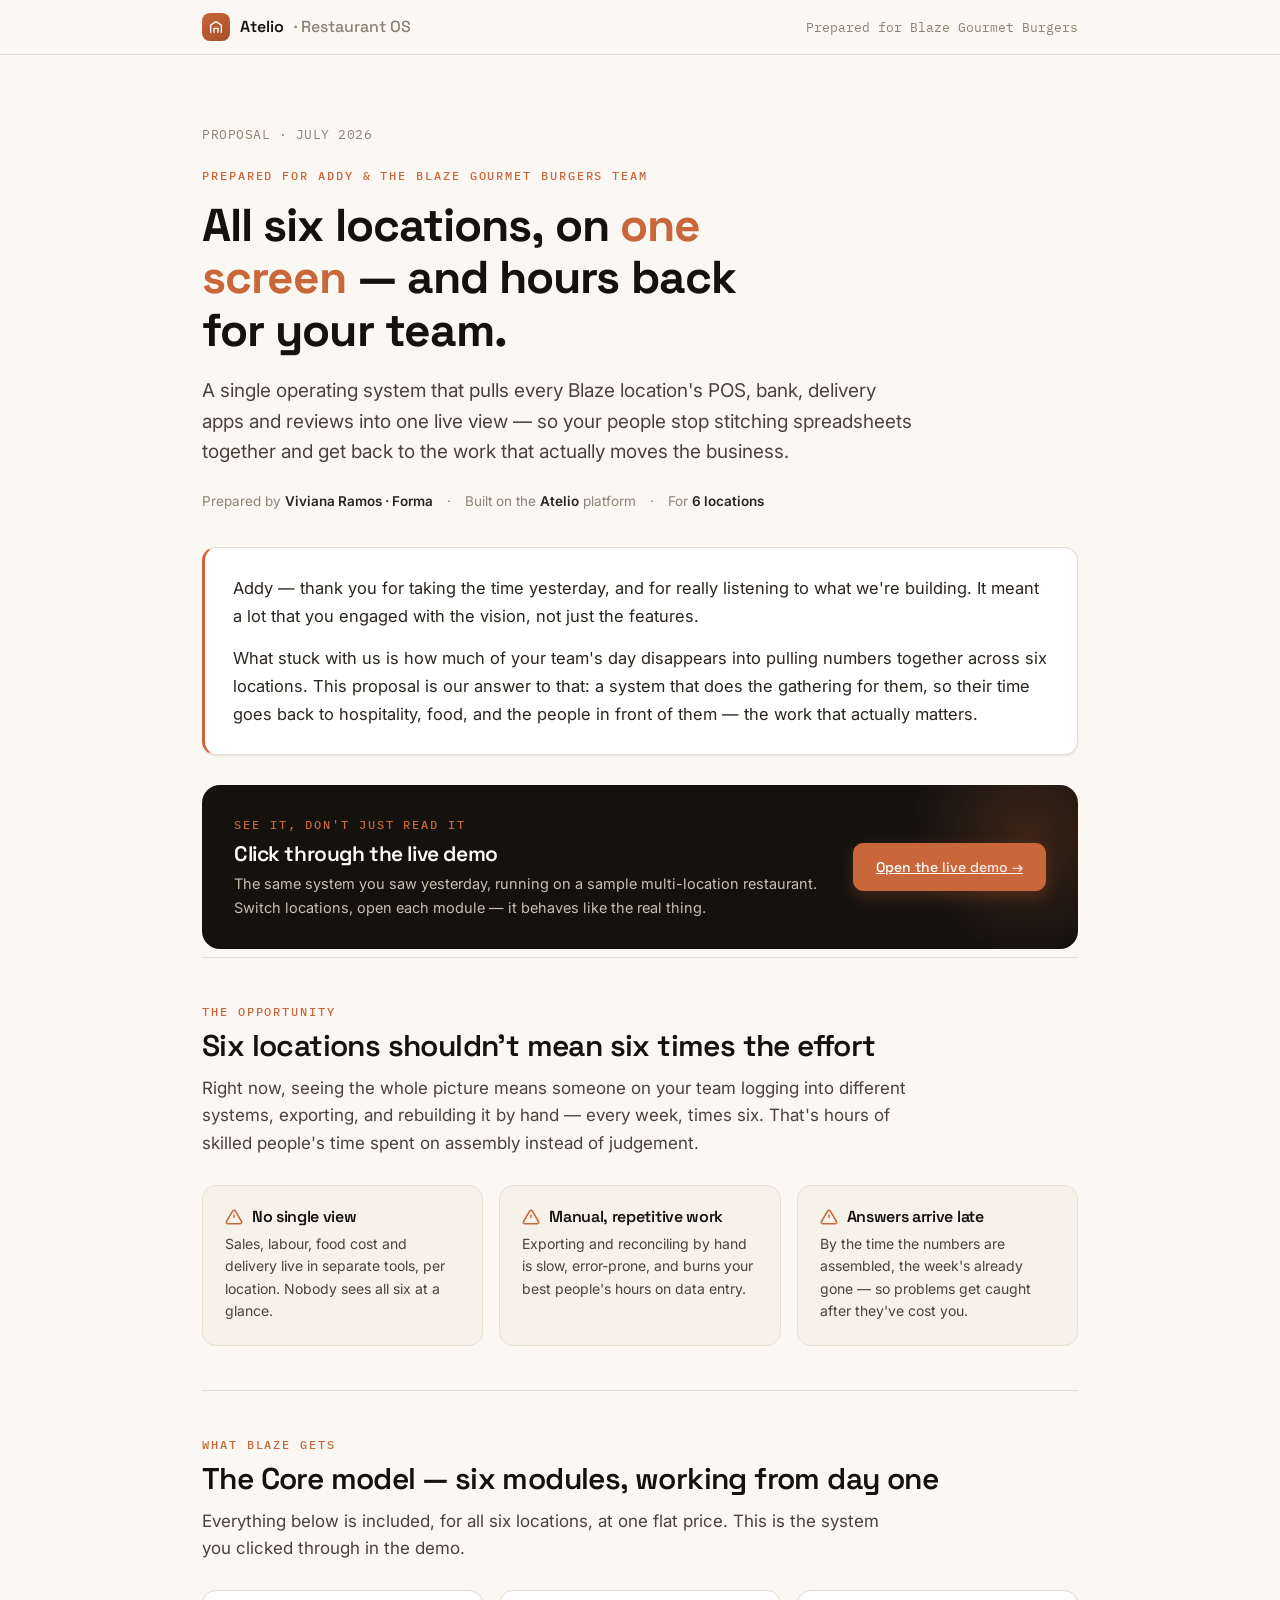
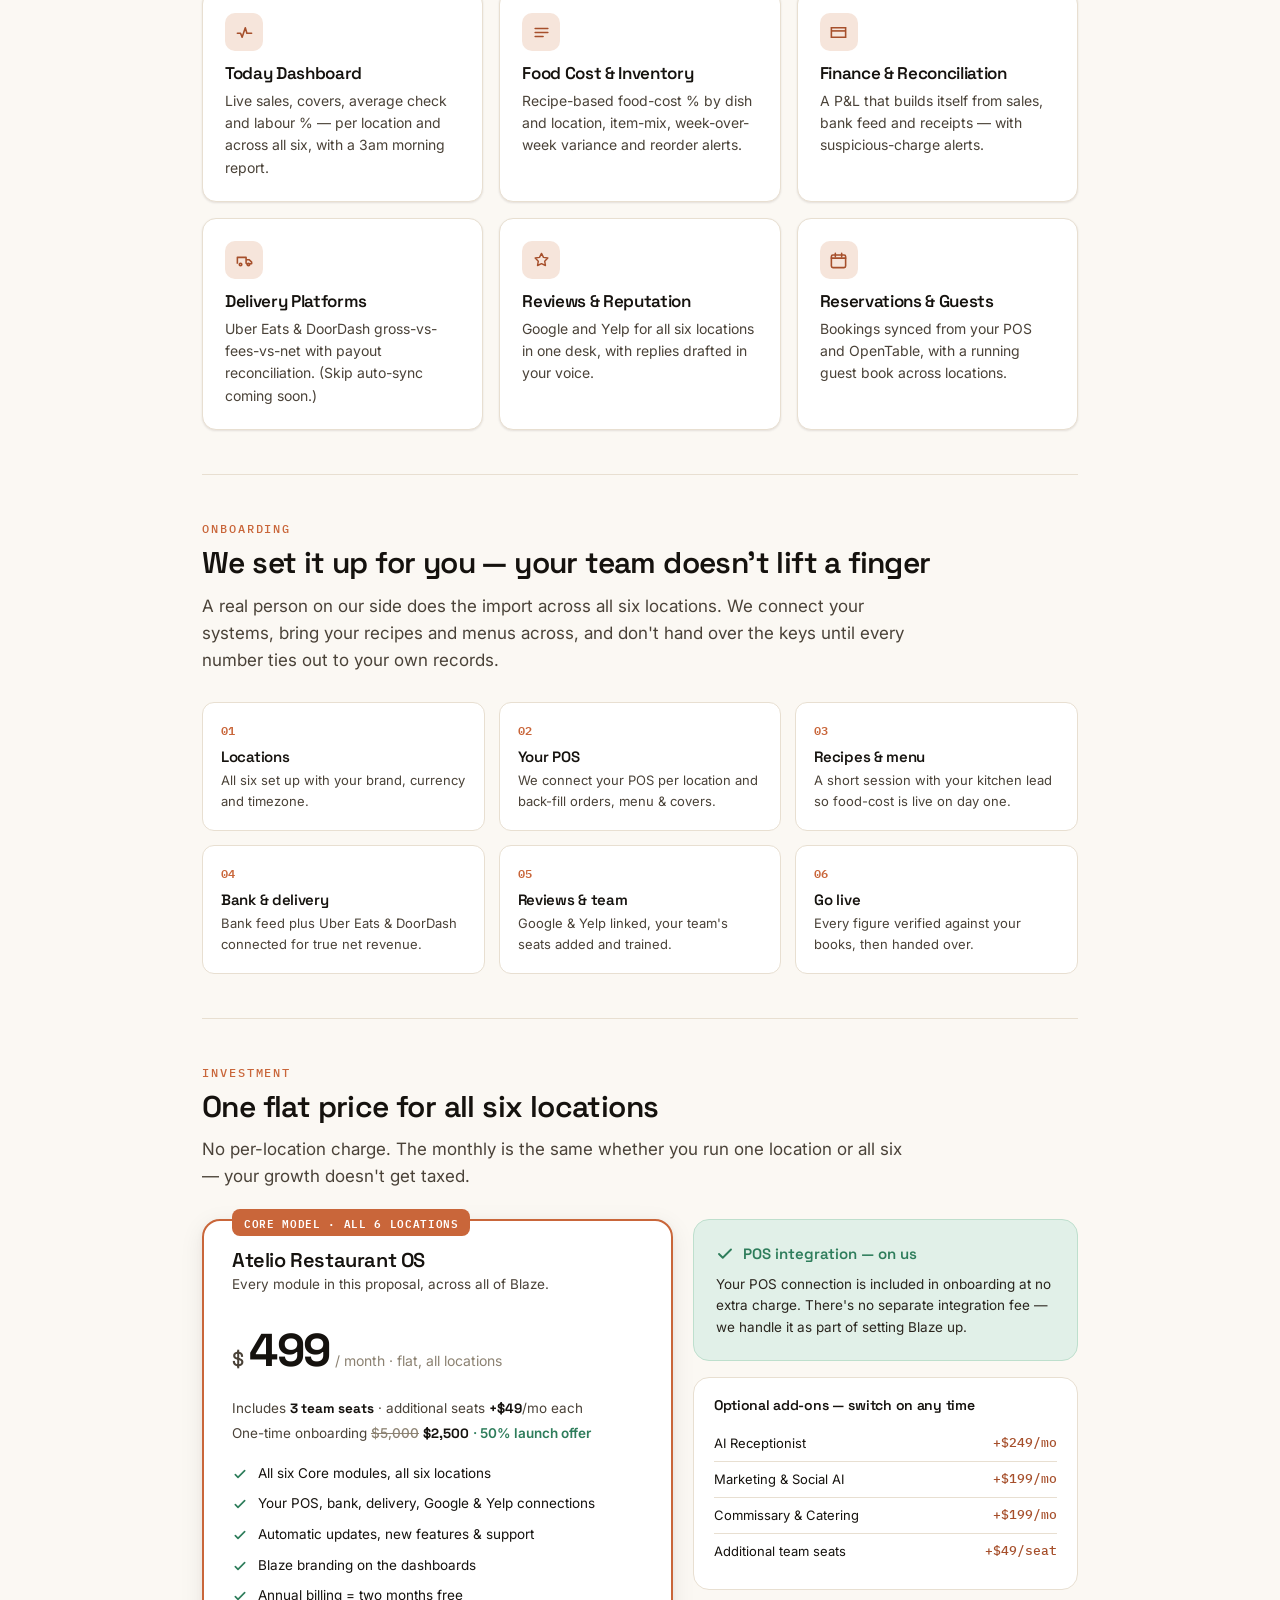
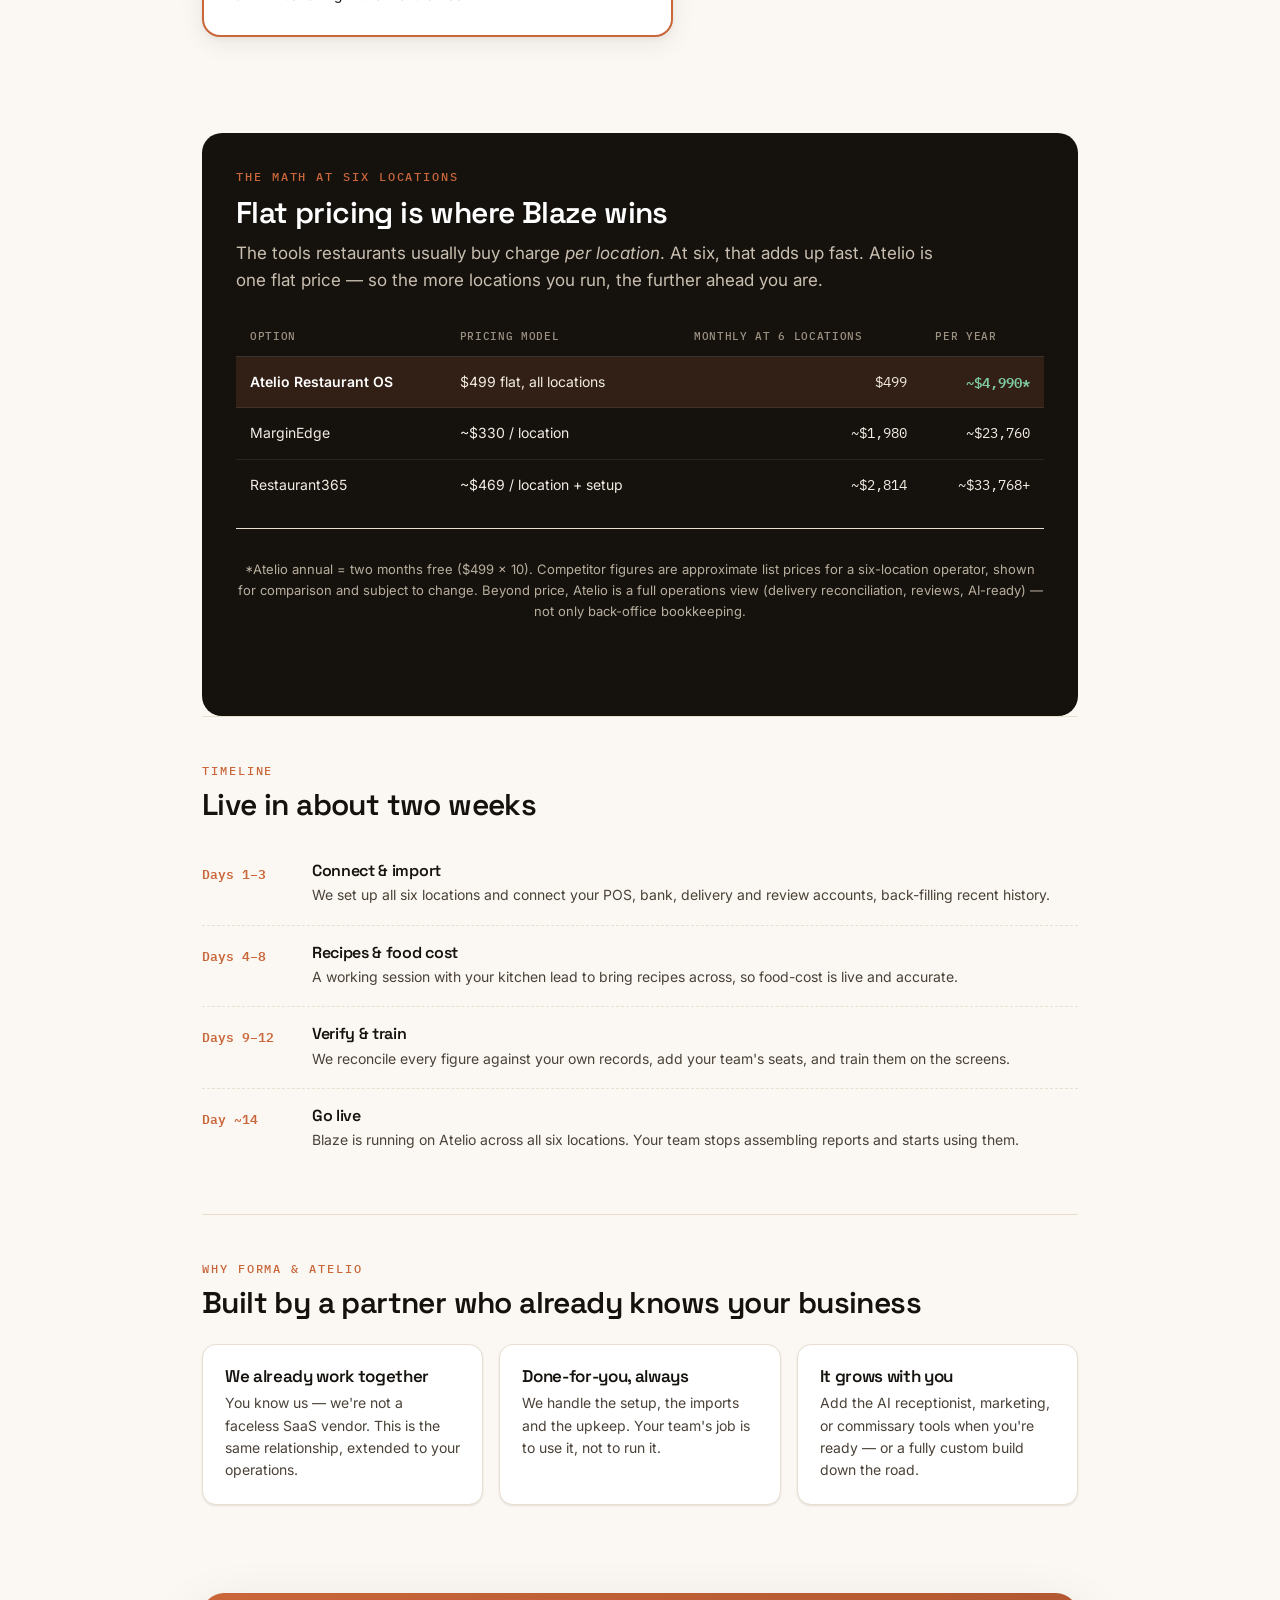
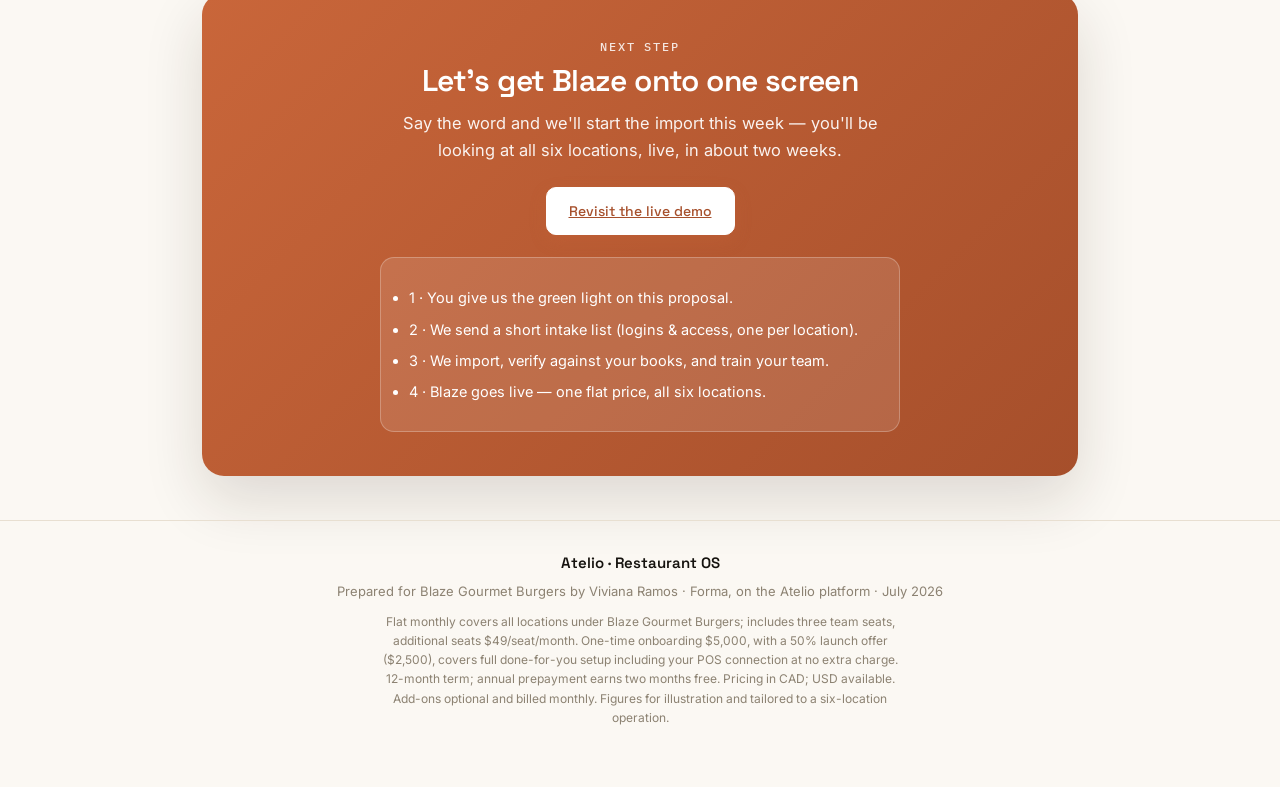
<file: restaurant-os-docs/Proposal.html>
<!DOCTYPE html>
<html lang="en">
<head>
<meta charset="UTF-8">
<meta name="viewport" content="width=device-width, initial-scale=1.0">
<title>Atelio Restaurant OS — Proposal for Blaze Gourmet Burgers</title>
<link rel="preconnect" href="https://fonts.googleapis.com">
<link rel="preconnect" href="https://fonts.gstatic.com" crossorigin>
<link href="https://fonts.googleapis.com/css2?family=Space+Grotesk:wght@400;500;600;700&family=Inter:wght@400;500;600;700&family=IBM+Plex+Mono:wght@400;500;600&display=swap" rel="stylesheet">
<style>
  :root{
    --ink:#15120E; --ink-2:#2A251E; --ink-3:#4A4238;
    --paper:#FBF8F3; --surface:#FFFFFF; --surface-2:#F6F1E9;
    --line:#E8DFD1; --line-2:#DCD1BE;
    --muted:#8C8272; --muted-2:#A79C89;
    --accent:#C9663A; --accent-d:#A64F2B; --accent-soft:#F6E5DB;
    --green:#2E7D5B; --green-soft:#E1F0E8;
    --amber:#C6952F; --amber-soft:#F7EBD1;
    --red:#C0503A; --blue:#3C6E9E; --blue-soft:#E1EBF4;
    --shadow-sm:0 1px 2px rgba(30,20,10,.06),0 1px 3px rgba(30,20,10,.05);
    --shadow:0 6px 24px rgba(40,28,14,.08),0 2px 6px rgba(40,28,14,.05);
    --shadow-lg:0 24px 60px rgba(40,28,14,.14);
    --r:16px; --font-d:'Space Grotesk',sans-serif; --font:'Inter',sans-serif; --font-m:'IBM Plex Mono',monospace;
  }
  *{box-sizing:border-box;margin:0;padding:0}
  html{scroll-behavior:smooth}
  body{font-family:var(--font);background:var(--paper);color:var(--ink);line-height:1.6;-webkit-font-smoothing:antialiased}
  h1,h2,h3,h4{font-family:var(--font-d);font-weight:600;line-height:1.14;letter-spacing:-.02em}
  a{color:var(--accent-d)}
  .mono{font-family:var(--font-m)}
  .wrap{max-width:940px;margin:0 auto;padding:0 32px}
  .eyebrow{font-family:var(--font-m);font-size:12px;letter-spacing:.16em;text-transform:uppercase;color:var(--accent);font-weight:500}

  /* top bar */
  .bar{position:sticky;top:0;z-index:20;background:rgba(251,248,243,.9);backdrop-filter:blur(12px);border-bottom:1px solid var(--line)}
  .bar-in{max-width:940px;margin:0 auto;padding:13px 32px;display:flex;align-items:center;gap:12px}
  .brand{display:flex;align-items:center;gap:10px;font-family:var(--font-d);font-weight:600;font-size:16px}
  .logo{width:28px;height:28px;border-radius:8px;background:linear-gradient(150deg,var(--accent),var(--accent-d));display:grid;place-items:center}
  .logo svg{width:16px;height:16px}
  .brand .prod{color:var(--muted);font-weight:500}
  .bar .prep{margin-left:auto;font-size:12.5px;color:var(--muted);font-family:var(--font-m)}
  @media(max-width:640px){.bar .prep{display:none}}
  .btn{font-family:var(--font-d);font-weight:500;font-size:14px;padding:12px 22px;border-radius:10px;border:1px solid var(--accent);background:var(--accent);color:#fff;cursor:pointer;display:inline-block;transition:.16s;box-shadow:0 6px 16px rgba(201,102,58,.26)}
  .btn:hover{background:var(--accent-d)}
  .btn.ghost{background:transparent;color:var(--accent-d);box-shadow:none}
  .btn.ghost:hover{background:var(--accent-soft)}

  /* hero */
  .hero{padding:70px 0 34px}
  .hero .for{font-family:var(--font-m);font-size:13px;color:var(--muted);letter-spacing:.04em;margin-bottom:20px}
  .hero h1{font-size:46px;font-weight:700;max-width:18ch}
  .hero h1 em{font-style:normal;color:var(--accent)}
  .hero .sub{font-size:19px;color:var(--ink-3);margin-top:20px;max-width:60ch}
  .hero .byline{margin-top:24px;font-size:13.5px;color:var(--muted);display:flex;gap:14px;flex-wrap:wrap;align-items:center}
  .hero .byline b{color:var(--ink-2);font-weight:600}
  @media(max-width:640px){.hero h1{font-size:34px}.hero{padding:44px 0 24px}}

  .note{background:var(--surface);border:1px solid var(--line);border-left:3px solid var(--accent);border-radius:14px;padding:26px 28px;box-shadow:var(--shadow-sm);font-size:16.5px;color:var(--ink-2);line-height:1.7}
  .note p+p{margin-top:14px}

  .democta{margin:30px 0 8px;background:var(--ink);border-radius:18px;padding:30px 32px;display:flex;align-items:center;gap:24px;flex-wrap:wrap;position:relative;overflow:hidden}
  .democta::after{content:"";position:absolute;right:-70px;top:-70px;width:240px;height:240px;background:radial-gradient(circle,rgba(201,102,58,.22),transparent 70%)}
  .democta .dt{flex:1;min-width:240px;position:relative}
  .democta h3{color:#fff;font-size:21px}
  .democta p{color:#C9BFB0;font-size:14.5px;margin-top:6px}
  .democta .btn{position:relative}

  section.blk{padding:44px 0;border-top:1px solid var(--line)}
  .blk h2{font-size:30px;font-weight:600}
  .blk .lead{font-size:17px;color:var(--ink-3);margin-top:12px;max-width:64ch}
  .blk h2+.grid,.blk .lead+.grid,.blk h2+.steps,.blk .lead+.steps{margin-top:28px}

  .grid{display:grid;gap:16px}
  .g3{grid-template-columns:repeat(3,1fr)}
  .g2{grid-template-columns:repeat(2,1fr)}
  @media(max-width:800px){.g3{grid-template-columns:1fr 1fr}}
  @media(max-width:560px){.g3,.g2{grid-template-columns:1fr}}
  .card{background:var(--surface);border:1px solid var(--line);border-radius:14px;padding:22px;box-shadow:var(--shadow-sm)}
  .card .ic{width:38px;height:38px;border-radius:10px;background:var(--accent-soft);color:var(--accent-d);display:grid;place-items:center;margin-bottom:13px}
  .card .ic svg{width:19px;height:19px}
  .card h3{font-size:17px;margin-bottom:6px}
  .card p{font-size:14px;color:var(--ink-3)}

  .pain{background:var(--surface-2);border:1px solid var(--line);border-radius:14px;padding:22px}
  .pain h3{font-size:16px;margin-bottom:7px;display:flex;align-items:center;gap:9px}
  .pain h3 svg{width:18px;height:18px;color:var(--accent)}
  .pain p{font-size:14px;color:var(--ink-3)}

  .steps{display:grid;grid-template-columns:repeat(3,1fr);gap:14px}
  @media(max-width:640px){.steps{grid-template-columns:1fr}}
  .step{background:var(--surface);border:1px solid var(--line);border-radius:12px;padding:18px}
  .step .n{font-family:var(--font-m);font-size:12px;color:var(--accent);font-weight:600;margin-bottom:8px}
  .step h4{font-size:15px;margin-bottom:5px}
  .step p{font-size:13px;color:var(--ink-3)}

  /* investment */
  .invest{display:grid;grid-template-columns:1.1fr .9fr;gap:20px;margin-top:28px}
  @media(max-width:760px){.invest{grid-template-columns:1fr}}
  .plan{background:var(--surface);border:2px solid var(--accent);border-radius:18px;padding:28px;box-shadow:var(--shadow);position:relative}
  .plan .tag{position:absolute;top:-12px;left:28px;background:var(--accent);color:#fff;font-family:var(--font-m);font-size:11px;letter-spacing:.06em;padding:5px 12px;border-radius:8px;font-weight:600}
  .plan h3{font-size:20px;margin-bottom:3px}
  .plan .pd{font-size:13.5px;color:var(--ink-3);margin-bottom:18px}
  .bigp{display:flex;align-items:baseline;gap:5px}
  .bigp .c{font-family:var(--font-d);font-size:20px;font-weight:500;color:var(--ink-3)}
  .bigp .a{font-family:var(--font-d);font-size:46px;font-weight:700;letter-spacing:-.03em}
  .bigp .p{font-size:14px;color:var(--muted)}
  .setl{margin-top:8px;font-size:13.5px;color:var(--ink-3)}
  .setl b{font-family:var(--font-d);color:var(--ink)}
  .incl{list-style:none;margin-top:18px;display:flex;flex-direction:column;gap:9px}
  .incl li{display:flex;gap:10px;font-size:13.5px;align-items:flex-start}
  .incl li svg{width:16px;height:16px;color:var(--green);flex-shrink:0;margin-top:3px}
  .side-cards{display:flex;flex-direction:column;gap:16px}
  .free{background:var(--green-soft);border:1px solid #BEDFCD;border-radius:16px;padding:22px}
  .free .fh{display:flex;align-items:center;gap:9px;font-family:var(--font-d);font-weight:600;font-size:15px;color:var(--green);margin-bottom:8px}
  .free .fh svg{width:18px;height:18px}
  .free p{font-size:13.5px;color:var(--ink-2)}
  .addbox{background:var(--surface);border:1px solid var(--line);border-radius:16px;padding:20px}
  .addbox h4{font-size:14px;margin-bottom:12px}
  .addrow{display:flex;justify-content:space-between;font-size:13px;padding:7px 0;border-bottom:1px solid var(--line)}
  .addrow:last-child{border:none}
  .addrow .v{font-family:var(--font-m);color:var(--accent-d);font-weight:500}

  /* ROI */
  .roi{background:var(--ink);color:#F3ECE2;border-radius:20px;padding:34px;margin-top:8px}
  .roi h2{color:#fff}
  .roi .lead{color:#C9BFB0;margin-top:10px}
  .roitbl{width:100%;border-collapse:collapse;margin-top:24px}
  .roitbl th{text-align:left;font-family:var(--font-m);font-size:11px;letter-spacing:.06em;text-transform:uppercase;color:#9C9284;font-weight:500;padding:10px 14px;border-bottom:1px solid rgba(255,255,255,.14)}
  .roitbl td{padding:14px;font-size:14px;border-bottom:1px solid rgba(255,255,255,.08)}
  .roitbl td.num{font-family:var(--font-m);text-align:right}
  .roitbl tr.us td{background:rgba(201,102,58,.16)}
  .roitbl tr.us td:first-child{font-weight:600;color:#fff}
  .roitbl tr:last-child td{border-bottom:none}
  .roitbl .hl{color:#7FCBA3;font-weight:600}
  .roi .foot{margin-top:18px;font-size:13px;color:#B8AE9E;line-height:1.6}

  /* roadmap */
  .phase{display:flex;gap:18px;padding:18px 0;border-bottom:1px dashed var(--line)}
  .phase:last-child{border:none}
  .phase .ph-n{flex-shrink:0;width:92px;font-family:var(--font-m);font-size:12.5px;color:var(--accent);font-weight:600;padding-top:2px}
  .phase .ph-b h4{font-size:16px;margin-bottom:4px}
  .phase .ph-b p{font-size:14px;color:var(--ink-3)}

  .why{display:grid;grid-template-columns:repeat(3,1fr);gap:16px;margin-top:24px}
  @media(max-width:640px){.why{grid-template-columns:1fr}}

  .cta-band{background:linear-gradient(135deg,var(--accent),var(--accent-d));border-radius:22px;padding:44px;text-align:center;color:#fff;box-shadow:var(--shadow-lg);margin:44px 0}
  .cta-band h2{color:#fff;font-size:30px}
  .cta-band p{color:rgba(255,255,255,.92);max-width:52ch;margin:12px auto 0;font-size:16.5px}
  .cta-band .btn{margin-top:24px;background:#fff;color:var(--accent-d);border-color:#fff}
  .cta-band .btn:hover{background:#f3ece2}
  .next{max-width:520px;margin:22px auto 0;text-align:left;background:rgba(255,255,255,.12);border:1px solid rgba(255,255,255,.25);border-radius:14px;padding:20px 24px}
  .next li{font-size:14.5px;margin:8px 0 8px 4px;color:#fff}

  .foot{border-top:1px solid var(--line);padding:30px 0 60px;text-align:center;color:var(--muted);font-size:13px}
  .foot .fl{font-family:var(--font-d);font-weight:600;color:var(--ink);font-size:15px;margin-bottom:6px}
  .foot .terms{max-width:66ch;margin:10px auto 0;font-size:12px;line-height:1.6}
</style>
</head>
<body>

<div class="bar">
  <div class="bar-in">
    <span class="brand"><span class="logo"><svg viewBox="0 0 24 24" fill="none"><path d="M4 20V9l8-5 8 5v11" stroke="#fff" stroke-width="2" stroke-linejoin="round" stroke-linecap="round"/><path d="M9 20v-6h6v6" stroke="#fff" stroke-width="2" stroke-linecap="round"/></svg></span>Atelio <span class="prod">· Restaurant OS</span></span>
    <span class="prep">Prepared for Blaze Gourmet Burgers</span>
  </div>
</div>

<div class="wrap">

  <!-- HERO -->
  <section class="hero">
    <div class="for">PROPOSAL · JULY 2026</div>
    <div class="eyebrow">Prepared for Addy &amp; the Blaze Gourmet Burgers team</div>
    <h1 style="margin-top:14px">All six locations, on <em>one screen</em> — and hours back for your team.</h1>
    <p class="sub">A single operating system that pulls every Blaze location's POS, bank, delivery apps and reviews into one live view — so your people stop stitching spreadsheets together and get back to the work that actually moves the business.</p>
    <div class="byline">
      <span>Prepared by <b>Viviana Ramos · Forma</b></span><span>·</span>
      <span>Built on the <b>Atelio</b> platform</span><span>·</span>
      <span>For <b>6 locations</b></span>
    </div>
  </section>

  <!-- INTRO NOTE -->
  <div class="note">
    <p>Addy — thank you for taking the time yesterday, and for really listening to what we're building. It meant a lot that you engaged with the vision, not just the features.</p>
    <p>What stuck with us is how much of your team's day disappears into pulling numbers together across six locations. This proposal is our answer to that: a system that does the gathering for them, so their time goes back to hospitality, food, and the people in front of them — the work that actually matters.</p>
  </div>

  <!-- DEMO CTA -->
  <div class="democta">
    <div class="dt">
      <div class="eyebrow" style="color:var(--accent)">See it, don't just read it</div>
      <h3 style="margin-top:8px">Click through the live demo</h3>
      <p>The same system you saw yesterday, running on a sample multi-location restaurant. Switch locations, open each module — it behaves like the real thing.</p>
    </div>
    <a class="btn" href="index.html">Open the live demo →</a>
  </div>

  <!-- OPPORTUNITY -->
  <section class="blk">
    <div class="eyebrow">The opportunity</div>
    <h2 style="margin-top:8px">Six locations shouldn't mean six times the effort</h2>
    <p class="lead">Right now, seeing the whole picture means someone on your team logging into different systems, exporting, and rebuilding it by hand — every week, times six. That's hours of skilled people's time spent on assembly instead of judgement.</p>
    <div class="grid g3">
      <div class="pain">
        <h3><svg viewBox="0 0 24 24" fill="none"><path d="M12 9v4m0 4h.01M10.3 3.9L2 18a2 2 0 001.7 3h16.6A2 2 0 0022 18L13.7 3.9a2 2 0 00-3.4 0z" stroke="currentColor" stroke-width="2" stroke-linejoin="round"/></svg>No single view</h3>
        <p>Sales, labour, food cost and delivery live in separate tools, per location. Nobody sees all six at a glance.</p>
      </div>
      <div class="pain">
        <h3><svg viewBox="0 0 24 24" fill="none"><path d="M12 9v4m0 4h.01M10.3 3.9L2 18a2 2 0 001.7 3h16.6A2 2 0 0022 18L13.7 3.9a2 2 0 00-3.4 0z" stroke="currentColor" stroke-width="2" stroke-linejoin="round"/></svg>Manual, repetitive work</h3>
        <p>Exporting and reconciling by hand is slow, error-prone, and burns your best people's hours on data entry.</p>
      </div>
      <div class="pain">
        <h3><svg viewBox="0 0 24 24" fill="none"><path d="M12 9v4m0 4h.01M10.3 3.9L2 18a2 2 0 001.7 3h16.6A2 2 0 0022 18L13.7 3.9a2 2 0 00-3.4 0z" stroke="currentColor" stroke-width="2" stroke-linejoin="round"/></svg>Answers arrive late</h3>
        <p>By the time the numbers are assembled, the week's already gone — so problems get caught after they've cost you.</p>
      </div>
    </div>
  </section>

  <!-- WHAT YOU GET -->
  <section class="blk">
    <div class="eyebrow">What Blaze gets</div>
    <h2 style="margin-top:8px">The Core model — six modules, working from day one</h2>
    <p class="lead">Everything below is included, for all six locations, at one flat price. This is the system you clicked through in the demo.</p>
    <div class="grid g3">
      <div class="card"><div class="ic"><svg viewBox="0 0 24 24" fill="none"><path d="M3 13h4l2 5 4-12 2 7h6" stroke="currentColor" stroke-width="2" stroke-linecap="round" stroke-linejoin="round"/></svg></div><h3>Today Dashboard</h3><p>Live sales, covers, average check and labour % — per location and across all six, with a 3am morning report.</p></div>
      <div class="card"><div class="ic"><svg viewBox="0 0 24 24" fill="none"><path d="M4 7h16M4 12h16M4 17h10" stroke="currentColor" stroke-width="2" stroke-linecap="round"/></svg></div><h3>Food Cost &amp; Inventory</h3><p>Recipe-based food-cost % by dish and location, item-mix, week-over-week variance and reorder alerts.</p></div>
      <div class="card"><div class="ic"><svg viewBox="0 0 24 24" fill="none"><path d="M3 6h18v12H3z" stroke="currentColor" stroke-width="2"/><path d="M3 10h18" stroke="currentColor" stroke-width="2"/></svg></div><h3>Finance &amp; Reconciliation</h3><p>A P&amp;L that builds itself from sales, bank feed and receipts — with suspicious-charge alerts.</p></div>
      <div class="card"><div class="ic"><svg viewBox="0 0 24 24" fill="none"><path d="M3 16V8h11v8M14 11h4l3 3v2h-7" stroke="currentColor" stroke-width="2" stroke-linejoin="round"/><circle cx="7" cy="17" r="1.6" stroke="currentColor" stroke-width="2"/><circle cx="17" cy="17" r="1.6" stroke="currentColor" stroke-width="2"/></svg></div><h3>Delivery Platforms</h3><p>Uber Eats &amp; DoorDash gross-vs-fees-vs-net with payout reconciliation. (Skip auto-sync coming soon.)</p></div>
      <div class="card"><div class="ic"><svg viewBox="0 0 24 24" fill="none"><path d="M12 3l2.5 5 5.5.8-4 4 1 5.5L12 16l-5 2.3 1-5.5-4-4 5.5-.8z" stroke="currentColor" stroke-width="1.8" stroke-linejoin="round"/></svg></div><h3>Reviews &amp; Reputation</h3><p>Google and Yelp for all six locations in one desk, with replies drafted in your voice.</p></div>
      <div class="card"><div class="ic"><svg viewBox="0 0 24 24" fill="none"><rect x="3" y="5" width="18" height="16" rx="2" stroke="currentColor" stroke-width="2"/><path d="M3 9h18M8 3v4M16 3v4" stroke="currentColor" stroke-width="2" stroke-linecap="round"/></svg></div><h3>Reservations &amp; Guests</h3><p>Bookings synced from your POS and OpenTable, with a running guest book across locations.</p></div>
    </div>
  </section>

  <!-- ONBOARDING -->
  <section class="blk">
    <div class="eyebrow">Onboarding</div>
    <h2 style="margin-top:8px">We set it up for you — your team doesn't lift a finger</h2>
    <p class="lead">A real person on our side does the import across all six locations. We connect your systems, bring your recipes and menus across, and don't hand over the keys until every number ties out to your own records.</p>
    <div class="steps">
      <div class="step"><div class="n">01</div><h4>Locations</h4><p>All six set up with your brand, currency and timezone.</p></div>
      <div class="step"><div class="n">02</div><h4>Your POS</h4><p>We connect your POS per location and back-fill orders, menu &amp; covers.</p></div>
      <div class="step"><div class="n">03</div><h4>Recipes &amp; menu</h4><p>A short session with your kitchen lead so food-cost is live on day one.</p></div>
      <div class="step"><div class="n">04</div><h4>Bank &amp; delivery</h4><p>Bank feed plus Uber Eats &amp; DoorDash connected for true net revenue.</p></div>
      <div class="step"><div class="n">05</div><h4>Reviews &amp; team</h4><p>Google &amp; Yelp linked, your team's seats added and trained.</p></div>
      <div class="step"><div class="n">06</div><h4>Go live</h4><p>Every figure verified against your books, then handed over.</p></div>
    </div>
  </section>

  <!-- INVESTMENT -->
  <section class="blk">
    <div class="eyebrow">Investment</div>
    <h2 style="margin-top:8px">One flat price for all six locations</h2>
    <p class="lead">No per-location charge. The monthly is the same whether you run one location or all six — your growth doesn't get taxed.</p>
    <div class="invest">
      <div class="plan">
        <span class="tag">CORE MODEL · ALL 6 LOCATIONS</span>
        <h3>Atelio Restaurant OS</h3>
        <p class="pd">Every module in this proposal, across all of Blaze.</p>
        <div class="bigp"><span class="c">$</span><span class="a">499</span><span class="p">/ month · flat, all locations</span></div>
        <div class="setl" style="margin-top:10px">Includes <b>3 team seats</b> · additional seats <b>+$49</b>/mo each</div>
        <div class="setl" style="margin-top:4px">One-time onboarding <s style="color:var(--muted);font-weight:500">$5,000</s> <b>$2,500</b> <span style="color:var(--green);font-weight:600">· 50% launch offer</span></div>
        <ul class="incl">
          <li><svg viewBox="0 0 24 24" fill="none"><path d="M5 13l4 4L19 7" stroke="currentColor" stroke-width="2.5" stroke-linecap="round" stroke-linejoin="round"/></svg>All six Core modules, all six locations</li>
          <li><svg viewBox="0 0 24 24" fill="none"><path d="M5 13l4 4L19 7" stroke="currentColor" stroke-width="2.5" stroke-linecap="round" stroke-linejoin="round"/></svg>Your POS, bank, delivery, Google &amp; Yelp connections</li>
          <li><svg viewBox="0 0 24 24" fill="none"><path d="M5 13l4 4L19 7" stroke="currentColor" stroke-width="2.5" stroke-linecap="round" stroke-linejoin="round"/></svg>Automatic updates, new features &amp; support</li>
          <li><svg viewBox="0 0 24 24" fill="none"><path d="M5 13l4 4L19 7" stroke="currentColor" stroke-width="2.5" stroke-linecap="round" stroke-linejoin="round"/></svg>Blaze branding on the dashboards</li>
          <li><svg viewBox="0 0 24 24" fill="none"><path d="M5 13l4 4L19 7" stroke="currentColor" stroke-width="2.5" stroke-linecap="round" stroke-linejoin="round"/></svg>Annual billing = two months free</li>
        </ul>
      </div>
      <div class="side-cards">
        <div class="free">
          <div class="fh"><svg viewBox="0 0 24 24" fill="none"><path d="M20 6L9 17l-5-5" stroke="currentColor" stroke-width="2.5" stroke-linecap="round" stroke-linejoin="round"/></svg>POS integration — on us</div>
          <p>Your POS connection is included in onboarding at no extra charge. There's no separate integration fee — we handle it as part of setting Blaze up.</p>
        </div>
        <div class="addbox">
          <h4>Optional add-ons — switch on any time</h4>
          <div class="addrow"><span>AI Receptionist</span><span class="v">+$249/mo</span></div>
          <div class="addrow"><span>Marketing &amp; Social AI</span><span class="v">+$199/mo</span></div>
          <div class="addrow"><span>Commissary &amp; Catering</span><span class="v">+$199/mo</span></div>
          <div class="addrow"><span>Additional team seats</span><span class="v">+$49/seat</span></div>
        </div>
      </div>
    </div>
  </section>

  <!-- ROI -->
  <section class="blk" style="border:none;padding-bottom:0">
    <div class="roi">
      <div class="eyebrow" style="color:var(--accent)">The math at six locations</div>
      <h2 style="margin-top:10px">Flat pricing is where Blaze wins</h2>
      <p class="lead">The tools restaurants usually buy charge <em>per location</em>. At six, that adds up fast. Atelio is one flat price — so the more locations you run, the further ahead you are.</p>
      <table class="roitbl">
        <thead><tr><th>Option</th><th>Pricing model</th><th class="num">Monthly at 6 locations</th><th class="num">Per year</th></tr></thead>
        <tbody>
          <tr class="us"><td>Atelio Restaurant OS</td><td>$499 flat, all locations</td><td class="num">$499</td><td class="num hl">~$4,990*</td></tr>
          <tr><td>MarginEdge</td><td>~$330 / location</td><td class="num">~$1,980</td><td class="num">~$23,760</td></tr>
          <tr><td>Restaurant365</td><td>~$469 / location + setup</td><td class="num">~$2,814</td><td class="num">~$33,768+</td></tr>
        </tbody>
      </table>
      <div class="foot">*Atelio annual = two months free ($499 × 10). Competitor figures are approximate list prices for a six-location operator, shown for comparison and subject to change. Beyond price, Atelio is a full operations view (delivery reconciliation, reviews, AI-ready) — not only back-office bookkeeping.</div>
    </div>
  </section>

  <!-- ROADMAP -->
  <section class="blk">
    <div class="eyebrow">Timeline</div>
    <h2 style="margin-top:8px">Live in about two weeks</h2>
    <div style="margin-top:22px">
      <div class="phase"><div class="ph-n">Days 1–3</div><div class="ph-b"><h4>Connect &amp; import</h4><p>We set up all six locations and connect your POS, bank, delivery and review accounts, back-filling recent history.</p></div></div>
      <div class="phase"><div class="ph-n">Days 4–8</div><div class="ph-b"><h4>Recipes &amp; food cost</h4><p>A working session with your kitchen lead to bring recipes across, so food-cost is live and accurate.</p></div></div>
      <div class="phase"><div class="ph-n">Days 9–12</div><div class="ph-b"><h4>Verify &amp; train</h4><p>We reconcile every figure against your own records, add your team's seats, and train them on the screens.</p></div></div>
      <div class="phase"><div class="ph-n">Day ~14</div><div class="ph-b"><h4>Go live</h4><p>Blaze is running on Atelio across all six locations. Your team stops assembling reports and starts using them.</p></div></div>
    </div>
  </section>

  <!-- WHY -->
  <section class="blk">
    <div class="eyebrow">Why Forma &amp; Atelio</div>
    <h2 style="margin-top:8px">Built by a partner who already knows your business</h2>
    <div class="why">
      <div class="card"><h3>We already work together</h3><p>You know us — we're not a faceless SaaS vendor. This is the same relationship, extended to your operations.</p></div>
      <div class="card"><h3>Done-for-you, always</h3><p>We handle the setup, the imports and the upkeep. Your team's job is to use it, not to run it.</p></div>
      <div class="card"><h3>It grows with you</h3><p>Add the AI receptionist, marketing, or commissary tools when you're ready — or a fully custom build down the road.</p></div>
    </div>
  </section>

</div>

<!-- CTA -->
<div class="wrap">
  <div class="cta-band">
    <div class="eyebrow" style="color:rgba(255,255,255,.85)">Next step</div>
    <h2 style="margin-top:8px">Let's get Blaze onto one screen</h2>
    <p>Say the word and we'll start the import this week — you'll be looking at all six locations, live, in about two weeks.</p>
    <a class="btn" href="index.html">Revisit the live demo</a>
    <ul class="next">
      <li>1 · You give us the green light on this proposal.</li>
      <li>2 · We send a short intake list (logins &amp; access, one per location).</li>
      <li>3 · We import, verify against your books, and train your team.</li>
      <li>4 · Blaze goes live — one flat price, all six locations.</li>
    </ul>
  </div>
</div>

<div class="foot">
  <div class="wrap">
    <div class="fl">Atelio · Restaurant OS</div>
    <div>Prepared for Blaze Gourmet Burgers by Viviana Ramos · Forma, on the Atelio platform · July 2026</div>
    <div class="terms">Flat monthly covers all locations under Blaze Gourmet Burgers; includes three team seats, additional seats $49/seat/month. One-time onboarding $5,000, with a 50% launch offer ($2,500), covers full done-for-you setup including your POS connection at no extra charge. 12-month term; annual prepayment earns two months free. Pricing in CAD; USD available. Add-ons optional and billed monthly. Figures for illustration and tailored to a six-location operation.</div>
  </div>
</div>

</body>
</html>
</file>
<file: lataqueria/assets/fonts.css>
/* Fonts subset to the glyphs this app renders (EN + ES). Full faces in the standalone files. */
@font-face{font-family:'Fraunces';font-style:normal;font-weight:200 400;font-display:swap;src:url([data-uri]) format('woff2')}
@font-face{font-family:'Inter';font-style:normal;font-weight:400;font-display:swap;src:url([data-uri]) format('woff2')}
@font-face{font-family:'Inter';font-style:normal;font-weight:500;font-display:swap;src:url([data-uri]) format('woff2')}
@font-face{font-family:'Inter';font-style:normal;font-weight:600;font-display:swap;src:url([data-uri]) format('woff2')}
@font-face{font-family:'Inter';font-style:normal;font-weight:700;font-display:swap;src:url([data-uri]) format('woff2')}
@font-face{font-family:'IBM Plex Mono';font-style:normal;font-weight:400;font-display:swap;src:url([data-uri]) format('woff2')}
@font-face{font-family:'IBM Plex Mono';font-style:normal;font-weight:500;font-display:swap;src:url([data-uri]) format('woff2')}
@font-face{font-family:'Anton';font-style:normal;font-weight:400;font-display:swap;src:url([data-uri]) format('woff2')}
@font-face{font-family:'Archivo Black';font-style:normal;font-weight:400;font-display:swap;src:url([data-uri]) format('woff2')}
@font-face{font-family:'Instrument Serif';font-style:normal;font-weight:400;font-display:swap;src:url([data-uri]) format('woff2')}
@font-face{font-family:'Schibsted Grotesk';font-style:normal;font-weight:400;font-display:swap;src:url([data-uri]) format('woff2')}
@font-face{font-family:'Schibsted Grotesk';font-style:normal;font-weight:500;font-display:swap;src:url([data-uri]) format('woff2')}
@font-face{font-family:'Work Sans';font-style:normal;font-weight:500;font-display:swap;src:url([data-uri]) format('woff2')}
</file>
